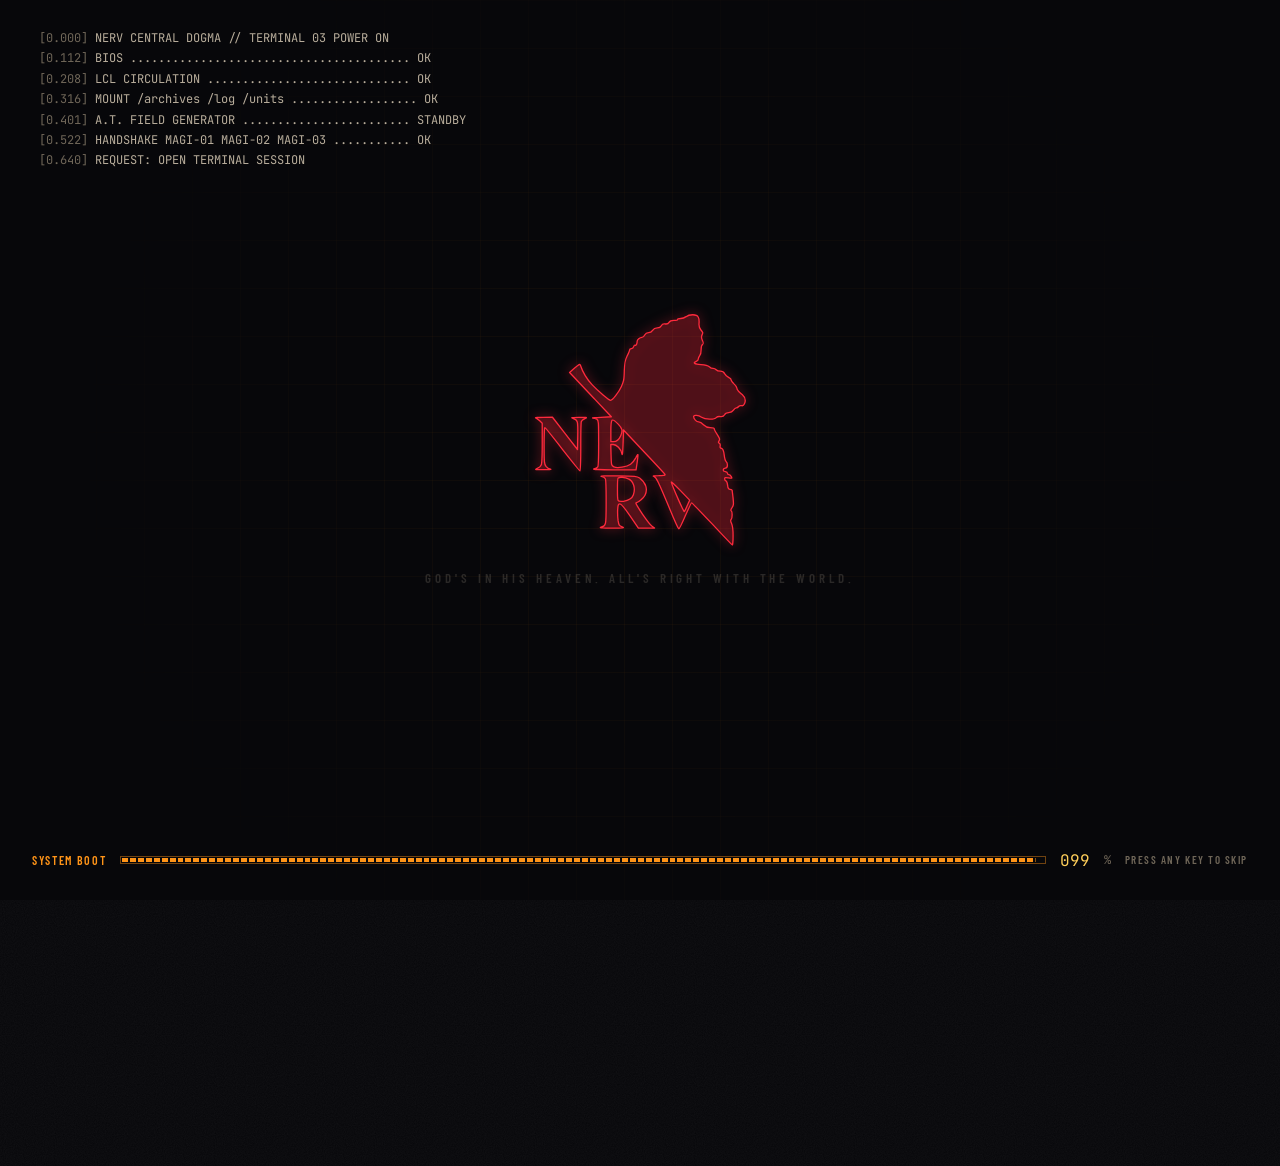
<file: index.html>
<!DOCTYPE html><html data-astro-transition-scope="astro-gyrtbwwo-1" lang="zh-CN" data-theme="magi" data-fx="full"> <head><meta charset="utf-8"><meta name="viewport" content="width=device-width, initial-scale=1, viewport-fit=cover"><script>
  (function () {
    var THEMES = ["magi", "unit01", "unit02", "angel"];
    var FX = ["full", "low", "off"];
    function state() {
      var t = null, f = null;
      try {
        t = localStorage.getItem("nerv:theme");
        f = localStorage.getItem("nerv:fx");
        if (sessionStorage.getItem("nerv:angel") === "1") t = "angel";
      } catch (e) {}
      if (THEMES.indexOf(t) < 0) t = "magi";
      if (FX.indexOf(f) < 0) {
        var reduce = matchMedia("(prefers-reduced-motion: reduce)").matches;
        var coarse = matchMedia("(pointer: coarse)").matches;
        f = reduce || coarse ? "low" : "full";
      }
      return { t: t, f: f };
    }
    function apply(doc) {
      var s = state();
      doc.documentElement.dataset.theme = s.t;
      doc.documentElement.dataset.fx = s.f;
    }
    apply(document);
    // boot sequence: hide the shell before first paint (once per session)
    try {
      if (document.documentElement.dataset.fx !== "off" && !sessionStorage.getItem("nerv:booted")) {
        document.documentElement.classList.add("booting");
        // safety net if the boot script never runs
        setTimeout(function () {
          if (!sessionStorage.getItem("nerv:booted")) document.documentElement.classList.remove("booting");
        }, 6000);
      }
    } catch (e) {}
    document.addEventListener("astro:before-swap", function (e) {
      apply(e.newDocument);
      // root attributes are replaced on swap: carry over runtime capability classes
      ["has-webgl", "has-crosshair"].forEach(function (c) {
        if (document.documentElement.classList.contains(c)) e.newDocument.documentElement.classList.add(c);
      });
    });
  })();
</script><title>NERV-BASE // 特務機関ネルフ・ベース</title><meta name="description" content="NERV-BASE 机密档案库 —— 技术笔记、工作日志与机体档案。"><link rel="canonical" href="https://nerv-base.com/"><meta name="theme-color" content="#07070a"><meta name="color-scheme" content="dark"><meta name="generator" content="Astro v7.4.2"><link rel="icon" href="/favicon.svg" type="image/svg+xml"><link rel="apple-touch-icon" href="/apple-touch-icon.png"><link rel="alternate" type="application/rss+xml" title="NERV-BASE" href="/rss.xml"><link rel="sitemap" href="/sitemap-index.xml"><meta property="og:site_name" content="NERV-BASE"><meta property="og:title" content="NERV-BASE"><meta property="og:description" content="NERV-BASE 机密档案库 —— 技术笔记、工作日志与机体档案。"><meta property="og:type" content="website"><meta property="og:url" content="https://nerv-base.com/"><meta property="og:image" content="https://nerv-base.com/og/default.png"><meta property="og:image:width" content="1200"><meta property="og:image:height" content="630"><meta property="og:locale" content="zh_CN"><meta name="twitter:card" content="summary_large_image"><meta name="twitter:image" content="https://nerv-base.com/og/default.png"><link rel="preload" href="/fonts/eva-ming.076a8bb2.woff2" as="font" type="font/woff2" crossorigin> <style>@font-face{font-family:"EvaMing";src:url("/fonts/eva-ming.076a8bb2.woff2") format("woff2");font-weight:100 900;font-style:normal;font-display:swap;}</style><script defer src="https://umami.nerv-base.com/script.js" data-website-id="9819e1de-2ad7-4efb-9c79-26a27632ddd4" data-domains="nerv-base.com"></script><meta name="astro-view-transitions-enabled" content="true"> <meta name="astro-view-transitions-fallback" content="animate"><script type="module" src="/_astro/ClientRouter.astro_astro_type_script_index_0_lang.Cl372-C-.js"></script><link rel="stylesheet" href="/_astro/Base.BoJgZ5zO.css"><style>.mini-log[data-astro-cid-lcdefpme] p{color:var(--c-fg-2);margin:0;font-size:.875rem}.mini-log[data-astro-cid-lcdefpme] img{display:none}.mini-log[data-astro-cid-lcdefpme] p:has(>img):after{content:"▣ IMG";font-family:var(--f-hud);letter-spacing:.16em;color:var(--c-fg-3);margin-left:.25rem;font-size:.6875rem}.mini-log[data-astro-cid-lcdefpme]{-webkit-line-clamp:3;-webkit-box-orient:vertical;display:-webkit-box;overflow:hidden}
</style><link rel="stylesheet" href="/_astro/code999.D8M2jxet.css"><link rel="stylesheet" href="/_astro/waline.vwYoXT3E.css"><script type="module" src="/_astro/page.DPstRSKW.js"></script><style>[data-astro-transition-scope="astro-gyrtbwwo-1"] { view-transition-name: astro-gyrtbwwo-1; }@layer astro { ::view-transition-old(astro-gyrtbwwo-1) { animation: none; opacity: 0; mix-blend-mode: normal; }::view-transition-new(astro-gyrtbwwo-1) { animation: none; mix-blend-mode: normal; }::view-transition-group(astro-gyrtbwwo-1) { animation: none } }[data-astro-transition-fallback="old"] [data-astro-transition-scope="astro-gyrtbwwo-1"],
			[data-astro-transition-fallback="old"][data-astro-transition-scope="astro-gyrtbwwo-1"] { animation: none; mix-blend-mode: normal; }[data-astro-transition-fallback="new"] [data-astro-transition-scope="astro-gyrtbwwo-1"],
			[data-astro-transition-fallback="new"][data-astro-transition-scope="astro-gyrtbwwo-1"] { animation: none; mix-blend-mode: normal; }</style><style>[data-astro-transition-scope="astro-iywf7oe7-2"] { view-transition-name: stage; }@layer astro { ::view-transition-old(stage) { 
	animation-duration: 110ms;
	animation-timing-function: steps(2, end);
	animation-fill-mode: both;
	animation-name: nerv-sig-out; }::view-transition-new(stage) { 
	animation-duration: 460ms;
	animation-timing-function: cubic-bezier(0.16, 1, 0.3, 1);
	animation-fill-mode: both;
	animation-name: nerv-sig-in; }[data-astro-transition=back]::view-transition-old(stage) { 
	animation-duration: 110ms;
	animation-timing-function: steps(2, end);
	animation-fill-mode: both;
	animation-name: nerv-sig-out; }[data-astro-transition=back]::view-transition-new(stage) { 
	animation-duration: 460ms;
	animation-timing-function: cubic-bezier(0.16, 1, 0.3, 1);
	animation-fill-mode: both;
	animation-name: nerv-sig-in-back; } }[data-astro-transition-fallback="old"] [data-astro-transition-scope="astro-iywf7oe7-2"],
			[data-astro-transition-fallback="old"][data-astro-transition-scope="astro-iywf7oe7-2"] { 
	animation-duration: 110ms;
	animation-timing-function: steps(2, end);
	animation-fill-mode: both;
	animation-name: nerv-sig-out; }[data-astro-transition-fallback="new"] [data-astro-transition-scope="astro-iywf7oe7-2"],
			[data-astro-transition-fallback="new"][data-astro-transition-scope="astro-iywf7oe7-2"] { 
	animation-duration: 460ms;
	animation-timing-function: cubic-bezier(0.16, 1, 0.3, 1);
	animation-fill-mode: both;
	animation-name: nerv-sig-in; }[data-astro-transition=back][data-astro-transition-fallback="old"] [data-astro-transition-scope="astro-iywf7oe7-2"],
			[data-astro-transition=back][data-astro-transition-fallback="old"][data-astro-transition-scope="astro-iywf7oe7-2"] { 
	animation-duration: 110ms;
	animation-timing-function: steps(2, end);
	animation-fill-mode: both;
	animation-name: nerv-sig-out; }[data-astro-transition=back][data-astro-transition-fallback="new"] [data-astro-transition-scope="astro-iywf7oe7-2"],
			[data-astro-transition=back][data-astro-transition-fallback="new"][data-astro-transition-scope="astro-iywf7oe7-2"] { 
	animation-duration: 460ms;
	animation-timing-function: cubic-bezier(0.16, 1, 0.3, 1);
	animation-fill-mode: both;
	animation-name: nerv-sig-in-back; }</style></head> <body data-variant="home"> <a class="skip-link" href="#main">跳到正文 / SKIP</a> <canvas data-astro-transition-persist="hexfield" id="hexfield" class="hexfield" aria-hidden="true"></canvas> <div class="hex-fallback" aria-hidden="true"></div> <div data-astro-transition-persist="crt" class="crt" aria-hidden="true"><i class="crt-noise"></i></div> <div class="shell"> <header data-astro-transition-persist="statusbar" class="statusbar" data-astro-cid-nuzon3mj> <a class="sb-brand" href="/" aria-label="NERV-BASE 首页" data-lock data-astro-cid-nuzon3mj> <svg class="nerv-logo sb-logo" viewBox="52 12 234 254" role="img" aria-label="NERV" xmlns="http://www.w3.org/2000/svg" data-astro-cid-7beclvjf> <title>NERV</title> <g class="emblem" data-astro-cid-7beclvjf> <path d="M218.0 18.0C216.6 19.1 214.0 20.0 212.3 20.0C210.5 20.0 209.0 20.4 209.0 21.0C209.0 21.5 207.2 22.0 205.0 22.0C202.0 22.0 200.8 22.5 199.9 24.1C199.1 25.7 198.1 26.1 195.8 25.8C193.4 25.4 192.6 25.8 191.7 27.7C190.9 29.4 189.9 30.0 187.4 30.0C184.9 30.0 183.6 30.7 182.4 32.5C181.3 34.2 179.8 35.0 178.1 35.0C176.2 35.0 174.9 35.8 174.0 37.5C173.3 38.9 172.0 40.0 171.1 40.0C168.8 40.1 166.0 42.4 166.0 44.3C166.0 46.9 164.9 49.0 163.8 48.4C163.3 48.1 162.6 48.7 162.3 49.9C162.0 51.1 161.0 52.0 159.9 52.0C158.8 52.0 158.0 52.5 158.0 53.2C158.0 53.8 156.8 56.8 155.3 59.9C152.9 64.8 152.5 66.9 152.3 75.9C152.1 85.1 151.7 87.1 149.1 92.6C146.3 98.7 139.7 107.0 137.8 107.0C136.1 107.0 124.5 97.3 118.2 90.6C113.0 85.0 107.8 76.3 105.6 69.7C105.1 68.1 104.3 68.5 99.5 72.7L94.1 77.5L98.9 82.5C101.5 85.2 111.5 95.8 121.1 106.0L138.5 124.5L127.5 125.1C121.4 125.4 117.5 125.7 118.8 125.8C120.1 125.9 122.0 126.5 123.1 127.0C124.9 128.0 125.0 129.4 125.0 152.3C125.0 165.6 124.6 177.1 124.1 177.8C123.6 178.6 121.7 179.6 119.9 180.0C117.9 180.5 126.2 180.8 140.6 180.9L164.8 181.0L165.9 173.5C167.4 163.2 167.3 162.8 164.5 168.2C163.1 170.7 160.7 173.8 159.0 175.0C154.9 177.9 144.8 179.5 141.2 177.8C138.5 176.5 138.5 176.3 138.2 165.2L137.9 154.0L140.5 154.0C144.1 154.0 148.7 158.8 149.7 163.6C150.3 166.6 150.6 164.1 151.0 153.0L151.5 138.6L173.5 161.9C185.6 174.7 195.7 185.6 195.8 186.1C196.0 186.6 192.9 187.0 188.8 187.1C183.3 187.1 182.1 187.4 183.8 188.0C186.4 189.1 188.3 193.0 201.1 223.7C205.7 234.9 209.9 243.9 210.3 243.7C210.8 243.6 213.9 237.3 217.2 229.7C220.6 222.2 223.6 216.0 223.9 216.0C224.3 216.0 234.0 226.0 245.5 238.2C257.0 250.5 266.7 260.6 267.2 260.8C267.6 261.0 268.0 256.7 268.0 251.2C268.0 244.1 267.5 240.4 266.4 238.1C265.2 235.7 265.1 234.5 265.9 233.7C267.3 232.3 267.4 225.3 266.0 224.5C265.4 224.1 265.7 222.8 266.9 221.2C268.6 218.8 268.7 217.6 268.0 211.0C267.5 206.9 267.1 203.2 267.0 202.8C267.0 202.4 266.0 202.0 264.8 201.8C262.9 201.6 262.4 200.8 262.2 197.5C262.0 195.3 261.2 193.1 260.4 192.7C259.6 192.3 259.0 191.2 259.0 190.4C259.0 189.1 259.8 189.0 263.1 189.5C267.0 190.2 267.1 190.1 266.1 188.1C265.4 186.9 264.3 186.0 263.5 186.0C262.7 186.0 262.0 185.4 262.0 184.6C262.0 183.8 261.0 183.0 259.8 182.8C258.5 182.6 257.5 181.8 257.5 181.0C257.5 180.2 258.5 179.4 259.8 179.2C261.5 178.9 262.0 178.2 262.0 176.1C262.0 174.5 261.4 172.7 260.6 172.1C259.8 171.4 258.9 168.2 258.5 164.8C257.9 160.0 257.4 158.7 255.8 158.2C254.4 157.9 253.9 157.1 254.3 155.4C254.5 154.0 254.1 152.9 253.3 152.6C252.2 152.2 252.2 151.7 253.1 150.1C254.2 148.5 253.8 147.5 251.2 143.4C249.4 140.8 248.0 138.1 248.0 137.3C248.0 136.4 246.6 136.0 243.7 136.0C240.2 136.0 238.8 135.4 236.5 133.0C234.9 131.3 232.6 130.0 231.4 130.0C229.1 130.0 226.0 126.7 226.0 124.3C226.0 122.3 231.1 122.8 234.5 125.0C238.4 127.6 248.1 127.8 250.1 125.4C251.0 124.3 252.4 124.0 254.6 124.3C257.2 124.7 257.9 124.4 258.9 122.4C259.7 120.5 260.7 120.0 263.4 120.0C265.9 120.0 267.2 119.4 268.4 117.5C269.3 116.1 270.7 115.0 271.4 115.0C272.1 115.0 273.3 114.4 273.9 113.6C274.6 112.8 275.9 112.4 277.0 112.7C278.4 113.1 279.3 112.5 280.1 110.7C281.6 107.5 280.6 103.5 277.7 100.9C276.5 99.8 274.7 98.2 273.8 97.3C272.8 96.4 272.0 94.9 272.0 94.0C272.0 93.1 270.7 91.1 269.0 89.5C267.4 87.9 266.0 86.0 266.0 85.3C266.0 84.6 264.7 83.4 263.2 82.6C261.7 81.8 259.8 80.0 259.0 78.6C258.0 76.6 256.9 76.0 254.5 76.0C252.7 76.0 250.7 75.3 250.0 74.5C249.3 73.7 247.8 73.0 246.7 73.0C245.6 73.0 243.8 72.2 242.7 71.2C241.4 70.1 238.5 69.3 233.9 69.0C226.7 68.5 224.9 67.2 228.8 65.5C230.0 65.0 231.0 63.8 231.0 63.0C231.0 62.1 231.7 60.5 232.5 59.4C233.3 58.4 234.0 55.5 234.0 53.1C234.0 50.5 234.6 48.3 235.5 47.6C236.8 46.6 236.7 46.1 235.3 43.2C234.0 40.4 233.9 39.5 235.0 37.4C236.2 35.2 236.1 34.7 233.8 32.2C231.7 29.9 231.4 28.8 231.8 25.1C232.0 22.6 231.7 19.8 230.9 18.4C229.9 16.4 228.9 16.0 225.1 16.0C222.1 16.0 219.6 16.7 218.0 18.0ZM145.8 132.3C150.4 137.0 150.8 139.1 148.5 144.7C146.6 149.1 144.4 150.9 140.8 151.0L138.0 151.0L138.0 139.5C138.0 126.0 138.8 125.2 145.8 132.3ZM219.3 218.8C218.0 222.0 216.5 224.8 216.1 225.3C215.5 225.9 204.0 199.9 202.3 194.0C202.1 193.2 206.3 197.2 211.8 202.8L221.8 213.2L219.3 218.8Z" data-astro-cid-7beclvjf></path><path d="M58.0 125.7C58.8 126.0 60.7 127.4 62.3 128.8L65.0 131.4L65.0 152.1C65.0 163.5 64.6 174.0 64.0 175.5C63.5 176.9 61.6 178.7 59.8 179.5C56.7 180.8 57.1 180.9 66.5 180.8C72.0 180.8 75.3 180.5 73.8 180.3C72.3 180.1 70.1 178.7 69.0 177.3C67.2 174.9 67.0 173.3 67.0 155.4C67.0 144.7 67.3 136.0 67.8 136.1C68.2 136.1 76.6 146.4 86.5 159.1C96.4 171.7 104.8 182.0 105.3 182.0C105.7 182.0 106.0 170.6 106.0 156.6C106.0 142.6 106.3 130.4 106.6 129.5C107.0 128.5 108.7 127.2 110.4 126.4C113.3 125.2 112.8 125.1 104.0 125.1C96.6 125.2 95.2 125.4 97.6 126.1C102.8 127.6 103.1 128.5 102.8 144.6L102.5 159.3L89.2 142.2L75.9 125.0L66.2 125.1C60.9 125.1 57.2 125.4 58.0 125.7Z" data-astro-cid-7beclvjf></path><path d="M127.9 188.0C129.7 188.4 131.6 189.4 132.1 190.2C132.6 190.9 133.0 202.1 133.0 215.1C133.0 240.7 133.1 240.2 127.3 242.0C125.5 242.5 129.5 242.8 139.0 242.9C151.5 242.9 153.0 242.7 150.0 241.7C146.8 240.6 146.5 240.1 145.7 235.0C145.3 232.0 145.1 226.8 145.2 223.5C145.5 218.4 145.8 217.5 147.5 217.2C149.1 217.0 151.5 219.8 158.4 230.0L167.3 243.0L175.9 243.0L184.5 242.9L181.8 240.9C178.2 238.2 163.4 216.7 164.8 216.2C168.0 215.2 172.7 211.1 174.3 208.0C177.5 201.7 175.3 194.6 168.6 189.6C166.1 187.7 164.3 187.5 145.2 187.3C132.4 187.2 125.8 187.4 127.9 188.0ZM156.6 190.5C162.1 192.8 164.5 200.5 161.9 207.8C160.5 211.8 157.7 213.5 151.4 214.4C147.2 214.9 146.1 214.7 145.6 213.4C144.8 211.3 144.8 190.5 145.7 189.7C146.8 188.5 152.9 188.9 156.6 190.5Z" data-astro-cid-7beclvjf></path> </g>  </svg> <span class="sb-name hud" data-astro-cid-nuzon3mj>NERV-BASE</span> </a> <div class="sb-path mono" aria-label="当前位置" data-astro-cid-nuzon3mj> <span class="dim" data-astro-cid-nuzon3mj>MAGI://</span><span class="sb-path-text" data-decode="420" data-astro-cid-nuzon3mj>CENTRAL-DOGMA</span><span class="blink" data-astro-cid-nuzon3mj>_</span> </div> <dl class="sb-gauges" aria-label="系统状态" data-astro-cid-nuzon3mj> <div class="sb-g" data-astro-cid-nuzon3mj> <dt data-astro-cid-nuzon3mj>SYNC</dt> <dd class="mono" data-hud="sync" data-astro-cid-nuzon3mj>41.3%</dd> </div> <div class="sb-g" data-astro-cid-nuzon3mj> <dt data-astro-cid-nuzon3mj>ACTIVE</dt> <dd class="mono" data-hud="online" data-astro-cid-nuzon3mj>--</dd> </div> <div class="sb-g sb-alert" data-astro-cid-nuzon3mj> <dt data-astro-cid-nuzon3mj>ALERT</dt> <dd class="mono" data-hud="alert" data-astro-cid-nuzon3mj>GREEN</dd> </div> <div class="sb-g sb-clock" data-astro-cid-nuzon3mj> <dt data-astro-cid-nuzon3mj>UTC+8</dt> <dd class="mono" data-hud="clock" data-astro-cid-nuzon3mj>--:--:--</dd> </div> </dl> <div class="sb-ctrl" data-astro-cid-nuzon3mj> <button class="sb-btn hud" type="button" data-action="fx" aria-label="切换特效强度" title="特效强度 FULL / LOW / OFF" data-astro-cid-nuzon3mj>
FX:<b data-hud="fx" data-astro-cid-nuzon3mj>FULL</b> </button> <div class="sb-themes" role="radiogroup" aria-label="配色" data-astro-cid-nuzon3mj> <button class="sb-theme" type="button" role="radio" data-theme-btn="magi" aria-label="MAGI 琥珀 / 警报红" title="MAGI — 琥珀 / 警报红" data-astro-cid-nuzon3mj> <i data-astro-cid-nuzon3mj></i> </button><button class="sb-theme" type="button" role="radio" data-theme-btn="unit01" aria-label="UNIT-01 初号机 紫 / 荧光绿" title="UNIT-01 — 初号机 紫 / 荧光绿" data-astro-cid-nuzon3mj> <i data-astro-cid-nuzon3mj></i> </button><button class="sb-theme" type="button" role="radio" data-theme-btn="unit02" aria-label="UNIT-02 二号机 红 / 橙" title="UNIT-02 — 二号机 红 / 橙" data-astro-cid-nuzon3mj> <i data-astro-cid-nuzon3mj></i> </button> </div> <button class="sb-btn hud" type="button" data-action="console" aria-label="打开命令控制台" title="控制台 ( ` / Ctrl+K )" data-astro-cid-nuzon3mj> <span aria-hidden="true" data-astro-cid-nuzon3mj>&gt;_</span><kbd data-astro-cid-nuzon3mj>`</kbd> </button> </div> </header> <nav class="rail" aria-label="主导航" data-astro-cid-zh2wcfwb> <div class="rail-head hud" data-astro-cid-zh2wcfwb> <span data-astro-cid-zh2wcfwb>SECTOR</span><span class="dim" data-astro-cid-zh2wcfwb>// GEOFRONT</span> </div> <ul class="rail-list" data-astro-cid-zh2wcfwb> <li data-astro-cid-zh2wcfwb> <a class="rail-item active" href="/" aria-current="page" data-astro-cid-zh2wcfwb> <span class="ri-code mono" data-astro-cid-zh2wcfwb>00</span> <span class="ri-text" data-astro-cid-zh2wcfwb> <span class="ri-label" data-astro-cid-zh2wcfwb>中央作战室</span> <span class="ri-en hud" data-decode-hover data-astro-cid-zh2wcfwb>CENTRAL DOGMA</span> </span> <span class="ri-mark" aria-hidden="true" data-astro-cid-zh2wcfwb></span> </a> </li><li data-astro-cid-zh2wcfwb> <a class="rail-item" href="/archives/" data-astro-cid-zh2wcfwb> <span class="ri-code mono" data-astro-cid-zh2wcfwb>01</span> <span class="ri-text" data-astro-cid-zh2wcfwb> <span class="ri-label" data-astro-cid-zh2wcfwb>机密档案</span> <span class="ri-en hud" data-decode-hover data-astro-cid-zh2wcfwb>ARCHIVES</span> </span> <span class="ri-mark" aria-hidden="true" data-astro-cid-zh2wcfwb></span> </a> </li><li data-astro-cid-zh2wcfwb> <a class="rail-item" href="/log/" data-astro-cid-zh2wcfwb> <span class="ri-code mono" data-astro-cid-zh2wcfwb>02</span> <span class="ri-text" data-astro-cid-zh2wcfwb> <span class="ri-label" data-astro-cid-zh2wcfwb>工作日志</span> <span class="ri-en hud" data-decode-hover data-astro-cid-zh2wcfwb>LOG</span> </span> <span class="ri-mark" aria-hidden="true" data-astro-cid-zh2wcfwb></span> </a> </li><li data-astro-cid-zh2wcfwb> <a class="rail-item" href="/units/" data-astro-cid-zh2wcfwb> <span class="ri-code mono" data-astro-cid-zh2wcfwb>03</span> <span class="ri-text" data-astro-cid-zh2wcfwb> <span class="ri-label" data-astro-cid-zh2wcfwb>机体档案</span> <span class="ri-en hud" data-decode-hover data-astro-cid-zh2wcfwb>UNITS</span> </span> <span class="ri-mark" aria-hidden="true" data-astro-cid-zh2wcfwb></span> </a> </li><li data-astro-cid-zh2wcfwb> <a class="rail-item" href="/pilot/" data-astro-cid-zh2wcfwb> <span class="ri-code mono" data-astro-cid-zh2wcfwb>04</span> <span class="ri-text" data-astro-cid-zh2wcfwb> <span class="ri-label" data-astro-cid-zh2wcfwb>驾驶员</span> <span class="ri-en hud" data-decode-hover data-astro-cid-zh2wcfwb>PILOT</span> </span> <span class="ri-mark" aria-hidden="true" data-astro-cid-zh2wcfwb></span> </a> </li><li data-astro-cid-zh2wcfwb> <a class="rail-item" href="/branches/" data-astro-cid-zh2wcfwb> <span class="ri-code mono" data-astro-cid-zh2wcfwb>05</span> <span class="ri-text" data-astro-cid-zh2wcfwb> <span class="ri-label" data-astro-cid-zh2wcfwb>各国支部</span> <span class="ri-en hud" data-decode-hover data-astro-cid-zh2wcfwb>BRANCHES</span> </span> <span class="ri-mark" aria-hidden="true" data-astro-cid-zh2wcfwb></span> </a> </li> </ul> <div class="rail-foot" data-astro-cid-zh2wcfwb> <div class="stripes" aria-hidden="true" data-astro-cid-zh2wcfwb></div> <dl class="rail-stats" data-astro-cid-zh2wcfwb> <div data-astro-cid-zh2wcfwb><dt class="hud" data-astro-cid-zh2wcfwb>UPTIME</dt><dd class="mono" data-hud="uptime" data-since="2026-10-23T17:37:57+08:00" data-astro-cid-zh2wcfwb>--</dd></div> <div data-astro-cid-zh2wcfwb><dt class="hud" data-astro-cid-zh2wcfwb>TODAY</dt><dd class="mono" data-hud="today" data-astro-cid-zh2wcfwb>--</dd></div> <div data-astro-cid-zh2wcfwb><dt class="hud" data-astro-cid-zh2wcfwb>TOTAL</dt><dd class="mono" data-hud="total" data-astro-cid-zh2wcfwb>--</dd></div> </dl> <div class="rail-links hud" data-astro-cid-zh2wcfwb> <a href="/rss.xml" data-astro-reload data-astro-cid-zh2wcfwb>RSS</a> <a href="https://github.com/zzstar101" target="_blank" rel="noopener" data-astro-cid-zh2wcfwb>GITHUB</a> <a href="/search/" data-astro-cid-zh2wcfwb>SEARCH</a> </div> <p class="rail-motto jp" data-astro-cid-zh2wcfwb>人類補完計画</p> </div> </nav> <div data-astro-transition-scope="astro-iywf7oe7-2" class="stage"> <main id="main" class="main" data-path="CENTRAL-DOGMA" tabindex="-1">  <section class="home-hero panel" data-astro-cid-lcdefpme> <div class="hh-bg" aria-hidden="true" data-astro-cid-lcdefpme></div> <div data-astro-cid-lcdefpme> <span class="label" data-astro-cid-lcdefpme>特務機関 NERV // 第3新東京市 本部 // TERMINAL 03</span> <h1 class="eva-title" data-astro-cid-lcdefpme><span data-decode="900" data-astro-cid-lcdefpme>NERV</span><span class="red" data-astro-cid-lcdefpme>-</span><span data-decode="1100" data-astro-cid-lcdefpme>BASE</span></h1> <p class="hh-jp jp" data-astro-cid-lcdefpme>特務機関ネルフ・ベース</p> <p class="hh-motto hud" data-astro-cid-lcdefpme>GOD&#39;S IN HIS HEAVEN. ALL&#39;S RIGHT WITH THE WORLD.</p> </div> <svg class="nerv-logo hh-logo" viewBox="26 10 262 304" role="img" aria-label="NERV" xmlns="http://www.w3.org/2000/svg" data-astro-cid-7beclvjf> <title>NERV</title> <g class="emblem" data-astro-cid-7beclvjf> <path d="M218.0 18.0C216.6 19.1 214.0 20.0 212.3 20.0C210.5 20.0 209.0 20.4 209.0 21.0C209.0 21.5 207.2 22.0 205.0 22.0C202.0 22.0 200.8 22.5 199.9 24.1C199.1 25.7 198.1 26.1 195.8 25.8C193.4 25.4 192.6 25.8 191.7 27.7C190.9 29.4 189.9 30.0 187.4 30.0C184.9 30.0 183.6 30.7 182.4 32.5C181.3 34.2 179.8 35.0 178.1 35.0C176.2 35.0 174.9 35.8 174.0 37.5C173.3 38.9 172.0 40.0 171.1 40.0C168.8 40.1 166.0 42.4 166.0 44.3C166.0 46.9 164.9 49.0 163.8 48.4C163.3 48.1 162.6 48.7 162.3 49.9C162.0 51.1 161.0 52.0 159.9 52.0C158.8 52.0 158.0 52.5 158.0 53.2C158.0 53.8 156.8 56.8 155.3 59.9C152.9 64.8 152.5 66.9 152.3 75.9C152.1 85.1 151.7 87.1 149.1 92.6C146.3 98.7 139.7 107.0 137.8 107.0C136.1 107.0 124.5 97.3 118.2 90.6C113.0 85.0 107.8 76.3 105.6 69.7C105.1 68.1 104.3 68.5 99.5 72.7L94.1 77.5L98.9 82.5C101.5 85.2 111.5 95.8 121.1 106.0L138.5 124.5L127.5 125.1C121.4 125.4 117.5 125.7 118.8 125.8C120.1 125.9 122.0 126.5 123.1 127.0C124.9 128.0 125.0 129.4 125.0 152.3C125.0 165.6 124.6 177.1 124.1 177.8C123.6 178.6 121.7 179.6 119.9 180.0C117.9 180.5 126.2 180.8 140.6 180.9L164.8 181.0L165.9 173.5C167.4 163.2 167.3 162.8 164.5 168.2C163.1 170.7 160.7 173.8 159.0 175.0C154.9 177.9 144.8 179.5 141.2 177.8C138.5 176.5 138.5 176.3 138.2 165.2L137.9 154.0L140.5 154.0C144.1 154.0 148.7 158.8 149.7 163.6C150.3 166.6 150.6 164.1 151.0 153.0L151.5 138.6L173.5 161.9C185.6 174.7 195.7 185.6 195.8 186.1C196.0 186.6 192.9 187.0 188.8 187.1C183.3 187.1 182.1 187.4 183.8 188.0C186.4 189.1 188.3 193.0 201.1 223.7C205.7 234.9 209.9 243.9 210.3 243.7C210.8 243.6 213.9 237.3 217.2 229.7C220.6 222.2 223.6 216.0 223.9 216.0C224.3 216.0 234.0 226.0 245.5 238.2C257.0 250.5 266.7 260.6 267.2 260.8C267.6 261.0 268.0 256.7 268.0 251.2C268.0 244.1 267.5 240.4 266.4 238.1C265.2 235.7 265.1 234.5 265.9 233.7C267.3 232.3 267.4 225.3 266.0 224.5C265.4 224.1 265.7 222.8 266.9 221.2C268.6 218.8 268.7 217.6 268.0 211.0C267.5 206.9 267.1 203.2 267.0 202.8C267.0 202.4 266.0 202.0 264.8 201.8C262.9 201.6 262.4 200.8 262.2 197.5C262.0 195.3 261.2 193.1 260.4 192.7C259.6 192.3 259.0 191.2 259.0 190.4C259.0 189.1 259.8 189.0 263.1 189.5C267.0 190.2 267.1 190.1 266.1 188.1C265.4 186.9 264.3 186.0 263.5 186.0C262.7 186.0 262.0 185.4 262.0 184.6C262.0 183.8 261.0 183.0 259.8 182.8C258.5 182.6 257.5 181.8 257.5 181.0C257.5 180.2 258.5 179.4 259.8 179.2C261.5 178.9 262.0 178.2 262.0 176.1C262.0 174.5 261.4 172.7 260.6 172.1C259.8 171.4 258.9 168.2 258.5 164.8C257.9 160.0 257.4 158.7 255.8 158.2C254.4 157.9 253.9 157.1 254.3 155.4C254.5 154.0 254.1 152.9 253.3 152.6C252.2 152.2 252.2 151.7 253.1 150.1C254.2 148.5 253.8 147.5 251.2 143.4C249.4 140.8 248.0 138.1 248.0 137.3C248.0 136.4 246.6 136.0 243.7 136.0C240.2 136.0 238.8 135.4 236.5 133.0C234.9 131.3 232.6 130.0 231.4 130.0C229.1 130.0 226.0 126.7 226.0 124.3C226.0 122.3 231.1 122.8 234.5 125.0C238.4 127.6 248.1 127.8 250.1 125.4C251.0 124.3 252.4 124.0 254.6 124.3C257.2 124.7 257.9 124.4 258.9 122.4C259.7 120.5 260.7 120.0 263.4 120.0C265.9 120.0 267.2 119.4 268.4 117.5C269.3 116.1 270.7 115.0 271.4 115.0C272.1 115.0 273.3 114.4 273.9 113.6C274.6 112.8 275.9 112.4 277.0 112.7C278.4 113.1 279.3 112.5 280.1 110.7C281.6 107.5 280.6 103.5 277.7 100.9C276.5 99.8 274.7 98.2 273.8 97.3C272.8 96.4 272.0 94.9 272.0 94.0C272.0 93.1 270.7 91.1 269.0 89.5C267.4 87.9 266.0 86.0 266.0 85.3C266.0 84.6 264.7 83.4 263.2 82.6C261.7 81.8 259.8 80.0 259.0 78.6C258.0 76.6 256.9 76.0 254.5 76.0C252.7 76.0 250.7 75.3 250.0 74.5C249.3 73.7 247.8 73.0 246.7 73.0C245.6 73.0 243.8 72.2 242.7 71.2C241.4 70.1 238.5 69.3 233.9 69.0C226.7 68.5 224.9 67.2 228.8 65.5C230.0 65.0 231.0 63.8 231.0 63.0C231.0 62.1 231.7 60.5 232.5 59.4C233.3 58.4 234.0 55.5 234.0 53.1C234.0 50.5 234.6 48.3 235.5 47.6C236.8 46.6 236.7 46.1 235.3 43.2C234.0 40.4 233.9 39.5 235.0 37.4C236.2 35.2 236.1 34.7 233.8 32.2C231.7 29.9 231.4 28.8 231.8 25.1C232.0 22.6 231.7 19.8 230.9 18.4C229.9 16.4 228.9 16.0 225.1 16.0C222.1 16.0 219.6 16.7 218.0 18.0ZM145.8 132.3C150.4 137.0 150.8 139.1 148.5 144.7C146.6 149.1 144.4 150.9 140.8 151.0L138.0 151.0L138.0 139.5C138.0 126.0 138.8 125.2 145.8 132.3ZM219.3 218.8C218.0 222.0 216.5 224.8 216.1 225.3C215.5 225.9 204.0 199.9 202.3 194.0C202.1 193.2 206.3 197.2 211.8 202.8L221.8 213.2L219.3 218.8Z" data-astro-cid-7beclvjf></path><path d="M58.0 125.7C58.8 126.0 60.7 127.4 62.3 128.8L65.0 131.4L65.0 152.1C65.0 163.5 64.6 174.0 64.0 175.5C63.5 176.9 61.6 178.7 59.8 179.5C56.7 180.8 57.1 180.9 66.5 180.8C72.0 180.8 75.3 180.5 73.8 180.3C72.3 180.1 70.1 178.7 69.0 177.3C67.2 174.9 67.0 173.3 67.0 155.4C67.0 144.7 67.3 136.0 67.8 136.1C68.2 136.1 76.6 146.4 86.5 159.1C96.4 171.7 104.8 182.0 105.3 182.0C105.7 182.0 106.0 170.6 106.0 156.6C106.0 142.6 106.3 130.4 106.6 129.5C107.0 128.5 108.7 127.2 110.4 126.4C113.3 125.2 112.8 125.1 104.0 125.1C96.6 125.2 95.2 125.4 97.6 126.1C102.8 127.6 103.1 128.5 102.8 144.6L102.5 159.3L89.2 142.2L75.9 125.0L66.2 125.1C60.9 125.1 57.2 125.4 58.0 125.7Z" data-astro-cid-7beclvjf></path><path d="M127.9 188.0C129.7 188.4 131.6 189.4 132.1 190.2C132.6 190.9 133.0 202.1 133.0 215.1C133.0 240.7 133.1 240.2 127.3 242.0C125.5 242.5 129.5 242.8 139.0 242.9C151.5 242.9 153.0 242.7 150.0 241.7C146.8 240.6 146.5 240.1 145.7 235.0C145.3 232.0 145.1 226.8 145.2 223.5C145.5 218.4 145.8 217.5 147.5 217.2C149.1 217.0 151.5 219.8 158.4 230.0L167.3 243.0L175.9 243.0L184.5 242.9L181.8 240.9C178.2 238.2 163.4 216.7 164.8 216.2C168.0 215.2 172.7 211.1 174.3 208.0C177.5 201.7 175.3 194.6 168.6 189.6C166.1 187.7 164.3 187.5 145.2 187.3C132.4 187.2 125.8 187.4 127.9 188.0ZM156.6 190.5C162.1 192.8 164.5 200.5 161.9 207.8C160.5 211.8 157.7 213.5 151.4 214.4C147.2 214.9 146.1 214.7 145.6 213.4C144.8 211.3 144.8 190.5 145.7 189.7C146.8 188.5 152.9 188.9 156.6 190.5Z" data-astro-cid-7beclvjf></path> </g>  <path id="nerv-arc-hsa5fc" d="M34.99 219.07 A146 146 0 0 0 260.25 273.15" fill="none" data-astro-cid-7beclvjf></path> <text class="motto" data-astro-cid-7beclvjf> <textPath href="#nerv-arc-hsa5fc" textLength="267.6" lengthAdjust="spacing" data-astro-cid-7beclvjf> GOD&#39;S IN HIS HEAVEN. ALL&#39;S RIGHT WITH THE WORLD </textPath> </text>  </svg> </section> <div class="magi" data-astro-cid-lcdefpme> <div class="magi-core" aria-hidden="true" data-astro-cid-lcdefpme> <div data-astro-cid-lcdefpme> <strong data-astro-cid-lcdefpme>MAGI</strong><br data-astro-cid-lcdefpme><span data-astro-cid-lcdefpme>3/3 ONLINE</span> </div> </div> <section class="mp mp-casper panel" aria-labelledby="mp-c" data-astro-cid-lcdefpme> <header class="mp-head" data-astro-cid-lcdefpme> <h2 class="mp-name" id="mp-c" data-astro-cid-lcdefpme>CASPER<b data-astro-cid-lcdefpme>·3</b></h2> <span class="mp-role" data-astro-cid-lcdefpme>机体档案</span> <span class="mp-lamp on" data-astro-cid-lcdefpme>可決</span> </header> <div class="mp-body" data-astro-cid-lcdefpme> <ul class="mini-list" data-astro-cid-lcdefpme> <li data-astro-cid-lcdefpme> <span class="mono" data-astro-cid-lcdefpme> PROD-00 · <span class="status-active" data-astro-cid-lcdefpme>ACTIVE</span> </span> <a class="mini-title" href="/units/nerv-base/" data-astro-cid-lcdefpme>NERV-BASE</a> <p data-astro-cid-lcdefpme>本站。Astro 静态站 + 自建 Umami / Waline，NERV 终端风格界面与 WebGL A.T. 力场。</p> </li> </ul> </div> <footer class="mp-foot hud" data-astro-cid-lcdefpme><span class="dim" data-astro-cid-lcdefpme>UNITS</span><a href="/units/" data-astro-cid-lcdefpme>ALL UNITS →</a></footer> </section> <section class="mp mp-balthasar panel" aria-labelledby="mp-b" data-astro-cid-lcdefpme> <header class="mp-head" data-astro-cid-lcdefpme> <h2 class="mp-name" id="mp-b" data-astro-cid-lcdefpme>BALTHASAR<b data-astro-cid-lcdefpme>·2</b></h2> <span class="mp-role" data-astro-cid-lcdefpme>工作日志</span> <span class="mp-lamp on" data-astro-cid-lcdefpme>可決</span> </header> <div class="mp-body" data-astro-cid-lcdefpme> <ul class="mini-list" data-astro-cid-lcdefpme> <li data-astro-cid-lcdefpme> <span class="mono" data-astro-cid-lcdefpme>
[LOG] 2026.10.24 00:55 </span> <div class="mini-log" data-astro-cid-lcdefpme> <p>现在是日本时间10.24日，是トゲナシトゲアリ的传奇主唱井芹仁菜的生日。转发这个消息到5个群聊，Nina就会出来给你唱空之箱，我试过了，虽然是假的，还被人骂刺批。但今天真的是Nina的生日，Nina Iseri生日快乐！</p>
<p><img alt="图像" title="图像" loading="lazy" decoding="async" width="1848" height="2560" src="/_astro/htca-kkbqaav2pe-20261024-005510.BFp_kBWp_1QBMaJ.webp"></p> </div> </li><li data-astro-cid-lcdefpme> <span class="mono" data-astro-cid-lcdefpme>
[LOG] 2026.10.23 20:22 </span> <div class="mini-log" data-astro-cid-lcdefpme> <p>青猪也要完结了。。。</p>
<p>青春啊。。。</p>
<p><img alt="图像" title="图像" loading="lazy" decoding="async" width="1418" height="2000" src="/_astro/hu-a0omauaaaa-t-20261023-205936.C3oifvqP_11EKto.webp"></p> </div> </li><li data-astro-cid-lcdefpme> <span class="mono" data-astro-cid-lcdefpme>
[SORTIE] 2026.10.23 13:30 </span> <div class="mini-log" data-astro-cid-lcdefpme> <p>新终端上线。旧 Halo 实例与数据库已销毁，MAGI 三台全部重新同步。</p> </div> </li> </ul> </div> <footer class="mp-foot hud" data-astro-cid-lcdefpme><span class="dim" data-astro-cid-lcdefpme>LOG</span><a href="/log/" data-astro-cid-lcdefpme>FULL LOG →</a></footer> </section> <section class="mp mp-melchior panel" aria-labelledby="mp-m" data-astro-cid-lcdefpme> <header class="mp-head" data-astro-cid-lcdefpme> <h2 class="mp-name" id="mp-m" data-astro-cid-lcdefpme>MELCHIOR<b data-astro-cid-lcdefpme>·1</b></h2> <span class="mp-role" data-astro-cid-lcdefpme>最新机密档案</span> <span class="mp-lamp on" data-astro-cid-lcdefpme>可決</span> </header> <div class="mp-body" data-astro-cid-lcdefpme> <ul class="mel-list" data-astro-cid-lcdefpme> <li class="mel-item" data-astro-cid-lcdefpme> <a href="/archives/magi-reboot/" data-astro-cid-lcdefpme> <span class="mel-no" data-astro-cid-lcdefpme> DOC-2026-0001 · 2026.10.23 · 系统日志 </span> <span class="mel-title" data-astro-cid-lcdefpme>MAGI 重启：NERV-BASE 重建报告</span> <span class="mel-desc" data-astro-cid-lcdefpme>旧终端（Halo）已完全退役。本档案记录新终端的架构、部署链路与界面规范。</span> </a> </li> </ul> </div> <footer class="mp-foot hud" data-astro-cid-lcdefpme> <span class="dim" data-astro-cid-lcdefpme>1 FILES ON RECORD</span><a href="/archives/" data-astro-cid-lcdefpme>OPEN ARCHIVES →</a> </footer> </section> </div>  </main>  </div> </div> <div data-astro-transition-persist="ticker" class="ticker" aria-hidden="true" data-astro-cid-dja5l63r> <span class="tk-tag hud" data-astro-cid-dja5l63r>MAGI//FEED</span> <div class="tk-track" data-astro-cid-dja5l63r> <div class="tk-run" data-astro-cid-dja5l63r> <span class="tk-seq" data-astro-cid-dja5l63r> <span class="tk-item" data-astro-cid-dja5l63r> <i data-astro-cid-dja5l63r>◆</i> MAGI SYSTEM NOMINAL </span><span class="tk-item" data-astro-cid-dja5l63r> <i data-astro-cid-dja5l63r>◆</i> MELCHIOR-1 · BALTHASAR-2 · CASPER-3 :: 3/3 ONLINE </span><span class="tk-item" data-astro-cid-dja5l63r> <i data-astro-cid-dja5l63r>◆</i> TERMINAL DOGMA ACCESS RESTRICTED </span><span class="tk-item" data-astro-cid-dja5l63r> <i data-astro-cid-dja5l63r>◆</i> 第3新東京市 迎撃システム 稼働中 </span><span class="tk-item" data-astro-cid-dja5l63r> <i data-astro-cid-dja5l63r>◆</i> PATTERN BLUE NOT DETECTED </span><span class="tk-item" data-astro-cid-dja5l63r> <i data-astro-cid-dja5l63r>◆</i> LCL PURITY 99.89% </span><span class="tk-item" data-astro-cid-dja5l63r> <i data-astro-cid-dja5l63r>◆</i> PRESS [`] TO OPEN CONSOLE </span><span class="tk-item" data-astro-cid-dja5l63r> <i data-astro-cid-dja5l63r>◆</i> ALL&#39;S RIGHT WITH THE WORLD </span> <span class="tk-item tk-live" data-astro-cid-dja5l63r> <i data-astro-cid-dja5l63r>◆</i>
LAST SYNC <b data-hud="ts" data-astro-cid-dja5l63r>--:--</b> </span> </span><span class="tk-seq" data-astro-cid-dja5l63r> <span class="tk-item" data-astro-cid-dja5l63r> <i data-astro-cid-dja5l63r>◆</i> MAGI SYSTEM NOMINAL </span><span class="tk-item" data-astro-cid-dja5l63r> <i data-astro-cid-dja5l63r>◆</i> MELCHIOR-1 · BALTHASAR-2 · CASPER-3 :: 3/3 ONLINE </span><span class="tk-item" data-astro-cid-dja5l63r> <i data-astro-cid-dja5l63r>◆</i> TERMINAL DOGMA ACCESS RESTRICTED </span><span class="tk-item" data-astro-cid-dja5l63r> <i data-astro-cid-dja5l63r>◆</i> 第3新東京市 迎撃システム 稼働中 </span><span class="tk-item" data-astro-cid-dja5l63r> <i data-astro-cid-dja5l63r>◆</i> PATTERN BLUE NOT DETECTED </span><span class="tk-item" data-astro-cid-dja5l63r> <i data-astro-cid-dja5l63r>◆</i> LCL PURITY 99.89% </span><span class="tk-item" data-astro-cid-dja5l63r> <i data-astro-cid-dja5l63r>◆</i> PRESS [`] TO OPEN CONSOLE </span><span class="tk-item" data-astro-cid-dja5l63r> <i data-astro-cid-dja5l63r>◆</i> ALL&#39;S RIGHT WITH THE WORLD </span> <span class="tk-item tk-live" data-astro-cid-dja5l63r> <i data-astro-cid-dja5l63r>◆</i>
LAST SYNC <b data-hud="ts" data-astro-cid-dja5l63r>--:--</b> </span> </span> </div> </div> <span class="tk-tag tk-ver mono" data-astro-cid-dja5l63r>v3.0.1</span> </div> <div data-astro-transition-persist="glitch-overlay" class="glitch-overlay" id="glitch-overlay" aria-hidden="true"> <div class="bars"><i></i><i></i><i></i><i></i><i></i><i></i><i></i><i></i><i></i></div> <span class="tag">SIGNAL INTERRUPT</span> </div> <div data-astro-transition-persist="console" class="con" id="console" hidden data-astro-cid-s2q7kea5> <div class="con-backdrop" data-con-close data-astro-cid-s2q7kea5></div> <div class="con-win panel" role="dialog" aria-modal="true" aria-labelledby="con-title" data-astro-cid-s2q7kea5> <div class="panel-head con-head" data-astro-cid-s2q7kea5> <span class="label" id="con-title" data-astro-cid-s2q7kea5>MAGI // COMMAND CONSOLE</span> <span class="hud dim con-hint" data-astro-cid-s2q7kea5>ESC 关闭 · ↑↓ 选择 · ENTER 执行 · 输入 help</span> <button class="con-x hud" type="button" data-con-close aria-label="关闭控制台" data-astro-cid-s2q7kea5>×</button> </div> <div class="con-body" data-astro-cid-s2q7kea5> <ol class="con-log mono" aria-live="polite" data-astro-cid-s2q7kea5></ol> <ul class="con-results" role="listbox" aria-label="搜索结果" data-astro-cid-s2q7kea5></ul> </div> <form class="con-form mono" autocomplete="off" data-astro-cid-s2q7kea5> <label for="con-input" class="con-prompt" data-astro-cid-s2q7kea5>MAGI@nerv-base:~$</label> <input id="con-input" class="con-input" type="text" spellcheck="false" autocapitalize="off" placeholder="搜索档案，或输入命令 (help)" aria-controls="con-results" data-astro-cid-s2q7kea5> </form> </div> </div> <div data-astro-transition-persist="crosshair" class="xh" id="crosshair" aria-hidden="true" data-astro-cid-77f7aqh2> <div class="xh-ring" data-astro-cid-77f7aqh2><i data-astro-cid-77f7aqh2></i><i data-astro-cid-77f7aqh2></i><i data-astro-cid-77f7aqh2></i><i data-astro-cid-77f7aqh2></i></div> <div class="xh-dot" data-astro-cid-77f7aqh2></div> <div class="xh-coord mono" data-astro-cid-77f7aqh2></div> </div> <div class="boot" id="boot" hidden aria-hidden="true" data-astro-cid-amujrzzi> <div class="boot-grid" data-astro-cid-amujrzzi></div> <div class="boot-term mono" data-astro-cid-amujrzzi> <p class="boot-line" data-astro-cid-amujrzzi> <span class="dim" data-astro-cid-amujrzzi>[0.000]</span> NERV CENTRAL DOGMA // TERMINAL 03 POWER ON </p><p class="boot-line" data-astro-cid-amujrzzi> <span class="dim" data-astro-cid-amujrzzi>[0.112]</span> BIOS ........................................ OK </p><p class="boot-line" data-astro-cid-amujrzzi> <span class="dim" data-astro-cid-amujrzzi>[0.208]</span> LCL CIRCULATION ............................. OK </p><p class="boot-line" data-astro-cid-amujrzzi> <span class="dim" data-astro-cid-amujrzzi>[0.316]</span> MOUNT /archives /log /units .................. OK </p><p class="boot-line" data-astro-cid-amujrzzi> <span class="dim" data-astro-cid-amujrzzi>[0.401]</span> A.T. FIELD GENERATOR ........................ STANDBY </p><p class="boot-line" data-astro-cid-amujrzzi> <span class="dim" data-astro-cid-amujrzzi>[0.522]</span> HANDSHAKE MAGI-01 MAGI-02 MAGI-03 ........... OK </p><p class="boot-line" data-astro-cid-amujrzzi> <span class="dim" data-astro-cid-amujrzzi>[0.640]</span> REQUEST: OPEN TERMINAL SESSION </p> </div> <div class="boot-center" data-astro-cid-amujrzzi> <div class="boot-magi" data-astro-cid-amujrzzi> <div class="boot-magi-unit" data-astro-cid-amujrzzi> <span class="hud bm-name" data-astro-cid-amujrzzi> MELCHIOR·1 </span> <span class="boot-verdict jp" data-astro-cid-amujrzzi>可決</span> </div><div class="boot-magi-unit" data-astro-cid-amujrzzi> <span class="hud bm-name" data-astro-cid-amujrzzi> BALTHASAR·2 </span> <span class="boot-verdict jp" data-astro-cid-amujrzzi>可決</span> </div><div class="boot-magi-unit" data-astro-cid-amujrzzi> <span class="hud bm-name" data-astro-cid-amujrzzi> CASPER·3 </span> <span class="boot-verdict jp" data-astro-cid-amujrzzi>可決</span> </div> </div> <svg class="boot-logo" viewBox="52 12 234 254" xmlns="http://www.w3.org/2000/svg" aria-hidden="true" data-astro-cid-amujrzzi> <path d="M218.0 18.0C216.6 19.1 214.0 20.0 212.3 20.0C210.5 20.0 209.0 20.4 209.0 21.0C209.0 21.5 207.2 22.0 205.0 22.0C202.0 22.0 200.8 22.5 199.9 24.1C199.1 25.7 198.1 26.1 195.8 25.8C193.4 25.4 192.6 25.8 191.7 27.7C190.9 29.4 189.9 30.0 187.4 30.0C184.9 30.0 183.6 30.7 182.4 32.5C181.3 34.2 179.8 35.0 178.1 35.0C176.2 35.0 174.9 35.8 174.0 37.5C173.3 38.9 172.0 40.0 171.1 40.0C168.8 40.1 166.0 42.4 166.0 44.3C166.0 46.9 164.9 49.0 163.8 48.4C163.3 48.1 162.6 48.7 162.3 49.9C162.0 51.1 161.0 52.0 159.9 52.0C158.8 52.0 158.0 52.5 158.0 53.2C158.0 53.8 156.8 56.8 155.3 59.9C152.9 64.8 152.5 66.9 152.3 75.9C152.1 85.1 151.7 87.1 149.1 92.6C146.3 98.7 139.7 107.0 137.8 107.0C136.1 107.0 124.5 97.3 118.2 90.6C113.0 85.0 107.8 76.3 105.6 69.7C105.1 68.1 104.3 68.5 99.5 72.7L94.1 77.5L98.9 82.5C101.5 85.2 111.5 95.8 121.1 106.0L138.5 124.5L127.5 125.1C121.4 125.4 117.5 125.7 118.8 125.8C120.1 125.9 122.0 126.5 123.1 127.0C124.9 128.0 125.0 129.4 125.0 152.3C125.0 165.6 124.6 177.1 124.1 177.8C123.6 178.6 121.7 179.6 119.9 180.0C117.9 180.5 126.2 180.8 140.6 180.9L164.8 181.0L165.9 173.5C167.4 163.2 167.3 162.8 164.5 168.2C163.1 170.7 160.7 173.8 159.0 175.0C154.9 177.9 144.8 179.5 141.2 177.8C138.5 176.5 138.5 176.3 138.2 165.2L137.9 154.0L140.5 154.0C144.1 154.0 148.7 158.8 149.7 163.6C150.3 166.6 150.6 164.1 151.0 153.0L151.5 138.6L173.5 161.9C185.6 174.7 195.7 185.6 195.8 186.1C196.0 186.6 192.9 187.0 188.8 187.1C183.3 187.1 182.1 187.4 183.8 188.0C186.4 189.1 188.3 193.0 201.1 223.7C205.7 234.9 209.9 243.9 210.3 243.7C210.8 243.6 213.9 237.3 217.2 229.7C220.6 222.2 223.6 216.0 223.9 216.0C224.3 216.0 234.0 226.0 245.5 238.2C257.0 250.5 266.7 260.6 267.2 260.8C267.6 261.0 268.0 256.7 268.0 251.2C268.0 244.1 267.5 240.4 266.4 238.1C265.2 235.7 265.1 234.5 265.9 233.7C267.3 232.3 267.4 225.3 266.0 224.5C265.4 224.1 265.7 222.8 266.9 221.2C268.6 218.8 268.7 217.6 268.0 211.0C267.5 206.9 267.1 203.2 267.0 202.8C267.0 202.4 266.0 202.0 264.8 201.8C262.9 201.6 262.4 200.8 262.2 197.5C262.0 195.3 261.2 193.1 260.4 192.7C259.6 192.3 259.0 191.2 259.0 190.4C259.0 189.1 259.8 189.0 263.1 189.5C267.0 190.2 267.1 190.1 266.1 188.1C265.4 186.9 264.3 186.0 263.5 186.0C262.7 186.0 262.0 185.4 262.0 184.6C262.0 183.8 261.0 183.0 259.8 182.8C258.5 182.6 257.5 181.8 257.5 181.0C257.5 180.2 258.5 179.4 259.8 179.2C261.5 178.9 262.0 178.2 262.0 176.1C262.0 174.5 261.4 172.7 260.6 172.1C259.8 171.4 258.9 168.2 258.5 164.8C257.9 160.0 257.4 158.7 255.8 158.2C254.4 157.9 253.9 157.1 254.3 155.4C254.5 154.0 254.1 152.9 253.3 152.6C252.2 152.2 252.2 151.7 253.1 150.1C254.2 148.5 253.8 147.5 251.2 143.4C249.4 140.8 248.0 138.1 248.0 137.3C248.0 136.4 246.6 136.0 243.7 136.0C240.2 136.0 238.8 135.4 236.5 133.0C234.9 131.3 232.6 130.0 231.4 130.0C229.1 130.0 226.0 126.7 226.0 124.3C226.0 122.3 231.1 122.8 234.5 125.0C238.4 127.6 248.1 127.8 250.1 125.4C251.0 124.3 252.4 124.0 254.6 124.3C257.2 124.7 257.9 124.4 258.9 122.4C259.7 120.5 260.7 120.0 263.4 120.0C265.9 120.0 267.2 119.4 268.4 117.5C269.3 116.1 270.7 115.0 271.4 115.0C272.1 115.0 273.3 114.4 273.9 113.6C274.6 112.8 275.9 112.4 277.0 112.7C278.4 113.1 279.3 112.5 280.1 110.7C281.6 107.5 280.6 103.5 277.7 100.9C276.5 99.8 274.7 98.2 273.8 97.3C272.8 96.4 272.0 94.9 272.0 94.0C272.0 93.1 270.7 91.1 269.0 89.5C267.4 87.9 266.0 86.0 266.0 85.3C266.0 84.6 264.7 83.4 263.2 82.6C261.7 81.8 259.8 80.0 259.0 78.6C258.0 76.6 256.9 76.0 254.5 76.0C252.7 76.0 250.7 75.3 250.0 74.5C249.3 73.7 247.8 73.0 246.7 73.0C245.6 73.0 243.8 72.2 242.7 71.2C241.4 70.1 238.5 69.3 233.9 69.0C226.7 68.5 224.9 67.2 228.8 65.5C230.0 65.0 231.0 63.8 231.0 63.0C231.0 62.1 231.7 60.5 232.5 59.4C233.3 58.4 234.0 55.5 234.0 53.1C234.0 50.5 234.6 48.3 235.5 47.6C236.8 46.6 236.7 46.1 235.3 43.2C234.0 40.4 233.9 39.5 235.0 37.4C236.2 35.2 236.1 34.7 233.8 32.2C231.7 29.9 231.4 28.8 231.8 25.1C232.0 22.6 231.7 19.8 230.9 18.4C229.9 16.4 228.9 16.0 225.1 16.0C222.1 16.0 219.6 16.7 218.0 18.0ZM145.8 132.3C150.4 137.0 150.8 139.1 148.5 144.7C146.6 149.1 144.4 150.9 140.8 151.0L138.0 151.0L138.0 139.5C138.0 126.0 138.8 125.2 145.8 132.3ZM219.3 218.8C218.0 222.0 216.5 224.8 216.1 225.3C215.5 225.9 204.0 199.9 202.3 194.0C202.1 193.2 206.3 197.2 211.8 202.8L221.8 213.2L219.3 218.8Z" data-astro-cid-amujrzzi></path><path d="M58.0 125.7C58.8 126.0 60.7 127.4 62.3 128.8L65.0 131.4L65.0 152.1C65.0 163.5 64.6 174.0 64.0 175.5C63.5 176.9 61.6 178.7 59.8 179.5C56.7 180.8 57.1 180.9 66.5 180.8C72.0 180.8 75.3 180.5 73.8 180.3C72.3 180.1 70.1 178.7 69.0 177.3C67.2 174.9 67.0 173.3 67.0 155.4C67.0 144.7 67.3 136.0 67.8 136.1C68.2 136.1 76.6 146.4 86.5 159.1C96.4 171.7 104.8 182.0 105.3 182.0C105.7 182.0 106.0 170.6 106.0 156.6C106.0 142.6 106.3 130.4 106.6 129.5C107.0 128.5 108.7 127.2 110.4 126.4C113.3 125.2 112.8 125.1 104.0 125.1C96.6 125.2 95.2 125.4 97.6 126.1C102.8 127.6 103.1 128.5 102.8 144.6L102.5 159.3L89.2 142.2L75.9 125.0L66.2 125.1C60.9 125.1 57.2 125.4 58.0 125.7Z" data-astro-cid-amujrzzi></path><path d="M127.9 188.0C129.7 188.4 131.6 189.4 132.1 190.2C132.6 190.9 133.0 202.1 133.0 215.1C133.0 240.7 133.1 240.2 127.3 242.0C125.5 242.5 129.5 242.8 139.0 242.9C151.5 242.9 153.0 242.7 150.0 241.7C146.8 240.6 146.5 240.1 145.7 235.0C145.3 232.0 145.1 226.8 145.2 223.5C145.5 218.4 145.8 217.5 147.5 217.2C149.1 217.0 151.5 219.8 158.4 230.0L167.3 243.0L175.9 243.0L184.5 242.9L181.8 240.9C178.2 238.2 163.4 216.7 164.8 216.2C168.0 215.2 172.7 211.1 174.3 208.0C177.5 201.7 175.3 194.6 168.6 189.6C166.1 187.7 164.3 187.5 145.2 187.3C132.4 187.2 125.8 187.4 127.9 188.0ZM156.6 190.5C162.1 192.8 164.5 200.5 161.9 207.8C160.5 211.8 157.7 213.5 151.4 214.4C147.2 214.9 146.1 214.7 145.6 213.4C144.8 211.3 144.8 190.5 145.7 189.7C146.8 188.5 152.9 188.9 156.6 190.5Z" data-astro-cid-amujrzzi></path> </svg> <p class="boot-motto hud" data-astro-cid-amujrzzi>GOD'S IN HIS HEAVEN. ALL'S RIGHT WITH THE WORLD.</p> </div> <div class="boot-foot" data-astro-cid-amujrzzi> <span class="hud" data-astro-cid-amujrzzi>SYSTEM BOOT</span> <div class="boot-progress" data-astro-cid-amujrzzi><i data-astro-cid-amujrzzi></i></div> <span class="boot-pct mono" data-astro-cid-amujrzzi>000</span><span class="mono dim" data-astro-cid-amujrzzi>%</span> <span class="hud dim boot-skip" data-astro-cid-amujrzzi>PRESS ANY KEY TO SKIP</span> </div> </div><script type="module" src="/_astro/Base.astro_astro_type_script_index_0_lang.B1hXZHwi.js"></script> </body> </html>
</file>
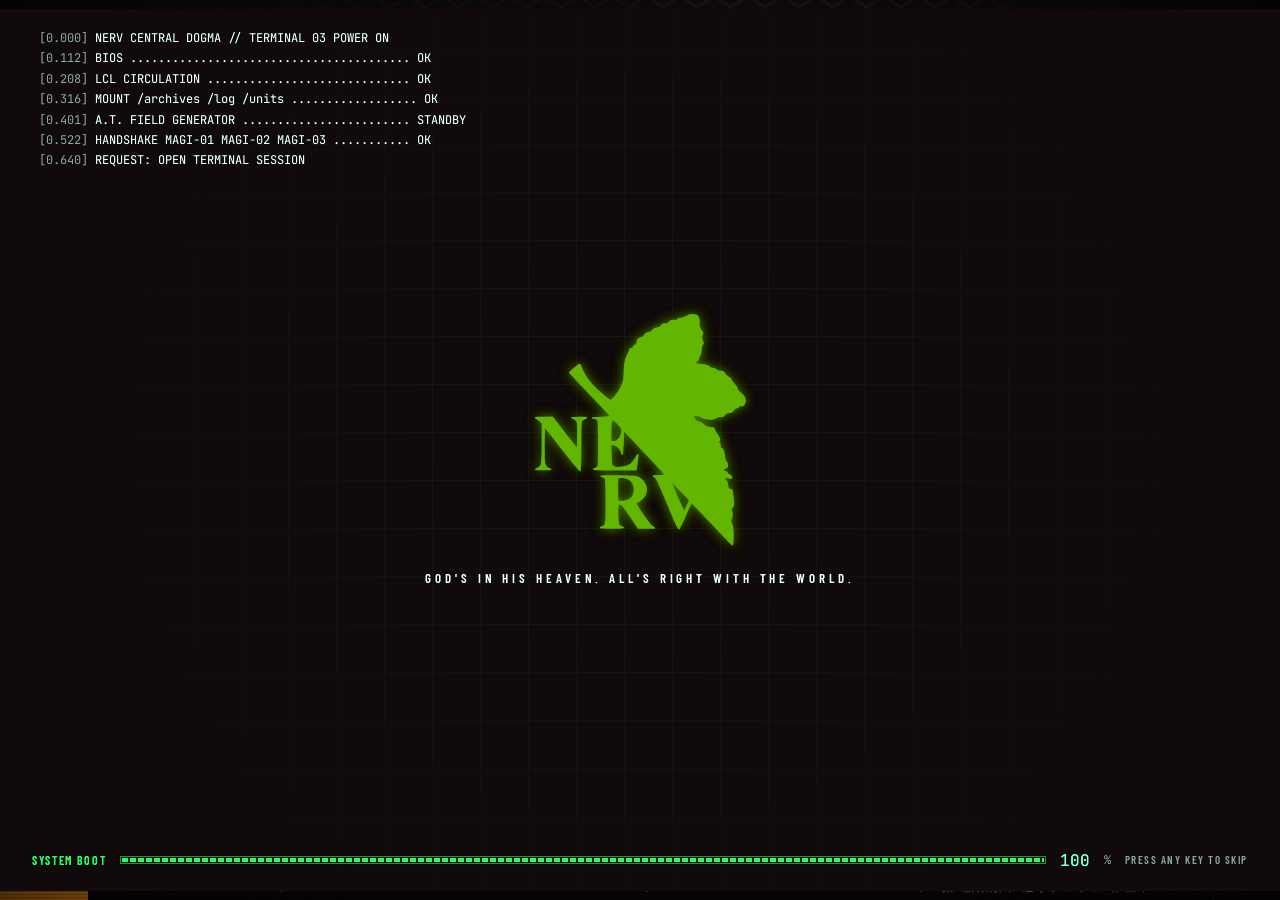
<file: archives/index.html>
<!DOCTYPE html><html data-astro-transition-scope="astro-gyrtbwwo-1" lang="zh-CN" data-theme="magi" data-fx="full"> <head><meta charset="utf-8"><meta name="viewport" content="width=device-width, initial-scale=1, viewport-fit=cover"><script>
  (function () {
    var THEMES = ["magi", "unit01", "unit02", "angel"];
    var FX = ["full", "low", "off"];
    function state() {
      var t = null, f = null;
      try {
        t = localStorage.getItem("nerv:theme");
        f = localStorage.getItem("nerv:fx");
        if (sessionStorage.getItem("nerv:angel") === "1") t = "angel";
      } catch (e) {}
      if (THEMES.indexOf(t) < 0) t = "magi";
      if (FX.indexOf(f) < 0) {
        var reduce = matchMedia("(prefers-reduced-motion: reduce)").matches;
        var coarse = matchMedia("(pointer: coarse)").matches;
        f = reduce || coarse ? "low" : "full";
      }
      return { t: t, f: f };
    }
    function apply(doc) {
      var s = state();
      doc.documentElement.dataset.theme = s.t;
      doc.documentElement.dataset.fx = s.f;
    }
    apply(document);
    // boot sequence: hide the shell before first paint (once per session)
    try {
      if (document.documentElement.dataset.fx !== "off" && !sessionStorage.getItem("nerv:booted")) {
        document.documentElement.classList.add("booting");
        // safety net if the boot script never runs
        setTimeout(function () {
          if (!sessionStorage.getItem("nerv:booted")) document.documentElement.classList.remove("booting");
        }, 6000);
      }
    } catch (e) {}
    document.addEventListener("astro:before-swap", function (e) {
      apply(e.newDocument);
      // root attributes are replaced on swap: carry over runtime capability classes
      ["has-webgl", "has-crosshair"].forEach(function (c) {
        if (document.documentElement.classList.contains(c)) e.newDocument.documentElement.classList.add(c);
      });
    });
  })();
</script><title>机密档案 // NERV-BASE</title><meta name="description" content="长篇技术档案与研究报告，按年份归档。"><link rel="canonical" href="https://nerv-base.com/archives/"><meta name="theme-color" content="#07070a"><meta name="color-scheme" content="dark"><meta name="generator" content="Astro v7.4.2"><link rel="icon" href="/favicon.svg" type="image/svg+xml"><link rel="apple-touch-icon" href="/apple-touch-icon.png"><link rel="alternate" type="application/rss+xml" title="NERV-BASE" href="/rss.xml"><link rel="sitemap" href="/sitemap-index.xml"><meta property="og:site_name" content="NERV-BASE"><meta property="og:title" content="机密档案"><meta property="og:description" content="长篇技术档案与研究报告，按年份归档。"><meta property="og:type" content="website"><meta property="og:url" content="https://nerv-base.com/archives/"><meta property="og:image" content="https://nerv-base.com/og/default.png"><meta property="og:image:width" content="1200"><meta property="og:image:height" content="630"><meta property="og:locale" content="zh_CN"><meta name="twitter:card" content="summary_large_image"><meta name="twitter:image" content="https://nerv-base.com/og/default.png"><link rel="preload" href="/fonts/eva-ming.076a8bb2.woff2" as="font" type="font/woff2" crossorigin> <style>@font-face{font-family:"EvaMing";src:url("/fonts/eva-ming.076a8bb2.woff2") format("woff2");font-weight:100 900;font-style:normal;font-display:swap;}</style><script defer src="https://umami.nerv-base.com/script.js" data-website-id="9819e1de-2ad7-4efb-9c79-26a27632ddd4" data-domains="nerv-base.com"></script><meta name="astro-view-transitions-enabled" content="true"> <meta name="astro-view-transitions-fallback" content="animate"><script type="module" src="/_astro/ClientRouter.astro_astro_type_script_index_0_lang.Cl372-C-.js"></script><link rel="stylesheet" href="/_astro/Base.BoJgZ5zO.css"><link rel="stylesheet" href="/_astro/code999.D8M2jxet.css"><link rel="stylesheet" href="/_astro/waline.vwYoXT3E.css"><script type="module" src="/_astro/page.DPstRSKW.js"></script><style>[data-astro-transition-scope="astro-gyrtbwwo-1"] { view-transition-name: astro-gyrtbwwo-1; }@layer astro { ::view-transition-old(astro-gyrtbwwo-1) { animation: none; opacity: 0; mix-blend-mode: normal; }::view-transition-new(astro-gyrtbwwo-1) { animation: none; mix-blend-mode: normal; }::view-transition-group(astro-gyrtbwwo-1) { animation: none } }[data-astro-transition-fallback="old"] [data-astro-transition-scope="astro-gyrtbwwo-1"],
			[data-astro-transition-fallback="old"][data-astro-transition-scope="astro-gyrtbwwo-1"] { animation: none; mix-blend-mode: normal; }[data-astro-transition-fallback="new"] [data-astro-transition-scope="astro-gyrtbwwo-1"],
			[data-astro-transition-fallback="new"][data-astro-transition-scope="astro-gyrtbwwo-1"] { animation: none; mix-blend-mode: normal; }</style><style>[data-astro-transition-scope="astro-iywf7oe7-2"] { view-transition-name: stage; }@layer astro { ::view-transition-old(stage) { 
	animation-duration: 110ms;
	animation-timing-function: steps(2, end);
	animation-fill-mode: both;
	animation-name: nerv-sig-out; }::view-transition-new(stage) { 
	animation-duration: 460ms;
	animation-timing-function: cubic-bezier(0.16, 1, 0.3, 1);
	animation-fill-mode: both;
	animation-name: nerv-sig-in; }[data-astro-transition=back]::view-transition-old(stage) { 
	animation-duration: 110ms;
	animation-timing-function: steps(2, end);
	animation-fill-mode: both;
	animation-name: nerv-sig-out; }[data-astro-transition=back]::view-transition-new(stage) { 
	animation-duration: 460ms;
	animation-timing-function: cubic-bezier(0.16, 1, 0.3, 1);
	animation-fill-mode: both;
	animation-name: nerv-sig-in-back; } }[data-astro-transition-fallback="old"] [data-astro-transition-scope="astro-iywf7oe7-2"],
			[data-astro-transition-fallback="old"][data-astro-transition-scope="astro-iywf7oe7-2"] { 
	animation-duration: 110ms;
	animation-timing-function: steps(2, end);
	animation-fill-mode: both;
	animation-name: nerv-sig-out; }[data-astro-transition-fallback="new"] [data-astro-transition-scope="astro-iywf7oe7-2"],
			[data-astro-transition-fallback="new"][data-astro-transition-scope="astro-iywf7oe7-2"] { 
	animation-duration: 460ms;
	animation-timing-function: cubic-bezier(0.16, 1, 0.3, 1);
	animation-fill-mode: both;
	animation-name: nerv-sig-in; }[data-astro-transition=back][data-astro-transition-fallback="old"] [data-astro-transition-scope="astro-iywf7oe7-2"],
			[data-astro-transition=back][data-astro-transition-fallback="old"][data-astro-transition-scope="astro-iywf7oe7-2"] { 
	animation-duration: 110ms;
	animation-timing-function: steps(2, end);
	animation-fill-mode: both;
	animation-name: nerv-sig-out; }[data-astro-transition=back][data-astro-transition-fallback="new"] [data-astro-transition-scope="astro-iywf7oe7-2"],
			[data-astro-transition=back][data-astro-transition-fallback="new"][data-astro-transition-scope="astro-iywf7oe7-2"] { 
	animation-duration: 460ms;
	animation-timing-function: cubic-bezier(0.16, 1, 0.3, 1);
	animation-fill-mode: both;
	animation-name: nerv-sig-in-back; }</style></head> <body data-variant="default"> <a class="skip-link" href="#main">跳到正文 / SKIP</a> <canvas data-astro-transition-persist="hexfield" id="hexfield" class="hexfield" aria-hidden="true"></canvas> <div class="hex-fallback" aria-hidden="true"></div> <div data-astro-transition-persist="crt" class="crt" aria-hidden="true"><i class="crt-noise"></i></div> <div class="shell"> <header data-astro-transition-persist="statusbar" class="statusbar" data-astro-cid-nuzon3mj> <a class="sb-brand" href="/" aria-label="NERV-BASE 首页" data-lock data-astro-cid-nuzon3mj> <svg class="nerv-logo sb-logo" viewBox="52 12 234 254" role="img" aria-label="NERV" xmlns="http://www.w3.org/2000/svg" data-astro-cid-7beclvjf> <title>NERV</title> <g class="emblem" data-astro-cid-7beclvjf> <path d="M218.0 18.0C216.6 19.1 214.0 20.0 212.3 20.0C210.5 20.0 209.0 20.4 209.0 21.0C209.0 21.5 207.2 22.0 205.0 22.0C202.0 22.0 200.8 22.5 199.9 24.1C199.1 25.7 198.1 26.1 195.8 25.8C193.4 25.4 192.6 25.8 191.7 27.7C190.9 29.4 189.9 30.0 187.4 30.0C184.9 30.0 183.6 30.7 182.4 32.5C181.3 34.2 179.8 35.0 178.1 35.0C176.2 35.0 174.9 35.8 174.0 37.5C173.3 38.9 172.0 40.0 171.1 40.0C168.8 40.1 166.0 42.4 166.0 44.3C166.0 46.9 164.9 49.0 163.8 48.4C163.3 48.1 162.6 48.7 162.3 49.9C162.0 51.1 161.0 52.0 159.9 52.0C158.8 52.0 158.0 52.5 158.0 53.2C158.0 53.8 156.8 56.8 155.3 59.9C152.9 64.8 152.5 66.9 152.3 75.9C152.1 85.1 151.7 87.1 149.1 92.6C146.3 98.7 139.7 107.0 137.8 107.0C136.1 107.0 124.5 97.3 118.2 90.6C113.0 85.0 107.8 76.3 105.6 69.7C105.1 68.1 104.3 68.5 99.5 72.7L94.1 77.5L98.9 82.5C101.5 85.2 111.5 95.8 121.1 106.0L138.5 124.5L127.5 125.1C121.4 125.4 117.5 125.7 118.8 125.8C120.1 125.9 122.0 126.5 123.1 127.0C124.9 128.0 125.0 129.4 125.0 152.3C125.0 165.6 124.6 177.1 124.1 177.8C123.6 178.6 121.7 179.6 119.9 180.0C117.9 180.5 126.2 180.8 140.6 180.9L164.8 181.0L165.9 173.5C167.4 163.2 167.3 162.8 164.5 168.2C163.1 170.7 160.7 173.8 159.0 175.0C154.9 177.9 144.8 179.5 141.2 177.8C138.5 176.5 138.5 176.3 138.2 165.2L137.9 154.0L140.5 154.0C144.1 154.0 148.7 158.8 149.7 163.6C150.3 166.6 150.6 164.1 151.0 153.0L151.5 138.6L173.5 161.9C185.6 174.7 195.7 185.6 195.8 186.1C196.0 186.6 192.9 187.0 188.8 187.1C183.3 187.1 182.1 187.4 183.8 188.0C186.4 189.1 188.3 193.0 201.1 223.7C205.7 234.9 209.9 243.9 210.3 243.7C210.8 243.6 213.9 237.3 217.2 229.7C220.6 222.2 223.6 216.0 223.9 216.0C224.3 216.0 234.0 226.0 245.5 238.2C257.0 250.5 266.7 260.6 267.2 260.8C267.6 261.0 268.0 256.7 268.0 251.2C268.0 244.1 267.5 240.4 266.4 238.1C265.2 235.7 265.1 234.5 265.9 233.7C267.3 232.3 267.4 225.3 266.0 224.5C265.4 224.1 265.7 222.8 266.9 221.2C268.6 218.8 268.7 217.6 268.0 211.0C267.5 206.9 267.1 203.2 267.0 202.8C267.0 202.4 266.0 202.0 264.8 201.8C262.9 201.6 262.4 200.8 262.2 197.5C262.0 195.3 261.2 193.1 260.4 192.7C259.6 192.3 259.0 191.2 259.0 190.4C259.0 189.1 259.8 189.0 263.1 189.5C267.0 190.2 267.1 190.1 266.1 188.1C265.4 186.9 264.3 186.0 263.5 186.0C262.7 186.0 262.0 185.4 262.0 184.6C262.0 183.8 261.0 183.0 259.8 182.8C258.5 182.6 257.5 181.8 257.5 181.0C257.5 180.2 258.5 179.4 259.8 179.2C261.5 178.9 262.0 178.2 262.0 176.1C262.0 174.5 261.4 172.7 260.6 172.1C259.8 171.4 258.9 168.2 258.5 164.8C257.9 160.0 257.4 158.7 255.8 158.2C254.4 157.9 253.9 157.1 254.3 155.4C254.5 154.0 254.1 152.9 253.3 152.6C252.2 152.2 252.2 151.7 253.1 150.1C254.2 148.5 253.8 147.5 251.2 143.4C249.4 140.8 248.0 138.1 248.0 137.3C248.0 136.4 246.6 136.0 243.7 136.0C240.2 136.0 238.8 135.4 236.5 133.0C234.9 131.3 232.6 130.0 231.4 130.0C229.1 130.0 226.0 126.7 226.0 124.3C226.0 122.3 231.1 122.8 234.5 125.0C238.4 127.6 248.1 127.8 250.1 125.4C251.0 124.3 252.4 124.0 254.6 124.3C257.2 124.7 257.9 124.4 258.9 122.4C259.7 120.5 260.7 120.0 263.4 120.0C265.9 120.0 267.2 119.4 268.4 117.5C269.3 116.1 270.7 115.0 271.4 115.0C272.1 115.0 273.3 114.4 273.9 113.6C274.6 112.8 275.9 112.4 277.0 112.7C278.4 113.1 279.3 112.5 280.1 110.7C281.6 107.5 280.6 103.5 277.7 100.9C276.5 99.8 274.7 98.2 273.8 97.3C272.8 96.4 272.0 94.9 272.0 94.0C272.0 93.1 270.7 91.1 269.0 89.5C267.4 87.9 266.0 86.0 266.0 85.3C266.0 84.6 264.7 83.4 263.2 82.6C261.7 81.8 259.8 80.0 259.0 78.6C258.0 76.6 256.9 76.0 254.5 76.0C252.7 76.0 250.7 75.3 250.0 74.5C249.3 73.7 247.8 73.0 246.7 73.0C245.6 73.0 243.8 72.2 242.7 71.2C241.4 70.1 238.5 69.3 233.9 69.0C226.7 68.5 224.9 67.2 228.8 65.5C230.0 65.0 231.0 63.8 231.0 63.0C231.0 62.1 231.7 60.5 232.5 59.4C233.3 58.4 234.0 55.5 234.0 53.1C234.0 50.5 234.6 48.3 235.5 47.6C236.8 46.6 236.7 46.1 235.3 43.2C234.0 40.4 233.9 39.5 235.0 37.4C236.2 35.2 236.1 34.7 233.8 32.2C231.7 29.9 231.4 28.8 231.8 25.1C232.0 22.6 231.7 19.8 230.9 18.4C229.9 16.4 228.9 16.0 225.1 16.0C222.1 16.0 219.6 16.7 218.0 18.0ZM145.8 132.3C150.4 137.0 150.8 139.1 148.5 144.7C146.6 149.1 144.4 150.9 140.8 151.0L138.0 151.0L138.0 139.5C138.0 126.0 138.8 125.2 145.8 132.3ZM219.3 218.8C218.0 222.0 216.5 224.8 216.1 225.3C215.5 225.9 204.0 199.9 202.3 194.0C202.1 193.2 206.3 197.2 211.8 202.8L221.8 213.2L219.3 218.8Z" data-astro-cid-7beclvjf></path><path d="M58.0 125.7C58.8 126.0 60.7 127.4 62.3 128.8L65.0 131.4L65.0 152.1C65.0 163.5 64.6 174.0 64.0 175.5C63.5 176.9 61.6 178.7 59.8 179.5C56.7 180.8 57.1 180.9 66.5 180.8C72.0 180.8 75.3 180.5 73.8 180.3C72.3 180.1 70.1 178.7 69.0 177.3C67.2 174.9 67.0 173.3 67.0 155.4C67.0 144.7 67.3 136.0 67.8 136.1C68.2 136.1 76.6 146.4 86.5 159.1C96.4 171.7 104.8 182.0 105.3 182.0C105.7 182.0 106.0 170.6 106.0 156.6C106.0 142.6 106.3 130.4 106.6 129.5C107.0 128.5 108.7 127.2 110.4 126.4C113.3 125.2 112.8 125.1 104.0 125.1C96.6 125.2 95.2 125.4 97.6 126.1C102.8 127.6 103.1 128.5 102.8 144.6L102.5 159.3L89.2 142.2L75.9 125.0L66.2 125.1C60.9 125.1 57.2 125.4 58.0 125.7Z" data-astro-cid-7beclvjf></path><path d="M127.9 188.0C129.7 188.4 131.6 189.4 132.1 190.2C132.6 190.9 133.0 202.1 133.0 215.1C133.0 240.7 133.1 240.2 127.3 242.0C125.5 242.5 129.5 242.8 139.0 242.9C151.5 242.9 153.0 242.7 150.0 241.7C146.8 240.6 146.5 240.1 145.7 235.0C145.3 232.0 145.1 226.8 145.2 223.5C145.5 218.4 145.8 217.5 147.5 217.2C149.1 217.0 151.5 219.8 158.4 230.0L167.3 243.0L175.9 243.0L184.5 242.9L181.8 240.9C178.2 238.2 163.4 216.7 164.8 216.2C168.0 215.2 172.7 211.1 174.3 208.0C177.5 201.7 175.3 194.6 168.6 189.6C166.1 187.7 164.3 187.5 145.2 187.3C132.4 187.2 125.8 187.4 127.9 188.0ZM156.6 190.5C162.1 192.8 164.5 200.5 161.9 207.8C160.5 211.8 157.7 213.5 151.4 214.4C147.2 214.9 146.1 214.7 145.6 213.4C144.8 211.3 144.8 190.5 145.7 189.7C146.8 188.5 152.9 188.9 156.6 190.5Z" data-astro-cid-7beclvjf></path> </g>  </svg> <span class="sb-name hud" data-astro-cid-nuzon3mj>NERV-BASE</span> </a> <div class="sb-path mono" aria-label="当前位置" data-astro-cid-nuzon3mj> <span class="dim" data-astro-cid-nuzon3mj>MAGI://</span><span class="sb-path-text" data-decode="420" data-astro-cid-nuzon3mj>ARCHIVES</span><span class="blink" data-astro-cid-nuzon3mj>_</span> </div> <dl class="sb-gauges" aria-label="系统状态" data-astro-cid-nuzon3mj> <div class="sb-g" data-astro-cid-nuzon3mj> <dt data-astro-cid-nuzon3mj>SYNC</dt> <dd class="mono" data-hud="sync" data-astro-cid-nuzon3mj>41.3%</dd> </div> <div class="sb-g" data-astro-cid-nuzon3mj> <dt data-astro-cid-nuzon3mj>ACTIVE</dt> <dd class="mono" data-hud="online" data-astro-cid-nuzon3mj>--</dd> </div> <div class="sb-g sb-alert" data-astro-cid-nuzon3mj> <dt data-astro-cid-nuzon3mj>ALERT</dt> <dd class="mono" data-hud="alert" data-astro-cid-nuzon3mj>GREEN</dd> </div> <div class="sb-g sb-clock" data-astro-cid-nuzon3mj> <dt data-astro-cid-nuzon3mj>UTC+8</dt> <dd class="mono" data-hud="clock" data-astro-cid-nuzon3mj>--:--:--</dd> </div> </dl> <div class="sb-ctrl" data-astro-cid-nuzon3mj> <button class="sb-btn hud" type="button" data-action="fx" aria-label="切换特效强度" title="特效强度 FULL / LOW / OFF" data-astro-cid-nuzon3mj>
FX:<b data-hud="fx" data-astro-cid-nuzon3mj>FULL</b> </button> <div class="sb-themes" role="radiogroup" aria-label="配色" data-astro-cid-nuzon3mj> <button class="sb-theme" type="button" role="radio" data-theme-btn="magi" aria-label="MAGI 琥珀 / 警报红" title="MAGI — 琥珀 / 警报红" data-astro-cid-nuzon3mj> <i data-astro-cid-nuzon3mj></i> </button><button class="sb-theme" type="button" role="radio" data-theme-btn="unit01" aria-label="UNIT-01 初号机 紫 / 荧光绿" title="UNIT-01 — 初号机 紫 / 荧光绿" data-astro-cid-nuzon3mj> <i data-astro-cid-nuzon3mj></i> </button><button class="sb-theme" type="button" role="radio" data-theme-btn="unit02" aria-label="UNIT-02 二号机 红 / 橙" title="UNIT-02 — 二号机 红 / 橙" data-astro-cid-nuzon3mj> <i data-astro-cid-nuzon3mj></i> </button> </div> <button class="sb-btn hud" type="button" data-action="console" aria-label="打开命令控制台" title="控制台 ( ` / Ctrl+K )" data-astro-cid-nuzon3mj> <span aria-hidden="true" data-astro-cid-nuzon3mj>&gt;_</span><kbd data-astro-cid-nuzon3mj>`</kbd> </button> </div> </header> <nav class="rail" aria-label="主导航" data-astro-cid-zh2wcfwb> <div class="rail-head hud" data-astro-cid-zh2wcfwb> <span data-astro-cid-zh2wcfwb>SECTOR</span><span class="dim" data-astro-cid-zh2wcfwb>// GEOFRONT</span> </div> <ul class="rail-list" data-astro-cid-zh2wcfwb> <li data-astro-cid-zh2wcfwb> <a class="rail-item" href="/" data-astro-cid-zh2wcfwb> <span class="ri-code mono" data-astro-cid-zh2wcfwb>00</span> <span class="ri-text" data-astro-cid-zh2wcfwb> <span class="ri-label" data-astro-cid-zh2wcfwb>中央作战室</span> <span class="ri-en hud" data-decode-hover data-astro-cid-zh2wcfwb>CENTRAL DOGMA</span> </span> <span class="ri-mark" aria-hidden="true" data-astro-cid-zh2wcfwb></span> </a> </li><li data-astro-cid-zh2wcfwb> <a class="rail-item active" href="/archives/" aria-current="page" data-astro-cid-zh2wcfwb> <span class="ri-code mono" data-astro-cid-zh2wcfwb>01</span> <span class="ri-text" data-astro-cid-zh2wcfwb> <span class="ri-label" data-astro-cid-zh2wcfwb>机密档案</span> <span class="ri-en hud" data-decode-hover data-astro-cid-zh2wcfwb>ARCHIVES</span> </span> <span class="ri-mark" aria-hidden="true" data-astro-cid-zh2wcfwb></span> </a> </li><li data-astro-cid-zh2wcfwb> <a class="rail-item" href="/log/" data-astro-cid-zh2wcfwb> <span class="ri-code mono" data-astro-cid-zh2wcfwb>02</span> <span class="ri-text" data-astro-cid-zh2wcfwb> <span class="ri-label" data-astro-cid-zh2wcfwb>工作日志</span> <span class="ri-en hud" data-decode-hover data-astro-cid-zh2wcfwb>LOG</span> </span> <span class="ri-mark" aria-hidden="true" data-astro-cid-zh2wcfwb></span> </a> </li><li data-astro-cid-zh2wcfwb> <a class="rail-item" href="/units/" data-astro-cid-zh2wcfwb> <span class="ri-code mono" data-astro-cid-zh2wcfwb>03</span> <span class="ri-text" data-astro-cid-zh2wcfwb> <span class="ri-label" data-astro-cid-zh2wcfwb>机体档案</span> <span class="ri-en hud" data-decode-hover data-astro-cid-zh2wcfwb>UNITS</span> </span> <span class="ri-mark" aria-hidden="true" data-astro-cid-zh2wcfwb></span> </a> </li><li data-astro-cid-zh2wcfwb> <a class="rail-item" href="/pilot/" data-astro-cid-zh2wcfwb> <span class="ri-code mono" data-astro-cid-zh2wcfwb>04</span> <span class="ri-text" data-astro-cid-zh2wcfwb> <span class="ri-label" data-astro-cid-zh2wcfwb>驾驶员</span> <span class="ri-en hud" data-decode-hover data-astro-cid-zh2wcfwb>PILOT</span> </span> <span class="ri-mark" aria-hidden="true" data-astro-cid-zh2wcfwb></span> </a> </li><li data-astro-cid-zh2wcfwb> <a class="rail-item" href="/branches/" data-astro-cid-zh2wcfwb> <span class="ri-code mono" data-astro-cid-zh2wcfwb>05</span> <span class="ri-text" data-astro-cid-zh2wcfwb> <span class="ri-label" data-astro-cid-zh2wcfwb>各国支部</span> <span class="ri-en hud" data-decode-hover data-astro-cid-zh2wcfwb>BRANCHES</span> </span> <span class="ri-mark" aria-hidden="true" data-astro-cid-zh2wcfwb></span> </a> </li> </ul> <div class="rail-foot" data-astro-cid-zh2wcfwb> <div class="stripes" aria-hidden="true" data-astro-cid-zh2wcfwb></div> <dl class="rail-stats" data-astro-cid-zh2wcfwb> <div data-astro-cid-zh2wcfwb><dt class="hud" data-astro-cid-zh2wcfwb>UPTIME</dt><dd class="mono" data-hud="uptime" data-since="2026-10-23T17:37:57+08:00" data-astro-cid-zh2wcfwb>--</dd></div> <div data-astro-cid-zh2wcfwb><dt class="hud" data-astro-cid-zh2wcfwb>TODAY</dt><dd class="mono" data-hud="today" data-astro-cid-zh2wcfwb>--</dd></div> <div data-astro-cid-zh2wcfwb><dt class="hud" data-astro-cid-zh2wcfwb>TOTAL</dt><dd class="mono" data-hud="total" data-astro-cid-zh2wcfwb>--</dd></div> </dl> <div class="rail-links hud" data-astro-cid-zh2wcfwb> <a href="/rss.xml" data-astro-reload data-astro-cid-zh2wcfwb>RSS</a> <a href="https://github.com/zzstar101" target="_blank" rel="noopener" data-astro-cid-zh2wcfwb>GITHUB</a> <a href="/search/" data-astro-cid-zh2wcfwb>SEARCH</a> </div> <p class="rail-motto jp" data-astro-cid-zh2wcfwb>人類補完計画</p> </div> </nav> <div data-astro-transition-scope="astro-iywf7oe7-2" class="stage"> <main id="main" class="main" data-path="ARCHIVES" tabindex="-1">  <header class="sec-head panel"> <div class="sh-top"> <span class="label">SECTOR 01 // ARCHIVES</span>  <span class="chip info"><span>DOCS 001</span></span>  </div> <h1 class="eva-title" data-decode="700">机密档案</h1> <p class="sh-desc">长篇技术档案与研究报告，按年份归档。</p>  <span class="sh-jp jp" aria-hidden="true">機密文書保管庫</span> <span class="sh-big" aria-hidden="true">01</span> <div class="stripes" aria-hidden="true"></div> </header> <nav class="filters" aria-label="分类"> <span class="label">CATEGORY</span> <a class="chip" href="/archives/" aria-current="page">
全部 <span class="n">1</span> </a> <a class="chip" href="/archives/category/系统日志/"> 系统日志 <span class="n">1</span> </a> </nav> <nav class="filters" aria-label="标签"> <span class="label">TAGS</span> <a class="chip info" href="/archives/tag/astro/">
#Astro <span class="n">1</span> </a><a class="chip info" href="/archives/tag/设计系统/">
#设计系统 <span class="n">1</span> </a><a class="chip info" href="/archives/tag/部署/">
#部署 <span class="n">1</span> </a> </nav><section class="year-group" aria-label="2026 年"> <h2 class="year-head"> 2026 <small>1 FILES</small> </h2> <ul class="dossiers"> <li> <a class="dossier panel" href="/archives/magi-reboot/"> <div class="d-meta"> <span class="d-no">DOC-2026-0001</span> <time datetime="2026-10-23T04:00:00.000Z">2026.10.23</time> </div> <div class="d-main"> <h3 class="d-title"> MAGI 重启：NERV-BASE 重建报告 <span class="fresh" title="新档案">可決</span> </h3> <p class="d-desc">旧终端（Halo）已完全退役。本档案记录新终端的架构、部署链路与界面规范。</p> </div> <div class="d-side"> <span class="chip">系统日志</span> <span class="lvl" title="密级 LEVEL-2" aria-label="密级 2"> <i class="on"></i><i class="on"></i><i></i><i></i><i></i> </span> <span class="mono">2 MIN</span> </div> </a> </li> </ul> </section> </main>  </div> </div> <div data-astro-transition-persist="ticker" class="ticker" aria-hidden="true" data-astro-cid-dja5l63r> <span class="tk-tag hud" data-astro-cid-dja5l63r>MAGI//FEED</span> <div class="tk-track" data-astro-cid-dja5l63r> <div class="tk-run" data-astro-cid-dja5l63r> <span class="tk-seq" data-astro-cid-dja5l63r> <span class="tk-item" data-astro-cid-dja5l63r> <i data-astro-cid-dja5l63r>◆</i> MAGI SYSTEM NOMINAL </span><span class="tk-item" data-astro-cid-dja5l63r> <i data-astro-cid-dja5l63r>◆</i> MELCHIOR-1 · BALTHASAR-2 · CASPER-3 :: 3/3 ONLINE </span><span class="tk-item" data-astro-cid-dja5l63r> <i data-astro-cid-dja5l63r>◆</i> TERMINAL DOGMA ACCESS RESTRICTED </span><span class="tk-item" data-astro-cid-dja5l63r> <i data-astro-cid-dja5l63r>◆</i> 第3新東京市 迎撃システム 稼働中 </span><span class="tk-item" data-astro-cid-dja5l63r> <i data-astro-cid-dja5l63r>◆</i> PATTERN BLUE NOT DETECTED </span><span class="tk-item" data-astro-cid-dja5l63r> <i data-astro-cid-dja5l63r>◆</i> LCL PURITY 99.89% </span><span class="tk-item" data-astro-cid-dja5l63r> <i data-astro-cid-dja5l63r>◆</i> PRESS [`] TO OPEN CONSOLE </span><span class="tk-item" data-astro-cid-dja5l63r> <i data-astro-cid-dja5l63r>◆</i> ALL&#39;S RIGHT WITH THE WORLD </span> <span class="tk-item tk-live" data-astro-cid-dja5l63r> <i data-astro-cid-dja5l63r>◆</i>
LAST SYNC <b data-hud="ts" data-astro-cid-dja5l63r>--:--</b> </span> </span><span class="tk-seq" data-astro-cid-dja5l63r> <span class="tk-item" data-astro-cid-dja5l63r> <i data-astro-cid-dja5l63r>◆</i> MAGI SYSTEM NOMINAL </span><span class="tk-item" data-astro-cid-dja5l63r> <i data-astro-cid-dja5l63r>◆</i> MELCHIOR-1 · BALTHASAR-2 · CASPER-3 :: 3/3 ONLINE </span><span class="tk-item" data-astro-cid-dja5l63r> <i data-astro-cid-dja5l63r>◆</i> TERMINAL DOGMA ACCESS RESTRICTED </span><span class="tk-item" data-astro-cid-dja5l63r> <i data-astro-cid-dja5l63r>◆</i> 第3新東京市 迎撃システム 稼働中 </span><span class="tk-item" data-astro-cid-dja5l63r> <i data-astro-cid-dja5l63r>◆</i> PATTERN BLUE NOT DETECTED </span><span class="tk-item" data-astro-cid-dja5l63r> <i data-astro-cid-dja5l63r>◆</i> LCL PURITY 99.89% </span><span class="tk-item" data-astro-cid-dja5l63r> <i data-astro-cid-dja5l63r>◆</i> PRESS [`] TO OPEN CONSOLE </span><span class="tk-item" data-astro-cid-dja5l63r> <i data-astro-cid-dja5l63r>◆</i> ALL&#39;S RIGHT WITH THE WORLD </span> <span class="tk-item tk-live" data-astro-cid-dja5l63r> <i data-astro-cid-dja5l63r>◆</i>
LAST SYNC <b data-hud="ts" data-astro-cid-dja5l63r>--:--</b> </span> </span> </div> </div> <span class="tk-tag tk-ver mono" data-astro-cid-dja5l63r>v3.0.1</span> </div> <div data-astro-transition-persist="glitch-overlay" class="glitch-overlay" id="glitch-overlay" aria-hidden="true"> <div class="bars"><i></i><i></i><i></i><i></i><i></i><i></i><i></i><i></i><i></i></div> <span class="tag">SIGNAL INTERRUPT</span> </div> <div data-astro-transition-persist="console" class="con" id="console" hidden data-astro-cid-s2q7kea5> <div class="con-backdrop" data-con-close data-astro-cid-s2q7kea5></div> <div class="con-win panel" role="dialog" aria-modal="true" aria-labelledby="con-title" data-astro-cid-s2q7kea5> <div class="panel-head con-head" data-astro-cid-s2q7kea5> <span class="label" id="con-title" data-astro-cid-s2q7kea5>MAGI // COMMAND CONSOLE</span> <span class="hud dim con-hint" data-astro-cid-s2q7kea5>ESC 关闭 · ↑↓ 选择 · ENTER 执行 · 输入 help</span> <button class="con-x hud" type="button" data-con-close aria-label="关闭控制台" data-astro-cid-s2q7kea5>×</button> </div> <div class="con-body" data-astro-cid-s2q7kea5> <ol class="con-log mono" aria-live="polite" data-astro-cid-s2q7kea5></ol> <ul class="con-results" role="listbox" aria-label="搜索结果" data-astro-cid-s2q7kea5></ul> </div> <form class="con-form mono" autocomplete="off" data-astro-cid-s2q7kea5> <label for="con-input" class="con-prompt" data-astro-cid-s2q7kea5>MAGI@nerv-base:~$</label> <input id="con-input" class="con-input" type="text" spellcheck="false" autocapitalize="off" placeholder="搜索档案，或输入命令 (help)" aria-controls="con-results" data-astro-cid-s2q7kea5> </form> </div> </div> <div data-astro-transition-persist="crosshair" class="xh" id="crosshair" aria-hidden="true" data-astro-cid-77f7aqh2> <div class="xh-ring" data-astro-cid-77f7aqh2><i data-astro-cid-77f7aqh2></i><i data-astro-cid-77f7aqh2></i><i data-astro-cid-77f7aqh2></i><i data-astro-cid-77f7aqh2></i></div> <div class="xh-dot" data-astro-cid-77f7aqh2></div> <div class="xh-coord mono" data-astro-cid-77f7aqh2></div> </div> <div class="boot" id="boot" hidden aria-hidden="true" data-astro-cid-amujrzzi> <div class="boot-grid" data-astro-cid-amujrzzi></div> <div class="boot-term mono" data-astro-cid-amujrzzi> <p class="boot-line" data-astro-cid-amujrzzi> <span class="dim" data-astro-cid-amujrzzi>[0.000]</span> NERV CENTRAL DOGMA // TERMINAL 03 POWER ON </p><p class="boot-line" data-astro-cid-amujrzzi> <span class="dim" data-astro-cid-amujrzzi>[0.112]</span> BIOS ........................................ OK </p><p class="boot-line" data-astro-cid-amujrzzi> <span class="dim" data-astro-cid-amujrzzi>[0.208]</span> LCL CIRCULATION ............................. OK </p><p class="boot-line" data-astro-cid-amujrzzi> <span class="dim" data-astro-cid-amujrzzi>[0.316]</span> MOUNT /archives /log /units .................. OK </p><p class="boot-line" data-astro-cid-amujrzzi> <span class="dim" data-astro-cid-amujrzzi>[0.401]</span> A.T. FIELD GENERATOR ........................ STANDBY </p><p class="boot-line" data-astro-cid-amujrzzi> <span class="dim" data-astro-cid-amujrzzi>[0.522]</span> HANDSHAKE MAGI-01 MAGI-02 MAGI-03 ........... OK </p><p class="boot-line" data-astro-cid-amujrzzi> <span class="dim" data-astro-cid-amujrzzi>[0.640]</span> REQUEST: OPEN TERMINAL SESSION </p> </div> <div class="boot-center" data-astro-cid-amujrzzi> <div class="boot-magi" data-astro-cid-amujrzzi> <div class="boot-magi-unit" data-astro-cid-amujrzzi> <span class="hud bm-name" data-astro-cid-amujrzzi> MELCHIOR·1 </span> <span class="boot-verdict jp" data-astro-cid-amujrzzi>可決</span> </div><div class="boot-magi-unit" data-astro-cid-amujrzzi> <span class="hud bm-name" data-astro-cid-amujrzzi> BALTHASAR·2 </span> <span class="boot-verdict jp" data-astro-cid-amujrzzi>可決</span> </div><div class="boot-magi-unit" data-astro-cid-amujrzzi> <span class="hud bm-name" data-astro-cid-amujrzzi> CASPER·3 </span> <span class="boot-verdict jp" data-astro-cid-amujrzzi>可決</span> </div> </div> <svg class="boot-logo" viewBox="52 12 234 254" xmlns="http://www.w3.org/2000/svg" aria-hidden="true" data-astro-cid-amujrzzi> <path d="M218.0 18.0C216.6 19.1 214.0 20.0 212.3 20.0C210.5 20.0 209.0 20.4 209.0 21.0C209.0 21.5 207.2 22.0 205.0 22.0C202.0 22.0 200.8 22.5 199.9 24.1C199.1 25.7 198.1 26.1 195.8 25.8C193.4 25.4 192.6 25.8 191.7 27.7C190.9 29.4 189.9 30.0 187.4 30.0C184.9 30.0 183.6 30.7 182.4 32.5C181.3 34.2 179.8 35.0 178.1 35.0C176.2 35.0 174.9 35.8 174.0 37.5C173.3 38.9 172.0 40.0 171.1 40.0C168.8 40.1 166.0 42.4 166.0 44.3C166.0 46.9 164.9 49.0 163.8 48.4C163.3 48.1 162.6 48.7 162.3 49.9C162.0 51.1 161.0 52.0 159.9 52.0C158.8 52.0 158.0 52.5 158.0 53.2C158.0 53.8 156.8 56.8 155.3 59.9C152.9 64.8 152.5 66.9 152.3 75.9C152.1 85.1 151.7 87.1 149.1 92.6C146.3 98.7 139.7 107.0 137.8 107.0C136.1 107.0 124.5 97.3 118.2 90.6C113.0 85.0 107.8 76.3 105.6 69.7C105.1 68.1 104.3 68.5 99.5 72.7L94.1 77.5L98.9 82.5C101.5 85.2 111.5 95.8 121.1 106.0L138.5 124.5L127.5 125.1C121.4 125.4 117.5 125.7 118.8 125.8C120.1 125.9 122.0 126.5 123.1 127.0C124.9 128.0 125.0 129.4 125.0 152.3C125.0 165.6 124.6 177.1 124.1 177.8C123.6 178.6 121.7 179.6 119.9 180.0C117.9 180.5 126.2 180.8 140.6 180.9L164.8 181.0L165.9 173.5C167.4 163.2 167.3 162.8 164.5 168.2C163.1 170.7 160.7 173.8 159.0 175.0C154.9 177.9 144.8 179.5 141.2 177.8C138.5 176.5 138.5 176.3 138.2 165.2L137.9 154.0L140.5 154.0C144.1 154.0 148.7 158.8 149.7 163.6C150.3 166.6 150.6 164.1 151.0 153.0L151.5 138.6L173.5 161.9C185.6 174.7 195.7 185.6 195.8 186.1C196.0 186.6 192.9 187.0 188.8 187.1C183.3 187.1 182.1 187.4 183.8 188.0C186.4 189.1 188.3 193.0 201.1 223.7C205.7 234.9 209.9 243.9 210.3 243.7C210.8 243.6 213.9 237.3 217.2 229.7C220.6 222.2 223.6 216.0 223.9 216.0C224.3 216.0 234.0 226.0 245.5 238.2C257.0 250.5 266.7 260.6 267.2 260.8C267.6 261.0 268.0 256.7 268.0 251.2C268.0 244.1 267.5 240.4 266.4 238.1C265.2 235.7 265.1 234.5 265.9 233.7C267.3 232.3 267.4 225.3 266.0 224.5C265.4 224.1 265.7 222.8 266.9 221.2C268.6 218.8 268.7 217.6 268.0 211.0C267.5 206.9 267.1 203.2 267.0 202.8C267.0 202.4 266.0 202.0 264.8 201.8C262.9 201.6 262.4 200.8 262.2 197.5C262.0 195.3 261.2 193.1 260.4 192.7C259.6 192.3 259.0 191.2 259.0 190.4C259.0 189.1 259.8 189.0 263.1 189.5C267.0 190.2 267.1 190.1 266.1 188.1C265.4 186.9 264.3 186.0 263.5 186.0C262.7 186.0 262.0 185.4 262.0 184.6C262.0 183.8 261.0 183.0 259.8 182.8C258.5 182.6 257.5 181.8 257.5 181.0C257.5 180.2 258.5 179.4 259.8 179.2C261.5 178.9 262.0 178.2 262.0 176.1C262.0 174.5 261.4 172.7 260.6 172.1C259.8 171.4 258.9 168.2 258.5 164.8C257.9 160.0 257.4 158.7 255.8 158.2C254.4 157.9 253.9 157.1 254.3 155.4C254.5 154.0 254.1 152.9 253.3 152.6C252.2 152.2 252.2 151.7 253.1 150.1C254.2 148.5 253.8 147.5 251.2 143.4C249.4 140.8 248.0 138.1 248.0 137.3C248.0 136.4 246.6 136.0 243.7 136.0C240.2 136.0 238.8 135.4 236.5 133.0C234.9 131.3 232.6 130.0 231.4 130.0C229.1 130.0 226.0 126.7 226.0 124.3C226.0 122.3 231.1 122.8 234.5 125.0C238.4 127.6 248.1 127.8 250.1 125.4C251.0 124.3 252.4 124.0 254.6 124.3C257.2 124.7 257.9 124.4 258.9 122.4C259.7 120.5 260.7 120.0 263.4 120.0C265.9 120.0 267.2 119.4 268.4 117.5C269.3 116.1 270.7 115.0 271.4 115.0C272.1 115.0 273.3 114.4 273.9 113.6C274.6 112.8 275.9 112.4 277.0 112.7C278.4 113.1 279.3 112.5 280.1 110.7C281.6 107.5 280.6 103.5 277.7 100.9C276.5 99.8 274.7 98.2 273.8 97.3C272.8 96.4 272.0 94.9 272.0 94.0C272.0 93.1 270.7 91.1 269.0 89.5C267.4 87.9 266.0 86.0 266.0 85.3C266.0 84.6 264.7 83.4 263.2 82.6C261.7 81.8 259.8 80.0 259.0 78.6C258.0 76.6 256.9 76.0 254.5 76.0C252.7 76.0 250.7 75.3 250.0 74.5C249.3 73.7 247.8 73.0 246.7 73.0C245.6 73.0 243.8 72.2 242.7 71.2C241.4 70.1 238.5 69.3 233.9 69.0C226.7 68.5 224.9 67.2 228.8 65.5C230.0 65.0 231.0 63.8 231.0 63.0C231.0 62.1 231.7 60.5 232.5 59.4C233.3 58.4 234.0 55.5 234.0 53.1C234.0 50.5 234.6 48.3 235.5 47.6C236.8 46.6 236.7 46.1 235.3 43.2C234.0 40.4 233.9 39.5 235.0 37.4C236.2 35.2 236.1 34.7 233.8 32.2C231.7 29.9 231.4 28.8 231.8 25.1C232.0 22.6 231.7 19.8 230.9 18.4C229.9 16.4 228.9 16.0 225.1 16.0C222.1 16.0 219.6 16.7 218.0 18.0ZM145.8 132.3C150.4 137.0 150.8 139.1 148.5 144.7C146.6 149.1 144.4 150.9 140.8 151.0L138.0 151.0L138.0 139.5C138.0 126.0 138.8 125.2 145.8 132.3ZM219.3 218.8C218.0 222.0 216.5 224.8 216.1 225.3C215.5 225.9 204.0 199.9 202.3 194.0C202.1 193.2 206.3 197.2 211.8 202.8L221.8 213.2L219.3 218.8Z" data-astro-cid-amujrzzi></path><path d="M58.0 125.7C58.8 126.0 60.7 127.4 62.3 128.8L65.0 131.4L65.0 152.1C65.0 163.5 64.6 174.0 64.0 175.5C63.5 176.9 61.6 178.7 59.8 179.5C56.7 180.8 57.1 180.9 66.5 180.8C72.0 180.8 75.3 180.5 73.8 180.3C72.3 180.1 70.1 178.7 69.0 177.3C67.2 174.9 67.0 173.3 67.0 155.4C67.0 144.7 67.3 136.0 67.8 136.1C68.2 136.1 76.6 146.4 86.5 159.1C96.4 171.7 104.8 182.0 105.3 182.0C105.7 182.0 106.0 170.6 106.0 156.6C106.0 142.6 106.3 130.4 106.6 129.5C107.0 128.5 108.7 127.2 110.4 126.4C113.3 125.2 112.8 125.1 104.0 125.1C96.6 125.2 95.2 125.4 97.6 126.1C102.8 127.6 103.1 128.5 102.8 144.6L102.5 159.3L89.2 142.2L75.9 125.0L66.2 125.1C60.9 125.1 57.2 125.4 58.0 125.7Z" data-astro-cid-amujrzzi></path><path d="M127.9 188.0C129.7 188.4 131.6 189.4 132.1 190.2C132.6 190.9 133.0 202.1 133.0 215.1C133.0 240.7 133.1 240.2 127.3 242.0C125.5 242.5 129.5 242.8 139.0 242.9C151.5 242.9 153.0 242.7 150.0 241.7C146.8 240.6 146.5 240.1 145.7 235.0C145.3 232.0 145.1 226.8 145.2 223.5C145.5 218.4 145.8 217.5 147.5 217.2C149.1 217.0 151.5 219.8 158.4 230.0L167.3 243.0L175.9 243.0L184.5 242.9L181.8 240.9C178.2 238.2 163.4 216.7 164.8 216.2C168.0 215.2 172.7 211.1 174.3 208.0C177.5 201.7 175.3 194.6 168.6 189.6C166.1 187.7 164.3 187.5 145.2 187.3C132.4 187.2 125.8 187.4 127.9 188.0ZM156.6 190.5C162.1 192.8 164.5 200.5 161.9 207.8C160.5 211.8 157.7 213.5 151.4 214.4C147.2 214.9 146.1 214.7 145.6 213.4C144.8 211.3 144.8 190.5 145.7 189.7C146.8 188.5 152.9 188.9 156.6 190.5Z" data-astro-cid-amujrzzi></path> </svg> <p class="boot-motto hud" data-astro-cid-amujrzzi>GOD'S IN HIS HEAVEN. ALL'S RIGHT WITH THE WORLD.</p> </div> <div class="boot-foot" data-astro-cid-amujrzzi> <span class="hud" data-astro-cid-amujrzzi>SYSTEM BOOT</span> <div class="boot-progress" data-astro-cid-amujrzzi><i data-astro-cid-amujrzzi></i></div> <span class="boot-pct mono" data-astro-cid-amujrzzi>000</span><span class="mono dim" data-astro-cid-amujrzzi>%</span> <span class="hud dim boot-skip" data-astro-cid-amujrzzi>PRESS ANY KEY TO SKIP</span> </div> </div><script type="module" src="/_astro/Base.astro_astro_type_script_index_0_lang.B1hXZHwi.js"></script> </body> </html>
</file>
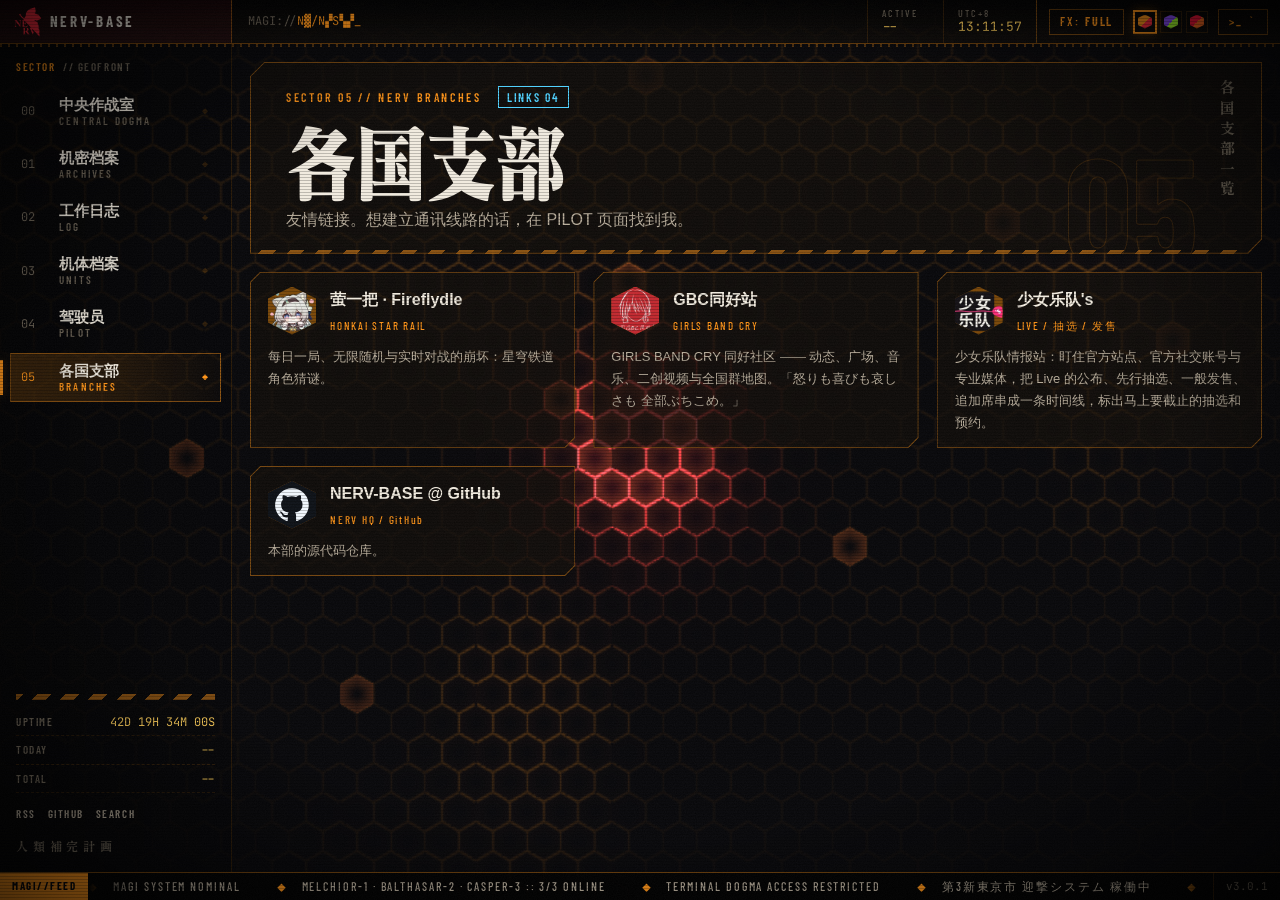
<file: branches/index.html>
<!DOCTYPE html><html data-astro-transition-scope="astro-gyrtbwwo-1" lang="zh-CN" data-theme="magi" data-fx="full"> <head><meta charset="utf-8"><meta name="viewport" content="width=device-width, initial-scale=1, viewport-fit=cover"><script>
  (function () {
    var THEMES = ["magi", "unit01", "unit02", "angel"];
    var FX = ["full", "low", "off"];
    function state() {
      var t = null, f = null;
      try {
        t = localStorage.getItem("nerv:theme");
        f = localStorage.getItem("nerv:fx");
        if (sessionStorage.getItem("nerv:angel") === "1") t = "angel";
      } catch (e) {}
      if (THEMES.indexOf(t) < 0) t = "magi";
      if (FX.indexOf(f) < 0) {
        var reduce = matchMedia("(prefers-reduced-motion: reduce)").matches;
        var coarse = matchMedia("(pointer: coarse)").matches;
        f = reduce || coarse ? "low" : "full";
      }
      return { t: t, f: f };
    }
    function apply(doc) {
      var s = state();
      doc.documentElement.dataset.theme = s.t;
      doc.documentElement.dataset.fx = s.f;
    }
    apply(document);
    // boot sequence: hide the shell before first paint (once per session)
    try {
      if (document.documentElement.dataset.fx !== "off" && !sessionStorage.getItem("nerv:booted")) {
        document.documentElement.classList.add("booting");
        // safety net if the boot script never runs
        setTimeout(function () {
          if (!sessionStorage.getItem("nerv:booted")) document.documentElement.classList.remove("booting");
        }, 6000);
      }
    } catch (e) {}
    document.addEventListener("astro:before-swap", function (e) {
      apply(e.newDocument);
      // root attributes are replaced on swap: carry over runtime capability classes
      ["has-webgl", "has-crosshair"].forEach(function (c) {
        if (document.documentElement.classList.contains(c)) e.newDocument.documentElement.classList.add(c);
      });
    });
  })();
</script><title>各国支部 // NERV-BASE</title><meta name="description" content="NERV-BASE 各国支部：友情链接。"><link rel="canonical" href="https://nerv-base.com/branches/"><meta name="theme-color" content="#07070a"><meta name="color-scheme" content="dark"><meta name="generator" content="Astro v7.4.2"><link rel="icon" href="/favicon.svg" type="image/svg+xml"><link rel="apple-touch-icon" href="/apple-touch-icon.png"><link rel="alternate" type="application/rss+xml" title="NERV-BASE" href="/rss.xml"><link rel="sitemap" href="/sitemap-index.xml"><meta property="og:site_name" content="NERV-BASE"><meta property="og:title" content="各国支部"><meta property="og:description" content="NERV-BASE 各国支部：友情链接。"><meta property="og:type" content="website"><meta property="og:url" content="https://nerv-base.com/branches/"><meta property="og:image" content="https://nerv-base.com/og/default.png"><meta property="og:image:width" content="1200"><meta property="og:image:height" content="630"><meta property="og:locale" content="zh_CN"><meta name="twitter:card" content="summary_large_image"><meta name="twitter:image" content="https://nerv-base.com/og/default.png"><link rel="preload" href="/fonts/eva-ming.076a8bb2.woff2" as="font" type="font/woff2" crossorigin> <style>@font-face{font-family:"EvaMing";src:url("/fonts/eva-ming.076a8bb2.woff2") format("woff2");font-weight:100 900;font-style:normal;font-display:swap;}</style><script defer src="https://umami.nerv-base.com/script.js" data-website-id="9819e1de-2ad7-4efb-9c79-26a27632ddd4" data-domains="nerv-base.com"></script><meta name="astro-view-transitions-enabled" content="true"> <meta name="astro-view-transitions-fallback" content="animate"><script type="module" src="/_astro/ClientRouter.astro_astro_type_script_index_0_lang.Cl372-C-.js"></script><link rel="stylesheet" href="/_astro/Base.BoJgZ5zO.css"><link rel="stylesheet" href="/_astro/code999.D8M2jxet.css"><link rel="stylesheet" href="/_astro/waline.vwYoXT3E.css"><script type="module" src="/_astro/page.DPstRSKW.js"></script><style>[data-astro-transition-scope="astro-gyrtbwwo-1"] { view-transition-name: astro-gyrtbwwo-1; }@layer astro { ::view-transition-old(astro-gyrtbwwo-1) { animation: none; opacity: 0; mix-blend-mode: normal; }::view-transition-new(astro-gyrtbwwo-1) { animation: none; mix-blend-mode: normal; }::view-transition-group(astro-gyrtbwwo-1) { animation: none } }[data-astro-transition-fallback="old"] [data-astro-transition-scope="astro-gyrtbwwo-1"],
			[data-astro-transition-fallback="old"][data-astro-transition-scope="astro-gyrtbwwo-1"] { animation: none; mix-blend-mode: normal; }[data-astro-transition-fallback="new"] [data-astro-transition-scope="astro-gyrtbwwo-1"],
			[data-astro-transition-fallback="new"][data-astro-transition-scope="astro-gyrtbwwo-1"] { animation: none; mix-blend-mode: normal; }</style><style>[data-astro-transition-scope="astro-iywf7oe7-2"] { view-transition-name: stage; }@layer astro { ::view-transition-old(stage) { 
	animation-duration: 110ms;
	animation-timing-function: steps(2, end);
	animation-fill-mode: both;
	animation-name: nerv-sig-out; }::view-transition-new(stage) { 
	animation-duration: 460ms;
	animation-timing-function: cubic-bezier(0.16, 1, 0.3, 1);
	animation-fill-mode: both;
	animation-name: nerv-sig-in; }[data-astro-transition=back]::view-transition-old(stage) { 
	animation-duration: 110ms;
	animation-timing-function: steps(2, end);
	animation-fill-mode: both;
	animation-name: nerv-sig-out; }[data-astro-transition=back]::view-transition-new(stage) { 
	animation-duration: 460ms;
	animation-timing-function: cubic-bezier(0.16, 1, 0.3, 1);
	animation-fill-mode: both;
	animation-name: nerv-sig-in-back; } }[data-astro-transition-fallback="old"] [data-astro-transition-scope="astro-iywf7oe7-2"],
			[data-astro-transition-fallback="old"][data-astro-transition-scope="astro-iywf7oe7-2"] { 
	animation-duration: 110ms;
	animation-timing-function: steps(2, end);
	animation-fill-mode: both;
	animation-name: nerv-sig-out; }[data-astro-transition-fallback="new"] [data-astro-transition-scope="astro-iywf7oe7-2"],
			[data-astro-transition-fallback="new"][data-astro-transition-scope="astro-iywf7oe7-2"] { 
	animation-duration: 460ms;
	animation-timing-function: cubic-bezier(0.16, 1, 0.3, 1);
	animation-fill-mode: both;
	animation-name: nerv-sig-in; }[data-astro-transition=back][data-astro-transition-fallback="old"] [data-astro-transition-scope="astro-iywf7oe7-2"],
			[data-astro-transition=back][data-astro-transition-fallback="old"][data-astro-transition-scope="astro-iywf7oe7-2"] { 
	animation-duration: 110ms;
	animation-timing-function: steps(2, end);
	animation-fill-mode: both;
	animation-name: nerv-sig-out; }[data-astro-transition=back][data-astro-transition-fallback="new"] [data-astro-transition-scope="astro-iywf7oe7-2"],
			[data-astro-transition=back][data-astro-transition-fallback="new"][data-astro-transition-scope="astro-iywf7oe7-2"] { 
	animation-duration: 460ms;
	animation-timing-function: cubic-bezier(0.16, 1, 0.3, 1);
	animation-fill-mode: both;
	animation-name: nerv-sig-in-back; }</style></head> <body data-variant="default"> <a class="skip-link" href="#main">跳到正文 / SKIP</a> <canvas data-astro-transition-persist="hexfield" id="hexfield" class="hexfield" aria-hidden="true"></canvas> <div class="hex-fallback" aria-hidden="true"></div> <div data-astro-transition-persist="crt" class="crt" aria-hidden="true"><i class="crt-noise"></i></div> <div class="shell"> <header data-astro-transition-persist="statusbar" class="statusbar" data-astro-cid-nuzon3mj> <a class="sb-brand" href="/" aria-label="NERV-BASE 首页" data-lock data-astro-cid-nuzon3mj> <svg class="nerv-logo sb-logo" viewBox="52 12 234 254" role="img" aria-label="NERV" xmlns="http://www.w3.org/2000/svg" data-astro-cid-7beclvjf> <title>NERV</title> <g class="emblem" data-astro-cid-7beclvjf> <path d="M218.0 18.0C216.6 19.1 214.0 20.0 212.3 20.0C210.5 20.0 209.0 20.4 209.0 21.0C209.0 21.5 207.2 22.0 205.0 22.0C202.0 22.0 200.8 22.5 199.9 24.1C199.1 25.7 198.1 26.1 195.8 25.8C193.4 25.4 192.6 25.8 191.7 27.7C190.9 29.4 189.9 30.0 187.4 30.0C184.9 30.0 183.6 30.7 182.4 32.5C181.3 34.2 179.8 35.0 178.1 35.0C176.2 35.0 174.9 35.8 174.0 37.5C173.3 38.9 172.0 40.0 171.1 40.0C168.8 40.1 166.0 42.4 166.0 44.3C166.0 46.9 164.9 49.0 163.8 48.4C163.3 48.1 162.6 48.7 162.3 49.9C162.0 51.1 161.0 52.0 159.9 52.0C158.8 52.0 158.0 52.5 158.0 53.2C158.0 53.8 156.8 56.8 155.3 59.9C152.9 64.8 152.5 66.9 152.3 75.9C152.1 85.1 151.7 87.1 149.1 92.6C146.3 98.7 139.7 107.0 137.8 107.0C136.1 107.0 124.5 97.3 118.2 90.6C113.0 85.0 107.8 76.3 105.6 69.7C105.1 68.1 104.3 68.5 99.5 72.7L94.1 77.5L98.9 82.5C101.5 85.2 111.5 95.8 121.1 106.0L138.5 124.5L127.5 125.1C121.4 125.4 117.5 125.7 118.8 125.8C120.1 125.9 122.0 126.5 123.1 127.0C124.9 128.0 125.0 129.4 125.0 152.3C125.0 165.6 124.6 177.1 124.1 177.8C123.6 178.6 121.7 179.6 119.9 180.0C117.9 180.5 126.2 180.8 140.6 180.9L164.8 181.0L165.9 173.5C167.4 163.2 167.3 162.8 164.5 168.2C163.1 170.7 160.7 173.8 159.0 175.0C154.9 177.9 144.8 179.5 141.2 177.8C138.5 176.5 138.5 176.3 138.2 165.2L137.9 154.0L140.5 154.0C144.1 154.0 148.7 158.8 149.7 163.6C150.3 166.6 150.6 164.1 151.0 153.0L151.5 138.6L173.5 161.9C185.6 174.7 195.7 185.6 195.8 186.1C196.0 186.6 192.9 187.0 188.8 187.1C183.3 187.1 182.1 187.4 183.8 188.0C186.4 189.1 188.3 193.0 201.1 223.7C205.7 234.9 209.9 243.9 210.3 243.7C210.8 243.6 213.9 237.3 217.2 229.7C220.6 222.2 223.6 216.0 223.9 216.0C224.3 216.0 234.0 226.0 245.5 238.2C257.0 250.5 266.7 260.6 267.2 260.8C267.6 261.0 268.0 256.7 268.0 251.2C268.0 244.1 267.5 240.4 266.4 238.1C265.2 235.7 265.1 234.5 265.9 233.7C267.3 232.3 267.4 225.3 266.0 224.5C265.4 224.1 265.7 222.8 266.9 221.2C268.6 218.8 268.7 217.6 268.0 211.0C267.5 206.9 267.1 203.2 267.0 202.8C267.0 202.4 266.0 202.0 264.8 201.8C262.9 201.6 262.4 200.8 262.2 197.5C262.0 195.3 261.2 193.1 260.4 192.7C259.6 192.3 259.0 191.2 259.0 190.4C259.0 189.1 259.8 189.0 263.1 189.5C267.0 190.2 267.1 190.1 266.1 188.1C265.4 186.9 264.3 186.0 263.5 186.0C262.7 186.0 262.0 185.4 262.0 184.6C262.0 183.8 261.0 183.0 259.8 182.8C258.5 182.6 257.5 181.8 257.5 181.0C257.5 180.2 258.5 179.4 259.8 179.2C261.5 178.9 262.0 178.2 262.0 176.1C262.0 174.5 261.4 172.7 260.6 172.1C259.8 171.4 258.9 168.2 258.5 164.8C257.9 160.0 257.4 158.7 255.8 158.2C254.4 157.9 253.9 157.1 254.3 155.4C254.5 154.0 254.1 152.9 253.3 152.6C252.2 152.2 252.2 151.7 253.1 150.1C254.2 148.5 253.8 147.5 251.2 143.4C249.4 140.8 248.0 138.1 248.0 137.3C248.0 136.4 246.6 136.0 243.7 136.0C240.2 136.0 238.8 135.4 236.5 133.0C234.9 131.3 232.6 130.0 231.4 130.0C229.1 130.0 226.0 126.7 226.0 124.3C226.0 122.3 231.1 122.8 234.5 125.0C238.4 127.6 248.1 127.8 250.1 125.4C251.0 124.3 252.4 124.0 254.6 124.3C257.2 124.7 257.9 124.4 258.9 122.4C259.7 120.5 260.7 120.0 263.4 120.0C265.9 120.0 267.2 119.4 268.4 117.5C269.3 116.1 270.7 115.0 271.4 115.0C272.1 115.0 273.3 114.4 273.9 113.6C274.6 112.8 275.9 112.4 277.0 112.7C278.4 113.1 279.3 112.5 280.1 110.7C281.6 107.5 280.6 103.5 277.7 100.9C276.5 99.8 274.7 98.2 273.8 97.3C272.8 96.4 272.0 94.9 272.0 94.0C272.0 93.1 270.7 91.1 269.0 89.5C267.4 87.9 266.0 86.0 266.0 85.3C266.0 84.6 264.7 83.4 263.2 82.6C261.7 81.8 259.8 80.0 259.0 78.6C258.0 76.6 256.9 76.0 254.5 76.0C252.7 76.0 250.7 75.3 250.0 74.5C249.3 73.7 247.8 73.0 246.7 73.0C245.6 73.0 243.8 72.2 242.7 71.2C241.4 70.1 238.5 69.3 233.9 69.0C226.7 68.5 224.9 67.2 228.8 65.5C230.0 65.0 231.0 63.8 231.0 63.0C231.0 62.1 231.7 60.5 232.5 59.4C233.3 58.4 234.0 55.5 234.0 53.1C234.0 50.5 234.6 48.3 235.5 47.6C236.8 46.6 236.7 46.1 235.3 43.2C234.0 40.4 233.9 39.5 235.0 37.4C236.2 35.2 236.1 34.7 233.8 32.2C231.7 29.9 231.4 28.8 231.8 25.1C232.0 22.6 231.7 19.8 230.9 18.4C229.9 16.4 228.9 16.0 225.1 16.0C222.1 16.0 219.6 16.7 218.0 18.0ZM145.8 132.3C150.4 137.0 150.8 139.1 148.5 144.7C146.6 149.1 144.4 150.9 140.8 151.0L138.0 151.0L138.0 139.5C138.0 126.0 138.8 125.2 145.8 132.3ZM219.3 218.8C218.0 222.0 216.5 224.8 216.1 225.3C215.5 225.9 204.0 199.9 202.3 194.0C202.1 193.2 206.3 197.2 211.8 202.8L221.8 213.2L219.3 218.8Z" data-astro-cid-7beclvjf></path><path d="M58.0 125.7C58.8 126.0 60.7 127.4 62.3 128.8L65.0 131.4L65.0 152.1C65.0 163.5 64.6 174.0 64.0 175.5C63.5 176.9 61.6 178.7 59.8 179.5C56.7 180.8 57.1 180.9 66.5 180.8C72.0 180.8 75.3 180.5 73.8 180.3C72.3 180.1 70.1 178.7 69.0 177.3C67.2 174.9 67.0 173.3 67.0 155.4C67.0 144.7 67.3 136.0 67.8 136.1C68.2 136.1 76.6 146.4 86.5 159.1C96.4 171.7 104.8 182.0 105.3 182.0C105.7 182.0 106.0 170.6 106.0 156.6C106.0 142.6 106.3 130.4 106.6 129.5C107.0 128.5 108.7 127.2 110.4 126.4C113.3 125.2 112.8 125.1 104.0 125.1C96.6 125.2 95.2 125.4 97.6 126.1C102.8 127.6 103.1 128.5 102.8 144.6L102.5 159.3L89.2 142.2L75.9 125.0L66.2 125.1C60.9 125.1 57.2 125.4 58.0 125.7Z" data-astro-cid-7beclvjf></path><path d="M127.9 188.0C129.7 188.4 131.6 189.4 132.1 190.2C132.6 190.9 133.0 202.1 133.0 215.1C133.0 240.7 133.1 240.2 127.3 242.0C125.5 242.5 129.5 242.8 139.0 242.9C151.5 242.9 153.0 242.7 150.0 241.7C146.8 240.6 146.5 240.1 145.7 235.0C145.3 232.0 145.1 226.8 145.2 223.5C145.5 218.4 145.8 217.5 147.5 217.2C149.1 217.0 151.5 219.8 158.4 230.0L167.3 243.0L175.9 243.0L184.5 242.9L181.8 240.9C178.2 238.2 163.4 216.7 164.8 216.2C168.0 215.2 172.7 211.1 174.3 208.0C177.5 201.7 175.3 194.6 168.6 189.6C166.1 187.7 164.3 187.5 145.2 187.3C132.4 187.2 125.8 187.4 127.9 188.0ZM156.6 190.5C162.1 192.8 164.5 200.5 161.9 207.8C160.5 211.8 157.7 213.5 151.4 214.4C147.2 214.9 146.1 214.7 145.6 213.4C144.8 211.3 144.8 190.5 145.7 189.7C146.8 188.5 152.9 188.9 156.6 190.5Z" data-astro-cid-7beclvjf></path> </g>  </svg> <span class="sb-name hud" data-astro-cid-nuzon3mj>NERV-BASE</span> </a> <div class="sb-path mono" aria-label="当前位置" data-astro-cid-nuzon3mj> <span class="dim" data-astro-cid-nuzon3mj>MAGI://</span><span class="sb-path-text" data-decode="420" data-astro-cid-nuzon3mj>BRANCHES</span><span class="blink" data-astro-cid-nuzon3mj>_</span> </div> <dl class="sb-gauges" aria-label="系统状态" data-astro-cid-nuzon3mj> <div class="sb-g" data-astro-cid-nuzon3mj> <dt data-astro-cid-nuzon3mj>SYNC</dt> <dd class="mono" data-hud="sync" data-astro-cid-nuzon3mj>41.3%</dd> </div> <div class="sb-g" data-astro-cid-nuzon3mj> <dt data-astro-cid-nuzon3mj>ACTIVE</dt> <dd class="mono" data-hud="online" data-astro-cid-nuzon3mj>--</dd> </div> <div class="sb-g sb-alert" data-astro-cid-nuzon3mj> <dt data-astro-cid-nuzon3mj>ALERT</dt> <dd class="mono" data-hud="alert" data-astro-cid-nuzon3mj>GREEN</dd> </div> <div class="sb-g sb-clock" data-astro-cid-nuzon3mj> <dt data-astro-cid-nuzon3mj>UTC+8</dt> <dd class="mono" data-hud="clock" data-astro-cid-nuzon3mj>--:--:--</dd> </div> </dl> <div class="sb-ctrl" data-astro-cid-nuzon3mj> <button class="sb-btn hud" type="button" data-action="fx" aria-label="切换特效强度" title="特效强度 FULL / LOW / OFF" data-astro-cid-nuzon3mj>
FX:<b data-hud="fx" data-astro-cid-nuzon3mj>FULL</b> </button> <div class="sb-themes" role="radiogroup" aria-label="配色" data-astro-cid-nuzon3mj> <button class="sb-theme" type="button" role="radio" data-theme-btn="magi" aria-label="MAGI 琥珀 / 警报红" title="MAGI — 琥珀 / 警报红" data-astro-cid-nuzon3mj> <i data-astro-cid-nuzon3mj></i> </button><button class="sb-theme" type="button" role="radio" data-theme-btn="unit01" aria-label="UNIT-01 初号机 紫 / 荧光绿" title="UNIT-01 — 初号机 紫 / 荧光绿" data-astro-cid-nuzon3mj> <i data-astro-cid-nuzon3mj></i> </button><button class="sb-theme" type="button" role="radio" data-theme-btn="unit02" aria-label="UNIT-02 二号机 红 / 橙" title="UNIT-02 — 二号机 红 / 橙" data-astro-cid-nuzon3mj> <i data-astro-cid-nuzon3mj></i> </button> </div> <button class="sb-btn hud" type="button" data-action="console" aria-label="打开命令控制台" title="控制台 ( ` / Ctrl+K )" data-astro-cid-nuzon3mj> <span aria-hidden="true" data-astro-cid-nuzon3mj>&gt;_</span><kbd data-astro-cid-nuzon3mj>`</kbd> </button> </div> </header> <nav class="rail" aria-label="主导航" data-astro-cid-zh2wcfwb> <div class="rail-head hud" data-astro-cid-zh2wcfwb> <span data-astro-cid-zh2wcfwb>SECTOR</span><span class="dim" data-astro-cid-zh2wcfwb>// GEOFRONT</span> </div> <ul class="rail-list" data-astro-cid-zh2wcfwb> <li data-astro-cid-zh2wcfwb> <a class="rail-item" href="/" data-astro-cid-zh2wcfwb> <span class="ri-code mono" data-astro-cid-zh2wcfwb>00</span> <span class="ri-text" data-astro-cid-zh2wcfwb> <span class="ri-label" data-astro-cid-zh2wcfwb>中央作战室</span> <span class="ri-en hud" data-decode-hover data-astro-cid-zh2wcfwb>CENTRAL DOGMA</span> </span> <span class="ri-mark" aria-hidden="true" data-astro-cid-zh2wcfwb></span> </a> </li><li data-astro-cid-zh2wcfwb> <a class="rail-item" href="/archives/" data-astro-cid-zh2wcfwb> <span class="ri-code mono" data-astro-cid-zh2wcfwb>01</span> <span class="ri-text" data-astro-cid-zh2wcfwb> <span class="ri-label" data-astro-cid-zh2wcfwb>机密档案</span> <span class="ri-en hud" data-decode-hover data-astro-cid-zh2wcfwb>ARCHIVES</span> </span> <span class="ri-mark" aria-hidden="true" data-astro-cid-zh2wcfwb></span> </a> </li><li data-astro-cid-zh2wcfwb> <a class="rail-item" href="/log/" data-astro-cid-zh2wcfwb> <span class="ri-code mono" data-astro-cid-zh2wcfwb>02</span> <span class="ri-text" data-astro-cid-zh2wcfwb> <span class="ri-label" data-astro-cid-zh2wcfwb>工作日志</span> <span class="ri-en hud" data-decode-hover data-astro-cid-zh2wcfwb>LOG</span> </span> <span class="ri-mark" aria-hidden="true" data-astro-cid-zh2wcfwb></span> </a> </li><li data-astro-cid-zh2wcfwb> <a class="rail-item" href="/units/" data-astro-cid-zh2wcfwb> <span class="ri-code mono" data-astro-cid-zh2wcfwb>03</span> <span class="ri-text" data-astro-cid-zh2wcfwb> <span class="ri-label" data-astro-cid-zh2wcfwb>机体档案</span> <span class="ri-en hud" data-decode-hover data-astro-cid-zh2wcfwb>UNITS</span> </span> <span class="ri-mark" aria-hidden="true" data-astro-cid-zh2wcfwb></span> </a> </li><li data-astro-cid-zh2wcfwb> <a class="rail-item" href="/pilot/" data-astro-cid-zh2wcfwb> <span class="ri-code mono" data-astro-cid-zh2wcfwb>04</span> <span class="ri-text" data-astro-cid-zh2wcfwb> <span class="ri-label" data-astro-cid-zh2wcfwb>驾驶员</span> <span class="ri-en hud" data-decode-hover data-astro-cid-zh2wcfwb>PILOT</span> </span> <span class="ri-mark" aria-hidden="true" data-astro-cid-zh2wcfwb></span> </a> </li><li data-astro-cid-zh2wcfwb> <a class="rail-item active" href="/branches/" aria-current="page" data-astro-cid-zh2wcfwb> <span class="ri-code mono" data-astro-cid-zh2wcfwb>05</span> <span class="ri-text" data-astro-cid-zh2wcfwb> <span class="ri-label" data-astro-cid-zh2wcfwb>各国支部</span> <span class="ri-en hud" data-decode-hover data-astro-cid-zh2wcfwb>BRANCHES</span> </span> <span class="ri-mark" aria-hidden="true" data-astro-cid-zh2wcfwb></span> </a> </li> </ul> <div class="rail-foot" data-astro-cid-zh2wcfwb> <div class="stripes" aria-hidden="true" data-astro-cid-zh2wcfwb></div> <dl class="rail-stats" data-astro-cid-zh2wcfwb> <div data-astro-cid-zh2wcfwb><dt class="hud" data-astro-cid-zh2wcfwb>UPTIME</dt><dd class="mono" data-hud="uptime" data-since="2026-10-23T17:37:57+08:00" data-astro-cid-zh2wcfwb>--</dd></div> <div data-astro-cid-zh2wcfwb><dt class="hud" data-astro-cid-zh2wcfwb>TODAY</dt><dd class="mono" data-hud="today" data-astro-cid-zh2wcfwb>--</dd></div> <div data-astro-cid-zh2wcfwb><dt class="hud" data-astro-cid-zh2wcfwb>TOTAL</dt><dd class="mono" data-hud="total" data-astro-cid-zh2wcfwb>--</dd></div> </dl> <div class="rail-links hud" data-astro-cid-zh2wcfwb> <a href="/rss.xml" data-astro-reload data-astro-cid-zh2wcfwb>RSS</a> <a href="https://github.com/zzstar101" target="_blank" rel="noopener" data-astro-cid-zh2wcfwb>GITHUB</a> <a href="/search/" data-astro-cid-zh2wcfwb>SEARCH</a> </div> <p class="rail-motto jp" data-astro-cid-zh2wcfwb>人類補完計画</p> </div> </nav> <div data-astro-transition-scope="astro-iywf7oe7-2" class="stage"> <main id="main" class="main" data-path="BRANCHES" tabindex="-1">  <header class="sec-head panel"> <div class="sh-top"> <span class="label">SECTOR 05 // NERV BRANCHES</span> <span class="chip info">LINKS 04</span> </div> <h1 class="eva-title" data-decode="700">各国支部</h1> <p class="sh-desc">友情链接。想建立通讯线路的话，在 PILOT 页面找到我。</p>  <span class="sh-jp jp" aria-hidden="true">各国支部一覧</span> <span class="sh-big" aria-hidden="true">05</span> <div class="stripes" aria-hidden="true"></div> </header> <div class="branch-grid"> <a class="branch panel" href="https://fireflydle.games/" target="_blank" rel="noopener"> <img src="/branches/fireflydle.webp" alt="" width="48" height="48" loading="lazy"> <span class="b-name">萤一把 · Fireflydle</span> <span class="b-code">HONKAI STAR RAIL</span> <p class="b-desc">每日一局、无限随机与实时对战的崩坏：星穹铁道角色猜谜。</p> </a><a class="branch panel" href="https://www.gbcclub.com/" target="_blank" rel="noopener"> <img src="/branches/gbcclub.webp" alt="" width="48" height="48" loading="lazy"> <span class="b-name">GBC同好站</span> <span class="b-code">GIRLS BAND CRY</span> <p class="b-desc">GIRLS BAND CRY 同好社区 —— 动态、广场、音乐、二创视频与全国群地图。「怒りも喜びも哀しさも 全部ぶちこめ。」</p> </a><a class="branch panel" href="https://girlsbands.com/" target="_blank" rel="noopener"> <img src="/branches/girlsbands.webp" alt="" width="48" height="48" loading="lazy"> <span class="b-name">少女乐队&#39;s</span> <span class="b-code">LIVE / 抽选 / 发售</span> <p class="b-desc">少女乐队情报站：盯住官方站点、官方社交账号与专业媒体，把 Live 的公布、先行抽选、一般发售、追加席串成一条时间线，标出马上要截止的抽选和预约。</p> </a><a class="branch panel" href="https://github.com/zzstar101" target="_blank" rel="noopener"> <img src="/branches/github.svg" alt="" width="48" height="48" loading="lazy"> <span class="b-name">NERV-BASE @ GitHub</span> <span class="b-code">NERV HQ / GitHub</span> <p class="b-desc">本部的源代码仓库。</p> </a> </div>  </main>  </div> </div> <div data-astro-transition-persist="ticker" class="ticker" aria-hidden="true" data-astro-cid-dja5l63r> <span class="tk-tag hud" data-astro-cid-dja5l63r>MAGI//FEED</span> <div class="tk-track" data-astro-cid-dja5l63r> <div class="tk-run" data-astro-cid-dja5l63r> <span class="tk-seq" data-astro-cid-dja5l63r> <span class="tk-item" data-astro-cid-dja5l63r> <i data-astro-cid-dja5l63r>◆</i> MAGI SYSTEM NOMINAL </span><span class="tk-item" data-astro-cid-dja5l63r> <i data-astro-cid-dja5l63r>◆</i> MELCHIOR-1 · BALTHASAR-2 · CASPER-3 :: 3/3 ONLINE </span><span class="tk-item" data-astro-cid-dja5l63r> <i data-astro-cid-dja5l63r>◆</i> TERMINAL DOGMA ACCESS RESTRICTED </span><span class="tk-item" data-astro-cid-dja5l63r> <i data-astro-cid-dja5l63r>◆</i> 第3新東京市 迎撃システム 稼働中 </span><span class="tk-item" data-astro-cid-dja5l63r> <i data-astro-cid-dja5l63r>◆</i> PATTERN BLUE NOT DETECTED </span><span class="tk-item" data-astro-cid-dja5l63r> <i data-astro-cid-dja5l63r>◆</i> LCL PURITY 99.89% </span><span class="tk-item" data-astro-cid-dja5l63r> <i data-astro-cid-dja5l63r>◆</i> PRESS [`] TO OPEN CONSOLE </span><span class="tk-item" data-astro-cid-dja5l63r> <i data-astro-cid-dja5l63r>◆</i> ALL&#39;S RIGHT WITH THE WORLD </span> <span class="tk-item tk-live" data-astro-cid-dja5l63r> <i data-astro-cid-dja5l63r>◆</i>
LAST SYNC <b data-hud="ts" data-astro-cid-dja5l63r>--:--</b> </span> </span><span class="tk-seq" data-astro-cid-dja5l63r> <span class="tk-item" data-astro-cid-dja5l63r> <i data-astro-cid-dja5l63r>◆</i> MAGI SYSTEM NOMINAL </span><span class="tk-item" data-astro-cid-dja5l63r> <i data-astro-cid-dja5l63r>◆</i> MELCHIOR-1 · BALTHASAR-2 · CASPER-3 :: 3/3 ONLINE </span><span class="tk-item" data-astro-cid-dja5l63r> <i data-astro-cid-dja5l63r>◆</i> TERMINAL DOGMA ACCESS RESTRICTED </span><span class="tk-item" data-astro-cid-dja5l63r> <i data-astro-cid-dja5l63r>◆</i> 第3新東京市 迎撃システム 稼働中 </span><span class="tk-item" data-astro-cid-dja5l63r> <i data-astro-cid-dja5l63r>◆</i> PATTERN BLUE NOT DETECTED </span><span class="tk-item" data-astro-cid-dja5l63r> <i data-astro-cid-dja5l63r>◆</i> LCL PURITY 99.89% </span><span class="tk-item" data-astro-cid-dja5l63r> <i data-astro-cid-dja5l63r>◆</i> PRESS [`] TO OPEN CONSOLE </span><span class="tk-item" data-astro-cid-dja5l63r> <i data-astro-cid-dja5l63r>◆</i> ALL&#39;S RIGHT WITH THE WORLD </span> <span class="tk-item tk-live" data-astro-cid-dja5l63r> <i data-astro-cid-dja5l63r>◆</i>
LAST SYNC <b data-hud="ts" data-astro-cid-dja5l63r>--:--</b> </span> </span> </div> </div> <span class="tk-tag tk-ver mono" data-astro-cid-dja5l63r>v3.0.1</span> </div> <div data-astro-transition-persist="glitch-overlay" class="glitch-overlay" id="glitch-overlay" aria-hidden="true"> <div class="bars"><i></i><i></i><i></i><i></i><i></i><i></i><i></i><i></i><i></i></div> <span class="tag">SIGNAL INTERRUPT</span> </div> <div data-astro-transition-persist="console" class="con" id="console" hidden data-astro-cid-s2q7kea5> <div class="con-backdrop" data-con-close data-astro-cid-s2q7kea5></div> <div class="con-win panel" role="dialog" aria-modal="true" aria-labelledby="con-title" data-astro-cid-s2q7kea5> <div class="panel-head con-head" data-astro-cid-s2q7kea5> <span class="label" id="con-title" data-astro-cid-s2q7kea5>MAGI // COMMAND CONSOLE</span> <span class="hud dim con-hint" data-astro-cid-s2q7kea5>ESC 关闭 · ↑↓ 选择 · ENTER 执行 · 输入 help</span> <button class="con-x hud" type="button" data-con-close aria-label="关闭控制台" data-astro-cid-s2q7kea5>×</button> </div> <div class="con-body" data-astro-cid-s2q7kea5> <ol class="con-log mono" aria-live="polite" data-astro-cid-s2q7kea5></ol> <ul class="con-results" role="listbox" aria-label="搜索结果" data-astro-cid-s2q7kea5></ul> </div> <form class="con-form mono" autocomplete="off" data-astro-cid-s2q7kea5> <label for="con-input" class="con-prompt" data-astro-cid-s2q7kea5>MAGI@nerv-base:~$</label> <input id="con-input" class="con-input" type="text" spellcheck="false" autocapitalize="off" placeholder="搜索档案，或输入命令 (help)" aria-controls="con-results" data-astro-cid-s2q7kea5> </form> </div> </div> <div data-astro-transition-persist="crosshair" class="xh" id="crosshair" aria-hidden="true" data-astro-cid-77f7aqh2> <div class="xh-ring" data-astro-cid-77f7aqh2><i data-astro-cid-77f7aqh2></i><i data-astro-cid-77f7aqh2></i><i data-astro-cid-77f7aqh2></i><i data-astro-cid-77f7aqh2></i></div> <div class="xh-dot" data-astro-cid-77f7aqh2></div> <div class="xh-coord mono" data-astro-cid-77f7aqh2></div> </div> <div class="boot" id="boot" hidden aria-hidden="true" data-astro-cid-amujrzzi> <div class="boot-grid" data-astro-cid-amujrzzi></div> <div class="boot-term mono" data-astro-cid-amujrzzi> <p class="boot-line" data-astro-cid-amujrzzi> <span class="dim" data-astro-cid-amujrzzi>[0.000]</span> NERV CENTRAL DOGMA // TERMINAL 03 POWER ON </p><p class="boot-line" data-astro-cid-amujrzzi> <span class="dim" data-astro-cid-amujrzzi>[0.112]</span> BIOS ........................................ OK </p><p class="boot-line" data-astro-cid-amujrzzi> <span class="dim" data-astro-cid-amujrzzi>[0.208]</span> LCL CIRCULATION ............................. OK </p><p class="boot-line" data-astro-cid-amujrzzi> <span class="dim" data-astro-cid-amujrzzi>[0.316]</span> MOUNT /archives /log /units .................. OK </p><p class="boot-line" data-astro-cid-amujrzzi> <span class="dim" data-astro-cid-amujrzzi>[0.401]</span> A.T. FIELD GENERATOR ........................ STANDBY </p><p class="boot-line" data-astro-cid-amujrzzi> <span class="dim" data-astro-cid-amujrzzi>[0.522]</span> HANDSHAKE MAGI-01 MAGI-02 MAGI-03 ........... OK </p><p class="boot-line" data-astro-cid-amujrzzi> <span class="dim" data-astro-cid-amujrzzi>[0.640]</span> REQUEST: OPEN TERMINAL SESSION </p> </div> <div class="boot-center" data-astro-cid-amujrzzi> <div class="boot-magi" data-astro-cid-amujrzzi> <div class="boot-magi-unit" data-astro-cid-amujrzzi> <span class="hud bm-name" data-astro-cid-amujrzzi> MELCHIOR·1 </span> <span class="boot-verdict jp" data-astro-cid-amujrzzi>可決</span> </div><div class="boot-magi-unit" data-astro-cid-amujrzzi> <span class="hud bm-name" data-astro-cid-amujrzzi> BALTHASAR·2 </span> <span class="boot-verdict jp" data-astro-cid-amujrzzi>可決</span> </div><div class="boot-magi-unit" data-astro-cid-amujrzzi> <span class="hud bm-name" data-astro-cid-amujrzzi> CASPER·3 </span> <span class="boot-verdict jp" data-astro-cid-amujrzzi>可決</span> </div> </div> <svg class="boot-logo" viewBox="52 12 234 254" xmlns="http://www.w3.org/2000/svg" aria-hidden="true" data-astro-cid-amujrzzi> <path d="M218.0 18.0C216.6 19.1 214.0 20.0 212.3 20.0C210.5 20.0 209.0 20.4 209.0 21.0C209.0 21.5 207.2 22.0 205.0 22.0C202.0 22.0 200.8 22.5 199.9 24.1C199.1 25.7 198.1 26.1 195.8 25.8C193.4 25.4 192.6 25.8 191.7 27.7C190.9 29.4 189.9 30.0 187.4 30.0C184.9 30.0 183.6 30.7 182.4 32.5C181.3 34.2 179.8 35.0 178.1 35.0C176.2 35.0 174.9 35.8 174.0 37.5C173.3 38.9 172.0 40.0 171.1 40.0C168.8 40.1 166.0 42.4 166.0 44.3C166.0 46.9 164.9 49.0 163.8 48.4C163.3 48.1 162.6 48.7 162.3 49.9C162.0 51.1 161.0 52.0 159.9 52.0C158.8 52.0 158.0 52.5 158.0 53.2C158.0 53.8 156.8 56.8 155.3 59.9C152.9 64.8 152.5 66.9 152.3 75.9C152.1 85.1 151.7 87.1 149.1 92.6C146.3 98.7 139.7 107.0 137.8 107.0C136.1 107.0 124.5 97.3 118.2 90.6C113.0 85.0 107.8 76.3 105.6 69.7C105.1 68.1 104.3 68.5 99.5 72.7L94.1 77.5L98.9 82.5C101.5 85.2 111.5 95.8 121.1 106.0L138.5 124.5L127.5 125.1C121.4 125.4 117.5 125.7 118.8 125.8C120.1 125.9 122.0 126.5 123.1 127.0C124.9 128.0 125.0 129.4 125.0 152.3C125.0 165.6 124.6 177.1 124.1 177.8C123.6 178.6 121.7 179.6 119.9 180.0C117.9 180.5 126.2 180.8 140.6 180.9L164.8 181.0L165.9 173.5C167.4 163.2 167.3 162.8 164.5 168.2C163.1 170.7 160.7 173.8 159.0 175.0C154.9 177.9 144.8 179.5 141.2 177.8C138.5 176.5 138.5 176.3 138.2 165.2L137.9 154.0L140.5 154.0C144.1 154.0 148.7 158.8 149.7 163.6C150.3 166.6 150.6 164.1 151.0 153.0L151.5 138.6L173.5 161.9C185.6 174.7 195.7 185.6 195.8 186.1C196.0 186.6 192.9 187.0 188.8 187.1C183.3 187.1 182.1 187.4 183.8 188.0C186.4 189.1 188.3 193.0 201.1 223.7C205.7 234.9 209.9 243.9 210.3 243.7C210.8 243.6 213.9 237.3 217.2 229.7C220.6 222.2 223.6 216.0 223.9 216.0C224.3 216.0 234.0 226.0 245.5 238.2C257.0 250.5 266.7 260.6 267.2 260.8C267.6 261.0 268.0 256.7 268.0 251.2C268.0 244.1 267.5 240.4 266.4 238.1C265.2 235.7 265.1 234.5 265.9 233.7C267.3 232.3 267.4 225.3 266.0 224.5C265.4 224.1 265.7 222.8 266.9 221.2C268.6 218.8 268.7 217.6 268.0 211.0C267.5 206.9 267.1 203.2 267.0 202.8C267.0 202.4 266.0 202.0 264.8 201.8C262.9 201.6 262.4 200.8 262.2 197.5C262.0 195.3 261.2 193.1 260.4 192.7C259.6 192.3 259.0 191.2 259.0 190.4C259.0 189.1 259.8 189.0 263.1 189.5C267.0 190.2 267.1 190.1 266.1 188.1C265.4 186.9 264.3 186.0 263.5 186.0C262.7 186.0 262.0 185.4 262.0 184.6C262.0 183.8 261.0 183.0 259.8 182.8C258.5 182.6 257.5 181.8 257.5 181.0C257.5 180.2 258.5 179.4 259.8 179.2C261.5 178.9 262.0 178.2 262.0 176.1C262.0 174.5 261.4 172.7 260.6 172.1C259.8 171.4 258.9 168.2 258.5 164.8C257.9 160.0 257.4 158.7 255.8 158.2C254.4 157.9 253.9 157.1 254.3 155.4C254.5 154.0 254.1 152.9 253.3 152.6C252.2 152.2 252.2 151.7 253.1 150.1C254.2 148.5 253.8 147.5 251.2 143.4C249.4 140.8 248.0 138.1 248.0 137.3C248.0 136.4 246.6 136.0 243.7 136.0C240.2 136.0 238.8 135.4 236.5 133.0C234.9 131.3 232.6 130.0 231.4 130.0C229.1 130.0 226.0 126.7 226.0 124.3C226.0 122.3 231.1 122.8 234.5 125.0C238.4 127.6 248.1 127.8 250.1 125.4C251.0 124.3 252.4 124.0 254.6 124.3C257.2 124.7 257.9 124.4 258.9 122.4C259.7 120.5 260.7 120.0 263.4 120.0C265.9 120.0 267.2 119.4 268.4 117.5C269.3 116.1 270.7 115.0 271.4 115.0C272.1 115.0 273.3 114.4 273.9 113.6C274.6 112.8 275.9 112.4 277.0 112.7C278.4 113.1 279.3 112.5 280.1 110.7C281.6 107.5 280.6 103.5 277.7 100.9C276.5 99.8 274.7 98.2 273.8 97.3C272.8 96.4 272.0 94.9 272.0 94.0C272.0 93.1 270.7 91.1 269.0 89.5C267.4 87.9 266.0 86.0 266.0 85.3C266.0 84.6 264.7 83.4 263.2 82.6C261.7 81.8 259.8 80.0 259.0 78.6C258.0 76.6 256.9 76.0 254.5 76.0C252.7 76.0 250.7 75.3 250.0 74.5C249.3 73.7 247.8 73.0 246.7 73.0C245.6 73.0 243.8 72.2 242.7 71.2C241.4 70.1 238.5 69.3 233.9 69.0C226.7 68.5 224.9 67.2 228.8 65.5C230.0 65.0 231.0 63.8 231.0 63.0C231.0 62.1 231.7 60.5 232.5 59.4C233.3 58.4 234.0 55.5 234.0 53.1C234.0 50.5 234.6 48.3 235.5 47.6C236.8 46.6 236.7 46.1 235.3 43.2C234.0 40.4 233.9 39.5 235.0 37.4C236.2 35.2 236.1 34.7 233.8 32.2C231.7 29.9 231.4 28.8 231.8 25.1C232.0 22.6 231.7 19.8 230.9 18.4C229.9 16.4 228.9 16.0 225.1 16.0C222.1 16.0 219.6 16.7 218.0 18.0ZM145.8 132.3C150.4 137.0 150.8 139.1 148.5 144.7C146.6 149.1 144.4 150.9 140.8 151.0L138.0 151.0L138.0 139.5C138.0 126.0 138.8 125.2 145.8 132.3ZM219.3 218.8C218.0 222.0 216.5 224.8 216.1 225.3C215.5 225.9 204.0 199.9 202.3 194.0C202.1 193.2 206.3 197.2 211.8 202.8L221.8 213.2L219.3 218.8Z" data-astro-cid-amujrzzi></path><path d="M58.0 125.7C58.8 126.0 60.7 127.4 62.3 128.8L65.0 131.4L65.0 152.1C65.0 163.5 64.6 174.0 64.0 175.5C63.5 176.9 61.6 178.7 59.8 179.5C56.7 180.8 57.1 180.9 66.5 180.8C72.0 180.8 75.3 180.5 73.8 180.3C72.3 180.1 70.1 178.7 69.0 177.3C67.2 174.9 67.0 173.3 67.0 155.4C67.0 144.7 67.3 136.0 67.8 136.1C68.2 136.1 76.6 146.4 86.5 159.1C96.4 171.7 104.8 182.0 105.3 182.0C105.7 182.0 106.0 170.6 106.0 156.6C106.0 142.6 106.3 130.4 106.6 129.5C107.0 128.5 108.7 127.2 110.4 126.4C113.3 125.2 112.8 125.1 104.0 125.1C96.6 125.2 95.2 125.4 97.6 126.1C102.8 127.6 103.1 128.5 102.8 144.6L102.5 159.3L89.2 142.2L75.9 125.0L66.2 125.1C60.9 125.1 57.2 125.4 58.0 125.7Z" data-astro-cid-amujrzzi></path><path d="M127.9 188.0C129.7 188.4 131.6 189.4 132.1 190.2C132.6 190.9 133.0 202.1 133.0 215.1C133.0 240.7 133.1 240.2 127.3 242.0C125.5 242.5 129.5 242.8 139.0 242.9C151.5 242.9 153.0 242.7 150.0 241.7C146.8 240.6 146.5 240.1 145.7 235.0C145.3 232.0 145.1 226.8 145.2 223.5C145.5 218.4 145.8 217.5 147.5 217.2C149.1 217.0 151.5 219.8 158.4 230.0L167.3 243.0L175.9 243.0L184.5 242.9L181.8 240.9C178.2 238.2 163.4 216.7 164.8 216.2C168.0 215.2 172.7 211.1 174.3 208.0C177.5 201.7 175.3 194.6 168.6 189.6C166.1 187.7 164.3 187.5 145.2 187.3C132.4 187.2 125.8 187.4 127.9 188.0ZM156.6 190.5C162.1 192.8 164.5 200.5 161.9 207.8C160.5 211.8 157.7 213.5 151.4 214.4C147.2 214.9 146.1 214.7 145.6 213.4C144.8 211.3 144.8 190.5 145.7 189.7C146.8 188.5 152.9 188.9 156.6 190.5Z" data-astro-cid-amujrzzi></path> </svg> <p class="boot-motto hud" data-astro-cid-amujrzzi>GOD'S IN HIS HEAVEN. ALL'S RIGHT WITH THE WORLD.</p> </div> <div class="boot-foot" data-astro-cid-amujrzzi> <span class="hud" data-astro-cid-amujrzzi>SYSTEM BOOT</span> <div class="boot-progress" data-astro-cid-amujrzzi><i data-astro-cid-amujrzzi></i></div> <span class="boot-pct mono" data-astro-cid-amujrzzi>000</span><span class="mono dim" data-astro-cid-amujrzzi>%</span> <span class="hud dim boot-skip" data-astro-cid-amujrzzi>PRESS ANY KEY TO SKIP</span> </div> </div><script type="module" src="/_astro/Base.astro_astro_type_script_index_0_lang.B1hXZHwi.js"></script> </body> </html>
</file>
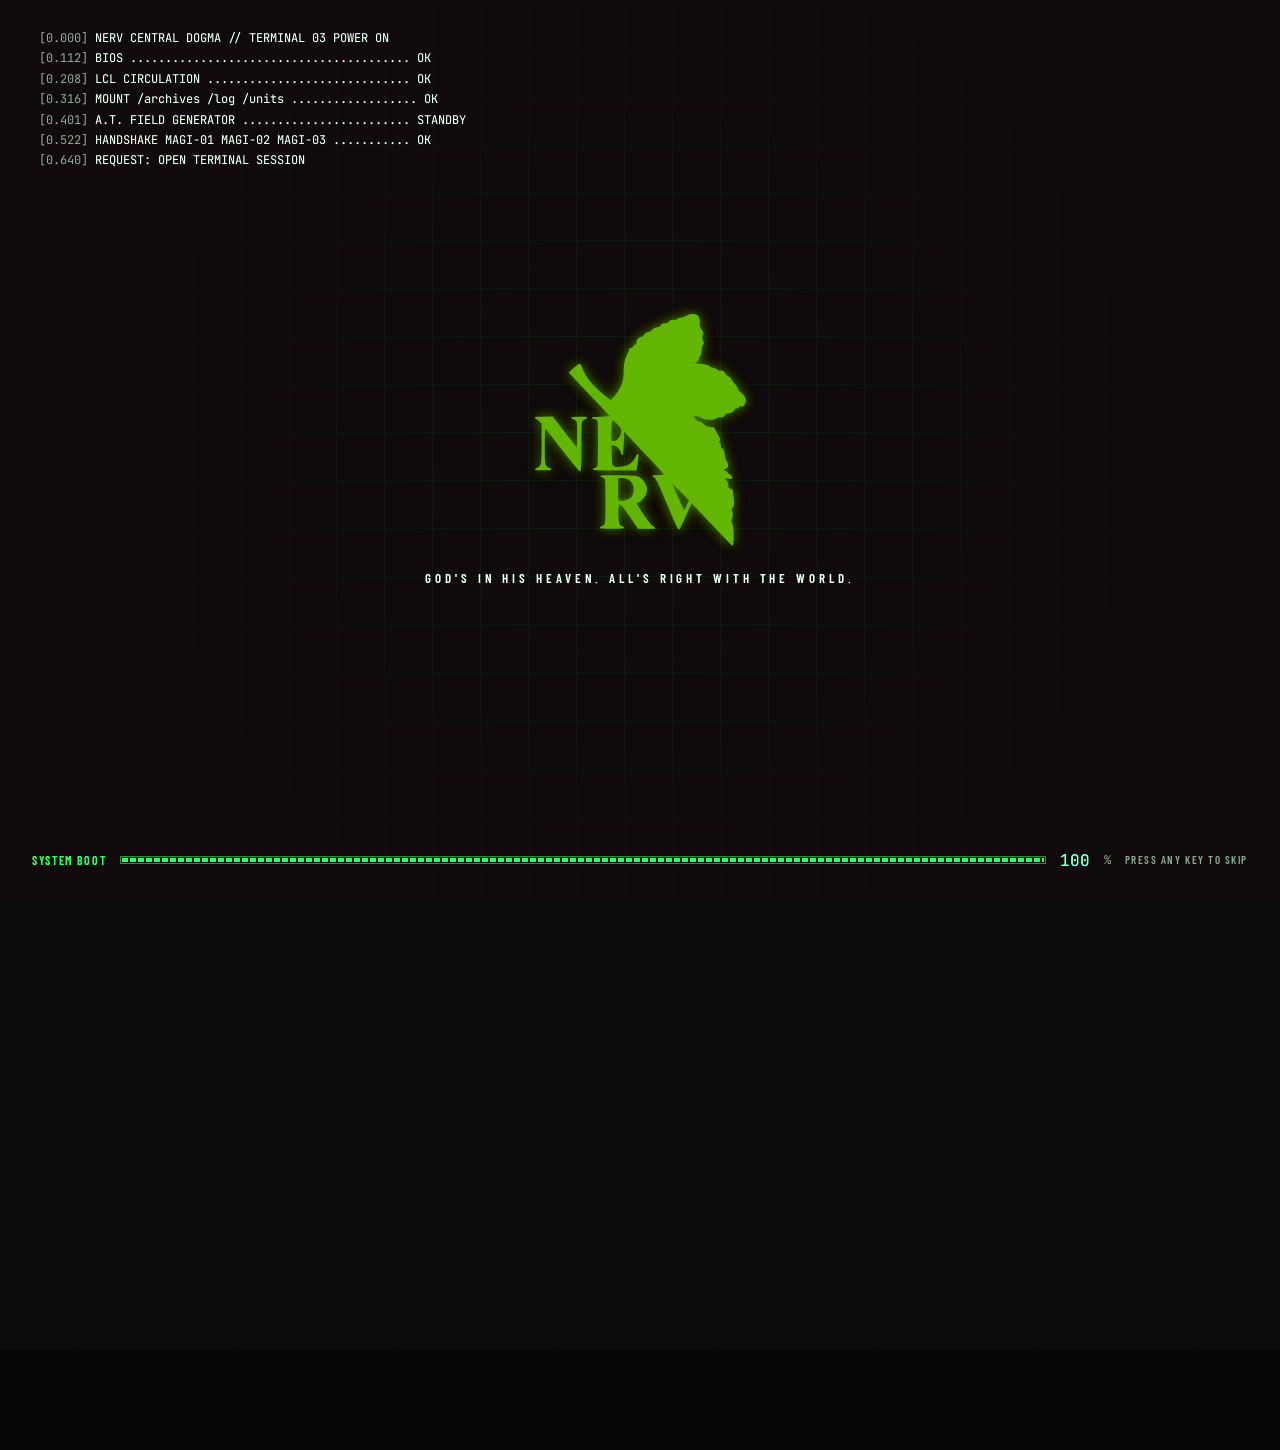
<file: log/index.html>
<!DOCTYPE html><html data-astro-transition-scope="astro-gyrtbwwo-1" lang="zh-CN" data-theme="magi" data-fx="full"> <head><meta charset="utf-8"><meta name="viewport" content="width=device-width, initial-scale=1, viewport-fit=cover"><script>
  (function () {
    var THEMES = ["magi", "unit01", "unit02", "angel"];
    var FX = ["full", "low", "off"];
    function state() {
      var t = null, f = null;
      try {
        t = localStorage.getItem("nerv:theme");
        f = localStorage.getItem("nerv:fx");
        if (sessionStorage.getItem("nerv:angel") === "1") t = "angel";
      } catch (e) {}
      if (THEMES.indexOf(t) < 0) t = "magi";
      if (FX.indexOf(f) < 0) {
        var reduce = matchMedia("(prefers-reduced-motion: reduce)").matches;
        var coarse = matchMedia("(pointer: coarse)").matches;
        f = reduce || coarse ? "low" : "full";
      }
      return { t: t, f: f };
    }
    function apply(doc) {
      var s = state();
      doc.documentElement.dataset.theme = s.t;
      doc.documentElement.dataset.fx = s.f;
    }
    apply(document);
    // boot sequence: hide the shell before first paint (once per session)
    try {
      if (document.documentElement.dataset.fx !== "off" && !sessionStorage.getItem("nerv:booted")) {
        document.documentElement.classList.add("booting");
        // safety net if the boot script never runs
        setTimeout(function () {
          if (!sessionStorage.getItem("nerv:booted")) document.documentElement.classList.remove("booting");
        }, 6000);
      }
    } catch (e) {}
    document.addEventListener("astro:before-swap", function (e) {
      apply(e.newDocument);
      // root attributes are replaced on swap: carry over runtime capability classes
      ["has-webgl", "has-crosshair"].forEach(function (c) {
        if (document.documentElement.classList.contains(c)) e.newDocument.documentElement.classList.add(c);
      });
    });
  })();
</script><title>工作日志 // NERV-BASE</title><meta name="description" content="NERV-BASE 作战日志：短讯、进度与随手记录。"><link rel="canonical" href="https://nerv-base.com/log/"><meta name="theme-color" content="#07070a"><meta name="color-scheme" content="dark"><meta name="generator" content="Astro v7.4.2"><link rel="icon" href="/favicon.svg" type="image/svg+xml"><link rel="apple-touch-icon" href="/apple-touch-icon.png"><link rel="alternate" type="application/rss+xml" title="NERV-BASE" href="/rss.xml"><link rel="sitemap" href="/sitemap-index.xml"><meta property="og:site_name" content="NERV-BASE"><meta property="og:title" content="工作日志"><meta property="og:description" content="NERV-BASE 作战日志：短讯、进度与随手记录。"><meta property="og:type" content="website"><meta property="og:url" content="https://nerv-base.com/log/"><meta property="og:image" content="https://nerv-base.com/og/default.png"><meta property="og:image:width" content="1200"><meta property="og:image:height" content="630"><meta property="og:locale" content="zh_CN"><meta name="twitter:card" content="summary_large_image"><meta name="twitter:image" content="https://nerv-base.com/og/default.png"><link rel="preload" href="/fonts/eva-ming.076a8bb2.woff2" as="font" type="font/woff2" crossorigin> <style>@font-face{font-family:"EvaMing";src:url("/fonts/eva-ming.076a8bb2.woff2") format("woff2");font-weight:100 900;font-style:normal;font-display:swap;}</style><script defer src="https://umami.nerv-base.com/script.js" data-website-id="9819e1de-2ad7-4efb-9c79-26a27632ddd4" data-domains="nerv-base.com"></script><meta name="astro-view-transitions-enabled" content="true"> <meta name="astro-view-transitions-fallback" content="animate"><script type="module" src="/_astro/ClientRouter.astro_astro_type_script_index_0_lang.Cl372-C-.js"></script><link rel="stylesheet" href="/_astro/Base.BoJgZ5zO.css"><link rel="stylesheet" href="/_astro/code999.D8M2jxet.css"><link rel="stylesheet" href="/_astro/waline.vwYoXT3E.css"><script type="module" src="/_astro/page.DPstRSKW.js"></script><style>[data-astro-transition-scope="astro-gyrtbwwo-1"] { view-transition-name: astro-gyrtbwwo-1; }@layer astro { ::view-transition-old(astro-gyrtbwwo-1) { animation: none; opacity: 0; mix-blend-mode: normal; }::view-transition-new(astro-gyrtbwwo-1) { animation: none; mix-blend-mode: normal; }::view-transition-group(astro-gyrtbwwo-1) { animation: none } }[data-astro-transition-fallback="old"] [data-astro-transition-scope="astro-gyrtbwwo-1"],
			[data-astro-transition-fallback="old"][data-astro-transition-scope="astro-gyrtbwwo-1"] { animation: none; mix-blend-mode: normal; }[data-astro-transition-fallback="new"] [data-astro-transition-scope="astro-gyrtbwwo-1"],
			[data-astro-transition-fallback="new"][data-astro-transition-scope="astro-gyrtbwwo-1"] { animation: none; mix-blend-mode: normal; }</style><style>[data-astro-transition-scope="astro-iywf7oe7-2"] { view-transition-name: stage; }@layer astro { ::view-transition-old(stage) { 
	animation-duration: 110ms;
	animation-timing-function: steps(2, end);
	animation-fill-mode: both;
	animation-name: nerv-sig-out; }::view-transition-new(stage) { 
	animation-duration: 460ms;
	animation-timing-function: cubic-bezier(0.16, 1, 0.3, 1);
	animation-fill-mode: both;
	animation-name: nerv-sig-in; }[data-astro-transition=back]::view-transition-old(stage) { 
	animation-duration: 110ms;
	animation-timing-function: steps(2, end);
	animation-fill-mode: both;
	animation-name: nerv-sig-out; }[data-astro-transition=back]::view-transition-new(stage) { 
	animation-duration: 460ms;
	animation-timing-function: cubic-bezier(0.16, 1, 0.3, 1);
	animation-fill-mode: both;
	animation-name: nerv-sig-in-back; } }[data-astro-transition-fallback="old"] [data-astro-transition-scope="astro-iywf7oe7-2"],
			[data-astro-transition-fallback="old"][data-astro-transition-scope="astro-iywf7oe7-2"] { 
	animation-duration: 110ms;
	animation-timing-function: steps(2, end);
	animation-fill-mode: both;
	animation-name: nerv-sig-out; }[data-astro-transition-fallback="new"] [data-astro-transition-scope="astro-iywf7oe7-2"],
			[data-astro-transition-fallback="new"][data-astro-transition-scope="astro-iywf7oe7-2"] { 
	animation-duration: 460ms;
	animation-timing-function: cubic-bezier(0.16, 1, 0.3, 1);
	animation-fill-mode: both;
	animation-name: nerv-sig-in; }[data-astro-transition=back][data-astro-transition-fallback="old"] [data-astro-transition-scope="astro-iywf7oe7-2"],
			[data-astro-transition=back][data-astro-transition-fallback="old"][data-astro-transition-scope="astro-iywf7oe7-2"] { 
	animation-duration: 110ms;
	animation-timing-function: steps(2, end);
	animation-fill-mode: both;
	animation-name: nerv-sig-out; }[data-astro-transition=back][data-astro-transition-fallback="new"] [data-astro-transition-scope="astro-iywf7oe7-2"],
			[data-astro-transition=back][data-astro-transition-fallback="new"][data-astro-transition-scope="astro-iywf7oe7-2"] { 
	animation-duration: 460ms;
	animation-timing-function: cubic-bezier(0.16, 1, 0.3, 1);
	animation-fill-mode: both;
	animation-name: nerv-sig-in-back; }</style></head> <body data-variant="default"> <a class="skip-link" href="#main">跳到正文 / SKIP</a> <canvas data-astro-transition-persist="hexfield" id="hexfield" class="hexfield" aria-hidden="true"></canvas> <div class="hex-fallback" aria-hidden="true"></div> <div data-astro-transition-persist="crt" class="crt" aria-hidden="true"><i class="crt-noise"></i></div> <div class="shell"> <header data-astro-transition-persist="statusbar" class="statusbar" data-astro-cid-nuzon3mj> <a class="sb-brand" href="/" aria-label="NERV-BASE 首页" data-lock data-astro-cid-nuzon3mj> <svg class="nerv-logo sb-logo" viewBox="52 12 234 254" role="img" aria-label="NERV" xmlns="http://www.w3.org/2000/svg" data-astro-cid-7beclvjf> <title>NERV</title> <g class="emblem" data-astro-cid-7beclvjf> <path d="M218.0 18.0C216.6 19.1 214.0 20.0 212.3 20.0C210.5 20.0 209.0 20.4 209.0 21.0C209.0 21.5 207.2 22.0 205.0 22.0C202.0 22.0 200.8 22.5 199.9 24.1C199.1 25.7 198.1 26.1 195.8 25.8C193.4 25.4 192.6 25.8 191.7 27.7C190.9 29.4 189.9 30.0 187.4 30.0C184.9 30.0 183.6 30.7 182.4 32.5C181.3 34.2 179.8 35.0 178.1 35.0C176.2 35.0 174.9 35.8 174.0 37.5C173.3 38.9 172.0 40.0 171.1 40.0C168.8 40.1 166.0 42.4 166.0 44.3C166.0 46.9 164.9 49.0 163.8 48.4C163.3 48.1 162.6 48.7 162.3 49.9C162.0 51.1 161.0 52.0 159.9 52.0C158.8 52.0 158.0 52.5 158.0 53.2C158.0 53.8 156.8 56.8 155.3 59.9C152.9 64.8 152.5 66.9 152.3 75.9C152.1 85.1 151.7 87.1 149.1 92.6C146.3 98.7 139.7 107.0 137.8 107.0C136.1 107.0 124.5 97.3 118.2 90.6C113.0 85.0 107.8 76.3 105.6 69.7C105.1 68.1 104.3 68.5 99.5 72.7L94.1 77.5L98.9 82.5C101.5 85.2 111.5 95.8 121.1 106.0L138.5 124.5L127.5 125.1C121.4 125.4 117.5 125.7 118.8 125.8C120.1 125.9 122.0 126.5 123.1 127.0C124.9 128.0 125.0 129.4 125.0 152.3C125.0 165.6 124.6 177.1 124.1 177.8C123.6 178.6 121.7 179.6 119.9 180.0C117.9 180.5 126.2 180.8 140.6 180.9L164.8 181.0L165.9 173.5C167.4 163.2 167.3 162.8 164.5 168.2C163.1 170.7 160.7 173.8 159.0 175.0C154.9 177.9 144.8 179.5 141.2 177.8C138.5 176.5 138.5 176.3 138.2 165.2L137.9 154.0L140.5 154.0C144.1 154.0 148.7 158.8 149.7 163.6C150.3 166.6 150.6 164.1 151.0 153.0L151.5 138.6L173.5 161.9C185.6 174.7 195.7 185.6 195.8 186.1C196.0 186.6 192.9 187.0 188.8 187.1C183.3 187.1 182.1 187.4 183.8 188.0C186.4 189.1 188.3 193.0 201.1 223.7C205.7 234.9 209.9 243.9 210.3 243.7C210.8 243.6 213.9 237.3 217.2 229.7C220.6 222.2 223.6 216.0 223.9 216.0C224.3 216.0 234.0 226.0 245.5 238.2C257.0 250.5 266.7 260.6 267.2 260.8C267.6 261.0 268.0 256.7 268.0 251.2C268.0 244.1 267.5 240.4 266.4 238.1C265.2 235.7 265.1 234.5 265.9 233.7C267.3 232.3 267.4 225.3 266.0 224.5C265.4 224.1 265.7 222.8 266.9 221.2C268.6 218.8 268.7 217.6 268.0 211.0C267.5 206.9 267.1 203.2 267.0 202.8C267.0 202.4 266.0 202.0 264.8 201.8C262.9 201.6 262.4 200.8 262.2 197.5C262.0 195.3 261.2 193.1 260.4 192.7C259.6 192.3 259.0 191.2 259.0 190.4C259.0 189.1 259.8 189.0 263.1 189.5C267.0 190.2 267.1 190.1 266.1 188.1C265.4 186.9 264.3 186.0 263.5 186.0C262.7 186.0 262.0 185.4 262.0 184.6C262.0 183.8 261.0 183.0 259.8 182.8C258.5 182.6 257.5 181.8 257.5 181.0C257.5 180.2 258.5 179.4 259.8 179.2C261.5 178.9 262.0 178.2 262.0 176.1C262.0 174.5 261.4 172.7 260.6 172.1C259.8 171.4 258.9 168.2 258.5 164.8C257.9 160.0 257.4 158.7 255.8 158.2C254.4 157.9 253.9 157.1 254.3 155.4C254.5 154.0 254.1 152.9 253.3 152.6C252.2 152.2 252.2 151.7 253.1 150.1C254.2 148.5 253.8 147.5 251.2 143.4C249.4 140.8 248.0 138.1 248.0 137.3C248.0 136.4 246.6 136.0 243.7 136.0C240.2 136.0 238.8 135.4 236.5 133.0C234.9 131.3 232.6 130.0 231.4 130.0C229.1 130.0 226.0 126.7 226.0 124.3C226.0 122.3 231.1 122.8 234.5 125.0C238.4 127.6 248.1 127.8 250.1 125.4C251.0 124.3 252.4 124.0 254.6 124.3C257.2 124.7 257.9 124.4 258.9 122.4C259.7 120.5 260.7 120.0 263.4 120.0C265.9 120.0 267.2 119.4 268.4 117.5C269.3 116.1 270.7 115.0 271.4 115.0C272.1 115.0 273.3 114.4 273.9 113.6C274.6 112.8 275.9 112.4 277.0 112.7C278.4 113.1 279.3 112.5 280.1 110.7C281.6 107.5 280.6 103.5 277.7 100.9C276.5 99.8 274.7 98.2 273.8 97.3C272.8 96.4 272.0 94.9 272.0 94.0C272.0 93.1 270.7 91.1 269.0 89.5C267.4 87.9 266.0 86.0 266.0 85.3C266.0 84.6 264.7 83.4 263.2 82.6C261.7 81.8 259.8 80.0 259.0 78.6C258.0 76.6 256.9 76.0 254.5 76.0C252.7 76.0 250.7 75.3 250.0 74.5C249.3 73.7 247.8 73.0 246.7 73.0C245.6 73.0 243.8 72.2 242.7 71.2C241.4 70.1 238.5 69.3 233.9 69.0C226.7 68.5 224.9 67.2 228.8 65.5C230.0 65.0 231.0 63.8 231.0 63.0C231.0 62.1 231.7 60.5 232.5 59.4C233.3 58.4 234.0 55.5 234.0 53.1C234.0 50.5 234.6 48.3 235.5 47.6C236.8 46.6 236.7 46.1 235.3 43.2C234.0 40.4 233.9 39.5 235.0 37.4C236.2 35.2 236.1 34.7 233.8 32.2C231.7 29.9 231.4 28.8 231.8 25.1C232.0 22.6 231.7 19.8 230.9 18.4C229.9 16.4 228.9 16.0 225.1 16.0C222.1 16.0 219.6 16.7 218.0 18.0ZM145.8 132.3C150.4 137.0 150.8 139.1 148.5 144.7C146.6 149.1 144.4 150.9 140.8 151.0L138.0 151.0L138.0 139.5C138.0 126.0 138.8 125.2 145.8 132.3ZM219.3 218.8C218.0 222.0 216.5 224.8 216.1 225.3C215.5 225.9 204.0 199.9 202.3 194.0C202.1 193.2 206.3 197.2 211.8 202.8L221.8 213.2L219.3 218.8Z" data-astro-cid-7beclvjf></path><path d="M58.0 125.7C58.8 126.0 60.7 127.4 62.3 128.8L65.0 131.4L65.0 152.1C65.0 163.5 64.6 174.0 64.0 175.5C63.5 176.9 61.6 178.7 59.8 179.5C56.7 180.8 57.1 180.9 66.5 180.8C72.0 180.8 75.3 180.5 73.8 180.3C72.3 180.1 70.1 178.7 69.0 177.3C67.2 174.9 67.0 173.3 67.0 155.4C67.0 144.7 67.3 136.0 67.8 136.1C68.2 136.1 76.6 146.4 86.5 159.1C96.4 171.7 104.8 182.0 105.3 182.0C105.7 182.0 106.0 170.6 106.0 156.6C106.0 142.6 106.3 130.4 106.6 129.5C107.0 128.5 108.7 127.2 110.4 126.4C113.3 125.2 112.8 125.1 104.0 125.1C96.6 125.2 95.2 125.4 97.6 126.1C102.8 127.6 103.1 128.5 102.8 144.6L102.5 159.3L89.2 142.2L75.9 125.0L66.2 125.1C60.9 125.1 57.2 125.4 58.0 125.7Z" data-astro-cid-7beclvjf></path><path d="M127.9 188.0C129.7 188.4 131.6 189.4 132.1 190.2C132.6 190.9 133.0 202.1 133.0 215.1C133.0 240.7 133.1 240.2 127.3 242.0C125.5 242.5 129.5 242.8 139.0 242.9C151.5 242.9 153.0 242.7 150.0 241.7C146.8 240.6 146.5 240.1 145.7 235.0C145.3 232.0 145.1 226.8 145.2 223.5C145.5 218.4 145.8 217.5 147.5 217.2C149.1 217.0 151.5 219.8 158.4 230.0L167.3 243.0L175.9 243.0L184.5 242.9L181.8 240.9C178.2 238.2 163.4 216.7 164.8 216.2C168.0 215.2 172.7 211.1 174.3 208.0C177.5 201.7 175.3 194.6 168.6 189.6C166.1 187.7 164.3 187.5 145.2 187.3C132.4 187.2 125.8 187.4 127.9 188.0ZM156.6 190.5C162.1 192.8 164.5 200.5 161.9 207.8C160.5 211.8 157.7 213.5 151.4 214.4C147.2 214.9 146.1 214.7 145.6 213.4C144.8 211.3 144.8 190.5 145.7 189.7C146.8 188.5 152.9 188.9 156.6 190.5Z" data-astro-cid-7beclvjf></path> </g>  </svg> <span class="sb-name hud" data-astro-cid-nuzon3mj>NERV-BASE</span> </a> <div class="sb-path mono" aria-label="当前位置" data-astro-cid-nuzon3mj> <span class="dim" data-astro-cid-nuzon3mj>MAGI://</span><span class="sb-path-text" data-decode="420" data-astro-cid-nuzon3mj>LOG</span><span class="blink" data-astro-cid-nuzon3mj>_</span> </div> <dl class="sb-gauges" aria-label="系统状态" data-astro-cid-nuzon3mj> <div class="sb-g" data-astro-cid-nuzon3mj> <dt data-astro-cid-nuzon3mj>SYNC</dt> <dd class="mono" data-hud="sync" data-astro-cid-nuzon3mj>41.3%</dd> </div> <div class="sb-g" data-astro-cid-nuzon3mj> <dt data-astro-cid-nuzon3mj>ACTIVE</dt> <dd class="mono" data-hud="online" data-astro-cid-nuzon3mj>--</dd> </div> <div class="sb-g sb-alert" data-astro-cid-nuzon3mj> <dt data-astro-cid-nuzon3mj>ALERT</dt> <dd class="mono" data-hud="alert" data-astro-cid-nuzon3mj>GREEN</dd> </div> <div class="sb-g sb-clock" data-astro-cid-nuzon3mj> <dt data-astro-cid-nuzon3mj>UTC+8</dt> <dd class="mono" data-hud="clock" data-astro-cid-nuzon3mj>--:--:--</dd> </div> </dl> <div class="sb-ctrl" data-astro-cid-nuzon3mj> <button class="sb-btn hud" type="button" data-action="fx" aria-label="切换特效强度" title="特效强度 FULL / LOW / OFF" data-astro-cid-nuzon3mj>
FX:<b data-hud="fx" data-astro-cid-nuzon3mj>FULL</b> </button> <div class="sb-themes" role="radiogroup" aria-label="配色" data-astro-cid-nuzon3mj> <button class="sb-theme" type="button" role="radio" data-theme-btn="magi" aria-label="MAGI 琥珀 / 警报红" title="MAGI — 琥珀 / 警报红" data-astro-cid-nuzon3mj> <i data-astro-cid-nuzon3mj></i> </button><button class="sb-theme" type="button" role="radio" data-theme-btn="unit01" aria-label="UNIT-01 初号机 紫 / 荧光绿" title="UNIT-01 — 初号机 紫 / 荧光绿" data-astro-cid-nuzon3mj> <i data-astro-cid-nuzon3mj></i> </button><button class="sb-theme" type="button" role="radio" data-theme-btn="unit02" aria-label="UNIT-02 二号机 红 / 橙" title="UNIT-02 — 二号机 红 / 橙" data-astro-cid-nuzon3mj> <i data-astro-cid-nuzon3mj></i> </button> </div> <button class="sb-btn hud" type="button" data-action="console" aria-label="打开命令控制台" title="控制台 ( ` / Ctrl+K )" data-astro-cid-nuzon3mj> <span aria-hidden="true" data-astro-cid-nuzon3mj>&gt;_</span><kbd data-astro-cid-nuzon3mj>`</kbd> </button> </div> </header> <nav class="rail" aria-label="主导航" data-astro-cid-zh2wcfwb> <div class="rail-head hud" data-astro-cid-zh2wcfwb> <span data-astro-cid-zh2wcfwb>SECTOR</span><span class="dim" data-astro-cid-zh2wcfwb>// GEOFRONT</span> </div> <ul class="rail-list" data-astro-cid-zh2wcfwb> <li data-astro-cid-zh2wcfwb> <a class="rail-item" href="/" data-astro-cid-zh2wcfwb> <span class="ri-code mono" data-astro-cid-zh2wcfwb>00</span> <span class="ri-text" data-astro-cid-zh2wcfwb> <span class="ri-label" data-astro-cid-zh2wcfwb>中央作战室</span> <span class="ri-en hud" data-decode-hover data-astro-cid-zh2wcfwb>CENTRAL DOGMA</span> </span> <span class="ri-mark" aria-hidden="true" data-astro-cid-zh2wcfwb></span> </a> </li><li data-astro-cid-zh2wcfwb> <a class="rail-item" href="/archives/" data-astro-cid-zh2wcfwb> <span class="ri-code mono" data-astro-cid-zh2wcfwb>01</span> <span class="ri-text" data-astro-cid-zh2wcfwb> <span class="ri-label" data-astro-cid-zh2wcfwb>机密档案</span> <span class="ri-en hud" data-decode-hover data-astro-cid-zh2wcfwb>ARCHIVES</span> </span> <span class="ri-mark" aria-hidden="true" data-astro-cid-zh2wcfwb></span> </a> </li><li data-astro-cid-zh2wcfwb> <a class="rail-item active" href="/log/" aria-current="page" data-astro-cid-zh2wcfwb> <span class="ri-code mono" data-astro-cid-zh2wcfwb>02</span> <span class="ri-text" data-astro-cid-zh2wcfwb> <span class="ri-label" data-astro-cid-zh2wcfwb>工作日志</span> <span class="ri-en hud" data-decode-hover data-astro-cid-zh2wcfwb>LOG</span> </span> <span class="ri-mark" aria-hidden="true" data-astro-cid-zh2wcfwb></span> </a> </li><li data-astro-cid-zh2wcfwb> <a class="rail-item" href="/units/" data-astro-cid-zh2wcfwb> <span class="ri-code mono" data-astro-cid-zh2wcfwb>03</span> <span class="ri-text" data-astro-cid-zh2wcfwb> <span class="ri-label" data-astro-cid-zh2wcfwb>机体档案</span> <span class="ri-en hud" data-decode-hover data-astro-cid-zh2wcfwb>UNITS</span> </span> <span class="ri-mark" aria-hidden="true" data-astro-cid-zh2wcfwb></span> </a> </li><li data-astro-cid-zh2wcfwb> <a class="rail-item" href="/pilot/" data-astro-cid-zh2wcfwb> <span class="ri-code mono" data-astro-cid-zh2wcfwb>04</span> <span class="ri-text" data-astro-cid-zh2wcfwb> <span class="ri-label" data-astro-cid-zh2wcfwb>驾驶员</span> <span class="ri-en hud" data-decode-hover data-astro-cid-zh2wcfwb>PILOT</span> </span> <span class="ri-mark" aria-hidden="true" data-astro-cid-zh2wcfwb></span> </a> </li><li data-astro-cid-zh2wcfwb> <a class="rail-item" href="/branches/" data-astro-cid-zh2wcfwb> <span class="ri-code mono" data-astro-cid-zh2wcfwb>05</span> <span class="ri-text" data-astro-cid-zh2wcfwb> <span class="ri-label" data-astro-cid-zh2wcfwb>各国支部</span> <span class="ri-en hud" data-decode-hover data-astro-cid-zh2wcfwb>BRANCHES</span> </span> <span class="ri-mark" aria-hidden="true" data-astro-cid-zh2wcfwb></span> </a> </li> </ul> <div class="rail-foot" data-astro-cid-zh2wcfwb> <div class="stripes" aria-hidden="true" data-astro-cid-zh2wcfwb></div> <dl class="rail-stats" data-astro-cid-zh2wcfwb> <div data-astro-cid-zh2wcfwb><dt class="hud" data-astro-cid-zh2wcfwb>UPTIME</dt><dd class="mono" data-hud="uptime" data-since="2026-10-23T17:37:57+08:00" data-astro-cid-zh2wcfwb>--</dd></div> <div data-astro-cid-zh2wcfwb><dt class="hud" data-astro-cid-zh2wcfwb>TODAY</dt><dd class="mono" data-hud="today" data-astro-cid-zh2wcfwb>--</dd></div> <div data-astro-cid-zh2wcfwb><dt class="hud" data-astro-cid-zh2wcfwb>TOTAL</dt><dd class="mono" data-hud="total" data-astro-cid-zh2wcfwb>--</dd></div> </dl> <div class="rail-links hud" data-astro-cid-zh2wcfwb> <a href="/rss.xml" data-astro-reload data-astro-cid-zh2wcfwb>RSS</a> <a href="https://github.com/zzstar101" target="_blank" rel="noopener" data-astro-cid-zh2wcfwb>GITHUB</a> <a href="/search/" data-astro-cid-zh2wcfwb>SEARCH</a> </div> <p class="rail-motto jp" data-astro-cid-zh2wcfwb>人類補完計画</p> </div> </nav> <div data-astro-transition-scope="astro-iywf7oe7-2" class="stage"> <main id="main" class="main" data-path="LOG" tabindex="-1">  <header class="sec-head panel"> <div class="sh-top"> <span class="label">SECTOR 02 // OPERATION LOG</span> <span class="chip info">ENTRIES 003</span> </div> <h1 class="eva-title" data-decode="700">工作日志</h1> <p class="sh-desc">短讯、进度与随手记录。按时间倒序。</p>  <span class="sh-jp jp" aria-hidden="true">作戦記録</span> <span class="sh-big" aria-hidden="true">02</span> <div class="stripes" aria-hidden="true"></div> </header> <ol class="log-list"> <li class="log-entry" data-mood="normal" id="iseri-nina-2026"> <article class="log-card panel" data-pagefind-body> <div class="log-top"> <span class="chip">LOG</span> <time datetime="2026-10-23T16:55:03.000Z">2026.10.24 00:55</time> <a class="dim mono" href="#iseri-nina-2026" aria-label="条目链接" style="margin-left:auto">#</a> </div> <h2 class="sr-only" data-pagefind-meta="title"> LOG LOG 2026.10.24 00:55 </h2> <div class="prose"> <p>现在是日本时间10.24日，是トゲナシトゲアリ的传奇主唱井芹仁菜的生日。转发这个消息到5个群聊，Nina就会出来给你唱空之箱，我试过了，虽然是假的，还被人骂刺批。但今天真的是Nina的生日，Nina Iseri生日快乐！</p>
<p><img alt="图像" title="图像" loading="lazy" decoding="async" width="1848" height="2560" src="/_astro/htca-kkbqaav2pe-20261024-005510.BFp_kBWp_1QBMaJ.webp"></p> </div> </article> </li><li class="log-entry" data-mood="normal" id="2026-10-23-2022"> <article class="log-card panel" data-pagefind-body> <div class="log-top"> <span class="chip">LOG</span> <time datetime="2026-10-23T12:22:55.000Z">2026.10.23 20:22</time> <a class="dim mono" href="#2026-10-23-2022" aria-label="条目链接" style="margin-left:auto">#</a> </div> <h2 class="sr-only" data-pagefind-meta="title"> LOG LOG 2026.10.23 20:22 </h2> <div class="prose"> <p>青猪也要完结了。。。</p>
<p>青春啊。。。</p>
<p><img alt="图像" title="图像" loading="lazy" decoding="async" width="1418" height="2000" src="/_astro/hu-a0omauaaaa-t-20261023-205936.C3oifvqP_11EKto.webp"></p> </div> </article> </li><li class="log-entry" data-mood="ok" id="2026-10-23-online"> <article class="log-card panel" data-pagefind-body> <div class="log-top"> <span class="chip">SORTIE</span> <time datetime="2026-10-23T05:30:00.000Z">2026.10.23 13:30</time> <a class="dim mono" href="#2026-10-23-online" aria-label="条目链接" style="margin-left:auto">#</a> </div> <h2 class="sr-only" data-pagefind-meta="title"> LOG SORTIE 2026.10.23 13:30 </h2> <div class="prose"> <p>新终端上线。旧 Halo 实例与数据库已销毁，MAGI 三台全部重新同步。</p> </div> </article> </li> </ol> </main>  </div> </div> <div data-astro-transition-persist="ticker" class="ticker" aria-hidden="true" data-astro-cid-dja5l63r> <span class="tk-tag hud" data-astro-cid-dja5l63r>MAGI//FEED</span> <div class="tk-track" data-astro-cid-dja5l63r> <div class="tk-run" data-astro-cid-dja5l63r> <span class="tk-seq" data-astro-cid-dja5l63r> <span class="tk-item" data-astro-cid-dja5l63r> <i data-astro-cid-dja5l63r>◆</i> MAGI SYSTEM NOMINAL </span><span class="tk-item" data-astro-cid-dja5l63r> <i data-astro-cid-dja5l63r>◆</i> MELCHIOR-1 · BALTHASAR-2 · CASPER-3 :: 3/3 ONLINE </span><span class="tk-item" data-astro-cid-dja5l63r> <i data-astro-cid-dja5l63r>◆</i> TERMINAL DOGMA ACCESS RESTRICTED </span><span class="tk-item" data-astro-cid-dja5l63r> <i data-astro-cid-dja5l63r>◆</i> 第3新東京市 迎撃システム 稼働中 </span><span class="tk-item" data-astro-cid-dja5l63r> <i data-astro-cid-dja5l63r>◆</i> PATTERN BLUE NOT DETECTED </span><span class="tk-item" data-astro-cid-dja5l63r> <i data-astro-cid-dja5l63r>◆</i> LCL PURITY 99.89% </span><span class="tk-item" data-astro-cid-dja5l63r> <i data-astro-cid-dja5l63r>◆</i> PRESS [`] TO OPEN CONSOLE </span><span class="tk-item" data-astro-cid-dja5l63r> <i data-astro-cid-dja5l63r>◆</i> ALL&#39;S RIGHT WITH THE WORLD </span> <span class="tk-item tk-live" data-astro-cid-dja5l63r> <i data-astro-cid-dja5l63r>◆</i>
LAST SYNC <b data-hud="ts" data-astro-cid-dja5l63r>--:--</b> </span> </span><span class="tk-seq" data-astro-cid-dja5l63r> <span class="tk-item" data-astro-cid-dja5l63r> <i data-astro-cid-dja5l63r>◆</i> MAGI SYSTEM NOMINAL </span><span class="tk-item" data-astro-cid-dja5l63r> <i data-astro-cid-dja5l63r>◆</i> MELCHIOR-1 · BALTHASAR-2 · CASPER-3 :: 3/3 ONLINE </span><span class="tk-item" data-astro-cid-dja5l63r> <i data-astro-cid-dja5l63r>◆</i> TERMINAL DOGMA ACCESS RESTRICTED </span><span class="tk-item" data-astro-cid-dja5l63r> <i data-astro-cid-dja5l63r>◆</i> 第3新東京市 迎撃システム 稼働中 </span><span class="tk-item" data-astro-cid-dja5l63r> <i data-astro-cid-dja5l63r>◆</i> PATTERN BLUE NOT DETECTED </span><span class="tk-item" data-astro-cid-dja5l63r> <i data-astro-cid-dja5l63r>◆</i> LCL PURITY 99.89% </span><span class="tk-item" data-astro-cid-dja5l63r> <i data-astro-cid-dja5l63r>◆</i> PRESS [`] TO OPEN CONSOLE </span><span class="tk-item" data-astro-cid-dja5l63r> <i data-astro-cid-dja5l63r>◆</i> ALL&#39;S RIGHT WITH THE WORLD </span> <span class="tk-item tk-live" data-astro-cid-dja5l63r> <i data-astro-cid-dja5l63r>◆</i>
LAST SYNC <b data-hud="ts" data-astro-cid-dja5l63r>--:--</b> </span> </span> </div> </div> <span class="tk-tag tk-ver mono" data-astro-cid-dja5l63r>v3.0.1</span> </div> <div data-astro-transition-persist="glitch-overlay" class="glitch-overlay" id="glitch-overlay" aria-hidden="true"> <div class="bars"><i></i><i></i><i></i><i></i><i></i><i></i><i></i><i></i><i></i></div> <span class="tag">SIGNAL INTERRUPT</span> </div> <div data-astro-transition-persist="console" class="con" id="console" hidden data-astro-cid-s2q7kea5> <div class="con-backdrop" data-con-close data-astro-cid-s2q7kea5></div> <div class="con-win panel" role="dialog" aria-modal="true" aria-labelledby="con-title" data-astro-cid-s2q7kea5> <div class="panel-head con-head" data-astro-cid-s2q7kea5> <span class="label" id="con-title" data-astro-cid-s2q7kea5>MAGI // COMMAND CONSOLE</span> <span class="hud dim con-hint" data-astro-cid-s2q7kea5>ESC 关闭 · ↑↓ 选择 · ENTER 执行 · 输入 help</span> <button class="con-x hud" type="button" data-con-close aria-label="关闭控制台" data-astro-cid-s2q7kea5>×</button> </div> <div class="con-body" data-astro-cid-s2q7kea5> <ol class="con-log mono" aria-live="polite" data-astro-cid-s2q7kea5></ol> <ul class="con-results" role="listbox" aria-label="搜索结果" data-astro-cid-s2q7kea5></ul> </div> <form class="con-form mono" autocomplete="off" data-astro-cid-s2q7kea5> <label for="con-input" class="con-prompt" data-astro-cid-s2q7kea5>MAGI@nerv-base:~$</label> <input id="con-input" class="con-input" type="text" spellcheck="false" autocapitalize="off" placeholder="搜索档案，或输入命令 (help)" aria-controls="con-results" data-astro-cid-s2q7kea5> </form> </div> </div> <div data-astro-transition-persist="crosshair" class="xh" id="crosshair" aria-hidden="true" data-astro-cid-77f7aqh2> <div class="xh-ring" data-astro-cid-77f7aqh2><i data-astro-cid-77f7aqh2></i><i data-astro-cid-77f7aqh2></i><i data-astro-cid-77f7aqh2></i><i data-astro-cid-77f7aqh2></i></div> <div class="xh-dot" data-astro-cid-77f7aqh2></div> <div class="xh-coord mono" data-astro-cid-77f7aqh2></div> </div> <div class="boot" id="boot" hidden aria-hidden="true" data-astro-cid-amujrzzi> <div class="boot-grid" data-astro-cid-amujrzzi></div> <div class="boot-term mono" data-astro-cid-amujrzzi> <p class="boot-line" data-astro-cid-amujrzzi> <span class="dim" data-astro-cid-amujrzzi>[0.000]</span> NERV CENTRAL DOGMA // TERMINAL 03 POWER ON </p><p class="boot-line" data-astro-cid-amujrzzi> <span class="dim" data-astro-cid-amujrzzi>[0.112]</span> BIOS ........................................ OK </p><p class="boot-line" data-astro-cid-amujrzzi> <span class="dim" data-astro-cid-amujrzzi>[0.208]</span> LCL CIRCULATION ............................. OK </p><p class="boot-line" data-astro-cid-amujrzzi> <span class="dim" data-astro-cid-amujrzzi>[0.316]</span> MOUNT /archives /log /units .................. OK </p><p class="boot-line" data-astro-cid-amujrzzi> <span class="dim" data-astro-cid-amujrzzi>[0.401]</span> A.T. FIELD GENERATOR ........................ STANDBY </p><p class="boot-line" data-astro-cid-amujrzzi> <span class="dim" data-astro-cid-amujrzzi>[0.522]</span> HANDSHAKE MAGI-01 MAGI-02 MAGI-03 ........... OK </p><p class="boot-line" data-astro-cid-amujrzzi> <span class="dim" data-astro-cid-amujrzzi>[0.640]</span> REQUEST: OPEN TERMINAL SESSION </p> </div> <div class="boot-center" data-astro-cid-amujrzzi> <div class="boot-magi" data-astro-cid-amujrzzi> <div class="boot-magi-unit" data-astro-cid-amujrzzi> <span class="hud bm-name" data-astro-cid-amujrzzi> MELCHIOR·1 </span> <span class="boot-verdict jp" data-astro-cid-amujrzzi>可決</span> </div><div class="boot-magi-unit" data-astro-cid-amujrzzi> <span class="hud bm-name" data-astro-cid-amujrzzi> BALTHASAR·2 </span> <span class="boot-verdict jp" data-astro-cid-amujrzzi>可決</span> </div><div class="boot-magi-unit" data-astro-cid-amujrzzi> <span class="hud bm-name" data-astro-cid-amujrzzi> CASPER·3 </span> <span class="boot-verdict jp" data-astro-cid-amujrzzi>可決</span> </div> </div> <svg class="boot-logo" viewBox="52 12 234 254" xmlns="http://www.w3.org/2000/svg" aria-hidden="true" data-astro-cid-amujrzzi> <path d="M218.0 18.0C216.6 19.1 214.0 20.0 212.3 20.0C210.5 20.0 209.0 20.4 209.0 21.0C209.0 21.5 207.2 22.0 205.0 22.0C202.0 22.0 200.8 22.5 199.9 24.1C199.1 25.7 198.1 26.1 195.8 25.8C193.4 25.4 192.6 25.8 191.7 27.7C190.9 29.4 189.9 30.0 187.4 30.0C184.9 30.0 183.6 30.7 182.4 32.5C181.3 34.2 179.8 35.0 178.1 35.0C176.2 35.0 174.9 35.8 174.0 37.5C173.3 38.9 172.0 40.0 171.1 40.0C168.8 40.1 166.0 42.4 166.0 44.3C166.0 46.9 164.9 49.0 163.8 48.4C163.3 48.1 162.6 48.7 162.3 49.9C162.0 51.1 161.0 52.0 159.9 52.0C158.8 52.0 158.0 52.5 158.0 53.2C158.0 53.8 156.8 56.8 155.3 59.9C152.9 64.8 152.5 66.9 152.3 75.9C152.1 85.1 151.7 87.1 149.1 92.6C146.3 98.7 139.7 107.0 137.8 107.0C136.1 107.0 124.5 97.3 118.2 90.6C113.0 85.0 107.8 76.3 105.6 69.7C105.1 68.1 104.3 68.5 99.5 72.7L94.1 77.5L98.9 82.5C101.5 85.2 111.5 95.8 121.1 106.0L138.5 124.5L127.5 125.1C121.4 125.4 117.5 125.7 118.8 125.8C120.1 125.9 122.0 126.5 123.1 127.0C124.9 128.0 125.0 129.4 125.0 152.3C125.0 165.6 124.6 177.1 124.1 177.8C123.6 178.6 121.7 179.6 119.9 180.0C117.9 180.5 126.2 180.8 140.6 180.9L164.8 181.0L165.9 173.5C167.4 163.2 167.3 162.8 164.5 168.2C163.1 170.7 160.7 173.8 159.0 175.0C154.9 177.9 144.8 179.5 141.2 177.8C138.5 176.5 138.5 176.3 138.2 165.2L137.9 154.0L140.5 154.0C144.1 154.0 148.7 158.8 149.7 163.6C150.3 166.6 150.6 164.1 151.0 153.0L151.5 138.6L173.5 161.9C185.6 174.7 195.7 185.6 195.8 186.1C196.0 186.6 192.9 187.0 188.8 187.1C183.3 187.1 182.1 187.4 183.8 188.0C186.4 189.1 188.3 193.0 201.1 223.7C205.7 234.9 209.9 243.9 210.3 243.7C210.8 243.6 213.9 237.3 217.2 229.7C220.6 222.2 223.6 216.0 223.9 216.0C224.3 216.0 234.0 226.0 245.5 238.2C257.0 250.5 266.7 260.6 267.2 260.8C267.6 261.0 268.0 256.7 268.0 251.2C268.0 244.1 267.5 240.4 266.4 238.1C265.2 235.7 265.1 234.5 265.9 233.7C267.3 232.3 267.4 225.3 266.0 224.5C265.4 224.1 265.7 222.8 266.9 221.2C268.6 218.8 268.7 217.6 268.0 211.0C267.5 206.9 267.1 203.2 267.0 202.8C267.0 202.4 266.0 202.0 264.8 201.8C262.9 201.6 262.4 200.8 262.2 197.5C262.0 195.3 261.2 193.1 260.4 192.7C259.6 192.3 259.0 191.2 259.0 190.4C259.0 189.1 259.8 189.0 263.1 189.5C267.0 190.2 267.1 190.1 266.1 188.1C265.4 186.9 264.3 186.0 263.5 186.0C262.7 186.0 262.0 185.4 262.0 184.6C262.0 183.8 261.0 183.0 259.8 182.8C258.5 182.6 257.5 181.8 257.5 181.0C257.5 180.2 258.5 179.4 259.8 179.2C261.5 178.9 262.0 178.2 262.0 176.1C262.0 174.5 261.4 172.7 260.6 172.1C259.8 171.4 258.9 168.2 258.5 164.8C257.9 160.0 257.4 158.7 255.8 158.2C254.4 157.9 253.9 157.1 254.3 155.4C254.5 154.0 254.1 152.9 253.3 152.6C252.2 152.2 252.2 151.7 253.1 150.1C254.2 148.5 253.8 147.5 251.2 143.4C249.4 140.8 248.0 138.1 248.0 137.3C248.0 136.4 246.6 136.0 243.7 136.0C240.2 136.0 238.8 135.4 236.5 133.0C234.9 131.3 232.6 130.0 231.4 130.0C229.1 130.0 226.0 126.7 226.0 124.3C226.0 122.3 231.1 122.8 234.5 125.0C238.4 127.6 248.1 127.8 250.1 125.4C251.0 124.3 252.4 124.0 254.6 124.3C257.2 124.7 257.9 124.4 258.9 122.4C259.7 120.5 260.7 120.0 263.4 120.0C265.9 120.0 267.2 119.4 268.4 117.5C269.3 116.1 270.7 115.0 271.4 115.0C272.1 115.0 273.3 114.4 273.9 113.6C274.6 112.8 275.9 112.4 277.0 112.7C278.4 113.1 279.3 112.5 280.1 110.7C281.6 107.5 280.6 103.5 277.7 100.9C276.5 99.8 274.7 98.2 273.8 97.3C272.8 96.4 272.0 94.9 272.0 94.0C272.0 93.1 270.7 91.1 269.0 89.5C267.4 87.9 266.0 86.0 266.0 85.3C266.0 84.6 264.7 83.4 263.2 82.6C261.7 81.8 259.8 80.0 259.0 78.6C258.0 76.6 256.9 76.0 254.5 76.0C252.7 76.0 250.7 75.3 250.0 74.5C249.3 73.7 247.8 73.0 246.7 73.0C245.6 73.0 243.8 72.2 242.7 71.2C241.4 70.1 238.5 69.3 233.9 69.0C226.7 68.5 224.9 67.2 228.8 65.5C230.0 65.0 231.0 63.8 231.0 63.0C231.0 62.1 231.7 60.5 232.5 59.4C233.3 58.4 234.0 55.5 234.0 53.1C234.0 50.5 234.6 48.3 235.5 47.6C236.8 46.6 236.7 46.1 235.3 43.2C234.0 40.4 233.9 39.5 235.0 37.4C236.2 35.2 236.1 34.7 233.8 32.2C231.7 29.9 231.4 28.8 231.8 25.1C232.0 22.6 231.7 19.8 230.9 18.4C229.9 16.4 228.9 16.0 225.1 16.0C222.1 16.0 219.6 16.7 218.0 18.0ZM145.8 132.3C150.4 137.0 150.8 139.1 148.5 144.7C146.6 149.1 144.4 150.9 140.8 151.0L138.0 151.0L138.0 139.5C138.0 126.0 138.8 125.2 145.8 132.3ZM219.3 218.8C218.0 222.0 216.5 224.8 216.1 225.3C215.5 225.9 204.0 199.9 202.3 194.0C202.1 193.2 206.3 197.2 211.8 202.8L221.8 213.2L219.3 218.8Z" data-astro-cid-amujrzzi></path><path d="M58.0 125.7C58.8 126.0 60.7 127.4 62.3 128.8L65.0 131.4L65.0 152.1C65.0 163.5 64.6 174.0 64.0 175.5C63.5 176.9 61.6 178.7 59.8 179.5C56.7 180.8 57.1 180.9 66.5 180.8C72.0 180.8 75.3 180.5 73.8 180.3C72.3 180.1 70.1 178.7 69.0 177.3C67.2 174.9 67.0 173.3 67.0 155.4C67.0 144.7 67.3 136.0 67.8 136.1C68.2 136.1 76.6 146.4 86.5 159.1C96.4 171.7 104.8 182.0 105.3 182.0C105.7 182.0 106.0 170.6 106.0 156.6C106.0 142.6 106.3 130.4 106.6 129.5C107.0 128.5 108.7 127.2 110.4 126.4C113.3 125.2 112.8 125.1 104.0 125.1C96.6 125.2 95.2 125.4 97.6 126.1C102.8 127.6 103.1 128.5 102.8 144.6L102.5 159.3L89.2 142.2L75.9 125.0L66.2 125.1C60.9 125.1 57.2 125.4 58.0 125.7Z" data-astro-cid-amujrzzi></path><path d="M127.9 188.0C129.7 188.4 131.6 189.4 132.1 190.2C132.6 190.9 133.0 202.1 133.0 215.1C133.0 240.7 133.1 240.2 127.3 242.0C125.5 242.5 129.5 242.8 139.0 242.9C151.5 242.9 153.0 242.7 150.0 241.7C146.8 240.6 146.5 240.1 145.7 235.0C145.3 232.0 145.1 226.8 145.2 223.5C145.5 218.4 145.8 217.5 147.5 217.2C149.1 217.0 151.5 219.8 158.4 230.0L167.3 243.0L175.9 243.0L184.5 242.9L181.8 240.9C178.2 238.2 163.4 216.7 164.8 216.2C168.0 215.2 172.7 211.1 174.3 208.0C177.5 201.7 175.3 194.6 168.6 189.6C166.1 187.7 164.3 187.5 145.2 187.3C132.4 187.2 125.8 187.4 127.9 188.0ZM156.6 190.5C162.1 192.8 164.5 200.5 161.9 207.8C160.5 211.8 157.7 213.5 151.4 214.4C147.2 214.9 146.1 214.7 145.6 213.4C144.8 211.3 144.8 190.5 145.7 189.7C146.8 188.5 152.9 188.9 156.6 190.5Z" data-astro-cid-amujrzzi></path> </svg> <p class="boot-motto hud" data-astro-cid-amujrzzi>GOD'S IN HIS HEAVEN. ALL'S RIGHT WITH THE WORLD.</p> </div> <div class="boot-foot" data-astro-cid-amujrzzi> <span class="hud" data-astro-cid-amujrzzi>SYSTEM BOOT</span> <div class="boot-progress" data-astro-cid-amujrzzi><i data-astro-cid-amujrzzi></i></div> <span class="boot-pct mono" data-astro-cid-amujrzzi>000</span><span class="mono dim" data-astro-cid-amujrzzi>%</span> <span class="hud dim boot-skip" data-astro-cid-amujrzzi>PRESS ANY KEY TO SKIP</span> </div> </div><script type="module" src="/_astro/Base.astro_astro_type_script_index_0_lang.B1hXZHwi.js"></script> </body> </html>
</file>
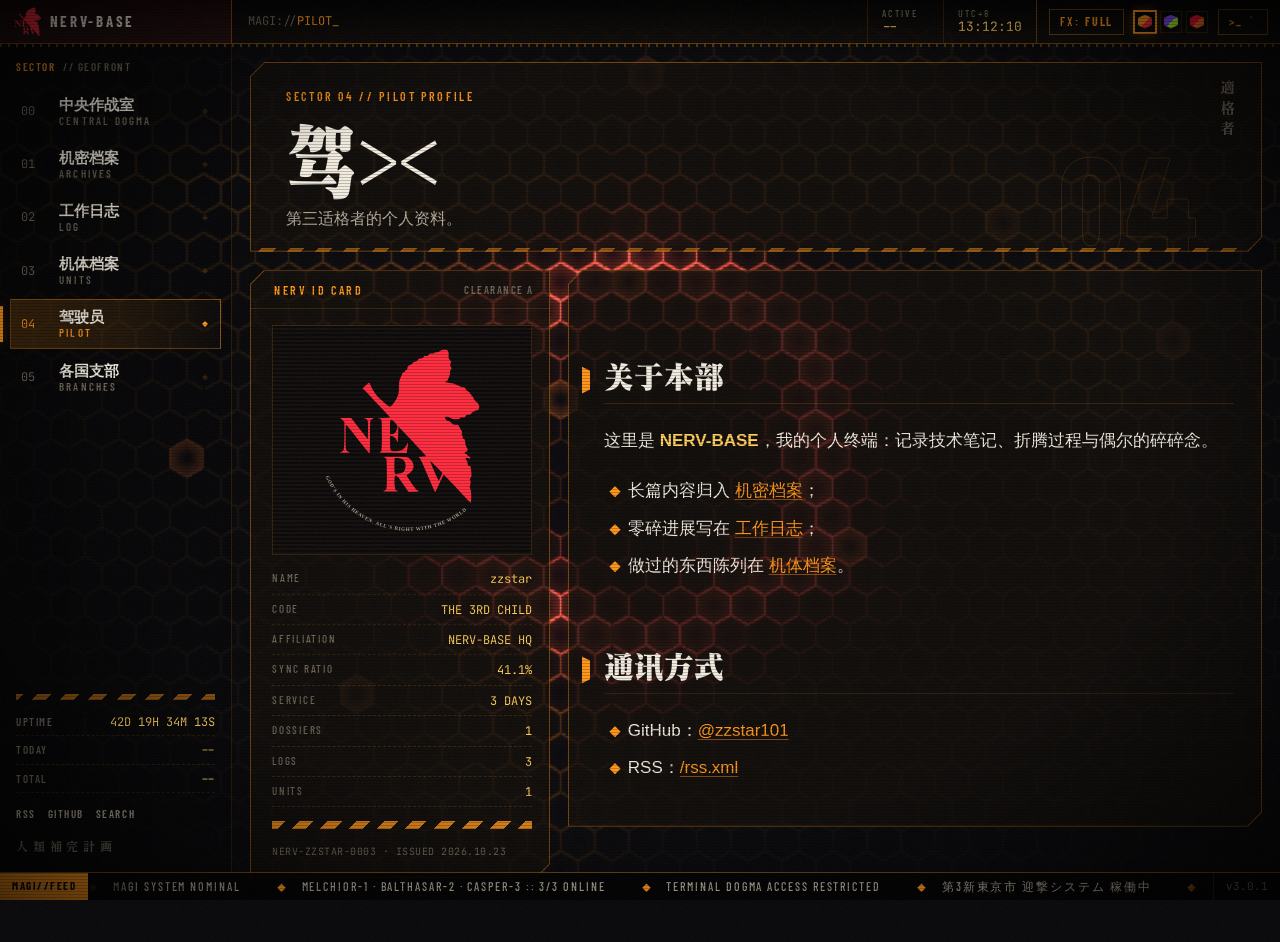
<file: pilot/index.html>
<!DOCTYPE html><html data-astro-transition-scope="astro-gyrtbwwo-1" lang="zh-CN" data-theme="magi" data-fx="full"> <head><meta charset="utf-8"><meta name="viewport" content="width=device-width, initial-scale=1, viewport-fit=cover"><script>
  (function () {
    var THEMES = ["magi", "unit01", "unit02", "angel"];
    var FX = ["full", "low", "off"];
    function state() {
      var t = null, f = null;
      try {
        t = localStorage.getItem("nerv:theme");
        f = localStorage.getItem("nerv:fx");
        if (sessionStorage.getItem("nerv:angel") === "1") t = "angel";
      } catch (e) {}
      if (THEMES.indexOf(t) < 0) t = "magi";
      if (FX.indexOf(f) < 0) {
        var reduce = matchMedia("(prefers-reduced-motion: reduce)").matches;
        var coarse = matchMedia("(pointer: coarse)").matches;
        f = reduce || coarse ? "low" : "full";
      }
      return { t: t, f: f };
    }
    function apply(doc) {
      var s = state();
      doc.documentElement.dataset.theme = s.t;
      doc.documentElement.dataset.fx = s.f;
    }
    apply(document);
    // boot sequence: hide the shell before first paint (once per session)
    try {
      if (document.documentElement.dataset.fx !== "off" && !sessionStorage.getItem("nerv:booted")) {
        document.documentElement.classList.add("booting");
        // safety net if the boot script never runs
        setTimeout(function () {
          if (!sessionStorage.getItem("nerv:booted")) document.documentElement.classList.remove("booting");
        }, 6000);
      }
    } catch (e) {}
    document.addEventListener("astro:before-swap", function (e) {
      apply(e.newDocument);
      // root attributes are replaced on swap: carry over runtime capability classes
      ["has-webgl", "has-crosshair"].forEach(function (c) {
        if (document.documentElement.classList.contains(c)) e.newDocument.documentElement.classList.add(c);
      });
    });
  })();
</script><title>驾驶员 // NERV-BASE</title><meta name="description" content="关于 zzstar 与 NERV-BASE。"><link rel="canonical" href="https://nerv-base.com/pilot/"><meta name="theme-color" content="#07070a"><meta name="color-scheme" content="dark"><meta name="generator" content="Astro v7.4.2"><link rel="icon" href="/favicon.svg" type="image/svg+xml"><link rel="apple-touch-icon" href="/apple-touch-icon.png"><link rel="alternate" type="application/rss+xml" title="NERV-BASE" href="/rss.xml"><link rel="sitemap" href="/sitemap-index.xml"><meta property="og:site_name" content="NERV-BASE"><meta property="og:title" content="驾驶员"><meta property="og:description" content="关于 zzstar 与 NERV-BASE。"><meta property="og:type" content="website"><meta property="og:url" content="https://nerv-base.com/pilot/"><meta property="og:image" content="https://nerv-base.com/og/default.png"><meta property="og:image:width" content="1200"><meta property="og:image:height" content="630"><meta property="og:locale" content="zh_CN"><meta name="twitter:card" content="summary_large_image"><meta name="twitter:image" content="https://nerv-base.com/og/default.png"><link rel="preload" href="/fonts/eva-ming.076a8bb2.woff2" as="font" type="font/woff2" crossorigin> <style>@font-face{font-family:"EvaMing";src:url("/fonts/eva-ming.076a8bb2.woff2") format("woff2");font-weight:100 900;font-style:normal;font-display:swap;}</style><script defer src="https://umami.nerv-base.com/script.js" data-website-id="9819e1de-2ad7-4efb-9c79-26a27632ddd4" data-domains="nerv-base.com"></script><meta name="astro-view-transitions-enabled" content="true"> <meta name="astro-view-transitions-fallback" content="animate"><script type="module" src="/_astro/ClientRouter.astro_astro_type_script_index_0_lang.Cl372-C-.js"></script><link rel="stylesheet" href="/_astro/Base.BoJgZ5zO.css"><style>.pilot[data-astro-cid-vdq5rtl2]{gap:var(--gap);grid-template-columns:18.75rem minmax(0,1fr);align-items:start;display:grid}.pc-body[data-astro-cid-vdq5rtl2]{padding:1rem 1.125rem 1.125rem calc(var(--cut) + .5rem);grid-template-columns:minmax(0,1fr);gap:.875rem;display:grid}.pc-photo[data-astro-cid-vdq5rtl2]{border:1px solid var(--c-line-soft);background:repeating-linear-gradient(0deg, rgba(var(--c-primary-rgb), .05) 0 .125rem, transparent .125rem .25rem), var(--c-bg);place-items:center;height:14.375rem;padding:1.25rem;display:grid}.pc-photo[data-astro-cid-vdq5rtl2] svg{width:auto;max-width:100%;height:11.875rem}.pc-bar[data-astro-cid-vdq5rtl2]{height:.5rem}.pc-code[data-astro-cid-vdq5rtl2]{color:var(--c-fg-3);letter-spacing:.05em;margin:0;font-size:.625rem}@media (width<=900px){.pilot[data-astro-cid-vdq5rtl2]{grid-template-columns:minmax(0,1fr)}}
</style><link rel="stylesheet" href="/_astro/code999.D8M2jxet.css"><link rel="stylesheet" href="/_astro/waline.vwYoXT3E.css"><script type="module" src="/_astro/page.DPstRSKW.js"></script><style>[data-astro-transition-scope="astro-gyrtbwwo-1"] { view-transition-name: astro-gyrtbwwo-1; }@layer astro { ::view-transition-old(astro-gyrtbwwo-1) { animation: none; opacity: 0; mix-blend-mode: normal; }::view-transition-new(astro-gyrtbwwo-1) { animation: none; mix-blend-mode: normal; }::view-transition-group(astro-gyrtbwwo-1) { animation: none } }[data-astro-transition-fallback="old"] [data-astro-transition-scope="astro-gyrtbwwo-1"],
			[data-astro-transition-fallback="old"][data-astro-transition-scope="astro-gyrtbwwo-1"] { animation: none; mix-blend-mode: normal; }[data-astro-transition-fallback="new"] [data-astro-transition-scope="astro-gyrtbwwo-1"],
			[data-astro-transition-fallback="new"][data-astro-transition-scope="astro-gyrtbwwo-1"] { animation: none; mix-blend-mode: normal; }</style><style>[data-astro-transition-scope="astro-iywf7oe7-2"] { view-transition-name: stage; }@layer astro { ::view-transition-old(stage) { 
	animation-duration: 110ms;
	animation-timing-function: steps(2, end);
	animation-fill-mode: both;
	animation-name: nerv-sig-out; }::view-transition-new(stage) { 
	animation-duration: 460ms;
	animation-timing-function: cubic-bezier(0.16, 1, 0.3, 1);
	animation-fill-mode: both;
	animation-name: nerv-sig-in; }[data-astro-transition=back]::view-transition-old(stage) { 
	animation-duration: 110ms;
	animation-timing-function: steps(2, end);
	animation-fill-mode: both;
	animation-name: nerv-sig-out; }[data-astro-transition=back]::view-transition-new(stage) { 
	animation-duration: 460ms;
	animation-timing-function: cubic-bezier(0.16, 1, 0.3, 1);
	animation-fill-mode: both;
	animation-name: nerv-sig-in-back; } }[data-astro-transition-fallback="old"] [data-astro-transition-scope="astro-iywf7oe7-2"],
			[data-astro-transition-fallback="old"][data-astro-transition-scope="astro-iywf7oe7-2"] { 
	animation-duration: 110ms;
	animation-timing-function: steps(2, end);
	animation-fill-mode: both;
	animation-name: nerv-sig-out; }[data-astro-transition-fallback="new"] [data-astro-transition-scope="astro-iywf7oe7-2"],
			[data-astro-transition-fallback="new"][data-astro-transition-scope="astro-iywf7oe7-2"] { 
	animation-duration: 460ms;
	animation-timing-function: cubic-bezier(0.16, 1, 0.3, 1);
	animation-fill-mode: both;
	animation-name: nerv-sig-in; }[data-astro-transition=back][data-astro-transition-fallback="old"] [data-astro-transition-scope="astro-iywf7oe7-2"],
			[data-astro-transition=back][data-astro-transition-fallback="old"][data-astro-transition-scope="astro-iywf7oe7-2"] { 
	animation-duration: 110ms;
	animation-timing-function: steps(2, end);
	animation-fill-mode: both;
	animation-name: nerv-sig-out; }[data-astro-transition=back][data-astro-transition-fallback="new"] [data-astro-transition-scope="astro-iywf7oe7-2"],
			[data-astro-transition=back][data-astro-transition-fallback="new"][data-astro-transition-scope="astro-iywf7oe7-2"] { 
	animation-duration: 460ms;
	animation-timing-function: cubic-bezier(0.16, 1, 0.3, 1);
	animation-fill-mode: both;
	animation-name: nerv-sig-in-back; }</style></head> <body data-variant="default"> <a class="skip-link" href="#main">跳到正文 / SKIP</a> <canvas data-astro-transition-persist="hexfield" id="hexfield" class="hexfield" aria-hidden="true"></canvas> <div class="hex-fallback" aria-hidden="true"></div> <div data-astro-transition-persist="crt" class="crt" aria-hidden="true"><i class="crt-noise"></i></div> <div class="shell"> <header data-astro-transition-persist="statusbar" class="statusbar" data-astro-cid-nuzon3mj> <a class="sb-brand" href="/" aria-label="NERV-BASE 首页" data-lock data-astro-cid-nuzon3mj> <svg class="nerv-logo sb-logo" viewBox="52 12 234 254" role="img" aria-label="NERV" xmlns="http://www.w3.org/2000/svg" data-astro-cid-7beclvjf> <title>NERV</title> <g class="emblem" data-astro-cid-7beclvjf> <path d="M218.0 18.0C216.6 19.1 214.0 20.0 212.3 20.0C210.5 20.0 209.0 20.4 209.0 21.0C209.0 21.5 207.2 22.0 205.0 22.0C202.0 22.0 200.8 22.5 199.9 24.1C199.1 25.7 198.1 26.1 195.8 25.8C193.4 25.4 192.6 25.8 191.7 27.7C190.9 29.4 189.9 30.0 187.4 30.0C184.9 30.0 183.6 30.7 182.4 32.5C181.3 34.2 179.8 35.0 178.1 35.0C176.2 35.0 174.9 35.8 174.0 37.5C173.3 38.9 172.0 40.0 171.1 40.0C168.8 40.1 166.0 42.4 166.0 44.3C166.0 46.9 164.9 49.0 163.8 48.4C163.3 48.1 162.6 48.7 162.3 49.9C162.0 51.1 161.0 52.0 159.9 52.0C158.8 52.0 158.0 52.5 158.0 53.2C158.0 53.8 156.8 56.8 155.3 59.9C152.9 64.8 152.5 66.9 152.3 75.9C152.1 85.1 151.7 87.1 149.1 92.6C146.3 98.7 139.7 107.0 137.8 107.0C136.1 107.0 124.5 97.3 118.2 90.6C113.0 85.0 107.8 76.3 105.6 69.7C105.1 68.1 104.3 68.5 99.5 72.7L94.1 77.5L98.9 82.5C101.5 85.2 111.5 95.8 121.1 106.0L138.5 124.5L127.5 125.1C121.4 125.4 117.5 125.7 118.8 125.8C120.1 125.9 122.0 126.5 123.1 127.0C124.9 128.0 125.0 129.4 125.0 152.3C125.0 165.6 124.6 177.1 124.1 177.8C123.6 178.6 121.7 179.6 119.9 180.0C117.9 180.5 126.2 180.8 140.6 180.9L164.8 181.0L165.9 173.5C167.4 163.2 167.3 162.8 164.5 168.2C163.1 170.7 160.7 173.8 159.0 175.0C154.9 177.9 144.8 179.5 141.2 177.8C138.5 176.5 138.5 176.3 138.2 165.2L137.9 154.0L140.5 154.0C144.1 154.0 148.7 158.8 149.7 163.6C150.3 166.6 150.6 164.1 151.0 153.0L151.5 138.6L173.5 161.9C185.6 174.7 195.7 185.6 195.8 186.1C196.0 186.6 192.9 187.0 188.8 187.1C183.3 187.1 182.1 187.4 183.8 188.0C186.4 189.1 188.3 193.0 201.1 223.7C205.7 234.9 209.9 243.9 210.3 243.7C210.8 243.6 213.9 237.3 217.2 229.7C220.6 222.2 223.6 216.0 223.9 216.0C224.3 216.0 234.0 226.0 245.5 238.2C257.0 250.5 266.7 260.6 267.2 260.8C267.6 261.0 268.0 256.7 268.0 251.2C268.0 244.1 267.5 240.4 266.4 238.1C265.2 235.7 265.1 234.5 265.9 233.7C267.3 232.3 267.4 225.3 266.0 224.5C265.4 224.1 265.7 222.8 266.9 221.2C268.6 218.8 268.7 217.6 268.0 211.0C267.5 206.9 267.1 203.2 267.0 202.8C267.0 202.4 266.0 202.0 264.8 201.8C262.9 201.6 262.4 200.8 262.2 197.5C262.0 195.3 261.2 193.1 260.4 192.7C259.6 192.3 259.0 191.2 259.0 190.4C259.0 189.1 259.8 189.0 263.1 189.5C267.0 190.2 267.1 190.1 266.1 188.1C265.4 186.9 264.3 186.0 263.5 186.0C262.7 186.0 262.0 185.4 262.0 184.6C262.0 183.8 261.0 183.0 259.8 182.8C258.5 182.6 257.5 181.8 257.5 181.0C257.5 180.2 258.5 179.4 259.8 179.2C261.5 178.9 262.0 178.2 262.0 176.1C262.0 174.5 261.4 172.7 260.6 172.1C259.8 171.4 258.9 168.2 258.5 164.8C257.9 160.0 257.4 158.7 255.8 158.2C254.4 157.9 253.9 157.1 254.3 155.4C254.5 154.0 254.1 152.9 253.3 152.6C252.2 152.2 252.2 151.7 253.1 150.1C254.2 148.5 253.8 147.5 251.2 143.4C249.4 140.8 248.0 138.1 248.0 137.3C248.0 136.4 246.6 136.0 243.7 136.0C240.2 136.0 238.8 135.4 236.5 133.0C234.9 131.3 232.6 130.0 231.4 130.0C229.1 130.0 226.0 126.7 226.0 124.3C226.0 122.3 231.1 122.8 234.5 125.0C238.4 127.6 248.1 127.8 250.1 125.4C251.0 124.3 252.4 124.0 254.6 124.3C257.2 124.7 257.9 124.4 258.9 122.4C259.7 120.5 260.7 120.0 263.4 120.0C265.9 120.0 267.2 119.4 268.4 117.5C269.3 116.1 270.7 115.0 271.4 115.0C272.1 115.0 273.3 114.4 273.9 113.6C274.6 112.8 275.9 112.4 277.0 112.7C278.4 113.1 279.3 112.5 280.1 110.7C281.6 107.5 280.6 103.5 277.7 100.9C276.5 99.8 274.7 98.2 273.8 97.3C272.8 96.4 272.0 94.9 272.0 94.0C272.0 93.1 270.7 91.1 269.0 89.5C267.4 87.9 266.0 86.0 266.0 85.3C266.0 84.6 264.7 83.4 263.2 82.6C261.7 81.8 259.8 80.0 259.0 78.6C258.0 76.6 256.9 76.0 254.5 76.0C252.7 76.0 250.7 75.3 250.0 74.5C249.3 73.7 247.8 73.0 246.7 73.0C245.6 73.0 243.8 72.2 242.7 71.2C241.4 70.1 238.5 69.3 233.9 69.0C226.7 68.5 224.9 67.2 228.8 65.5C230.0 65.0 231.0 63.8 231.0 63.0C231.0 62.1 231.7 60.5 232.5 59.4C233.3 58.4 234.0 55.5 234.0 53.1C234.0 50.5 234.6 48.3 235.5 47.6C236.8 46.6 236.7 46.1 235.3 43.2C234.0 40.4 233.9 39.5 235.0 37.4C236.2 35.2 236.1 34.7 233.8 32.2C231.7 29.9 231.4 28.8 231.8 25.1C232.0 22.6 231.7 19.8 230.9 18.4C229.9 16.4 228.9 16.0 225.1 16.0C222.1 16.0 219.6 16.7 218.0 18.0ZM145.8 132.3C150.4 137.0 150.8 139.1 148.5 144.7C146.6 149.1 144.4 150.9 140.8 151.0L138.0 151.0L138.0 139.5C138.0 126.0 138.8 125.2 145.8 132.3ZM219.3 218.8C218.0 222.0 216.5 224.8 216.1 225.3C215.5 225.9 204.0 199.9 202.3 194.0C202.1 193.2 206.3 197.2 211.8 202.8L221.8 213.2L219.3 218.8Z" data-astro-cid-7beclvjf></path><path d="M58.0 125.7C58.8 126.0 60.7 127.4 62.3 128.8L65.0 131.4L65.0 152.1C65.0 163.5 64.6 174.0 64.0 175.5C63.5 176.9 61.6 178.7 59.8 179.5C56.7 180.8 57.1 180.9 66.5 180.8C72.0 180.8 75.3 180.5 73.8 180.3C72.3 180.1 70.1 178.7 69.0 177.3C67.2 174.9 67.0 173.3 67.0 155.4C67.0 144.7 67.3 136.0 67.8 136.1C68.2 136.1 76.6 146.4 86.5 159.1C96.4 171.7 104.8 182.0 105.3 182.0C105.7 182.0 106.0 170.6 106.0 156.6C106.0 142.6 106.3 130.4 106.6 129.5C107.0 128.5 108.7 127.2 110.4 126.4C113.3 125.2 112.8 125.1 104.0 125.1C96.6 125.2 95.2 125.4 97.6 126.1C102.8 127.6 103.1 128.5 102.8 144.6L102.5 159.3L89.2 142.2L75.9 125.0L66.2 125.1C60.9 125.1 57.2 125.4 58.0 125.7Z" data-astro-cid-7beclvjf></path><path d="M127.9 188.0C129.7 188.4 131.6 189.4 132.1 190.2C132.6 190.9 133.0 202.1 133.0 215.1C133.0 240.7 133.1 240.2 127.3 242.0C125.5 242.5 129.5 242.8 139.0 242.9C151.5 242.9 153.0 242.7 150.0 241.7C146.8 240.6 146.5 240.1 145.7 235.0C145.3 232.0 145.1 226.8 145.2 223.5C145.5 218.4 145.8 217.5 147.5 217.2C149.1 217.0 151.5 219.8 158.4 230.0L167.3 243.0L175.9 243.0L184.5 242.9L181.8 240.9C178.2 238.2 163.4 216.7 164.8 216.2C168.0 215.2 172.7 211.1 174.3 208.0C177.5 201.7 175.3 194.6 168.6 189.6C166.1 187.7 164.3 187.5 145.2 187.3C132.4 187.2 125.8 187.4 127.9 188.0ZM156.6 190.5C162.1 192.8 164.5 200.5 161.9 207.8C160.5 211.8 157.7 213.5 151.4 214.4C147.2 214.9 146.1 214.7 145.6 213.4C144.8 211.3 144.8 190.5 145.7 189.7C146.8 188.5 152.9 188.9 156.6 190.5Z" data-astro-cid-7beclvjf></path> </g>  </svg> <span class="sb-name hud" data-astro-cid-nuzon3mj>NERV-BASE</span> </a> <div class="sb-path mono" aria-label="当前位置" data-astro-cid-nuzon3mj> <span class="dim" data-astro-cid-nuzon3mj>MAGI://</span><span class="sb-path-text" data-decode="420" data-astro-cid-nuzon3mj>PILOT</span><span class="blink" data-astro-cid-nuzon3mj>_</span> </div> <dl class="sb-gauges" aria-label="系统状态" data-astro-cid-nuzon3mj> <div class="sb-g" data-astro-cid-nuzon3mj> <dt data-astro-cid-nuzon3mj>SYNC</dt> <dd class="mono" data-hud="sync" data-astro-cid-nuzon3mj>41.3%</dd> </div> <div class="sb-g" data-astro-cid-nuzon3mj> <dt data-astro-cid-nuzon3mj>ACTIVE</dt> <dd class="mono" data-hud="online" data-astro-cid-nuzon3mj>--</dd> </div> <div class="sb-g sb-alert" data-astro-cid-nuzon3mj> <dt data-astro-cid-nuzon3mj>ALERT</dt> <dd class="mono" data-hud="alert" data-astro-cid-nuzon3mj>GREEN</dd> </div> <div class="sb-g sb-clock" data-astro-cid-nuzon3mj> <dt data-astro-cid-nuzon3mj>UTC+8</dt> <dd class="mono" data-hud="clock" data-astro-cid-nuzon3mj>--:--:--</dd> </div> </dl> <div class="sb-ctrl" data-astro-cid-nuzon3mj> <button class="sb-btn hud" type="button" data-action="fx" aria-label="切换特效强度" title="特效强度 FULL / LOW / OFF" data-astro-cid-nuzon3mj>
FX:<b data-hud="fx" data-astro-cid-nuzon3mj>FULL</b> </button> <div class="sb-themes" role="radiogroup" aria-label="配色" data-astro-cid-nuzon3mj> <button class="sb-theme" type="button" role="radio" data-theme-btn="magi" aria-label="MAGI 琥珀 / 警报红" title="MAGI — 琥珀 / 警报红" data-astro-cid-nuzon3mj> <i data-astro-cid-nuzon3mj></i> </button><button class="sb-theme" type="button" role="radio" data-theme-btn="unit01" aria-label="UNIT-01 初号机 紫 / 荧光绿" title="UNIT-01 — 初号机 紫 / 荧光绿" data-astro-cid-nuzon3mj> <i data-astro-cid-nuzon3mj></i> </button><button class="sb-theme" type="button" role="radio" data-theme-btn="unit02" aria-label="UNIT-02 二号机 红 / 橙" title="UNIT-02 — 二号机 红 / 橙" data-astro-cid-nuzon3mj> <i data-astro-cid-nuzon3mj></i> </button> </div> <button class="sb-btn hud" type="button" data-action="console" aria-label="打开命令控制台" title="控制台 ( ` / Ctrl+K )" data-astro-cid-nuzon3mj> <span aria-hidden="true" data-astro-cid-nuzon3mj>&gt;_</span><kbd data-astro-cid-nuzon3mj>`</kbd> </button> </div> </header> <nav class="rail" aria-label="主导航" data-astro-cid-zh2wcfwb> <div class="rail-head hud" data-astro-cid-zh2wcfwb> <span data-astro-cid-zh2wcfwb>SECTOR</span><span class="dim" data-astro-cid-zh2wcfwb>// GEOFRONT</span> </div> <ul class="rail-list" data-astro-cid-zh2wcfwb> <li data-astro-cid-zh2wcfwb> <a class="rail-item" href="/" data-astro-cid-zh2wcfwb> <span class="ri-code mono" data-astro-cid-zh2wcfwb>00</span> <span class="ri-text" data-astro-cid-zh2wcfwb> <span class="ri-label" data-astro-cid-zh2wcfwb>中央作战室</span> <span class="ri-en hud" data-decode-hover data-astro-cid-zh2wcfwb>CENTRAL DOGMA</span> </span> <span class="ri-mark" aria-hidden="true" data-astro-cid-zh2wcfwb></span> </a> </li><li data-astro-cid-zh2wcfwb> <a class="rail-item" href="/archives/" data-astro-cid-zh2wcfwb> <span class="ri-code mono" data-astro-cid-zh2wcfwb>01</span> <span class="ri-text" data-astro-cid-zh2wcfwb> <span class="ri-label" data-astro-cid-zh2wcfwb>机密档案</span> <span class="ri-en hud" data-decode-hover data-astro-cid-zh2wcfwb>ARCHIVES</span> </span> <span class="ri-mark" aria-hidden="true" data-astro-cid-zh2wcfwb></span> </a> </li><li data-astro-cid-zh2wcfwb> <a class="rail-item" href="/log/" data-astro-cid-zh2wcfwb> <span class="ri-code mono" data-astro-cid-zh2wcfwb>02</span> <span class="ri-text" data-astro-cid-zh2wcfwb> <span class="ri-label" data-astro-cid-zh2wcfwb>工作日志</span> <span class="ri-en hud" data-decode-hover data-astro-cid-zh2wcfwb>LOG</span> </span> <span class="ri-mark" aria-hidden="true" data-astro-cid-zh2wcfwb></span> </a> </li><li data-astro-cid-zh2wcfwb> <a class="rail-item" href="/units/" data-astro-cid-zh2wcfwb> <span class="ri-code mono" data-astro-cid-zh2wcfwb>03</span> <span class="ri-text" data-astro-cid-zh2wcfwb> <span class="ri-label" data-astro-cid-zh2wcfwb>机体档案</span> <span class="ri-en hud" data-decode-hover data-astro-cid-zh2wcfwb>UNITS</span> </span> <span class="ri-mark" aria-hidden="true" data-astro-cid-zh2wcfwb></span> </a> </li><li data-astro-cid-zh2wcfwb> <a class="rail-item active" href="/pilot/" aria-current="page" data-astro-cid-zh2wcfwb> <span class="ri-code mono" data-astro-cid-zh2wcfwb>04</span> <span class="ri-text" data-astro-cid-zh2wcfwb> <span class="ri-label" data-astro-cid-zh2wcfwb>驾驶员</span> <span class="ri-en hud" data-decode-hover data-astro-cid-zh2wcfwb>PILOT</span> </span> <span class="ri-mark" aria-hidden="true" data-astro-cid-zh2wcfwb></span> </a> </li><li data-astro-cid-zh2wcfwb> <a class="rail-item" href="/branches/" data-astro-cid-zh2wcfwb> <span class="ri-code mono" data-astro-cid-zh2wcfwb>05</span> <span class="ri-text" data-astro-cid-zh2wcfwb> <span class="ri-label" data-astro-cid-zh2wcfwb>各国支部</span> <span class="ri-en hud" data-decode-hover data-astro-cid-zh2wcfwb>BRANCHES</span> </span> <span class="ri-mark" aria-hidden="true" data-astro-cid-zh2wcfwb></span> </a> </li> </ul> <div class="rail-foot" data-astro-cid-zh2wcfwb> <div class="stripes" aria-hidden="true" data-astro-cid-zh2wcfwb></div> <dl class="rail-stats" data-astro-cid-zh2wcfwb> <div data-astro-cid-zh2wcfwb><dt class="hud" data-astro-cid-zh2wcfwb>UPTIME</dt><dd class="mono" data-hud="uptime" data-since="2026-10-23T17:37:57+08:00" data-astro-cid-zh2wcfwb>--</dd></div> <div data-astro-cid-zh2wcfwb><dt class="hud" data-astro-cid-zh2wcfwb>TODAY</dt><dd class="mono" data-hud="today" data-astro-cid-zh2wcfwb>--</dd></div> <div data-astro-cid-zh2wcfwb><dt class="hud" data-astro-cid-zh2wcfwb>TOTAL</dt><dd class="mono" data-hud="total" data-astro-cid-zh2wcfwb>--</dd></div> </dl> <div class="rail-links hud" data-astro-cid-zh2wcfwb> <a href="/rss.xml" data-astro-reload data-astro-cid-zh2wcfwb>RSS</a> <a href="https://github.com/zzstar101" target="_blank" rel="noopener" data-astro-cid-zh2wcfwb>GITHUB</a> <a href="/search/" data-astro-cid-zh2wcfwb>SEARCH</a> </div> <p class="rail-motto jp" data-astro-cid-zh2wcfwb>人類補完計画</p> </div> </nav> <div data-astro-transition-scope="astro-iywf7oe7-2" class="stage"> <main id="main" class="main" data-path="PILOT" tabindex="-1">  <header class="sec-head panel"> <div class="sh-top"> <span class="label">SECTOR 04 // PILOT PROFILE</span>  </div> <h1 class="eva-title" data-decode="700">驾驶员</h1> <p class="sh-desc">第三适格者的个人资料。</p>  <span class="sh-jp jp" aria-hidden="true">適格者</span> <span class="sh-big" aria-hidden="true">04</span> <div class="stripes" aria-hidden="true"></div> </header> <div class="pilot" data-astro-cid-vdq5rtl2> <section class="pilot-card panel" aria-label="驾驶员证" data-astro-cid-vdq5rtl2> <div class="panel-head" data-astro-cid-vdq5rtl2> <span class="label" data-astro-cid-vdq5rtl2>NERV ID CARD</span> <span class="hud dim" style="font-size:11px" data-astro-cid-vdq5rtl2>CLEARANCE A</span> </div> <div class="pc-body" data-astro-cid-vdq5rtl2> <div class="pc-photo" aria-hidden="true" data-astro-cid-vdq5rtl2> <svg class="nerv-logo" viewBox="26 10 262 304" role="img" aria-label="NERV" xmlns="http://www.w3.org/2000/svg" data-astro-cid-7beclvjf> <title>NERV</title> <g class="emblem" data-astro-cid-7beclvjf> <path d="M218.0 18.0C216.6 19.1 214.0 20.0 212.3 20.0C210.5 20.0 209.0 20.4 209.0 21.0C209.0 21.5 207.2 22.0 205.0 22.0C202.0 22.0 200.8 22.5 199.9 24.1C199.1 25.7 198.1 26.1 195.8 25.8C193.4 25.4 192.6 25.8 191.7 27.7C190.9 29.4 189.9 30.0 187.4 30.0C184.9 30.0 183.6 30.7 182.4 32.5C181.3 34.2 179.8 35.0 178.1 35.0C176.2 35.0 174.9 35.8 174.0 37.5C173.3 38.9 172.0 40.0 171.1 40.0C168.8 40.1 166.0 42.4 166.0 44.3C166.0 46.9 164.9 49.0 163.8 48.4C163.3 48.1 162.6 48.7 162.3 49.9C162.0 51.1 161.0 52.0 159.9 52.0C158.8 52.0 158.0 52.5 158.0 53.2C158.0 53.8 156.8 56.8 155.3 59.9C152.9 64.8 152.5 66.9 152.3 75.9C152.1 85.1 151.7 87.1 149.1 92.6C146.3 98.7 139.7 107.0 137.8 107.0C136.1 107.0 124.5 97.3 118.2 90.6C113.0 85.0 107.8 76.3 105.6 69.7C105.1 68.1 104.3 68.5 99.5 72.7L94.1 77.5L98.9 82.5C101.5 85.2 111.5 95.8 121.1 106.0L138.5 124.5L127.5 125.1C121.4 125.4 117.5 125.7 118.8 125.8C120.1 125.9 122.0 126.5 123.1 127.0C124.9 128.0 125.0 129.4 125.0 152.3C125.0 165.6 124.6 177.1 124.1 177.8C123.6 178.6 121.7 179.6 119.9 180.0C117.9 180.5 126.2 180.8 140.6 180.9L164.8 181.0L165.9 173.5C167.4 163.2 167.3 162.8 164.5 168.2C163.1 170.7 160.7 173.8 159.0 175.0C154.9 177.9 144.8 179.5 141.2 177.8C138.5 176.5 138.5 176.3 138.2 165.2L137.9 154.0L140.5 154.0C144.1 154.0 148.7 158.8 149.7 163.6C150.3 166.6 150.6 164.1 151.0 153.0L151.5 138.6L173.5 161.9C185.6 174.7 195.7 185.6 195.8 186.1C196.0 186.6 192.9 187.0 188.8 187.1C183.3 187.1 182.1 187.4 183.8 188.0C186.4 189.1 188.3 193.0 201.1 223.7C205.7 234.9 209.9 243.9 210.3 243.7C210.8 243.6 213.9 237.3 217.2 229.7C220.6 222.2 223.6 216.0 223.9 216.0C224.3 216.0 234.0 226.0 245.5 238.2C257.0 250.5 266.7 260.6 267.2 260.8C267.6 261.0 268.0 256.7 268.0 251.2C268.0 244.1 267.5 240.4 266.4 238.1C265.2 235.7 265.1 234.5 265.9 233.7C267.3 232.3 267.4 225.3 266.0 224.5C265.4 224.1 265.7 222.8 266.9 221.2C268.6 218.8 268.7 217.6 268.0 211.0C267.5 206.9 267.1 203.2 267.0 202.8C267.0 202.4 266.0 202.0 264.8 201.8C262.9 201.6 262.4 200.8 262.2 197.5C262.0 195.3 261.2 193.1 260.4 192.7C259.6 192.3 259.0 191.2 259.0 190.4C259.0 189.1 259.8 189.0 263.1 189.5C267.0 190.2 267.1 190.1 266.1 188.1C265.4 186.9 264.3 186.0 263.5 186.0C262.7 186.0 262.0 185.4 262.0 184.6C262.0 183.8 261.0 183.0 259.8 182.8C258.5 182.6 257.5 181.8 257.5 181.0C257.5 180.2 258.5 179.4 259.8 179.2C261.5 178.9 262.0 178.2 262.0 176.1C262.0 174.5 261.4 172.7 260.6 172.1C259.8 171.4 258.9 168.2 258.5 164.8C257.9 160.0 257.4 158.7 255.8 158.2C254.4 157.9 253.9 157.1 254.3 155.4C254.5 154.0 254.1 152.9 253.3 152.6C252.2 152.2 252.2 151.7 253.1 150.1C254.2 148.5 253.8 147.5 251.2 143.4C249.4 140.8 248.0 138.1 248.0 137.3C248.0 136.4 246.6 136.0 243.7 136.0C240.2 136.0 238.8 135.4 236.5 133.0C234.9 131.3 232.6 130.0 231.4 130.0C229.1 130.0 226.0 126.7 226.0 124.3C226.0 122.3 231.1 122.8 234.5 125.0C238.4 127.6 248.1 127.8 250.1 125.4C251.0 124.3 252.4 124.0 254.6 124.3C257.2 124.7 257.9 124.4 258.9 122.4C259.7 120.5 260.7 120.0 263.4 120.0C265.9 120.0 267.2 119.4 268.4 117.5C269.3 116.1 270.7 115.0 271.4 115.0C272.1 115.0 273.3 114.4 273.9 113.6C274.6 112.8 275.9 112.4 277.0 112.7C278.4 113.1 279.3 112.5 280.1 110.7C281.6 107.5 280.6 103.5 277.7 100.9C276.5 99.8 274.7 98.2 273.8 97.3C272.8 96.4 272.0 94.9 272.0 94.0C272.0 93.1 270.7 91.1 269.0 89.5C267.4 87.9 266.0 86.0 266.0 85.3C266.0 84.6 264.7 83.4 263.2 82.6C261.7 81.8 259.8 80.0 259.0 78.6C258.0 76.6 256.9 76.0 254.5 76.0C252.7 76.0 250.7 75.3 250.0 74.5C249.3 73.7 247.8 73.0 246.7 73.0C245.6 73.0 243.8 72.2 242.7 71.2C241.4 70.1 238.5 69.3 233.9 69.0C226.7 68.5 224.9 67.2 228.8 65.5C230.0 65.0 231.0 63.8 231.0 63.0C231.0 62.1 231.7 60.5 232.5 59.4C233.3 58.4 234.0 55.5 234.0 53.1C234.0 50.5 234.6 48.3 235.5 47.6C236.8 46.6 236.7 46.1 235.3 43.2C234.0 40.4 233.9 39.5 235.0 37.4C236.2 35.2 236.1 34.7 233.8 32.2C231.7 29.9 231.4 28.8 231.8 25.1C232.0 22.6 231.7 19.8 230.9 18.4C229.9 16.4 228.9 16.0 225.1 16.0C222.1 16.0 219.6 16.7 218.0 18.0ZM145.8 132.3C150.4 137.0 150.8 139.1 148.5 144.7C146.6 149.1 144.4 150.9 140.8 151.0L138.0 151.0L138.0 139.5C138.0 126.0 138.8 125.2 145.8 132.3ZM219.3 218.8C218.0 222.0 216.5 224.8 216.1 225.3C215.5 225.9 204.0 199.9 202.3 194.0C202.1 193.2 206.3 197.2 211.8 202.8L221.8 213.2L219.3 218.8Z" data-astro-cid-7beclvjf></path><path d="M58.0 125.7C58.8 126.0 60.7 127.4 62.3 128.8L65.0 131.4L65.0 152.1C65.0 163.5 64.6 174.0 64.0 175.5C63.5 176.9 61.6 178.7 59.8 179.5C56.7 180.8 57.1 180.9 66.5 180.8C72.0 180.8 75.3 180.5 73.8 180.3C72.3 180.1 70.1 178.7 69.0 177.3C67.2 174.9 67.0 173.3 67.0 155.4C67.0 144.7 67.3 136.0 67.8 136.1C68.2 136.1 76.6 146.4 86.5 159.1C96.4 171.7 104.8 182.0 105.3 182.0C105.7 182.0 106.0 170.6 106.0 156.6C106.0 142.6 106.3 130.4 106.6 129.5C107.0 128.5 108.7 127.2 110.4 126.4C113.3 125.2 112.8 125.1 104.0 125.1C96.6 125.2 95.2 125.4 97.6 126.1C102.8 127.6 103.1 128.5 102.8 144.6L102.5 159.3L89.2 142.2L75.9 125.0L66.2 125.1C60.9 125.1 57.2 125.4 58.0 125.7Z" data-astro-cid-7beclvjf></path><path d="M127.9 188.0C129.7 188.4 131.6 189.4 132.1 190.2C132.6 190.9 133.0 202.1 133.0 215.1C133.0 240.7 133.1 240.2 127.3 242.0C125.5 242.5 129.5 242.8 139.0 242.9C151.5 242.9 153.0 242.7 150.0 241.7C146.8 240.6 146.5 240.1 145.7 235.0C145.3 232.0 145.1 226.8 145.2 223.5C145.5 218.4 145.8 217.5 147.5 217.2C149.1 217.0 151.5 219.8 158.4 230.0L167.3 243.0L175.9 243.0L184.5 242.9L181.8 240.9C178.2 238.2 163.4 216.7 164.8 216.2C168.0 215.2 172.7 211.1 174.3 208.0C177.5 201.7 175.3 194.6 168.6 189.6C166.1 187.7 164.3 187.5 145.2 187.3C132.4 187.2 125.8 187.4 127.9 188.0ZM156.6 190.5C162.1 192.8 164.5 200.5 161.9 207.8C160.5 211.8 157.7 213.5 151.4 214.4C147.2 214.9 146.1 214.7 145.6 213.4C144.8 211.3 144.8 190.5 145.7 189.7C146.8 188.5 152.9 188.9 156.6 190.5Z" data-astro-cid-7beclvjf></path> </g>  <path id="nerv-arc-2wjjyu" d="M34.99 219.07 A146 146 0 0 0 260.25 273.15" fill="none" data-astro-cid-7beclvjf></path> <text class="motto" data-astro-cid-7beclvjf> <textPath href="#nerv-arc-2wjjyu" textLength="267.6" lengthAdjust="spacing" data-astro-cid-7beclvjf> GOD&#39;S IN HIS HEAVEN. ALL&#39;S RIGHT WITH THE WORLD </textPath> </text>  </svg> </div> <dl class="kv" data-astro-cid-vdq5rtl2> <div data-astro-cid-vdq5rtl2><dt data-astro-cid-vdq5rtl2>NAME</dt><dd data-astro-cid-vdq5rtl2>zzstar</dd></div> <div data-astro-cid-vdq5rtl2><dt data-astro-cid-vdq5rtl2>CODE</dt><dd data-astro-cid-vdq5rtl2>THE 3RD CHILD</dd></div> <div data-astro-cid-vdq5rtl2><dt data-astro-cid-vdq5rtl2>AFFILIATION</dt><dd data-astro-cid-vdq5rtl2>NERV-BASE HQ</dd></div> <div data-astro-cid-vdq5rtl2><dt data-astro-cid-vdq5rtl2>SYNC RATIO</dt><dd data-hud="sync" data-astro-cid-vdq5rtl2>41.3%</dd></div> <div data-astro-cid-vdq5rtl2><dt data-astro-cid-vdq5rtl2>SERVICE</dt><dd data-astro-cid-vdq5rtl2>3 DAYS</dd></div> <div data-astro-cid-vdq5rtl2><dt data-astro-cid-vdq5rtl2>DOSSIERS</dt><dd data-astro-cid-vdq5rtl2>1</dd></div> <div data-astro-cid-vdq5rtl2><dt data-astro-cid-vdq5rtl2>LOGS</dt><dd data-astro-cid-vdq5rtl2>3</dd></div> <div data-astro-cid-vdq5rtl2><dt data-astro-cid-vdq5rtl2>UNITS</dt><dd data-astro-cid-vdq5rtl2>1</dd></div> </dl> <div class="pc-bar stripes" aria-hidden="true" data-astro-cid-vdq5rtl2></div> <p class="pc-code mono" aria-hidden="true" data-astro-cid-vdq5rtl2>NERV-ZZSTAR-0003 · ISSUED 2026.10.23</p> </div> </section> <section class="panel pbody" data-pagefind-body data-astro-cid-vdq5rtl2> <div class="prose" data-astro-cid-vdq5rtl2><!-- 本页内容可直接修改：src/pages/pilot/_about.md -->
<h2 id="关于本部">关于本部</h2>
<p>这里是 <strong>NERV-BASE</strong>，我的个人终端：记录技术笔记、折腾过程与偶尔的碎碎念。</p>
<ul>
<li>长篇内容归入 <a href="/archives/">机密档案</a>；</li>
<li>零碎进展写在 <a href="/log/">工作日志</a>；</li>
<li>做过的东西陈列在 <a href="/units/">机体档案</a>。</li>
</ul>
<h2 id="通讯方式">通讯方式</h2>
<ul>
<li>GitHub：<a href="https://github.com/zzstar101">@zzstar101</a></li>
<li>RSS：<a href="/rss.xml">/rss.xml</a></li>
</ul></div> </section> </div>  </main>  </div> </div> <div data-astro-transition-persist="ticker" class="ticker" aria-hidden="true" data-astro-cid-dja5l63r> <span class="tk-tag hud" data-astro-cid-dja5l63r>MAGI//FEED</span> <div class="tk-track" data-astro-cid-dja5l63r> <div class="tk-run" data-astro-cid-dja5l63r> <span class="tk-seq" data-astro-cid-dja5l63r> <span class="tk-item" data-astro-cid-dja5l63r> <i data-astro-cid-dja5l63r>◆</i> MAGI SYSTEM NOMINAL </span><span class="tk-item" data-astro-cid-dja5l63r> <i data-astro-cid-dja5l63r>◆</i> MELCHIOR-1 · BALTHASAR-2 · CASPER-3 :: 3/3 ONLINE </span><span class="tk-item" data-astro-cid-dja5l63r> <i data-astro-cid-dja5l63r>◆</i> TERMINAL DOGMA ACCESS RESTRICTED </span><span class="tk-item" data-astro-cid-dja5l63r> <i data-astro-cid-dja5l63r>◆</i> 第3新東京市 迎撃システム 稼働中 </span><span class="tk-item" data-astro-cid-dja5l63r> <i data-astro-cid-dja5l63r>◆</i> PATTERN BLUE NOT DETECTED </span><span class="tk-item" data-astro-cid-dja5l63r> <i data-astro-cid-dja5l63r>◆</i> LCL PURITY 99.89% </span><span class="tk-item" data-astro-cid-dja5l63r> <i data-astro-cid-dja5l63r>◆</i> PRESS [`] TO OPEN CONSOLE </span><span class="tk-item" data-astro-cid-dja5l63r> <i data-astro-cid-dja5l63r>◆</i> ALL&#39;S RIGHT WITH THE WORLD </span> <span class="tk-item tk-live" data-astro-cid-dja5l63r> <i data-astro-cid-dja5l63r>◆</i>
LAST SYNC <b data-hud="ts" data-astro-cid-dja5l63r>--:--</b> </span> </span><span class="tk-seq" data-astro-cid-dja5l63r> <span class="tk-item" data-astro-cid-dja5l63r> <i data-astro-cid-dja5l63r>◆</i> MAGI SYSTEM NOMINAL </span><span class="tk-item" data-astro-cid-dja5l63r> <i data-astro-cid-dja5l63r>◆</i> MELCHIOR-1 · BALTHASAR-2 · CASPER-3 :: 3/3 ONLINE </span><span class="tk-item" data-astro-cid-dja5l63r> <i data-astro-cid-dja5l63r>◆</i> TERMINAL DOGMA ACCESS RESTRICTED </span><span class="tk-item" data-astro-cid-dja5l63r> <i data-astro-cid-dja5l63r>◆</i> 第3新東京市 迎撃システム 稼働中 </span><span class="tk-item" data-astro-cid-dja5l63r> <i data-astro-cid-dja5l63r>◆</i> PATTERN BLUE NOT DETECTED </span><span class="tk-item" data-astro-cid-dja5l63r> <i data-astro-cid-dja5l63r>◆</i> LCL PURITY 99.89% </span><span class="tk-item" data-astro-cid-dja5l63r> <i data-astro-cid-dja5l63r>◆</i> PRESS [`] TO OPEN CONSOLE </span><span class="tk-item" data-astro-cid-dja5l63r> <i data-astro-cid-dja5l63r>◆</i> ALL&#39;S RIGHT WITH THE WORLD </span> <span class="tk-item tk-live" data-astro-cid-dja5l63r> <i data-astro-cid-dja5l63r>◆</i>
LAST SYNC <b data-hud="ts" data-astro-cid-dja5l63r>--:--</b> </span> </span> </div> </div> <span class="tk-tag tk-ver mono" data-astro-cid-dja5l63r>v3.0.1</span> </div> <div data-astro-transition-persist="glitch-overlay" class="glitch-overlay" id="glitch-overlay" aria-hidden="true"> <div class="bars"><i></i><i></i><i></i><i></i><i></i><i></i><i></i><i></i><i></i></div> <span class="tag">SIGNAL INTERRUPT</span> </div> <div data-astro-transition-persist="console" class="con" id="console" hidden data-astro-cid-s2q7kea5> <div class="con-backdrop" data-con-close data-astro-cid-s2q7kea5></div> <div class="con-win panel" role="dialog" aria-modal="true" aria-labelledby="con-title" data-astro-cid-s2q7kea5> <div class="panel-head con-head" data-astro-cid-s2q7kea5> <span class="label" id="con-title" data-astro-cid-s2q7kea5>MAGI // COMMAND CONSOLE</span> <span class="hud dim con-hint" data-astro-cid-s2q7kea5>ESC 关闭 · ↑↓ 选择 · ENTER 执行 · 输入 help</span> <button class="con-x hud" type="button" data-con-close aria-label="关闭控制台" data-astro-cid-s2q7kea5>×</button> </div> <div class="con-body" data-astro-cid-s2q7kea5> <ol class="con-log mono" aria-live="polite" data-astro-cid-s2q7kea5></ol> <ul class="con-results" role="listbox" aria-label="搜索结果" data-astro-cid-s2q7kea5></ul> </div> <form class="con-form mono" autocomplete="off" data-astro-cid-s2q7kea5> <label for="con-input" class="con-prompt" data-astro-cid-s2q7kea5>MAGI@nerv-base:~$</label> <input id="con-input" class="con-input" type="text" spellcheck="false" autocapitalize="off" placeholder="搜索档案，或输入命令 (help)" aria-controls="con-results" data-astro-cid-s2q7kea5> </form> </div> </div> <div data-astro-transition-persist="crosshair" class="xh" id="crosshair" aria-hidden="true" data-astro-cid-77f7aqh2> <div class="xh-ring" data-astro-cid-77f7aqh2><i data-astro-cid-77f7aqh2></i><i data-astro-cid-77f7aqh2></i><i data-astro-cid-77f7aqh2></i><i data-astro-cid-77f7aqh2></i></div> <div class="xh-dot" data-astro-cid-77f7aqh2></div> <div class="xh-coord mono" data-astro-cid-77f7aqh2></div> </div> <div class="boot" id="boot" hidden aria-hidden="true" data-astro-cid-amujrzzi> <div class="boot-grid" data-astro-cid-amujrzzi></div> <div class="boot-term mono" data-astro-cid-amujrzzi> <p class="boot-line" data-astro-cid-amujrzzi> <span class="dim" data-astro-cid-amujrzzi>[0.000]</span> NERV CENTRAL DOGMA // TERMINAL 03 POWER ON </p><p class="boot-line" data-astro-cid-amujrzzi> <span class="dim" data-astro-cid-amujrzzi>[0.112]</span> BIOS ........................................ OK </p><p class="boot-line" data-astro-cid-amujrzzi> <span class="dim" data-astro-cid-amujrzzi>[0.208]</span> LCL CIRCULATION ............................. OK </p><p class="boot-line" data-astro-cid-amujrzzi> <span class="dim" data-astro-cid-amujrzzi>[0.316]</span> MOUNT /archives /log /units .................. OK </p><p class="boot-line" data-astro-cid-amujrzzi> <span class="dim" data-astro-cid-amujrzzi>[0.401]</span> A.T. FIELD GENERATOR ........................ STANDBY </p><p class="boot-line" data-astro-cid-amujrzzi> <span class="dim" data-astro-cid-amujrzzi>[0.522]</span> HANDSHAKE MAGI-01 MAGI-02 MAGI-03 ........... OK </p><p class="boot-line" data-astro-cid-amujrzzi> <span class="dim" data-astro-cid-amujrzzi>[0.640]</span> REQUEST: OPEN TERMINAL SESSION </p> </div> <div class="boot-center" data-astro-cid-amujrzzi> <div class="boot-magi" data-astro-cid-amujrzzi> <div class="boot-magi-unit" data-astro-cid-amujrzzi> <span class="hud bm-name" data-astro-cid-amujrzzi> MELCHIOR·1 </span> <span class="boot-verdict jp" data-astro-cid-amujrzzi>可決</span> </div><div class="boot-magi-unit" data-astro-cid-amujrzzi> <span class="hud bm-name" data-astro-cid-amujrzzi> BALTHASAR·2 </span> <span class="boot-verdict jp" data-astro-cid-amujrzzi>可決</span> </div><div class="boot-magi-unit" data-astro-cid-amujrzzi> <span class="hud bm-name" data-astro-cid-amujrzzi> CASPER·3 </span> <span class="boot-verdict jp" data-astro-cid-amujrzzi>可決</span> </div> </div> <svg class="boot-logo" viewBox="52 12 234 254" xmlns="http://www.w3.org/2000/svg" aria-hidden="true" data-astro-cid-amujrzzi> <path d="M218.0 18.0C216.6 19.1 214.0 20.0 212.3 20.0C210.5 20.0 209.0 20.4 209.0 21.0C209.0 21.5 207.2 22.0 205.0 22.0C202.0 22.0 200.8 22.5 199.9 24.1C199.1 25.7 198.1 26.1 195.8 25.8C193.4 25.4 192.6 25.8 191.7 27.7C190.9 29.4 189.9 30.0 187.4 30.0C184.9 30.0 183.6 30.7 182.4 32.5C181.3 34.2 179.8 35.0 178.1 35.0C176.2 35.0 174.9 35.8 174.0 37.5C173.3 38.9 172.0 40.0 171.1 40.0C168.8 40.1 166.0 42.4 166.0 44.3C166.0 46.9 164.9 49.0 163.8 48.4C163.3 48.1 162.6 48.7 162.3 49.9C162.0 51.1 161.0 52.0 159.9 52.0C158.8 52.0 158.0 52.5 158.0 53.2C158.0 53.8 156.8 56.8 155.3 59.9C152.9 64.8 152.5 66.9 152.3 75.9C152.1 85.1 151.7 87.1 149.1 92.6C146.3 98.7 139.7 107.0 137.8 107.0C136.1 107.0 124.5 97.3 118.2 90.6C113.0 85.0 107.8 76.3 105.6 69.7C105.1 68.1 104.3 68.5 99.5 72.7L94.1 77.5L98.9 82.5C101.5 85.2 111.5 95.8 121.1 106.0L138.5 124.5L127.5 125.1C121.4 125.4 117.5 125.7 118.8 125.8C120.1 125.9 122.0 126.5 123.1 127.0C124.9 128.0 125.0 129.4 125.0 152.3C125.0 165.6 124.6 177.1 124.1 177.8C123.6 178.6 121.7 179.6 119.9 180.0C117.9 180.5 126.2 180.8 140.6 180.9L164.8 181.0L165.9 173.5C167.4 163.2 167.3 162.8 164.5 168.2C163.1 170.7 160.7 173.8 159.0 175.0C154.9 177.9 144.8 179.5 141.2 177.8C138.5 176.5 138.5 176.3 138.2 165.2L137.9 154.0L140.5 154.0C144.1 154.0 148.7 158.8 149.7 163.6C150.3 166.6 150.6 164.1 151.0 153.0L151.5 138.6L173.5 161.9C185.6 174.7 195.7 185.6 195.8 186.1C196.0 186.6 192.9 187.0 188.8 187.1C183.3 187.1 182.1 187.4 183.8 188.0C186.4 189.1 188.3 193.0 201.1 223.7C205.7 234.9 209.9 243.9 210.3 243.7C210.8 243.6 213.9 237.3 217.2 229.7C220.6 222.2 223.6 216.0 223.9 216.0C224.3 216.0 234.0 226.0 245.5 238.2C257.0 250.5 266.7 260.6 267.2 260.8C267.6 261.0 268.0 256.7 268.0 251.2C268.0 244.1 267.5 240.4 266.4 238.1C265.2 235.7 265.1 234.5 265.9 233.7C267.3 232.3 267.4 225.3 266.0 224.5C265.4 224.1 265.7 222.8 266.9 221.2C268.6 218.8 268.7 217.6 268.0 211.0C267.5 206.9 267.1 203.2 267.0 202.8C267.0 202.4 266.0 202.0 264.8 201.8C262.9 201.6 262.4 200.8 262.2 197.5C262.0 195.3 261.2 193.1 260.4 192.7C259.6 192.3 259.0 191.2 259.0 190.4C259.0 189.1 259.8 189.0 263.1 189.5C267.0 190.2 267.1 190.1 266.1 188.1C265.4 186.9 264.3 186.0 263.5 186.0C262.7 186.0 262.0 185.4 262.0 184.6C262.0 183.8 261.0 183.0 259.8 182.8C258.5 182.6 257.5 181.8 257.5 181.0C257.5 180.2 258.5 179.4 259.8 179.2C261.5 178.9 262.0 178.2 262.0 176.1C262.0 174.5 261.4 172.7 260.6 172.1C259.8 171.4 258.9 168.2 258.5 164.8C257.9 160.0 257.4 158.7 255.8 158.2C254.4 157.9 253.9 157.1 254.3 155.4C254.5 154.0 254.1 152.9 253.3 152.6C252.2 152.2 252.2 151.7 253.1 150.1C254.2 148.5 253.8 147.5 251.2 143.4C249.4 140.8 248.0 138.1 248.0 137.3C248.0 136.4 246.6 136.0 243.7 136.0C240.2 136.0 238.8 135.4 236.5 133.0C234.9 131.3 232.6 130.0 231.4 130.0C229.1 130.0 226.0 126.7 226.0 124.3C226.0 122.3 231.1 122.8 234.5 125.0C238.4 127.6 248.1 127.8 250.1 125.4C251.0 124.3 252.4 124.0 254.6 124.3C257.2 124.7 257.9 124.4 258.9 122.4C259.7 120.5 260.7 120.0 263.4 120.0C265.9 120.0 267.2 119.4 268.4 117.5C269.3 116.1 270.7 115.0 271.4 115.0C272.1 115.0 273.3 114.4 273.9 113.6C274.6 112.8 275.9 112.4 277.0 112.7C278.4 113.1 279.3 112.5 280.1 110.7C281.6 107.5 280.6 103.5 277.7 100.9C276.5 99.8 274.7 98.2 273.8 97.3C272.8 96.4 272.0 94.9 272.0 94.0C272.0 93.1 270.7 91.1 269.0 89.5C267.4 87.9 266.0 86.0 266.0 85.3C266.0 84.6 264.7 83.4 263.2 82.6C261.7 81.8 259.8 80.0 259.0 78.6C258.0 76.6 256.9 76.0 254.5 76.0C252.7 76.0 250.7 75.3 250.0 74.5C249.3 73.7 247.8 73.0 246.7 73.0C245.6 73.0 243.8 72.2 242.7 71.2C241.4 70.1 238.5 69.3 233.9 69.0C226.7 68.5 224.9 67.2 228.8 65.5C230.0 65.0 231.0 63.8 231.0 63.0C231.0 62.1 231.7 60.5 232.5 59.4C233.3 58.4 234.0 55.5 234.0 53.1C234.0 50.5 234.6 48.3 235.5 47.6C236.8 46.6 236.7 46.1 235.3 43.2C234.0 40.4 233.9 39.5 235.0 37.4C236.2 35.2 236.1 34.7 233.8 32.2C231.7 29.9 231.4 28.8 231.8 25.1C232.0 22.6 231.7 19.8 230.9 18.4C229.9 16.4 228.9 16.0 225.1 16.0C222.1 16.0 219.6 16.7 218.0 18.0ZM145.8 132.3C150.4 137.0 150.8 139.1 148.5 144.7C146.6 149.1 144.4 150.9 140.8 151.0L138.0 151.0L138.0 139.5C138.0 126.0 138.8 125.2 145.8 132.3ZM219.3 218.8C218.0 222.0 216.5 224.8 216.1 225.3C215.5 225.9 204.0 199.9 202.3 194.0C202.1 193.2 206.3 197.2 211.8 202.8L221.8 213.2L219.3 218.8Z" data-astro-cid-amujrzzi></path><path d="M58.0 125.7C58.8 126.0 60.7 127.4 62.3 128.8L65.0 131.4L65.0 152.1C65.0 163.5 64.6 174.0 64.0 175.5C63.5 176.9 61.6 178.7 59.8 179.5C56.7 180.8 57.1 180.9 66.5 180.8C72.0 180.8 75.3 180.5 73.8 180.3C72.3 180.1 70.1 178.7 69.0 177.3C67.2 174.9 67.0 173.3 67.0 155.4C67.0 144.7 67.3 136.0 67.8 136.1C68.2 136.1 76.6 146.4 86.5 159.1C96.4 171.7 104.8 182.0 105.3 182.0C105.7 182.0 106.0 170.6 106.0 156.6C106.0 142.6 106.3 130.4 106.6 129.5C107.0 128.5 108.7 127.2 110.4 126.4C113.3 125.2 112.8 125.1 104.0 125.1C96.6 125.2 95.2 125.4 97.6 126.1C102.8 127.6 103.1 128.5 102.8 144.6L102.5 159.3L89.2 142.2L75.9 125.0L66.2 125.1C60.9 125.1 57.2 125.4 58.0 125.7Z" data-astro-cid-amujrzzi></path><path d="M127.9 188.0C129.7 188.4 131.6 189.4 132.1 190.2C132.6 190.9 133.0 202.1 133.0 215.1C133.0 240.7 133.1 240.2 127.3 242.0C125.5 242.5 129.5 242.8 139.0 242.9C151.5 242.9 153.0 242.7 150.0 241.7C146.8 240.6 146.5 240.1 145.7 235.0C145.3 232.0 145.1 226.8 145.2 223.5C145.5 218.4 145.8 217.5 147.5 217.2C149.1 217.0 151.5 219.8 158.4 230.0L167.3 243.0L175.9 243.0L184.5 242.9L181.8 240.9C178.2 238.2 163.4 216.7 164.8 216.2C168.0 215.2 172.7 211.1 174.3 208.0C177.5 201.7 175.3 194.6 168.6 189.6C166.1 187.7 164.3 187.5 145.2 187.3C132.4 187.2 125.8 187.4 127.9 188.0ZM156.6 190.5C162.1 192.8 164.5 200.5 161.9 207.8C160.5 211.8 157.7 213.5 151.4 214.4C147.2 214.9 146.1 214.7 145.6 213.4C144.8 211.3 144.8 190.5 145.7 189.7C146.8 188.5 152.9 188.9 156.6 190.5Z" data-astro-cid-amujrzzi></path> </svg> <p class="boot-motto hud" data-astro-cid-amujrzzi>GOD'S IN HIS HEAVEN. ALL'S RIGHT WITH THE WORLD.</p> </div> <div class="boot-foot" data-astro-cid-amujrzzi> <span class="hud" data-astro-cid-amujrzzi>SYSTEM BOOT</span> <div class="boot-progress" data-astro-cid-amujrzzi><i data-astro-cid-amujrzzi></i></div> <span class="boot-pct mono" data-astro-cid-amujrzzi>000</span><span class="mono dim" data-astro-cid-amujrzzi>%</span> <span class="hud dim boot-skip" data-astro-cid-amujrzzi>PRESS ANY KEY TO SKIP</span> </div> </div><script type="module" src="/_astro/Base.astro_astro_type_script_index_0_lang.B1hXZHwi.js"></script> </body> </html>
</file>
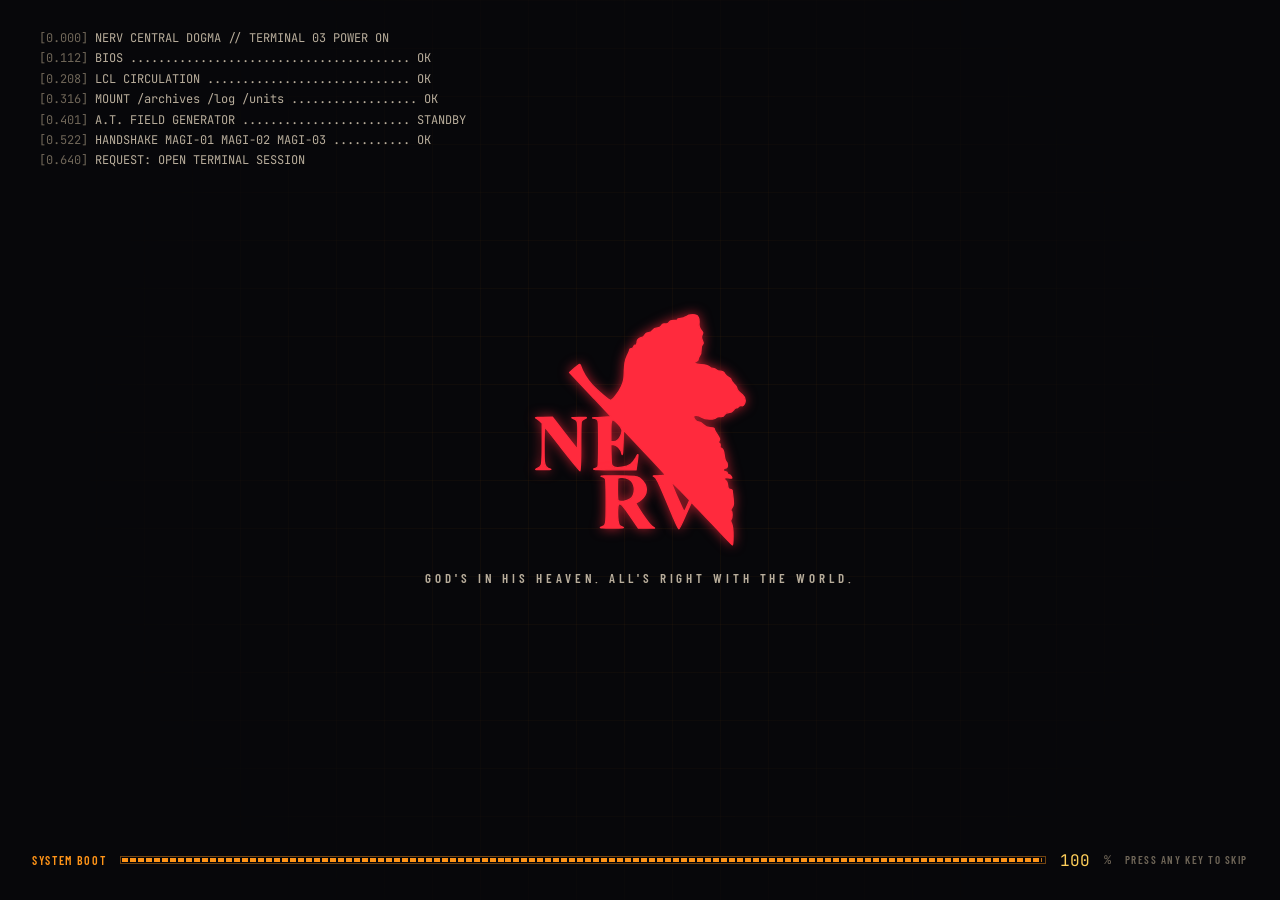
<file: search/index.html>
<!DOCTYPE html><html data-astro-transition-scope="astro-gyrtbwwo-1" lang="zh-CN" data-theme="magi" data-fx="full"> <head><meta charset="utf-8"><meta name="viewport" content="width=device-width, initial-scale=1, viewport-fit=cover"><script>
  (function () {
    var THEMES = ["magi", "unit01", "unit02", "angel"];
    var FX = ["full", "low", "off"];
    function state() {
      var t = null, f = null;
      try {
        t = localStorage.getItem("nerv:theme");
        f = localStorage.getItem("nerv:fx");
        if (sessionStorage.getItem("nerv:angel") === "1") t = "angel";
      } catch (e) {}
      if (THEMES.indexOf(t) < 0) t = "magi";
      if (FX.indexOf(f) < 0) {
        var reduce = matchMedia("(prefers-reduced-motion: reduce)").matches;
        var coarse = matchMedia("(pointer: coarse)").matches;
        f = reduce || coarse ? "low" : "full";
      }
      return { t: t, f: f };
    }
    function apply(doc) {
      var s = state();
      doc.documentElement.dataset.theme = s.t;
      doc.documentElement.dataset.fx = s.f;
    }
    apply(document);
    // boot sequence: hide the shell before first paint (once per session)
    try {
      if (document.documentElement.dataset.fx !== "off" && !sessionStorage.getItem("nerv:booted")) {
        document.documentElement.classList.add("booting");
        // safety net if the boot script never runs
        setTimeout(function () {
          if (!sessionStorage.getItem("nerv:booted")) document.documentElement.classList.remove("booting");
        }, 6000);
      }
    } catch (e) {}
    document.addEventListener("astro:before-swap", function (e) {
      apply(e.newDocument);
      // root attributes are replaced on swap: carry over runtime capability classes
      ["has-webgl", "has-crosshair"].forEach(function (c) {
        if (document.documentElement.classList.contains(c)) e.newDocument.documentElement.classList.add(c);
      });
    });
  })();
</script><title>检索 // NERV-BASE</title><meta name="description" content="全文检索 NERV-BASE 全部档案。"><link rel="canonical" href="https://nerv-base.com/search/"><meta name="robots" content="noindex"><meta name="theme-color" content="#07070a"><meta name="color-scheme" content="dark"><meta name="generator" content="Astro v7.4.2"><link rel="icon" href="/favicon.svg" type="image/svg+xml"><link rel="apple-touch-icon" href="/apple-touch-icon.png"><link rel="alternate" type="application/rss+xml" title="NERV-BASE" href="/rss.xml"><link rel="sitemap" href="/sitemap-index.xml"><meta property="og:site_name" content="NERV-BASE"><meta property="og:title" content="检索"><meta property="og:description" content="全文检索 NERV-BASE 全部档案。"><meta property="og:type" content="website"><meta property="og:url" content="https://nerv-base.com/search/"><meta property="og:image" content="https://nerv-base.com/og/default.png"><meta property="og:image:width" content="1200"><meta property="og:image:height" content="630"><meta property="og:locale" content="zh_CN"><meta name="twitter:card" content="summary_large_image"><meta name="twitter:image" content="https://nerv-base.com/og/default.png"><link rel="preload" href="/fonts/eva-ming.076a8bb2.woff2" as="font" type="font/woff2" crossorigin> <style>@font-face{font-family:"EvaMing";src:url("/fonts/eva-ming.076a8bb2.woff2") format("woff2");font-weight:100 900;font-style:normal;font-display:swap;}</style><script defer src="https://umami.nerv-base.com/script.js" data-website-id="9819e1de-2ad7-4efb-9c79-26a27632ddd4" data-domains="nerv-base.com"></script><meta name="astro-view-transitions-enabled" content="true"> <meta name="astro-view-transitions-fallback" content="animate"><script type="module" src="/_astro/ClientRouter.astro_astro_type_script_index_0_lang.Cl372-C-.js"></script><style>.sq[data-astro-cid-tw6cw6jw]{border-bottom:1px solid var(--c-line);align-items:center;gap:.875rem;padding-bottom:.875rem;display:flex}.sq-input[data-astro-cid-tw6cw6jw]{min-width:0;color:var(--c-fg);caret-color:var(--c-primary);background:0 0;border:0;outline:0;flex:1;font-size:1.375rem}.sq-count[data-astro-cid-tw6cw6jw]{font-size:.75rem}.sq-results[data-astro-cid-tw6cw6jw]{gap:.625rem;margin:1rem 0 0;padding:0;list-style:none;display:grid}.sq-results[data-astro-cid-tw6cw6jw] a{--pc:.625rem;gap:.125rem;padding:.75rem 1.125rem;display:grid}.sq-results[data-astro-cid-tw6cw6jw] a:hover{background:rgba(var(--c-primary-rgb), .1)}.sq-results[data-astro-cid-tw6cw6jw] .r-title{font-family:var(--f-title);color:var(--c-fg);font-size:1.1875rem;font-weight:900}.sq-results[data-astro-cid-tw6cw6jw] .r-url{color:var(--c-fg-3);font-size:.6875rem}.sq-results[data-astro-cid-tw6cw6jw] .r-ex{color:var(--c-fg-2);font-size:.875rem}.sq-results[data-astro-cid-tw6cw6jw] mark{background:var(--c-primary);color:var(--c-bg);padding:0 .125rem}
</style><link rel="stylesheet" href="/_astro/Base.BoJgZ5zO.css"><link rel="stylesheet" href="/_astro/code999.D8M2jxet.css"><link rel="stylesheet" href="/_astro/waline.vwYoXT3E.css"><script type="module" src="/_astro/page.DPstRSKW.js"></script><style>[data-astro-transition-scope="astro-gyrtbwwo-1"] { view-transition-name: astro-gyrtbwwo-1; }@layer astro { ::view-transition-old(astro-gyrtbwwo-1) { animation: none; opacity: 0; mix-blend-mode: normal; }::view-transition-new(astro-gyrtbwwo-1) { animation: none; mix-blend-mode: normal; }::view-transition-group(astro-gyrtbwwo-1) { animation: none } }[data-astro-transition-fallback="old"] [data-astro-transition-scope="astro-gyrtbwwo-1"],
			[data-astro-transition-fallback="old"][data-astro-transition-scope="astro-gyrtbwwo-1"] { animation: none; mix-blend-mode: normal; }[data-astro-transition-fallback="new"] [data-astro-transition-scope="astro-gyrtbwwo-1"],
			[data-astro-transition-fallback="new"][data-astro-transition-scope="astro-gyrtbwwo-1"] { animation: none; mix-blend-mode: normal; }</style><style>[data-astro-transition-scope="astro-iywf7oe7-2"] { view-transition-name: stage; }@layer astro { ::view-transition-old(stage) { 
	animation-duration: 110ms;
	animation-timing-function: steps(2, end);
	animation-fill-mode: both;
	animation-name: nerv-sig-out; }::view-transition-new(stage) { 
	animation-duration: 460ms;
	animation-timing-function: cubic-bezier(0.16, 1, 0.3, 1);
	animation-fill-mode: both;
	animation-name: nerv-sig-in; }[data-astro-transition=back]::view-transition-old(stage) { 
	animation-duration: 110ms;
	animation-timing-function: steps(2, end);
	animation-fill-mode: both;
	animation-name: nerv-sig-out; }[data-astro-transition=back]::view-transition-new(stage) { 
	animation-duration: 460ms;
	animation-timing-function: cubic-bezier(0.16, 1, 0.3, 1);
	animation-fill-mode: both;
	animation-name: nerv-sig-in-back; } }[data-astro-transition-fallback="old"] [data-astro-transition-scope="astro-iywf7oe7-2"],
			[data-astro-transition-fallback="old"][data-astro-transition-scope="astro-iywf7oe7-2"] { 
	animation-duration: 110ms;
	animation-timing-function: steps(2, end);
	animation-fill-mode: both;
	animation-name: nerv-sig-out; }[data-astro-transition-fallback="new"] [data-astro-transition-scope="astro-iywf7oe7-2"],
			[data-astro-transition-fallback="new"][data-astro-transition-scope="astro-iywf7oe7-2"] { 
	animation-duration: 460ms;
	animation-timing-function: cubic-bezier(0.16, 1, 0.3, 1);
	animation-fill-mode: both;
	animation-name: nerv-sig-in; }[data-astro-transition=back][data-astro-transition-fallback="old"] [data-astro-transition-scope="astro-iywf7oe7-2"],
			[data-astro-transition=back][data-astro-transition-fallback="old"][data-astro-transition-scope="astro-iywf7oe7-2"] { 
	animation-duration: 110ms;
	animation-timing-function: steps(2, end);
	animation-fill-mode: both;
	animation-name: nerv-sig-out; }[data-astro-transition=back][data-astro-transition-fallback="new"] [data-astro-transition-scope="astro-iywf7oe7-2"],
			[data-astro-transition=back][data-astro-transition-fallback="new"][data-astro-transition-scope="astro-iywf7oe7-2"] { 
	animation-duration: 460ms;
	animation-timing-function: cubic-bezier(0.16, 1, 0.3, 1);
	animation-fill-mode: both;
	animation-name: nerv-sig-in-back; }</style></head> <body data-variant="default"> <a class="skip-link" href="#main">跳到正文 / SKIP</a> <canvas data-astro-transition-persist="hexfield" id="hexfield" class="hexfield" aria-hidden="true"></canvas> <div class="hex-fallback" aria-hidden="true"></div> <div data-astro-transition-persist="crt" class="crt" aria-hidden="true"><i class="crt-noise"></i></div> <div class="shell"> <header data-astro-transition-persist="statusbar" class="statusbar" data-astro-cid-nuzon3mj> <a class="sb-brand" href="/" aria-label="NERV-BASE 首页" data-lock data-astro-cid-nuzon3mj> <svg class="nerv-logo sb-logo" viewBox="52 12 234 254" role="img" aria-label="NERV" xmlns="http://www.w3.org/2000/svg" data-astro-cid-7beclvjf> <title>NERV</title> <g class="emblem" data-astro-cid-7beclvjf> <path d="M218.0 18.0C216.6 19.1 214.0 20.0 212.3 20.0C210.5 20.0 209.0 20.4 209.0 21.0C209.0 21.5 207.2 22.0 205.0 22.0C202.0 22.0 200.8 22.5 199.9 24.1C199.1 25.7 198.1 26.1 195.8 25.8C193.4 25.4 192.6 25.8 191.7 27.7C190.9 29.4 189.9 30.0 187.4 30.0C184.9 30.0 183.6 30.7 182.4 32.5C181.3 34.2 179.8 35.0 178.1 35.0C176.2 35.0 174.9 35.8 174.0 37.5C173.3 38.9 172.0 40.0 171.1 40.0C168.8 40.1 166.0 42.4 166.0 44.3C166.0 46.9 164.9 49.0 163.8 48.4C163.3 48.1 162.6 48.7 162.3 49.9C162.0 51.1 161.0 52.0 159.9 52.0C158.8 52.0 158.0 52.5 158.0 53.2C158.0 53.8 156.8 56.8 155.3 59.9C152.9 64.8 152.5 66.9 152.3 75.9C152.1 85.1 151.7 87.1 149.1 92.6C146.3 98.7 139.7 107.0 137.8 107.0C136.1 107.0 124.5 97.3 118.2 90.6C113.0 85.0 107.8 76.3 105.6 69.7C105.1 68.1 104.3 68.5 99.5 72.7L94.1 77.5L98.9 82.5C101.5 85.2 111.5 95.8 121.1 106.0L138.5 124.5L127.5 125.1C121.4 125.4 117.5 125.7 118.8 125.8C120.1 125.9 122.0 126.5 123.1 127.0C124.9 128.0 125.0 129.4 125.0 152.3C125.0 165.6 124.6 177.1 124.1 177.8C123.6 178.6 121.7 179.6 119.9 180.0C117.9 180.5 126.2 180.8 140.6 180.9L164.8 181.0L165.9 173.5C167.4 163.2 167.3 162.8 164.5 168.2C163.1 170.7 160.7 173.8 159.0 175.0C154.9 177.9 144.8 179.5 141.2 177.8C138.5 176.5 138.5 176.3 138.2 165.2L137.9 154.0L140.5 154.0C144.1 154.0 148.7 158.8 149.7 163.6C150.3 166.6 150.6 164.1 151.0 153.0L151.5 138.6L173.5 161.9C185.6 174.7 195.7 185.6 195.8 186.1C196.0 186.6 192.9 187.0 188.8 187.1C183.3 187.1 182.1 187.4 183.8 188.0C186.4 189.1 188.3 193.0 201.1 223.7C205.7 234.9 209.9 243.9 210.3 243.7C210.8 243.6 213.9 237.3 217.2 229.7C220.6 222.2 223.6 216.0 223.9 216.0C224.3 216.0 234.0 226.0 245.5 238.2C257.0 250.5 266.7 260.6 267.2 260.8C267.6 261.0 268.0 256.7 268.0 251.2C268.0 244.1 267.5 240.4 266.4 238.1C265.2 235.7 265.1 234.5 265.9 233.7C267.3 232.3 267.4 225.3 266.0 224.5C265.4 224.1 265.7 222.8 266.9 221.2C268.6 218.8 268.7 217.6 268.0 211.0C267.5 206.9 267.1 203.2 267.0 202.8C267.0 202.4 266.0 202.0 264.8 201.8C262.9 201.6 262.4 200.8 262.2 197.5C262.0 195.3 261.2 193.1 260.4 192.7C259.6 192.3 259.0 191.2 259.0 190.4C259.0 189.1 259.8 189.0 263.1 189.5C267.0 190.2 267.1 190.1 266.1 188.1C265.4 186.9 264.3 186.0 263.5 186.0C262.7 186.0 262.0 185.4 262.0 184.6C262.0 183.8 261.0 183.0 259.8 182.8C258.5 182.6 257.5 181.8 257.5 181.0C257.5 180.2 258.5 179.4 259.8 179.2C261.5 178.9 262.0 178.2 262.0 176.1C262.0 174.5 261.4 172.7 260.6 172.1C259.8 171.4 258.9 168.2 258.5 164.8C257.9 160.0 257.4 158.7 255.8 158.2C254.4 157.9 253.9 157.1 254.3 155.4C254.5 154.0 254.1 152.9 253.3 152.6C252.2 152.2 252.2 151.7 253.1 150.1C254.2 148.5 253.8 147.5 251.2 143.4C249.4 140.8 248.0 138.1 248.0 137.3C248.0 136.4 246.6 136.0 243.7 136.0C240.2 136.0 238.8 135.4 236.5 133.0C234.9 131.3 232.6 130.0 231.4 130.0C229.1 130.0 226.0 126.7 226.0 124.3C226.0 122.3 231.1 122.8 234.5 125.0C238.4 127.6 248.1 127.8 250.1 125.4C251.0 124.3 252.4 124.0 254.6 124.3C257.2 124.7 257.9 124.4 258.9 122.4C259.7 120.5 260.7 120.0 263.4 120.0C265.9 120.0 267.2 119.4 268.4 117.5C269.3 116.1 270.7 115.0 271.4 115.0C272.1 115.0 273.3 114.4 273.9 113.6C274.6 112.8 275.9 112.4 277.0 112.7C278.4 113.1 279.3 112.5 280.1 110.7C281.6 107.5 280.6 103.5 277.7 100.9C276.5 99.8 274.7 98.2 273.8 97.3C272.8 96.4 272.0 94.9 272.0 94.0C272.0 93.1 270.7 91.1 269.0 89.5C267.4 87.9 266.0 86.0 266.0 85.3C266.0 84.6 264.7 83.4 263.2 82.6C261.7 81.8 259.8 80.0 259.0 78.6C258.0 76.6 256.9 76.0 254.5 76.0C252.7 76.0 250.7 75.3 250.0 74.5C249.3 73.7 247.8 73.0 246.7 73.0C245.6 73.0 243.8 72.2 242.7 71.2C241.4 70.1 238.5 69.3 233.9 69.0C226.7 68.5 224.9 67.2 228.8 65.5C230.0 65.0 231.0 63.8 231.0 63.0C231.0 62.1 231.7 60.5 232.5 59.4C233.3 58.4 234.0 55.5 234.0 53.1C234.0 50.5 234.6 48.3 235.5 47.6C236.8 46.6 236.7 46.1 235.3 43.2C234.0 40.4 233.9 39.5 235.0 37.4C236.2 35.2 236.1 34.7 233.8 32.2C231.7 29.9 231.4 28.8 231.8 25.1C232.0 22.6 231.7 19.8 230.9 18.4C229.9 16.4 228.9 16.0 225.1 16.0C222.1 16.0 219.6 16.7 218.0 18.0ZM145.8 132.3C150.4 137.0 150.8 139.1 148.5 144.7C146.6 149.1 144.4 150.9 140.8 151.0L138.0 151.0L138.0 139.5C138.0 126.0 138.8 125.2 145.8 132.3ZM219.3 218.8C218.0 222.0 216.5 224.8 216.1 225.3C215.5 225.9 204.0 199.9 202.3 194.0C202.1 193.2 206.3 197.2 211.8 202.8L221.8 213.2L219.3 218.8Z" data-astro-cid-7beclvjf></path><path d="M58.0 125.7C58.8 126.0 60.7 127.4 62.3 128.8L65.0 131.4L65.0 152.1C65.0 163.5 64.6 174.0 64.0 175.5C63.5 176.9 61.6 178.7 59.8 179.5C56.7 180.8 57.1 180.9 66.5 180.8C72.0 180.8 75.3 180.5 73.8 180.3C72.3 180.1 70.1 178.7 69.0 177.3C67.2 174.9 67.0 173.3 67.0 155.4C67.0 144.7 67.3 136.0 67.8 136.1C68.2 136.1 76.6 146.4 86.5 159.1C96.4 171.7 104.8 182.0 105.3 182.0C105.7 182.0 106.0 170.6 106.0 156.6C106.0 142.6 106.3 130.4 106.6 129.5C107.0 128.5 108.7 127.2 110.4 126.4C113.3 125.2 112.8 125.1 104.0 125.1C96.6 125.2 95.2 125.4 97.6 126.1C102.8 127.6 103.1 128.5 102.8 144.6L102.5 159.3L89.2 142.2L75.9 125.0L66.2 125.1C60.9 125.1 57.2 125.4 58.0 125.7Z" data-astro-cid-7beclvjf></path><path d="M127.9 188.0C129.7 188.4 131.6 189.4 132.1 190.2C132.6 190.9 133.0 202.1 133.0 215.1C133.0 240.7 133.1 240.2 127.3 242.0C125.5 242.5 129.5 242.8 139.0 242.9C151.5 242.9 153.0 242.7 150.0 241.7C146.8 240.6 146.5 240.1 145.7 235.0C145.3 232.0 145.1 226.8 145.2 223.5C145.5 218.4 145.8 217.5 147.5 217.2C149.1 217.0 151.5 219.8 158.4 230.0L167.3 243.0L175.9 243.0L184.5 242.9L181.8 240.9C178.2 238.2 163.4 216.7 164.8 216.2C168.0 215.2 172.7 211.1 174.3 208.0C177.5 201.7 175.3 194.6 168.6 189.6C166.1 187.7 164.3 187.5 145.2 187.3C132.4 187.2 125.8 187.4 127.9 188.0ZM156.6 190.5C162.1 192.8 164.5 200.5 161.9 207.8C160.5 211.8 157.7 213.5 151.4 214.4C147.2 214.9 146.1 214.7 145.6 213.4C144.8 211.3 144.8 190.5 145.7 189.7C146.8 188.5 152.9 188.9 156.6 190.5Z" data-astro-cid-7beclvjf></path> </g>  </svg> <span class="sb-name hud" data-astro-cid-nuzon3mj>NERV-BASE</span> </a> <div class="sb-path mono" aria-label="当前位置" data-astro-cid-nuzon3mj> <span class="dim" data-astro-cid-nuzon3mj>MAGI://</span><span class="sb-path-text" data-decode="420" data-astro-cid-nuzon3mj>SEARCH</span><span class="blink" data-astro-cid-nuzon3mj>_</span> </div> <dl class="sb-gauges" aria-label="系统状态" data-astro-cid-nuzon3mj> <div class="sb-g" data-astro-cid-nuzon3mj> <dt data-astro-cid-nuzon3mj>SYNC</dt> <dd class="mono" data-hud="sync" data-astro-cid-nuzon3mj>41.3%</dd> </div> <div class="sb-g" data-astro-cid-nuzon3mj> <dt data-astro-cid-nuzon3mj>ACTIVE</dt> <dd class="mono" data-hud="online" data-astro-cid-nuzon3mj>--</dd> </div> <div class="sb-g sb-alert" data-astro-cid-nuzon3mj> <dt data-astro-cid-nuzon3mj>ALERT</dt> <dd class="mono" data-hud="alert" data-astro-cid-nuzon3mj>GREEN</dd> </div> <div class="sb-g sb-clock" data-astro-cid-nuzon3mj> <dt data-astro-cid-nuzon3mj>UTC+8</dt> <dd class="mono" data-hud="clock" data-astro-cid-nuzon3mj>--:--:--</dd> </div> </dl> <div class="sb-ctrl" data-astro-cid-nuzon3mj> <button class="sb-btn hud" type="button" data-action="fx" aria-label="切换特效强度" title="特效强度 FULL / LOW / OFF" data-astro-cid-nuzon3mj>
FX:<b data-hud="fx" data-astro-cid-nuzon3mj>FULL</b> </button> <div class="sb-themes" role="radiogroup" aria-label="配色" data-astro-cid-nuzon3mj> <button class="sb-theme" type="button" role="radio" data-theme-btn="magi" aria-label="MAGI 琥珀 / 警报红" title="MAGI — 琥珀 / 警报红" data-astro-cid-nuzon3mj> <i data-astro-cid-nuzon3mj></i> </button><button class="sb-theme" type="button" role="radio" data-theme-btn="unit01" aria-label="UNIT-01 初号机 紫 / 荧光绿" title="UNIT-01 — 初号机 紫 / 荧光绿" data-astro-cid-nuzon3mj> <i data-astro-cid-nuzon3mj></i> </button><button class="sb-theme" type="button" role="radio" data-theme-btn="unit02" aria-label="UNIT-02 二号机 红 / 橙" title="UNIT-02 — 二号机 红 / 橙" data-astro-cid-nuzon3mj> <i data-astro-cid-nuzon3mj></i> </button> </div> <button class="sb-btn hud" type="button" data-action="console" aria-label="打开命令控制台" title="控制台 ( ` / Ctrl+K )" data-astro-cid-nuzon3mj> <span aria-hidden="true" data-astro-cid-nuzon3mj>&gt;_</span><kbd data-astro-cid-nuzon3mj>`</kbd> </button> </div> </header> <nav class="rail" aria-label="主导航" data-astro-cid-zh2wcfwb> <div class="rail-head hud" data-astro-cid-zh2wcfwb> <span data-astro-cid-zh2wcfwb>SECTOR</span><span class="dim" data-astro-cid-zh2wcfwb>// GEOFRONT</span> </div> <ul class="rail-list" data-astro-cid-zh2wcfwb> <li data-astro-cid-zh2wcfwb> <a class="rail-item" href="/" data-astro-cid-zh2wcfwb> <span class="ri-code mono" data-astro-cid-zh2wcfwb>00</span> <span class="ri-text" data-astro-cid-zh2wcfwb> <span class="ri-label" data-astro-cid-zh2wcfwb>中央作战室</span> <span class="ri-en hud" data-decode-hover data-astro-cid-zh2wcfwb>CENTRAL DOGMA</span> </span> <span class="ri-mark" aria-hidden="true" data-astro-cid-zh2wcfwb></span> </a> </li><li data-astro-cid-zh2wcfwb> <a class="rail-item" href="/archives/" data-astro-cid-zh2wcfwb> <span class="ri-code mono" data-astro-cid-zh2wcfwb>01</span> <span class="ri-text" data-astro-cid-zh2wcfwb> <span class="ri-label" data-astro-cid-zh2wcfwb>机密档案</span> <span class="ri-en hud" data-decode-hover data-astro-cid-zh2wcfwb>ARCHIVES</span> </span> <span class="ri-mark" aria-hidden="true" data-astro-cid-zh2wcfwb></span> </a> </li><li data-astro-cid-zh2wcfwb> <a class="rail-item" href="/log/" data-astro-cid-zh2wcfwb> <span class="ri-code mono" data-astro-cid-zh2wcfwb>02</span> <span class="ri-text" data-astro-cid-zh2wcfwb> <span class="ri-label" data-astro-cid-zh2wcfwb>工作日志</span> <span class="ri-en hud" data-decode-hover data-astro-cid-zh2wcfwb>LOG</span> </span> <span class="ri-mark" aria-hidden="true" data-astro-cid-zh2wcfwb></span> </a> </li><li data-astro-cid-zh2wcfwb> <a class="rail-item" href="/units/" data-astro-cid-zh2wcfwb> <span class="ri-code mono" data-astro-cid-zh2wcfwb>03</span> <span class="ri-text" data-astro-cid-zh2wcfwb> <span class="ri-label" data-astro-cid-zh2wcfwb>机体档案</span> <span class="ri-en hud" data-decode-hover data-astro-cid-zh2wcfwb>UNITS</span> </span> <span class="ri-mark" aria-hidden="true" data-astro-cid-zh2wcfwb></span> </a> </li><li data-astro-cid-zh2wcfwb> <a class="rail-item" href="/pilot/" data-astro-cid-zh2wcfwb> <span class="ri-code mono" data-astro-cid-zh2wcfwb>04</span> <span class="ri-text" data-astro-cid-zh2wcfwb> <span class="ri-label" data-astro-cid-zh2wcfwb>驾驶员</span> <span class="ri-en hud" data-decode-hover data-astro-cid-zh2wcfwb>PILOT</span> </span> <span class="ri-mark" aria-hidden="true" data-astro-cid-zh2wcfwb></span> </a> </li><li data-astro-cid-zh2wcfwb> <a class="rail-item" href="/branches/" data-astro-cid-zh2wcfwb> <span class="ri-code mono" data-astro-cid-zh2wcfwb>05</span> <span class="ri-text" data-astro-cid-zh2wcfwb> <span class="ri-label" data-astro-cid-zh2wcfwb>各国支部</span> <span class="ri-en hud" data-decode-hover data-astro-cid-zh2wcfwb>BRANCHES</span> </span> <span class="ri-mark" aria-hidden="true" data-astro-cid-zh2wcfwb></span> </a> </li> </ul> <div class="rail-foot" data-astro-cid-zh2wcfwb> <div class="stripes" aria-hidden="true" data-astro-cid-zh2wcfwb></div> <dl class="rail-stats" data-astro-cid-zh2wcfwb> <div data-astro-cid-zh2wcfwb><dt class="hud" data-astro-cid-zh2wcfwb>UPTIME</dt><dd class="mono" data-hud="uptime" data-since="2026-10-23T17:37:57+08:00" data-astro-cid-zh2wcfwb>--</dd></div> <div data-astro-cid-zh2wcfwb><dt class="hud" data-astro-cid-zh2wcfwb>TODAY</dt><dd class="mono" data-hud="today" data-astro-cid-zh2wcfwb>--</dd></div> <div data-astro-cid-zh2wcfwb><dt class="hud" data-astro-cid-zh2wcfwb>TOTAL</dt><dd class="mono" data-hud="total" data-astro-cid-zh2wcfwb>--</dd></div> </dl> <div class="rail-links hud" data-astro-cid-zh2wcfwb> <a href="/rss.xml" data-astro-reload data-astro-cid-zh2wcfwb>RSS</a> <a href="https://github.com/zzstar101" target="_blank" rel="noopener" data-astro-cid-zh2wcfwb>GITHUB</a> <a href="/search/" data-astro-cid-zh2wcfwb>SEARCH</a> </div> <p class="rail-motto jp" data-astro-cid-zh2wcfwb>人類補完計画</p> </div> </nav> <div data-astro-transition-scope="astro-iywf7oe7-2" class="stage"> <main id="main" class="main" data-path="SEARCH" tabindex="-1">  <header class="sec-head panel"> <div class="sh-top"> <span class="label">SECTOR S // MAGI SEARCH</span>  </div> <h1 class="eva-title" data-decode="700">档案检索</h1> <p class="sh-desc">全文检索全部档案与日志。任意页面按 ` 或 Ctrl+K 也可呼出控制台检索。</p>  <span class="sh-jp jp" aria-hidden="true">情報検索</span> <span class="sh-big" aria-hidden="true">S</span> <div class="stripes" aria-hidden="true"></div> </header> <section class="panel pbody search" data-astro-cid-tw6cw6jw> <form class="sq" role="search" data-search-form data-astro-cid-tw6cw6jw> <label class="label" for="sq-input" data-astro-cid-tw6cw6jw>QUERY</label> <input id="sq-input" class="sq-input mono" type="search" name="q" placeholder="输入关键词……" autocomplete="off" spellcheck="false" data-astro-cid-tw6cw6jw> <span class="mono dim sq-count" data-search-count aria-live="polite" data-astro-cid-tw6cw6jw></span> </form> <ul class="sq-results" data-search-results data-astro-cid-tw6cw6jw></ul> </section>  </main>  </div> </div> <div data-astro-transition-persist="ticker" class="ticker" aria-hidden="true" data-astro-cid-dja5l63r> <span class="tk-tag hud" data-astro-cid-dja5l63r>MAGI//FEED</span> <div class="tk-track" data-astro-cid-dja5l63r> <div class="tk-run" data-astro-cid-dja5l63r> <span class="tk-seq" data-astro-cid-dja5l63r> <span class="tk-item" data-astro-cid-dja5l63r> <i data-astro-cid-dja5l63r>◆</i> MAGI SYSTEM NOMINAL </span><span class="tk-item" data-astro-cid-dja5l63r> <i data-astro-cid-dja5l63r>◆</i> MELCHIOR-1 · BALTHASAR-2 · CASPER-3 :: 3/3 ONLINE </span><span class="tk-item" data-astro-cid-dja5l63r> <i data-astro-cid-dja5l63r>◆</i> TERMINAL DOGMA ACCESS RESTRICTED </span><span class="tk-item" data-astro-cid-dja5l63r> <i data-astro-cid-dja5l63r>◆</i> 第3新東京市 迎撃システム 稼働中 </span><span class="tk-item" data-astro-cid-dja5l63r> <i data-astro-cid-dja5l63r>◆</i> PATTERN BLUE NOT DETECTED </span><span class="tk-item" data-astro-cid-dja5l63r> <i data-astro-cid-dja5l63r>◆</i> LCL PURITY 99.89% </span><span class="tk-item" data-astro-cid-dja5l63r> <i data-astro-cid-dja5l63r>◆</i> PRESS [`] TO OPEN CONSOLE </span><span class="tk-item" data-astro-cid-dja5l63r> <i data-astro-cid-dja5l63r>◆</i> ALL&#39;S RIGHT WITH THE WORLD </span> <span class="tk-item tk-live" data-astro-cid-dja5l63r> <i data-astro-cid-dja5l63r>◆</i>
LAST SYNC <b data-hud="ts" data-astro-cid-dja5l63r>--:--</b> </span> </span><span class="tk-seq" data-astro-cid-dja5l63r> <span class="tk-item" data-astro-cid-dja5l63r> <i data-astro-cid-dja5l63r>◆</i> MAGI SYSTEM NOMINAL </span><span class="tk-item" data-astro-cid-dja5l63r> <i data-astro-cid-dja5l63r>◆</i> MELCHIOR-1 · BALTHASAR-2 · CASPER-3 :: 3/3 ONLINE </span><span class="tk-item" data-astro-cid-dja5l63r> <i data-astro-cid-dja5l63r>◆</i> TERMINAL DOGMA ACCESS RESTRICTED </span><span class="tk-item" data-astro-cid-dja5l63r> <i data-astro-cid-dja5l63r>◆</i> 第3新東京市 迎撃システム 稼働中 </span><span class="tk-item" data-astro-cid-dja5l63r> <i data-astro-cid-dja5l63r>◆</i> PATTERN BLUE NOT DETECTED </span><span class="tk-item" data-astro-cid-dja5l63r> <i data-astro-cid-dja5l63r>◆</i> LCL PURITY 99.89% </span><span class="tk-item" data-astro-cid-dja5l63r> <i data-astro-cid-dja5l63r>◆</i> PRESS [`] TO OPEN CONSOLE </span><span class="tk-item" data-astro-cid-dja5l63r> <i data-astro-cid-dja5l63r>◆</i> ALL&#39;S RIGHT WITH THE WORLD </span> <span class="tk-item tk-live" data-astro-cid-dja5l63r> <i data-astro-cid-dja5l63r>◆</i>
LAST SYNC <b data-hud="ts" data-astro-cid-dja5l63r>--:--</b> </span> </span> </div> </div> <span class="tk-tag tk-ver mono" data-astro-cid-dja5l63r>v3.0.1</span> </div> <div data-astro-transition-persist="glitch-overlay" class="glitch-overlay" id="glitch-overlay" aria-hidden="true"> <div class="bars"><i></i><i></i><i></i><i></i><i></i><i></i><i></i><i></i><i></i></div> <span class="tag">SIGNAL INTERRUPT</span> </div> <div data-astro-transition-persist="console" class="con" id="console" hidden data-astro-cid-s2q7kea5> <div class="con-backdrop" data-con-close data-astro-cid-s2q7kea5></div> <div class="con-win panel" role="dialog" aria-modal="true" aria-labelledby="con-title" data-astro-cid-s2q7kea5> <div class="panel-head con-head" data-astro-cid-s2q7kea5> <span class="label" id="con-title" data-astro-cid-s2q7kea5>MAGI // COMMAND CONSOLE</span> <span class="hud dim con-hint" data-astro-cid-s2q7kea5>ESC 关闭 · ↑↓ 选择 · ENTER 执行 · 输入 help</span> <button class="con-x hud" type="button" data-con-close aria-label="关闭控制台" data-astro-cid-s2q7kea5>×</button> </div> <div class="con-body" data-astro-cid-s2q7kea5> <ol class="con-log mono" aria-live="polite" data-astro-cid-s2q7kea5></ol> <ul class="con-results" role="listbox" aria-label="搜索结果" data-astro-cid-s2q7kea5></ul> </div> <form class="con-form mono" autocomplete="off" data-astro-cid-s2q7kea5> <label for="con-input" class="con-prompt" data-astro-cid-s2q7kea5>MAGI@nerv-base:~$</label> <input id="con-input" class="con-input" type="text" spellcheck="false" autocapitalize="off" placeholder="搜索档案，或输入命令 (help)" aria-controls="con-results" data-astro-cid-s2q7kea5> </form> </div> </div> <div data-astro-transition-persist="crosshair" class="xh" id="crosshair" aria-hidden="true" data-astro-cid-77f7aqh2> <div class="xh-ring" data-astro-cid-77f7aqh2><i data-astro-cid-77f7aqh2></i><i data-astro-cid-77f7aqh2></i><i data-astro-cid-77f7aqh2></i><i data-astro-cid-77f7aqh2></i></div> <div class="xh-dot" data-astro-cid-77f7aqh2></div> <div class="xh-coord mono" data-astro-cid-77f7aqh2></div> </div> <div class="boot" id="boot" hidden aria-hidden="true" data-astro-cid-amujrzzi> <div class="boot-grid" data-astro-cid-amujrzzi></div> <div class="boot-term mono" data-astro-cid-amujrzzi> <p class="boot-line" data-astro-cid-amujrzzi> <span class="dim" data-astro-cid-amujrzzi>[0.000]</span> NERV CENTRAL DOGMA // TERMINAL 03 POWER ON </p><p class="boot-line" data-astro-cid-amujrzzi> <span class="dim" data-astro-cid-amujrzzi>[0.112]</span> BIOS ........................................ OK </p><p class="boot-line" data-astro-cid-amujrzzi> <span class="dim" data-astro-cid-amujrzzi>[0.208]</span> LCL CIRCULATION ............................. OK </p><p class="boot-line" data-astro-cid-amujrzzi> <span class="dim" data-astro-cid-amujrzzi>[0.316]</span> MOUNT /archives /log /units .................. OK </p><p class="boot-line" data-astro-cid-amujrzzi> <span class="dim" data-astro-cid-amujrzzi>[0.401]</span> A.T. FIELD GENERATOR ........................ STANDBY </p><p class="boot-line" data-astro-cid-amujrzzi> <span class="dim" data-astro-cid-amujrzzi>[0.522]</span> HANDSHAKE MAGI-01 MAGI-02 MAGI-03 ........... OK </p><p class="boot-line" data-astro-cid-amujrzzi> <span class="dim" data-astro-cid-amujrzzi>[0.640]</span> REQUEST: OPEN TERMINAL SESSION </p> </div> <div class="boot-center" data-astro-cid-amujrzzi> <div class="boot-magi" data-astro-cid-amujrzzi> <div class="boot-magi-unit" data-astro-cid-amujrzzi> <span class="hud bm-name" data-astro-cid-amujrzzi> MELCHIOR·1 </span> <span class="boot-verdict jp" data-astro-cid-amujrzzi>可決</span> </div><div class="boot-magi-unit" data-astro-cid-amujrzzi> <span class="hud bm-name" data-astro-cid-amujrzzi> BALTHASAR·2 </span> <span class="boot-verdict jp" data-astro-cid-amujrzzi>可決</span> </div><div class="boot-magi-unit" data-astro-cid-amujrzzi> <span class="hud bm-name" data-astro-cid-amujrzzi> CASPER·3 </span> <span class="boot-verdict jp" data-astro-cid-amujrzzi>可決</span> </div> </div> <svg class="boot-logo" viewBox="52 12 234 254" xmlns="http://www.w3.org/2000/svg" aria-hidden="true" data-astro-cid-amujrzzi> <path d="M218.0 18.0C216.6 19.1 214.0 20.0 212.3 20.0C210.5 20.0 209.0 20.4 209.0 21.0C209.0 21.5 207.2 22.0 205.0 22.0C202.0 22.0 200.8 22.5 199.9 24.1C199.1 25.7 198.1 26.1 195.8 25.8C193.4 25.4 192.6 25.8 191.7 27.7C190.9 29.4 189.9 30.0 187.4 30.0C184.9 30.0 183.6 30.7 182.4 32.5C181.3 34.2 179.8 35.0 178.1 35.0C176.2 35.0 174.9 35.8 174.0 37.5C173.3 38.9 172.0 40.0 171.1 40.0C168.8 40.1 166.0 42.4 166.0 44.3C166.0 46.9 164.9 49.0 163.8 48.4C163.3 48.1 162.6 48.7 162.3 49.9C162.0 51.1 161.0 52.0 159.9 52.0C158.8 52.0 158.0 52.5 158.0 53.2C158.0 53.8 156.8 56.8 155.3 59.9C152.9 64.8 152.5 66.9 152.3 75.9C152.1 85.1 151.7 87.1 149.1 92.6C146.3 98.7 139.7 107.0 137.8 107.0C136.1 107.0 124.5 97.3 118.2 90.6C113.0 85.0 107.8 76.3 105.6 69.7C105.1 68.1 104.3 68.5 99.5 72.7L94.1 77.5L98.9 82.5C101.5 85.2 111.5 95.8 121.1 106.0L138.5 124.5L127.5 125.1C121.4 125.4 117.5 125.7 118.8 125.8C120.1 125.9 122.0 126.5 123.1 127.0C124.9 128.0 125.0 129.4 125.0 152.3C125.0 165.6 124.6 177.1 124.1 177.8C123.6 178.6 121.7 179.6 119.9 180.0C117.9 180.5 126.2 180.8 140.6 180.9L164.8 181.0L165.9 173.5C167.4 163.2 167.3 162.8 164.5 168.2C163.1 170.7 160.7 173.8 159.0 175.0C154.9 177.9 144.8 179.5 141.2 177.8C138.5 176.5 138.5 176.3 138.2 165.2L137.9 154.0L140.5 154.0C144.1 154.0 148.7 158.8 149.7 163.6C150.3 166.6 150.6 164.1 151.0 153.0L151.5 138.6L173.5 161.9C185.6 174.7 195.7 185.6 195.8 186.1C196.0 186.6 192.9 187.0 188.8 187.1C183.3 187.1 182.1 187.4 183.8 188.0C186.4 189.1 188.3 193.0 201.1 223.7C205.7 234.9 209.9 243.9 210.3 243.7C210.8 243.6 213.9 237.3 217.2 229.7C220.6 222.2 223.6 216.0 223.9 216.0C224.3 216.0 234.0 226.0 245.5 238.2C257.0 250.5 266.7 260.6 267.2 260.8C267.6 261.0 268.0 256.7 268.0 251.2C268.0 244.1 267.5 240.4 266.4 238.1C265.2 235.7 265.1 234.5 265.9 233.7C267.3 232.3 267.4 225.3 266.0 224.5C265.4 224.1 265.7 222.8 266.9 221.2C268.6 218.8 268.7 217.6 268.0 211.0C267.5 206.9 267.1 203.2 267.0 202.8C267.0 202.4 266.0 202.0 264.8 201.8C262.9 201.6 262.4 200.8 262.2 197.5C262.0 195.3 261.2 193.1 260.4 192.7C259.6 192.3 259.0 191.2 259.0 190.4C259.0 189.1 259.8 189.0 263.1 189.5C267.0 190.2 267.1 190.1 266.1 188.1C265.4 186.9 264.3 186.0 263.5 186.0C262.7 186.0 262.0 185.4 262.0 184.6C262.0 183.8 261.0 183.0 259.8 182.8C258.5 182.6 257.5 181.8 257.5 181.0C257.5 180.2 258.5 179.4 259.8 179.2C261.5 178.9 262.0 178.2 262.0 176.1C262.0 174.5 261.4 172.7 260.6 172.1C259.8 171.4 258.9 168.2 258.5 164.8C257.9 160.0 257.4 158.7 255.8 158.2C254.4 157.9 253.9 157.1 254.3 155.4C254.5 154.0 254.1 152.9 253.3 152.6C252.2 152.2 252.2 151.7 253.1 150.1C254.2 148.5 253.8 147.5 251.2 143.4C249.4 140.8 248.0 138.1 248.0 137.3C248.0 136.4 246.6 136.0 243.7 136.0C240.2 136.0 238.8 135.4 236.5 133.0C234.9 131.3 232.6 130.0 231.4 130.0C229.1 130.0 226.0 126.7 226.0 124.3C226.0 122.3 231.1 122.8 234.5 125.0C238.4 127.6 248.1 127.8 250.1 125.4C251.0 124.3 252.4 124.0 254.6 124.3C257.2 124.7 257.9 124.4 258.9 122.4C259.7 120.5 260.7 120.0 263.4 120.0C265.9 120.0 267.2 119.4 268.4 117.5C269.3 116.1 270.7 115.0 271.4 115.0C272.1 115.0 273.3 114.4 273.9 113.6C274.6 112.8 275.9 112.4 277.0 112.7C278.4 113.1 279.3 112.5 280.1 110.7C281.6 107.5 280.6 103.5 277.7 100.9C276.5 99.8 274.7 98.2 273.8 97.3C272.8 96.4 272.0 94.9 272.0 94.0C272.0 93.1 270.7 91.1 269.0 89.5C267.4 87.9 266.0 86.0 266.0 85.3C266.0 84.6 264.7 83.4 263.2 82.6C261.7 81.8 259.8 80.0 259.0 78.6C258.0 76.6 256.9 76.0 254.5 76.0C252.7 76.0 250.7 75.3 250.0 74.5C249.3 73.7 247.8 73.0 246.7 73.0C245.6 73.0 243.8 72.2 242.7 71.2C241.4 70.1 238.5 69.3 233.9 69.0C226.7 68.5 224.9 67.2 228.8 65.5C230.0 65.0 231.0 63.8 231.0 63.0C231.0 62.1 231.7 60.5 232.5 59.4C233.3 58.4 234.0 55.5 234.0 53.1C234.0 50.5 234.6 48.3 235.5 47.6C236.8 46.6 236.7 46.1 235.3 43.2C234.0 40.4 233.9 39.5 235.0 37.4C236.2 35.2 236.1 34.7 233.8 32.2C231.7 29.9 231.4 28.8 231.8 25.1C232.0 22.6 231.7 19.8 230.9 18.4C229.9 16.4 228.9 16.0 225.1 16.0C222.1 16.0 219.6 16.7 218.0 18.0ZM145.8 132.3C150.4 137.0 150.8 139.1 148.5 144.7C146.6 149.1 144.4 150.9 140.8 151.0L138.0 151.0L138.0 139.5C138.0 126.0 138.8 125.2 145.8 132.3ZM219.3 218.8C218.0 222.0 216.5 224.8 216.1 225.3C215.5 225.9 204.0 199.9 202.3 194.0C202.1 193.2 206.3 197.2 211.8 202.8L221.8 213.2L219.3 218.8Z" data-astro-cid-amujrzzi></path><path d="M58.0 125.7C58.8 126.0 60.7 127.4 62.3 128.8L65.0 131.4L65.0 152.1C65.0 163.5 64.6 174.0 64.0 175.5C63.5 176.9 61.6 178.7 59.8 179.5C56.7 180.8 57.1 180.9 66.5 180.8C72.0 180.8 75.3 180.5 73.8 180.3C72.3 180.1 70.1 178.7 69.0 177.3C67.2 174.9 67.0 173.3 67.0 155.4C67.0 144.7 67.3 136.0 67.8 136.1C68.2 136.1 76.6 146.4 86.5 159.1C96.4 171.7 104.8 182.0 105.3 182.0C105.7 182.0 106.0 170.6 106.0 156.6C106.0 142.6 106.3 130.4 106.6 129.5C107.0 128.5 108.7 127.2 110.4 126.4C113.3 125.2 112.8 125.1 104.0 125.1C96.6 125.2 95.2 125.4 97.6 126.1C102.8 127.6 103.1 128.5 102.8 144.6L102.5 159.3L89.2 142.2L75.9 125.0L66.2 125.1C60.9 125.1 57.2 125.4 58.0 125.7Z" data-astro-cid-amujrzzi></path><path d="M127.9 188.0C129.7 188.4 131.6 189.4 132.1 190.2C132.6 190.9 133.0 202.1 133.0 215.1C133.0 240.7 133.1 240.2 127.3 242.0C125.5 242.5 129.5 242.8 139.0 242.9C151.5 242.9 153.0 242.7 150.0 241.7C146.8 240.6 146.5 240.1 145.7 235.0C145.3 232.0 145.1 226.8 145.2 223.5C145.5 218.4 145.8 217.5 147.5 217.2C149.1 217.0 151.5 219.8 158.4 230.0L167.3 243.0L175.9 243.0L184.5 242.9L181.8 240.9C178.2 238.2 163.4 216.7 164.8 216.2C168.0 215.2 172.7 211.1 174.3 208.0C177.5 201.7 175.3 194.6 168.6 189.6C166.1 187.7 164.3 187.5 145.2 187.3C132.4 187.2 125.8 187.4 127.9 188.0ZM156.6 190.5C162.1 192.8 164.5 200.5 161.9 207.8C160.5 211.8 157.7 213.5 151.4 214.4C147.2 214.9 146.1 214.7 145.6 213.4C144.8 211.3 144.8 190.5 145.7 189.7C146.8 188.5 152.9 188.9 156.6 190.5Z" data-astro-cid-amujrzzi></path> </svg> <p class="boot-motto hud" data-astro-cid-amujrzzi>GOD'S IN HIS HEAVEN. ALL'S RIGHT WITH THE WORLD.</p> </div> <div class="boot-foot" data-astro-cid-amujrzzi> <span class="hud" data-astro-cid-amujrzzi>SYSTEM BOOT</span> <div class="boot-progress" data-astro-cid-amujrzzi><i data-astro-cid-amujrzzi></i></div> <span class="boot-pct mono" data-astro-cid-amujrzzi>000</span><span class="mono dim" data-astro-cid-amujrzzi>%</span> <span class="hud dim boot-skip" data-astro-cid-amujrzzi>PRESS ANY KEY TO SKIP</span> </div> </div><script type="module" src="/_astro/Base.astro_astro_type_script_index_0_lang.B1hXZHwi.js"></script> </body> </html><script type="module">var e=null,t=()=>e??=import(`/pagefind/pagefind.js`).catch(()=>null),n=e=>e.replace(/[&<>"']/g,e=>`&#${e.charCodeAt(0)};`);document.addEventListener(`astro:page-load`,()=>{let e=document.querySelector(`[data-search-form]`);if(!e)return;let r=e.querySelector(`input`),i=document.querySelector(`[data-search-results]`),a=document.querySelector(`[data-search-count]`),o=0,s=async()=>{let e=r.value.trim(),s=++o;if(history.replaceState(history.state,``,e?`?q=${encodeURIComponent(e)}`:location.pathname),!e){i.innerHTML=``,a.textContent=``;return}let c=await t();if(!c){a.textContent=`INDEX OFFLINE`;return}let l=await c.debouncedSearch(e,{},200);if(!l||s!==o)return;let u=await Promise.all(l.results.slice(0,30).map(e=>e.data()));s===o&&(a.textContent=`${String(l.results.length).padStart(3,`0`)} HITS`,i.innerHTML=u.length?u.map(e=>`<li><a class="panel" href="${n(e.url)}"><span class="r-title">${n(e.meta.title??e.url)}</span><span class="r-url mono">${n(e.url)}</span><span class="r-ex">${e.excerpt}</span></a></li>`).join(``):`<li class="mono dim">NO MATCH // 未找到「${n(e)}」</li>`)};e.addEventListener(`submit`,e=>{e.preventDefault(),s()}),r.addEventListener(`input`,s);let c=new URLSearchParams(location.search).get(`q`);c&&(r.value=c,s()),r.focus()});</script>
</file>
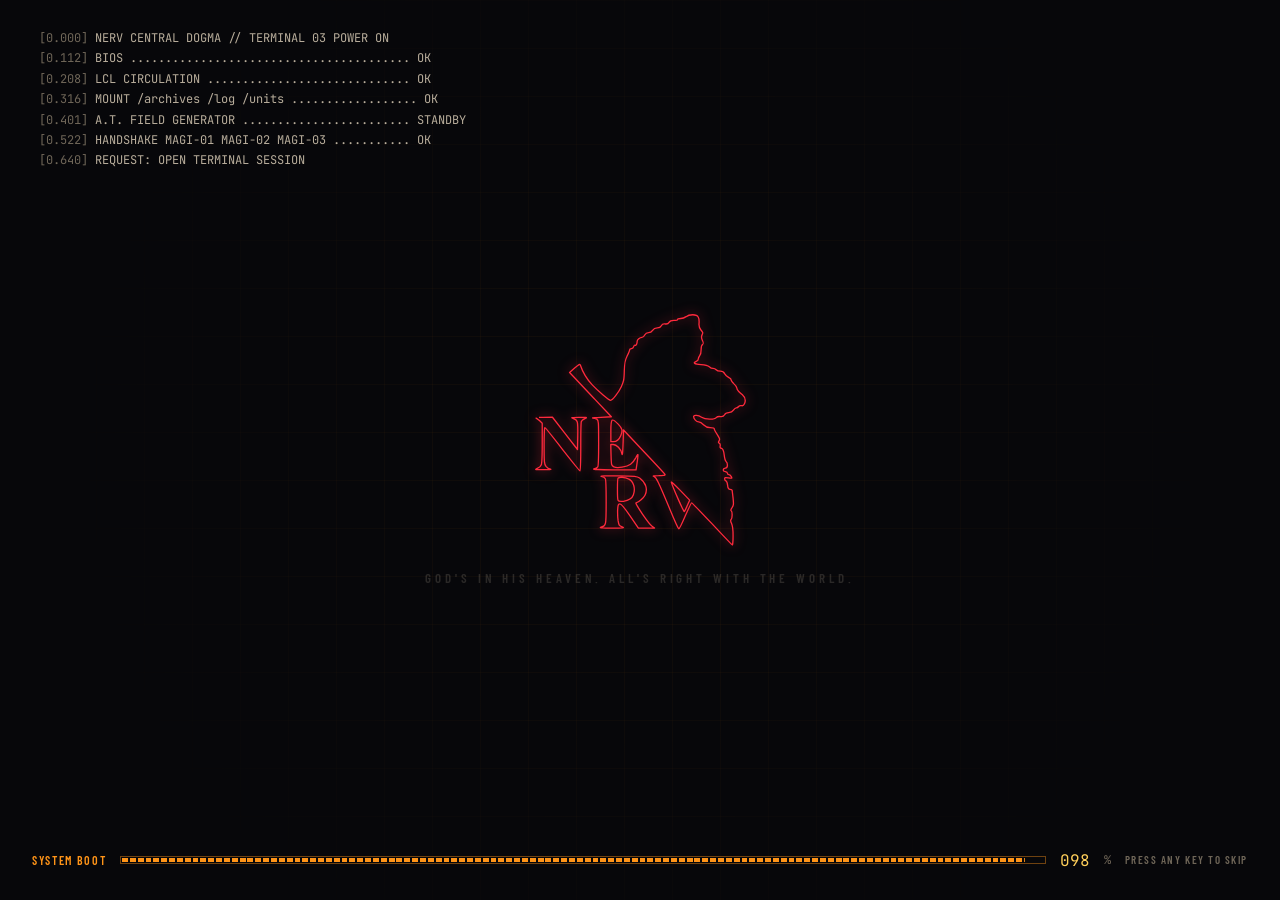
<file: units/index.html>
<!DOCTYPE html><html data-astro-transition-scope="astro-gyrtbwwo-1" lang="zh-CN" data-theme="magi" data-fx="full"> <head><meta charset="utf-8"><meta name="viewport" content="width=device-width, initial-scale=1, viewport-fit=cover"><script>
  (function () {
    var THEMES = ["magi", "unit01", "unit02", "angel"];
    var FX = ["full", "low", "off"];
    function state() {
      var t = null, f = null;
      try {
        t = localStorage.getItem("nerv:theme");
        f = localStorage.getItem("nerv:fx");
        if (sessionStorage.getItem("nerv:angel") === "1") t = "angel";
      } catch (e) {}
      if (THEMES.indexOf(t) < 0) t = "magi";
      if (FX.indexOf(f) < 0) {
        var reduce = matchMedia("(prefers-reduced-motion: reduce)").matches;
        var coarse = matchMedia("(pointer: coarse)").matches;
        f = reduce || coarse ? "low" : "full";
      }
      return { t: t, f: f };
    }
    function apply(doc) {
      var s = state();
      doc.documentElement.dataset.theme = s.t;
      doc.documentElement.dataset.fx = s.f;
    }
    apply(document);
    // boot sequence: hide the shell before first paint (once per session)
    try {
      if (document.documentElement.dataset.fx !== "off" && !sessionStorage.getItem("nerv:booted")) {
        document.documentElement.classList.add("booting");
        // safety net if the boot script never runs
        setTimeout(function () {
          if (!sessionStorage.getItem("nerv:booted")) document.documentElement.classList.remove("booting");
        }, 6000);
      }
    } catch (e) {}
    document.addEventListener("astro:before-swap", function (e) {
      apply(e.newDocument);
      // root attributes are replaced on swap: carry over runtime capability classes
      ["has-webgl", "has-crosshair"].forEach(function (c) {
        if (document.documentElement.classList.contains(c)) e.newDocument.documentElement.classList.add(c);
      });
    });
  })();
</script><title>机体档案 // NERV-BASE</title><meta name="description" content="NERV-BASE 机体档案：作品与项目一览。"><link rel="canonical" href="https://nerv-base.com/units/"><meta name="theme-color" content="#07070a"><meta name="color-scheme" content="dark"><meta name="generator" content="Astro v7.4.2"><link rel="icon" href="/favicon.svg" type="image/svg+xml"><link rel="apple-touch-icon" href="/apple-touch-icon.png"><link rel="alternate" type="application/rss+xml" title="NERV-BASE" href="/rss.xml"><link rel="sitemap" href="/sitemap-index.xml"><meta property="og:site_name" content="NERV-BASE"><meta property="og:title" content="机体档案"><meta property="og:description" content="NERV-BASE 机体档案：作品与项目一览。"><meta property="og:type" content="website"><meta property="og:url" content="https://nerv-base.com/units/"><meta property="og:image" content="https://nerv-base.com/og/default.png"><meta property="og:image:width" content="1200"><meta property="og:image:height" content="630"><meta property="og:locale" content="zh_CN"><meta name="twitter:card" content="summary_large_image"><meta name="twitter:image" content="https://nerv-base.com/og/default.png"><link rel="preload" href="/fonts/eva-ming.076a8bb2.woff2" as="font" type="font/woff2" crossorigin> <style>@font-face{font-family:"EvaMing";src:url("/fonts/eva-ming.076a8bb2.woff2") format("woff2");font-weight:100 900;font-style:normal;font-display:swap;}</style><script defer src="https://umami.nerv-base.com/script.js" data-website-id="9819e1de-2ad7-4efb-9c79-26a27632ddd4" data-domains="nerv-base.com"></script><meta name="astro-view-transitions-enabled" content="true"> <meta name="astro-view-transitions-fallback" content="animate"><script type="module" src="/_astro/ClientRouter.astro_astro_type_script_index_0_lang.Cl372-C-.js"></script><link rel="stylesheet" href="/_astro/Base.BoJgZ5zO.css"><link rel="stylesheet" href="/_astro/code999.D8M2jxet.css"><link rel="stylesheet" href="/_astro/waline.vwYoXT3E.css"><script type="module" src="/_astro/page.DPstRSKW.js"></script><style>[data-astro-transition-scope="astro-gyrtbwwo-1"] { view-transition-name: astro-gyrtbwwo-1; }@layer astro { ::view-transition-old(astro-gyrtbwwo-1) { animation: none; opacity: 0; mix-blend-mode: normal; }::view-transition-new(astro-gyrtbwwo-1) { animation: none; mix-blend-mode: normal; }::view-transition-group(astro-gyrtbwwo-1) { animation: none } }[data-astro-transition-fallback="old"] [data-astro-transition-scope="astro-gyrtbwwo-1"],
			[data-astro-transition-fallback="old"][data-astro-transition-scope="astro-gyrtbwwo-1"] { animation: none; mix-blend-mode: normal; }[data-astro-transition-fallback="new"] [data-astro-transition-scope="astro-gyrtbwwo-1"],
			[data-astro-transition-fallback="new"][data-astro-transition-scope="astro-gyrtbwwo-1"] { animation: none; mix-blend-mode: normal; }</style><style>[data-astro-transition-scope="astro-iywf7oe7-2"] { view-transition-name: stage; }@layer astro { ::view-transition-old(stage) { 
	animation-duration: 110ms;
	animation-timing-function: steps(2, end);
	animation-fill-mode: both;
	animation-name: nerv-sig-out; }::view-transition-new(stage) { 
	animation-duration: 460ms;
	animation-timing-function: cubic-bezier(0.16, 1, 0.3, 1);
	animation-fill-mode: both;
	animation-name: nerv-sig-in; }[data-astro-transition=back]::view-transition-old(stage) { 
	animation-duration: 110ms;
	animation-timing-function: steps(2, end);
	animation-fill-mode: both;
	animation-name: nerv-sig-out; }[data-astro-transition=back]::view-transition-new(stage) { 
	animation-duration: 460ms;
	animation-timing-function: cubic-bezier(0.16, 1, 0.3, 1);
	animation-fill-mode: both;
	animation-name: nerv-sig-in-back; } }[data-astro-transition-fallback="old"] [data-astro-transition-scope="astro-iywf7oe7-2"],
			[data-astro-transition-fallback="old"][data-astro-transition-scope="astro-iywf7oe7-2"] { 
	animation-duration: 110ms;
	animation-timing-function: steps(2, end);
	animation-fill-mode: both;
	animation-name: nerv-sig-out; }[data-astro-transition-fallback="new"] [data-astro-transition-scope="astro-iywf7oe7-2"],
			[data-astro-transition-fallback="new"][data-astro-transition-scope="astro-iywf7oe7-2"] { 
	animation-duration: 460ms;
	animation-timing-function: cubic-bezier(0.16, 1, 0.3, 1);
	animation-fill-mode: both;
	animation-name: nerv-sig-in; }[data-astro-transition=back][data-astro-transition-fallback="old"] [data-astro-transition-scope="astro-iywf7oe7-2"],
			[data-astro-transition=back][data-astro-transition-fallback="old"][data-astro-transition-scope="astro-iywf7oe7-2"] { 
	animation-duration: 110ms;
	animation-timing-function: steps(2, end);
	animation-fill-mode: both;
	animation-name: nerv-sig-out; }[data-astro-transition=back][data-astro-transition-fallback="new"] [data-astro-transition-scope="astro-iywf7oe7-2"],
			[data-astro-transition=back][data-astro-transition-fallback="new"][data-astro-transition-scope="astro-iywf7oe7-2"] { 
	animation-duration: 460ms;
	animation-timing-function: cubic-bezier(0.16, 1, 0.3, 1);
	animation-fill-mode: both;
	animation-name: nerv-sig-in-back; }</style></head> <body data-variant="default"> <a class="skip-link" href="#main">跳到正文 / SKIP</a> <canvas data-astro-transition-persist="hexfield" id="hexfield" class="hexfield" aria-hidden="true"></canvas> <div class="hex-fallback" aria-hidden="true"></div> <div data-astro-transition-persist="crt" class="crt" aria-hidden="true"><i class="crt-noise"></i></div> <div class="shell"> <header data-astro-transition-persist="statusbar" class="statusbar" data-astro-cid-nuzon3mj> <a class="sb-brand" href="/" aria-label="NERV-BASE 首页" data-lock data-astro-cid-nuzon3mj> <svg class="nerv-logo sb-logo" viewBox="52 12 234 254" role="img" aria-label="NERV" xmlns="http://www.w3.org/2000/svg" data-astro-cid-7beclvjf> <title>NERV</title> <g class="emblem" data-astro-cid-7beclvjf> <path d="M218.0 18.0C216.6 19.1 214.0 20.0 212.3 20.0C210.5 20.0 209.0 20.4 209.0 21.0C209.0 21.5 207.2 22.0 205.0 22.0C202.0 22.0 200.8 22.5 199.9 24.1C199.1 25.7 198.1 26.1 195.8 25.8C193.4 25.4 192.6 25.8 191.7 27.7C190.9 29.4 189.9 30.0 187.4 30.0C184.9 30.0 183.6 30.7 182.4 32.5C181.3 34.2 179.8 35.0 178.1 35.0C176.2 35.0 174.9 35.8 174.0 37.5C173.3 38.9 172.0 40.0 171.1 40.0C168.8 40.1 166.0 42.4 166.0 44.3C166.0 46.9 164.9 49.0 163.8 48.4C163.3 48.1 162.6 48.7 162.3 49.9C162.0 51.1 161.0 52.0 159.9 52.0C158.8 52.0 158.0 52.5 158.0 53.2C158.0 53.8 156.8 56.8 155.3 59.9C152.9 64.8 152.5 66.9 152.3 75.9C152.1 85.1 151.7 87.1 149.1 92.6C146.3 98.7 139.7 107.0 137.8 107.0C136.1 107.0 124.5 97.3 118.2 90.6C113.0 85.0 107.8 76.3 105.6 69.7C105.1 68.1 104.3 68.5 99.5 72.7L94.1 77.5L98.9 82.5C101.5 85.2 111.5 95.8 121.1 106.0L138.5 124.5L127.5 125.1C121.4 125.4 117.5 125.7 118.8 125.8C120.1 125.9 122.0 126.5 123.1 127.0C124.9 128.0 125.0 129.4 125.0 152.3C125.0 165.6 124.6 177.1 124.1 177.8C123.6 178.6 121.7 179.6 119.9 180.0C117.9 180.5 126.2 180.8 140.6 180.9L164.8 181.0L165.9 173.5C167.4 163.2 167.3 162.8 164.5 168.2C163.1 170.7 160.7 173.8 159.0 175.0C154.9 177.9 144.8 179.5 141.2 177.8C138.5 176.5 138.5 176.3 138.2 165.2L137.9 154.0L140.5 154.0C144.1 154.0 148.7 158.8 149.7 163.6C150.3 166.6 150.6 164.1 151.0 153.0L151.5 138.6L173.5 161.9C185.6 174.7 195.7 185.6 195.8 186.1C196.0 186.6 192.9 187.0 188.8 187.1C183.3 187.1 182.1 187.4 183.8 188.0C186.4 189.1 188.3 193.0 201.1 223.7C205.7 234.9 209.9 243.9 210.3 243.7C210.8 243.6 213.9 237.3 217.2 229.7C220.6 222.2 223.6 216.0 223.9 216.0C224.3 216.0 234.0 226.0 245.5 238.2C257.0 250.5 266.7 260.6 267.2 260.8C267.6 261.0 268.0 256.7 268.0 251.2C268.0 244.1 267.5 240.4 266.4 238.1C265.2 235.7 265.1 234.5 265.9 233.7C267.3 232.3 267.4 225.3 266.0 224.5C265.4 224.1 265.7 222.8 266.9 221.2C268.6 218.8 268.7 217.6 268.0 211.0C267.5 206.9 267.1 203.2 267.0 202.8C267.0 202.4 266.0 202.0 264.8 201.8C262.9 201.6 262.4 200.8 262.2 197.5C262.0 195.3 261.2 193.1 260.4 192.7C259.6 192.3 259.0 191.2 259.0 190.4C259.0 189.1 259.8 189.0 263.1 189.5C267.0 190.2 267.1 190.1 266.1 188.1C265.4 186.9 264.3 186.0 263.5 186.0C262.7 186.0 262.0 185.4 262.0 184.6C262.0 183.8 261.0 183.0 259.8 182.8C258.5 182.6 257.5 181.8 257.5 181.0C257.5 180.2 258.5 179.4 259.8 179.2C261.5 178.9 262.0 178.2 262.0 176.1C262.0 174.5 261.4 172.7 260.6 172.1C259.8 171.4 258.9 168.2 258.5 164.8C257.9 160.0 257.4 158.7 255.8 158.2C254.4 157.9 253.9 157.1 254.3 155.4C254.5 154.0 254.1 152.9 253.3 152.6C252.2 152.2 252.2 151.7 253.1 150.1C254.2 148.5 253.8 147.5 251.2 143.4C249.4 140.8 248.0 138.1 248.0 137.3C248.0 136.4 246.6 136.0 243.7 136.0C240.2 136.0 238.8 135.4 236.5 133.0C234.9 131.3 232.6 130.0 231.4 130.0C229.1 130.0 226.0 126.7 226.0 124.3C226.0 122.3 231.1 122.8 234.5 125.0C238.4 127.6 248.1 127.8 250.1 125.4C251.0 124.3 252.4 124.0 254.6 124.3C257.2 124.7 257.9 124.4 258.9 122.4C259.7 120.5 260.7 120.0 263.4 120.0C265.9 120.0 267.2 119.4 268.4 117.5C269.3 116.1 270.7 115.0 271.4 115.0C272.1 115.0 273.3 114.4 273.9 113.6C274.6 112.8 275.9 112.4 277.0 112.7C278.4 113.1 279.3 112.5 280.1 110.7C281.6 107.5 280.6 103.5 277.7 100.9C276.5 99.8 274.7 98.2 273.8 97.3C272.8 96.4 272.0 94.9 272.0 94.0C272.0 93.1 270.7 91.1 269.0 89.5C267.4 87.9 266.0 86.0 266.0 85.3C266.0 84.6 264.7 83.4 263.2 82.6C261.7 81.8 259.8 80.0 259.0 78.6C258.0 76.6 256.9 76.0 254.5 76.0C252.7 76.0 250.7 75.3 250.0 74.5C249.3 73.7 247.8 73.0 246.7 73.0C245.6 73.0 243.8 72.2 242.7 71.2C241.4 70.1 238.5 69.3 233.9 69.0C226.7 68.5 224.9 67.2 228.8 65.5C230.0 65.0 231.0 63.8 231.0 63.0C231.0 62.1 231.7 60.5 232.5 59.4C233.3 58.4 234.0 55.5 234.0 53.1C234.0 50.5 234.6 48.3 235.5 47.6C236.8 46.6 236.7 46.1 235.3 43.2C234.0 40.4 233.9 39.5 235.0 37.4C236.2 35.2 236.1 34.7 233.8 32.2C231.7 29.9 231.4 28.8 231.8 25.1C232.0 22.6 231.7 19.8 230.9 18.4C229.9 16.4 228.9 16.0 225.1 16.0C222.1 16.0 219.6 16.7 218.0 18.0ZM145.8 132.3C150.4 137.0 150.8 139.1 148.5 144.7C146.6 149.1 144.4 150.9 140.8 151.0L138.0 151.0L138.0 139.5C138.0 126.0 138.8 125.2 145.8 132.3ZM219.3 218.8C218.0 222.0 216.5 224.8 216.1 225.3C215.5 225.9 204.0 199.9 202.3 194.0C202.1 193.2 206.3 197.2 211.8 202.8L221.8 213.2L219.3 218.8Z" data-astro-cid-7beclvjf></path><path d="M58.0 125.7C58.8 126.0 60.7 127.4 62.3 128.8L65.0 131.4L65.0 152.1C65.0 163.5 64.6 174.0 64.0 175.5C63.5 176.9 61.6 178.7 59.8 179.5C56.7 180.8 57.1 180.9 66.5 180.8C72.0 180.8 75.3 180.5 73.8 180.3C72.3 180.1 70.1 178.7 69.0 177.3C67.2 174.9 67.0 173.3 67.0 155.4C67.0 144.7 67.3 136.0 67.8 136.1C68.2 136.1 76.6 146.4 86.5 159.1C96.4 171.7 104.8 182.0 105.3 182.0C105.7 182.0 106.0 170.6 106.0 156.6C106.0 142.6 106.3 130.4 106.6 129.5C107.0 128.5 108.7 127.2 110.4 126.4C113.3 125.2 112.8 125.1 104.0 125.1C96.6 125.2 95.2 125.4 97.6 126.1C102.8 127.6 103.1 128.5 102.8 144.6L102.5 159.3L89.2 142.2L75.9 125.0L66.2 125.1C60.9 125.1 57.2 125.4 58.0 125.7Z" data-astro-cid-7beclvjf></path><path d="M127.9 188.0C129.7 188.4 131.6 189.4 132.1 190.2C132.6 190.9 133.0 202.1 133.0 215.1C133.0 240.7 133.1 240.2 127.3 242.0C125.5 242.5 129.5 242.8 139.0 242.9C151.5 242.9 153.0 242.7 150.0 241.7C146.8 240.6 146.5 240.1 145.7 235.0C145.3 232.0 145.1 226.8 145.2 223.5C145.5 218.4 145.8 217.5 147.5 217.2C149.1 217.0 151.5 219.8 158.4 230.0L167.3 243.0L175.9 243.0L184.5 242.9L181.8 240.9C178.2 238.2 163.4 216.7 164.8 216.2C168.0 215.2 172.7 211.1 174.3 208.0C177.5 201.7 175.3 194.6 168.6 189.6C166.1 187.7 164.3 187.5 145.2 187.3C132.4 187.2 125.8 187.4 127.9 188.0ZM156.6 190.5C162.1 192.8 164.5 200.5 161.9 207.8C160.5 211.8 157.7 213.5 151.4 214.4C147.2 214.9 146.1 214.7 145.6 213.4C144.8 211.3 144.8 190.5 145.7 189.7C146.8 188.5 152.9 188.9 156.6 190.5Z" data-astro-cid-7beclvjf></path> </g>  </svg> <span class="sb-name hud" data-astro-cid-nuzon3mj>NERV-BASE</span> </a> <div class="sb-path mono" aria-label="当前位置" data-astro-cid-nuzon3mj> <span class="dim" data-astro-cid-nuzon3mj>MAGI://</span><span class="sb-path-text" data-decode="420" data-astro-cid-nuzon3mj>UNITS</span><span class="blink" data-astro-cid-nuzon3mj>_</span> </div> <dl class="sb-gauges" aria-label="系统状态" data-astro-cid-nuzon3mj> <div class="sb-g" data-astro-cid-nuzon3mj> <dt data-astro-cid-nuzon3mj>SYNC</dt> <dd class="mono" data-hud="sync" data-astro-cid-nuzon3mj>41.3%</dd> </div> <div class="sb-g" data-astro-cid-nuzon3mj> <dt data-astro-cid-nuzon3mj>ACTIVE</dt> <dd class="mono" data-hud="online" data-astro-cid-nuzon3mj>--</dd> </div> <div class="sb-g sb-alert" data-astro-cid-nuzon3mj> <dt data-astro-cid-nuzon3mj>ALERT</dt> <dd class="mono" data-hud="alert" data-astro-cid-nuzon3mj>GREEN</dd> </div> <div class="sb-g sb-clock" data-astro-cid-nuzon3mj> <dt data-astro-cid-nuzon3mj>UTC+8</dt> <dd class="mono" data-hud="clock" data-astro-cid-nuzon3mj>--:--:--</dd> </div> </dl> <div class="sb-ctrl" data-astro-cid-nuzon3mj> <button class="sb-btn hud" type="button" data-action="fx" aria-label="切换特效强度" title="特效强度 FULL / LOW / OFF" data-astro-cid-nuzon3mj>
FX:<b data-hud="fx" data-astro-cid-nuzon3mj>FULL</b> </button> <div class="sb-themes" role="radiogroup" aria-label="配色" data-astro-cid-nuzon3mj> <button class="sb-theme" type="button" role="radio" data-theme-btn="magi" aria-label="MAGI 琥珀 / 警报红" title="MAGI — 琥珀 / 警报红" data-astro-cid-nuzon3mj> <i data-astro-cid-nuzon3mj></i> </button><button class="sb-theme" type="button" role="radio" data-theme-btn="unit01" aria-label="UNIT-01 初号机 紫 / 荧光绿" title="UNIT-01 — 初号机 紫 / 荧光绿" data-astro-cid-nuzon3mj> <i data-astro-cid-nuzon3mj></i> </button><button class="sb-theme" type="button" role="radio" data-theme-btn="unit02" aria-label="UNIT-02 二号机 红 / 橙" title="UNIT-02 — 二号机 红 / 橙" data-astro-cid-nuzon3mj> <i data-astro-cid-nuzon3mj></i> </button> </div> <button class="sb-btn hud" type="button" data-action="console" aria-label="打开命令控制台" title="控制台 ( ` / Ctrl+K )" data-astro-cid-nuzon3mj> <span aria-hidden="true" data-astro-cid-nuzon3mj>&gt;_</span><kbd data-astro-cid-nuzon3mj>`</kbd> </button> </div> </header> <nav class="rail" aria-label="主导航" data-astro-cid-zh2wcfwb> <div class="rail-head hud" data-astro-cid-zh2wcfwb> <span data-astro-cid-zh2wcfwb>SECTOR</span><span class="dim" data-astro-cid-zh2wcfwb>// GEOFRONT</span> </div> <ul class="rail-list" data-astro-cid-zh2wcfwb> <li data-astro-cid-zh2wcfwb> <a class="rail-item" href="/" data-astro-cid-zh2wcfwb> <span class="ri-code mono" data-astro-cid-zh2wcfwb>00</span> <span class="ri-text" data-astro-cid-zh2wcfwb> <span class="ri-label" data-astro-cid-zh2wcfwb>中央作战室</span> <span class="ri-en hud" data-decode-hover data-astro-cid-zh2wcfwb>CENTRAL DOGMA</span> </span> <span class="ri-mark" aria-hidden="true" data-astro-cid-zh2wcfwb></span> </a> </li><li data-astro-cid-zh2wcfwb> <a class="rail-item" href="/archives/" data-astro-cid-zh2wcfwb> <span class="ri-code mono" data-astro-cid-zh2wcfwb>01</span> <span class="ri-text" data-astro-cid-zh2wcfwb> <span class="ri-label" data-astro-cid-zh2wcfwb>机密档案</span> <span class="ri-en hud" data-decode-hover data-astro-cid-zh2wcfwb>ARCHIVES</span> </span> <span class="ri-mark" aria-hidden="true" data-astro-cid-zh2wcfwb></span> </a> </li><li data-astro-cid-zh2wcfwb> <a class="rail-item" href="/log/" data-astro-cid-zh2wcfwb> <span class="ri-code mono" data-astro-cid-zh2wcfwb>02</span> <span class="ri-text" data-astro-cid-zh2wcfwb> <span class="ri-label" data-astro-cid-zh2wcfwb>工作日志</span> <span class="ri-en hud" data-decode-hover data-astro-cid-zh2wcfwb>LOG</span> </span> <span class="ri-mark" aria-hidden="true" data-astro-cid-zh2wcfwb></span> </a> </li><li data-astro-cid-zh2wcfwb> <a class="rail-item active" href="/units/" aria-current="page" data-astro-cid-zh2wcfwb> <span class="ri-code mono" data-astro-cid-zh2wcfwb>03</span> <span class="ri-text" data-astro-cid-zh2wcfwb> <span class="ri-label" data-astro-cid-zh2wcfwb>机体档案</span> <span class="ri-en hud" data-decode-hover data-astro-cid-zh2wcfwb>UNITS</span> </span> <span class="ri-mark" aria-hidden="true" data-astro-cid-zh2wcfwb></span> </a> </li><li data-astro-cid-zh2wcfwb> <a class="rail-item" href="/pilot/" data-astro-cid-zh2wcfwb> <span class="ri-code mono" data-astro-cid-zh2wcfwb>04</span> <span class="ri-text" data-astro-cid-zh2wcfwb> <span class="ri-label" data-astro-cid-zh2wcfwb>驾驶员</span> <span class="ri-en hud" data-decode-hover data-astro-cid-zh2wcfwb>PILOT</span> </span> <span class="ri-mark" aria-hidden="true" data-astro-cid-zh2wcfwb></span> </a> </li><li data-astro-cid-zh2wcfwb> <a class="rail-item" href="/branches/" data-astro-cid-zh2wcfwb> <span class="ri-code mono" data-astro-cid-zh2wcfwb>05</span> <span class="ri-text" data-astro-cid-zh2wcfwb> <span class="ri-label" data-astro-cid-zh2wcfwb>各国支部</span> <span class="ri-en hud" data-decode-hover data-astro-cid-zh2wcfwb>BRANCHES</span> </span> <span class="ri-mark" aria-hidden="true" data-astro-cid-zh2wcfwb></span> </a> </li> </ul> <div class="rail-foot" data-astro-cid-zh2wcfwb> <div class="stripes" aria-hidden="true" data-astro-cid-zh2wcfwb></div> <dl class="rail-stats" data-astro-cid-zh2wcfwb> <div data-astro-cid-zh2wcfwb><dt class="hud" data-astro-cid-zh2wcfwb>UPTIME</dt><dd class="mono" data-hud="uptime" data-since="2026-10-23T17:37:57+08:00" data-astro-cid-zh2wcfwb>--</dd></div> <div data-astro-cid-zh2wcfwb><dt class="hud" data-astro-cid-zh2wcfwb>TODAY</dt><dd class="mono" data-hud="today" data-astro-cid-zh2wcfwb>--</dd></div> <div data-astro-cid-zh2wcfwb><dt class="hud" data-astro-cid-zh2wcfwb>TOTAL</dt><dd class="mono" data-hud="total" data-astro-cid-zh2wcfwb>--</dd></div> </dl> <div class="rail-links hud" data-astro-cid-zh2wcfwb> <a href="/rss.xml" data-astro-reload data-astro-cid-zh2wcfwb>RSS</a> <a href="https://github.com/zzstar101" target="_blank" rel="noopener" data-astro-cid-zh2wcfwb>GITHUB</a> <a href="/search/" data-astro-cid-zh2wcfwb>SEARCH</a> </div> <p class="rail-motto jp" data-astro-cid-zh2wcfwb>人類補完計画</p> </div> </nav> <div data-astro-transition-scope="astro-iywf7oe7-2" class="stage"> <main id="main" class="main" data-path="UNITS" tabindex="-1">  <header class="sec-head panel"> <div class="sh-top"> <span class="label">SECTOR 03 // EVANGELION UNITS</span> <span class="chip info">UNITS 01</span> </div> <h1 class="eva-title" data-decode="700">机体档案</h1> <p class="sh-desc">作品与项目。每台机体附带规格表与开发记录。</p>  <span class="sh-jp jp" aria-hidden="true">汎用人型決戦兵器</span> <span class="sh-big" aria-hidden="true">03</span> <div class="stripes" aria-hidden="true"></div> </header> <div class="unit-grid"> <a class="unit-card panel" href="/units/nerv-base/"> <div class="unit-top"> <span class="unit-des">PROD-00</span> <span class="chip status-active">ACTIVE · 稼働中</span> </div> <h2>NERV-BASE</h2> <p>本站。Astro 静态站 + 自建 Umami / Waline，NERV 终端风格界面与 WebGL A.T. 力场。</p> <div class="unit-stack"> <span>Astro</span><span>TypeScript</span><span>WebGL2</span><span>GSAP</span><span>Bun</span><span>Caddy</span> </div> </a> </div> </main>  </div> </div> <div data-astro-transition-persist="ticker" class="ticker" aria-hidden="true" data-astro-cid-dja5l63r> <span class="tk-tag hud" data-astro-cid-dja5l63r>MAGI//FEED</span> <div class="tk-track" data-astro-cid-dja5l63r> <div class="tk-run" data-astro-cid-dja5l63r> <span class="tk-seq" data-astro-cid-dja5l63r> <span class="tk-item" data-astro-cid-dja5l63r> <i data-astro-cid-dja5l63r>◆</i> MAGI SYSTEM NOMINAL </span><span class="tk-item" data-astro-cid-dja5l63r> <i data-astro-cid-dja5l63r>◆</i> MELCHIOR-1 · BALTHASAR-2 · CASPER-3 :: 3/3 ONLINE </span><span class="tk-item" data-astro-cid-dja5l63r> <i data-astro-cid-dja5l63r>◆</i> TERMINAL DOGMA ACCESS RESTRICTED </span><span class="tk-item" data-astro-cid-dja5l63r> <i data-astro-cid-dja5l63r>◆</i> 第3新東京市 迎撃システム 稼働中 </span><span class="tk-item" data-astro-cid-dja5l63r> <i data-astro-cid-dja5l63r>◆</i> PATTERN BLUE NOT DETECTED </span><span class="tk-item" data-astro-cid-dja5l63r> <i data-astro-cid-dja5l63r>◆</i> LCL PURITY 99.89% </span><span class="tk-item" data-astro-cid-dja5l63r> <i data-astro-cid-dja5l63r>◆</i> PRESS [`] TO OPEN CONSOLE </span><span class="tk-item" data-astro-cid-dja5l63r> <i data-astro-cid-dja5l63r>◆</i> ALL&#39;S RIGHT WITH THE WORLD </span> <span class="tk-item tk-live" data-astro-cid-dja5l63r> <i data-astro-cid-dja5l63r>◆</i>
LAST SYNC <b data-hud="ts" data-astro-cid-dja5l63r>--:--</b> </span> </span><span class="tk-seq" data-astro-cid-dja5l63r> <span class="tk-item" data-astro-cid-dja5l63r> <i data-astro-cid-dja5l63r>◆</i> MAGI SYSTEM NOMINAL </span><span class="tk-item" data-astro-cid-dja5l63r> <i data-astro-cid-dja5l63r>◆</i> MELCHIOR-1 · BALTHASAR-2 · CASPER-3 :: 3/3 ONLINE </span><span class="tk-item" data-astro-cid-dja5l63r> <i data-astro-cid-dja5l63r>◆</i> TERMINAL DOGMA ACCESS RESTRICTED </span><span class="tk-item" data-astro-cid-dja5l63r> <i data-astro-cid-dja5l63r>◆</i> 第3新東京市 迎撃システム 稼働中 </span><span class="tk-item" data-astro-cid-dja5l63r> <i data-astro-cid-dja5l63r>◆</i> PATTERN BLUE NOT DETECTED </span><span class="tk-item" data-astro-cid-dja5l63r> <i data-astro-cid-dja5l63r>◆</i> LCL PURITY 99.89% </span><span class="tk-item" data-astro-cid-dja5l63r> <i data-astro-cid-dja5l63r>◆</i> PRESS [`] TO OPEN CONSOLE </span><span class="tk-item" data-astro-cid-dja5l63r> <i data-astro-cid-dja5l63r>◆</i> ALL&#39;S RIGHT WITH THE WORLD </span> <span class="tk-item tk-live" data-astro-cid-dja5l63r> <i data-astro-cid-dja5l63r>◆</i>
LAST SYNC <b data-hud="ts" data-astro-cid-dja5l63r>--:--</b> </span> </span> </div> </div> <span class="tk-tag tk-ver mono" data-astro-cid-dja5l63r>v3.0.1</span> </div> <div data-astro-transition-persist="glitch-overlay" class="glitch-overlay" id="glitch-overlay" aria-hidden="true"> <div class="bars"><i></i><i></i><i></i><i></i><i></i><i></i><i></i><i></i><i></i></div> <span class="tag">SIGNAL INTERRUPT</span> </div> <div data-astro-transition-persist="console" class="con" id="console" hidden data-astro-cid-s2q7kea5> <div class="con-backdrop" data-con-close data-astro-cid-s2q7kea5></div> <div class="con-win panel" role="dialog" aria-modal="true" aria-labelledby="con-title" data-astro-cid-s2q7kea5> <div class="panel-head con-head" data-astro-cid-s2q7kea5> <span class="label" id="con-title" data-astro-cid-s2q7kea5>MAGI // COMMAND CONSOLE</span> <span class="hud dim con-hint" data-astro-cid-s2q7kea5>ESC 关闭 · ↑↓ 选择 · ENTER 执行 · 输入 help</span> <button class="con-x hud" type="button" data-con-close aria-label="关闭控制台" data-astro-cid-s2q7kea5>×</button> </div> <div class="con-body" data-astro-cid-s2q7kea5> <ol class="con-log mono" aria-live="polite" data-astro-cid-s2q7kea5></ol> <ul class="con-results" role="listbox" aria-label="搜索结果" data-astro-cid-s2q7kea5></ul> </div> <form class="con-form mono" autocomplete="off" data-astro-cid-s2q7kea5> <label for="con-input" class="con-prompt" data-astro-cid-s2q7kea5>MAGI@nerv-base:~$</label> <input id="con-input" class="con-input" type="text" spellcheck="false" autocapitalize="off" placeholder="搜索档案，或输入命令 (help)" aria-controls="con-results" data-astro-cid-s2q7kea5> </form> </div> </div> <div data-astro-transition-persist="crosshair" class="xh" id="crosshair" aria-hidden="true" data-astro-cid-77f7aqh2> <div class="xh-ring" data-astro-cid-77f7aqh2><i data-astro-cid-77f7aqh2></i><i data-astro-cid-77f7aqh2></i><i data-astro-cid-77f7aqh2></i><i data-astro-cid-77f7aqh2></i></div> <div class="xh-dot" data-astro-cid-77f7aqh2></div> <div class="xh-coord mono" data-astro-cid-77f7aqh2></div> </div> <div class="boot" id="boot" hidden aria-hidden="true" data-astro-cid-amujrzzi> <div class="boot-grid" data-astro-cid-amujrzzi></div> <div class="boot-term mono" data-astro-cid-amujrzzi> <p class="boot-line" data-astro-cid-amujrzzi> <span class="dim" data-astro-cid-amujrzzi>[0.000]</span> NERV CENTRAL DOGMA // TERMINAL 03 POWER ON </p><p class="boot-line" data-astro-cid-amujrzzi> <span class="dim" data-astro-cid-amujrzzi>[0.112]</span> BIOS ........................................ OK </p><p class="boot-line" data-astro-cid-amujrzzi> <span class="dim" data-astro-cid-amujrzzi>[0.208]</span> LCL CIRCULATION ............................. OK </p><p class="boot-line" data-astro-cid-amujrzzi> <span class="dim" data-astro-cid-amujrzzi>[0.316]</span> MOUNT /archives /log /units .................. OK </p><p class="boot-line" data-astro-cid-amujrzzi> <span class="dim" data-astro-cid-amujrzzi>[0.401]</span> A.T. FIELD GENERATOR ........................ STANDBY </p><p class="boot-line" data-astro-cid-amujrzzi> <span class="dim" data-astro-cid-amujrzzi>[0.522]</span> HANDSHAKE MAGI-01 MAGI-02 MAGI-03 ........... OK </p><p class="boot-line" data-astro-cid-amujrzzi> <span class="dim" data-astro-cid-amujrzzi>[0.640]</span> REQUEST: OPEN TERMINAL SESSION </p> </div> <div class="boot-center" data-astro-cid-amujrzzi> <div class="boot-magi" data-astro-cid-amujrzzi> <div class="boot-magi-unit" data-astro-cid-amujrzzi> <span class="hud bm-name" data-astro-cid-amujrzzi> MELCHIOR·1 </span> <span class="boot-verdict jp" data-astro-cid-amujrzzi>可決</span> </div><div class="boot-magi-unit" data-astro-cid-amujrzzi> <span class="hud bm-name" data-astro-cid-amujrzzi> BALTHASAR·2 </span> <span class="boot-verdict jp" data-astro-cid-amujrzzi>可決</span> </div><div class="boot-magi-unit" data-astro-cid-amujrzzi> <span class="hud bm-name" data-astro-cid-amujrzzi> CASPER·3 </span> <span class="boot-verdict jp" data-astro-cid-amujrzzi>可決</span> </div> </div> <svg class="boot-logo" viewBox="52 12 234 254" xmlns="http://www.w3.org/2000/svg" aria-hidden="true" data-astro-cid-amujrzzi> <path d="M218.0 18.0C216.6 19.1 214.0 20.0 212.3 20.0C210.5 20.0 209.0 20.4 209.0 21.0C209.0 21.5 207.2 22.0 205.0 22.0C202.0 22.0 200.8 22.5 199.9 24.1C199.1 25.7 198.1 26.1 195.8 25.8C193.4 25.4 192.6 25.8 191.7 27.7C190.9 29.4 189.9 30.0 187.4 30.0C184.9 30.0 183.6 30.7 182.4 32.5C181.3 34.2 179.8 35.0 178.1 35.0C176.2 35.0 174.9 35.8 174.0 37.5C173.3 38.9 172.0 40.0 171.1 40.0C168.8 40.1 166.0 42.4 166.0 44.3C166.0 46.9 164.9 49.0 163.8 48.4C163.3 48.1 162.6 48.7 162.3 49.9C162.0 51.1 161.0 52.0 159.9 52.0C158.8 52.0 158.0 52.5 158.0 53.2C158.0 53.8 156.8 56.8 155.3 59.9C152.9 64.8 152.5 66.9 152.3 75.9C152.1 85.1 151.7 87.1 149.1 92.6C146.3 98.7 139.7 107.0 137.8 107.0C136.1 107.0 124.5 97.3 118.2 90.6C113.0 85.0 107.8 76.3 105.6 69.7C105.1 68.1 104.3 68.5 99.5 72.7L94.1 77.5L98.9 82.5C101.5 85.2 111.5 95.8 121.1 106.0L138.5 124.5L127.5 125.1C121.4 125.4 117.5 125.7 118.8 125.8C120.1 125.9 122.0 126.5 123.1 127.0C124.9 128.0 125.0 129.4 125.0 152.3C125.0 165.6 124.6 177.1 124.1 177.8C123.6 178.6 121.7 179.6 119.9 180.0C117.9 180.5 126.2 180.8 140.6 180.9L164.8 181.0L165.9 173.5C167.4 163.2 167.3 162.8 164.5 168.2C163.1 170.7 160.7 173.8 159.0 175.0C154.9 177.9 144.8 179.5 141.2 177.8C138.5 176.5 138.5 176.3 138.2 165.2L137.9 154.0L140.5 154.0C144.1 154.0 148.7 158.8 149.7 163.6C150.3 166.6 150.6 164.1 151.0 153.0L151.5 138.6L173.5 161.9C185.6 174.7 195.7 185.6 195.8 186.1C196.0 186.6 192.9 187.0 188.8 187.1C183.3 187.1 182.1 187.4 183.8 188.0C186.4 189.1 188.3 193.0 201.1 223.7C205.7 234.9 209.9 243.9 210.3 243.7C210.8 243.6 213.9 237.3 217.2 229.7C220.6 222.2 223.6 216.0 223.9 216.0C224.3 216.0 234.0 226.0 245.5 238.2C257.0 250.5 266.7 260.6 267.2 260.8C267.6 261.0 268.0 256.7 268.0 251.2C268.0 244.1 267.5 240.4 266.4 238.1C265.2 235.7 265.1 234.5 265.9 233.7C267.3 232.3 267.4 225.3 266.0 224.5C265.4 224.1 265.7 222.8 266.9 221.2C268.6 218.8 268.7 217.6 268.0 211.0C267.5 206.9 267.1 203.2 267.0 202.8C267.0 202.4 266.0 202.0 264.8 201.8C262.9 201.6 262.4 200.8 262.2 197.5C262.0 195.3 261.2 193.1 260.4 192.7C259.6 192.3 259.0 191.2 259.0 190.4C259.0 189.1 259.8 189.0 263.1 189.5C267.0 190.2 267.1 190.1 266.1 188.1C265.4 186.9 264.3 186.0 263.5 186.0C262.7 186.0 262.0 185.4 262.0 184.6C262.0 183.8 261.0 183.0 259.8 182.8C258.5 182.6 257.5 181.8 257.5 181.0C257.5 180.2 258.5 179.4 259.8 179.2C261.5 178.9 262.0 178.2 262.0 176.1C262.0 174.5 261.4 172.7 260.6 172.1C259.8 171.4 258.9 168.2 258.5 164.8C257.9 160.0 257.4 158.7 255.8 158.2C254.4 157.9 253.9 157.1 254.3 155.4C254.5 154.0 254.1 152.9 253.3 152.6C252.2 152.2 252.2 151.7 253.1 150.1C254.2 148.5 253.8 147.5 251.2 143.4C249.4 140.8 248.0 138.1 248.0 137.3C248.0 136.4 246.6 136.0 243.7 136.0C240.2 136.0 238.8 135.4 236.5 133.0C234.9 131.3 232.6 130.0 231.4 130.0C229.1 130.0 226.0 126.7 226.0 124.3C226.0 122.3 231.1 122.8 234.5 125.0C238.4 127.6 248.1 127.8 250.1 125.4C251.0 124.3 252.4 124.0 254.6 124.3C257.2 124.7 257.9 124.4 258.9 122.4C259.7 120.5 260.7 120.0 263.4 120.0C265.9 120.0 267.2 119.4 268.4 117.5C269.3 116.1 270.7 115.0 271.4 115.0C272.1 115.0 273.3 114.4 273.9 113.6C274.6 112.8 275.9 112.4 277.0 112.7C278.4 113.1 279.3 112.5 280.1 110.7C281.6 107.5 280.6 103.5 277.7 100.9C276.5 99.8 274.7 98.2 273.8 97.3C272.8 96.4 272.0 94.9 272.0 94.0C272.0 93.1 270.7 91.1 269.0 89.5C267.4 87.9 266.0 86.0 266.0 85.3C266.0 84.6 264.7 83.4 263.2 82.6C261.7 81.8 259.8 80.0 259.0 78.6C258.0 76.6 256.9 76.0 254.5 76.0C252.7 76.0 250.7 75.3 250.0 74.5C249.3 73.7 247.8 73.0 246.7 73.0C245.6 73.0 243.8 72.2 242.7 71.2C241.4 70.1 238.5 69.3 233.9 69.0C226.7 68.5 224.9 67.2 228.8 65.5C230.0 65.0 231.0 63.8 231.0 63.0C231.0 62.1 231.7 60.5 232.5 59.4C233.3 58.4 234.0 55.5 234.0 53.1C234.0 50.5 234.6 48.3 235.5 47.6C236.8 46.6 236.7 46.1 235.3 43.2C234.0 40.4 233.9 39.5 235.0 37.4C236.2 35.2 236.1 34.7 233.8 32.2C231.7 29.9 231.4 28.8 231.8 25.1C232.0 22.6 231.7 19.8 230.9 18.4C229.9 16.4 228.9 16.0 225.1 16.0C222.1 16.0 219.6 16.7 218.0 18.0ZM145.8 132.3C150.4 137.0 150.8 139.1 148.5 144.7C146.6 149.1 144.4 150.9 140.8 151.0L138.0 151.0L138.0 139.5C138.0 126.0 138.8 125.2 145.8 132.3ZM219.3 218.8C218.0 222.0 216.5 224.8 216.1 225.3C215.5 225.9 204.0 199.9 202.3 194.0C202.1 193.2 206.3 197.2 211.8 202.8L221.8 213.2L219.3 218.8Z" data-astro-cid-amujrzzi></path><path d="M58.0 125.7C58.8 126.0 60.7 127.4 62.3 128.8L65.0 131.4L65.0 152.1C65.0 163.5 64.6 174.0 64.0 175.5C63.5 176.9 61.6 178.7 59.8 179.5C56.7 180.8 57.1 180.9 66.5 180.8C72.0 180.8 75.3 180.5 73.8 180.3C72.3 180.1 70.1 178.7 69.0 177.3C67.2 174.9 67.0 173.3 67.0 155.4C67.0 144.7 67.3 136.0 67.8 136.1C68.2 136.1 76.6 146.4 86.5 159.1C96.4 171.7 104.8 182.0 105.3 182.0C105.7 182.0 106.0 170.6 106.0 156.6C106.0 142.6 106.3 130.4 106.6 129.5C107.0 128.5 108.7 127.2 110.4 126.4C113.3 125.2 112.8 125.1 104.0 125.1C96.6 125.2 95.2 125.4 97.6 126.1C102.8 127.6 103.1 128.5 102.8 144.6L102.5 159.3L89.2 142.2L75.9 125.0L66.2 125.1C60.9 125.1 57.2 125.4 58.0 125.7Z" data-astro-cid-amujrzzi></path><path d="M127.9 188.0C129.7 188.4 131.6 189.4 132.1 190.2C132.6 190.9 133.0 202.1 133.0 215.1C133.0 240.7 133.1 240.2 127.3 242.0C125.5 242.5 129.5 242.8 139.0 242.9C151.5 242.9 153.0 242.7 150.0 241.7C146.8 240.6 146.5 240.1 145.7 235.0C145.3 232.0 145.1 226.8 145.2 223.5C145.5 218.4 145.8 217.5 147.5 217.2C149.1 217.0 151.5 219.8 158.4 230.0L167.3 243.0L175.9 243.0L184.5 242.9L181.8 240.9C178.2 238.2 163.4 216.7 164.8 216.2C168.0 215.2 172.7 211.1 174.3 208.0C177.5 201.7 175.3 194.6 168.6 189.6C166.1 187.7 164.3 187.5 145.2 187.3C132.4 187.2 125.8 187.4 127.9 188.0ZM156.6 190.5C162.1 192.8 164.5 200.5 161.9 207.8C160.5 211.8 157.7 213.5 151.4 214.4C147.2 214.9 146.1 214.7 145.6 213.4C144.8 211.3 144.8 190.5 145.7 189.7C146.8 188.5 152.9 188.9 156.6 190.5Z" data-astro-cid-amujrzzi></path> </svg> <p class="boot-motto hud" data-astro-cid-amujrzzi>GOD'S IN HIS HEAVEN. ALL'S RIGHT WITH THE WORLD.</p> </div> <div class="boot-foot" data-astro-cid-amujrzzi> <span class="hud" data-astro-cid-amujrzzi>SYSTEM BOOT</span> <div class="boot-progress" data-astro-cid-amujrzzi><i data-astro-cid-amujrzzi></i></div> <span class="boot-pct mono" data-astro-cid-amujrzzi>000</span><span class="mono dim" data-astro-cid-amujrzzi>%</span> <span class="hud dim boot-skip" data-astro-cid-amujrzzi>PRESS ANY KEY TO SKIP</span> </div> </div><script type="module" src="/_astro/Base.astro_astro_type_script_index_0_lang.B1hXZHwi.js"></script> </body> </html>
</file>
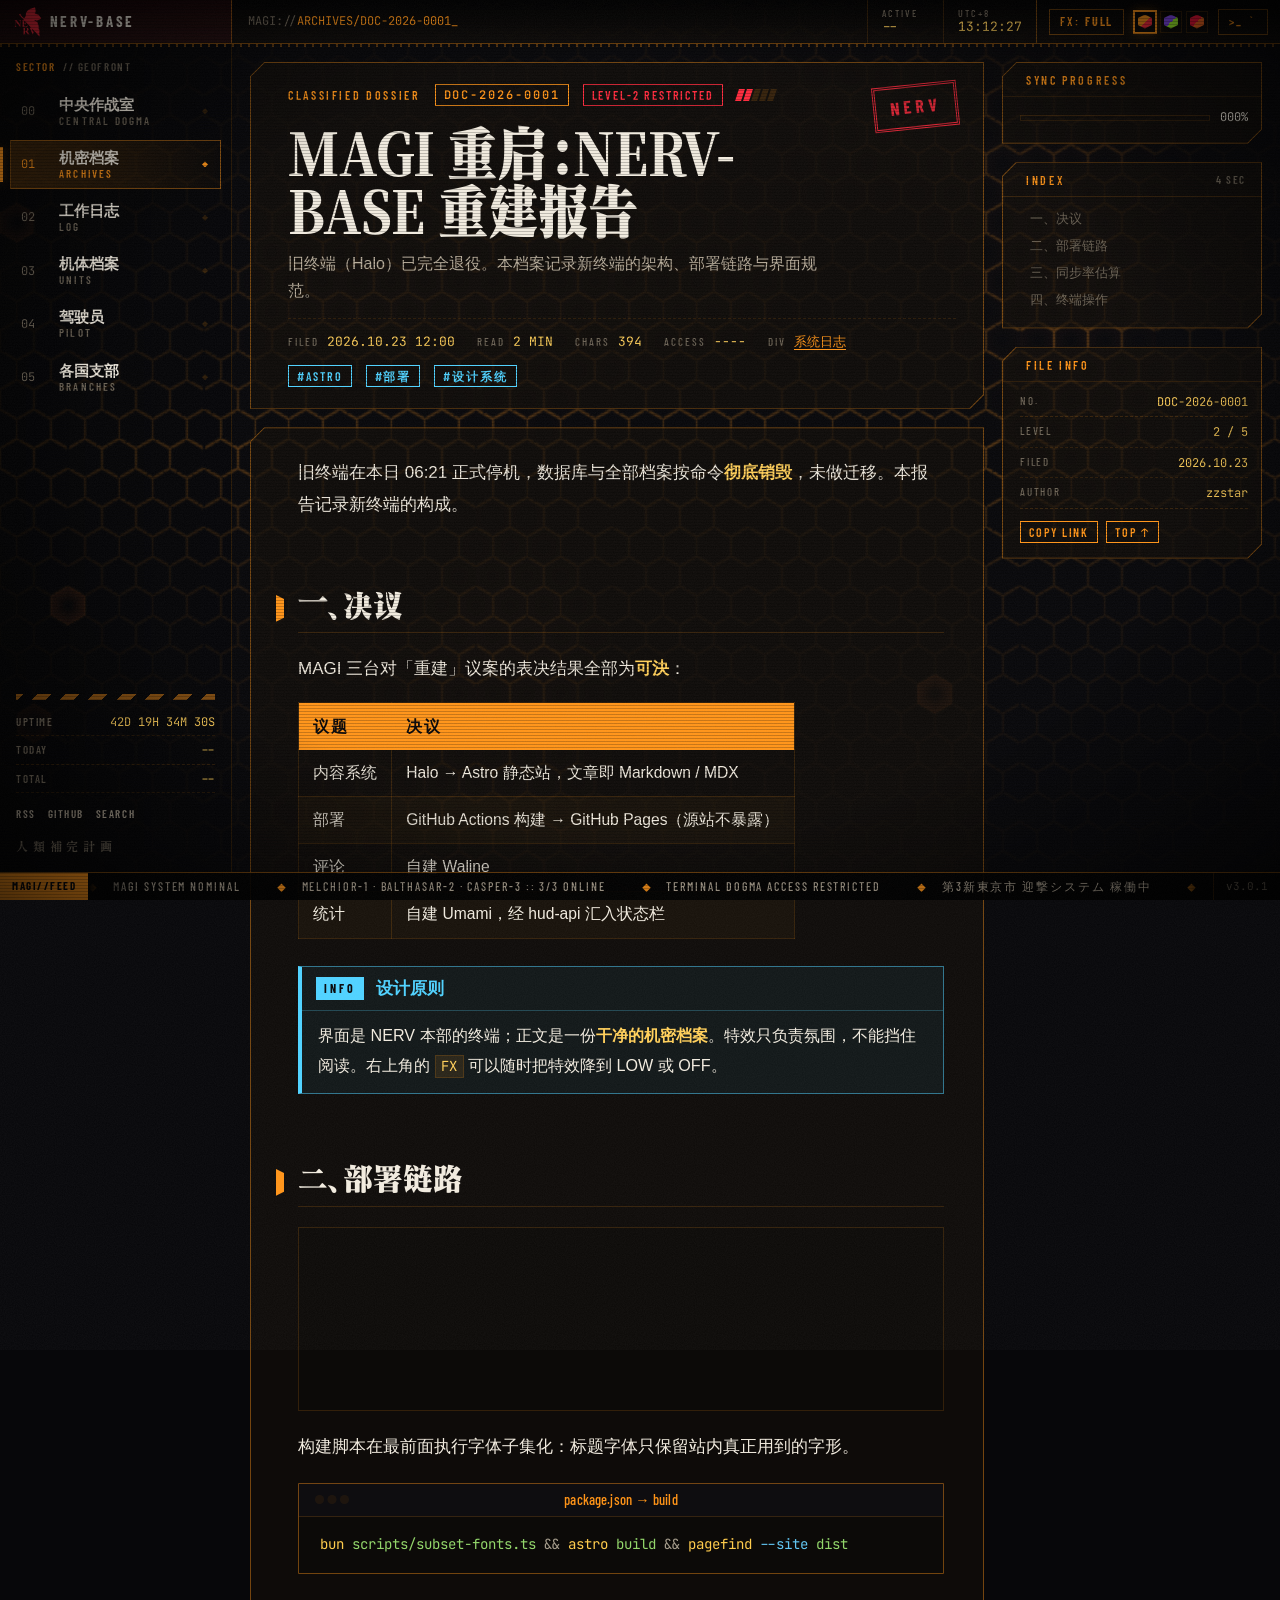
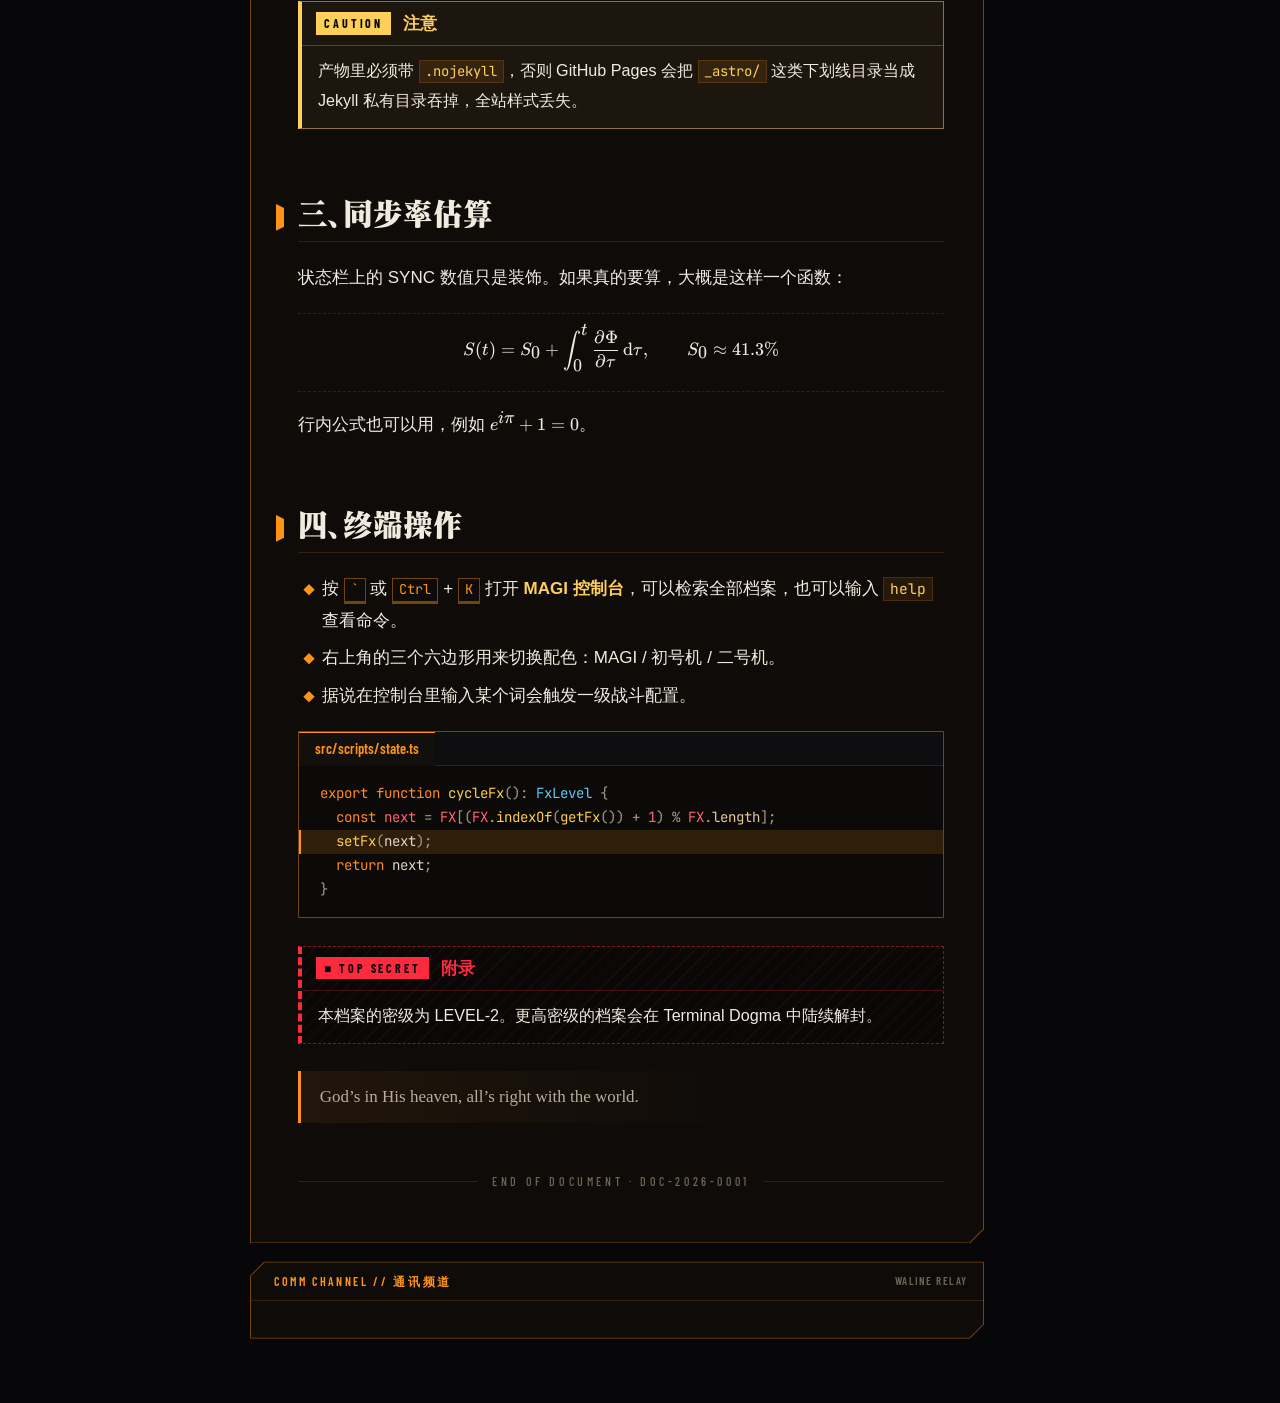
<file: archives/magi-reboot/index.html>
<!DOCTYPE html><html data-astro-transition-scope="astro-gyrtbwwo-1" lang="zh-CN" data-theme="magi" data-fx="full"> <head><meta charset="utf-8"><meta name="viewport" content="width=device-width, initial-scale=1, viewport-fit=cover"><script>
  (function () {
    var THEMES = ["magi", "unit01", "unit02", "angel"];
    var FX = ["full", "low", "off"];
    function state() {
      var t = null, f = null;
      try {
        t = localStorage.getItem("nerv:theme");
        f = localStorage.getItem("nerv:fx");
        if (sessionStorage.getItem("nerv:angel") === "1") t = "angel";
      } catch (e) {}
      if (THEMES.indexOf(t) < 0) t = "magi";
      if (FX.indexOf(f) < 0) {
        var reduce = matchMedia("(prefers-reduced-motion: reduce)").matches;
        var coarse = matchMedia("(pointer: coarse)").matches;
        f = reduce || coarse ? "low" : "full";
      }
      return { t: t, f: f };
    }
    function apply(doc) {
      var s = state();
      doc.documentElement.dataset.theme = s.t;
      doc.documentElement.dataset.fx = s.f;
    }
    apply(document);
    // boot sequence: hide the shell before first paint (once per session)
    try {
      if (document.documentElement.dataset.fx !== "off" && !sessionStorage.getItem("nerv:booted")) {
        document.documentElement.classList.add("booting");
        // safety net if the boot script never runs
        setTimeout(function () {
          if (!sessionStorage.getItem("nerv:booted")) document.documentElement.classList.remove("booting");
        }, 6000);
      }
    } catch (e) {}
    document.addEventListener("astro:before-swap", function (e) {
      apply(e.newDocument);
      // root attributes are replaced on swap: carry over runtime capability classes
      ["has-webgl", "has-crosshair"].forEach(function (c) {
        if (document.documentElement.classList.contains(c)) e.newDocument.documentElement.classList.add(c);
      });
    });
  })();
</script><title>MAGI 重启：NERV-BASE 重建报告 // NERV-BASE</title><meta name="description" content="旧终端（Halo）已完全退役。本档案记录新终端的架构、部署链路与界面规范。"><link rel="canonical" href="https://nerv-base.com/archives/magi-reboot/"><meta name="theme-color" content="#07070a"><meta name="color-scheme" content="dark"><meta name="generator" content="Astro v7.4.2"><link rel="icon" href="/favicon.svg" type="image/svg+xml"><link rel="apple-touch-icon" href="/apple-touch-icon.png"><link rel="alternate" type="application/rss+xml" title="NERV-BASE" href="/rss.xml"><link rel="sitemap" href="/sitemap-index.xml"><meta property="og:site_name" content="NERV-BASE"><meta property="og:title" content="MAGI 重启：NERV-BASE 重建报告"><meta property="og:description" content="旧终端（Halo）已完全退役。本档案记录新终端的架构、部署链路与界面规范。"><meta property="og:type" content="article"><meta property="og:url" content="https://nerv-base.com/archives/magi-reboot/"><meta property="og:image" content="https://nerv-base.com/og/archives/magi-reboot.png"><meta property="og:image:width" content="1200"><meta property="og:image:height" content="630"><meta property="og:locale" content="zh_CN"><meta property="article:published_time" content="2026-10-23T04:00:00.000Z"><meta name="twitter:card" content="summary_large_image"><meta name="twitter:image" content="https://nerv-base.com/og/archives/magi-reboot.png"><link rel="preload" href="/fonts/eva-ming.076a8bb2.woff2" as="font" type="font/woff2" crossorigin> <style>@font-face{font-family:"EvaMing";src:url("/fonts/eva-ming.076a8bb2.woff2") format("woff2");font-weight:100 900;font-style:normal;font-display:swap;}</style><script defer src="https://umami.nerv-base.com/script.js" data-website-id="9819e1de-2ad7-4efb-9c79-26a27632ddd4" data-domains="nerv-base.com"></script><meta name="astro-view-transitions-enabled" content="true"> <meta name="astro-view-transitions-fallback" content="animate"><script type="module" src="/_astro/ClientRouter.astro_astro_type_script_index_0_lang.Cl372-C-.js"></script><link rel="stylesheet" href="/_astro/_..D4atBbkP.css"><style>@layer astro.images{:where([data-astro-image]){height:auto}:where([data-astro-image=full-width]){width:100%}:where([data-astro-image=constrained]){max-width:100%}[data-astro-image-fit=fill]{object-fit:fill}[data-astro-image-fit=contain]{object-fit:contain}[data-astro-image-fit=cover]{object-fit:cover}[data-astro-image-fit=scale-down]{object-fit:scale-down}[data-astro-image-pos=top]{object-position:top}[data-astro-image-pos=bottom]{object-position:bottom}[data-astro-image-pos=left]{object-position:left}[data-astro-image-pos=right]{object-position:right}[data-astro-image-pos=center]{object-position:center}[data-astro-image-pos=top-left]{object-position:top left}[data-astro-image-pos=top-right]{object-position:top right}[data-astro-image-pos=top-center]{object-position:top center}[data-astro-image-pos=bottom-left]{object-position:bottom left}[data-astro-image-pos=bottom-right]{object-position:bottom right}[data-astro-image-pos=bottom-center]{object-position:bottom center}[data-astro-image-pos=left-top]{object-position:left top}[data-astro-image-pos=left-bottom]{object-position:left bottom}[data-astro-image-pos=left-center]{object-position:left center}[data-astro-image-pos=right-top]{object-position:right top}[data-astro-image-pos=right-bottom]{object-position:right bottom}[data-astro-image-pos=right-center]{object-position:right center}[data-astro-image-pos=center-top]{object-position:center top}[data-astro-image-pos=center-bottom]{object-position:center bottom}[data-astro-image-pos=center-left]{object-position:center left}[data-astro-image-pos=center-right]{object-position:center right}}
</style><link rel="stylesheet" href="/_astro/Base.BoJgZ5zO.css"><link rel="stylesheet" href="/_astro/code999.D8M2jxet.css"><link rel="stylesheet" href="/_astro/waline.vwYoXT3E.css"><script type="module" src="/_astro/page.DPstRSKW.js"></script><style>[data-astro-transition-scope="astro-gyrtbwwo-1"] { view-transition-name: astro-gyrtbwwo-1; }@layer astro { ::view-transition-old(astro-gyrtbwwo-1) { animation: none; opacity: 0; mix-blend-mode: normal; }::view-transition-new(astro-gyrtbwwo-1) { animation: none; mix-blend-mode: normal; }::view-transition-group(astro-gyrtbwwo-1) { animation: none } }[data-astro-transition-fallback="old"] [data-astro-transition-scope="astro-gyrtbwwo-1"],
			[data-astro-transition-fallback="old"][data-astro-transition-scope="astro-gyrtbwwo-1"] { animation: none; mix-blend-mode: normal; }[data-astro-transition-fallback="new"] [data-astro-transition-scope="astro-gyrtbwwo-1"],
			[data-astro-transition-fallback="new"][data-astro-transition-scope="astro-gyrtbwwo-1"] { animation: none; mix-blend-mode: normal; }</style><style>[data-astro-transition-scope="astro-iywf7oe7-2"] { view-transition-name: stage; }@layer astro { ::view-transition-old(stage) { 
	animation-duration: 110ms;
	animation-timing-function: steps(2, end);
	animation-fill-mode: both;
	animation-name: nerv-sig-out; }::view-transition-new(stage) { 
	animation-duration: 460ms;
	animation-timing-function: cubic-bezier(0.16, 1, 0.3, 1);
	animation-fill-mode: both;
	animation-name: nerv-sig-in; }[data-astro-transition=back]::view-transition-old(stage) { 
	animation-duration: 110ms;
	animation-timing-function: steps(2, end);
	animation-fill-mode: both;
	animation-name: nerv-sig-out; }[data-astro-transition=back]::view-transition-new(stage) { 
	animation-duration: 460ms;
	animation-timing-function: cubic-bezier(0.16, 1, 0.3, 1);
	animation-fill-mode: both;
	animation-name: nerv-sig-in-back; } }[data-astro-transition-fallback="old"] [data-astro-transition-scope="astro-iywf7oe7-2"],
			[data-astro-transition-fallback="old"][data-astro-transition-scope="astro-iywf7oe7-2"] { 
	animation-duration: 110ms;
	animation-timing-function: steps(2, end);
	animation-fill-mode: both;
	animation-name: nerv-sig-out; }[data-astro-transition-fallback="new"] [data-astro-transition-scope="astro-iywf7oe7-2"],
			[data-astro-transition-fallback="new"][data-astro-transition-scope="astro-iywf7oe7-2"] { 
	animation-duration: 460ms;
	animation-timing-function: cubic-bezier(0.16, 1, 0.3, 1);
	animation-fill-mode: both;
	animation-name: nerv-sig-in; }[data-astro-transition=back][data-astro-transition-fallback="old"] [data-astro-transition-scope="astro-iywf7oe7-2"],
			[data-astro-transition=back][data-astro-transition-fallback="old"][data-astro-transition-scope="astro-iywf7oe7-2"] { 
	animation-duration: 110ms;
	animation-timing-function: steps(2, end);
	animation-fill-mode: both;
	animation-name: nerv-sig-out; }[data-astro-transition=back][data-astro-transition-fallback="new"] [data-astro-transition-scope="astro-iywf7oe7-2"],
			[data-astro-transition=back][data-astro-transition-fallback="new"][data-astro-transition-scope="astro-iywf7oe7-2"] { 
	animation-duration: 460ms;
	animation-timing-function: cubic-bezier(0.16, 1, 0.3, 1);
	animation-fill-mode: both;
	animation-name: nerv-sig-in-back; }</style></head> <body data-variant="default"> <a class="skip-link" href="#main">跳到正文 / SKIP</a> <canvas data-astro-transition-persist="hexfield" id="hexfield" class="hexfield" aria-hidden="true"></canvas> <div class="hex-fallback" aria-hidden="true"></div> <div data-astro-transition-persist="crt" class="crt" aria-hidden="true"><i class="crt-noise"></i></div> <div class="shell"> <header data-astro-transition-persist="statusbar" class="statusbar" data-astro-cid-nuzon3mj> <a class="sb-brand" href="/" aria-label="NERV-BASE 首页" data-lock data-astro-cid-nuzon3mj> <svg class="nerv-logo sb-logo" viewBox="52 12 234 254" role="img" aria-label="NERV" xmlns="http://www.w3.org/2000/svg" data-astro-cid-7beclvjf> <title>NERV</title> <g class="emblem" data-astro-cid-7beclvjf> <path d="M218.0 18.0C216.6 19.1 214.0 20.0 212.3 20.0C210.5 20.0 209.0 20.4 209.0 21.0C209.0 21.5 207.2 22.0 205.0 22.0C202.0 22.0 200.8 22.5 199.9 24.1C199.1 25.7 198.1 26.1 195.8 25.8C193.4 25.4 192.6 25.8 191.7 27.7C190.9 29.4 189.9 30.0 187.4 30.0C184.9 30.0 183.6 30.7 182.4 32.5C181.3 34.2 179.8 35.0 178.1 35.0C176.2 35.0 174.9 35.8 174.0 37.5C173.3 38.9 172.0 40.0 171.1 40.0C168.8 40.1 166.0 42.4 166.0 44.3C166.0 46.9 164.9 49.0 163.8 48.4C163.3 48.1 162.6 48.7 162.3 49.9C162.0 51.1 161.0 52.0 159.9 52.0C158.8 52.0 158.0 52.5 158.0 53.2C158.0 53.8 156.8 56.8 155.3 59.9C152.9 64.8 152.5 66.9 152.3 75.9C152.1 85.1 151.7 87.1 149.1 92.6C146.3 98.7 139.7 107.0 137.8 107.0C136.1 107.0 124.5 97.3 118.2 90.6C113.0 85.0 107.8 76.3 105.6 69.7C105.1 68.1 104.3 68.5 99.5 72.7L94.1 77.5L98.9 82.5C101.5 85.2 111.5 95.8 121.1 106.0L138.5 124.5L127.5 125.1C121.4 125.4 117.5 125.7 118.8 125.8C120.1 125.9 122.0 126.5 123.1 127.0C124.9 128.0 125.0 129.4 125.0 152.3C125.0 165.6 124.6 177.1 124.1 177.8C123.6 178.6 121.7 179.6 119.9 180.0C117.9 180.5 126.2 180.8 140.6 180.9L164.8 181.0L165.9 173.5C167.4 163.2 167.3 162.8 164.5 168.2C163.1 170.7 160.7 173.8 159.0 175.0C154.9 177.9 144.8 179.5 141.2 177.8C138.5 176.5 138.5 176.3 138.2 165.2L137.9 154.0L140.5 154.0C144.1 154.0 148.7 158.8 149.7 163.6C150.3 166.6 150.6 164.1 151.0 153.0L151.5 138.6L173.5 161.9C185.6 174.7 195.7 185.6 195.8 186.1C196.0 186.6 192.9 187.0 188.8 187.1C183.3 187.1 182.1 187.4 183.8 188.0C186.4 189.1 188.3 193.0 201.1 223.7C205.7 234.9 209.9 243.9 210.3 243.7C210.8 243.6 213.9 237.3 217.2 229.7C220.6 222.2 223.6 216.0 223.9 216.0C224.3 216.0 234.0 226.0 245.5 238.2C257.0 250.5 266.7 260.6 267.2 260.8C267.6 261.0 268.0 256.7 268.0 251.2C268.0 244.1 267.5 240.4 266.4 238.1C265.2 235.7 265.1 234.5 265.9 233.7C267.3 232.3 267.4 225.3 266.0 224.5C265.4 224.1 265.7 222.8 266.9 221.2C268.6 218.8 268.7 217.6 268.0 211.0C267.5 206.9 267.1 203.2 267.0 202.8C267.0 202.4 266.0 202.0 264.8 201.8C262.9 201.6 262.4 200.8 262.2 197.5C262.0 195.3 261.2 193.1 260.4 192.7C259.6 192.3 259.0 191.2 259.0 190.4C259.0 189.1 259.8 189.0 263.1 189.5C267.0 190.2 267.1 190.1 266.1 188.1C265.4 186.9 264.3 186.0 263.5 186.0C262.7 186.0 262.0 185.4 262.0 184.6C262.0 183.8 261.0 183.0 259.8 182.8C258.5 182.6 257.5 181.8 257.5 181.0C257.5 180.2 258.5 179.4 259.8 179.2C261.5 178.9 262.0 178.2 262.0 176.1C262.0 174.5 261.4 172.7 260.6 172.1C259.8 171.4 258.9 168.2 258.5 164.8C257.9 160.0 257.4 158.7 255.8 158.2C254.4 157.9 253.9 157.1 254.3 155.4C254.5 154.0 254.1 152.9 253.3 152.6C252.2 152.2 252.2 151.7 253.1 150.1C254.2 148.5 253.8 147.5 251.2 143.4C249.4 140.8 248.0 138.1 248.0 137.3C248.0 136.4 246.6 136.0 243.7 136.0C240.2 136.0 238.8 135.4 236.5 133.0C234.9 131.3 232.6 130.0 231.4 130.0C229.1 130.0 226.0 126.7 226.0 124.3C226.0 122.3 231.1 122.8 234.5 125.0C238.4 127.6 248.1 127.8 250.1 125.4C251.0 124.3 252.4 124.0 254.6 124.3C257.2 124.7 257.9 124.4 258.9 122.4C259.7 120.5 260.7 120.0 263.4 120.0C265.9 120.0 267.2 119.4 268.4 117.5C269.3 116.1 270.7 115.0 271.4 115.0C272.1 115.0 273.3 114.4 273.9 113.6C274.6 112.8 275.9 112.4 277.0 112.7C278.4 113.1 279.3 112.5 280.1 110.7C281.6 107.5 280.6 103.5 277.7 100.9C276.5 99.8 274.7 98.2 273.8 97.3C272.8 96.4 272.0 94.9 272.0 94.0C272.0 93.1 270.7 91.1 269.0 89.5C267.4 87.9 266.0 86.0 266.0 85.3C266.0 84.6 264.7 83.4 263.2 82.6C261.7 81.8 259.8 80.0 259.0 78.6C258.0 76.6 256.9 76.0 254.5 76.0C252.7 76.0 250.7 75.3 250.0 74.5C249.3 73.7 247.8 73.0 246.7 73.0C245.6 73.0 243.8 72.2 242.7 71.2C241.4 70.1 238.5 69.3 233.9 69.0C226.7 68.5 224.9 67.2 228.8 65.5C230.0 65.0 231.0 63.8 231.0 63.0C231.0 62.1 231.7 60.5 232.5 59.4C233.3 58.4 234.0 55.5 234.0 53.1C234.0 50.5 234.6 48.3 235.5 47.6C236.8 46.6 236.7 46.1 235.3 43.2C234.0 40.4 233.9 39.5 235.0 37.4C236.2 35.2 236.1 34.7 233.8 32.2C231.7 29.9 231.4 28.8 231.8 25.1C232.0 22.6 231.7 19.8 230.9 18.4C229.9 16.4 228.9 16.0 225.1 16.0C222.1 16.0 219.6 16.7 218.0 18.0ZM145.8 132.3C150.4 137.0 150.8 139.1 148.5 144.7C146.6 149.1 144.4 150.9 140.8 151.0L138.0 151.0L138.0 139.5C138.0 126.0 138.8 125.2 145.8 132.3ZM219.3 218.8C218.0 222.0 216.5 224.8 216.1 225.3C215.5 225.9 204.0 199.9 202.3 194.0C202.1 193.2 206.3 197.2 211.8 202.8L221.8 213.2L219.3 218.8Z" data-astro-cid-7beclvjf></path><path d="M58.0 125.7C58.8 126.0 60.7 127.4 62.3 128.8L65.0 131.4L65.0 152.1C65.0 163.5 64.6 174.0 64.0 175.5C63.5 176.9 61.6 178.7 59.8 179.5C56.7 180.8 57.1 180.9 66.5 180.8C72.0 180.8 75.3 180.5 73.8 180.3C72.3 180.1 70.1 178.7 69.0 177.3C67.2 174.9 67.0 173.3 67.0 155.4C67.0 144.7 67.3 136.0 67.8 136.1C68.2 136.1 76.6 146.4 86.5 159.1C96.4 171.7 104.8 182.0 105.3 182.0C105.7 182.0 106.0 170.6 106.0 156.6C106.0 142.6 106.3 130.4 106.6 129.5C107.0 128.5 108.7 127.2 110.4 126.4C113.3 125.2 112.8 125.1 104.0 125.1C96.6 125.2 95.2 125.4 97.6 126.1C102.8 127.6 103.1 128.5 102.8 144.6L102.5 159.3L89.2 142.2L75.9 125.0L66.2 125.1C60.9 125.1 57.2 125.4 58.0 125.7Z" data-astro-cid-7beclvjf></path><path d="M127.9 188.0C129.7 188.4 131.6 189.4 132.1 190.2C132.6 190.9 133.0 202.1 133.0 215.1C133.0 240.7 133.1 240.2 127.3 242.0C125.5 242.5 129.5 242.8 139.0 242.9C151.5 242.9 153.0 242.7 150.0 241.7C146.8 240.6 146.5 240.1 145.7 235.0C145.3 232.0 145.1 226.8 145.2 223.5C145.5 218.4 145.8 217.5 147.5 217.2C149.1 217.0 151.5 219.8 158.4 230.0L167.3 243.0L175.9 243.0L184.5 242.9L181.8 240.9C178.2 238.2 163.4 216.7 164.8 216.2C168.0 215.2 172.7 211.1 174.3 208.0C177.5 201.7 175.3 194.6 168.6 189.6C166.1 187.7 164.3 187.5 145.2 187.3C132.4 187.2 125.8 187.4 127.9 188.0ZM156.6 190.5C162.1 192.8 164.5 200.5 161.9 207.8C160.5 211.8 157.7 213.5 151.4 214.4C147.2 214.9 146.1 214.7 145.6 213.4C144.8 211.3 144.8 190.5 145.7 189.7C146.8 188.5 152.9 188.9 156.6 190.5Z" data-astro-cid-7beclvjf></path> </g>  </svg> <span class="sb-name hud" data-astro-cid-nuzon3mj>NERV-BASE</span> </a> <div class="sb-path mono" aria-label="当前位置" data-astro-cid-nuzon3mj> <span class="dim" data-astro-cid-nuzon3mj>MAGI://</span><span class="sb-path-text" data-decode="420" data-astro-cid-nuzon3mj>ARCHIVES/DOC-2026-0001</span><span class="blink" data-astro-cid-nuzon3mj>_</span> </div> <dl class="sb-gauges" aria-label="系统状态" data-astro-cid-nuzon3mj> <div class="sb-g" data-astro-cid-nuzon3mj> <dt data-astro-cid-nuzon3mj>SYNC</dt> <dd class="mono" data-hud="sync" data-astro-cid-nuzon3mj>41.3%</dd> </div> <div class="sb-g" data-astro-cid-nuzon3mj> <dt data-astro-cid-nuzon3mj>ACTIVE</dt> <dd class="mono" data-hud="online" data-astro-cid-nuzon3mj>--</dd> </div> <div class="sb-g sb-alert" data-astro-cid-nuzon3mj> <dt data-astro-cid-nuzon3mj>ALERT</dt> <dd class="mono" data-hud="alert" data-astro-cid-nuzon3mj>GREEN</dd> </div> <div class="sb-g sb-clock" data-astro-cid-nuzon3mj> <dt data-astro-cid-nuzon3mj>UTC+8</dt> <dd class="mono" data-hud="clock" data-astro-cid-nuzon3mj>--:--:--</dd> </div> </dl> <div class="sb-ctrl" data-astro-cid-nuzon3mj> <button class="sb-btn hud" type="button" data-action="fx" aria-label="切换特效强度" title="特效强度 FULL / LOW / OFF" data-astro-cid-nuzon3mj>
FX:<b data-hud="fx" data-astro-cid-nuzon3mj>FULL</b> </button> <div class="sb-themes" role="radiogroup" aria-label="配色" data-astro-cid-nuzon3mj> <button class="sb-theme" type="button" role="radio" data-theme-btn="magi" aria-label="MAGI 琥珀 / 警报红" title="MAGI — 琥珀 / 警报红" data-astro-cid-nuzon3mj> <i data-astro-cid-nuzon3mj></i> </button><button class="sb-theme" type="button" role="radio" data-theme-btn="unit01" aria-label="UNIT-01 初号机 紫 / 荧光绿" title="UNIT-01 — 初号机 紫 / 荧光绿" data-astro-cid-nuzon3mj> <i data-astro-cid-nuzon3mj></i> </button><button class="sb-theme" type="button" role="radio" data-theme-btn="unit02" aria-label="UNIT-02 二号机 红 / 橙" title="UNIT-02 — 二号机 红 / 橙" data-astro-cid-nuzon3mj> <i data-astro-cid-nuzon3mj></i> </button> </div> <button class="sb-btn hud" type="button" data-action="console" aria-label="打开命令控制台" title="控制台 ( ` / Ctrl+K )" data-astro-cid-nuzon3mj> <span aria-hidden="true" data-astro-cid-nuzon3mj>&gt;_</span><kbd data-astro-cid-nuzon3mj>`</kbd> </button> </div> </header> <nav class="rail" aria-label="主导航" data-astro-cid-zh2wcfwb> <div class="rail-head hud" data-astro-cid-zh2wcfwb> <span data-astro-cid-zh2wcfwb>SECTOR</span><span class="dim" data-astro-cid-zh2wcfwb>// GEOFRONT</span> </div> <ul class="rail-list" data-astro-cid-zh2wcfwb> <li data-astro-cid-zh2wcfwb> <a class="rail-item" href="/" data-astro-cid-zh2wcfwb> <span class="ri-code mono" data-astro-cid-zh2wcfwb>00</span> <span class="ri-text" data-astro-cid-zh2wcfwb> <span class="ri-label" data-astro-cid-zh2wcfwb>中央作战室</span> <span class="ri-en hud" data-decode-hover data-astro-cid-zh2wcfwb>CENTRAL DOGMA</span> </span> <span class="ri-mark" aria-hidden="true" data-astro-cid-zh2wcfwb></span> </a> </li><li data-astro-cid-zh2wcfwb> <a class="rail-item active" href="/archives/" aria-current="page" data-astro-cid-zh2wcfwb> <span class="ri-code mono" data-astro-cid-zh2wcfwb>01</span> <span class="ri-text" data-astro-cid-zh2wcfwb> <span class="ri-label" data-astro-cid-zh2wcfwb>机密档案</span> <span class="ri-en hud" data-decode-hover data-astro-cid-zh2wcfwb>ARCHIVES</span> </span> <span class="ri-mark" aria-hidden="true" data-astro-cid-zh2wcfwb></span> </a> </li><li data-astro-cid-zh2wcfwb> <a class="rail-item" href="/log/" data-astro-cid-zh2wcfwb> <span class="ri-code mono" data-astro-cid-zh2wcfwb>02</span> <span class="ri-text" data-astro-cid-zh2wcfwb> <span class="ri-label" data-astro-cid-zh2wcfwb>工作日志</span> <span class="ri-en hud" data-decode-hover data-astro-cid-zh2wcfwb>LOG</span> </span> <span class="ri-mark" aria-hidden="true" data-astro-cid-zh2wcfwb></span> </a> </li><li data-astro-cid-zh2wcfwb> <a class="rail-item" href="/units/" data-astro-cid-zh2wcfwb> <span class="ri-code mono" data-astro-cid-zh2wcfwb>03</span> <span class="ri-text" data-astro-cid-zh2wcfwb> <span class="ri-label" data-astro-cid-zh2wcfwb>机体档案</span> <span class="ri-en hud" data-decode-hover data-astro-cid-zh2wcfwb>UNITS</span> </span> <span class="ri-mark" aria-hidden="true" data-astro-cid-zh2wcfwb></span> </a> </li><li data-astro-cid-zh2wcfwb> <a class="rail-item" href="/pilot/" data-astro-cid-zh2wcfwb> <span class="ri-code mono" data-astro-cid-zh2wcfwb>04</span> <span class="ri-text" data-astro-cid-zh2wcfwb> <span class="ri-label" data-astro-cid-zh2wcfwb>驾驶员</span> <span class="ri-en hud" data-decode-hover data-astro-cid-zh2wcfwb>PILOT</span> </span> <span class="ri-mark" aria-hidden="true" data-astro-cid-zh2wcfwb></span> </a> </li><li data-astro-cid-zh2wcfwb> <a class="rail-item" href="/branches/" data-astro-cid-zh2wcfwb> <span class="ri-code mono" data-astro-cid-zh2wcfwb>05</span> <span class="ri-text" data-astro-cid-zh2wcfwb> <span class="ri-label" data-astro-cid-zh2wcfwb>各国支部</span> <span class="ri-en hud" data-decode-hover data-astro-cid-zh2wcfwb>BRANCHES</span> </span> <span class="ri-mark" aria-hidden="true" data-astro-cid-zh2wcfwb></span> </a> </li> </ul> <div class="rail-foot" data-astro-cid-zh2wcfwb> <div class="stripes" aria-hidden="true" data-astro-cid-zh2wcfwb></div> <dl class="rail-stats" data-astro-cid-zh2wcfwb> <div data-astro-cid-zh2wcfwb><dt class="hud" data-astro-cid-zh2wcfwb>UPTIME</dt><dd class="mono" data-hud="uptime" data-since="2026-10-23T17:37:57+08:00" data-astro-cid-zh2wcfwb>--</dd></div> <div data-astro-cid-zh2wcfwb><dt class="hud" data-astro-cid-zh2wcfwb>TODAY</dt><dd class="mono" data-hud="today" data-astro-cid-zh2wcfwb>--</dd></div> <div data-astro-cid-zh2wcfwb><dt class="hud" data-astro-cid-zh2wcfwb>TOTAL</dt><dd class="mono" data-hud="total" data-astro-cid-zh2wcfwb>--</dd></div> </dl> <div class="rail-links hud" data-astro-cid-zh2wcfwb> <a href="/rss.xml" data-astro-reload data-astro-cid-zh2wcfwb>RSS</a> <a href="https://github.com/zzstar101" target="_blank" rel="noopener" data-astro-cid-zh2wcfwb>GITHUB</a> <a href="/search/" data-astro-cid-zh2wcfwb>SEARCH</a> </div> <p class="rail-motto jp" data-astro-cid-zh2wcfwb>人類補完計画</p> </div> </nav> <div data-astro-transition-scope="astro-iywf7oe7-2" class="stage has-aux"> <main id="main" class="main" data-path="ARCHIVES/DOC-2026-0001" tabindex="-1">  <article data-article data-pagefind-body> <header class="doc-head panel"> <div class="doc-row"> <span class="label">CLASSIFIED DOSSIER</span> <span class="chip"><span class="mono" data-pagefind-meta="doc">DOC-2026-0001</span></span> <span class="chip alert">LEVEL-2 RESTRICTED</span> <span class="lvl" title="密级 LEVEL-2" aria-label="密级 2"> <i class="on"></i><i class="on"></i><i></i><i></i><i></i> </span> </div> <span class="doc-stamp" aria-hidden="true">NERV</span> <h1 class="eva-title" data-decode="1100" data-pagefind-meta="title">MAGI 重启：NERV-BASE 重建报告</h1> <p class="doc-desc">旧终端（Halo）已完全退役。本档案记录新终端的架构、部署链路与界面规范。</p> <dl class="doc-meta"> <div><dt>FILED</dt><dd><time datetime="2026-10-23T04:00:00.000Z">2026.10.23 12:00</time></dd></div>  <div><dt>READ</dt><dd>2 MIN</dd></div> <div><dt>CHARS</dt><dd>394</dd></div> <div><dt>ACCESS</dt><dd data-views="/archives/magi-reboot/">----</dd></div> <div> <dt>DIV</dt> <dd><a class="link" href="/archives/category/系统日志/">系统日志</a></dd> </div> </dl> <div class="doc-row" style="margin-top:12px"> <a class="chip info" href="/archives/tag/astro/">
#Astro </a><a class="chip info" href="/archives/tag/部署/">
#部署 </a><a class="chip info" href="/archives/tag/设计系统/">
#设计系统 </a> </div> </header> <div class="doc-body panel">  <div class="prose"> <p>旧终端在本日 06:21 正式停机，数据库与全部档案按命令<strong>彻底销毁</strong>，未做迁移。本报告记录新终端的构成。</p>
<h2 id="一决议">一、决议</h2>
<p>MAGI 三台对「重建」议案的表决结果全部为<strong>可決</strong>：</p>

























<table><thead><tr><th>议题</th><th>决议</th></tr></thead><tbody><tr><td>内容系统</td><td>Halo → Astro 静态站，文章即 Markdown / MDX</td></tr><tr><td>部署</td><td>GitHub Actions 构建 → GitHub Pages（源站不暴露）</td></tr><tr><td>评论</td><td>自建 Waline</td></tr><tr><td>统计</td><td>自建 Umami，经 hud-api 汇入状态栏</td></tr></tbody></table>
<aside class="callout callout--info" data-callout="info">
<div class="callout-head"><span class="callout-code">INFO</span><span class="callout-title">设计原则</span></div>
<div class="callout-body">
<p>界面是 NERV 本部的终端；正文是一份<strong>干净的机密档案</strong>。特效只负责氛围，不能挡住阅读。右上角的 <code>FX</code> 可以随时把特效降到 LOW 或 OFF。</p>
</div>
</aside>
<h2 id="二部署链路">二、部署链路</h2>
<pre class="mermaid" data-mermaid="">flowchart LR
  A[git push main] --> B[GitHub Actions]
  B -->|bun run build| C[dist/ + pagefind]
  C -->|git push -f| D[(nerv-base.github.io)]
  D --> E[GitHub Pages]
  E --> F((nerv-base.com))</pre>
<p>构建脚本在最前面执行字体子集化：标题字体只保留站内真正用到的字形。</p>
<div class="expressive-code"><link rel="stylesheet" href="/_astro/ec.8h74x.css"><script type="module" src="/_astro/ec.0vx5m.js"></script><figure class="frame is-terminal has-title"><figcaption class="header"><span class="title">package.json → build</span></figcaption><pre data-language="bash"><code><div class="ec-line"><div class="code"><span style="--0:#FFCC4D">bun</span><span style="--0:#DDD5C6"> </span><span style="--0:#93D66B">scripts/subset-fonts.ts</span><span style="--0:#DDD5C6"> </span><span style="--0:#A39A8A">&#x26;&#x26;</span><span style="--0:#DDD5C6"> </span><span style="--0:#FFCC4D">astro</span><span style="--0:#DDD5C6"> </span><span style="--0:#93D66B">build</span><span style="--0:#DDD5C6"> </span><span style="--0:#A39A8A">&#x26;&#x26;</span><span style="--0:#DDD5C6"> </span><span style="--0:#FFCC4D">pagefind</span><span style="--0:#DDD5C6"> </span><span style="--0:#62C6F2">--site</span><span style="--0:#DDD5C6"> </span><span style="--0:#93D66B">dist</span></div></div></code></pre><div class="copy"><div aria-live="polite"></div><button title="Copy to clipboard" data-copied="Copied!" data-code="bun scripts/subset-fonts.ts &#x26;&#x26; astro build &#x26;&#x26; pagefind --site dist"><div></div></button></div></figure></div>
<aside class="callout callout--caution" data-callout="caution">
<div class="callout-head"><span class="callout-code">CAUTION</span><span class="callout-title">注意</span></div>
<div class="callout-body">
<p>产物里必须带 <code>.nojekyll</code>，否则 GitHub Pages 会把 <code>_astro/</code> 这类下划线目录当成 Jekyll 私有目录吞掉，全站样式丢失。</p>
</div>
</aside>
<h2 id="三同步率估算">三、同步率估算</h2>
<p>状态栏上的 SYNC 数值只是装饰。如果真的要算，大概是这样一个函数：</p>
<span class="katex-display"><span class="katex"><span class="katex-html" aria-hidden="true"><span class="base"><span class="strut" style="height:1em;vertical-align:-0.25em;"></span><span class="mord mathnormal" style="margin-right:0.0576em;">S</span><span class="mopen">(</span><span class="mord mathnormal">t</span><span class="mclose">)</span><span class="mspace" style="margin-right:0.2778em;"></span><span class="mrel">=</span><span class="mspace" style="margin-right:0.2778em;"></span></span><span class="base"><span class="strut" style="height:0.8333em;vertical-align:-0.15em;"></span><span class="mord"><span class="mord mathnormal" style="margin-right:0.0576em;">S</span><span class="msupsub"><span class="vlist-t vlist-t2"><span class="vlist-r"><span class="vlist" style="height:0.3011em;"><span style="top:-2.55em;margin-left:-0.0576em;margin-right:0.05em;"><span class="pstrut" style="height:2.7em;"></span><span class="sizing reset-size6 size3 mtight"><span class="mord mtight">0</span></span></span></span><span class="vlist-s">​</span></span><span class="vlist-r"><span class="vlist" style="height:0.15em;"><span></span></span></span></span></span></span><span class="mspace" style="margin-right:0.2222em;"></span><span class="mbin">+</span><span class="mspace" style="margin-right:0.2222em;"></span></span><span class="base"><span class="strut" style="height:2.4554em;vertical-align:-0.9119em;"></span><span class="mop"><span class="mop op-symbol large-op" style="margin-right:0.4445em;position:relative;top:-0.0011em;">∫</span><span class="msupsub"><span class="vlist-t vlist-t2"><span class="vlist-r"><span class="vlist" style="height:1.5435em;"><span style="top:-1.7881em;margin-left:-0.4445em;margin-right:0.05em;"><span class="pstrut" style="height:2.7em;"></span><span class="sizing reset-size6 size3 mtight"><span class="mord mtight">0</span></span></span><span style="top:-3.8129em;margin-right:0.05em;"><span class="pstrut" style="height:2.7em;"></span><span class="sizing reset-size6 size3 mtight"><span class="mord mathnormal mtight">t</span></span></span></span><span class="vlist-s">​</span></span><span class="vlist-r"><span class="vlist" style="height:0.9119em;"><span></span></span></span></span></span></span><span class="mspace" style="margin-right:0.1667em;"></span><span class="mord"><span class="mopen nulldelimiter"></span><span class="mfrac"><span class="vlist-t vlist-t2"><span class="vlist-r"><span class="vlist" style="height:1.3714em;"><span style="top:-2.314em;"><span class="pstrut" style="height:3em;"></span><span class="mord"><span class="mord" style="margin-right:0.0556em;">∂</span><span class="mord mathnormal" style="margin-right:0.1132em;">τ</span></span></span><span style="top:-3.23em;"><span class="pstrut" style="height:3em;"></span><span class="frac-line" style="border-bottom-width:0.04em;"></span></span><span style="top:-3.677em;"><span class="pstrut" style="height:3em;"></span><span class="mord"><span class="mord" style="margin-right:0.0556em;">∂</span><span class="mord">Φ</span></span></span></span><span class="vlist-s">​</span></span><span class="vlist-r"><span class="vlist" style="height:0.686em;"><span></span></span></span></span></span><span class="mclose nulldelimiter"></span></span><span class="mspace" style="margin-right:0.1667em;"></span><span class="mord mathrm">d</span><span class="mord mathnormal" style="margin-right:0.1132em;">τ</span><span class="mpunct">,</span><span class="mspace" style="margin-right:2em;"></span><span class="mspace" style="margin-right:0.1667em;"></span><span class="mord"><span class="mord mathnormal" style="margin-right:0.0576em;">S</span><span class="msupsub"><span class="vlist-t vlist-t2"><span class="vlist-r"><span class="vlist" style="height:0.3011em;"><span style="top:-2.55em;margin-left:-0.0576em;margin-right:0.05em;"><span class="pstrut" style="height:2.7em;"></span><span class="sizing reset-size6 size3 mtight"><span class="mord mtight">0</span></span></span></span><span class="vlist-s">​</span></span><span class="vlist-r"><span class="vlist" style="height:0.15em;"><span></span></span></span></span></span></span><span class="mspace" style="margin-right:0.2778em;"></span><span class="mrel">≈</span><span class="mspace" style="margin-right:0.2778em;"></span></span><span class="base"><span class="strut" style="height:0.8056em;vertical-align:-0.0556em;"></span><span class="mord">41.3%</span></span></span></span></span>
<p>行内公式也可以用，例如 <span class="katex"><span class="katex-html" aria-hidden="true"><span class="base"><span class="strut" style="height:0.908em;vertical-align:-0.0833em;"></span><span class="mord"><span class="mord mathnormal">e</span><span class="msupsub"><span class="vlist-t"><span class="vlist-r"><span class="vlist" style="height:0.8247em;"><span style="top:-3.063em;margin-right:0.05em;"><span class="pstrut" style="height:2.7em;"></span><span class="sizing reset-size6 size3 mtight"><span class="mord mtight"><span class="mord mathnormal mtight" style="margin-right:0.0359em;">iπ</span></span></span></span></span></span></span></span></span><span class="mspace" style="margin-right:0.2222em;"></span><span class="mbin">+</span><span class="mspace" style="margin-right:0.2222em;"></span></span><span class="base"><span class="strut" style="height:0.6444em;"></span><span class="mord">1</span><span class="mspace" style="margin-right:0.2778em;"></span><span class="mrel">=</span><span class="mspace" style="margin-right:0.2778em;"></span></span><span class="base"><span class="strut" style="height:0.6444em;"></span><span class="mord">0</span></span></span></span>。</p>
<h2 id="四终端操作">四、终端操作</h2>
<ul>
<li>按 <kbd>`</kbd> 或 <kbd>Ctrl</kbd> + <kbd>K</kbd> 打开 <strong>MAGI 控制台</strong>，可以检索全部档案，也可以输入 <code>help</code> 查看命令。</li>
<li>右上角的三个六边形用来切换配色：MAGI / 初号机 / 二号机。</li>
<li>据说在控制台里输入某个词会触发一级战斗配置。</li>
</ul>
<div class="expressive-code"><figure class="frame has-title"><figcaption class="header"><span class="title">src/scripts/state.ts</span></figcaption><pre data-language="ts"><code><div class="ec-line"><div class="code"><span style="--0:#FF8A1F">export</span><span style="--0:#DDD5C6"> </span><span style="--0:#FF8A1F">function</span><span style="--0:#DDD5C6"> </span><span style="--0:#FFCC4D">cycleFx</span><span style="--0:#A39A8A">():</span><span style="--0:#DDD5C6"> </span><span style="--0:#62C6F2">FxLevel</span><span style="--0:#DDD5C6"> </span><span style="--0:#A39A8A">{</span></div></div><div class="ec-line"><div class="code"><span class="indent">  </span><span style="--0:#FF8A1F">const</span><span style="--0:#DDD5C6"> </span><span style="--0:#FF6472">next</span><span style="--0:#DDD5C6"> </span><span style="--0:#A39A8A">=</span><span style="--0:#DDD5C6"> </span><span style="--0:#FF6472">FX</span><span style="--0:#A39A8A">[(</span><span style="--0:#FF6472">FX</span><span style="--0:#A39A8A">.</span><span style="--0:#FFCC4D">indexOf</span><span style="--0:#A39A8A">(</span><span style="--0:#FFCC4D">getFx</span><span style="--0:#A39A8A">())</span><span style="--0:#DDD5C6"> </span><span style="--0:#A39A8A">+</span><span style="--0:#DDD5C6"> </span><span style="--0:#FF6472">1</span><span style="--0:#A39A8A">)</span><span style="--0:#DDD5C6"> </span><span style="--0:#A39A8A">%</span><span style="--0:#DDD5C6"> </span><span style="--0:#FF6472">FX</span><span style="--0:#A39A8A">.</span><span style="--0:#E9C79A">length</span><span style="--0:#A39A8A">];</span></div></div><div class="ec-line highlight mark"><div class="code"><span class="indent">  </span><span style="--0:#FFCC4D">setFx</span><span style="--0:#A39A8A">(</span><span style="--0:#DDD5C6">next</span><span style="--0:#A39A8A">);</span></div></div><div class="ec-line"><div class="code"><span class="indent">  </span><span style="--0:#FF8A1F">return</span><span style="--0:#DDD5C6"> next</span><span style="--0:#A39A8A">;</span></div></div><div class="ec-line"><div class="code"><span style="--0:#A39A8A">}</span></div></div></code></pre><div class="copy"><div aria-live="polite"></div><button title="Copy to clipboard" data-copied="Copied!" data-code="export function cycleFx(): FxLevel {  const next = FX[(FX.indexOf(getFx()) + 1) % FX.length];  setFx(next);  return next;}"><div></div></button></div></figure></div>
<aside class="callout callout--secret" data-callout="secret">
<div class="callout-head"><span class="callout-code">TOP SECRET</span><span class="callout-title">附录</span></div>
<div class="callout-body">
<p>本档案的密级为 LEVEL-2。更高密级的档案会在 Terminal Dogma 中陆续解封。</p>
</div>
</aside>
<blockquote>
<p>God’s in His heaven, all’s right with the world.</p>
</blockquote> </div> <p class="doc-end" data-pagefind-ignore>END OF DOCUMENT · DOC-2026-0001</p> </div> </article> <section class="comments panel" aria-label="评论" data-pagefind-ignore> <div class="panel-head"> <span class="label">COMM CHANNEL // 通讯频道</span> <span class="hud dim" style="font-size:11px">WALINE RELAY</span> </div> <div class="comments-body"> <div id="waline" data-path="/archives/magi-reboot/"></div> </div> </section>  </main> <aside class="aux" aria-label="辅助面板">  <section class="widget panel" data-aux-keep> <div class="panel-head"><span class="label">SYNC PROGRESS</span></div> <div class="widget-body"> <div class="progress"> <div class="progress-bar"><i data-progress></i></div> <span class="mono"><span data-progress-pct>000</span>%</span> </div> </div> </section> <nav class="widget panel toc" aria-label="目录" data-toc> <div class="panel-head"> <span class="label">INDEX</span> <span class="hud dim" style="font-size:11px">4 SEC</span> </div> <div class="widget-body"> <ol> <li class="d2"> <a href="#一决议">一、决议</a> </li><li class="d2"> <a href="#二部署链路">二、部署链路</a> </li><li class="d2"> <a href="#三同步率估算">三、同步率估算</a> </li><li class="d2"> <a href="#四终端操作">四、终端操作</a> </li> </ol> </div> </nav><section class="widget panel"> <div class="panel-head"><span class="label">FILE INFO</span></div> <div class="widget-body"> <dl class="kv"> <div><dt>NO.</dt><dd>DOC-2026-0001</dd></div> <div><dt>LEVEL</dt><dd>2 / 5</dd></div> <div><dt>FILED</dt><dd>2026.10.23</dd></div> <div><dt>AUTHOR</dt><dd>zzstar</dd></div> </dl> <div style="display:flex;gap:8px;margin-top:12px"> <button class="chip" type="button" data-copy="url">COPY LINK</button> <a class="chip" href="#main">TOP ↑</a> </div> </div> </section>  </aside> </div> </div> <div data-astro-transition-persist="ticker" class="ticker" aria-hidden="true" data-astro-cid-dja5l63r> <span class="tk-tag hud" data-astro-cid-dja5l63r>MAGI//FEED</span> <div class="tk-track" data-astro-cid-dja5l63r> <div class="tk-run" data-astro-cid-dja5l63r> <span class="tk-seq" data-astro-cid-dja5l63r> <span class="tk-item" data-astro-cid-dja5l63r> <i data-astro-cid-dja5l63r>◆</i> MAGI SYSTEM NOMINAL </span><span class="tk-item" data-astro-cid-dja5l63r> <i data-astro-cid-dja5l63r>◆</i> MELCHIOR-1 · BALTHASAR-2 · CASPER-3 :: 3/3 ONLINE </span><span class="tk-item" data-astro-cid-dja5l63r> <i data-astro-cid-dja5l63r>◆</i> TERMINAL DOGMA ACCESS RESTRICTED </span><span class="tk-item" data-astro-cid-dja5l63r> <i data-astro-cid-dja5l63r>◆</i> 第3新東京市 迎撃システム 稼働中 </span><span class="tk-item" data-astro-cid-dja5l63r> <i data-astro-cid-dja5l63r>◆</i> PATTERN BLUE NOT DETECTED </span><span class="tk-item" data-astro-cid-dja5l63r> <i data-astro-cid-dja5l63r>◆</i> LCL PURITY 99.89% </span><span class="tk-item" data-astro-cid-dja5l63r> <i data-astro-cid-dja5l63r>◆</i> PRESS [`] TO OPEN CONSOLE </span><span class="tk-item" data-astro-cid-dja5l63r> <i data-astro-cid-dja5l63r>◆</i> ALL&#39;S RIGHT WITH THE WORLD </span> <span class="tk-item tk-live" data-astro-cid-dja5l63r> <i data-astro-cid-dja5l63r>◆</i>
LAST SYNC <b data-hud="ts" data-astro-cid-dja5l63r>--:--</b> </span> </span><span class="tk-seq" data-astro-cid-dja5l63r> <span class="tk-item" data-astro-cid-dja5l63r> <i data-astro-cid-dja5l63r>◆</i> MAGI SYSTEM NOMINAL </span><span class="tk-item" data-astro-cid-dja5l63r> <i data-astro-cid-dja5l63r>◆</i> MELCHIOR-1 · BALTHASAR-2 · CASPER-3 :: 3/3 ONLINE </span><span class="tk-item" data-astro-cid-dja5l63r> <i data-astro-cid-dja5l63r>◆</i> TERMINAL DOGMA ACCESS RESTRICTED </span><span class="tk-item" data-astro-cid-dja5l63r> <i data-astro-cid-dja5l63r>◆</i> 第3新東京市 迎撃システム 稼働中 </span><span class="tk-item" data-astro-cid-dja5l63r> <i data-astro-cid-dja5l63r>◆</i> PATTERN BLUE NOT DETECTED </span><span class="tk-item" data-astro-cid-dja5l63r> <i data-astro-cid-dja5l63r>◆</i> LCL PURITY 99.89% </span><span class="tk-item" data-astro-cid-dja5l63r> <i data-astro-cid-dja5l63r>◆</i> PRESS [`] TO OPEN CONSOLE </span><span class="tk-item" data-astro-cid-dja5l63r> <i data-astro-cid-dja5l63r>◆</i> ALL&#39;S RIGHT WITH THE WORLD </span> <span class="tk-item tk-live" data-astro-cid-dja5l63r> <i data-astro-cid-dja5l63r>◆</i>
LAST SYNC <b data-hud="ts" data-astro-cid-dja5l63r>--:--</b> </span> </span> </div> </div> <span class="tk-tag tk-ver mono" data-astro-cid-dja5l63r>v3.0.1</span> </div> <div data-astro-transition-persist="glitch-overlay" class="glitch-overlay" id="glitch-overlay" aria-hidden="true"> <div class="bars"><i></i><i></i><i></i><i></i><i></i><i></i><i></i><i></i><i></i></div> <span class="tag">SIGNAL INTERRUPT</span> </div> <div data-astro-transition-persist="console" class="con" id="console" hidden data-astro-cid-s2q7kea5> <div class="con-backdrop" data-con-close data-astro-cid-s2q7kea5></div> <div class="con-win panel" role="dialog" aria-modal="true" aria-labelledby="con-title" data-astro-cid-s2q7kea5> <div class="panel-head con-head" data-astro-cid-s2q7kea5> <span class="label" id="con-title" data-astro-cid-s2q7kea5>MAGI // COMMAND CONSOLE</span> <span class="hud dim con-hint" data-astro-cid-s2q7kea5>ESC 关闭 · ↑↓ 选择 · ENTER 执行 · 输入 help</span> <button class="con-x hud" type="button" data-con-close aria-label="关闭控制台" data-astro-cid-s2q7kea5>×</button> </div> <div class="con-body" data-astro-cid-s2q7kea5> <ol class="con-log mono" aria-live="polite" data-astro-cid-s2q7kea5></ol> <ul class="con-results" role="listbox" aria-label="搜索结果" data-astro-cid-s2q7kea5></ul> </div> <form class="con-form mono" autocomplete="off" data-astro-cid-s2q7kea5> <label for="con-input" class="con-prompt" data-astro-cid-s2q7kea5>MAGI@nerv-base:~$</label> <input id="con-input" class="con-input" type="text" spellcheck="false" autocapitalize="off" placeholder="搜索档案，或输入命令 (help)" aria-controls="con-results" data-astro-cid-s2q7kea5> </form> </div> </div> <div data-astro-transition-persist="crosshair" class="xh" id="crosshair" aria-hidden="true" data-astro-cid-77f7aqh2> <div class="xh-ring" data-astro-cid-77f7aqh2><i data-astro-cid-77f7aqh2></i><i data-astro-cid-77f7aqh2></i><i data-astro-cid-77f7aqh2></i><i data-astro-cid-77f7aqh2></i></div> <div class="xh-dot" data-astro-cid-77f7aqh2></div> <div class="xh-coord mono" data-astro-cid-77f7aqh2></div> </div> <div class="boot" id="boot" hidden aria-hidden="true" data-astro-cid-amujrzzi> <div class="boot-grid" data-astro-cid-amujrzzi></div> <div class="boot-term mono" data-astro-cid-amujrzzi> <p class="boot-line" data-astro-cid-amujrzzi> <span class="dim" data-astro-cid-amujrzzi>[0.000]</span> NERV CENTRAL DOGMA // TERMINAL 03 POWER ON </p><p class="boot-line" data-astro-cid-amujrzzi> <span class="dim" data-astro-cid-amujrzzi>[0.112]</span> BIOS ........................................ OK </p><p class="boot-line" data-astro-cid-amujrzzi> <span class="dim" data-astro-cid-amujrzzi>[0.208]</span> LCL CIRCULATION ............................. OK </p><p class="boot-line" data-astro-cid-amujrzzi> <span class="dim" data-astro-cid-amujrzzi>[0.316]</span> MOUNT /archives /log /units .................. OK </p><p class="boot-line" data-astro-cid-amujrzzi> <span class="dim" data-astro-cid-amujrzzi>[0.401]</span> A.T. FIELD GENERATOR ........................ STANDBY </p><p class="boot-line" data-astro-cid-amujrzzi> <span class="dim" data-astro-cid-amujrzzi>[0.522]</span> HANDSHAKE MAGI-01 MAGI-02 MAGI-03 ........... OK </p><p class="boot-line" data-astro-cid-amujrzzi> <span class="dim" data-astro-cid-amujrzzi>[0.640]</span> REQUEST: OPEN TERMINAL SESSION </p> </div> <div class="boot-center" data-astro-cid-amujrzzi> <div class="boot-magi" data-astro-cid-amujrzzi> <div class="boot-magi-unit" data-astro-cid-amujrzzi> <span class="hud bm-name" data-astro-cid-amujrzzi> MELCHIOR·1 </span> <span class="boot-verdict jp" data-astro-cid-amujrzzi>可決</span> </div><div class="boot-magi-unit" data-astro-cid-amujrzzi> <span class="hud bm-name" data-astro-cid-amujrzzi> BALTHASAR·2 </span> <span class="boot-verdict jp" data-astro-cid-amujrzzi>可決</span> </div><div class="boot-magi-unit" data-astro-cid-amujrzzi> <span class="hud bm-name" data-astro-cid-amujrzzi> CASPER·3 </span> <span class="boot-verdict jp" data-astro-cid-amujrzzi>可決</span> </div> </div> <svg class="boot-logo" viewBox="52 12 234 254" xmlns="http://www.w3.org/2000/svg" aria-hidden="true" data-astro-cid-amujrzzi> <path d="M218.0 18.0C216.6 19.1 214.0 20.0 212.3 20.0C210.5 20.0 209.0 20.4 209.0 21.0C209.0 21.5 207.2 22.0 205.0 22.0C202.0 22.0 200.8 22.5 199.9 24.1C199.1 25.7 198.1 26.1 195.8 25.8C193.4 25.4 192.6 25.8 191.7 27.7C190.9 29.4 189.9 30.0 187.4 30.0C184.9 30.0 183.6 30.7 182.4 32.5C181.3 34.2 179.8 35.0 178.1 35.0C176.2 35.0 174.9 35.8 174.0 37.5C173.3 38.9 172.0 40.0 171.1 40.0C168.8 40.1 166.0 42.4 166.0 44.3C166.0 46.9 164.9 49.0 163.8 48.4C163.3 48.1 162.6 48.7 162.3 49.9C162.0 51.1 161.0 52.0 159.9 52.0C158.8 52.0 158.0 52.5 158.0 53.2C158.0 53.8 156.8 56.8 155.3 59.9C152.9 64.8 152.5 66.9 152.3 75.9C152.1 85.1 151.7 87.1 149.1 92.6C146.3 98.7 139.7 107.0 137.8 107.0C136.1 107.0 124.5 97.3 118.2 90.6C113.0 85.0 107.8 76.3 105.6 69.7C105.1 68.1 104.3 68.5 99.5 72.7L94.1 77.5L98.9 82.5C101.5 85.2 111.5 95.8 121.1 106.0L138.5 124.5L127.5 125.1C121.4 125.4 117.5 125.7 118.8 125.8C120.1 125.9 122.0 126.5 123.1 127.0C124.9 128.0 125.0 129.4 125.0 152.3C125.0 165.6 124.6 177.1 124.1 177.8C123.6 178.6 121.7 179.6 119.9 180.0C117.9 180.5 126.2 180.8 140.6 180.9L164.8 181.0L165.9 173.5C167.4 163.2 167.3 162.8 164.5 168.2C163.1 170.7 160.7 173.8 159.0 175.0C154.9 177.9 144.8 179.5 141.2 177.8C138.5 176.5 138.5 176.3 138.2 165.2L137.9 154.0L140.5 154.0C144.1 154.0 148.7 158.8 149.7 163.6C150.3 166.6 150.6 164.1 151.0 153.0L151.5 138.6L173.5 161.9C185.6 174.7 195.7 185.6 195.8 186.1C196.0 186.6 192.9 187.0 188.8 187.1C183.3 187.1 182.1 187.4 183.8 188.0C186.4 189.1 188.3 193.0 201.1 223.7C205.7 234.9 209.9 243.9 210.3 243.7C210.8 243.6 213.9 237.3 217.2 229.7C220.6 222.2 223.6 216.0 223.9 216.0C224.3 216.0 234.0 226.0 245.5 238.2C257.0 250.5 266.7 260.6 267.2 260.8C267.6 261.0 268.0 256.7 268.0 251.2C268.0 244.1 267.5 240.4 266.4 238.1C265.2 235.7 265.1 234.5 265.9 233.7C267.3 232.3 267.4 225.3 266.0 224.5C265.4 224.1 265.7 222.8 266.9 221.2C268.6 218.8 268.7 217.6 268.0 211.0C267.5 206.9 267.1 203.2 267.0 202.8C267.0 202.4 266.0 202.0 264.8 201.8C262.9 201.6 262.4 200.8 262.2 197.5C262.0 195.3 261.2 193.1 260.4 192.7C259.6 192.3 259.0 191.2 259.0 190.4C259.0 189.1 259.8 189.0 263.1 189.5C267.0 190.2 267.1 190.1 266.1 188.1C265.4 186.9 264.3 186.0 263.5 186.0C262.7 186.0 262.0 185.4 262.0 184.6C262.0 183.8 261.0 183.0 259.8 182.8C258.5 182.6 257.5 181.8 257.5 181.0C257.5 180.2 258.5 179.4 259.8 179.2C261.5 178.9 262.0 178.2 262.0 176.1C262.0 174.5 261.4 172.7 260.6 172.1C259.8 171.4 258.9 168.2 258.5 164.8C257.9 160.0 257.4 158.7 255.8 158.2C254.4 157.9 253.9 157.1 254.3 155.4C254.5 154.0 254.1 152.9 253.3 152.6C252.2 152.2 252.2 151.7 253.1 150.1C254.2 148.5 253.8 147.5 251.2 143.4C249.4 140.8 248.0 138.1 248.0 137.3C248.0 136.4 246.6 136.0 243.7 136.0C240.2 136.0 238.8 135.4 236.5 133.0C234.9 131.3 232.6 130.0 231.4 130.0C229.1 130.0 226.0 126.7 226.0 124.3C226.0 122.3 231.1 122.8 234.5 125.0C238.4 127.6 248.1 127.8 250.1 125.4C251.0 124.3 252.4 124.0 254.6 124.3C257.2 124.7 257.9 124.4 258.9 122.4C259.7 120.5 260.7 120.0 263.4 120.0C265.9 120.0 267.2 119.4 268.4 117.5C269.3 116.1 270.7 115.0 271.4 115.0C272.1 115.0 273.3 114.4 273.9 113.6C274.6 112.8 275.9 112.4 277.0 112.7C278.4 113.1 279.3 112.5 280.1 110.7C281.6 107.5 280.6 103.5 277.7 100.9C276.5 99.8 274.7 98.2 273.8 97.3C272.8 96.4 272.0 94.9 272.0 94.0C272.0 93.1 270.7 91.1 269.0 89.5C267.4 87.9 266.0 86.0 266.0 85.3C266.0 84.6 264.7 83.4 263.2 82.6C261.7 81.8 259.8 80.0 259.0 78.6C258.0 76.6 256.9 76.0 254.5 76.0C252.7 76.0 250.7 75.3 250.0 74.5C249.3 73.7 247.8 73.0 246.7 73.0C245.6 73.0 243.8 72.2 242.7 71.2C241.4 70.1 238.5 69.3 233.9 69.0C226.7 68.5 224.9 67.2 228.8 65.5C230.0 65.0 231.0 63.8 231.0 63.0C231.0 62.1 231.7 60.5 232.5 59.4C233.3 58.4 234.0 55.5 234.0 53.1C234.0 50.5 234.6 48.3 235.5 47.6C236.8 46.6 236.7 46.1 235.3 43.2C234.0 40.4 233.9 39.5 235.0 37.4C236.2 35.2 236.1 34.7 233.8 32.2C231.7 29.9 231.4 28.8 231.8 25.1C232.0 22.6 231.7 19.8 230.9 18.4C229.9 16.4 228.9 16.0 225.1 16.0C222.1 16.0 219.6 16.7 218.0 18.0ZM145.8 132.3C150.4 137.0 150.8 139.1 148.5 144.7C146.6 149.1 144.4 150.9 140.8 151.0L138.0 151.0L138.0 139.5C138.0 126.0 138.8 125.2 145.8 132.3ZM219.3 218.8C218.0 222.0 216.5 224.8 216.1 225.3C215.5 225.9 204.0 199.9 202.3 194.0C202.1 193.2 206.3 197.2 211.8 202.8L221.8 213.2L219.3 218.8Z" data-astro-cid-amujrzzi></path><path d="M58.0 125.7C58.8 126.0 60.7 127.4 62.3 128.8L65.0 131.4L65.0 152.1C65.0 163.5 64.6 174.0 64.0 175.5C63.5 176.9 61.6 178.7 59.8 179.5C56.7 180.8 57.1 180.9 66.5 180.8C72.0 180.8 75.3 180.5 73.8 180.3C72.3 180.1 70.1 178.7 69.0 177.3C67.2 174.9 67.0 173.3 67.0 155.4C67.0 144.7 67.3 136.0 67.8 136.1C68.2 136.1 76.6 146.4 86.5 159.1C96.4 171.7 104.8 182.0 105.3 182.0C105.7 182.0 106.0 170.6 106.0 156.6C106.0 142.6 106.3 130.4 106.6 129.5C107.0 128.5 108.7 127.2 110.4 126.4C113.3 125.2 112.8 125.1 104.0 125.1C96.6 125.2 95.2 125.4 97.6 126.1C102.8 127.6 103.1 128.5 102.8 144.6L102.5 159.3L89.2 142.2L75.9 125.0L66.2 125.1C60.9 125.1 57.2 125.4 58.0 125.7Z" data-astro-cid-amujrzzi></path><path d="M127.9 188.0C129.7 188.4 131.6 189.4 132.1 190.2C132.6 190.9 133.0 202.1 133.0 215.1C133.0 240.7 133.1 240.2 127.3 242.0C125.5 242.5 129.5 242.8 139.0 242.9C151.5 242.9 153.0 242.7 150.0 241.7C146.8 240.6 146.5 240.1 145.7 235.0C145.3 232.0 145.1 226.8 145.2 223.5C145.5 218.4 145.8 217.5 147.5 217.2C149.1 217.0 151.5 219.8 158.4 230.0L167.3 243.0L175.9 243.0L184.5 242.9L181.8 240.9C178.2 238.2 163.4 216.7 164.8 216.2C168.0 215.2 172.7 211.1 174.3 208.0C177.5 201.7 175.3 194.6 168.6 189.6C166.1 187.7 164.3 187.5 145.2 187.3C132.4 187.2 125.8 187.4 127.9 188.0ZM156.6 190.5C162.1 192.8 164.5 200.5 161.9 207.8C160.5 211.8 157.7 213.5 151.4 214.4C147.2 214.9 146.1 214.7 145.6 213.4C144.8 211.3 144.8 190.5 145.7 189.7C146.8 188.5 152.9 188.9 156.6 190.5Z" data-astro-cid-amujrzzi></path> </svg> <p class="boot-motto hud" data-astro-cid-amujrzzi>GOD'S IN HIS HEAVEN. ALL'S RIGHT WITH THE WORLD.</p> </div> <div class="boot-foot" data-astro-cid-amujrzzi> <span class="hud" data-astro-cid-amujrzzi>SYSTEM BOOT</span> <div class="boot-progress" data-astro-cid-amujrzzi><i data-astro-cid-amujrzzi></i></div> <span class="boot-pct mono" data-astro-cid-amujrzzi>000</span><span class="mono dim" data-astro-cid-amujrzzi>%</span> <span class="hud dim boot-skip" data-astro-cid-amujrzzi>PRESS ANY KEY TO SKIP</span> </div> </div><script type="module" src="/_astro/Base.astro_astro_type_script_index_0_lang.B1hXZHwi.js"></script> </body> </html>
</file>
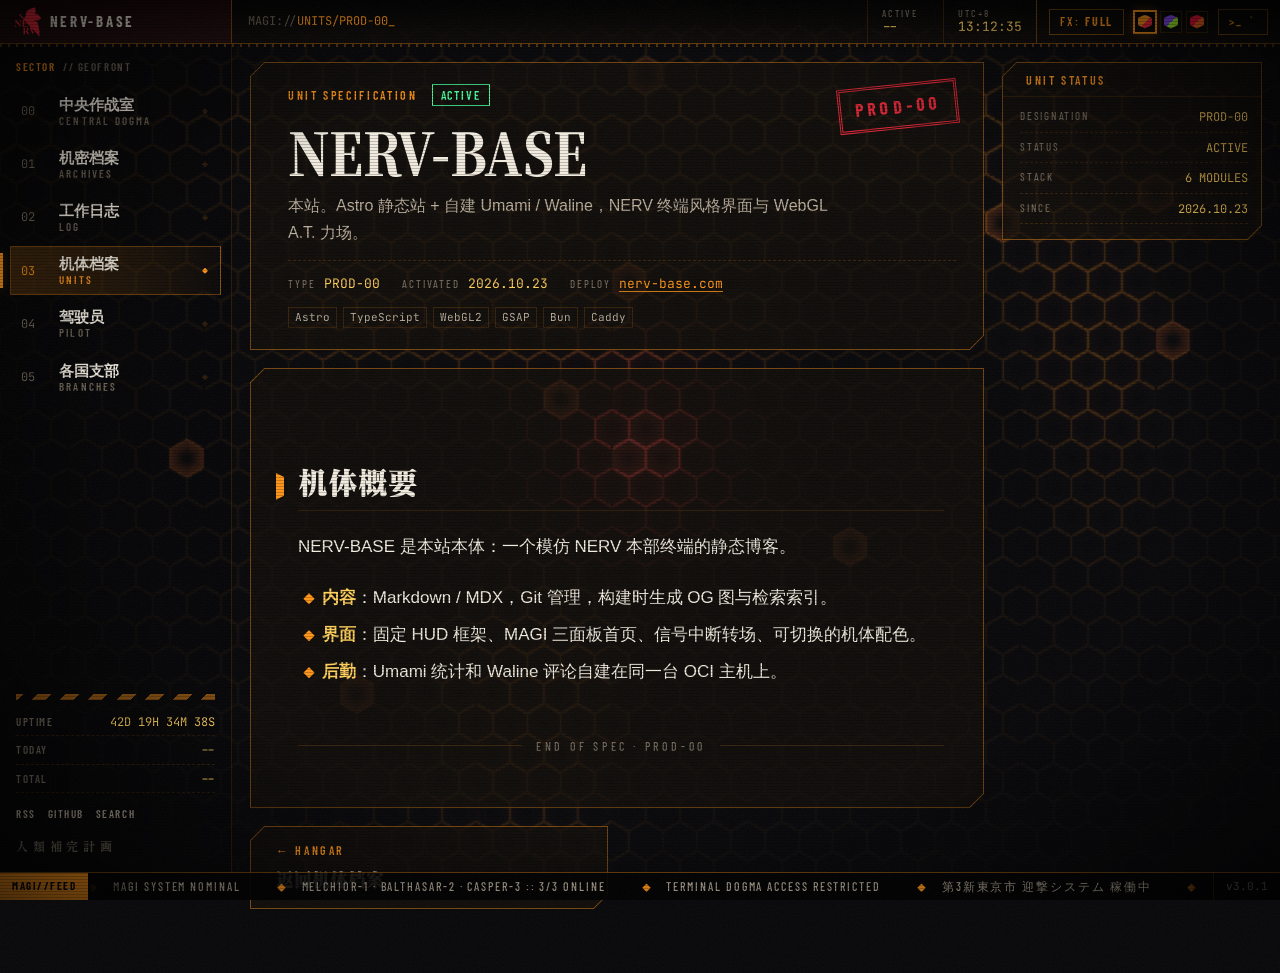
<file: units/nerv-base/index.html>
<!DOCTYPE html><html data-astro-transition-scope="astro-gyrtbwwo-1" lang="zh-CN" data-theme="magi" data-fx="full"> <head><meta charset="utf-8"><meta name="viewport" content="width=device-width, initial-scale=1, viewport-fit=cover"><script>
  (function () {
    var THEMES = ["magi", "unit01", "unit02", "angel"];
    var FX = ["full", "low", "off"];
    function state() {
      var t = null, f = null;
      try {
        t = localStorage.getItem("nerv:theme");
        f = localStorage.getItem("nerv:fx");
        if (sessionStorage.getItem("nerv:angel") === "1") t = "angel";
      } catch (e) {}
      if (THEMES.indexOf(t) < 0) t = "magi";
      if (FX.indexOf(f) < 0) {
        var reduce = matchMedia("(prefers-reduced-motion: reduce)").matches;
        var coarse = matchMedia("(pointer: coarse)").matches;
        f = reduce || coarse ? "low" : "full";
      }
      return { t: t, f: f };
    }
    function apply(doc) {
      var s = state();
      doc.documentElement.dataset.theme = s.t;
      doc.documentElement.dataset.fx = s.f;
    }
    apply(document);
    // boot sequence: hide the shell before first paint (once per session)
    try {
      if (document.documentElement.dataset.fx !== "off" && !sessionStorage.getItem("nerv:booted")) {
        document.documentElement.classList.add("booting");
        // safety net if the boot script never runs
        setTimeout(function () {
          if (!sessionStorage.getItem("nerv:booted")) document.documentElement.classList.remove("booting");
        }, 6000);
      }
    } catch (e) {}
    document.addEventListener("astro:before-swap", function (e) {
      apply(e.newDocument);
      // root attributes are replaced on swap: carry over runtime capability classes
      ["has-webgl", "has-crosshair"].forEach(function (c) {
        if (document.documentElement.classList.contains(c)) e.newDocument.documentElement.classList.add(c);
      });
    });
  })();
</script><title>NERV-BASE · PROD-00 // NERV-BASE</title><meta name="description" content="本站。Astro 静态站 + 自建 Umami / Waline，NERV 终端风格界面与 WebGL A.T. 力场。"><link rel="canonical" href="https://nerv-base.com/units/nerv-base/"><meta name="theme-color" content="#07070a"><meta name="color-scheme" content="dark"><meta name="generator" content="Astro v7.4.2"><link rel="icon" href="/favicon.svg" type="image/svg+xml"><link rel="apple-touch-icon" href="/apple-touch-icon.png"><link rel="alternate" type="application/rss+xml" title="NERV-BASE" href="/rss.xml"><link rel="sitemap" href="/sitemap-index.xml"><meta property="og:site_name" content="NERV-BASE"><meta property="og:title" content="NERV-BASE · PROD-00"><meta property="og:description" content="本站。Astro 静态站 + 自建 Umami / Waline，NERV 终端风格界面与 WebGL A.T. 力场。"><meta property="og:type" content="website"><meta property="og:url" content="https://nerv-base.com/units/nerv-base/"><meta property="og:image" content="https://nerv-base.com/og/units/nerv-base.png"><meta property="og:image:width" content="1200"><meta property="og:image:height" content="630"><meta property="og:locale" content="zh_CN"><meta name="twitter:card" content="summary_large_image"><meta name="twitter:image" content="https://nerv-base.com/og/units/nerv-base.png"><link rel="preload" href="/fonts/eva-ming.076a8bb2.woff2" as="font" type="font/woff2" crossorigin> <style>@font-face{font-family:"EvaMing";src:url("/fonts/eva-ming.076a8bb2.woff2") format("woff2");font-weight:100 900;font-style:normal;font-display:swap;}</style><script defer src="https://umami.nerv-base.com/script.js" data-website-id="9819e1de-2ad7-4efb-9c79-26a27632ddd4" data-domains="nerv-base.com"></script><meta name="astro-view-transitions-enabled" content="true"> <meta name="astro-view-transitions-fallback" content="animate"><script type="module" src="/_astro/ClientRouter.astro_astro_type_script_index_0_lang.Cl372-C-.js"></script><style>@layer astro.images{:where([data-astro-image]){height:auto}:where([data-astro-image=full-width]){width:100%}:where([data-astro-image=constrained]){max-width:100%}[data-astro-image-fit=fill]{object-fit:fill}[data-astro-image-fit=contain]{object-fit:contain}[data-astro-image-fit=cover]{object-fit:cover}[data-astro-image-fit=scale-down]{object-fit:scale-down}[data-astro-image-pos=top]{object-position:top}[data-astro-image-pos=bottom]{object-position:bottom}[data-astro-image-pos=left]{object-position:left}[data-astro-image-pos=right]{object-position:right}[data-astro-image-pos=center]{object-position:center}[data-astro-image-pos=top-left]{object-position:top left}[data-astro-image-pos=top-right]{object-position:top right}[data-astro-image-pos=top-center]{object-position:top center}[data-astro-image-pos=bottom-left]{object-position:bottom left}[data-astro-image-pos=bottom-right]{object-position:bottom right}[data-astro-image-pos=bottom-center]{object-position:bottom center}[data-astro-image-pos=left-top]{object-position:left top}[data-astro-image-pos=left-bottom]{object-position:left bottom}[data-astro-image-pos=left-center]{object-position:left center}[data-astro-image-pos=right-top]{object-position:right top}[data-astro-image-pos=right-bottom]{object-position:right bottom}[data-astro-image-pos=right-center]{object-position:right center}[data-astro-image-pos=center-top]{object-position:center top}[data-astro-image-pos=center-bottom]{object-position:center bottom}[data-astro-image-pos=center-left]{object-position:center left}[data-astro-image-pos=center-right]{object-position:center right}}
</style><link rel="stylesheet" href="/_astro/Base.BoJgZ5zO.css"><link rel="stylesheet" href="/_astro/code999.D8M2jxet.css"><link rel="stylesheet" href="/_astro/waline.vwYoXT3E.css"><script type="module" src="/_astro/page.DPstRSKW.js"></script><style>[data-astro-transition-scope="astro-gyrtbwwo-1"] { view-transition-name: astro-gyrtbwwo-1; }@layer astro { ::view-transition-old(astro-gyrtbwwo-1) { animation: none; opacity: 0; mix-blend-mode: normal; }::view-transition-new(astro-gyrtbwwo-1) { animation: none; mix-blend-mode: normal; }::view-transition-group(astro-gyrtbwwo-1) { animation: none } }[data-astro-transition-fallback="old"] [data-astro-transition-scope="astro-gyrtbwwo-1"],
			[data-astro-transition-fallback="old"][data-astro-transition-scope="astro-gyrtbwwo-1"] { animation: none; mix-blend-mode: normal; }[data-astro-transition-fallback="new"] [data-astro-transition-scope="astro-gyrtbwwo-1"],
			[data-astro-transition-fallback="new"][data-astro-transition-scope="astro-gyrtbwwo-1"] { animation: none; mix-blend-mode: normal; }</style><style>[data-astro-transition-scope="astro-iywf7oe7-2"] { view-transition-name: stage; }@layer astro { ::view-transition-old(stage) { 
	animation-duration: 110ms;
	animation-timing-function: steps(2, end);
	animation-fill-mode: both;
	animation-name: nerv-sig-out; }::view-transition-new(stage) { 
	animation-duration: 460ms;
	animation-timing-function: cubic-bezier(0.16, 1, 0.3, 1);
	animation-fill-mode: both;
	animation-name: nerv-sig-in; }[data-astro-transition=back]::view-transition-old(stage) { 
	animation-duration: 110ms;
	animation-timing-function: steps(2, end);
	animation-fill-mode: both;
	animation-name: nerv-sig-out; }[data-astro-transition=back]::view-transition-new(stage) { 
	animation-duration: 460ms;
	animation-timing-function: cubic-bezier(0.16, 1, 0.3, 1);
	animation-fill-mode: both;
	animation-name: nerv-sig-in-back; } }[data-astro-transition-fallback="old"] [data-astro-transition-scope="astro-iywf7oe7-2"],
			[data-astro-transition-fallback="old"][data-astro-transition-scope="astro-iywf7oe7-2"] { 
	animation-duration: 110ms;
	animation-timing-function: steps(2, end);
	animation-fill-mode: both;
	animation-name: nerv-sig-out; }[data-astro-transition-fallback="new"] [data-astro-transition-scope="astro-iywf7oe7-2"],
			[data-astro-transition-fallback="new"][data-astro-transition-scope="astro-iywf7oe7-2"] { 
	animation-duration: 460ms;
	animation-timing-function: cubic-bezier(0.16, 1, 0.3, 1);
	animation-fill-mode: both;
	animation-name: nerv-sig-in; }[data-astro-transition=back][data-astro-transition-fallback="old"] [data-astro-transition-scope="astro-iywf7oe7-2"],
			[data-astro-transition=back][data-astro-transition-fallback="old"][data-astro-transition-scope="astro-iywf7oe7-2"] { 
	animation-duration: 110ms;
	animation-timing-function: steps(2, end);
	animation-fill-mode: both;
	animation-name: nerv-sig-out; }[data-astro-transition=back][data-astro-transition-fallback="new"] [data-astro-transition-scope="astro-iywf7oe7-2"],
			[data-astro-transition=back][data-astro-transition-fallback="new"][data-astro-transition-scope="astro-iywf7oe7-2"] { 
	animation-duration: 460ms;
	animation-timing-function: cubic-bezier(0.16, 1, 0.3, 1);
	animation-fill-mode: both;
	animation-name: nerv-sig-in-back; }</style></head> <body data-variant="default"> <a class="skip-link" href="#main">跳到正文 / SKIP</a> <canvas data-astro-transition-persist="hexfield" id="hexfield" class="hexfield" aria-hidden="true"></canvas> <div class="hex-fallback" aria-hidden="true"></div> <div data-astro-transition-persist="crt" class="crt" aria-hidden="true"><i class="crt-noise"></i></div> <div class="shell"> <header data-astro-transition-persist="statusbar" class="statusbar" data-astro-cid-nuzon3mj> <a class="sb-brand" href="/" aria-label="NERV-BASE 首页" data-lock data-astro-cid-nuzon3mj> <svg class="nerv-logo sb-logo" viewBox="52 12 234 254" role="img" aria-label="NERV" xmlns="http://www.w3.org/2000/svg" data-astro-cid-7beclvjf> <title>NERV</title> <g class="emblem" data-astro-cid-7beclvjf> <path d="M218.0 18.0C216.6 19.1 214.0 20.0 212.3 20.0C210.5 20.0 209.0 20.4 209.0 21.0C209.0 21.5 207.2 22.0 205.0 22.0C202.0 22.0 200.8 22.5 199.9 24.1C199.1 25.7 198.1 26.1 195.8 25.8C193.4 25.4 192.6 25.8 191.7 27.7C190.9 29.4 189.9 30.0 187.4 30.0C184.9 30.0 183.6 30.7 182.4 32.5C181.3 34.2 179.8 35.0 178.1 35.0C176.2 35.0 174.9 35.8 174.0 37.5C173.3 38.9 172.0 40.0 171.1 40.0C168.8 40.1 166.0 42.4 166.0 44.3C166.0 46.9 164.9 49.0 163.8 48.4C163.3 48.1 162.6 48.7 162.3 49.9C162.0 51.1 161.0 52.0 159.9 52.0C158.8 52.0 158.0 52.5 158.0 53.2C158.0 53.8 156.8 56.8 155.3 59.9C152.9 64.8 152.5 66.9 152.3 75.9C152.1 85.1 151.7 87.1 149.1 92.6C146.3 98.7 139.7 107.0 137.8 107.0C136.1 107.0 124.5 97.3 118.2 90.6C113.0 85.0 107.8 76.3 105.6 69.7C105.1 68.1 104.3 68.5 99.5 72.7L94.1 77.5L98.9 82.5C101.5 85.2 111.5 95.8 121.1 106.0L138.5 124.5L127.5 125.1C121.4 125.4 117.5 125.7 118.8 125.8C120.1 125.9 122.0 126.5 123.1 127.0C124.9 128.0 125.0 129.4 125.0 152.3C125.0 165.6 124.6 177.1 124.1 177.8C123.6 178.6 121.7 179.6 119.9 180.0C117.9 180.5 126.2 180.8 140.6 180.9L164.8 181.0L165.9 173.5C167.4 163.2 167.3 162.8 164.5 168.2C163.1 170.7 160.7 173.8 159.0 175.0C154.9 177.9 144.8 179.5 141.2 177.8C138.5 176.5 138.5 176.3 138.2 165.2L137.9 154.0L140.5 154.0C144.1 154.0 148.7 158.8 149.7 163.6C150.3 166.6 150.6 164.1 151.0 153.0L151.5 138.6L173.5 161.9C185.6 174.7 195.7 185.6 195.8 186.1C196.0 186.6 192.9 187.0 188.8 187.1C183.3 187.1 182.1 187.4 183.8 188.0C186.4 189.1 188.3 193.0 201.1 223.7C205.7 234.9 209.9 243.9 210.3 243.7C210.8 243.6 213.9 237.3 217.2 229.7C220.6 222.2 223.6 216.0 223.9 216.0C224.3 216.0 234.0 226.0 245.5 238.2C257.0 250.5 266.7 260.6 267.2 260.8C267.6 261.0 268.0 256.7 268.0 251.2C268.0 244.1 267.5 240.4 266.4 238.1C265.2 235.7 265.1 234.5 265.9 233.7C267.3 232.3 267.4 225.3 266.0 224.5C265.4 224.1 265.7 222.8 266.9 221.2C268.6 218.8 268.7 217.6 268.0 211.0C267.5 206.9 267.1 203.2 267.0 202.8C267.0 202.4 266.0 202.0 264.8 201.8C262.9 201.6 262.4 200.8 262.2 197.5C262.0 195.3 261.2 193.1 260.4 192.7C259.6 192.3 259.0 191.2 259.0 190.4C259.0 189.1 259.8 189.0 263.1 189.5C267.0 190.2 267.1 190.1 266.1 188.1C265.4 186.9 264.3 186.0 263.5 186.0C262.7 186.0 262.0 185.4 262.0 184.6C262.0 183.8 261.0 183.0 259.8 182.8C258.5 182.6 257.5 181.8 257.5 181.0C257.5 180.2 258.5 179.4 259.8 179.2C261.5 178.9 262.0 178.2 262.0 176.1C262.0 174.5 261.4 172.7 260.6 172.1C259.8 171.4 258.9 168.2 258.5 164.8C257.9 160.0 257.4 158.7 255.8 158.2C254.4 157.9 253.9 157.1 254.3 155.4C254.5 154.0 254.1 152.9 253.3 152.6C252.2 152.2 252.2 151.7 253.1 150.1C254.2 148.5 253.8 147.5 251.2 143.4C249.4 140.8 248.0 138.1 248.0 137.3C248.0 136.4 246.6 136.0 243.7 136.0C240.2 136.0 238.8 135.4 236.5 133.0C234.9 131.3 232.6 130.0 231.4 130.0C229.1 130.0 226.0 126.7 226.0 124.3C226.0 122.3 231.1 122.8 234.5 125.0C238.4 127.6 248.1 127.8 250.1 125.4C251.0 124.3 252.4 124.0 254.6 124.3C257.2 124.7 257.9 124.4 258.9 122.4C259.7 120.5 260.7 120.0 263.4 120.0C265.9 120.0 267.2 119.4 268.4 117.5C269.3 116.1 270.7 115.0 271.4 115.0C272.1 115.0 273.3 114.4 273.9 113.6C274.6 112.8 275.9 112.4 277.0 112.7C278.4 113.1 279.3 112.5 280.1 110.7C281.6 107.5 280.6 103.5 277.7 100.9C276.5 99.8 274.7 98.2 273.8 97.3C272.8 96.4 272.0 94.9 272.0 94.0C272.0 93.1 270.7 91.1 269.0 89.5C267.4 87.9 266.0 86.0 266.0 85.3C266.0 84.6 264.7 83.4 263.2 82.6C261.7 81.8 259.8 80.0 259.0 78.6C258.0 76.6 256.9 76.0 254.5 76.0C252.7 76.0 250.7 75.3 250.0 74.5C249.3 73.7 247.8 73.0 246.7 73.0C245.6 73.0 243.8 72.2 242.7 71.2C241.4 70.1 238.5 69.3 233.9 69.0C226.7 68.5 224.9 67.2 228.8 65.5C230.0 65.0 231.0 63.8 231.0 63.0C231.0 62.1 231.7 60.5 232.5 59.4C233.3 58.4 234.0 55.5 234.0 53.1C234.0 50.5 234.6 48.3 235.5 47.6C236.8 46.6 236.7 46.1 235.3 43.2C234.0 40.4 233.9 39.5 235.0 37.4C236.2 35.2 236.1 34.7 233.8 32.2C231.7 29.9 231.4 28.8 231.8 25.1C232.0 22.6 231.7 19.8 230.9 18.4C229.9 16.4 228.9 16.0 225.1 16.0C222.1 16.0 219.6 16.7 218.0 18.0ZM145.8 132.3C150.4 137.0 150.8 139.1 148.5 144.7C146.6 149.1 144.4 150.9 140.8 151.0L138.0 151.0L138.0 139.5C138.0 126.0 138.8 125.2 145.8 132.3ZM219.3 218.8C218.0 222.0 216.5 224.8 216.1 225.3C215.5 225.9 204.0 199.9 202.3 194.0C202.1 193.2 206.3 197.2 211.8 202.8L221.8 213.2L219.3 218.8Z" data-astro-cid-7beclvjf></path><path d="M58.0 125.7C58.8 126.0 60.7 127.4 62.3 128.8L65.0 131.4L65.0 152.1C65.0 163.5 64.6 174.0 64.0 175.5C63.5 176.9 61.6 178.7 59.8 179.5C56.7 180.8 57.1 180.9 66.5 180.8C72.0 180.8 75.3 180.5 73.8 180.3C72.3 180.1 70.1 178.7 69.0 177.3C67.2 174.9 67.0 173.3 67.0 155.4C67.0 144.7 67.3 136.0 67.8 136.1C68.2 136.1 76.6 146.4 86.5 159.1C96.4 171.7 104.8 182.0 105.3 182.0C105.7 182.0 106.0 170.6 106.0 156.6C106.0 142.6 106.3 130.4 106.6 129.5C107.0 128.5 108.7 127.2 110.4 126.4C113.3 125.2 112.8 125.1 104.0 125.1C96.6 125.2 95.2 125.4 97.6 126.1C102.8 127.6 103.1 128.5 102.8 144.6L102.5 159.3L89.2 142.2L75.9 125.0L66.2 125.1C60.9 125.1 57.2 125.4 58.0 125.7Z" data-astro-cid-7beclvjf></path><path d="M127.9 188.0C129.7 188.4 131.6 189.4 132.1 190.2C132.6 190.9 133.0 202.1 133.0 215.1C133.0 240.7 133.1 240.2 127.3 242.0C125.5 242.5 129.5 242.8 139.0 242.9C151.5 242.9 153.0 242.7 150.0 241.7C146.8 240.6 146.5 240.1 145.7 235.0C145.3 232.0 145.1 226.8 145.2 223.5C145.5 218.4 145.8 217.5 147.5 217.2C149.1 217.0 151.5 219.8 158.4 230.0L167.3 243.0L175.9 243.0L184.5 242.9L181.8 240.9C178.2 238.2 163.4 216.7 164.8 216.2C168.0 215.2 172.7 211.1 174.3 208.0C177.5 201.7 175.3 194.6 168.6 189.6C166.1 187.7 164.3 187.5 145.2 187.3C132.4 187.2 125.8 187.4 127.9 188.0ZM156.6 190.5C162.1 192.8 164.5 200.5 161.9 207.8C160.5 211.8 157.7 213.5 151.4 214.4C147.2 214.9 146.1 214.7 145.6 213.4C144.8 211.3 144.8 190.5 145.7 189.7C146.8 188.5 152.9 188.9 156.6 190.5Z" data-astro-cid-7beclvjf></path> </g>  </svg> <span class="sb-name hud" data-astro-cid-nuzon3mj>NERV-BASE</span> </a> <div class="sb-path mono" aria-label="当前位置" data-astro-cid-nuzon3mj> <span class="dim" data-astro-cid-nuzon3mj>MAGI://</span><span class="sb-path-text" data-decode="420" data-astro-cid-nuzon3mj>UNITS/PROD-00</span><span class="blink" data-astro-cid-nuzon3mj>_</span> </div> <dl class="sb-gauges" aria-label="系统状态" data-astro-cid-nuzon3mj> <div class="sb-g" data-astro-cid-nuzon3mj> <dt data-astro-cid-nuzon3mj>SYNC</dt> <dd class="mono" data-hud="sync" data-astro-cid-nuzon3mj>41.3%</dd> </div> <div class="sb-g" data-astro-cid-nuzon3mj> <dt data-astro-cid-nuzon3mj>ACTIVE</dt> <dd class="mono" data-hud="online" data-astro-cid-nuzon3mj>--</dd> </div> <div class="sb-g sb-alert" data-astro-cid-nuzon3mj> <dt data-astro-cid-nuzon3mj>ALERT</dt> <dd class="mono" data-hud="alert" data-astro-cid-nuzon3mj>GREEN</dd> </div> <div class="sb-g sb-clock" data-astro-cid-nuzon3mj> <dt data-astro-cid-nuzon3mj>UTC+8</dt> <dd class="mono" data-hud="clock" data-astro-cid-nuzon3mj>--:--:--</dd> </div> </dl> <div class="sb-ctrl" data-astro-cid-nuzon3mj> <button class="sb-btn hud" type="button" data-action="fx" aria-label="切换特效强度" title="特效强度 FULL / LOW / OFF" data-astro-cid-nuzon3mj>
FX:<b data-hud="fx" data-astro-cid-nuzon3mj>FULL</b> </button> <div class="sb-themes" role="radiogroup" aria-label="配色" data-astro-cid-nuzon3mj> <button class="sb-theme" type="button" role="radio" data-theme-btn="magi" aria-label="MAGI 琥珀 / 警报红" title="MAGI — 琥珀 / 警报红" data-astro-cid-nuzon3mj> <i data-astro-cid-nuzon3mj></i> </button><button class="sb-theme" type="button" role="radio" data-theme-btn="unit01" aria-label="UNIT-01 初号机 紫 / 荧光绿" title="UNIT-01 — 初号机 紫 / 荧光绿" data-astro-cid-nuzon3mj> <i data-astro-cid-nuzon3mj></i> </button><button class="sb-theme" type="button" role="radio" data-theme-btn="unit02" aria-label="UNIT-02 二号机 红 / 橙" title="UNIT-02 — 二号机 红 / 橙" data-astro-cid-nuzon3mj> <i data-astro-cid-nuzon3mj></i> </button> </div> <button class="sb-btn hud" type="button" data-action="console" aria-label="打开命令控制台" title="控制台 ( ` / Ctrl+K )" data-astro-cid-nuzon3mj> <span aria-hidden="true" data-astro-cid-nuzon3mj>&gt;_</span><kbd data-astro-cid-nuzon3mj>`</kbd> </button> </div> </header> <nav class="rail" aria-label="主导航" data-astro-cid-zh2wcfwb> <div class="rail-head hud" data-astro-cid-zh2wcfwb> <span data-astro-cid-zh2wcfwb>SECTOR</span><span class="dim" data-astro-cid-zh2wcfwb>// GEOFRONT</span> </div> <ul class="rail-list" data-astro-cid-zh2wcfwb> <li data-astro-cid-zh2wcfwb> <a class="rail-item" href="/" data-astro-cid-zh2wcfwb> <span class="ri-code mono" data-astro-cid-zh2wcfwb>00</span> <span class="ri-text" data-astro-cid-zh2wcfwb> <span class="ri-label" data-astro-cid-zh2wcfwb>中央作战室</span> <span class="ri-en hud" data-decode-hover data-astro-cid-zh2wcfwb>CENTRAL DOGMA</span> </span> <span class="ri-mark" aria-hidden="true" data-astro-cid-zh2wcfwb></span> </a> </li><li data-astro-cid-zh2wcfwb> <a class="rail-item" href="/archives/" data-astro-cid-zh2wcfwb> <span class="ri-code mono" data-astro-cid-zh2wcfwb>01</span> <span class="ri-text" data-astro-cid-zh2wcfwb> <span class="ri-label" data-astro-cid-zh2wcfwb>机密档案</span> <span class="ri-en hud" data-decode-hover data-astro-cid-zh2wcfwb>ARCHIVES</span> </span> <span class="ri-mark" aria-hidden="true" data-astro-cid-zh2wcfwb></span> </a> </li><li data-astro-cid-zh2wcfwb> <a class="rail-item" href="/log/" data-astro-cid-zh2wcfwb> <span class="ri-code mono" data-astro-cid-zh2wcfwb>02</span> <span class="ri-text" data-astro-cid-zh2wcfwb> <span class="ri-label" data-astro-cid-zh2wcfwb>工作日志</span> <span class="ri-en hud" data-decode-hover data-astro-cid-zh2wcfwb>LOG</span> </span> <span class="ri-mark" aria-hidden="true" data-astro-cid-zh2wcfwb></span> </a> </li><li data-astro-cid-zh2wcfwb> <a class="rail-item active" href="/units/" aria-current="page" data-astro-cid-zh2wcfwb> <span class="ri-code mono" data-astro-cid-zh2wcfwb>03</span> <span class="ri-text" data-astro-cid-zh2wcfwb> <span class="ri-label" data-astro-cid-zh2wcfwb>机体档案</span> <span class="ri-en hud" data-decode-hover data-astro-cid-zh2wcfwb>UNITS</span> </span> <span class="ri-mark" aria-hidden="true" data-astro-cid-zh2wcfwb></span> </a> </li><li data-astro-cid-zh2wcfwb> <a class="rail-item" href="/pilot/" data-astro-cid-zh2wcfwb> <span class="ri-code mono" data-astro-cid-zh2wcfwb>04</span> <span class="ri-text" data-astro-cid-zh2wcfwb> <span class="ri-label" data-astro-cid-zh2wcfwb>驾驶员</span> <span class="ri-en hud" data-decode-hover data-astro-cid-zh2wcfwb>PILOT</span> </span> <span class="ri-mark" aria-hidden="true" data-astro-cid-zh2wcfwb></span> </a> </li><li data-astro-cid-zh2wcfwb> <a class="rail-item" href="/branches/" data-astro-cid-zh2wcfwb> <span class="ri-code mono" data-astro-cid-zh2wcfwb>05</span> <span class="ri-text" data-astro-cid-zh2wcfwb> <span class="ri-label" data-astro-cid-zh2wcfwb>各国支部</span> <span class="ri-en hud" data-decode-hover data-astro-cid-zh2wcfwb>BRANCHES</span> </span> <span class="ri-mark" aria-hidden="true" data-astro-cid-zh2wcfwb></span> </a> </li> </ul> <div class="rail-foot" data-astro-cid-zh2wcfwb> <div class="stripes" aria-hidden="true" data-astro-cid-zh2wcfwb></div> <dl class="rail-stats" data-astro-cid-zh2wcfwb> <div data-astro-cid-zh2wcfwb><dt class="hud" data-astro-cid-zh2wcfwb>UPTIME</dt><dd class="mono" data-hud="uptime" data-since="2026-10-23T17:37:57+08:00" data-astro-cid-zh2wcfwb>--</dd></div> <div data-astro-cid-zh2wcfwb><dt class="hud" data-astro-cid-zh2wcfwb>TODAY</dt><dd class="mono" data-hud="today" data-astro-cid-zh2wcfwb>--</dd></div> <div data-astro-cid-zh2wcfwb><dt class="hud" data-astro-cid-zh2wcfwb>TOTAL</dt><dd class="mono" data-hud="total" data-astro-cid-zh2wcfwb>--</dd></div> </dl> <div class="rail-links hud" data-astro-cid-zh2wcfwb> <a href="/rss.xml" data-astro-reload data-astro-cid-zh2wcfwb>RSS</a> <a href="https://github.com/zzstar101" target="_blank" rel="noopener" data-astro-cid-zh2wcfwb>GITHUB</a> <a href="/search/" data-astro-cid-zh2wcfwb>SEARCH</a> </div> <p class="rail-motto jp" data-astro-cid-zh2wcfwb>人類補完計画</p> </div> </nav> <div data-astro-transition-scope="astro-iywf7oe7-2" class="stage has-aux"> <main id="main" class="main" data-path="UNITS/PROD-00" tabindex="-1">  <article data-pagefind-body> <header class="doc-head panel"> <div class="doc-row"> <span class="label">UNIT SPECIFICATION</span> <span class="chip status-active">ACTIVE</span> </div> <span class="doc-stamp" aria-hidden="true">PROD-00</span> <h1 class="eva-title" data-decode="900" data-pagefind-meta="title">NERV-BASE</h1> <p class="doc-desc">本站。Astro 静态站 + 自建 Umami / Waline，NERV 终端风格界面与 WebGL A.T. 力场。</p> <dl class="doc-meta"> <div><dt>TYPE</dt><dd>PROD-00</dd></div> <div><dt>ACTIVATED</dt><dd>2026.10.23</dd></div> <div><dt>DEPLOY</dt><dd><a class="link" href="https://nerv-base.com" target="_blank" rel="noopener">nerv-base.com</a></dd></div>  </dl> <div class="unit-stack" style="border:0;padding:12px 0 0"> <span>Astro</span><span>TypeScript</span><span>WebGL2</span><span>GSAP</span><span>Bun</span><span>Caddy</span> </div> </header> <div class="doc-body panel">  <div class="prose"><h2 id="机体概要">机体概要</h2>
<p>NERV-BASE 是本站本体：一个模仿 NERV 本部终端的静态博客。</p>
<ul>
<li><strong>内容</strong>：Markdown / MDX，Git 管理，构建时生成 OG 图与检索索引。</li>
<li><strong>界面</strong>：固定 HUD 框架、MAGI 三面板首页、信号中断转场、可切换的机体配色。</li>
<li><strong>后勤</strong>：Umami 统计和 Waline 评论自建在同一台 OCI 主机上。</li>
</ul></div> <p class="doc-end" data-pagefind-ignore>END OF SPEC · PROD-00</p> </div> </article> <nav class="pager" data-pagefind-ignore> <a class="panel prev" href="/units/"><span class="label">← HANGAR</span><span class="p-title">返回机体档案</span></a> </nav>   </main> <aside class="aux" aria-label="辅助面板">  <section class="widget panel" data-aux-keep> <div class="panel-head"><span class="label">UNIT STATUS</span></div> <div class="widget-body"> <dl class="kv"> <div><dt>DESIGNATION</dt><dd>PROD-00</dd></div> <div><dt>STATUS</dt><dd class="status-active">ACTIVE</dd></div> <div><dt>STACK</dt><dd>6 MODULES</dd></div> <div><dt>SINCE</dt><dd>2026.10.23</dd></div> </dl> </div> </section>  </aside> </div> </div> <div data-astro-transition-persist="ticker" class="ticker" aria-hidden="true" data-astro-cid-dja5l63r> <span class="tk-tag hud" data-astro-cid-dja5l63r>MAGI//FEED</span> <div class="tk-track" data-astro-cid-dja5l63r> <div class="tk-run" data-astro-cid-dja5l63r> <span class="tk-seq" data-astro-cid-dja5l63r> <span class="tk-item" data-astro-cid-dja5l63r> <i data-astro-cid-dja5l63r>◆</i> MAGI SYSTEM NOMINAL </span><span class="tk-item" data-astro-cid-dja5l63r> <i data-astro-cid-dja5l63r>◆</i> MELCHIOR-1 · BALTHASAR-2 · CASPER-3 :: 3/3 ONLINE </span><span class="tk-item" data-astro-cid-dja5l63r> <i data-astro-cid-dja5l63r>◆</i> TERMINAL DOGMA ACCESS RESTRICTED </span><span class="tk-item" data-astro-cid-dja5l63r> <i data-astro-cid-dja5l63r>◆</i> 第3新東京市 迎撃システム 稼働中 </span><span class="tk-item" data-astro-cid-dja5l63r> <i data-astro-cid-dja5l63r>◆</i> PATTERN BLUE NOT DETECTED </span><span class="tk-item" data-astro-cid-dja5l63r> <i data-astro-cid-dja5l63r>◆</i> LCL PURITY 99.89% </span><span class="tk-item" data-astro-cid-dja5l63r> <i data-astro-cid-dja5l63r>◆</i> PRESS [`] TO OPEN CONSOLE </span><span class="tk-item" data-astro-cid-dja5l63r> <i data-astro-cid-dja5l63r>◆</i> ALL&#39;S RIGHT WITH THE WORLD </span> <span class="tk-item tk-live" data-astro-cid-dja5l63r> <i data-astro-cid-dja5l63r>◆</i>
LAST SYNC <b data-hud="ts" data-astro-cid-dja5l63r>--:--</b> </span> </span><span class="tk-seq" data-astro-cid-dja5l63r> <span class="tk-item" data-astro-cid-dja5l63r> <i data-astro-cid-dja5l63r>◆</i> MAGI SYSTEM NOMINAL </span><span class="tk-item" data-astro-cid-dja5l63r> <i data-astro-cid-dja5l63r>◆</i> MELCHIOR-1 · BALTHASAR-2 · CASPER-3 :: 3/3 ONLINE </span><span class="tk-item" data-astro-cid-dja5l63r> <i data-astro-cid-dja5l63r>◆</i> TERMINAL DOGMA ACCESS RESTRICTED </span><span class="tk-item" data-astro-cid-dja5l63r> <i data-astro-cid-dja5l63r>◆</i> 第3新東京市 迎撃システム 稼働中 </span><span class="tk-item" data-astro-cid-dja5l63r> <i data-astro-cid-dja5l63r>◆</i> PATTERN BLUE NOT DETECTED </span><span class="tk-item" data-astro-cid-dja5l63r> <i data-astro-cid-dja5l63r>◆</i> LCL PURITY 99.89% </span><span class="tk-item" data-astro-cid-dja5l63r> <i data-astro-cid-dja5l63r>◆</i> PRESS [`] TO OPEN CONSOLE </span><span class="tk-item" data-astro-cid-dja5l63r> <i data-astro-cid-dja5l63r>◆</i> ALL&#39;S RIGHT WITH THE WORLD </span> <span class="tk-item tk-live" data-astro-cid-dja5l63r> <i data-astro-cid-dja5l63r>◆</i>
LAST SYNC <b data-hud="ts" data-astro-cid-dja5l63r>--:--</b> </span> </span> </div> </div> <span class="tk-tag tk-ver mono" data-astro-cid-dja5l63r>v3.0.1</span> </div> <div data-astro-transition-persist="glitch-overlay" class="glitch-overlay" id="glitch-overlay" aria-hidden="true"> <div class="bars"><i></i><i></i><i></i><i></i><i></i><i></i><i></i><i></i><i></i></div> <span class="tag">SIGNAL INTERRUPT</span> </div> <div data-astro-transition-persist="console" class="con" id="console" hidden data-astro-cid-s2q7kea5> <div class="con-backdrop" data-con-close data-astro-cid-s2q7kea5></div> <div class="con-win panel" role="dialog" aria-modal="true" aria-labelledby="con-title" data-astro-cid-s2q7kea5> <div class="panel-head con-head" data-astro-cid-s2q7kea5> <span class="label" id="con-title" data-astro-cid-s2q7kea5>MAGI // COMMAND CONSOLE</span> <span class="hud dim con-hint" data-astro-cid-s2q7kea5>ESC 关闭 · ↑↓ 选择 · ENTER 执行 · 输入 help</span> <button class="con-x hud" type="button" data-con-close aria-label="关闭控制台" data-astro-cid-s2q7kea5>×</button> </div> <div class="con-body" data-astro-cid-s2q7kea5> <ol class="con-log mono" aria-live="polite" data-astro-cid-s2q7kea5></ol> <ul class="con-results" role="listbox" aria-label="搜索结果" data-astro-cid-s2q7kea5></ul> </div> <form class="con-form mono" autocomplete="off" data-astro-cid-s2q7kea5> <label for="con-input" class="con-prompt" data-astro-cid-s2q7kea5>MAGI@nerv-base:~$</label> <input id="con-input" class="con-input" type="text" spellcheck="false" autocapitalize="off" placeholder="搜索档案，或输入命令 (help)" aria-controls="con-results" data-astro-cid-s2q7kea5> </form> </div> </div> <div data-astro-transition-persist="crosshair" class="xh" id="crosshair" aria-hidden="true" data-astro-cid-77f7aqh2> <div class="xh-ring" data-astro-cid-77f7aqh2><i data-astro-cid-77f7aqh2></i><i data-astro-cid-77f7aqh2></i><i data-astro-cid-77f7aqh2></i><i data-astro-cid-77f7aqh2></i></div> <div class="xh-dot" data-astro-cid-77f7aqh2></div> <div class="xh-coord mono" data-astro-cid-77f7aqh2></div> </div> <div class="boot" id="boot" hidden aria-hidden="true" data-astro-cid-amujrzzi> <div class="boot-grid" data-astro-cid-amujrzzi></div> <div class="boot-term mono" data-astro-cid-amujrzzi> <p class="boot-line" data-astro-cid-amujrzzi> <span class="dim" data-astro-cid-amujrzzi>[0.000]</span> NERV CENTRAL DOGMA // TERMINAL 03 POWER ON </p><p class="boot-line" data-astro-cid-amujrzzi> <span class="dim" data-astro-cid-amujrzzi>[0.112]</span> BIOS ........................................ OK </p><p class="boot-line" data-astro-cid-amujrzzi> <span class="dim" data-astro-cid-amujrzzi>[0.208]</span> LCL CIRCULATION ............................. OK </p><p class="boot-line" data-astro-cid-amujrzzi> <span class="dim" data-astro-cid-amujrzzi>[0.316]</span> MOUNT /archives /log /units .................. OK </p><p class="boot-line" data-astro-cid-amujrzzi> <span class="dim" data-astro-cid-amujrzzi>[0.401]</span> A.T. FIELD GENERATOR ........................ STANDBY </p><p class="boot-line" data-astro-cid-amujrzzi> <span class="dim" data-astro-cid-amujrzzi>[0.522]</span> HANDSHAKE MAGI-01 MAGI-02 MAGI-03 ........... OK </p><p class="boot-line" data-astro-cid-amujrzzi> <span class="dim" data-astro-cid-amujrzzi>[0.640]</span> REQUEST: OPEN TERMINAL SESSION </p> </div> <div class="boot-center" data-astro-cid-amujrzzi> <div class="boot-magi" data-astro-cid-amujrzzi> <div class="boot-magi-unit" data-astro-cid-amujrzzi> <span class="hud bm-name" data-astro-cid-amujrzzi> MELCHIOR·1 </span> <span class="boot-verdict jp" data-astro-cid-amujrzzi>可決</span> </div><div class="boot-magi-unit" data-astro-cid-amujrzzi> <span class="hud bm-name" data-astro-cid-amujrzzi> BALTHASAR·2 </span> <span class="boot-verdict jp" data-astro-cid-amujrzzi>可決</span> </div><div class="boot-magi-unit" data-astro-cid-amujrzzi> <span class="hud bm-name" data-astro-cid-amujrzzi> CASPER·3 </span> <span class="boot-verdict jp" data-astro-cid-amujrzzi>可決</span> </div> </div> <svg class="boot-logo" viewBox="52 12 234 254" xmlns="http://www.w3.org/2000/svg" aria-hidden="true" data-astro-cid-amujrzzi> <path d="M218.0 18.0C216.6 19.1 214.0 20.0 212.3 20.0C210.5 20.0 209.0 20.4 209.0 21.0C209.0 21.5 207.2 22.0 205.0 22.0C202.0 22.0 200.8 22.5 199.9 24.1C199.1 25.7 198.1 26.1 195.8 25.8C193.4 25.4 192.6 25.8 191.7 27.7C190.9 29.4 189.9 30.0 187.4 30.0C184.9 30.0 183.6 30.7 182.4 32.5C181.3 34.2 179.8 35.0 178.1 35.0C176.2 35.0 174.9 35.8 174.0 37.5C173.3 38.9 172.0 40.0 171.1 40.0C168.8 40.1 166.0 42.4 166.0 44.3C166.0 46.9 164.9 49.0 163.8 48.4C163.3 48.1 162.6 48.7 162.3 49.9C162.0 51.1 161.0 52.0 159.9 52.0C158.8 52.0 158.0 52.5 158.0 53.2C158.0 53.8 156.8 56.8 155.3 59.9C152.9 64.8 152.5 66.9 152.3 75.9C152.1 85.1 151.7 87.1 149.1 92.6C146.3 98.7 139.7 107.0 137.8 107.0C136.1 107.0 124.5 97.3 118.2 90.6C113.0 85.0 107.8 76.3 105.6 69.7C105.1 68.1 104.3 68.5 99.5 72.7L94.1 77.5L98.9 82.5C101.5 85.2 111.5 95.8 121.1 106.0L138.5 124.5L127.5 125.1C121.4 125.4 117.5 125.7 118.8 125.8C120.1 125.9 122.0 126.5 123.1 127.0C124.9 128.0 125.0 129.4 125.0 152.3C125.0 165.6 124.6 177.1 124.1 177.8C123.6 178.6 121.7 179.6 119.9 180.0C117.9 180.5 126.2 180.8 140.6 180.9L164.8 181.0L165.9 173.5C167.4 163.2 167.3 162.8 164.5 168.2C163.1 170.7 160.7 173.8 159.0 175.0C154.9 177.9 144.8 179.5 141.2 177.8C138.5 176.5 138.5 176.3 138.2 165.2L137.9 154.0L140.5 154.0C144.1 154.0 148.7 158.8 149.7 163.6C150.3 166.6 150.6 164.1 151.0 153.0L151.5 138.6L173.5 161.9C185.6 174.7 195.7 185.6 195.8 186.1C196.0 186.6 192.9 187.0 188.8 187.1C183.3 187.1 182.1 187.4 183.8 188.0C186.4 189.1 188.3 193.0 201.1 223.7C205.7 234.9 209.9 243.9 210.3 243.7C210.8 243.6 213.9 237.3 217.2 229.7C220.6 222.2 223.6 216.0 223.9 216.0C224.3 216.0 234.0 226.0 245.5 238.2C257.0 250.5 266.7 260.6 267.2 260.8C267.6 261.0 268.0 256.7 268.0 251.2C268.0 244.1 267.5 240.4 266.4 238.1C265.2 235.7 265.1 234.5 265.9 233.7C267.3 232.3 267.4 225.3 266.0 224.5C265.4 224.1 265.7 222.8 266.9 221.2C268.6 218.8 268.7 217.6 268.0 211.0C267.5 206.9 267.1 203.2 267.0 202.8C267.0 202.4 266.0 202.0 264.8 201.8C262.9 201.6 262.4 200.8 262.2 197.5C262.0 195.3 261.2 193.1 260.4 192.7C259.6 192.3 259.0 191.2 259.0 190.4C259.0 189.1 259.8 189.0 263.1 189.5C267.0 190.2 267.1 190.1 266.1 188.1C265.4 186.9 264.3 186.0 263.5 186.0C262.7 186.0 262.0 185.4 262.0 184.6C262.0 183.8 261.0 183.0 259.8 182.8C258.5 182.6 257.5 181.8 257.5 181.0C257.5 180.2 258.5 179.4 259.8 179.2C261.5 178.9 262.0 178.2 262.0 176.1C262.0 174.5 261.4 172.7 260.6 172.1C259.8 171.4 258.9 168.2 258.5 164.8C257.9 160.0 257.4 158.7 255.8 158.2C254.4 157.9 253.9 157.1 254.3 155.4C254.5 154.0 254.1 152.9 253.3 152.6C252.2 152.2 252.2 151.7 253.1 150.1C254.2 148.5 253.8 147.5 251.2 143.4C249.4 140.8 248.0 138.1 248.0 137.3C248.0 136.4 246.6 136.0 243.7 136.0C240.2 136.0 238.8 135.4 236.5 133.0C234.9 131.3 232.6 130.0 231.4 130.0C229.1 130.0 226.0 126.7 226.0 124.3C226.0 122.3 231.1 122.8 234.5 125.0C238.4 127.6 248.1 127.8 250.1 125.4C251.0 124.3 252.4 124.0 254.6 124.3C257.2 124.7 257.9 124.4 258.9 122.4C259.7 120.5 260.7 120.0 263.4 120.0C265.9 120.0 267.2 119.4 268.4 117.5C269.3 116.1 270.7 115.0 271.4 115.0C272.1 115.0 273.3 114.4 273.9 113.6C274.6 112.8 275.9 112.4 277.0 112.7C278.4 113.1 279.3 112.5 280.1 110.7C281.6 107.5 280.6 103.5 277.7 100.9C276.5 99.8 274.7 98.2 273.8 97.3C272.8 96.4 272.0 94.9 272.0 94.0C272.0 93.1 270.7 91.1 269.0 89.5C267.4 87.9 266.0 86.0 266.0 85.3C266.0 84.6 264.7 83.4 263.2 82.6C261.7 81.8 259.8 80.0 259.0 78.6C258.0 76.6 256.9 76.0 254.5 76.0C252.7 76.0 250.7 75.3 250.0 74.5C249.3 73.7 247.8 73.0 246.7 73.0C245.6 73.0 243.8 72.2 242.7 71.2C241.4 70.1 238.5 69.3 233.9 69.0C226.7 68.5 224.9 67.2 228.8 65.5C230.0 65.0 231.0 63.8 231.0 63.0C231.0 62.1 231.7 60.5 232.5 59.4C233.3 58.4 234.0 55.5 234.0 53.1C234.0 50.5 234.6 48.3 235.5 47.6C236.8 46.6 236.7 46.1 235.3 43.2C234.0 40.4 233.9 39.5 235.0 37.4C236.2 35.2 236.1 34.7 233.8 32.2C231.7 29.9 231.4 28.8 231.8 25.1C232.0 22.6 231.7 19.8 230.9 18.4C229.9 16.4 228.9 16.0 225.1 16.0C222.1 16.0 219.6 16.7 218.0 18.0ZM145.8 132.3C150.4 137.0 150.8 139.1 148.5 144.7C146.6 149.1 144.4 150.9 140.8 151.0L138.0 151.0L138.0 139.5C138.0 126.0 138.8 125.2 145.8 132.3ZM219.3 218.8C218.0 222.0 216.5 224.8 216.1 225.3C215.5 225.9 204.0 199.9 202.3 194.0C202.1 193.2 206.3 197.2 211.8 202.8L221.8 213.2L219.3 218.8Z" data-astro-cid-amujrzzi></path><path d="M58.0 125.7C58.8 126.0 60.7 127.4 62.3 128.8L65.0 131.4L65.0 152.1C65.0 163.5 64.6 174.0 64.0 175.5C63.5 176.9 61.6 178.7 59.8 179.5C56.7 180.8 57.1 180.9 66.5 180.8C72.0 180.8 75.3 180.5 73.8 180.3C72.3 180.1 70.1 178.7 69.0 177.3C67.2 174.9 67.0 173.3 67.0 155.4C67.0 144.7 67.3 136.0 67.8 136.1C68.2 136.1 76.6 146.4 86.5 159.1C96.4 171.7 104.8 182.0 105.3 182.0C105.7 182.0 106.0 170.6 106.0 156.6C106.0 142.6 106.3 130.4 106.6 129.5C107.0 128.5 108.7 127.2 110.4 126.4C113.3 125.2 112.8 125.1 104.0 125.1C96.6 125.2 95.2 125.4 97.6 126.1C102.8 127.6 103.1 128.5 102.8 144.6L102.5 159.3L89.2 142.2L75.9 125.0L66.2 125.1C60.9 125.1 57.2 125.4 58.0 125.7Z" data-astro-cid-amujrzzi></path><path d="M127.9 188.0C129.7 188.4 131.6 189.4 132.1 190.2C132.6 190.9 133.0 202.1 133.0 215.1C133.0 240.7 133.1 240.2 127.3 242.0C125.5 242.5 129.5 242.8 139.0 242.9C151.5 242.9 153.0 242.7 150.0 241.7C146.8 240.6 146.5 240.1 145.7 235.0C145.3 232.0 145.1 226.8 145.2 223.5C145.5 218.4 145.8 217.5 147.5 217.2C149.1 217.0 151.5 219.8 158.4 230.0L167.3 243.0L175.9 243.0L184.5 242.9L181.8 240.9C178.2 238.2 163.4 216.7 164.8 216.2C168.0 215.2 172.7 211.1 174.3 208.0C177.5 201.7 175.3 194.6 168.6 189.6C166.1 187.7 164.3 187.5 145.2 187.3C132.4 187.2 125.8 187.4 127.9 188.0ZM156.6 190.5C162.1 192.8 164.5 200.5 161.9 207.8C160.5 211.8 157.7 213.5 151.4 214.4C147.2 214.9 146.1 214.7 145.6 213.4C144.8 211.3 144.8 190.5 145.7 189.7C146.8 188.5 152.9 188.9 156.6 190.5Z" data-astro-cid-amujrzzi></path> </svg> <p class="boot-motto hud" data-astro-cid-amujrzzi>GOD'S IN HIS HEAVEN. ALL'S RIGHT WITH THE WORLD.</p> </div> <div class="boot-foot" data-astro-cid-amujrzzi> <span class="hud" data-astro-cid-amujrzzi>SYSTEM BOOT</span> <div class="boot-progress" data-astro-cid-amujrzzi><i data-astro-cid-amujrzzi></i></div> <span class="boot-pct mono" data-astro-cid-amujrzzi>000</span><span class="mono dim" data-astro-cid-amujrzzi>%</span> <span class="hud dim boot-skip" data-astro-cid-amujrzzi>PRESS ANY KEY TO SKIP</span> </div> </div><script type="module" src="/_astro/Base.astro_astro_type_script_index_0_lang.B1hXZHwi.js"></script> </body> </html>
</file>
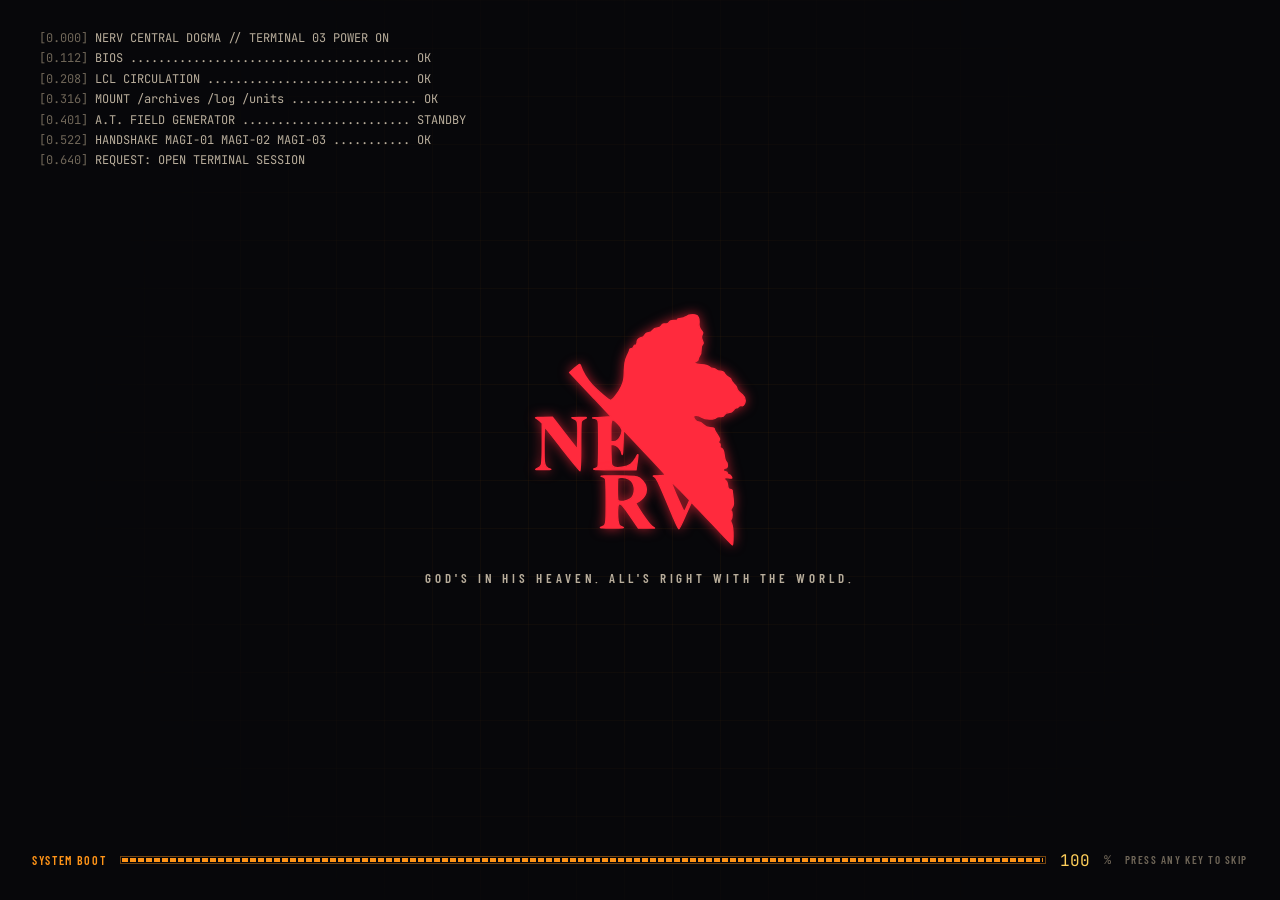
<file: archives/category/系统日志/index.html>
<!DOCTYPE html><html data-astro-transition-scope="astro-gyrtbwwo-1" lang="zh-CN" data-theme="magi" data-fx="full"> <head><meta charset="utf-8"><meta name="viewport" content="width=device-width, initial-scale=1, viewport-fit=cover"><script>
  (function () {
    var THEMES = ["magi", "unit01", "unit02", "angel"];
    var FX = ["full", "low", "off"];
    function state() {
      var t = null, f = null;
      try {
        t = localStorage.getItem("nerv:theme");
        f = localStorage.getItem("nerv:fx");
        if (sessionStorage.getItem("nerv:angel") === "1") t = "angel";
      } catch (e) {}
      if (THEMES.indexOf(t) < 0) t = "magi";
      if (FX.indexOf(f) < 0) {
        var reduce = matchMedia("(prefers-reduced-motion: reduce)").matches;
        var coarse = matchMedia("(pointer: coarse)").matches;
        f = reduce || coarse ? "low" : "full";
      }
      return { t: t, f: f };
    }
    function apply(doc) {
      var s = state();
      doc.documentElement.dataset.theme = s.t;
      doc.documentElement.dataset.fx = s.f;
    }
    apply(document);
    // boot sequence: hide the shell before first paint (once per session)
    try {
      if (document.documentElement.dataset.fx !== "off" && !sessionStorage.getItem("nerv:booted")) {
        document.documentElement.classList.add("booting");
        // safety net if the boot script never runs
        setTimeout(function () {
          if (!sessionStorage.getItem("nerv:booted")) document.documentElement.classList.remove("booting");
        }, 6000);
      }
    } catch (e) {}
    document.addEventListener("astro:before-swap", function (e) {
      apply(e.newDocument);
      // root attributes are replaced on swap: carry over runtime capability classes
      ["has-webgl", "has-crosshair"].forEach(function (c) {
        if (document.documentElement.classList.contains(c)) e.newDocument.documentElement.classList.add(c);
      });
    });
  })();
</script><title>系统日志 // NERV-BASE</title><meta name="description" content="分类「系统日志」下的全部档案。"><link rel="canonical" href="https://nerv-base.com/archives/category/%E7%B3%BB%E7%BB%9F%E6%97%A5%E5%BF%97/"><meta name="theme-color" content="#07070a"><meta name="color-scheme" content="dark"><meta name="generator" content="Astro v7.4.2"><link rel="icon" href="/favicon.svg" type="image/svg+xml"><link rel="apple-touch-icon" href="/apple-touch-icon.png"><link rel="alternate" type="application/rss+xml" title="NERV-BASE" href="/rss.xml"><link rel="sitemap" href="/sitemap-index.xml"><meta property="og:site_name" content="NERV-BASE"><meta property="og:title" content="系统日志"><meta property="og:description" content="分类「系统日志」下的全部档案。"><meta property="og:type" content="website"><meta property="og:url" content="https://nerv-base.com/archives/category/%E7%B3%BB%E7%BB%9F%E6%97%A5%E5%BF%97/"><meta property="og:image" content="https://nerv-base.com/og/default.png"><meta property="og:image:width" content="1200"><meta property="og:image:height" content="630"><meta property="og:locale" content="zh_CN"><meta name="twitter:card" content="summary_large_image"><meta name="twitter:image" content="https://nerv-base.com/og/default.png"><link rel="preload" href="/fonts/eva-ming.076a8bb2.woff2" as="font" type="font/woff2" crossorigin> <style>@font-face{font-family:"EvaMing";src:url("/fonts/eva-ming.076a8bb2.woff2") format("woff2");font-weight:100 900;font-style:normal;font-display:swap;}</style><script defer src="https://umami.nerv-base.com/script.js" data-website-id="9819e1de-2ad7-4efb-9c79-26a27632ddd4" data-domains="nerv-base.com"></script><meta name="astro-view-transitions-enabled" content="true"> <meta name="astro-view-transitions-fallback" content="animate"><script type="module" src="/_astro/ClientRouter.astro_astro_type_script_index_0_lang.Cl372-C-.js"></script><link rel="stylesheet" href="/_astro/Base.BoJgZ5zO.css"><link rel="stylesheet" href="/_astro/code999.D8M2jxet.css"><link rel="stylesheet" href="/_astro/waline.vwYoXT3E.css"><script type="module" src="/_astro/page.DPstRSKW.js"></script><style>[data-astro-transition-scope="astro-gyrtbwwo-1"] { view-transition-name: astro-gyrtbwwo-1; }@layer astro { ::view-transition-old(astro-gyrtbwwo-1) { animation: none; opacity: 0; mix-blend-mode: normal; }::view-transition-new(astro-gyrtbwwo-1) { animation: none; mix-blend-mode: normal; }::view-transition-group(astro-gyrtbwwo-1) { animation: none } }[data-astro-transition-fallback="old"] [data-astro-transition-scope="astro-gyrtbwwo-1"],
			[data-astro-transition-fallback="old"][data-astro-transition-scope="astro-gyrtbwwo-1"] { animation: none; mix-blend-mode: normal; }[data-astro-transition-fallback="new"] [data-astro-transition-scope="astro-gyrtbwwo-1"],
			[data-astro-transition-fallback="new"][data-astro-transition-scope="astro-gyrtbwwo-1"] { animation: none; mix-blend-mode: normal; }</style><style>[data-astro-transition-scope="astro-iywf7oe7-2"] { view-transition-name: stage; }@layer astro { ::view-transition-old(stage) { 
	animation-duration: 110ms;
	animation-timing-function: steps(2, end);
	animation-fill-mode: both;
	animation-name: nerv-sig-out; }::view-transition-new(stage) { 
	animation-duration: 460ms;
	animation-timing-function: cubic-bezier(0.16, 1, 0.3, 1);
	animation-fill-mode: both;
	animation-name: nerv-sig-in; }[data-astro-transition=back]::view-transition-old(stage) { 
	animation-duration: 110ms;
	animation-timing-function: steps(2, end);
	animation-fill-mode: both;
	animation-name: nerv-sig-out; }[data-astro-transition=back]::view-transition-new(stage) { 
	animation-duration: 460ms;
	animation-timing-function: cubic-bezier(0.16, 1, 0.3, 1);
	animation-fill-mode: both;
	animation-name: nerv-sig-in-back; } }[data-astro-transition-fallback="old"] [data-astro-transition-scope="astro-iywf7oe7-2"],
			[data-astro-transition-fallback="old"][data-astro-transition-scope="astro-iywf7oe7-2"] { 
	animation-duration: 110ms;
	animation-timing-function: steps(2, end);
	animation-fill-mode: both;
	animation-name: nerv-sig-out; }[data-astro-transition-fallback="new"] [data-astro-transition-scope="astro-iywf7oe7-2"],
			[data-astro-transition-fallback="new"][data-astro-transition-scope="astro-iywf7oe7-2"] { 
	animation-duration: 460ms;
	animation-timing-function: cubic-bezier(0.16, 1, 0.3, 1);
	animation-fill-mode: both;
	animation-name: nerv-sig-in; }[data-astro-transition=back][data-astro-transition-fallback="old"] [data-astro-transition-scope="astro-iywf7oe7-2"],
			[data-astro-transition=back][data-astro-transition-fallback="old"][data-astro-transition-scope="astro-iywf7oe7-2"] { 
	animation-duration: 110ms;
	animation-timing-function: steps(2, end);
	animation-fill-mode: both;
	animation-name: nerv-sig-out; }[data-astro-transition=back][data-astro-transition-fallback="new"] [data-astro-transition-scope="astro-iywf7oe7-2"],
			[data-astro-transition=back][data-astro-transition-fallback="new"][data-astro-transition-scope="astro-iywf7oe7-2"] { 
	animation-duration: 460ms;
	animation-timing-function: cubic-bezier(0.16, 1, 0.3, 1);
	animation-fill-mode: both;
	animation-name: nerv-sig-in-back; }</style></head> <body data-variant="default"> <a class="skip-link" href="#main">跳到正文 / SKIP</a> <canvas data-astro-transition-persist="hexfield" id="hexfield" class="hexfield" aria-hidden="true"></canvas> <div class="hex-fallback" aria-hidden="true"></div> <div data-astro-transition-persist="crt" class="crt" aria-hidden="true"><i class="crt-noise"></i></div> <div class="shell"> <header data-astro-transition-persist="statusbar" class="statusbar" data-astro-cid-nuzon3mj> <a class="sb-brand" href="/" aria-label="NERV-BASE 首页" data-lock data-astro-cid-nuzon3mj> <svg class="nerv-logo sb-logo" viewBox="52 12 234 254" role="img" aria-label="NERV" xmlns="http://www.w3.org/2000/svg" data-astro-cid-7beclvjf> <title>NERV</title> <g class="emblem" data-astro-cid-7beclvjf> <path d="M218.0 18.0C216.6 19.1 214.0 20.0 212.3 20.0C210.5 20.0 209.0 20.4 209.0 21.0C209.0 21.5 207.2 22.0 205.0 22.0C202.0 22.0 200.8 22.5 199.9 24.1C199.1 25.7 198.1 26.1 195.8 25.8C193.4 25.4 192.6 25.8 191.7 27.7C190.9 29.4 189.9 30.0 187.4 30.0C184.9 30.0 183.6 30.7 182.4 32.5C181.3 34.2 179.8 35.0 178.1 35.0C176.2 35.0 174.9 35.8 174.0 37.5C173.3 38.9 172.0 40.0 171.1 40.0C168.8 40.1 166.0 42.4 166.0 44.3C166.0 46.9 164.9 49.0 163.8 48.4C163.3 48.1 162.6 48.7 162.3 49.9C162.0 51.1 161.0 52.0 159.9 52.0C158.8 52.0 158.0 52.5 158.0 53.2C158.0 53.8 156.8 56.8 155.3 59.9C152.9 64.8 152.5 66.9 152.3 75.9C152.1 85.1 151.7 87.1 149.1 92.6C146.3 98.7 139.7 107.0 137.8 107.0C136.1 107.0 124.5 97.3 118.2 90.6C113.0 85.0 107.8 76.3 105.6 69.7C105.1 68.1 104.3 68.5 99.5 72.7L94.1 77.5L98.9 82.5C101.5 85.2 111.5 95.8 121.1 106.0L138.5 124.5L127.5 125.1C121.4 125.4 117.5 125.7 118.8 125.8C120.1 125.9 122.0 126.5 123.1 127.0C124.9 128.0 125.0 129.4 125.0 152.3C125.0 165.6 124.6 177.1 124.1 177.8C123.6 178.6 121.7 179.6 119.9 180.0C117.9 180.5 126.2 180.8 140.6 180.9L164.8 181.0L165.9 173.5C167.4 163.2 167.3 162.8 164.5 168.2C163.1 170.7 160.7 173.8 159.0 175.0C154.9 177.9 144.8 179.5 141.2 177.8C138.5 176.5 138.5 176.3 138.2 165.2L137.9 154.0L140.5 154.0C144.1 154.0 148.7 158.8 149.7 163.6C150.3 166.6 150.6 164.1 151.0 153.0L151.5 138.6L173.5 161.9C185.6 174.7 195.7 185.6 195.8 186.1C196.0 186.6 192.9 187.0 188.8 187.1C183.3 187.1 182.1 187.4 183.8 188.0C186.4 189.1 188.3 193.0 201.1 223.7C205.7 234.9 209.9 243.9 210.3 243.7C210.8 243.6 213.9 237.3 217.2 229.7C220.6 222.2 223.6 216.0 223.9 216.0C224.3 216.0 234.0 226.0 245.5 238.2C257.0 250.5 266.7 260.6 267.2 260.8C267.6 261.0 268.0 256.7 268.0 251.2C268.0 244.1 267.5 240.4 266.4 238.1C265.2 235.7 265.1 234.5 265.9 233.7C267.3 232.3 267.4 225.3 266.0 224.5C265.4 224.1 265.7 222.8 266.9 221.2C268.6 218.8 268.7 217.6 268.0 211.0C267.5 206.9 267.1 203.2 267.0 202.8C267.0 202.4 266.0 202.0 264.8 201.8C262.9 201.6 262.4 200.8 262.2 197.5C262.0 195.3 261.2 193.1 260.4 192.7C259.6 192.3 259.0 191.2 259.0 190.4C259.0 189.1 259.8 189.0 263.1 189.5C267.0 190.2 267.1 190.1 266.1 188.1C265.4 186.9 264.3 186.0 263.5 186.0C262.7 186.0 262.0 185.4 262.0 184.6C262.0 183.8 261.0 183.0 259.8 182.8C258.5 182.6 257.5 181.8 257.5 181.0C257.5 180.2 258.5 179.4 259.8 179.2C261.5 178.9 262.0 178.2 262.0 176.1C262.0 174.5 261.4 172.7 260.6 172.1C259.8 171.4 258.9 168.2 258.5 164.8C257.9 160.0 257.4 158.7 255.8 158.2C254.4 157.9 253.9 157.1 254.3 155.4C254.5 154.0 254.1 152.9 253.3 152.6C252.2 152.2 252.2 151.7 253.1 150.1C254.2 148.5 253.8 147.5 251.2 143.4C249.4 140.8 248.0 138.1 248.0 137.3C248.0 136.4 246.6 136.0 243.7 136.0C240.2 136.0 238.8 135.4 236.5 133.0C234.9 131.3 232.6 130.0 231.4 130.0C229.1 130.0 226.0 126.7 226.0 124.3C226.0 122.3 231.1 122.8 234.5 125.0C238.4 127.6 248.1 127.8 250.1 125.4C251.0 124.3 252.4 124.0 254.6 124.3C257.2 124.7 257.9 124.4 258.9 122.4C259.7 120.5 260.7 120.0 263.4 120.0C265.9 120.0 267.2 119.4 268.4 117.5C269.3 116.1 270.7 115.0 271.4 115.0C272.1 115.0 273.3 114.4 273.9 113.6C274.6 112.8 275.9 112.4 277.0 112.7C278.4 113.1 279.3 112.5 280.1 110.7C281.6 107.5 280.6 103.5 277.7 100.9C276.5 99.8 274.7 98.2 273.8 97.3C272.8 96.4 272.0 94.9 272.0 94.0C272.0 93.1 270.7 91.1 269.0 89.5C267.4 87.9 266.0 86.0 266.0 85.3C266.0 84.6 264.7 83.4 263.2 82.6C261.7 81.8 259.8 80.0 259.0 78.6C258.0 76.6 256.9 76.0 254.5 76.0C252.7 76.0 250.7 75.3 250.0 74.5C249.3 73.7 247.8 73.0 246.7 73.0C245.6 73.0 243.8 72.2 242.7 71.2C241.4 70.1 238.5 69.3 233.9 69.0C226.7 68.5 224.9 67.2 228.8 65.5C230.0 65.0 231.0 63.8 231.0 63.0C231.0 62.1 231.7 60.5 232.5 59.4C233.3 58.4 234.0 55.5 234.0 53.1C234.0 50.5 234.6 48.3 235.5 47.6C236.8 46.6 236.7 46.1 235.3 43.2C234.0 40.4 233.9 39.5 235.0 37.4C236.2 35.2 236.1 34.7 233.8 32.2C231.7 29.9 231.4 28.8 231.8 25.1C232.0 22.6 231.7 19.8 230.9 18.4C229.9 16.4 228.9 16.0 225.1 16.0C222.1 16.0 219.6 16.7 218.0 18.0ZM145.8 132.3C150.4 137.0 150.8 139.1 148.5 144.7C146.6 149.1 144.4 150.9 140.8 151.0L138.0 151.0L138.0 139.5C138.0 126.0 138.8 125.2 145.8 132.3ZM219.3 218.8C218.0 222.0 216.5 224.8 216.1 225.3C215.5 225.9 204.0 199.9 202.3 194.0C202.1 193.2 206.3 197.2 211.8 202.8L221.8 213.2L219.3 218.8Z" data-astro-cid-7beclvjf></path><path d="M58.0 125.7C58.8 126.0 60.7 127.4 62.3 128.8L65.0 131.4L65.0 152.1C65.0 163.5 64.6 174.0 64.0 175.5C63.5 176.9 61.6 178.7 59.8 179.5C56.7 180.8 57.1 180.9 66.5 180.8C72.0 180.8 75.3 180.5 73.8 180.3C72.3 180.1 70.1 178.7 69.0 177.3C67.2 174.9 67.0 173.3 67.0 155.4C67.0 144.7 67.3 136.0 67.8 136.1C68.2 136.1 76.6 146.4 86.5 159.1C96.4 171.7 104.8 182.0 105.3 182.0C105.7 182.0 106.0 170.6 106.0 156.6C106.0 142.6 106.3 130.4 106.6 129.5C107.0 128.5 108.7 127.2 110.4 126.4C113.3 125.2 112.8 125.1 104.0 125.1C96.6 125.2 95.2 125.4 97.6 126.1C102.8 127.6 103.1 128.5 102.8 144.6L102.5 159.3L89.2 142.2L75.9 125.0L66.2 125.1C60.9 125.1 57.2 125.4 58.0 125.7Z" data-astro-cid-7beclvjf></path><path d="M127.9 188.0C129.7 188.4 131.6 189.4 132.1 190.2C132.6 190.9 133.0 202.1 133.0 215.1C133.0 240.7 133.1 240.2 127.3 242.0C125.5 242.5 129.5 242.8 139.0 242.9C151.5 242.9 153.0 242.7 150.0 241.7C146.8 240.6 146.5 240.1 145.7 235.0C145.3 232.0 145.1 226.8 145.2 223.5C145.5 218.4 145.8 217.5 147.5 217.2C149.1 217.0 151.5 219.8 158.4 230.0L167.3 243.0L175.9 243.0L184.5 242.9L181.8 240.9C178.2 238.2 163.4 216.7 164.8 216.2C168.0 215.2 172.7 211.1 174.3 208.0C177.5 201.7 175.3 194.6 168.6 189.6C166.1 187.7 164.3 187.5 145.2 187.3C132.4 187.2 125.8 187.4 127.9 188.0ZM156.6 190.5C162.1 192.8 164.5 200.5 161.9 207.8C160.5 211.8 157.7 213.5 151.4 214.4C147.2 214.9 146.1 214.7 145.6 213.4C144.8 211.3 144.8 190.5 145.7 189.7C146.8 188.5 152.9 188.9 156.6 190.5Z" data-astro-cid-7beclvjf></path> </g>  </svg> <span class="sb-name hud" data-astro-cid-nuzon3mj>NERV-BASE</span> </a> <div class="sb-path mono" aria-label="当前位置" data-astro-cid-nuzon3mj> <span class="dim" data-astro-cid-nuzon3mj>MAGI://</span><span class="sb-path-text" data-decode="420" data-astro-cid-nuzon3mj>ARCHIVES/CATEGORY/系统日志</span><span class="blink" data-astro-cid-nuzon3mj>_</span> </div> <dl class="sb-gauges" aria-label="系统状态" data-astro-cid-nuzon3mj> <div class="sb-g" data-astro-cid-nuzon3mj> <dt data-astro-cid-nuzon3mj>SYNC</dt> <dd class="mono" data-hud="sync" data-astro-cid-nuzon3mj>41.3%</dd> </div> <div class="sb-g" data-astro-cid-nuzon3mj> <dt data-astro-cid-nuzon3mj>ACTIVE</dt> <dd class="mono" data-hud="online" data-astro-cid-nuzon3mj>--</dd> </div> <div class="sb-g sb-alert" data-astro-cid-nuzon3mj> <dt data-astro-cid-nuzon3mj>ALERT</dt> <dd class="mono" data-hud="alert" data-astro-cid-nuzon3mj>GREEN</dd> </div> <div class="sb-g sb-clock" data-astro-cid-nuzon3mj> <dt data-astro-cid-nuzon3mj>UTC+8</dt> <dd class="mono" data-hud="clock" data-astro-cid-nuzon3mj>--:--:--</dd> </div> </dl> <div class="sb-ctrl" data-astro-cid-nuzon3mj> <button class="sb-btn hud" type="button" data-action="fx" aria-label="切换特效强度" title="特效强度 FULL / LOW / OFF" data-astro-cid-nuzon3mj>
FX:<b data-hud="fx" data-astro-cid-nuzon3mj>FULL</b> </button> <div class="sb-themes" role="radiogroup" aria-label="配色" data-astro-cid-nuzon3mj> <button class="sb-theme" type="button" role="radio" data-theme-btn="magi" aria-label="MAGI 琥珀 / 警报红" title="MAGI — 琥珀 / 警报红" data-astro-cid-nuzon3mj> <i data-astro-cid-nuzon3mj></i> </button><button class="sb-theme" type="button" role="radio" data-theme-btn="unit01" aria-label="UNIT-01 初号机 紫 / 荧光绿" title="UNIT-01 — 初号机 紫 / 荧光绿" data-astro-cid-nuzon3mj> <i data-astro-cid-nuzon3mj></i> </button><button class="sb-theme" type="button" role="radio" data-theme-btn="unit02" aria-label="UNIT-02 二号机 红 / 橙" title="UNIT-02 — 二号机 红 / 橙" data-astro-cid-nuzon3mj> <i data-astro-cid-nuzon3mj></i> </button> </div> <button class="sb-btn hud" type="button" data-action="console" aria-label="打开命令控制台" title="控制台 ( ` / Ctrl+K )" data-astro-cid-nuzon3mj> <span aria-hidden="true" data-astro-cid-nuzon3mj>&gt;_</span><kbd data-astro-cid-nuzon3mj>`</kbd> </button> </div> </header> <nav class="rail" aria-label="主导航" data-astro-cid-zh2wcfwb> <div class="rail-head hud" data-astro-cid-zh2wcfwb> <span data-astro-cid-zh2wcfwb>SECTOR</span><span class="dim" data-astro-cid-zh2wcfwb>// GEOFRONT</span> </div> <ul class="rail-list" data-astro-cid-zh2wcfwb> <li data-astro-cid-zh2wcfwb> <a class="rail-item" href="/" data-astro-cid-zh2wcfwb> <span class="ri-code mono" data-astro-cid-zh2wcfwb>00</span> <span class="ri-text" data-astro-cid-zh2wcfwb> <span class="ri-label" data-astro-cid-zh2wcfwb>中央作战室</span> <span class="ri-en hud" data-decode-hover data-astro-cid-zh2wcfwb>CENTRAL DOGMA</span> </span> <span class="ri-mark" aria-hidden="true" data-astro-cid-zh2wcfwb></span> </a> </li><li data-astro-cid-zh2wcfwb> <a class="rail-item active" href="/archives/" aria-current="page" data-astro-cid-zh2wcfwb> <span class="ri-code mono" data-astro-cid-zh2wcfwb>01</span> <span class="ri-text" data-astro-cid-zh2wcfwb> <span class="ri-label" data-astro-cid-zh2wcfwb>机密档案</span> <span class="ri-en hud" data-decode-hover data-astro-cid-zh2wcfwb>ARCHIVES</span> </span> <span class="ri-mark" aria-hidden="true" data-astro-cid-zh2wcfwb></span> </a> </li><li data-astro-cid-zh2wcfwb> <a class="rail-item" href="/log/" data-astro-cid-zh2wcfwb> <span class="ri-code mono" data-astro-cid-zh2wcfwb>02</span> <span class="ri-text" data-astro-cid-zh2wcfwb> <span class="ri-label" data-astro-cid-zh2wcfwb>工作日志</span> <span class="ri-en hud" data-decode-hover data-astro-cid-zh2wcfwb>LOG</span> </span> <span class="ri-mark" aria-hidden="true" data-astro-cid-zh2wcfwb></span> </a> </li><li data-astro-cid-zh2wcfwb> <a class="rail-item" href="/units/" data-astro-cid-zh2wcfwb> <span class="ri-code mono" data-astro-cid-zh2wcfwb>03</span> <span class="ri-text" data-astro-cid-zh2wcfwb> <span class="ri-label" data-astro-cid-zh2wcfwb>机体档案</span> <span class="ri-en hud" data-decode-hover data-astro-cid-zh2wcfwb>UNITS</span> </span> <span class="ri-mark" aria-hidden="true" data-astro-cid-zh2wcfwb></span> </a> </li><li data-astro-cid-zh2wcfwb> <a class="rail-item" href="/pilot/" data-astro-cid-zh2wcfwb> <span class="ri-code mono" data-astro-cid-zh2wcfwb>04</span> <span class="ri-text" data-astro-cid-zh2wcfwb> <span class="ri-label" data-astro-cid-zh2wcfwb>驾驶员</span> <span class="ri-en hud" data-decode-hover data-astro-cid-zh2wcfwb>PILOT</span> </span> <span class="ri-mark" aria-hidden="true" data-astro-cid-zh2wcfwb></span> </a> </li><li data-astro-cid-zh2wcfwb> <a class="rail-item" href="/branches/" data-astro-cid-zh2wcfwb> <span class="ri-code mono" data-astro-cid-zh2wcfwb>05</span> <span class="ri-text" data-astro-cid-zh2wcfwb> <span class="ri-label" data-astro-cid-zh2wcfwb>各国支部</span> <span class="ri-en hud" data-decode-hover data-astro-cid-zh2wcfwb>BRANCHES</span> </span> <span class="ri-mark" aria-hidden="true" data-astro-cid-zh2wcfwb></span> </a> </li> </ul> <div class="rail-foot" data-astro-cid-zh2wcfwb> <div class="stripes" aria-hidden="true" data-astro-cid-zh2wcfwb></div> <dl class="rail-stats" data-astro-cid-zh2wcfwb> <div data-astro-cid-zh2wcfwb><dt class="hud" data-astro-cid-zh2wcfwb>UPTIME</dt><dd class="mono" data-hud="uptime" data-since="2026-10-23T17:37:57+08:00" data-astro-cid-zh2wcfwb>--</dd></div> <div data-astro-cid-zh2wcfwb><dt class="hud" data-astro-cid-zh2wcfwb>TODAY</dt><dd class="mono" data-hud="today" data-astro-cid-zh2wcfwb>--</dd></div> <div data-astro-cid-zh2wcfwb><dt class="hud" data-astro-cid-zh2wcfwb>TOTAL</dt><dd class="mono" data-hud="total" data-astro-cid-zh2wcfwb>--</dd></div> </dl> <div class="rail-links hud" data-astro-cid-zh2wcfwb> <a href="/rss.xml" data-astro-reload data-astro-cid-zh2wcfwb>RSS</a> <a href="https://github.com/zzstar101" target="_blank" rel="noopener" data-astro-cid-zh2wcfwb>GITHUB</a> <a href="/search/" data-astro-cid-zh2wcfwb>SEARCH</a> </div> <p class="rail-motto jp" data-astro-cid-zh2wcfwb>人類補完計画</p> </div> </nav> <div data-astro-transition-scope="astro-iywf7oe7-2" class="stage"> <main id="main" class="main" data-path="ARCHIVES/CATEGORY/系统日志" tabindex="-1">  <header class="sec-head panel"> <div class="sh-top"> <span class="label">SECTOR 01 // ARCHIVES</span>  <span class="chip info"><span>DOCS 001</span></span> <span class="chip alert">CAT: 系统日志</span> </div> <h1 class="eva-title" data-decode="700">系统日志</h1> <p class="sh-desc">分类「系统日志」下的全部档案。</p>  <span class="sh-jp jp" aria-hidden="true">機密文書保管庫</span> <span class="sh-big" aria-hidden="true">01</span> <div class="stripes" aria-hidden="true"></div> </header> <nav class="filters" aria-label="分类"> <span class="label">CATEGORY</span> <a class="chip" href="/archives/">
全部 <span class="n">1</span> </a> <a class="chip" href="/archives/category/系统日志/"> 系统日志 <span class="n">1</span> </a> </nav> <nav class="filters" aria-label="标签"> <span class="label">TAGS</span> <a class="chip info" href="/archives/tag/astro/">
#Astro <span class="n">1</span> </a><a class="chip info" href="/archives/tag/设计系统/">
#设计系统 <span class="n">1</span> </a><a class="chip info" href="/archives/tag/部署/">
#部署 <span class="n">1</span> </a> </nav><section class="year-group" aria-label="2026 年"> <h2 class="year-head"> 2026 <small>1 FILES</small> </h2> <ul class="dossiers"> <li> <a class="dossier panel" href="/archives/magi-reboot/"> <div class="d-meta"> <span class="d-no">DOC-2026-0001</span> <time datetime="2026-10-23T04:00:00.000Z">2026.10.23</time> </div> <div class="d-main"> <h3 class="d-title"> MAGI 重启：NERV-BASE 重建报告 <span class="fresh" title="新档案">可決</span> </h3> <p class="d-desc">旧终端（Halo）已完全退役。本档案记录新终端的架构、部署链路与界面规范。</p> </div> <div class="d-side"> <span class="chip">系统日志</span> <span class="lvl" title="密级 LEVEL-2" aria-label="密级 2"> <i class="on"></i><i class="on"></i><i></i><i></i><i></i> </span> <span class="mono">2 MIN</span> </div> </a> </li> </ul> </section> </main>  </div> </div> <div data-astro-transition-persist="ticker" class="ticker" aria-hidden="true" data-astro-cid-dja5l63r> <span class="tk-tag hud" data-astro-cid-dja5l63r>MAGI//FEED</span> <div class="tk-track" data-astro-cid-dja5l63r> <div class="tk-run" data-astro-cid-dja5l63r> <span class="tk-seq" data-astro-cid-dja5l63r> <span class="tk-item" data-astro-cid-dja5l63r> <i data-astro-cid-dja5l63r>◆</i> MAGI SYSTEM NOMINAL </span><span class="tk-item" data-astro-cid-dja5l63r> <i data-astro-cid-dja5l63r>◆</i> MELCHIOR-1 · BALTHASAR-2 · CASPER-3 :: 3/3 ONLINE </span><span class="tk-item" data-astro-cid-dja5l63r> <i data-astro-cid-dja5l63r>◆</i> TERMINAL DOGMA ACCESS RESTRICTED </span><span class="tk-item" data-astro-cid-dja5l63r> <i data-astro-cid-dja5l63r>◆</i> 第3新東京市 迎撃システム 稼働中 </span><span class="tk-item" data-astro-cid-dja5l63r> <i data-astro-cid-dja5l63r>◆</i> PATTERN BLUE NOT DETECTED </span><span class="tk-item" data-astro-cid-dja5l63r> <i data-astro-cid-dja5l63r>◆</i> LCL PURITY 99.89% </span><span class="tk-item" data-astro-cid-dja5l63r> <i data-astro-cid-dja5l63r>◆</i> PRESS [`] TO OPEN CONSOLE </span><span class="tk-item" data-astro-cid-dja5l63r> <i data-astro-cid-dja5l63r>◆</i> ALL&#39;S RIGHT WITH THE WORLD </span> <span class="tk-item tk-live" data-astro-cid-dja5l63r> <i data-astro-cid-dja5l63r>◆</i>
LAST SYNC <b data-hud="ts" data-astro-cid-dja5l63r>--:--</b> </span> </span><span class="tk-seq" data-astro-cid-dja5l63r> <span class="tk-item" data-astro-cid-dja5l63r> <i data-astro-cid-dja5l63r>◆</i> MAGI SYSTEM NOMINAL </span><span class="tk-item" data-astro-cid-dja5l63r> <i data-astro-cid-dja5l63r>◆</i> MELCHIOR-1 · BALTHASAR-2 · CASPER-3 :: 3/3 ONLINE </span><span class="tk-item" data-astro-cid-dja5l63r> <i data-astro-cid-dja5l63r>◆</i> TERMINAL DOGMA ACCESS RESTRICTED </span><span class="tk-item" data-astro-cid-dja5l63r> <i data-astro-cid-dja5l63r>◆</i> 第3新東京市 迎撃システム 稼働中 </span><span class="tk-item" data-astro-cid-dja5l63r> <i data-astro-cid-dja5l63r>◆</i> PATTERN BLUE NOT DETECTED </span><span class="tk-item" data-astro-cid-dja5l63r> <i data-astro-cid-dja5l63r>◆</i> LCL PURITY 99.89% </span><span class="tk-item" data-astro-cid-dja5l63r> <i data-astro-cid-dja5l63r>◆</i> PRESS [`] TO OPEN CONSOLE </span><span class="tk-item" data-astro-cid-dja5l63r> <i data-astro-cid-dja5l63r>◆</i> ALL&#39;S RIGHT WITH THE WORLD </span> <span class="tk-item tk-live" data-astro-cid-dja5l63r> <i data-astro-cid-dja5l63r>◆</i>
LAST SYNC <b data-hud="ts" data-astro-cid-dja5l63r>--:--</b> </span> </span> </div> </div> <span class="tk-tag tk-ver mono" data-astro-cid-dja5l63r>v3.0.1</span> </div> <div data-astro-transition-persist="glitch-overlay" class="glitch-overlay" id="glitch-overlay" aria-hidden="true"> <div class="bars"><i></i><i></i><i></i><i></i><i></i><i></i><i></i><i></i><i></i></div> <span class="tag">SIGNAL INTERRUPT</span> </div> <div data-astro-transition-persist="console" class="con" id="console" hidden data-astro-cid-s2q7kea5> <div class="con-backdrop" data-con-close data-astro-cid-s2q7kea5></div> <div class="con-win panel" role="dialog" aria-modal="true" aria-labelledby="con-title" data-astro-cid-s2q7kea5> <div class="panel-head con-head" data-astro-cid-s2q7kea5> <span class="label" id="con-title" data-astro-cid-s2q7kea5>MAGI // COMMAND CONSOLE</span> <span class="hud dim con-hint" data-astro-cid-s2q7kea5>ESC 关闭 · ↑↓ 选择 · ENTER 执行 · 输入 help</span> <button class="con-x hud" type="button" data-con-close aria-label="关闭控制台" data-astro-cid-s2q7kea5>×</button> </div> <div class="con-body" data-astro-cid-s2q7kea5> <ol class="con-log mono" aria-live="polite" data-astro-cid-s2q7kea5></ol> <ul class="con-results" role="listbox" aria-label="搜索结果" data-astro-cid-s2q7kea5></ul> </div> <form class="con-form mono" autocomplete="off" data-astro-cid-s2q7kea5> <label for="con-input" class="con-prompt" data-astro-cid-s2q7kea5>MAGI@nerv-base:~$</label> <input id="con-input" class="con-input" type="text" spellcheck="false" autocapitalize="off" placeholder="搜索档案，或输入命令 (help)" aria-controls="con-results" data-astro-cid-s2q7kea5> </form> </div> </div> <div data-astro-transition-persist="crosshair" class="xh" id="crosshair" aria-hidden="true" data-astro-cid-77f7aqh2> <div class="xh-ring" data-astro-cid-77f7aqh2><i data-astro-cid-77f7aqh2></i><i data-astro-cid-77f7aqh2></i><i data-astro-cid-77f7aqh2></i><i data-astro-cid-77f7aqh2></i></div> <div class="xh-dot" data-astro-cid-77f7aqh2></div> <div class="xh-coord mono" data-astro-cid-77f7aqh2></div> </div> <div class="boot" id="boot" hidden aria-hidden="true" data-astro-cid-amujrzzi> <div class="boot-grid" data-astro-cid-amujrzzi></div> <div class="boot-term mono" data-astro-cid-amujrzzi> <p class="boot-line" data-astro-cid-amujrzzi> <span class="dim" data-astro-cid-amujrzzi>[0.000]</span> NERV CENTRAL DOGMA // TERMINAL 03 POWER ON </p><p class="boot-line" data-astro-cid-amujrzzi> <span class="dim" data-astro-cid-amujrzzi>[0.112]</span> BIOS ........................................ OK </p><p class="boot-line" data-astro-cid-amujrzzi> <span class="dim" data-astro-cid-amujrzzi>[0.208]</span> LCL CIRCULATION ............................. OK </p><p class="boot-line" data-astro-cid-amujrzzi> <span class="dim" data-astro-cid-amujrzzi>[0.316]</span> MOUNT /archives /log /units .................. OK </p><p class="boot-line" data-astro-cid-amujrzzi> <span class="dim" data-astro-cid-amujrzzi>[0.401]</span> A.T. FIELD GENERATOR ........................ STANDBY </p><p class="boot-line" data-astro-cid-amujrzzi> <span class="dim" data-astro-cid-amujrzzi>[0.522]</span> HANDSHAKE MAGI-01 MAGI-02 MAGI-03 ........... OK </p><p class="boot-line" data-astro-cid-amujrzzi> <span class="dim" data-astro-cid-amujrzzi>[0.640]</span> REQUEST: OPEN TERMINAL SESSION </p> </div> <div class="boot-center" data-astro-cid-amujrzzi> <div class="boot-magi" data-astro-cid-amujrzzi> <div class="boot-magi-unit" data-astro-cid-amujrzzi> <span class="hud bm-name" data-astro-cid-amujrzzi> MELCHIOR·1 </span> <span class="boot-verdict jp" data-astro-cid-amujrzzi>可決</span> </div><div class="boot-magi-unit" data-astro-cid-amujrzzi> <span class="hud bm-name" data-astro-cid-amujrzzi> BALTHASAR·2 </span> <span class="boot-verdict jp" data-astro-cid-amujrzzi>可決</span> </div><div class="boot-magi-unit" data-astro-cid-amujrzzi> <span class="hud bm-name" data-astro-cid-amujrzzi> CASPER·3 </span> <span class="boot-verdict jp" data-astro-cid-amujrzzi>可決</span> </div> </div> <svg class="boot-logo" viewBox="52 12 234 254" xmlns="http://www.w3.org/2000/svg" aria-hidden="true" data-astro-cid-amujrzzi> <path d="M218.0 18.0C216.6 19.1 214.0 20.0 212.3 20.0C210.5 20.0 209.0 20.4 209.0 21.0C209.0 21.5 207.2 22.0 205.0 22.0C202.0 22.0 200.8 22.5 199.9 24.1C199.1 25.7 198.1 26.1 195.8 25.8C193.4 25.4 192.6 25.8 191.7 27.7C190.9 29.4 189.9 30.0 187.4 30.0C184.9 30.0 183.6 30.7 182.4 32.5C181.3 34.2 179.8 35.0 178.1 35.0C176.2 35.0 174.9 35.8 174.0 37.5C173.3 38.9 172.0 40.0 171.1 40.0C168.8 40.1 166.0 42.4 166.0 44.3C166.0 46.9 164.9 49.0 163.8 48.4C163.3 48.1 162.6 48.7 162.3 49.9C162.0 51.1 161.0 52.0 159.9 52.0C158.8 52.0 158.0 52.5 158.0 53.2C158.0 53.8 156.8 56.8 155.3 59.9C152.9 64.8 152.5 66.9 152.3 75.9C152.1 85.1 151.7 87.1 149.1 92.6C146.3 98.7 139.7 107.0 137.8 107.0C136.1 107.0 124.5 97.3 118.2 90.6C113.0 85.0 107.8 76.3 105.6 69.7C105.1 68.1 104.3 68.5 99.5 72.7L94.1 77.5L98.9 82.5C101.5 85.2 111.5 95.8 121.1 106.0L138.5 124.5L127.5 125.1C121.4 125.4 117.5 125.7 118.8 125.8C120.1 125.9 122.0 126.5 123.1 127.0C124.9 128.0 125.0 129.4 125.0 152.3C125.0 165.6 124.6 177.1 124.1 177.8C123.6 178.6 121.7 179.6 119.9 180.0C117.9 180.5 126.2 180.8 140.6 180.9L164.8 181.0L165.9 173.5C167.4 163.2 167.3 162.8 164.5 168.2C163.1 170.7 160.7 173.8 159.0 175.0C154.9 177.9 144.8 179.5 141.2 177.8C138.5 176.5 138.5 176.3 138.2 165.2L137.9 154.0L140.5 154.0C144.1 154.0 148.7 158.8 149.7 163.6C150.3 166.6 150.6 164.1 151.0 153.0L151.5 138.6L173.5 161.9C185.6 174.7 195.7 185.6 195.8 186.1C196.0 186.6 192.9 187.0 188.8 187.1C183.3 187.1 182.1 187.4 183.8 188.0C186.4 189.1 188.3 193.0 201.1 223.7C205.7 234.9 209.9 243.9 210.3 243.7C210.8 243.6 213.9 237.3 217.2 229.7C220.6 222.2 223.6 216.0 223.9 216.0C224.3 216.0 234.0 226.0 245.5 238.2C257.0 250.5 266.7 260.6 267.2 260.8C267.6 261.0 268.0 256.7 268.0 251.2C268.0 244.1 267.5 240.4 266.4 238.1C265.2 235.7 265.1 234.5 265.9 233.7C267.3 232.3 267.4 225.3 266.0 224.5C265.4 224.1 265.7 222.8 266.9 221.2C268.6 218.8 268.7 217.6 268.0 211.0C267.5 206.9 267.1 203.2 267.0 202.8C267.0 202.4 266.0 202.0 264.8 201.8C262.9 201.6 262.4 200.8 262.2 197.5C262.0 195.3 261.2 193.1 260.4 192.7C259.6 192.3 259.0 191.2 259.0 190.4C259.0 189.1 259.8 189.0 263.1 189.5C267.0 190.2 267.1 190.1 266.1 188.1C265.4 186.9 264.3 186.0 263.5 186.0C262.7 186.0 262.0 185.4 262.0 184.6C262.0 183.8 261.0 183.0 259.8 182.8C258.5 182.6 257.5 181.8 257.5 181.0C257.5 180.2 258.5 179.4 259.8 179.2C261.5 178.9 262.0 178.2 262.0 176.1C262.0 174.5 261.4 172.7 260.6 172.1C259.8 171.4 258.9 168.2 258.5 164.8C257.9 160.0 257.4 158.7 255.8 158.2C254.4 157.9 253.9 157.1 254.3 155.4C254.5 154.0 254.1 152.9 253.3 152.6C252.2 152.2 252.2 151.7 253.1 150.1C254.2 148.5 253.8 147.5 251.2 143.4C249.4 140.8 248.0 138.1 248.0 137.3C248.0 136.4 246.6 136.0 243.7 136.0C240.2 136.0 238.8 135.4 236.5 133.0C234.9 131.3 232.6 130.0 231.4 130.0C229.1 130.0 226.0 126.7 226.0 124.3C226.0 122.3 231.1 122.8 234.5 125.0C238.4 127.6 248.1 127.8 250.1 125.4C251.0 124.3 252.4 124.0 254.6 124.3C257.2 124.7 257.9 124.4 258.9 122.4C259.7 120.5 260.7 120.0 263.4 120.0C265.9 120.0 267.2 119.4 268.4 117.5C269.3 116.1 270.7 115.0 271.4 115.0C272.1 115.0 273.3 114.4 273.9 113.6C274.6 112.8 275.9 112.4 277.0 112.7C278.4 113.1 279.3 112.5 280.1 110.7C281.6 107.5 280.6 103.5 277.7 100.9C276.5 99.8 274.7 98.2 273.8 97.3C272.8 96.4 272.0 94.9 272.0 94.0C272.0 93.1 270.7 91.1 269.0 89.5C267.4 87.9 266.0 86.0 266.0 85.3C266.0 84.6 264.7 83.4 263.2 82.6C261.7 81.8 259.8 80.0 259.0 78.6C258.0 76.6 256.9 76.0 254.5 76.0C252.7 76.0 250.7 75.3 250.0 74.5C249.3 73.7 247.8 73.0 246.7 73.0C245.6 73.0 243.8 72.2 242.7 71.2C241.4 70.1 238.5 69.3 233.9 69.0C226.7 68.5 224.9 67.2 228.8 65.5C230.0 65.0 231.0 63.8 231.0 63.0C231.0 62.1 231.7 60.5 232.5 59.4C233.3 58.4 234.0 55.5 234.0 53.1C234.0 50.5 234.6 48.3 235.5 47.6C236.8 46.6 236.7 46.1 235.3 43.2C234.0 40.4 233.9 39.5 235.0 37.4C236.2 35.2 236.1 34.7 233.8 32.2C231.7 29.9 231.4 28.8 231.8 25.1C232.0 22.6 231.7 19.8 230.9 18.4C229.9 16.4 228.9 16.0 225.1 16.0C222.1 16.0 219.6 16.7 218.0 18.0ZM145.8 132.3C150.4 137.0 150.8 139.1 148.5 144.7C146.6 149.1 144.4 150.9 140.8 151.0L138.0 151.0L138.0 139.5C138.0 126.0 138.8 125.2 145.8 132.3ZM219.3 218.8C218.0 222.0 216.5 224.8 216.1 225.3C215.5 225.9 204.0 199.9 202.3 194.0C202.1 193.2 206.3 197.2 211.8 202.8L221.8 213.2L219.3 218.8Z" data-astro-cid-amujrzzi></path><path d="M58.0 125.7C58.8 126.0 60.7 127.4 62.3 128.8L65.0 131.4L65.0 152.1C65.0 163.5 64.6 174.0 64.0 175.5C63.5 176.9 61.6 178.7 59.8 179.5C56.7 180.8 57.1 180.9 66.5 180.8C72.0 180.8 75.3 180.5 73.8 180.3C72.3 180.1 70.1 178.7 69.0 177.3C67.2 174.9 67.0 173.3 67.0 155.4C67.0 144.7 67.3 136.0 67.8 136.1C68.2 136.1 76.6 146.4 86.5 159.1C96.4 171.7 104.8 182.0 105.3 182.0C105.7 182.0 106.0 170.6 106.0 156.6C106.0 142.6 106.3 130.4 106.6 129.5C107.0 128.5 108.7 127.2 110.4 126.4C113.3 125.2 112.8 125.1 104.0 125.1C96.6 125.2 95.2 125.4 97.6 126.1C102.8 127.6 103.1 128.5 102.8 144.6L102.5 159.3L89.2 142.2L75.9 125.0L66.2 125.1C60.9 125.1 57.2 125.4 58.0 125.7Z" data-astro-cid-amujrzzi></path><path d="M127.9 188.0C129.7 188.4 131.6 189.4 132.1 190.2C132.6 190.9 133.0 202.1 133.0 215.1C133.0 240.7 133.1 240.2 127.3 242.0C125.5 242.5 129.5 242.8 139.0 242.9C151.5 242.9 153.0 242.7 150.0 241.7C146.8 240.6 146.5 240.1 145.7 235.0C145.3 232.0 145.1 226.8 145.2 223.5C145.5 218.4 145.8 217.5 147.5 217.2C149.1 217.0 151.5 219.8 158.4 230.0L167.3 243.0L175.9 243.0L184.5 242.9L181.8 240.9C178.2 238.2 163.4 216.7 164.8 216.2C168.0 215.2 172.7 211.1 174.3 208.0C177.5 201.7 175.3 194.6 168.6 189.6C166.1 187.7 164.3 187.5 145.2 187.3C132.4 187.2 125.8 187.4 127.9 188.0ZM156.6 190.5C162.1 192.8 164.5 200.5 161.9 207.8C160.5 211.8 157.7 213.5 151.4 214.4C147.2 214.9 146.1 214.7 145.6 213.4C144.8 211.3 144.8 190.5 145.7 189.7C146.8 188.5 152.9 188.9 156.6 190.5Z" data-astro-cid-amujrzzi></path> </svg> <p class="boot-motto hud" data-astro-cid-amujrzzi>GOD'S IN HIS HEAVEN. ALL'S RIGHT WITH THE WORLD.</p> </div> <div class="boot-foot" data-astro-cid-amujrzzi> <span class="hud" data-astro-cid-amujrzzi>SYSTEM BOOT</span> <div class="boot-progress" data-astro-cid-amujrzzi><i data-astro-cid-amujrzzi></i></div> <span class="boot-pct mono" data-astro-cid-amujrzzi>000</span><span class="mono dim" data-astro-cid-amujrzzi>%</span> <span class="hud dim boot-skip" data-astro-cid-amujrzzi>PRESS ANY KEY TO SKIP</span> </div> </div><script type="module" src="/_astro/Base.astro_astro_type_script_index_0_lang.B1hXZHwi.js"></script> </body> </html>
</file>
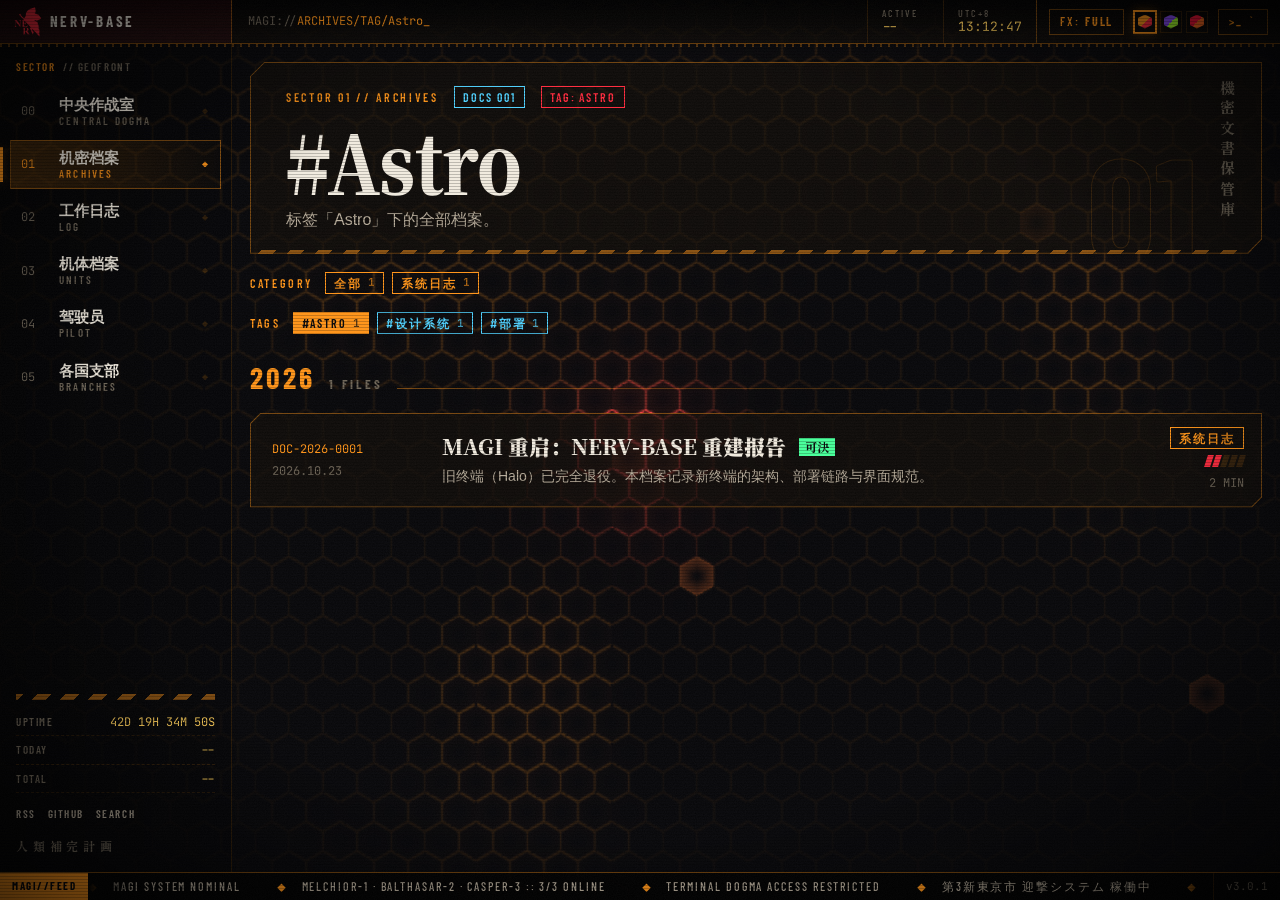
<file: archives/tag/astro/index.html>
<!DOCTYPE html><html data-astro-transition-scope="astro-gyrtbwwo-1" lang="zh-CN" data-theme="magi" data-fx="full"> <head><meta charset="utf-8"><meta name="viewport" content="width=device-width, initial-scale=1, viewport-fit=cover"><script>
  (function () {
    var THEMES = ["magi", "unit01", "unit02", "angel"];
    var FX = ["full", "low", "off"];
    function state() {
      var t = null, f = null;
      try {
        t = localStorage.getItem("nerv:theme");
        f = localStorage.getItem("nerv:fx");
        if (sessionStorage.getItem("nerv:angel") === "1") t = "angel";
      } catch (e) {}
      if (THEMES.indexOf(t) < 0) t = "magi";
      if (FX.indexOf(f) < 0) {
        var reduce = matchMedia("(prefers-reduced-motion: reduce)").matches;
        var coarse = matchMedia("(pointer: coarse)").matches;
        f = reduce || coarse ? "low" : "full";
      }
      return { t: t, f: f };
    }
    function apply(doc) {
      var s = state();
      doc.documentElement.dataset.theme = s.t;
      doc.documentElement.dataset.fx = s.f;
    }
    apply(document);
    // boot sequence: hide the shell before first paint (once per session)
    try {
      if (document.documentElement.dataset.fx !== "off" && !sessionStorage.getItem("nerv:booted")) {
        document.documentElement.classList.add("booting");
        // safety net if the boot script never runs
        setTimeout(function () {
          if (!sessionStorage.getItem("nerv:booted")) document.documentElement.classList.remove("booting");
        }, 6000);
      }
    } catch (e) {}
    document.addEventListener("astro:before-swap", function (e) {
      apply(e.newDocument);
      // root attributes are replaced on swap: carry over runtime capability classes
      ["has-webgl", "has-crosshair"].forEach(function (c) {
        if (document.documentElement.classList.contains(c)) e.newDocument.documentElement.classList.add(c);
      });
    });
  })();
</script><title>#Astro // NERV-BASE</title><meta name="description" content="标签「Astro」下的全部档案。"><link rel="canonical" href="https://nerv-base.com/archives/tag/astro/"><meta name="theme-color" content="#07070a"><meta name="color-scheme" content="dark"><meta name="generator" content="Astro v7.4.2"><link rel="icon" href="/favicon.svg" type="image/svg+xml"><link rel="apple-touch-icon" href="/apple-touch-icon.png"><link rel="alternate" type="application/rss+xml" title="NERV-BASE" href="/rss.xml"><link rel="sitemap" href="/sitemap-index.xml"><meta property="og:site_name" content="NERV-BASE"><meta property="og:title" content="#Astro"><meta property="og:description" content="标签「Astro」下的全部档案。"><meta property="og:type" content="website"><meta property="og:url" content="https://nerv-base.com/archives/tag/astro/"><meta property="og:image" content="https://nerv-base.com/og/default.png"><meta property="og:image:width" content="1200"><meta property="og:image:height" content="630"><meta property="og:locale" content="zh_CN"><meta name="twitter:card" content="summary_large_image"><meta name="twitter:image" content="https://nerv-base.com/og/default.png"><link rel="preload" href="/fonts/eva-ming.076a8bb2.woff2" as="font" type="font/woff2" crossorigin> <style>@font-face{font-family:"EvaMing";src:url("/fonts/eva-ming.076a8bb2.woff2") format("woff2");font-weight:100 900;font-style:normal;font-display:swap;}</style><script defer src="https://umami.nerv-base.com/script.js" data-website-id="9819e1de-2ad7-4efb-9c79-26a27632ddd4" data-domains="nerv-base.com"></script><meta name="astro-view-transitions-enabled" content="true"> <meta name="astro-view-transitions-fallback" content="animate"><script type="module" src="/_astro/ClientRouter.astro_astro_type_script_index_0_lang.Cl372-C-.js"></script><link rel="stylesheet" href="/_astro/Base.BoJgZ5zO.css"><link rel="stylesheet" href="/_astro/code999.D8M2jxet.css"><link rel="stylesheet" href="/_astro/waline.vwYoXT3E.css"><script type="module" src="/_astro/page.DPstRSKW.js"></script><style>[data-astro-transition-scope="astro-gyrtbwwo-1"] { view-transition-name: astro-gyrtbwwo-1; }@layer astro { ::view-transition-old(astro-gyrtbwwo-1) { animation: none; opacity: 0; mix-blend-mode: normal; }::view-transition-new(astro-gyrtbwwo-1) { animation: none; mix-blend-mode: normal; }::view-transition-group(astro-gyrtbwwo-1) { animation: none } }[data-astro-transition-fallback="old"] [data-astro-transition-scope="astro-gyrtbwwo-1"],
			[data-astro-transition-fallback="old"][data-astro-transition-scope="astro-gyrtbwwo-1"] { animation: none; mix-blend-mode: normal; }[data-astro-transition-fallback="new"] [data-astro-transition-scope="astro-gyrtbwwo-1"],
			[data-astro-transition-fallback="new"][data-astro-transition-scope="astro-gyrtbwwo-1"] { animation: none; mix-blend-mode: normal; }</style><style>[data-astro-transition-scope="astro-iywf7oe7-2"] { view-transition-name: stage; }@layer astro { ::view-transition-old(stage) { 
	animation-duration: 110ms;
	animation-timing-function: steps(2, end);
	animation-fill-mode: both;
	animation-name: nerv-sig-out; }::view-transition-new(stage) { 
	animation-duration: 460ms;
	animation-timing-function: cubic-bezier(0.16, 1, 0.3, 1);
	animation-fill-mode: both;
	animation-name: nerv-sig-in; }[data-astro-transition=back]::view-transition-old(stage) { 
	animation-duration: 110ms;
	animation-timing-function: steps(2, end);
	animation-fill-mode: both;
	animation-name: nerv-sig-out; }[data-astro-transition=back]::view-transition-new(stage) { 
	animation-duration: 460ms;
	animation-timing-function: cubic-bezier(0.16, 1, 0.3, 1);
	animation-fill-mode: both;
	animation-name: nerv-sig-in-back; } }[data-astro-transition-fallback="old"] [data-astro-transition-scope="astro-iywf7oe7-2"],
			[data-astro-transition-fallback="old"][data-astro-transition-scope="astro-iywf7oe7-2"] { 
	animation-duration: 110ms;
	animation-timing-function: steps(2, end);
	animation-fill-mode: both;
	animation-name: nerv-sig-out; }[data-astro-transition-fallback="new"] [data-astro-transition-scope="astro-iywf7oe7-2"],
			[data-astro-transition-fallback="new"][data-astro-transition-scope="astro-iywf7oe7-2"] { 
	animation-duration: 460ms;
	animation-timing-function: cubic-bezier(0.16, 1, 0.3, 1);
	animation-fill-mode: both;
	animation-name: nerv-sig-in; }[data-astro-transition=back][data-astro-transition-fallback="old"] [data-astro-transition-scope="astro-iywf7oe7-2"],
			[data-astro-transition=back][data-astro-transition-fallback="old"][data-astro-transition-scope="astro-iywf7oe7-2"] { 
	animation-duration: 110ms;
	animation-timing-function: steps(2, end);
	animation-fill-mode: both;
	animation-name: nerv-sig-out; }[data-astro-transition=back][data-astro-transition-fallback="new"] [data-astro-transition-scope="astro-iywf7oe7-2"],
			[data-astro-transition=back][data-astro-transition-fallback="new"][data-astro-transition-scope="astro-iywf7oe7-2"] { 
	animation-duration: 460ms;
	animation-timing-function: cubic-bezier(0.16, 1, 0.3, 1);
	animation-fill-mode: both;
	animation-name: nerv-sig-in-back; }</style></head> <body data-variant="default"> <a class="skip-link" href="#main">跳到正文 / SKIP</a> <canvas data-astro-transition-persist="hexfield" id="hexfield" class="hexfield" aria-hidden="true"></canvas> <div class="hex-fallback" aria-hidden="true"></div> <div data-astro-transition-persist="crt" class="crt" aria-hidden="true"><i class="crt-noise"></i></div> <div class="shell"> <header data-astro-transition-persist="statusbar" class="statusbar" data-astro-cid-nuzon3mj> <a class="sb-brand" href="/" aria-label="NERV-BASE 首页" data-lock data-astro-cid-nuzon3mj> <svg class="nerv-logo sb-logo" viewBox="52 12 234 254" role="img" aria-label="NERV" xmlns="http://www.w3.org/2000/svg" data-astro-cid-7beclvjf> <title>NERV</title> <g class="emblem" data-astro-cid-7beclvjf> <path d="M218.0 18.0C216.6 19.1 214.0 20.0 212.3 20.0C210.5 20.0 209.0 20.4 209.0 21.0C209.0 21.5 207.2 22.0 205.0 22.0C202.0 22.0 200.8 22.5 199.9 24.1C199.1 25.7 198.1 26.1 195.8 25.8C193.4 25.4 192.6 25.8 191.7 27.7C190.9 29.4 189.9 30.0 187.4 30.0C184.9 30.0 183.6 30.7 182.4 32.5C181.3 34.2 179.8 35.0 178.1 35.0C176.2 35.0 174.9 35.8 174.0 37.5C173.3 38.9 172.0 40.0 171.1 40.0C168.8 40.1 166.0 42.4 166.0 44.3C166.0 46.9 164.9 49.0 163.8 48.4C163.3 48.1 162.6 48.7 162.3 49.9C162.0 51.1 161.0 52.0 159.9 52.0C158.8 52.0 158.0 52.5 158.0 53.2C158.0 53.8 156.8 56.8 155.3 59.9C152.9 64.8 152.5 66.9 152.3 75.9C152.1 85.1 151.7 87.1 149.1 92.6C146.3 98.7 139.7 107.0 137.8 107.0C136.1 107.0 124.5 97.3 118.2 90.6C113.0 85.0 107.8 76.3 105.6 69.7C105.1 68.1 104.3 68.5 99.5 72.7L94.1 77.5L98.9 82.5C101.5 85.2 111.5 95.8 121.1 106.0L138.5 124.5L127.5 125.1C121.4 125.4 117.5 125.7 118.8 125.8C120.1 125.9 122.0 126.5 123.1 127.0C124.9 128.0 125.0 129.4 125.0 152.3C125.0 165.6 124.6 177.1 124.1 177.8C123.6 178.6 121.7 179.6 119.9 180.0C117.9 180.5 126.2 180.8 140.6 180.9L164.8 181.0L165.9 173.5C167.4 163.2 167.3 162.8 164.5 168.2C163.1 170.7 160.7 173.8 159.0 175.0C154.9 177.9 144.8 179.5 141.2 177.8C138.5 176.5 138.5 176.3 138.2 165.2L137.9 154.0L140.5 154.0C144.1 154.0 148.7 158.8 149.7 163.6C150.3 166.6 150.6 164.1 151.0 153.0L151.5 138.6L173.5 161.9C185.6 174.7 195.7 185.6 195.8 186.1C196.0 186.6 192.9 187.0 188.8 187.1C183.3 187.1 182.1 187.4 183.8 188.0C186.4 189.1 188.3 193.0 201.1 223.7C205.7 234.9 209.9 243.9 210.3 243.7C210.8 243.6 213.9 237.3 217.2 229.7C220.6 222.2 223.6 216.0 223.9 216.0C224.3 216.0 234.0 226.0 245.5 238.2C257.0 250.5 266.7 260.6 267.2 260.8C267.6 261.0 268.0 256.7 268.0 251.2C268.0 244.1 267.5 240.4 266.4 238.1C265.2 235.7 265.1 234.5 265.9 233.7C267.3 232.3 267.4 225.3 266.0 224.5C265.4 224.1 265.7 222.8 266.9 221.2C268.6 218.8 268.7 217.6 268.0 211.0C267.5 206.9 267.1 203.2 267.0 202.8C267.0 202.4 266.0 202.0 264.8 201.8C262.9 201.6 262.4 200.8 262.2 197.5C262.0 195.3 261.2 193.1 260.4 192.7C259.6 192.3 259.0 191.2 259.0 190.4C259.0 189.1 259.8 189.0 263.1 189.5C267.0 190.2 267.1 190.1 266.1 188.1C265.4 186.9 264.3 186.0 263.5 186.0C262.7 186.0 262.0 185.4 262.0 184.6C262.0 183.8 261.0 183.0 259.8 182.8C258.5 182.6 257.5 181.8 257.5 181.0C257.5 180.2 258.5 179.4 259.8 179.2C261.5 178.9 262.0 178.2 262.0 176.1C262.0 174.5 261.4 172.7 260.6 172.1C259.8 171.4 258.9 168.2 258.5 164.8C257.9 160.0 257.4 158.7 255.8 158.2C254.4 157.9 253.9 157.1 254.3 155.4C254.5 154.0 254.1 152.9 253.3 152.6C252.2 152.2 252.2 151.7 253.1 150.1C254.2 148.5 253.8 147.5 251.2 143.4C249.4 140.8 248.0 138.1 248.0 137.3C248.0 136.4 246.6 136.0 243.7 136.0C240.2 136.0 238.8 135.4 236.5 133.0C234.9 131.3 232.6 130.0 231.4 130.0C229.1 130.0 226.0 126.7 226.0 124.3C226.0 122.3 231.1 122.8 234.5 125.0C238.4 127.6 248.1 127.8 250.1 125.4C251.0 124.3 252.4 124.0 254.6 124.3C257.2 124.7 257.9 124.4 258.9 122.4C259.7 120.5 260.7 120.0 263.4 120.0C265.9 120.0 267.2 119.4 268.4 117.5C269.3 116.1 270.7 115.0 271.4 115.0C272.1 115.0 273.3 114.4 273.9 113.6C274.6 112.8 275.9 112.4 277.0 112.7C278.4 113.1 279.3 112.5 280.1 110.7C281.6 107.5 280.6 103.5 277.7 100.9C276.5 99.8 274.7 98.2 273.8 97.3C272.8 96.4 272.0 94.9 272.0 94.0C272.0 93.1 270.7 91.1 269.0 89.5C267.4 87.9 266.0 86.0 266.0 85.3C266.0 84.6 264.7 83.4 263.2 82.6C261.7 81.8 259.8 80.0 259.0 78.6C258.0 76.6 256.9 76.0 254.5 76.0C252.7 76.0 250.7 75.3 250.0 74.5C249.3 73.7 247.8 73.0 246.7 73.0C245.6 73.0 243.8 72.2 242.7 71.2C241.4 70.1 238.5 69.3 233.9 69.0C226.7 68.5 224.9 67.2 228.8 65.5C230.0 65.0 231.0 63.8 231.0 63.0C231.0 62.1 231.7 60.5 232.5 59.4C233.3 58.4 234.0 55.5 234.0 53.1C234.0 50.5 234.6 48.3 235.5 47.6C236.8 46.6 236.7 46.1 235.3 43.2C234.0 40.4 233.9 39.5 235.0 37.4C236.2 35.2 236.1 34.7 233.8 32.2C231.7 29.9 231.4 28.8 231.8 25.1C232.0 22.6 231.7 19.8 230.9 18.4C229.9 16.4 228.9 16.0 225.1 16.0C222.1 16.0 219.6 16.7 218.0 18.0ZM145.8 132.3C150.4 137.0 150.8 139.1 148.5 144.7C146.6 149.1 144.4 150.9 140.8 151.0L138.0 151.0L138.0 139.5C138.0 126.0 138.8 125.2 145.8 132.3ZM219.3 218.8C218.0 222.0 216.5 224.8 216.1 225.3C215.5 225.9 204.0 199.9 202.3 194.0C202.1 193.2 206.3 197.2 211.8 202.8L221.8 213.2L219.3 218.8Z" data-astro-cid-7beclvjf></path><path d="M58.0 125.7C58.8 126.0 60.7 127.4 62.3 128.8L65.0 131.4L65.0 152.1C65.0 163.5 64.6 174.0 64.0 175.5C63.5 176.9 61.6 178.7 59.8 179.5C56.7 180.8 57.1 180.9 66.5 180.8C72.0 180.8 75.3 180.5 73.8 180.3C72.3 180.1 70.1 178.7 69.0 177.3C67.2 174.9 67.0 173.3 67.0 155.4C67.0 144.7 67.3 136.0 67.8 136.1C68.2 136.1 76.6 146.4 86.5 159.1C96.4 171.7 104.8 182.0 105.3 182.0C105.7 182.0 106.0 170.6 106.0 156.6C106.0 142.6 106.3 130.4 106.6 129.5C107.0 128.5 108.7 127.2 110.4 126.4C113.3 125.2 112.8 125.1 104.0 125.1C96.6 125.2 95.2 125.4 97.6 126.1C102.8 127.6 103.1 128.5 102.8 144.6L102.5 159.3L89.2 142.2L75.9 125.0L66.2 125.1C60.9 125.1 57.2 125.4 58.0 125.7Z" data-astro-cid-7beclvjf></path><path d="M127.9 188.0C129.7 188.4 131.6 189.4 132.1 190.2C132.6 190.9 133.0 202.1 133.0 215.1C133.0 240.7 133.1 240.2 127.3 242.0C125.5 242.5 129.5 242.8 139.0 242.9C151.5 242.9 153.0 242.7 150.0 241.7C146.8 240.6 146.5 240.1 145.7 235.0C145.3 232.0 145.1 226.8 145.2 223.5C145.5 218.4 145.8 217.5 147.5 217.2C149.1 217.0 151.5 219.8 158.4 230.0L167.3 243.0L175.9 243.0L184.5 242.9L181.8 240.9C178.2 238.2 163.4 216.7 164.8 216.2C168.0 215.2 172.7 211.1 174.3 208.0C177.5 201.7 175.3 194.6 168.6 189.6C166.1 187.7 164.3 187.5 145.2 187.3C132.4 187.2 125.8 187.4 127.9 188.0ZM156.6 190.5C162.1 192.8 164.5 200.5 161.9 207.8C160.5 211.8 157.7 213.5 151.4 214.4C147.2 214.9 146.1 214.7 145.6 213.4C144.8 211.3 144.8 190.5 145.7 189.7C146.8 188.5 152.9 188.9 156.6 190.5Z" data-astro-cid-7beclvjf></path> </g>  </svg> <span class="sb-name hud" data-astro-cid-nuzon3mj>NERV-BASE</span> </a> <div class="sb-path mono" aria-label="当前位置" data-astro-cid-nuzon3mj> <span class="dim" data-astro-cid-nuzon3mj>MAGI://</span><span class="sb-path-text" data-decode="420" data-astro-cid-nuzon3mj>ARCHIVES/TAG/Astro</span><span class="blink" data-astro-cid-nuzon3mj>_</span> </div> <dl class="sb-gauges" aria-label="系统状态" data-astro-cid-nuzon3mj> <div class="sb-g" data-astro-cid-nuzon3mj> <dt data-astro-cid-nuzon3mj>SYNC</dt> <dd class="mono" data-hud="sync" data-astro-cid-nuzon3mj>41.3%</dd> </div> <div class="sb-g" data-astro-cid-nuzon3mj> <dt data-astro-cid-nuzon3mj>ACTIVE</dt> <dd class="mono" data-hud="online" data-astro-cid-nuzon3mj>--</dd> </div> <div class="sb-g sb-alert" data-astro-cid-nuzon3mj> <dt data-astro-cid-nuzon3mj>ALERT</dt> <dd class="mono" data-hud="alert" data-astro-cid-nuzon3mj>GREEN</dd> </div> <div class="sb-g sb-clock" data-astro-cid-nuzon3mj> <dt data-astro-cid-nuzon3mj>UTC+8</dt> <dd class="mono" data-hud="clock" data-astro-cid-nuzon3mj>--:--:--</dd> </div> </dl> <div class="sb-ctrl" data-astro-cid-nuzon3mj> <button class="sb-btn hud" type="button" data-action="fx" aria-label="切换特效强度" title="特效强度 FULL / LOW / OFF" data-astro-cid-nuzon3mj>
FX:<b data-hud="fx" data-astro-cid-nuzon3mj>FULL</b> </button> <div class="sb-themes" role="radiogroup" aria-label="配色" data-astro-cid-nuzon3mj> <button class="sb-theme" type="button" role="radio" data-theme-btn="magi" aria-label="MAGI 琥珀 / 警报红" title="MAGI — 琥珀 / 警报红" data-astro-cid-nuzon3mj> <i data-astro-cid-nuzon3mj></i> </button><button class="sb-theme" type="button" role="radio" data-theme-btn="unit01" aria-label="UNIT-01 初号机 紫 / 荧光绿" title="UNIT-01 — 初号机 紫 / 荧光绿" data-astro-cid-nuzon3mj> <i data-astro-cid-nuzon3mj></i> </button><button class="sb-theme" type="button" role="radio" data-theme-btn="unit02" aria-label="UNIT-02 二号机 红 / 橙" title="UNIT-02 — 二号机 红 / 橙" data-astro-cid-nuzon3mj> <i data-astro-cid-nuzon3mj></i> </button> </div> <button class="sb-btn hud" type="button" data-action="console" aria-label="打开命令控制台" title="控制台 ( ` / Ctrl+K )" data-astro-cid-nuzon3mj> <span aria-hidden="true" data-astro-cid-nuzon3mj>&gt;_</span><kbd data-astro-cid-nuzon3mj>`</kbd> </button> </div> </header> <nav class="rail" aria-label="主导航" data-astro-cid-zh2wcfwb> <div class="rail-head hud" data-astro-cid-zh2wcfwb> <span data-astro-cid-zh2wcfwb>SECTOR</span><span class="dim" data-astro-cid-zh2wcfwb>// GEOFRONT</span> </div> <ul class="rail-list" data-astro-cid-zh2wcfwb> <li data-astro-cid-zh2wcfwb> <a class="rail-item" href="/" data-astro-cid-zh2wcfwb> <span class="ri-code mono" data-astro-cid-zh2wcfwb>00</span> <span class="ri-text" data-astro-cid-zh2wcfwb> <span class="ri-label" data-astro-cid-zh2wcfwb>中央作战室</span> <span class="ri-en hud" data-decode-hover data-astro-cid-zh2wcfwb>CENTRAL DOGMA</span> </span> <span class="ri-mark" aria-hidden="true" data-astro-cid-zh2wcfwb></span> </a> </li><li data-astro-cid-zh2wcfwb> <a class="rail-item active" href="/archives/" aria-current="page" data-astro-cid-zh2wcfwb> <span class="ri-code mono" data-astro-cid-zh2wcfwb>01</span> <span class="ri-text" data-astro-cid-zh2wcfwb> <span class="ri-label" data-astro-cid-zh2wcfwb>机密档案</span> <span class="ri-en hud" data-decode-hover data-astro-cid-zh2wcfwb>ARCHIVES</span> </span> <span class="ri-mark" aria-hidden="true" data-astro-cid-zh2wcfwb></span> </a> </li><li data-astro-cid-zh2wcfwb> <a class="rail-item" href="/log/" data-astro-cid-zh2wcfwb> <span class="ri-code mono" data-astro-cid-zh2wcfwb>02</span> <span class="ri-text" data-astro-cid-zh2wcfwb> <span class="ri-label" data-astro-cid-zh2wcfwb>工作日志</span> <span class="ri-en hud" data-decode-hover data-astro-cid-zh2wcfwb>LOG</span> </span> <span class="ri-mark" aria-hidden="true" data-astro-cid-zh2wcfwb></span> </a> </li><li data-astro-cid-zh2wcfwb> <a class="rail-item" href="/units/" data-astro-cid-zh2wcfwb> <span class="ri-code mono" data-astro-cid-zh2wcfwb>03</span> <span class="ri-text" data-astro-cid-zh2wcfwb> <span class="ri-label" data-astro-cid-zh2wcfwb>机体档案</span> <span class="ri-en hud" data-decode-hover data-astro-cid-zh2wcfwb>UNITS</span> </span> <span class="ri-mark" aria-hidden="true" data-astro-cid-zh2wcfwb></span> </a> </li><li data-astro-cid-zh2wcfwb> <a class="rail-item" href="/pilot/" data-astro-cid-zh2wcfwb> <span class="ri-code mono" data-astro-cid-zh2wcfwb>04</span> <span class="ri-text" data-astro-cid-zh2wcfwb> <span class="ri-label" data-astro-cid-zh2wcfwb>驾驶员</span> <span class="ri-en hud" data-decode-hover data-astro-cid-zh2wcfwb>PILOT</span> </span> <span class="ri-mark" aria-hidden="true" data-astro-cid-zh2wcfwb></span> </a> </li><li data-astro-cid-zh2wcfwb> <a class="rail-item" href="/branches/" data-astro-cid-zh2wcfwb> <span class="ri-code mono" data-astro-cid-zh2wcfwb>05</span> <span class="ri-text" data-astro-cid-zh2wcfwb> <span class="ri-label" data-astro-cid-zh2wcfwb>各国支部</span> <span class="ri-en hud" data-decode-hover data-astro-cid-zh2wcfwb>BRANCHES</span> </span> <span class="ri-mark" aria-hidden="true" data-astro-cid-zh2wcfwb></span> </a> </li> </ul> <div class="rail-foot" data-astro-cid-zh2wcfwb> <div class="stripes" aria-hidden="true" data-astro-cid-zh2wcfwb></div> <dl class="rail-stats" data-astro-cid-zh2wcfwb> <div data-astro-cid-zh2wcfwb><dt class="hud" data-astro-cid-zh2wcfwb>UPTIME</dt><dd class="mono" data-hud="uptime" data-since="2026-10-23T17:37:57+08:00" data-astro-cid-zh2wcfwb>--</dd></div> <div data-astro-cid-zh2wcfwb><dt class="hud" data-astro-cid-zh2wcfwb>TODAY</dt><dd class="mono" data-hud="today" data-astro-cid-zh2wcfwb>--</dd></div> <div data-astro-cid-zh2wcfwb><dt class="hud" data-astro-cid-zh2wcfwb>TOTAL</dt><dd class="mono" data-hud="total" data-astro-cid-zh2wcfwb>--</dd></div> </dl> <div class="rail-links hud" data-astro-cid-zh2wcfwb> <a href="/rss.xml" data-astro-reload data-astro-cid-zh2wcfwb>RSS</a> <a href="https://github.com/zzstar101" target="_blank" rel="noopener" data-astro-cid-zh2wcfwb>GITHUB</a> <a href="/search/" data-astro-cid-zh2wcfwb>SEARCH</a> </div> <p class="rail-motto jp" data-astro-cid-zh2wcfwb>人類補完計画</p> </div> </nav> <div data-astro-transition-scope="astro-iywf7oe7-2" class="stage"> <main id="main" class="main" data-path="ARCHIVES/TAG/Astro" tabindex="-1">  <header class="sec-head panel"> <div class="sh-top"> <span class="label">SECTOR 01 // ARCHIVES</span>  <span class="chip info"><span>DOCS 001</span></span> <span class="chip alert">TAG: Astro</span> </div> <h1 class="eva-title" data-decode="700">#Astro</h1> <p class="sh-desc">标签「Astro」下的全部档案。</p>  <span class="sh-jp jp" aria-hidden="true">機密文書保管庫</span> <span class="sh-big" aria-hidden="true">01</span> <div class="stripes" aria-hidden="true"></div> </header> <nav class="filters" aria-label="分类"> <span class="label">CATEGORY</span> <a class="chip" href="/archives/">
全部 <span class="n">1</span> </a> <a class="chip" href="/archives/category/系统日志/"> 系统日志 <span class="n">1</span> </a> </nav> <nav class="filters" aria-label="标签"> <span class="label">TAGS</span> <a class="chip info" href="/archives/tag/astro/" aria-current="page">
#Astro <span class="n">1</span> </a><a class="chip info" href="/archives/tag/设计系统/">
#设计系统 <span class="n">1</span> </a><a class="chip info" href="/archives/tag/部署/">
#部署 <span class="n">1</span> </a> </nav><section class="year-group" aria-label="2026 年"> <h2 class="year-head"> 2026 <small>1 FILES</small> </h2> <ul class="dossiers"> <li> <a class="dossier panel" href="/archives/magi-reboot/"> <div class="d-meta"> <span class="d-no">DOC-2026-0001</span> <time datetime="2026-10-23T04:00:00.000Z">2026.10.23</time> </div> <div class="d-main"> <h3 class="d-title"> MAGI 重启：NERV-BASE 重建报告 <span class="fresh" title="新档案">可決</span> </h3> <p class="d-desc">旧终端（Halo）已完全退役。本档案记录新终端的架构、部署链路与界面规范。</p> </div> <div class="d-side"> <span class="chip">系统日志</span> <span class="lvl" title="密级 LEVEL-2" aria-label="密级 2"> <i class="on"></i><i class="on"></i><i></i><i></i><i></i> </span> <span class="mono">2 MIN</span> </div> </a> </li> </ul> </section> </main>  </div> </div> <div data-astro-transition-persist="ticker" class="ticker" aria-hidden="true" data-astro-cid-dja5l63r> <span class="tk-tag hud" data-astro-cid-dja5l63r>MAGI//FEED</span> <div class="tk-track" data-astro-cid-dja5l63r> <div class="tk-run" data-astro-cid-dja5l63r> <span class="tk-seq" data-astro-cid-dja5l63r> <span class="tk-item" data-astro-cid-dja5l63r> <i data-astro-cid-dja5l63r>◆</i> MAGI SYSTEM NOMINAL </span><span class="tk-item" data-astro-cid-dja5l63r> <i data-astro-cid-dja5l63r>◆</i> MELCHIOR-1 · BALTHASAR-2 · CASPER-3 :: 3/3 ONLINE </span><span class="tk-item" data-astro-cid-dja5l63r> <i data-astro-cid-dja5l63r>◆</i> TERMINAL DOGMA ACCESS RESTRICTED </span><span class="tk-item" data-astro-cid-dja5l63r> <i data-astro-cid-dja5l63r>◆</i> 第3新東京市 迎撃システム 稼働中 </span><span class="tk-item" data-astro-cid-dja5l63r> <i data-astro-cid-dja5l63r>◆</i> PATTERN BLUE NOT DETECTED </span><span class="tk-item" data-astro-cid-dja5l63r> <i data-astro-cid-dja5l63r>◆</i> LCL PURITY 99.89% </span><span class="tk-item" data-astro-cid-dja5l63r> <i data-astro-cid-dja5l63r>◆</i> PRESS [`] TO OPEN CONSOLE </span><span class="tk-item" data-astro-cid-dja5l63r> <i data-astro-cid-dja5l63r>◆</i> ALL&#39;S RIGHT WITH THE WORLD </span> <span class="tk-item tk-live" data-astro-cid-dja5l63r> <i data-astro-cid-dja5l63r>◆</i>
LAST SYNC <b data-hud="ts" data-astro-cid-dja5l63r>--:--</b> </span> </span><span class="tk-seq" data-astro-cid-dja5l63r> <span class="tk-item" data-astro-cid-dja5l63r> <i data-astro-cid-dja5l63r>◆</i> MAGI SYSTEM NOMINAL </span><span class="tk-item" data-astro-cid-dja5l63r> <i data-astro-cid-dja5l63r>◆</i> MELCHIOR-1 · BALTHASAR-2 · CASPER-3 :: 3/3 ONLINE </span><span class="tk-item" data-astro-cid-dja5l63r> <i data-astro-cid-dja5l63r>◆</i> TERMINAL DOGMA ACCESS RESTRICTED </span><span class="tk-item" data-astro-cid-dja5l63r> <i data-astro-cid-dja5l63r>◆</i> 第3新東京市 迎撃システム 稼働中 </span><span class="tk-item" data-astro-cid-dja5l63r> <i data-astro-cid-dja5l63r>◆</i> PATTERN BLUE NOT DETECTED </span><span class="tk-item" data-astro-cid-dja5l63r> <i data-astro-cid-dja5l63r>◆</i> LCL PURITY 99.89% </span><span class="tk-item" data-astro-cid-dja5l63r> <i data-astro-cid-dja5l63r>◆</i> PRESS [`] TO OPEN CONSOLE </span><span class="tk-item" data-astro-cid-dja5l63r> <i data-astro-cid-dja5l63r>◆</i> ALL&#39;S RIGHT WITH THE WORLD </span> <span class="tk-item tk-live" data-astro-cid-dja5l63r> <i data-astro-cid-dja5l63r>◆</i>
LAST SYNC <b data-hud="ts" data-astro-cid-dja5l63r>--:--</b> </span> </span> </div> </div> <span class="tk-tag tk-ver mono" data-astro-cid-dja5l63r>v3.0.1</span> </div> <div data-astro-transition-persist="glitch-overlay" class="glitch-overlay" id="glitch-overlay" aria-hidden="true"> <div class="bars"><i></i><i></i><i></i><i></i><i></i><i></i><i></i><i></i><i></i></div> <span class="tag">SIGNAL INTERRUPT</span> </div> <div data-astro-transition-persist="console" class="con" id="console" hidden data-astro-cid-s2q7kea5> <div class="con-backdrop" data-con-close data-astro-cid-s2q7kea5></div> <div class="con-win panel" role="dialog" aria-modal="true" aria-labelledby="con-title" data-astro-cid-s2q7kea5> <div class="panel-head con-head" data-astro-cid-s2q7kea5> <span class="label" id="con-title" data-astro-cid-s2q7kea5>MAGI // COMMAND CONSOLE</span> <span class="hud dim con-hint" data-astro-cid-s2q7kea5>ESC 关闭 · ↑↓ 选择 · ENTER 执行 · 输入 help</span> <button class="con-x hud" type="button" data-con-close aria-label="关闭控制台" data-astro-cid-s2q7kea5>×</button> </div> <div class="con-body" data-astro-cid-s2q7kea5> <ol class="con-log mono" aria-live="polite" data-astro-cid-s2q7kea5></ol> <ul class="con-results" role="listbox" aria-label="搜索结果" data-astro-cid-s2q7kea5></ul> </div> <form class="con-form mono" autocomplete="off" data-astro-cid-s2q7kea5> <label for="con-input" class="con-prompt" data-astro-cid-s2q7kea5>MAGI@nerv-base:~$</label> <input id="con-input" class="con-input" type="text" spellcheck="false" autocapitalize="off" placeholder="搜索档案，或输入命令 (help)" aria-controls="con-results" data-astro-cid-s2q7kea5> </form> </div> </div> <div data-astro-transition-persist="crosshair" class="xh" id="crosshair" aria-hidden="true" data-astro-cid-77f7aqh2> <div class="xh-ring" data-astro-cid-77f7aqh2><i data-astro-cid-77f7aqh2></i><i data-astro-cid-77f7aqh2></i><i data-astro-cid-77f7aqh2></i><i data-astro-cid-77f7aqh2></i></div> <div class="xh-dot" data-astro-cid-77f7aqh2></div> <div class="xh-coord mono" data-astro-cid-77f7aqh2></div> </div> <div class="boot" id="boot" hidden aria-hidden="true" data-astro-cid-amujrzzi> <div class="boot-grid" data-astro-cid-amujrzzi></div> <div class="boot-term mono" data-astro-cid-amujrzzi> <p class="boot-line" data-astro-cid-amujrzzi> <span class="dim" data-astro-cid-amujrzzi>[0.000]</span> NERV CENTRAL DOGMA // TERMINAL 03 POWER ON </p><p class="boot-line" data-astro-cid-amujrzzi> <span class="dim" data-astro-cid-amujrzzi>[0.112]</span> BIOS ........................................ OK </p><p class="boot-line" data-astro-cid-amujrzzi> <span class="dim" data-astro-cid-amujrzzi>[0.208]</span> LCL CIRCULATION ............................. OK </p><p class="boot-line" data-astro-cid-amujrzzi> <span class="dim" data-astro-cid-amujrzzi>[0.316]</span> MOUNT /archives /log /units .................. OK </p><p class="boot-line" data-astro-cid-amujrzzi> <span class="dim" data-astro-cid-amujrzzi>[0.401]</span> A.T. FIELD GENERATOR ........................ STANDBY </p><p class="boot-line" data-astro-cid-amujrzzi> <span class="dim" data-astro-cid-amujrzzi>[0.522]</span> HANDSHAKE MAGI-01 MAGI-02 MAGI-03 ........... OK </p><p class="boot-line" data-astro-cid-amujrzzi> <span class="dim" data-astro-cid-amujrzzi>[0.640]</span> REQUEST: OPEN TERMINAL SESSION </p> </div> <div class="boot-center" data-astro-cid-amujrzzi> <div class="boot-magi" data-astro-cid-amujrzzi> <div class="boot-magi-unit" data-astro-cid-amujrzzi> <span class="hud bm-name" data-astro-cid-amujrzzi> MELCHIOR·1 </span> <span class="boot-verdict jp" data-astro-cid-amujrzzi>可決</span> </div><div class="boot-magi-unit" data-astro-cid-amujrzzi> <span class="hud bm-name" data-astro-cid-amujrzzi> BALTHASAR·2 </span> <span class="boot-verdict jp" data-astro-cid-amujrzzi>可決</span> </div><div class="boot-magi-unit" data-astro-cid-amujrzzi> <span class="hud bm-name" data-astro-cid-amujrzzi> CASPER·3 </span> <span class="boot-verdict jp" data-astro-cid-amujrzzi>可決</span> </div> </div> <svg class="boot-logo" viewBox="52 12 234 254" xmlns="http://www.w3.org/2000/svg" aria-hidden="true" data-astro-cid-amujrzzi> <path d="M218.0 18.0C216.6 19.1 214.0 20.0 212.3 20.0C210.5 20.0 209.0 20.4 209.0 21.0C209.0 21.5 207.2 22.0 205.0 22.0C202.0 22.0 200.8 22.5 199.9 24.1C199.1 25.7 198.1 26.1 195.8 25.8C193.4 25.4 192.6 25.8 191.7 27.7C190.9 29.4 189.9 30.0 187.4 30.0C184.9 30.0 183.6 30.7 182.4 32.5C181.3 34.2 179.8 35.0 178.1 35.0C176.2 35.0 174.9 35.8 174.0 37.5C173.3 38.9 172.0 40.0 171.1 40.0C168.8 40.1 166.0 42.4 166.0 44.3C166.0 46.9 164.9 49.0 163.8 48.4C163.3 48.1 162.6 48.7 162.3 49.9C162.0 51.1 161.0 52.0 159.9 52.0C158.8 52.0 158.0 52.5 158.0 53.2C158.0 53.8 156.8 56.8 155.3 59.9C152.9 64.8 152.5 66.9 152.3 75.9C152.1 85.1 151.7 87.1 149.1 92.6C146.3 98.7 139.7 107.0 137.8 107.0C136.1 107.0 124.5 97.3 118.2 90.6C113.0 85.0 107.8 76.3 105.6 69.7C105.1 68.1 104.3 68.5 99.5 72.7L94.1 77.5L98.9 82.5C101.5 85.2 111.5 95.8 121.1 106.0L138.5 124.5L127.5 125.1C121.4 125.4 117.5 125.7 118.8 125.8C120.1 125.9 122.0 126.5 123.1 127.0C124.9 128.0 125.0 129.4 125.0 152.3C125.0 165.6 124.6 177.1 124.1 177.8C123.6 178.6 121.7 179.6 119.9 180.0C117.9 180.5 126.2 180.8 140.6 180.9L164.8 181.0L165.9 173.5C167.4 163.2 167.3 162.8 164.5 168.2C163.1 170.7 160.7 173.8 159.0 175.0C154.9 177.9 144.8 179.5 141.2 177.8C138.5 176.5 138.5 176.3 138.2 165.2L137.9 154.0L140.5 154.0C144.1 154.0 148.7 158.8 149.7 163.6C150.3 166.6 150.6 164.1 151.0 153.0L151.5 138.6L173.5 161.9C185.6 174.7 195.7 185.6 195.8 186.1C196.0 186.6 192.9 187.0 188.8 187.1C183.3 187.1 182.1 187.4 183.8 188.0C186.4 189.1 188.3 193.0 201.1 223.7C205.7 234.9 209.9 243.9 210.3 243.7C210.8 243.6 213.9 237.3 217.2 229.7C220.6 222.2 223.6 216.0 223.9 216.0C224.3 216.0 234.0 226.0 245.5 238.2C257.0 250.5 266.7 260.6 267.2 260.8C267.6 261.0 268.0 256.7 268.0 251.2C268.0 244.1 267.5 240.4 266.4 238.1C265.2 235.7 265.1 234.5 265.9 233.7C267.3 232.3 267.4 225.3 266.0 224.5C265.4 224.1 265.7 222.8 266.9 221.2C268.6 218.8 268.7 217.6 268.0 211.0C267.5 206.9 267.1 203.2 267.0 202.8C267.0 202.4 266.0 202.0 264.8 201.8C262.9 201.6 262.4 200.8 262.2 197.5C262.0 195.3 261.2 193.1 260.4 192.7C259.6 192.3 259.0 191.2 259.0 190.4C259.0 189.1 259.8 189.0 263.1 189.5C267.0 190.2 267.1 190.1 266.1 188.1C265.4 186.9 264.3 186.0 263.5 186.0C262.7 186.0 262.0 185.4 262.0 184.6C262.0 183.8 261.0 183.0 259.8 182.8C258.5 182.6 257.5 181.8 257.5 181.0C257.5 180.2 258.5 179.4 259.8 179.2C261.5 178.9 262.0 178.2 262.0 176.1C262.0 174.5 261.4 172.7 260.6 172.1C259.8 171.4 258.9 168.2 258.5 164.8C257.9 160.0 257.4 158.7 255.8 158.2C254.4 157.9 253.9 157.1 254.3 155.4C254.5 154.0 254.1 152.9 253.3 152.6C252.2 152.2 252.2 151.7 253.1 150.1C254.2 148.5 253.8 147.5 251.2 143.4C249.4 140.8 248.0 138.1 248.0 137.3C248.0 136.4 246.6 136.0 243.7 136.0C240.2 136.0 238.8 135.4 236.5 133.0C234.9 131.3 232.6 130.0 231.4 130.0C229.1 130.0 226.0 126.7 226.0 124.3C226.0 122.3 231.1 122.8 234.5 125.0C238.4 127.6 248.1 127.8 250.1 125.4C251.0 124.3 252.4 124.0 254.6 124.3C257.2 124.7 257.9 124.4 258.9 122.4C259.7 120.5 260.7 120.0 263.4 120.0C265.9 120.0 267.2 119.4 268.4 117.5C269.3 116.1 270.7 115.0 271.4 115.0C272.1 115.0 273.3 114.4 273.9 113.6C274.6 112.8 275.9 112.4 277.0 112.7C278.4 113.1 279.3 112.5 280.1 110.7C281.6 107.5 280.6 103.5 277.7 100.9C276.5 99.8 274.7 98.2 273.8 97.3C272.8 96.4 272.0 94.9 272.0 94.0C272.0 93.1 270.7 91.1 269.0 89.5C267.4 87.9 266.0 86.0 266.0 85.3C266.0 84.6 264.7 83.4 263.2 82.6C261.7 81.8 259.8 80.0 259.0 78.6C258.0 76.6 256.9 76.0 254.5 76.0C252.7 76.0 250.7 75.3 250.0 74.5C249.3 73.7 247.8 73.0 246.7 73.0C245.6 73.0 243.8 72.2 242.7 71.2C241.4 70.1 238.5 69.3 233.9 69.0C226.7 68.5 224.9 67.2 228.8 65.5C230.0 65.0 231.0 63.8 231.0 63.0C231.0 62.1 231.7 60.5 232.5 59.4C233.3 58.4 234.0 55.5 234.0 53.1C234.0 50.5 234.6 48.3 235.5 47.6C236.8 46.6 236.7 46.1 235.3 43.2C234.0 40.4 233.9 39.5 235.0 37.4C236.2 35.2 236.1 34.7 233.8 32.2C231.7 29.9 231.4 28.8 231.8 25.1C232.0 22.6 231.7 19.8 230.9 18.4C229.9 16.4 228.9 16.0 225.1 16.0C222.1 16.0 219.6 16.7 218.0 18.0ZM145.8 132.3C150.4 137.0 150.8 139.1 148.5 144.7C146.6 149.1 144.4 150.9 140.8 151.0L138.0 151.0L138.0 139.5C138.0 126.0 138.8 125.2 145.8 132.3ZM219.3 218.8C218.0 222.0 216.5 224.8 216.1 225.3C215.5 225.9 204.0 199.9 202.3 194.0C202.1 193.2 206.3 197.2 211.8 202.8L221.8 213.2L219.3 218.8Z" data-astro-cid-amujrzzi></path><path d="M58.0 125.7C58.8 126.0 60.7 127.4 62.3 128.8L65.0 131.4L65.0 152.1C65.0 163.5 64.6 174.0 64.0 175.5C63.5 176.9 61.6 178.7 59.8 179.5C56.7 180.8 57.1 180.9 66.5 180.8C72.0 180.8 75.3 180.5 73.8 180.3C72.3 180.1 70.1 178.7 69.0 177.3C67.2 174.9 67.0 173.3 67.0 155.4C67.0 144.7 67.3 136.0 67.8 136.1C68.2 136.1 76.6 146.4 86.5 159.1C96.4 171.7 104.8 182.0 105.3 182.0C105.7 182.0 106.0 170.6 106.0 156.6C106.0 142.6 106.3 130.4 106.6 129.5C107.0 128.5 108.7 127.2 110.4 126.4C113.3 125.2 112.8 125.1 104.0 125.1C96.6 125.2 95.2 125.4 97.6 126.1C102.8 127.6 103.1 128.5 102.8 144.6L102.5 159.3L89.2 142.2L75.9 125.0L66.2 125.1C60.9 125.1 57.2 125.4 58.0 125.7Z" data-astro-cid-amujrzzi></path><path d="M127.9 188.0C129.7 188.4 131.6 189.4 132.1 190.2C132.6 190.9 133.0 202.1 133.0 215.1C133.0 240.7 133.1 240.2 127.3 242.0C125.5 242.5 129.5 242.8 139.0 242.9C151.5 242.9 153.0 242.7 150.0 241.7C146.8 240.6 146.5 240.1 145.7 235.0C145.3 232.0 145.1 226.8 145.2 223.5C145.5 218.4 145.8 217.5 147.5 217.2C149.1 217.0 151.5 219.8 158.4 230.0L167.3 243.0L175.9 243.0L184.5 242.9L181.8 240.9C178.2 238.2 163.4 216.7 164.8 216.2C168.0 215.2 172.7 211.1 174.3 208.0C177.5 201.7 175.3 194.6 168.6 189.6C166.1 187.7 164.3 187.5 145.2 187.3C132.4 187.2 125.8 187.4 127.9 188.0ZM156.6 190.5C162.1 192.8 164.5 200.5 161.9 207.8C160.5 211.8 157.7 213.5 151.4 214.4C147.2 214.9 146.1 214.7 145.6 213.4C144.8 211.3 144.8 190.5 145.7 189.7C146.8 188.5 152.9 188.9 156.6 190.5Z" data-astro-cid-amujrzzi></path> </svg> <p class="boot-motto hud" data-astro-cid-amujrzzi>GOD'S IN HIS HEAVEN. ALL'S RIGHT WITH THE WORLD.</p> </div> <div class="boot-foot" data-astro-cid-amujrzzi> <span class="hud" data-astro-cid-amujrzzi>SYSTEM BOOT</span> <div class="boot-progress" data-astro-cid-amujrzzi><i data-astro-cid-amujrzzi></i></div> <span class="boot-pct mono" data-astro-cid-amujrzzi>000</span><span class="mono dim" data-astro-cid-amujrzzi>%</span> <span class="hud dim boot-skip" data-astro-cid-amujrzzi>PRESS ANY KEY TO SKIP</span> </div> </div><script type="module" src="/_astro/Base.astro_astro_type_script_index_0_lang.B1hXZHwi.js"></script> </body> </html>
</file>
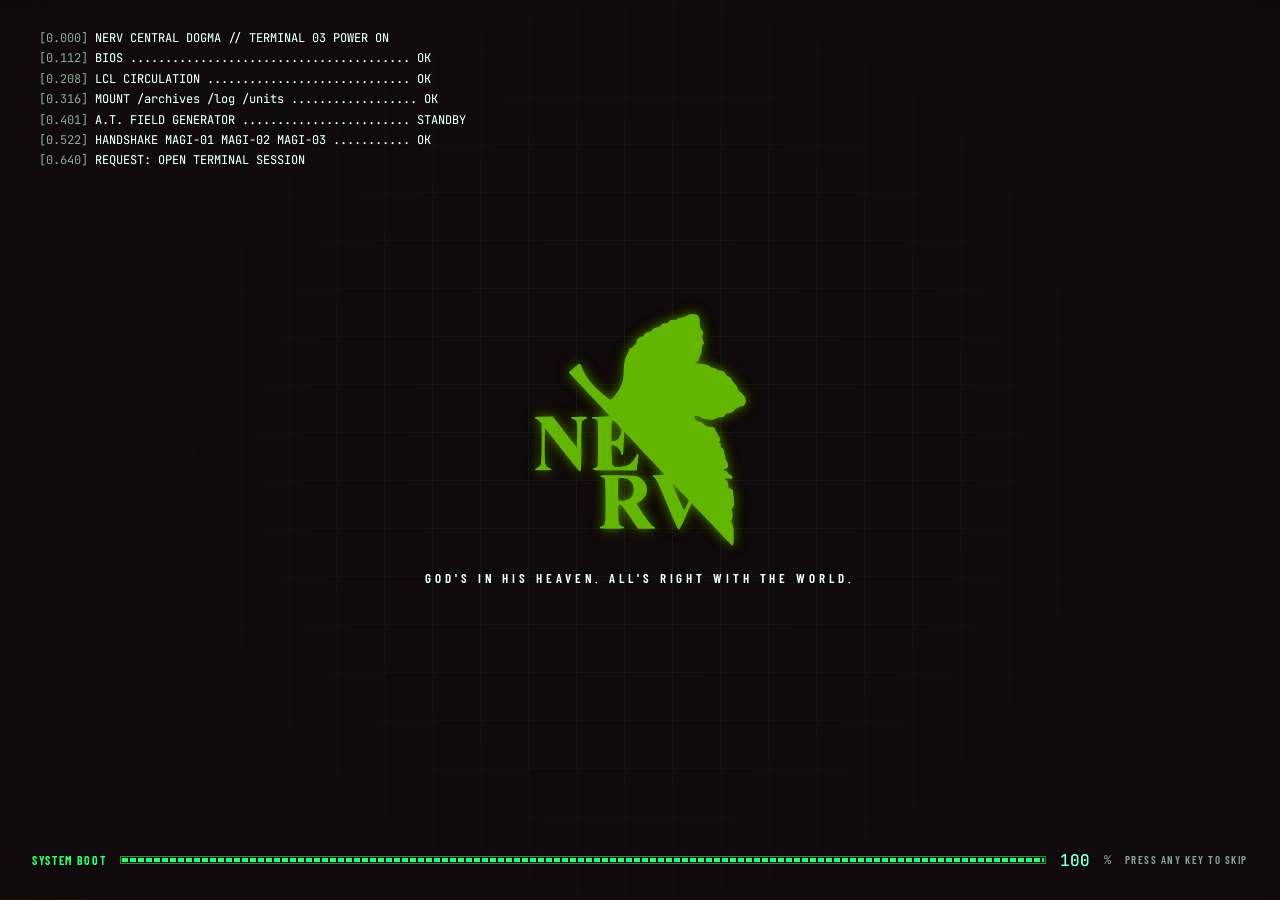
<file: archives/tag/设计系统/index.html>
<!DOCTYPE html><html data-astro-transition-scope="astro-gyrtbwwo-1" lang="zh-CN" data-theme="magi" data-fx="full"> <head><meta charset="utf-8"><meta name="viewport" content="width=device-width, initial-scale=1, viewport-fit=cover"><script>
  (function () {
    var THEMES = ["magi", "unit01", "unit02", "angel"];
    var FX = ["full", "low", "off"];
    function state() {
      var t = null, f = null;
      try {
        t = localStorage.getItem("nerv:theme");
        f = localStorage.getItem("nerv:fx");
        if (sessionStorage.getItem("nerv:angel") === "1") t = "angel";
      } catch (e) {}
      if (THEMES.indexOf(t) < 0) t = "magi";
      if (FX.indexOf(f) < 0) {
        var reduce = matchMedia("(prefers-reduced-motion: reduce)").matches;
        var coarse = matchMedia("(pointer: coarse)").matches;
        f = reduce || coarse ? "low" : "full";
      }
      return { t: t, f: f };
    }
    function apply(doc) {
      var s = state();
      doc.documentElement.dataset.theme = s.t;
      doc.documentElement.dataset.fx = s.f;
    }
    apply(document);
    // boot sequence: hide the shell before first paint (once per session)
    try {
      if (document.documentElement.dataset.fx !== "off" && !sessionStorage.getItem("nerv:booted")) {
        document.documentElement.classList.add("booting");
        // safety net if the boot script never runs
        setTimeout(function () {
          if (!sessionStorage.getItem("nerv:booted")) document.documentElement.classList.remove("booting");
        }, 6000);
      }
    } catch (e) {}
    document.addEventListener("astro:before-swap", function (e) {
      apply(e.newDocument);
      // root attributes are replaced on swap: carry over runtime capability classes
      ["has-webgl", "has-crosshair"].forEach(function (c) {
        if (document.documentElement.classList.contains(c)) e.newDocument.documentElement.classList.add(c);
      });
    });
  })();
</script><title>#设计系统 // NERV-BASE</title><meta name="description" content="标签「设计系统」下的全部档案。"><link rel="canonical" href="https://nerv-base.com/archives/tag/%E8%AE%BE%E8%AE%A1%E7%B3%BB%E7%BB%9F/"><meta name="theme-color" content="#07070a"><meta name="color-scheme" content="dark"><meta name="generator" content="Astro v7.4.2"><link rel="icon" href="/favicon.svg" type="image/svg+xml"><link rel="apple-touch-icon" href="/apple-touch-icon.png"><link rel="alternate" type="application/rss+xml" title="NERV-BASE" href="/rss.xml"><link rel="sitemap" href="/sitemap-index.xml"><meta property="og:site_name" content="NERV-BASE"><meta property="og:title" content="#设计系统"><meta property="og:description" content="标签「设计系统」下的全部档案。"><meta property="og:type" content="website"><meta property="og:url" content="https://nerv-base.com/archives/tag/%E8%AE%BE%E8%AE%A1%E7%B3%BB%E7%BB%9F/"><meta property="og:image" content="https://nerv-base.com/og/default.png"><meta property="og:image:width" content="1200"><meta property="og:image:height" content="630"><meta property="og:locale" content="zh_CN"><meta name="twitter:card" content="summary_large_image"><meta name="twitter:image" content="https://nerv-base.com/og/default.png"><link rel="preload" href="/fonts/eva-ming.076a8bb2.woff2" as="font" type="font/woff2" crossorigin> <style>@font-face{font-family:"EvaMing";src:url("/fonts/eva-ming.076a8bb2.woff2") format("woff2");font-weight:100 900;font-style:normal;font-display:swap;}</style><script defer src="https://umami.nerv-base.com/script.js" data-website-id="9819e1de-2ad7-4efb-9c79-26a27632ddd4" data-domains="nerv-base.com"></script><meta name="astro-view-transitions-enabled" content="true"> <meta name="astro-view-transitions-fallback" content="animate"><script type="module" src="/_astro/ClientRouter.astro_astro_type_script_index_0_lang.Cl372-C-.js"></script><link rel="stylesheet" href="/_astro/Base.BoJgZ5zO.css"><link rel="stylesheet" href="/_astro/code999.D8M2jxet.css"><link rel="stylesheet" href="/_astro/waline.vwYoXT3E.css"><script type="module" src="/_astro/page.DPstRSKW.js"></script><style>[data-astro-transition-scope="astro-gyrtbwwo-1"] { view-transition-name: astro-gyrtbwwo-1; }@layer astro { ::view-transition-old(astro-gyrtbwwo-1) { animation: none; opacity: 0; mix-blend-mode: normal; }::view-transition-new(astro-gyrtbwwo-1) { animation: none; mix-blend-mode: normal; }::view-transition-group(astro-gyrtbwwo-1) { animation: none } }[data-astro-transition-fallback="old"] [data-astro-transition-scope="astro-gyrtbwwo-1"],
			[data-astro-transition-fallback="old"][data-astro-transition-scope="astro-gyrtbwwo-1"] { animation: none; mix-blend-mode: normal; }[data-astro-transition-fallback="new"] [data-astro-transition-scope="astro-gyrtbwwo-1"],
			[data-astro-transition-fallback="new"][data-astro-transition-scope="astro-gyrtbwwo-1"] { animation: none; mix-blend-mode: normal; }</style><style>[data-astro-transition-scope="astro-iywf7oe7-2"] { view-transition-name: stage; }@layer astro { ::view-transition-old(stage) { 
	animation-duration: 110ms;
	animation-timing-function: steps(2, end);
	animation-fill-mode: both;
	animation-name: nerv-sig-out; }::view-transition-new(stage) { 
	animation-duration: 460ms;
	animation-timing-function: cubic-bezier(0.16, 1, 0.3, 1);
	animation-fill-mode: both;
	animation-name: nerv-sig-in; }[data-astro-transition=back]::view-transition-old(stage) { 
	animation-duration: 110ms;
	animation-timing-function: steps(2, end);
	animation-fill-mode: both;
	animation-name: nerv-sig-out; }[data-astro-transition=back]::view-transition-new(stage) { 
	animation-duration: 460ms;
	animation-timing-function: cubic-bezier(0.16, 1, 0.3, 1);
	animation-fill-mode: both;
	animation-name: nerv-sig-in-back; } }[data-astro-transition-fallback="old"] [data-astro-transition-scope="astro-iywf7oe7-2"],
			[data-astro-transition-fallback="old"][data-astro-transition-scope="astro-iywf7oe7-2"] { 
	animation-duration: 110ms;
	animation-timing-function: steps(2, end);
	animation-fill-mode: both;
	animation-name: nerv-sig-out; }[data-astro-transition-fallback="new"] [data-astro-transition-scope="astro-iywf7oe7-2"],
			[data-astro-transition-fallback="new"][data-astro-transition-scope="astro-iywf7oe7-2"] { 
	animation-duration: 460ms;
	animation-timing-function: cubic-bezier(0.16, 1, 0.3, 1);
	animation-fill-mode: both;
	animation-name: nerv-sig-in; }[data-astro-transition=back][data-astro-transition-fallback="old"] [data-astro-transition-scope="astro-iywf7oe7-2"],
			[data-astro-transition=back][data-astro-transition-fallback="old"][data-astro-transition-scope="astro-iywf7oe7-2"] { 
	animation-duration: 110ms;
	animation-timing-function: steps(2, end);
	animation-fill-mode: both;
	animation-name: nerv-sig-out; }[data-astro-transition=back][data-astro-transition-fallback="new"] [data-astro-transition-scope="astro-iywf7oe7-2"],
			[data-astro-transition=back][data-astro-transition-fallback="new"][data-astro-transition-scope="astro-iywf7oe7-2"] { 
	animation-duration: 460ms;
	animation-timing-function: cubic-bezier(0.16, 1, 0.3, 1);
	animation-fill-mode: both;
	animation-name: nerv-sig-in-back; }</style></head> <body data-variant="default"> <a class="skip-link" href="#main">跳到正文 / SKIP</a> <canvas data-astro-transition-persist="hexfield" id="hexfield" class="hexfield" aria-hidden="true"></canvas> <div class="hex-fallback" aria-hidden="true"></div> <div data-astro-transition-persist="crt" class="crt" aria-hidden="true"><i class="crt-noise"></i></div> <div class="shell"> <header data-astro-transition-persist="statusbar" class="statusbar" data-astro-cid-nuzon3mj> <a class="sb-brand" href="/" aria-label="NERV-BASE 首页" data-lock data-astro-cid-nuzon3mj> <svg class="nerv-logo sb-logo" viewBox="52 12 234 254" role="img" aria-label="NERV" xmlns="http://www.w3.org/2000/svg" data-astro-cid-7beclvjf> <title>NERV</title> <g class="emblem" data-astro-cid-7beclvjf> <path d="M218.0 18.0C216.6 19.1 214.0 20.0 212.3 20.0C210.5 20.0 209.0 20.4 209.0 21.0C209.0 21.5 207.2 22.0 205.0 22.0C202.0 22.0 200.8 22.5 199.9 24.1C199.1 25.7 198.1 26.1 195.8 25.8C193.4 25.4 192.6 25.8 191.7 27.7C190.9 29.4 189.9 30.0 187.4 30.0C184.9 30.0 183.6 30.7 182.4 32.5C181.3 34.2 179.8 35.0 178.1 35.0C176.2 35.0 174.9 35.8 174.0 37.5C173.3 38.9 172.0 40.0 171.1 40.0C168.8 40.1 166.0 42.4 166.0 44.3C166.0 46.9 164.9 49.0 163.8 48.4C163.3 48.1 162.6 48.7 162.3 49.9C162.0 51.1 161.0 52.0 159.9 52.0C158.8 52.0 158.0 52.5 158.0 53.2C158.0 53.8 156.8 56.8 155.3 59.9C152.9 64.8 152.5 66.9 152.3 75.9C152.1 85.1 151.7 87.1 149.1 92.6C146.3 98.7 139.7 107.0 137.8 107.0C136.1 107.0 124.5 97.3 118.2 90.6C113.0 85.0 107.8 76.3 105.6 69.7C105.1 68.1 104.3 68.5 99.5 72.7L94.1 77.5L98.9 82.5C101.5 85.2 111.5 95.8 121.1 106.0L138.5 124.5L127.5 125.1C121.4 125.4 117.5 125.7 118.8 125.8C120.1 125.9 122.0 126.5 123.1 127.0C124.9 128.0 125.0 129.4 125.0 152.3C125.0 165.6 124.6 177.1 124.1 177.8C123.6 178.6 121.7 179.6 119.9 180.0C117.9 180.5 126.2 180.8 140.6 180.9L164.8 181.0L165.9 173.5C167.4 163.2 167.3 162.8 164.5 168.2C163.1 170.7 160.7 173.8 159.0 175.0C154.9 177.9 144.8 179.5 141.2 177.8C138.5 176.5 138.5 176.3 138.2 165.2L137.9 154.0L140.5 154.0C144.1 154.0 148.7 158.8 149.7 163.6C150.3 166.6 150.6 164.1 151.0 153.0L151.5 138.6L173.5 161.9C185.6 174.7 195.7 185.6 195.8 186.1C196.0 186.6 192.9 187.0 188.8 187.1C183.3 187.1 182.1 187.4 183.8 188.0C186.4 189.1 188.3 193.0 201.1 223.7C205.7 234.9 209.9 243.9 210.3 243.7C210.8 243.6 213.9 237.3 217.2 229.7C220.6 222.2 223.6 216.0 223.9 216.0C224.3 216.0 234.0 226.0 245.5 238.2C257.0 250.5 266.7 260.6 267.2 260.8C267.6 261.0 268.0 256.7 268.0 251.2C268.0 244.1 267.5 240.4 266.4 238.1C265.2 235.7 265.1 234.5 265.9 233.7C267.3 232.3 267.4 225.3 266.0 224.5C265.4 224.1 265.7 222.8 266.9 221.2C268.6 218.8 268.7 217.6 268.0 211.0C267.5 206.9 267.1 203.2 267.0 202.8C267.0 202.4 266.0 202.0 264.8 201.8C262.9 201.6 262.4 200.8 262.2 197.5C262.0 195.3 261.2 193.1 260.4 192.7C259.6 192.3 259.0 191.2 259.0 190.4C259.0 189.1 259.8 189.0 263.1 189.5C267.0 190.2 267.1 190.1 266.1 188.1C265.4 186.9 264.3 186.0 263.5 186.0C262.7 186.0 262.0 185.4 262.0 184.6C262.0 183.8 261.0 183.0 259.8 182.8C258.5 182.6 257.5 181.8 257.5 181.0C257.5 180.2 258.5 179.4 259.8 179.2C261.5 178.9 262.0 178.2 262.0 176.1C262.0 174.5 261.4 172.7 260.6 172.1C259.8 171.4 258.9 168.2 258.5 164.8C257.9 160.0 257.4 158.7 255.8 158.2C254.4 157.9 253.9 157.1 254.3 155.4C254.5 154.0 254.1 152.9 253.3 152.6C252.2 152.2 252.2 151.7 253.1 150.1C254.2 148.5 253.8 147.5 251.2 143.4C249.4 140.8 248.0 138.1 248.0 137.3C248.0 136.4 246.6 136.0 243.7 136.0C240.2 136.0 238.8 135.4 236.5 133.0C234.9 131.3 232.6 130.0 231.4 130.0C229.1 130.0 226.0 126.7 226.0 124.3C226.0 122.3 231.1 122.8 234.5 125.0C238.4 127.6 248.1 127.8 250.1 125.4C251.0 124.3 252.4 124.0 254.6 124.3C257.2 124.7 257.9 124.4 258.9 122.4C259.7 120.5 260.7 120.0 263.4 120.0C265.9 120.0 267.2 119.4 268.4 117.5C269.3 116.1 270.7 115.0 271.4 115.0C272.1 115.0 273.3 114.4 273.9 113.6C274.6 112.8 275.9 112.4 277.0 112.7C278.4 113.1 279.3 112.5 280.1 110.7C281.6 107.5 280.6 103.5 277.7 100.9C276.5 99.8 274.7 98.2 273.8 97.3C272.8 96.4 272.0 94.9 272.0 94.0C272.0 93.1 270.7 91.1 269.0 89.5C267.4 87.9 266.0 86.0 266.0 85.3C266.0 84.6 264.7 83.4 263.2 82.6C261.7 81.8 259.8 80.0 259.0 78.6C258.0 76.6 256.9 76.0 254.5 76.0C252.7 76.0 250.7 75.3 250.0 74.5C249.3 73.7 247.8 73.0 246.7 73.0C245.6 73.0 243.8 72.2 242.7 71.2C241.4 70.1 238.5 69.3 233.9 69.0C226.7 68.5 224.9 67.2 228.8 65.5C230.0 65.0 231.0 63.8 231.0 63.0C231.0 62.1 231.7 60.5 232.5 59.4C233.3 58.4 234.0 55.5 234.0 53.1C234.0 50.5 234.6 48.3 235.5 47.6C236.8 46.6 236.7 46.1 235.3 43.2C234.0 40.4 233.9 39.5 235.0 37.4C236.2 35.2 236.1 34.7 233.8 32.2C231.7 29.9 231.4 28.8 231.8 25.1C232.0 22.6 231.7 19.8 230.9 18.4C229.9 16.4 228.9 16.0 225.1 16.0C222.1 16.0 219.6 16.7 218.0 18.0ZM145.8 132.3C150.4 137.0 150.8 139.1 148.5 144.7C146.6 149.1 144.4 150.9 140.8 151.0L138.0 151.0L138.0 139.5C138.0 126.0 138.8 125.2 145.8 132.3ZM219.3 218.8C218.0 222.0 216.5 224.8 216.1 225.3C215.5 225.9 204.0 199.9 202.3 194.0C202.1 193.2 206.3 197.2 211.8 202.8L221.8 213.2L219.3 218.8Z" data-astro-cid-7beclvjf></path><path d="M58.0 125.7C58.8 126.0 60.7 127.4 62.3 128.8L65.0 131.4L65.0 152.1C65.0 163.5 64.6 174.0 64.0 175.5C63.5 176.9 61.6 178.7 59.8 179.5C56.7 180.8 57.1 180.9 66.5 180.8C72.0 180.8 75.3 180.5 73.8 180.3C72.3 180.1 70.1 178.7 69.0 177.3C67.2 174.9 67.0 173.3 67.0 155.4C67.0 144.7 67.3 136.0 67.8 136.1C68.2 136.1 76.6 146.4 86.5 159.1C96.4 171.7 104.8 182.0 105.3 182.0C105.7 182.0 106.0 170.6 106.0 156.6C106.0 142.6 106.3 130.4 106.6 129.5C107.0 128.5 108.7 127.2 110.4 126.4C113.3 125.2 112.8 125.1 104.0 125.1C96.6 125.2 95.2 125.4 97.6 126.1C102.8 127.6 103.1 128.5 102.8 144.6L102.5 159.3L89.2 142.2L75.9 125.0L66.2 125.1C60.9 125.1 57.2 125.4 58.0 125.7Z" data-astro-cid-7beclvjf></path><path d="M127.9 188.0C129.7 188.4 131.6 189.4 132.1 190.2C132.6 190.9 133.0 202.1 133.0 215.1C133.0 240.7 133.1 240.2 127.3 242.0C125.5 242.5 129.5 242.8 139.0 242.9C151.5 242.9 153.0 242.7 150.0 241.7C146.8 240.6 146.5 240.1 145.7 235.0C145.3 232.0 145.1 226.8 145.2 223.5C145.5 218.4 145.8 217.5 147.5 217.2C149.1 217.0 151.5 219.8 158.4 230.0L167.3 243.0L175.9 243.0L184.5 242.9L181.8 240.9C178.2 238.2 163.4 216.7 164.8 216.2C168.0 215.2 172.7 211.1 174.3 208.0C177.5 201.7 175.3 194.6 168.6 189.6C166.1 187.7 164.3 187.5 145.2 187.3C132.4 187.2 125.8 187.4 127.9 188.0ZM156.6 190.5C162.1 192.8 164.5 200.5 161.9 207.8C160.5 211.8 157.7 213.5 151.4 214.4C147.2 214.9 146.1 214.7 145.6 213.4C144.8 211.3 144.8 190.5 145.7 189.7C146.8 188.5 152.9 188.9 156.6 190.5Z" data-astro-cid-7beclvjf></path> </g>  </svg> <span class="sb-name hud" data-astro-cid-nuzon3mj>NERV-BASE</span> </a> <div class="sb-path mono" aria-label="当前位置" data-astro-cid-nuzon3mj> <span class="dim" data-astro-cid-nuzon3mj>MAGI://</span><span class="sb-path-text" data-decode="420" data-astro-cid-nuzon3mj>ARCHIVES/TAG/设计系统</span><span class="blink" data-astro-cid-nuzon3mj>_</span> </div> <dl class="sb-gauges" aria-label="系统状态" data-astro-cid-nuzon3mj> <div class="sb-g" data-astro-cid-nuzon3mj> <dt data-astro-cid-nuzon3mj>SYNC</dt> <dd class="mono" data-hud="sync" data-astro-cid-nuzon3mj>41.3%</dd> </div> <div class="sb-g" data-astro-cid-nuzon3mj> <dt data-astro-cid-nuzon3mj>ACTIVE</dt> <dd class="mono" data-hud="online" data-astro-cid-nuzon3mj>--</dd> </div> <div class="sb-g sb-alert" data-astro-cid-nuzon3mj> <dt data-astro-cid-nuzon3mj>ALERT</dt> <dd class="mono" data-hud="alert" data-astro-cid-nuzon3mj>GREEN</dd> </div> <div class="sb-g sb-clock" data-astro-cid-nuzon3mj> <dt data-astro-cid-nuzon3mj>UTC+8</dt> <dd class="mono" data-hud="clock" data-astro-cid-nuzon3mj>--:--:--</dd> </div> </dl> <div class="sb-ctrl" data-astro-cid-nuzon3mj> <button class="sb-btn hud" type="button" data-action="fx" aria-label="切换特效强度" title="特效强度 FULL / LOW / OFF" data-astro-cid-nuzon3mj>
FX:<b data-hud="fx" data-astro-cid-nuzon3mj>FULL</b> </button> <div class="sb-themes" role="radiogroup" aria-label="配色" data-astro-cid-nuzon3mj> <button class="sb-theme" type="button" role="radio" data-theme-btn="magi" aria-label="MAGI 琥珀 / 警报红" title="MAGI — 琥珀 / 警报红" data-astro-cid-nuzon3mj> <i data-astro-cid-nuzon3mj></i> </button><button class="sb-theme" type="button" role="radio" data-theme-btn="unit01" aria-label="UNIT-01 初号机 紫 / 荧光绿" title="UNIT-01 — 初号机 紫 / 荧光绿" data-astro-cid-nuzon3mj> <i data-astro-cid-nuzon3mj></i> </button><button class="sb-theme" type="button" role="radio" data-theme-btn="unit02" aria-label="UNIT-02 二号机 红 / 橙" title="UNIT-02 — 二号机 红 / 橙" data-astro-cid-nuzon3mj> <i data-astro-cid-nuzon3mj></i> </button> </div> <button class="sb-btn hud" type="button" data-action="console" aria-label="打开命令控制台" title="控制台 ( ` / Ctrl+K )" data-astro-cid-nuzon3mj> <span aria-hidden="true" data-astro-cid-nuzon3mj>&gt;_</span><kbd data-astro-cid-nuzon3mj>`</kbd> </button> </div> </header> <nav class="rail" aria-label="主导航" data-astro-cid-zh2wcfwb> <div class="rail-head hud" data-astro-cid-zh2wcfwb> <span data-astro-cid-zh2wcfwb>SECTOR</span><span class="dim" data-astro-cid-zh2wcfwb>// GEOFRONT</span> </div> <ul class="rail-list" data-astro-cid-zh2wcfwb> <li data-astro-cid-zh2wcfwb> <a class="rail-item" href="/" data-astro-cid-zh2wcfwb> <span class="ri-code mono" data-astro-cid-zh2wcfwb>00</span> <span class="ri-text" data-astro-cid-zh2wcfwb> <span class="ri-label" data-astro-cid-zh2wcfwb>中央作战室</span> <span class="ri-en hud" data-decode-hover data-astro-cid-zh2wcfwb>CENTRAL DOGMA</span> </span> <span class="ri-mark" aria-hidden="true" data-astro-cid-zh2wcfwb></span> </a> </li><li data-astro-cid-zh2wcfwb> <a class="rail-item active" href="/archives/" aria-current="page" data-astro-cid-zh2wcfwb> <span class="ri-code mono" data-astro-cid-zh2wcfwb>01</span> <span class="ri-text" data-astro-cid-zh2wcfwb> <span class="ri-label" data-astro-cid-zh2wcfwb>机密档案</span> <span class="ri-en hud" data-decode-hover data-astro-cid-zh2wcfwb>ARCHIVES</span> </span> <span class="ri-mark" aria-hidden="true" data-astro-cid-zh2wcfwb></span> </a> </li><li data-astro-cid-zh2wcfwb> <a class="rail-item" href="/log/" data-astro-cid-zh2wcfwb> <span class="ri-code mono" data-astro-cid-zh2wcfwb>02</span> <span class="ri-text" data-astro-cid-zh2wcfwb> <span class="ri-label" data-astro-cid-zh2wcfwb>工作日志</span> <span class="ri-en hud" data-decode-hover data-astro-cid-zh2wcfwb>LOG</span> </span> <span class="ri-mark" aria-hidden="true" data-astro-cid-zh2wcfwb></span> </a> </li><li data-astro-cid-zh2wcfwb> <a class="rail-item" href="/units/" data-astro-cid-zh2wcfwb> <span class="ri-code mono" data-astro-cid-zh2wcfwb>03</span> <span class="ri-text" data-astro-cid-zh2wcfwb> <span class="ri-label" data-astro-cid-zh2wcfwb>机体档案</span> <span class="ri-en hud" data-decode-hover data-astro-cid-zh2wcfwb>UNITS</span> </span> <span class="ri-mark" aria-hidden="true" data-astro-cid-zh2wcfwb></span> </a> </li><li data-astro-cid-zh2wcfwb> <a class="rail-item" href="/pilot/" data-astro-cid-zh2wcfwb> <span class="ri-code mono" data-astro-cid-zh2wcfwb>04</span> <span class="ri-text" data-astro-cid-zh2wcfwb> <span class="ri-label" data-astro-cid-zh2wcfwb>驾驶员</span> <span class="ri-en hud" data-decode-hover data-astro-cid-zh2wcfwb>PILOT</span> </span> <span class="ri-mark" aria-hidden="true" data-astro-cid-zh2wcfwb></span> </a> </li><li data-astro-cid-zh2wcfwb> <a class="rail-item" href="/branches/" data-astro-cid-zh2wcfwb> <span class="ri-code mono" data-astro-cid-zh2wcfwb>05</span> <span class="ri-text" data-astro-cid-zh2wcfwb> <span class="ri-label" data-astro-cid-zh2wcfwb>各国支部</span> <span class="ri-en hud" data-decode-hover data-astro-cid-zh2wcfwb>BRANCHES</span> </span> <span class="ri-mark" aria-hidden="true" data-astro-cid-zh2wcfwb></span> </a> </li> </ul> <div class="rail-foot" data-astro-cid-zh2wcfwb> <div class="stripes" aria-hidden="true" data-astro-cid-zh2wcfwb></div> <dl class="rail-stats" data-astro-cid-zh2wcfwb> <div data-astro-cid-zh2wcfwb><dt class="hud" data-astro-cid-zh2wcfwb>UPTIME</dt><dd class="mono" data-hud="uptime" data-since="2026-10-23T17:37:57+08:00" data-astro-cid-zh2wcfwb>--</dd></div> <div data-astro-cid-zh2wcfwb><dt class="hud" data-astro-cid-zh2wcfwb>TODAY</dt><dd class="mono" data-hud="today" data-astro-cid-zh2wcfwb>--</dd></div> <div data-astro-cid-zh2wcfwb><dt class="hud" data-astro-cid-zh2wcfwb>TOTAL</dt><dd class="mono" data-hud="total" data-astro-cid-zh2wcfwb>--</dd></div> </dl> <div class="rail-links hud" data-astro-cid-zh2wcfwb> <a href="/rss.xml" data-astro-reload data-astro-cid-zh2wcfwb>RSS</a> <a href="https://github.com/zzstar101" target="_blank" rel="noopener" data-astro-cid-zh2wcfwb>GITHUB</a> <a href="/search/" data-astro-cid-zh2wcfwb>SEARCH</a> </div> <p class="rail-motto jp" data-astro-cid-zh2wcfwb>人類補完計画</p> </div> </nav> <div data-astro-transition-scope="astro-iywf7oe7-2" class="stage"> <main id="main" class="main" data-path="ARCHIVES/TAG/设计系统" tabindex="-1">  <header class="sec-head panel"> <div class="sh-top"> <span class="label">SECTOR 01 // ARCHIVES</span>  <span class="chip info"><span>DOCS 001</span></span> <span class="chip alert">TAG: 设计系统</span> </div> <h1 class="eva-title" data-decode="700">#设计系统</h1> <p class="sh-desc">标签「设计系统」下的全部档案。</p>  <span class="sh-jp jp" aria-hidden="true">機密文書保管庫</span> <span class="sh-big" aria-hidden="true">01</span> <div class="stripes" aria-hidden="true"></div> </header> <nav class="filters" aria-label="分类"> <span class="label">CATEGORY</span> <a class="chip" href="/archives/">
全部 <span class="n">1</span> </a> <a class="chip" href="/archives/category/系统日志/"> 系统日志 <span class="n">1</span> </a> </nav> <nav class="filters" aria-label="标签"> <span class="label">TAGS</span> <a class="chip info" href="/archives/tag/astro/">
#Astro <span class="n">1</span> </a><a class="chip info" href="/archives/tag/设计系统/">
#设计系统 <span class="n">1</span> </a><a class="chip info" href="/archives/tag/部署/">
#部署 <span class="n">1</span> </a> </nav><section class="year-group" aria-label="2026 年"> <h2 class="year-head"> 2026 <small>1 FILES</small> </h2> <ul class="dossiers"> <li> <a class="dossier panel" href="/archives/magi-reboot/"> <div class="d-meta"> <span class="d-no">DOC-2026-0001</span> <time datetime="2026-10-23T04:00:00.000Z">2026.10.23</time> </div> <div class="d-main"> <h3 class="d-title"> MAGI 重启：NERV-BASE 重建报告 <span class="fresh" title="新档案">可決</span> </h3> <p class="d-desc">旧终端（Halo）已完全退役。本档案记录新终端的架构、部署链路与界面规范。</p> </div> <div class="d-side"> <span class="chip">系统日志</span> <span class="lvl" title="密级 LEVEL-2" aria-label="密级 2"> <i class="on"></i><i class="on"></i><i></i><i></i><i></i> </span> <span class="mono">2 MIN</span> </div> </a> </li> </ul> </section> </main>  </div> </div> <div data-astro-transition-persist="ticker" class="ticker" aria-hidden="true" data-astro-cid-dja5l63r> <span class="tk-tag hud" data-astro-cid-dja5l63r>MAGI//FEED</span> <div class="tk-track" data-astro-cid-dja5l63r> <div class="tk-run" data-astro-cid-dja5l63r> <span class="tk-seq" data-astro-cid-dja5l63r> <span class="tk-item" data-astro-cid-dja5l63r> <i data-astro-cid-dja5l63r>◆</i> MAGI SYSTEM NOMINAL </span><span class="tk-item" data-astro-cid-dja5l63r> <i data-astro-cid-dja5l63r>◆</i> MELCHIOR-1 · BALTHASAR-2 · CASPER-3 :: 3/3 ONLINE </span><span class="tk-item" data-astro-cid-dja5l63r> <i data-astro-cid-dja5l63r>◆</i> TERMINAL DOGMA ACCESS RESTRICTED </span><span class="tk-item" data-astro-cid-dja5l63r> <i data-astro-cid-dja5l63r>◆</i> 第3新東京市 迎撃システム 稼働中 </span><span class="tk-item" data-astro-cid-dja5l63r> <i data-astro-cid-dja5l63r>◆</i> PATTERN BLUE NOT DETECTED </span><span class="tk-item" data-astro-cid-dja5l63r> <i data-astro-cid-dja5l63r>◆</i> LCL PURITY 99.89% </span><span class="tk-item" data-astro-cid-dja5l63r> <i data-astro-cid-dja5l63r>◆</i> PRESS [`] TO OPEN CONSOLE </span><span class="tk-item" data-astro-cid-dja5l63r> <i data-astro-cid-dja5l63r>◆</i> ALL&#39;S RIGHT WITH THE WORLD </span> <span class="tk-item tk-live" data-astro-cid-dja5l63r> <i data-astro-cid-dja5l63r>◆</i>
LAST SYNC <b data-hud="ts" data-astro-cid-dja5l63r>--:--</b> </span> </span><span class="tk-seq" data-astro-cid-dja5l63r> <span class="tk-item" data-astro-cid-dja5l63r> <i data-astro-cid-dja5l63r>◆</i> MAGI SYSTEM NOMINAL </span><span class="tk-item" data-astro-cid-dja5l63r> <i data-astro-cid-dja5l63r>◆</i> MELCHIOR-1 · BALTHASAR-2 · CASPER-3 :: 3/3 ONLINE </span><span class="tk-item" data-astro-cid-dja5l63r> <i data-astro-cid-dja5l63r>◆</i> TERMINAL DOGMA ACCESS RESTRICTED </span><span class="tk-item" data-astro-cid-dja5l63r> <i data-astro-cid-dja5l63r>◆</i> 第3新東京市 迎撃システム 稼働中 </span><span class="tk-item" data-astro-cid-dja5l63r> <i data-astro-cid-dja5l63r>◆</i> PATTERN BLUE NOT DETECTED </span><span class="tk-item" data-astro-cid-dja5l63r> <i data-astro-cid-dja5l63r>◆</i> LCL PURITY 99.89% </span><span class="tk-item" data-astro-cid-dja5l63r> <i data-astro-cid-dja5l63r>◆</i> PRESS [`] TO OPEN CONSOLE </span><span class="tk-item" data-astro-cid-dja5l63r> <i data-astro-cid-dja5l63r>◆</i> ALL&#39;S RIGHT WITH THE WORLD </span> <span class="tk-item tk-live" data-astro-cid-dja5l63r> <i data-astro-cid-dja5l63r>◆</i>
LAST SYNC <b data-hud="ts" data-astro-cid-dja5l63r>--:--</b> </span> </span> </div> </div> <span class="tk-tag tk-ver mono" data-astro-cid-dja5l63r>v3.0.1</span> </div> <div data-astro-transition-persist="glitch-overlay" class="glitch-overlay" id="glitch-overlay" aria-hidden="true"> <div class="bars"><i></i><i></i><i></i><i></i><i></i><i></i><i></i><i></i><i></i></div> <span class="tag">SIGNAL INTERRUPT</span> </div> <div data-astro-transition-persist="console" class="con" id="console" hidden data-astro-cid-s2q7kea5> <div class="con-backdrop" data-con-close data-astro-cid-s2q7kea5></div> <div class="con-win panel" role="dialog" aria-modal="true" aria-labelledby="con-title" data-astro-cid-s2q7kea5> <div class="panel-head con-head" data-astro-cid-s2q7kea5> <span class="label" id="con-title" data-astro-cid-s2q7kea5>MAGI // COMMAND CONSOLE</span> <span class="hud dim con-hint" data-astro-cid-s2q7kea5>ESC 关闭 · ↑↓ 选择 · ENTER 执行 · 输入 help</span> <button class="con-x hud" type="button" data-con-close aria-label="关闭控制台" data-astro-cid-s2q7kea5>×</button> </div> <div class="con-body" data-astro-cid-s2q7kea5> <ol class="con-log mono" aria-live="polite" data-astro-cid-s2q7kea5></ol> <ul class="con-results" role="listbox" aria-label="搜索结果" data-astro-cid-s2q7kea5></ul> </div> <form class="con-form mono" autocomplete="off" data-astro-cid-s2q7kea5> <label for="con-input" class="con-prompt" data-astro-cid-s2q7kea5>MAGI@nerv-base:~$</label> <input id="con-input" class="con-input" type="text" spellcheck="false" autocapitalize="off" placeholder="搜索档案，或输入命令 (help)" aria-controls="con-results" data-astro-cid-s2q7kea5> </form> </div> </div> <div data-astro-transition-persist="crosshair" class="xh" id="crosshair" aria-hidden="true" data-astro-cid-77f7aqh2> <div class="xh-ring" data-astro-cid-77f7aqh2><i data-astro-cid-77f7aqh2></i><i data-astro-cid-77f7aqh2></i><i data-astro-cid-77f7aqh2></i><i data-astro-cid-77f7aqh2></i></div> <div class="xh-dot" data-astro-cid-77f7aqh2></div> <div class="xh-coord mono" data-astro-cid-77f7aqh2></div> </div> <div class="boot" id="boot" hidden aria-hidden="true" data-astro-cid-amujrzzi> <div class="boot-grid" data-astro-cid-amujrzzi></div> <div class="boot-term mono" data-astro-cid-amujrzzi> <p class="boot-line" data-astro-cid-amujrzzi> <span class="dim" data-astro-cid-amujrzzi>[0.000]</span> NERV CENTRAL DOGMA // TERMINAL 03 POWER ON </p><p class="boot-line" data-astro-cid-amujrzzi> <span class="dim" data-astro-cid-amujrzzi>[0.112]</span> BIOS ........................................ OK </p><p class="boot-line" data-astro-cid-amujrzzi> <span class="dim" data-astro-cid-amujrzzi>[0.208]</span> LCL CIRCULATION ............................. OK </p><p class="boot-line" data-astro-cid-amujrzzi> <span class="dim" data-astro-cid-amujrzzi>[0.316]</span> MOUNT /archives /log /units .................. OK </p><p class="boot-line" data-astro-cid-amujrzzi> <span class="dim" data-astro-cid-amujrzzi>[0.401]</span> A.T. FIELD GENERATOR ........................ STANDBY </p><p class="boot-line" data-astro-cid-amujrzzi> <span class="dim" data-astro-cid-amujrzzi>[0.522]</span> HANDSHAKE MAGI-01 MAGI-02 MAGI-03 ........... OK </p><p class="boot-line" data-astro-cid-amujrzzi> <span class="dim" data-astro-cid-amujrzzi>[0.640]</span> REQUEST: OPEN TERMINAL SESSION </p> </div> <div class="boot-center" data-astro-cid-amujrzzi> <div class="boot-magi" data-astro-cid-amujrzzi> <div class="boot-magi-unit" data-astro-cid-amujrzzi> <span class="hud bm-name" data-astro-cid-amujrzzi> MELCHIOR·1 </span> <span class="boot-verdict jp" data-astro-cid-amujrzzi>可決</span> </div><div class="boot-magi-unit" data-astro-cid-amujrzzi> <span class="hud bm-name" data-astro-cid-amujrzzi> BALTHASAR·2 </span> <span class="boot-verdict jp" data-astro-cid-amujrzzi>可決</span> </div><div class="boot-magi-unit" data-astro-cid-amujrzzi> <span class="hud bm-name" data-astro-cid-amujrzzi> CASPER·3 </span> <span class="boot-verdict jp" data-astro-cid-amujrzzi>可決</span> </div> </div> <svg class="boot-logo" viewBox="52 12 234 254" xmlns="http://www.w3.org/2000/svg" aria-hidden="true" data-astro-cid-amujrzzi> <path d="M218.0 18.0C216.6 19.1 214.0 20.0 212.3 20.0C210.5 20.0 209.0 20.4 209.0 21.0C209.0 21.5 207.2 22.0 205.0 22.0C202.0 22.0 200.8 22.5 199.9 24.1C199.1 25.7 198.1 26.1 195.8 25.8C193.4 25.4 192.6 25.8 191.7 27.7C190.9 29.4 189.9 30.0 187.4 30.0C184.9 30.0 183.6 30.7 182.4 32.5C181.3 34.2 179.8 35.0 178.1 35.0C176.2 35.0 174.9 35.8 174.0 37.5C173.3 38.9 172.0 40.0 171.1 40.0C168.8 40.1 166.0 42.4 166.0 44.3C166.0 46.9 164.9 49.0 163.8 48.4C163.3 48.1 162.6 48.7 162.3 49.9C162.0 51.1 161.0 52.0 159.9 52.0C158.8 52.0 158.0 52.5 158.0 53.2C158.0 53.8 156.8 56.8 155.3 59.9C152.9 64.8 152.5 66.9 152.3 75.9C152.1 85.1 151.7 87.1 149.1 92.6C146.3 98.7 139.7 107.0 137.8 107.0C136.1 107.0 124.5 97.3 118.2 90.6C113.0 85.0 107.8 76.3 105.6 69.7C105.1 68.1 104.3 68.5 99.5 72.7L94.1 77.5L98.9 82.5C101.5 85.2 111.5 95.8 121.1 106.0L138.5 124.5L127.5 125.1C121.4 125.4 117.5 125.7 118.8 125.8C120.1 125.9 122.0 126.5 123.1 127.0C124.9 128.0 125.0 129.4 125.0 152.3C125.0 165.6 124.6 177.1 124.1 177.8C123.6 178.6 121.7 179.6 119.9 180.0C117.9 180.5 126.2 180.8 140.6 180.9L164.8 181.0L165.9 173.5C167.4 163.2 167.3 162.8 164.5 168.2C163.1 170.7 160.7 173.8 159.0 175.0C154.9 177.9 144.8 179.5 141.2 177.8C138.5 176.5 138.5 176.3 138.2 165.2L137.9 154.0L140.5 154.0C144.1 154.0 148.7 158.8 149.7 163.6C150.3 166.6 150.6 164.1 151.0 153.0L151.5 138.6L173.5 161.9C185.6 174.7 195.7 185.6 195.8 186.1C196.0 186.6 192.9 187.0 188.8 187.1C183.3 187.1 182.1 187.4 183.8 188.0C186.4 189.1 188.3 193.0 201.1 223.7C205.7 234.9 209.9 243.9 210.3 243.7C210.8 243.6 213.9 237.3 217.2 229.7C220.6 222.2 223.6 216.0 223.9 216.0C224.3 216.0 234.0 226.0 245.5 238.2C257.0 250.5 266.7 260.6 267.2 260.8C267.6 261.0 268.0 256.7 268.0 251.2C268.0 244.1 267.5 240.4 266.4 238.1C265.2 235.7 265.1 234.5 265.9 233.7C267.3 232.3 267.4 225.3 266.0 224.5C265.4 224.1 265.7 222.8 266.9 221.2C268.6 218.8 268.7 217.6 268.0 211.0C267.5 206.9 267.1 203.2 267.0 202.8C267.0 202.4 266.0 202.0 264.8 201.8C262.9 201.6 262.4 200.8 262.2 197.5C262.0 195.3 261.2 193.1 260.4 192.7C259.6 192.3 259.0 191.2 259.0 190.4C259.0 189.1 259.8 189.0 263.1 189.5C267.0 190.2 267.1 190.1 266.1 188.1C265.4 186.9 264.3 186.0 263.5 186.0C262.7 186.0 262.0 185.4 262.0 184.6C262.0 183.8 261.0 183.0 259.8 182.8C258.5 182.6 257.5 181.8 257.5 181.0C257.5 180.2 258.5 179.4 259.8 179.2C261.5 178.9 262.0 178.2 262.0 176.1C262.0 174.5 261.4 172.7 260.6 172.1C259.8 171.4 258.9 168.2 258.5 164.8C257.9 160.0 257.4 158.7 255.8 158.2C254.4 157.9 253.9 157.1 254.3 155.4C254.5 154.0 254.1 152.9 253.3 152.6C252.2 152.2 252.2 151.7 253.1 150.1C254.2 148.5 253.8 147.5 251.2 143.4C249.4 140.8 248.0 138.1 248.0 137.3C248.0 136.4 246.6 136.0 243.7 136.0C240.2 136.0 238.8 135.4 236.5 133.0C234.9 131.3 232.6 130.0 231.4 130.0C229.1 130.0 226.0 126.7 226.0 124.3C226.0 122.3 231.1 122.8 234.5 125.0C238.4 127.6 248.1 127.8 250.1 125.4C251.0 124.3 252.4 124.0 254.6 124.3C257.2 124.7 257.9 124.4 258.9 122.4C259.7 120.5 260.7 120.0 263.4 120.0C265.9 120.0 267.2 119.4 268.4 117.5C269.3 116.1 270.7 115.0 271.4 115.0C272.1 115.0 273.3 114.4 273.9 113.6C274.6 112.8 275.9 112.4 277.0 112.7C278.4 113.1 279.3 112.5 280.1 110.7C281.6 107.5 280.6 103.5 277.7 100.9C276.5 99.8 274.7 98.2 273.8 97.3C272.8 96.4 272.0 94.9 272.0 94.0C272.0 93.1 270.7 91.1 269.0 89.5C267.4 87.9 266.0 86.0 266.0 85.3C266.0 84.6 264.7 83.4 263.2 82.6C261.7 81.8 259.8 80.0 259.0 78.6C258.0 76.6 256.9 76.0 254.5 76.0C252.7 76.0 250.7 75.3 250.0 74.5C249.3 73.7 247.8 73.0 246.7 73.0C245.6 73.0 243.8 72.2 242.7 71.2C241.4 70.1 238.5 69.3 233.9 69.0C226.7 68.5 224.9 67.2 228.8 65.5C230.0 65.0 231.0 63.8 231.0 63.0C231.0 62.1 231.7 60.5 232.5 59.4C233.3 58.4 234.0 55.5 234.0 53.1C234.0 50.5 234.6 48.3 235.5 47.6C236.8 46.6 236.7 46.1 235.3 43.2C234.0 40.4 233.9 39.5 235.0 37.4C236.2 35.2 236.1 34.7 233.8 32.2C231.7 29.9 231.4 28.8 231.8 25.1C232.0 22.6 231.7 19.8 230.9 18.4C229.9 16.4 228.9 16.0 225.1 16.0C222.1 16.0 219.6 16.7 218.0 18.0ZM145.8 132.3C150.4 137.0 150.8 139.1 148.5 144.7C146.6 149.1 144.4 150.9 140.8 151.0L138.0 151.0L138.0 139.5C138.0 126.0 138.8 125.2 145.8 132.3ZM219.3 218.8C218.0 222.0 216.5 224.8 216.1 225.3C215.5 225.9 204.0 199.9 202.3 194.0C202.1 193.2 206.3 197.2 211.8 202.8L221.8 213.2L219.3 218.8Z" data-astro-cid-amujrzzi></path><path d="M58.0 125.7C58.8 126.0 60.7 127.4 62.3 128.8L65.0 131.4L65.0 152.1C65.0 163.5 64.6 174.0 64.0 175.5C63.5 176.9 61.6 178.7 59.8 179.5C56.7 180.8 57.1 180.9 66.5 180.8C72.0 180.8 75.3 180.5 73.8 180.3C72.3 180.1 70.1 178.7 69.0 177.3C67.2 174.9 67.0 173.3 67.0 155.4C67.0 144.7 67.3 136.0 67.8 136.1C68.2 136.1 76.6 146.4 86.5 159.1C96.4 171.7 104.8 182.0 105.3 182.0C105.7 182.0 106.0 170.6 106.0 156.6C106.0 142.6 106.3 130.4 106.6 129.5C107.0 128.5 108.7 127.2 110.4 126.4C113.3 125.2 112.8 125.1 104.0 125.1C96.6 125.2 95.2 125.4 97.6 126.1C102.8 127.6 103.1 128.5 102.8 144.6L102.5 159.3L89.2 142.2L75.9 125.0L66.2 125.1C60.9 125.1 57.2 125.4 58.0 125.7Z" data-astro-cid-amujrzzi></path><path d="M127.9 188.0C129.7 188.4 131.6 189.4 132.1 190.2C132.6 190.9 133.0 202.1 133.0 215.1C133.0 240.7 133.1 240.2 127.3 242.0C125.5 242.5 129.5 242.8 139.0 242.9C151.5 242.9 153.0 242.7 150.0 241.7C146.8 240.6 146.5 240.1 145.7 235.0C145.3 232.0 145.1 226.8 145.2 223.5C145.5 218.4 145.8 217.5 147.5 217.2C149.1 217.0 151.5 219.8 158.4 230.0L167.3 243.0L175.9 243.0L184.5 242.9L181.8 240.9C178.2 238.2 163.4 216.7 164.8 216.2C168.0 215.2 172.7 211.1 174.3 208.0C177.5 201.7 175.3 194.6 168.6 189.6C166.1 187.7 164.3 187.5 145.2 187.3C132.4 187.2 125.8 187.4 127.9 188.0ZM156.6 190.5C162.1 192.8 164.5 200.5 161.9 207.8C160.5 211.8 157.7 213.5 151.4 214.4C147.2 214.9 146.1 214.7 145.6 213.4C144.8 211.3 144.8 190.5 145.7 189.7C146.8 188.5 152.9 188.9 156.6 190.5Z" data-astro-cid-amujrzzi></path> </svg> <p class="boot-motto hud" data-astro-cid-amujrzzi>GOD'S IN HIS HEAVEN. ALL'S RIGHT WITH THE WORLD.</p> </div> <div class="boot-foot" data-astro-cid-amujrzzi> <span class="hud" data-astro-cid-amujrzzi>SYSTEM BOOT</span> <div class="boot-progress" data-astro-cid-amujrzzi><i data-astro-cid-amujrzzi></i></div> <span class="boot-pct mono" data-astro-cid-amujrzzi>000</span><span class="mono dim" data-astro-cid-amujrzzi>%</span> <span class="hud dim boot-skip" data-astro-cid-amujrzzi>PRESS ANY KEY TO SKIP</span> </div> </div><script type="module" src="/_astro/Base.astro_astro_type_script_index_0_lang.B1hXZHwi.js"></script> </body> </html>
</file>
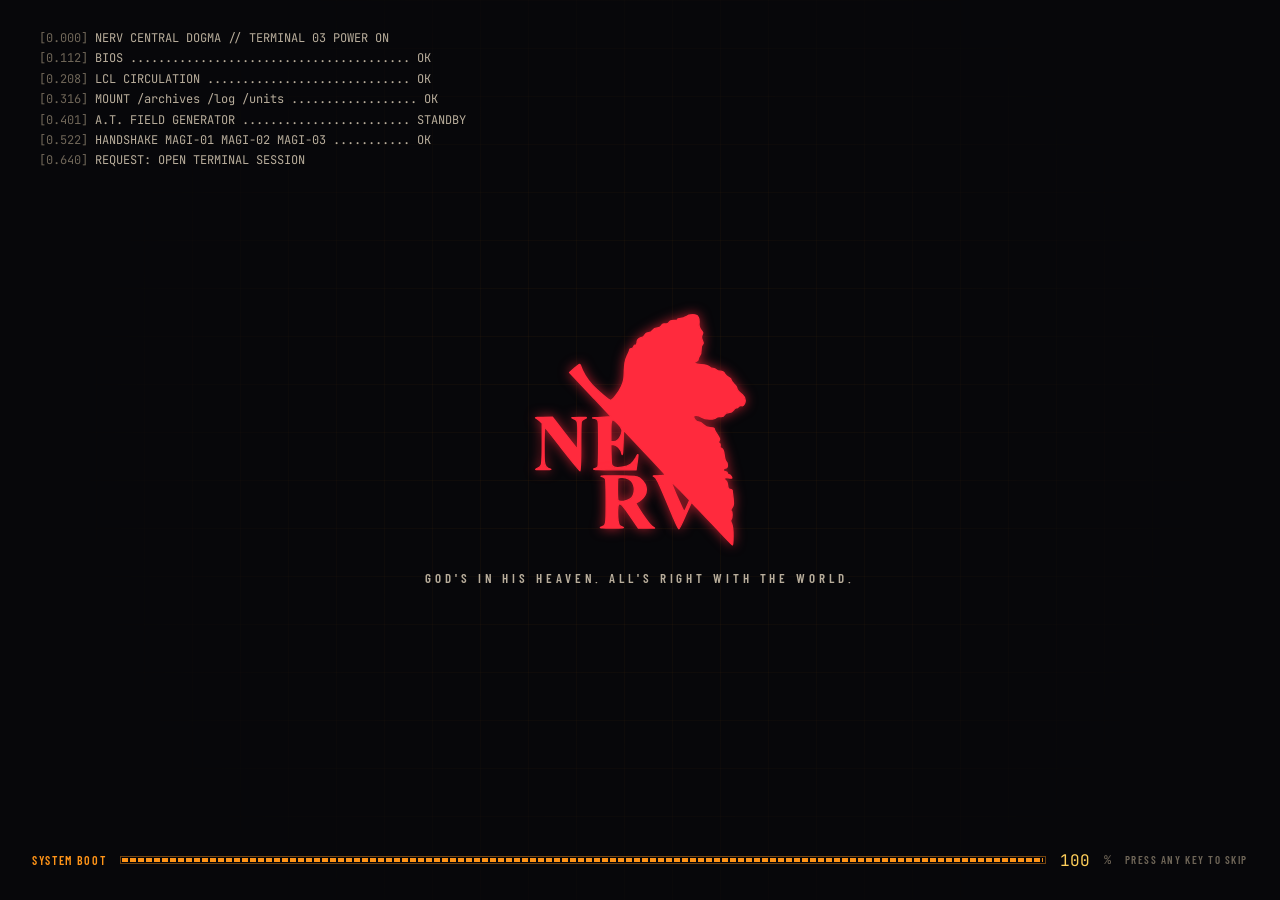
<file: archives/tag/部署/index.html>
<!DOCTYPE html><html data-astro-transition-scope="astro-gyrtbwwo-1" lang="zh-CN" data-theme="magi" data-fx="full"> <head><meta charset="utf-8"><meta name="viewport" content="width=device-width, initial-scale=1, viewport-fit=cover"><script>
  (function () {
    var THEMES = ["magi", "unit01", "unit02", "angel"];
    var FX = ["full", "low", "off"];
    function state() {
      var t = null, f = null;
      try {
        t = localStorage.getItem("nerv:theme");
        f = localStorage.getItem("nerv:fx");
        if (sessionStorage.getItem("nerv:angel") === "1") t = "angel";
      } catch (e) {}
      if (THEMES.indexOf(t) < 0) t = "magi";
      if (FX.indexOf(f) < 0) {
        var reduce = matchMedia("(prefers-reduced-motion: reduce)").matches;
        var coarse = matchMedia("(pointer: coarse)").matches;
        f = reduce || coarse ? "low" : "full";
      }
      return { t: t, f: f };
    }
    function apply(doc) {
      var s = state();
      doc.documentElement.dataset.theme = s.t;
      doc.documentElement.dataset.fx = s.f;
    }
    apply(document);
    // boot sequence: hide the shell before first paint (once per session)
    try {
      if (document.documentElement.dataset.fx !== "off" && !sessionStorage.getItem("nerv:booted")) {
        document.documentElement.classList.add("booting");
        // safety net if the boot script never runs
        setTimeout(function () {
          if (!sessionStorage.getItem("nerv:booted")) document.documentElement.classList.remove("booting");
        }, 6000);
      }
    } catch (e) {}
    document.addEventListener("astro:before-swap", function (e) {
      apply(e.newDocument);
      // root attributes are replaced on swap: carry over runtime capability classes
      ["has-webgl", "has-crosshair"].forEach(function (c) {
        if (document.documentElement.classList.contains(c)) e.newDocument.documentElement.classList.add(c);
      });
    });
  })();
</script><title>#部署 // NERV-BASE</title><meta name="description" content="标签「部署」下的全部档案。"><link rel="canonical" href="https://nerv-base.com/archives/tag/%E9%83%A8%E7%BD%B2/"><meta name="theme-color" content="#07070a"><meta name="color-scheme" content="dark"><meta name="generator" content="Astro v7.4.2"><link rel="icon" href="/favicon.svg" type="image/svg+xml"><link rel="apple-touch-icon" href="/apple-touch-icon.png"><link rel="alternate" type="application/rss+xml" title="NERV-BASE" href="/rss.xml"><link rel="sitemap" href="/sitemap-index.xml"><meta property="og:site_name" content="NERV-BASE"><meta property="og:title" content="#部署"><meta property="og:description" content="标签「部署」下的全部档案。"><meta property="og:type" content="website"><meta property="og:url" content="https://nerv-base.com/archives/tag/%E9%83%A8%E7%BD%B2/"><meta property="og:image" content="https://nerv-base.com/og/default.png"><meta property="og:image:width" content="1200"><meta property="og:image:height" content="630"><meta property="og:locale" content="zh_CN"><meta name="twitter:card" content="summary_large_image"><meta name="twitter:image" content="https://nerv-base.com/og/default.png"><link rel="preload" href="/fonts/eva-ming.076a8bb2.woff2" as="font" type="font/woff2" crossorigin> <style>@font-face{font-family:"EvaMing";src:url("/fonts/eva-ming.076a8bb2.woff2") format("woff2");font-weight:100 900;font-style:normal;font-display:swap;}</style><script defer src="https://umami.nerv-base.com/script.js" data-website-id="9819e1de-2ad7-4efb-9c79-26a27632ddd4" data-domains="nerv-base.com"></script><meta name="astro-view-transitions-enabled" content="true"> <meta name="astro-view-transitions-fallback" content="animate"><script type="module" src="/_astro/ClientRouter.astro_astro_type_script_index_0_lang.Cl372-C-.js"></script><link rel="stylesheet" href="/_astro/Base.BoJgZ5zO.css"><link rel="stylesheet" href="/_astro/code999.D8M2jxet.css"><link rel="stylesheet" href="/_astro/waline.vwYoXT3E.css"><script type="module" src="/_astro/page.DPstRSKW.js"></script><style>[data-astro-transition-scope="astro-gyrtbwwo-1"] { view-transition-name: astro-gyrtbwwo-1; }@layer astro { ::view-transition-old(astro-gyrtbwwo-1) { animation: none; opacity: 0; mix-blend-mode: normal; }::view-transition-new(astro-gyrtbwwo-1) { animation: none; mix-blend-mode: normal; }::view-transition-group(astro-gyrtbwwo-1) { animation: none } }[data-astro-transition-fallback="old"] [data-astro-transition-scope="astro-gyrtbwwo-1"],
			[data-astro-transition-fallback="old"][data-astro-transition-scope="astro-gyrtbwwo-1"] { animation: none; mix-blend-mode: normal; }[data-astro-transition-fallback="new"] [data-astro-transition-scope="astro-gyrtbwwo-1"],
			[data-astro-transition-fallback="new"][data-astro-transition-scope="astro-gyrtbwwo-1"] { animation: none; mix-blend-mode: normal; }</style><style>[data-astro-transition-scope="astro-iywf7oe7-2"] { view-transition-name: stage; }@layer astro { ::view-transition-old(stage) { 
	animation-duration: 110ms;
	animation-timing-function: steps(2, end);
	animation-fill-mode: both;
	animation-name: nerv-sig-out; }::view-transition-new(stage) { 
	animation-duration: 460ms;
	animation-timing-function: cubic-bezier(0.16, 1, 0.3, 1);
	animation-fill-mode: both;
	animation-name: nerv-sig-in; }[data-astro-transition=back]::view-transition-old(stage) { 
	animation-duration: 110ms;
	animation-timing-function: steps(2, end);
	animation-fill-mode: both;
	animation-name: nerv-sig-out; }[data-astro-transition=back]::view-transition-new(stage) { 
	animation-duration: 460ms;
	animation-timing-function: cubic-bezier(0.16, 1, 0.3, 1);
	animation-fill-mode: both;
	animation-name: nerv-sig-in-back; } }[data-astro-transition-fallback="old"] [data-astro-transition-scope="astro-iywf7oe7-2"],
			[data-astro-transition-fallback="old"][data-astro-transition-scope="astro-iywf7oe7-2"] { 
	animation-duration: 110ms;
	animation-timing-function: steps(2, end);
	animation-fill-mode: both;
	animation-name: nerv-sig-out; }[data-astro-transition-fallback="new"] [data-astro-transition-scope="astro-iywf7oe7-2"],
			[data-astro-transition-fallback="new"][data-astro-transition-scope="astro-iywf7oe7-2"] { 
	animation-duration: 460ms;
	animation-timing-function: cubic-bezier(0.16, 1, 0.3, 1);
	animation-fill-mode: both;
	animation-name: nerv-sig-in; }[data-astro-transition=back][data-astro-transition-fallback="old"] [data-astro-transition-scope="astro-iywf7oe7-2"],
			[data-astro-transition=back][data-astro-transition-fallback="old"][data-astro-transition-scope="astro-iywf7oe7-2"] { 
	animation-duration: 110ms;
	animation-timing-function: steps(2, end);
	animation-fill-mode: both;
	animation-name: nerv-sig-out; }[data-astro-transition=back][data-astro-transition-fallback="new"] [data-astro-transition-scope="astro-iywf7oe7-2"],
			[data-astro-transition=back][data-astro-transition-fallback="new"][data-astro-transition-scope="astro-iywf7oe7-2"] { 
	animation-duration: 460ms;
	animation-timing-function: cubic-bezier(0.16, 1, 0.3, 1);
	animation-fill-mode: both;
	animation-name: nerv-sig-in-back; }</style></head> <body data-variant="default"> <a class="skip-link" href="#main">跳到正文 / SKIP</a> <canvas data-astro-transition-persist="hexfield" id="hexfield" class="hexfield" aria-hidden="true"></canvas> <div class="hex-fallback" aria-hidden="true"></div> <div data-astro-transition-persist="crt" class="crt" aria-hidden="true"><i class="crt-noise"></i></div> <div class="shell"> <header data-astro-transition-persist="statusbar" class="statusbar" data-astro-cid-nuzon3mj> <a class="sb-brand" href="/" aria-label="NERV-BASE 首页" data-lock data-astro-cid-nuzon3mj> <svg class="nerv-logo sb-logo" viewBox="52 12 234 254" role="img" aria-label="NERV" xmlns="http://www.w3.org/2000/svg" data-astro-cid-7beclvjf> <title>NERV</title> <g class="emblem" data-astro-cid-7beclvjf> <path d="M218.0 18.0C216.6 19.1 214.0 20.0 212.3 20.0C210.5 20.0 209.0 20.4 209.0 21.0C209.0 21.5 207.2 22.0 205.0 22.0C202.0 22.0 200.8 22.5 199.9 24.1C199.1 25.7 198.1 26.1 195.8 25.8C193.4 25.4 192.6 25.8 191.7 27.7C190.9 29.4 189.9 30.0 187.4 30.0C184.9 30.0 183.6 30.7 182.4 32.5C181.3 34.2 179.8 35.0 178.1 35.0C176.2 35.0 174.9 35.8 174.0 37.5C173.3 38.9 172.0 40.0 171.1 40.0C168.8 40.1 166.0 42.4 166.0 44.3C166.0 46.9 164.9 49.0 163.8 48.4C163.3 48.1 162.6 48.7 162.3 49.9C162.0 51.1 161.0 52.0 159.9 52.0C158.8 52.0 158.0 52.5 158.0 53.2C158.0 53.8 156.8 56.8 155.3 59.9C152.9 64.8 152.5 66.9 152.3 75.9C152.1 85.1 151.7 87.1 149.1 92.6C146.3 98.7 139.7 107.0 137.8 107.0C136.1 107.0 124.5 97.3 118.2 90.6C113.0 85.0 107.8 76.3 105.6 69.7C105.1 68.1 104.3 68.5 99.5 72.7L94.1 77.5L98.9 82.5C101.5 85.2 111.5 95.8 121.1 106.0L138.5 124.5L127.5 125.1C121.4 125.4 117.5 125.7 118.8 125.8C120.1 125.9 122.0 126.5 123.1 127.0C124.9 128.0 125.0 129.4 125.0 152.3C125.0 165.6 124.6 177.1 124.1 177.8C123.6 178.6 121.7 179.6 119.9 180.0C117.9 180.5 126.2 180.8 140.6 180.9L164.8 181.0L165.9 173.5C167.4 163.2 167.3 162.8 164.5 168.2C163.1 170.7 160.7 173.8 159.0 175.0C154.9 177.9 144.8 179.5 141.2 177.8C138.5 176.5 138.5 176.3 138.2 165.2L137.9 154.0L140.5 154.0C144.1 154.0 148.7 158.8 149.7 163.6C150.3 166.6 150.6 164.1 151.0 153.0L151.5 138.6L173.5 161.9C185.6 174.7 195.7 185.6 195.8 186.1C196.0 186.6 192.9 187.0 188.8 187.1C183.3 187.1 182.1 187.4 183.8 188.0C186.4 189.1 188.3 193.0 201.1 223.7C205.7 234.9 209.9 243.9 210.3 243.7C210.8 243.6 213.9 237.3 217.2 229.7C220.6 222.2 223.6 216.0 223.9 216.0C224.3 216.0 234.0 226.0 245.5 238.2C257.0 250.5 266.7 260.6 267.2 260.8C267.6 261.0 268.0 256.7 268.0 251.2C268.0 244.1 267.5 240.4 266.4 238.1C265.2 235.7 265.1 234.5 265.9 233.7C267.3 232.3 267.4 225.3 266.0 224.5C265.4 224.1 265.7 222.8 266.9 221.2C268.6 218.8 268.7 217.6 268.0 211.0C267.5 206.9 267.1 203.2 267.0 202.8C267.0 202.4 266.0 202.0 264.8 201.8C262.9 201.6 262.4 200.8 262.2 197.5C262.0 195.3 261.2 193.1 260.4 192.7C259.6 192.3 259.0 191.2 259.0 190.4C259.0 189.1 259.8 189.0 263.1 189.5C267.0 190.2 267.1 190.1 266.1 188.1C265.4 186.9 264.3 186.0 263.5 186.0C262.7 186.0 262.0 185.4 262.0 184.6C262.0 183.8 261.0 183.0 259.8 182.8C258.5 182.6 257.5 181.8 257.5 181.0C257.5 180.2 258.5 179.4 259.8 179.2C261.5 178.9 262.0 178.2 262.0 176.1C262.0 174.5 261.4 172.7 260.6 172.1C259.8 171.4 258.9 168.2 258.5 164.8C257.9 160.0 257.4 158.7 255.8 158.2C254.4 157.9 253.9 157.1 254.3 155.4C254.5 154.0 254.1 152.9 253.3 152.6C252.2 152.2 252.2 151.7 253.1 150.1C254.2 148.5 253.8 147.5 251.2 143.4C249.4 140.8 248.0 138.1 248.0 137.3C248.0 136.4 246.6 136.0 243.7 136.0C240.2 136.0 238.8 135.4 236.5 133.0C234.9 131.3 232.6 130.0 231.4 130.0C229.1 130.0 226.0 126.7 226.0 124.3C226.0 122.3 231.1 122.8 234.5 125.0C238.4 127.6 248.1 127.8 250.1 125.4C251.0 124.3 252.4 124.0 254.6 124.3C257.2 124.7 257.9 124.4 258.9 122.4C259.7 120.5 260.7 120.0 263.4 120.0C265.9 120.0 267.2 119.4 268.4 117.5C269.3 116.1 270.7 115.0 271.4 115.0C272.1 115.0 273.3 114.4 273.9 113.6C274.6 112.8 275.9 112.4 277.0 112.7C278.4 113.1 279.3 112.5 280.1 110.7C281.6 107.5 280.6 103.5 277.7 100.9C276.5 99.8 274.7 98.2 273.8 97.3C272.8 96.4 272.0 94.9 272.0 94.0C272.0 93.1 270.7 91.1 269.0 89.5C267.4 87.9 266.0 86.0 266.0 85.3C266.0 84.6 264.7 83.4 263.2 82.6C261.7 81.8 259.8 80.0 259.0 78.6C258.0 76.6 256.9 76.0 254.5 76.0C252.7 76.0 250.7 75.3 250.0 74.5C249.3 73.7 247.8 73.0 246.7 73.0C245.6 73.0 243.8 72.2 242.7 71.2C241.4 70.1 238.5 69.3 233.9 69.0C226.7 68.5 224.9 67.2 228.8 65.5C230.0 65.0 231.0 63.8 231.0 63.0C231.0 62.1 231.7 60.5 232.5 59.4C233.3 58.4 234.0 55.5 234.0 53.1C234.0 50.5 234.6 48.3 235.5 47.6C236.8 46.6 236.7 46.1 235.3 43.2C234.0 40.4 233.9 39.5 235.0 37.4C236.2 35.2 236.1 34.7 233.8 32.2C231.7 29.9 231.4 28.8 231.8 25.1C232.0 22.6 231.7 19.8 230.9 18.4C229.9 16.4 228.9 16.0 225.1 16.0C222.1 16.0 219.6 16.7 218.0 18.0ZM145.8 132.3C150.4 137.0 150.8 139.1 148.5 144.7C146.6 149.1 144.4 150.9 140.8 151.0L138.0 151.0L138.0 139.5C138.0 126.0 138.8 125.2 145.8 132.3ZM219.3 218.8C218.0 222.0 216.5 224.8 216.1 225.3C215.5 225.9 204.0 199.9 202.3 194.0C202.1 193.2 206.3 197.2 211.8 202.8L221.8 213.2L219.3 218.8Z" data-astro-cid-7beclvjf></path><path d="M58.0 125.7C58.8 126.0 60.7 127.4 62.3 128.8L65.0 131.4L65.0 152.1C65.0 163.5 64.6 174.0 64.0 175.5C63.5 176.9 61.6 178.7 59.8 179.5C56.7 180.8 57.1 180.9 66.5 180.8C72.0 180.8 75.3 180.5 73.8 180.3C72.3 180.1 70.1 178.7 69.0 177.3C67.2 174.9 67.0 173.3 67.0 155.4C67.0 144.7 67.3 136.0 67.8 136.1C68.2 136.1 76.6 146.4 86.5 159.1C96.4 171.7 104.8 182.0 105.3 182.0C105.7 182.0 106.0 170.6 106.0 156.6C106.0 142.6 106.3 130.4 106.6 129.5C107.0 128.5 108.7 127.2 110.4 126.4C113.3 125.2 112.8 125.1 104.0 125.1C96.6 125.2 95.2 125.4 97.6 126.1C102.8 127.6 103.1 128.5 102.8 144.6L102.5 159.3L89.2 142.2L75.9 125.0L66.2 125.1C60.9 125.1 57.2 125.4 58.0 125.7Z" data-astro-cid-7beclvjf></path><path d="M127.9 188.0C129.7 188.4 131.6 189.4 132.1 190.2C132.6 190.9 133.0 202.1 133.0 215.1C133.0 240.7 133.1 240.2 127.3 242.0C125.5 242.5 129.5 242.8 139.0 242.9C151.5 242.9 153.0 242.7 150.0 241.7C146.8 240.6 146.5 240.1 145.7 235.0C145.3 232.0 145.1 226.8 145.2 223.5C145.5 218.4 145.8 217.5 147.5 217.2C149.1 217.0 151.5 219.8 158.4 230.0L167.3 243.0L175.9 243.0L184.5 242.9L181.8 240.9C178.2 238.2 163.4 216.7 164.8 216.2C168.0 215.2 172.7 211.1 174.3 208.0C177.5 201.7 175.3 194.6 168.6 189.6C166.1 187.7 164.3 187.5 145.2 187.3C132.4 187.2 125.8 187.4 127.9 188.0ZM156.6 190.5C162.1 192.8 164.5 200.5 161.9 207.8C160.5 211.8 157.7 213.5 151.4 214.4C147.2 214.9 146.1 214.7 145.6 213.4C144.8 211.3 144.8 190.5 145.7 189.7C146.8 188.5 152.9 188.9 156.6 190.5Z" data-astro-cid-7beclvjf></path> </g>  </svg> <span class="sb-name hud" data-astro-cid-nuzon3mj>NERV-BASE</span> </a> <div class="sb-path mono" aria-label="当前位置" data-astro-cid-nuzon3mj> <span class="dim" data-astro-cid-nuzon3mj>MAGI://</span><span class="sb-path-text" data-decode="420" data-astro-cid-nuzon3mj>ARCHIVES/TAG/部署</span><span class="blink" data-astro-cid-nuzon3mj>_</span> </div> <dl class="sb-gauges" aria-label="系统状态" data-astro-cid-nuzon3mj> <div class="sb-g" data-astro-cid-nuzon3mj> <dt data-astro-cid-nuzon3mj>SYNC</dt> <dd class="mono" data-hud="sync" data-astro-cid-nuzon3mj>41.3%</dd> </div> <div class="sb-g" data-astro-cid-nuzon3mj> <dt data-astro-cid-nuzon3mj>ACTIVE</dt> <dd class="mono" data-hud="online" data-astro-cid-nuzon3mj>--</dd> </div> <div class="sb-g sb-alert" data-astro-cid-nuzon3mj> <dt data-astro-cid-nuzon3mj>ALERT</dt> <dd class="mono" data-hud="alert" data-astro-cid-nuzon3mj>GREEN</dd> </div> <div class="sb-g sb-clock" data-astro-cid-nuzon3mj> <dt data-astro-cid-nuzon3mj>UTC+8</dt> <dd class="mono" data-hud="clock" data-astro-cid-nuzon3mj>--:--:--</dd> </div> </dl> <div class="sb-ctrl" data-astro-cid-nuzon3mj> <button class="sb-btn hud" type="button" data-action="fx" aria-label="切换特效强度" title="特效强度 FULL / LOW / OFF" data-astro-cid-nuzon3mj>
FX:<b data-hud="fx" data-astro-cid-nuzon3mj>FULL</b> </button> <div class="sb-themes" role="radiogroup" aria-label="配色" data-astro-cid-nuzon3mj> <button class="sb-theme" type="button" role="radio" data-theme-btn="magi" aria-label="MAGI 琥珀 / 警报红" title="MAGI — 琥珀 / 警报红" data-astro-cid-nuzon3mj> <i data-astro-cid-nuzon3mj></i> </button><button class="sb-theme" type="button" role="radio" data-theme-btn="unit01" aria-label="UNIT-01 初号机 紫 / 荧光绿" title="UNIT-01 — 初号机 紫 / 荧光绿" data-astro-cid-nuzon3mj> <i data-astro-cid-nuzon3mj></i> </button><button class="sb-theme" type="button" role="radio" data-theme-btn="unit02" aria-label="UNIT-02 二号机 红 / 橙" title="UNIT-02 — 二号机 红 / 橙" data-astro-cid-nuzon3mj> <i data-astro-cid-nuzon3mj></i> </button> </div> <button class="sb-btn hud" type="button" data-action="console" aria-label="打开命令控制台" title="控制台 ( ` / Ctrl+K )" data-astro-cid-nuzon3mj> <span aria-hidden="true" data-astro-cid-nuzon3mj>&gt;_</span><kbd data-astro-cid-nuzon3mj>`</kbd> </button> </div> </header> <nav class="rail" aria-label="主导航" data-astro-cid-zh2wcfwb> <div class="rail-head hud" data-astro-cid-zh2wcfwb> <span data-astro-cid-zh2wcfwb>SECTOR</span><span class="dim" data-astro-cid-zh2wcfwb>// GEOFRONT</span> </div> <ul class="rail-list" data-astro-cid-zh2wcfwb> <li data-astro-cid-zh2wcfwb> <a class="rail-item" href="/" data-astro-cid-zh2wcfwb> <span class="ri-code mono" data-astro-cid-zh2wcfwb>00</span> <span class="ri-text" data-astro-cid-zh2wcfwb> <span class="ri-label" data-astro-cid-zh2wcfwb>中央作战室</span> <span class="ri-en hud" data-decode-hover data-astro-cid-zh2wcfwb>CENTRAL DOGMA</span> </span> <span class="ri-mark" aria-hidden="true" data-astro-cid-zh2wcfwb></span> </a> </li><li data-astro-cid-zh2wcfwb> <a class="rail-item active" href="/archives/" aria-current="page" data-astro-cid-zh2wcfwb> <span class="ri-code mono" data-astro-cid-zh2wcfwb>01</span> <span class="ri-text" data-astro-cid-zh2wcfwb> <span class="ri-label" data-astro-cid-zh2wcfwb>机密档案</span> <span class="ri-en hud" data-decode-hover data-astro-cid-zh2wcfwb>ARCHIVES</span> </span> <span class="ri-mark" aria-hidden="true" data-astro-cid-zh2wcfwb></span> </a> </li><li data-astro-cid-zh2wcfwb> <a class="rail-item" href="/log/" data-astro-cid-zh2wcfwb> <span class="ri-code mono" data-astro-cid-zh2wcfwb>02</span> <span class="ri-text" data-astro-cid-zh2wcfwb> <span class="ri-label" data-astro-cid-zh2wcfwb>工作日志</span> <span class="ri-en hud" data-decode-hover data-astro-cid-zh2wcfwb>LOG</span> </span> <span class="ri-mark" aria-hidden="true" data-astro-cid-zh2wcfwb></span> </a> </li><li data-astro-cid-zh2wcfwb> <a class="rail-item" href="/units/" data-astro-cid-zh2wcfwb> <span class="ri-code mono" data-astro-cid-zh2wcfwb>03</span> <span class="ri-text" data-astro-cid-zh2wcfwb> <span class="ri-label" data-astro-cid-zh2wcfwb>机体档案</span> <span class="ri-en hud" data-decode-hover data-astro-cid-zh2wcfwb>UNITS</span> </span> <span class="ri-mark" aria-hidden="true" data-astro-cid-zh2wcfwb></span> </a> </li><li data-astro-cid-zh2wcfwb> <a class="rail-item" href="/pilot/" data-astro-cid-zh2wcfwb> <span class="ri-code mono" data-astro-cid-zh2wcfwb>04</span> <span class="ri-text" data-astro-cid-zh2wcfwb> <span class="ri-label" data-astro-cid-zh2wcfwb>驾驶员</span> <span class="ri-en hud" data-decode-hover data-astro-cid-zh2wcfwb>PILOT</span> </span> <span class="ri-mark" aria-hidden="true" data-astro-cid-zh2wcfwb></span> </a> </li><li data-astro-cid-zh2wcfwb> <a class="rail-item" href="/branches/" data-astro-cid-zh2wcfwb> <span class="ri-code mono" data-astro-cid-zh2wcfwb>05</span> <span class="ri-text" data-astro-cid-zh2wcfwb> <span class="ri-label" data-astro-cid-zh2wcfwb>各国支部</span> <span class="ri-en hud" data-decode-hover data-astro-cid-zh2wcfwb>BRANCHES</span> </span> <span class="ri-mark" aria-hidden="true" data-astro-cid-zh2wcfwb></span> </a> </li> </ul> <div class="rail-foot" data-astro-cid-zh2wcfwb> <div class="stripes" aria-hidden="true" data-astro-cid-zh2wcfwb></div> <dl class="rail-stats" data-astro-cid-zh2wcfwb> <div data-astro-cid-zh2wcfwb><dt class="hud" data-astro-cid-zh2wcfwb>UPTIME</dt><dd class="mono" data-hud="uptime" data-since="2026-10-23T17:37:57+08:00" data-astro-cid-zh2wcfwb>--</dd></div> <div data-astro-cid-zh2wcfwb><dt class="hud" data-astro-cid-zh2wcfwb>TODAY</dt><dd class="mono" data-hud="today" data-astro-cid-zh2wcfwb>--</dd></div> <div data-astro-cid-zh2wcfwb><dt class="hud" data-astro-cid-zh2wcfwb>TOTAL</dt><dd class="mono" data-hud="total" data-astro-cid-zh2wcfwb>--</dd></div> </dl> <div class="rail-links hud" data-astro-cid-zh2wcfwb> <a href="/rss.xml" data-astro-reload data-astro-cid-zh2wcfwb>RSS</a> <a href="https://github.com/zzstar101" target="_blank" rel="noopener" data-astro-cid-zh2wcfwb>GITHUB</a> <a href="/search/" data-astro-cid-zh2wcfwb>SEARCH</a> </div> <p class="rail-motto jp" data-astro-cid-zh2wcfwb>人類補完計画</p> </div> </nav> <div data-astro-transition-scope="astro-iywf7oe7-2" class="stage"> <main id="main" class="main" data-path="ARCHIVES/TAG/部署" tabindex="-1">  <header class="sec-head panel"> <div class="sh-top"> <span class="label">SECTOR 01 // ARCHIVES</span>  <span class="chip info"><span>DOCS 001</span></span> <span class="chip alert">TAG: 部署</span> </div> <h1 class="eva-title" data-decode="700">#部署</h1> <p class="sh-desc">标签「部署」下的全部档案。</p>  <span class="sh-jp jp" aria-hidden="true">機密文書保管庫</span> <span class="sh-big" aria-hidden="true">01</span> <div class="stripes" aria-hidden="true"></div> </header> <nav class="filters" aria-label="分类"> <span class="label">CATEGORY</span> <a class="chip" href="/archives/">
全部 <span class="n">1</span> </a> <a class="chip" href="/archives/category/系统日志/"> 系统日志 <span class="n">1</span> </a> </nav> <nav class="filters" aria-label="标签"> <span class="label">TAGS</span> <a class="chip info" href="/archives/tag/astro/">
#Astro <span class="n">1</span> </a><a class="chip info" href="/archives/tag/设计系统/">
#设计系统 <span class="n">1</span> </a><a class="chip info" href="/archives/tag/部署/">
#部署 <span class="n">1</span> </a> </nav><section class="year-group" aria-label="2026 年"> <h2 class="year-head"> 2026 <small>1 FILES</small> </h2> <ul class="dossiers"> <li> <a class="dossier panel" href="/archives/magi-reboot/"> <div class="d-meta"> <span class="d-no">DOC-2026-0001</span> <time datetime="2026-10-23T04:00:00.000Z">2026.10.23</time> </div> <div class="d-main"> <h3 class="d-title"> MAGI 重启：NERV-BASE 重建报告 <span class="fresh" title="新档案">可決</span> </h3> <p class="d-desc">旧终端（Halo）已完全退役。本档案记录新终端的架构、部署链路与界面规范。</p> </div> <div class="d-side"> <span class="chip">系统日志</span> <span class="lvl" title="密级 LEVEL-2" aria-label="密级 2"> <i class="on"></i><i class="on"></i><i></i><i></i><i></i> </span> <span class="mono">2 MIN</span> </div> </a> </li> </ul> </section> </main>  </div> </div> <div data-astro-transition-persist="ticker" class="ticker" aria-hidden="true" data-astro-cid-dja5l63r> <span class="tk-tag hud" data-astro-cid-dja5l63r>MAGI//FEED</span> <div class="tk-track" data-astro-cid-dja5l63r> <div class="tk-run" data-astro-cid-dja5l63r> <span class="tk-seq" data-astro-cid-dja5l63r> <span class="tk-item" data-astro-cid-dja5l63r> <i data-astro-cid-dja5l63r>◆</i> MAGI SYSTEM NOMINAL </span><span class="tk-item" data-astro-cid-dja5l63r> <i data-astro-cid-dja5l63r>◆</i> MELCHIOR-1 · BALTHASAR-2 · CASPER-3 :: 3/3 ONLINE </span><span class="tk-item" data-astro-cid-dja5l63r> <i data-astro-cid-dja5l63r>◆</i> TERMINAL DOGMA ACCESS RESTRICTED </span><span class="tk-item" data-astro-cid-dja5l63r> <i data-astro-cid-dja5l63r>◆</i> 第3新東京市 迎撃システム 稼働中 </span><span class="tk-item" data-astro-cid-dja5l63r> <i data-astro-cid-dja5l63r>◆</i> PATTERN BLUE NOT DETECTED </span><span class="tk-item" data-astro-cid-dja5l63r> <i data-astro-cid-dja5l63r>◆</i> LCL PURITY 99.89% </span><span class="tk-item" data-astro-cid-dja5l63r> <i data-astro-cid-dja5l63r>◆</i> PRESS [`] TO OPEN CONSOLE </span><span class="tk-item" data-astro-cid-dja5l63r> <i data-astro-cid-dja5l63r>◆</i> ALL&#39;S RIGHT WITH THE WORLD </span> <span class="tk-item tk-live" data-astro-cid-dja5l63r> <i data-astro-cid-dja5l63r>◆</i>
LAST SYNC <b data-hud="ts" data-astro-cid-dja5l63r>--:--</b> </span> </span><span class="tk-seq" data-astro-cid-dja5l63r> <span class="tk-item" data-astro-cid-dja5l63r> <i data-astro-cid-dja5l63r>◆</i> MAGI SYSTEM NOMINAL </span><span class="tk-item" data-astro-cid-dja5l63r> <i data-astro-cid-dja5l63r>◆</i> MELCHIOR-1 · BALTHASAR-2 · CASPER-3 :: 3/3 ONLINE </span><span class="tk-item" data-astro-cid-dja5l63r> <i data-astro-cid-dja5l63r>◆</i> TERMINAL DOGMA ACCESS RESTRICTED </span><span class="tk-item" data-astro-cid-dja5l63r> <i data-astro-cid-dja5l63r>◆</i> 第3新東京市 迎撃システム 稼働中 </span><span class="tk-item" data-astro-cid-dja5l63r> <i data-astro-cid-dja5l63r>◆</i> PATTERN BLUE NOT DETECTED </span><span class="tk-item" data-astro-cid-dja5l63r> <i data-astro-cid-dja5l63r>◆</i> LCL PURITY 99.89% </span><span class="tk-item" data-astro-cid-dja5l63r> <i data-astro-cid-dja5l63r>◆</i> PRESS [`] TO OPEN CONSOLE </span><span class="tk-item" data-astro-cid-dja5l63r> <i data-astro-cid-dja5l63r>◆</i> ALL&#39;S RIGHT WITH THE WORLD </span> <span class="tk-item tk-live" data-astro-cid-dja5l63r> <i data-astro-cid-dja5l63r>◆</i>
LAST SYNC <b data-hud="ts" data-astro-cid-dja5l63r>--:--</b> </span> </span> </div> </div> <span class="tk-tag tk-ver mono" data-astro-cid-dja5l63r>v3.0.1</span> </div> <div data-astro-transition-persist="glitch-overlay" class="glitch-overlay" id="glitch-overlay" aria-hidden="true"> <div class="bars"><i></i><i></i><i></i><i></i><i></i><i></i><i></i><i></i><i></i></div> <span class="tag">SIGNAL INTERRUPT</span> </div> <div data-astro-transition-persist="console" class="con" id="console" hidden data-astro-cid-s2q7kea5> <div class="con-backdrop" data-con-close data-astro-cid-s2q7kea5></div> <div class="con-win panel" role="dialog" aria-modal="true" aria-labelledby="con-title" data-astro-cid-s2q7kea5> <div class="panel-head con-head" data-astro-cid-s2q7kea5> <span class="label" id="con-title" data-astro-cid-s2q7kea5>MAGI // COMMAND CONSOLE</span> <span class="hud dim con-hint" data-astro-cid-s2q7kea5>ESC 关闭 · ↑↓ 选择 · ENTER 执行 · 输入 help</span> <button class="con-x hud" type="button" data-con-close aria-label="关闭控制台" data-astro-cid-s2q7kea5>×</button> </div> <div class="con-body" data-astro-cid-s2q7kea5> <ol class="con-log mono" aria-live="polite" data-astro-cid-s2q7kea5></ol> <ul class="con-results" role="listbox" aria-label="搜索结果" data-astro-cid-s2q7kea5></ul> </div> <form class="con-form mono" autocomplete="off" data-astro-cid-s2q7kea5> <label for="con-input" class="con-prompt" data-astro-cid-s2q7kea5>MAGI@nerv-base:~$</label> <input id="con-input" class="con-input" type="text" spellcheck="false" autocapitalize="off" placeholder="搜索档案，或输入命令 (help)" aria-controls="con-results" data-astro-cid-s2q7kea5> </form> </div> </div> <div data-astro-transition-persist="crosshair" class="xh" id="crosshair" aria-hidden="true" data-astro-cid-77f7aqh2> <div class="xh-ring" data-astro-cid-77f7aqh2><i data-astro-cid-77f7aqh2></i><i data-astro-cid-77f7aqh2></i><i data-astro-cid-77f7aqh2></i><i data-astro-cid-77f7aqh2></i></div> <div class="xh-dot" data-astro-cid-77f7aqh2></div> <div class="xh-coord mono" data-astro-cid-77f7aqh2></div> </div> <div class="boot" id="boot" hidden aria-hidden="true" data-astro-cid-amujrzzi> <div class="boot-grid" data-astro-cid-amujrzzi></div> <div class="boot-term mono" data-astro-cid-amujrzzi> <p class="boot-line" data-astro-cid-amujrzzi> <span class="dim" data-astro-cid-amujrzzi>[0.000]</span> NERV CENTRAL DOGMA // TERMINAL 03 POWER ON </p><p class="boot-line" data-astro-cid-amujrzzi> <span class="dim" data-astro-cid-amujrzzi>[0.112]</span> BIOS ........................................ OK </p><p class="boot-line" data-astro-cid-amujrzzi> <span class="dim" data-astro-cid-amujrzzi>[0.208]</span> LCL CIRCULATION ............................. OK </p><p class="boot-line" data-astro-cid-amujrzzi> <span class="dim" data-astro-cid-amujrzzi>[0.316]</span> MOUNT /archives /log /units .................. OK </p><p class="boot-line" data-astro-cid-amujrzzi> <span class="dim" data-astro-cid-amujrzzi>[0.401]</span> A.T. FIELD GENERATOR ........................ STANDBY </p><p class="boot-line" data-astro-cid-amujrzzi> <span class="dim" data-astro-cid-amujrzzi>[0.522]</span> HANDSHAKE MAGI-01 MAGI-02 MAGI-03 ........... OK </p><p class="boot-line" data-astro-cid-amujrzzi> <span class="dim" data-astro-cid-amujrzzi>[0.640]</span> REQUEST: OPEN TERMINAL SESSION </p> </div> <div class="boot-center" data-astro-cid-amujrzzi> <div class="boot-magi" data-astro-cid-amujrzzi> <div class="boot-magi-unit" data-astro-cid-amujrzzi> <span class="hud bm-name" data-astro-cid-amujrzzi> MELCHIOR·1 </span> <span class="boot-verdict jp" data-astro-cid-amujrzzi>可決</span> </div><div class="boot-magi-unit" data-astro-cid-amujrzzi> <span class="hud bm-name" data-astro-cid-amujrzzi> BALTHASAR·2 </span> <span class="boot-verdict jp" data-astro-cid-amujrzzi>可決</span> </div><div class="boot-magi-unit" data-astro-cid-amujrzzi> <span class="hud bm-name" data-astro-cid-amujrzzi> CASPER·3 </span> <span class="boot-verdict jp" data-astro-cid-amujrzzi>可決</span> </div> </div> <svg class="boot-logo" viewBox="52 12 234 254" xmlns="http://www.w3.org/2000/svg" aria-hidden="true" data-astro-cid-amujrzzi> <path d="M218.0 18.0C216.6 19.1 214.0 20.0 212.3 20.0C210.5 20.0 209.0 20.4 209.0 21.0C209.0 21.5 207.2 22.0 205.0 22.0C202.0 22.0 200.8 22.5 199.9 24.1C199.1 25.7 198.1 26.1 195.8 25.8C193.4 25.4 192.6 25.8 191.7 27.7C190.9 29.4 189.9 30.0 187.4 30.0C184.9 30.0 183.6 30.7 182.4 32.5C181.3 34.2 179.8 35.0 178.1 35.0C176.2 35.0 174.9 35.8 174.0 37.5C173.3 38.9 172.0 40.0 171.1 40.0C168.8 40.1 166.0 42.4 166.0 44.3C166.0 46.9 164.9 49.0 163.8 48.4C163.3 48.1 162.6 48.7 162.3 49.9C162.0 51.1 161.0 52.0 159.9 52.0C158.8 52.0 158.0 52.5 158.0 53.2C158.0 53.8 156.8 56.8 155.3 59.9C152.9 64.8 152.5 66.9 152.3 75.9C152.1 85.1 151.7 87.1 149.1 92.6C146.3 98.7 139.7 107.0 137.8 107.0C136.1 107.0 124.5 97.3 118.2 90.6C113.0 85.0 107.8 76.3 105.6 69.7C105.1 68.1 104.3 68.5 99.5 72.7L94.1 77.5L98.9 82.5C101.5 85.2 111.5 95.8 121.1 106.0L138.5 124.5L127.5 125.1C121.4 125.4 117.5 125.7 118.8 125.8C120.1 125.9 122.0 126.5 123.1 127.0C124.9 128.0 125.0 129.4 125.0 152.3C125.0 165.6 124.6 177.1 124.1 177.8C123.6 178.6 121.7 179.6 119.9 180.0C117.9 180.5 126.2 180.8 140.6 180.9L164.8 181.0L165.9 173.5C167.4 163.2 167.3 162.8 164.5 168.2C163.1 170.7 160.7 173.8 159.0 175.0C154.9 177.9 144.8 179.5 141.2 177.8C138.5 176.5 138.5 176.3 138.2 165.2L137.9 154.0L140.5 154.0C144.1 154.0 148.7 158.8 149.7 163.6C150.3 166.6 150.6 164.1 151.0 153.0L151.5 138.6L173.5 161.9C185.6 174.7 195.7 185.6 195.8 186.1C196.0 186.6 192.9 187.0 188.8 187.1C183.3 187.1 182.1 187.4 183.8 188.0C186.4 189.1 188.3 193.0 201.1 223.7C205.7 234.9 209.9 243.9 210.3 243.7C210.8 243.6 213.9 237.3 217.2 229.7C220.6 222.2 223.6 216.0 223.9 216.0C224.3 216.0 234.0 226.0 245.5 238.2C257.0 250.5 266.7 260.6 267.2 260.8C267.6 261.0 268.0 256.7 268.0 251.2C268.0 244.1 267.5 240.4 266.4 238.1C265.2 235.7 265.1 234.5 265.9 233.7C267.3 232.3 267.4 225.3 266.0 224.5C265.4 224.1 265.7 222.8 266.9 221.2C268.6 218.8 268.7 217.6 268.0 211.0C267.5 206.9 267.1 203.2 267.0 202.8C267.0 202.4 266.0 202.0 264.8 201.8C262.9 201.6 262.4 200.8 262.2 197.5C262.0 195.3 261.2 193.1 260.4 192.7C259.6 192.3 259.0 191.2 259.0 190.4C259.0 189.1 259.8 189.0 263.1 189.5C267.0 190.2 267.1 190.1 266.1 188.1C265.4 186.9 264.3 186.0 263.5 186.0C262.7 186.0 262.0 185.4 262.0 184.6C262.0 183.8 261.0 183.0 259.8 182.8C258.5 182.6 257.5 181.8 257.5 181.0C257.5 180.2 258.5 179.4 259.8 179.2C261.5 178.9 262.0 178.2 262.0 176.1C262.0 174.5 261.4 172.7 260.6 172.1C259.8 171.4 258.9 168.2 258.5 164.8C257.9 160.0 257.4 158.7 255.8 158.2C254.4 157.9 253.9 157.1 254.3 155.4C254.5 154.0 254.1 152.9 253.3 152.6C252.2 152.2 252.2 151.7 253.1 150.1C254.2 148.5 253.8 147.5 251.2 143.4C249.4 140.8 248.0 138.1 248.0 137.3C248.0 136.4 246.6 136.0 243.7 136.0C240.2 136.0 238.8 135.4 236.5 133.0C234.9 131.3 232.6 130.0 231.4 130.0C229.1 130.0 226.0 126.7 226.0 124.3C226.0 122.3 231.1 122.8 234.5 125.0C238.4 127.6 248.1 127.8 250.1 125.4C251.0 124.3 252.4 124.0 254.6 124.3C257.2 124.7 257.9 124.4 258.9 122.4C259.7 120.5 260.7 120.0 263.4 120.0C265.9 120.0 267.2 119.4 268.4 117.5C269.3 116.1 270.7 115.0 271.4 115.0C272.1 115.0 273.3 114.4 273.9 113.6C274.6 112.8 275.9 112.4 277.0 112.7C278.4 113.1 279.3 112.5 280.1 110.7C281.6 107.5 280.6 103.5 277.7 100.9C276.5 99.8 274.7 98.2 273.8 97.3C272.8 96.4 272.0 94.9 272.0 94.0C272.0 93.1 270.7 91.1 269.0 89.5C267.4 87.9 266.0 86.0 266.0 85.3C266.0 84.6 264.7 83.4 263.2 82.6C261.7 81.8 259.8 80.0 259.0 78.6C258.0 76.6 256.9 76.0 254.5 76.0C252.7 76.0 250.7 75.3 250.0 74.5C249.3 73.7 247.8 73.0 246.7 73.0C245.6 73.0 243.8 72.2 242.7 71.2C241.4 70.1 238.5 69.3 233.9 69.0C226.7 68.5 224.9 67.2 228.8 65.5C230.0 65.0 231.0 63.8 231.0 63.0C231.0 62.1 231.7 60.5 232.5 59.4C233.3 58.4 234.0 55.5 234.0 53.1C234.0 50.5 234.6 48.3 235.5 47.6C236.8 46.6 236.7 46.1 235.3 43.2C234.0 40.4 233.9 39.5 235.0 37.4C236.2 35.2 236.1 34.7 233.8 32.2C231.7 29.9 231.4 28.8 231.8 25.1C232.0 22.6 231.7 19.8 230.9 18.4C229.9 16.4 228.9 16.0 225.1 16.0C222.1 16.0 219.6 16.7 218.0 18.0ZM145.8 132.3C150.4 137.0 150.8 139.1 148.5 144.7C146.6 149.1 144.4 150.9 140.8 151.0L138.0 151.0L138.0 139.5C138.0 126.0 138.8 125.2 145.8 132.3ZM219.3 218.8C218.0 222.0 216.5 224.8 216.1 225.3C215.5 225.9 204.0 199.9 202.3 194.0C202.1 193.2 206.3 197.2 211.8 202.8L221.8 213.2L219.3 218.8Z" data-astro-cid-amujrzzi></path><path d="M58.0 125.7C58.8 126.0 60.7 127.4 62.3 128.8L65.0 131.4L65.0 152.1C65.0 163.5 64.6 174.0 64.0 175.5C63.5 176.9 61.6 178.7 59.8 179.5C56.7 180.8 57.1 180.9 66.5 180.8C72.0 180.8 75.3 180.5 73.8 180.3C72.3 180.1 70.1 178.7 69.0 177.3C67.2 174.9 67.0 173.3 67.0 155.4C67.0 144.7 67.3 136.0 67.8 136.1C68.2 136.1 76.6 146.4 86.5 159.1C96.4 171.7 104.8 182.0 105.3 182.0C105.7 182.0 106.0 170.6 106.0 156.6C106.0 142.6 106.3 130.4 106.6 129.5C107.0 128.5 108.7 127.2 110.4 126.4C113.3 125.2 112.8 125.1 104.0 125.1C96.6 125.2 95.2 125.4 97.6 126.1C102.8 127.6 103.1 128.5 102.8 144.6L102.5 159.3L89.2 142.2L75.9 125.0L66.2 125.1C60.9 125.1 57.2 125.4 58.0 125.7Z" data-astro-cid-amujrzzi></path><path d="M127.9 188.0C129.7 188.4 131.6 189.4 132.1 190.2C132.6 190.9 133.0 202.1 133.0 215.1C133.0 240.7 133.1 240.2 127.3 242.0C125.5 242.5 129.5 242.8 139.0 242.9C151.5 242.9 153.0 242.7 150.0 241.7C146.8 240.6 146.5 240.1 145.7 235.0C145.3 232.0 145.1 226.8 145.2 223.5C145.5 218.4 145.8 217.5 147.5 217.2C149.1 217.0 151.5 219.8 158.4 230.0L167.3 243.0L175.9 243.0L184.5 242.9L181.8 240.9C178.2 238.2 163.4 216.7 164.8 216.2C168.0 215.2 172.7 211.1 174.3 208.0C177.5 201.7 175.3 194.6 168.6 189.6C166.1 187.7 164.3 187.5 145.2 187.3C132.4 187.2 125.8 187.4 127.9 188.0ZM156.6 190.5C162.1 192.8 164.5 200.5 161.9 207.8C160.5 211.8 157.7 213.5 151.4 214.4C147.2 214.9 146.1 214.7 145.6 213.4C144.8 211.3 144.8 190.5 145.7 189.7C146.8 188.5 152.9 188.9 156.6 190.5Z" data-astro-cid-amujrzzi></path> </svg> <p class="boot-motto hud" data-astro-cid-amujrzzi>GOD'S IN HIS HEAVEN. ALL'S RIGHT WITH THE WORLD.</p> </div> <div class="boot-foot" data-astro-cid-amujrzzi> <span class="hud" data-astro-cid-amujrzzi>SYSTEM BOOT</span> <div class="boot-progress" data-astro-cid-amujrzzi><i data-astro-cid-amujrzzi></i></div> <span class="boot-pct mono" data-astro-cid-amujrzzi>000</span><span class="mono dim" data-astro-cid-amujrzzi>%</span> <span class="hud dim boot-skip" data-astro-cid-amujrzzi>PRESS ANY KEY TO SKIP</span> </div> </div><script type="module" src="/_astro/Base.astro_astro_type_script_index_0_lang.B1hXZHwi.js"></script> </body> </html>
</file>
<file: _astro/Base.BoJgZ5zO.css>
@keyframes astroFadeInOut{0%{opacity:1}to{opacity:0}}@keyframes astroFadeIn{0%{opacity:0;mix-blend-mode:plus-lighter}to{opacity:1;mix-blend-mode:plus-lighter}}@keyframes astroFadeOut{0%{opacity:1;mix-blend-mode:plus-lighter}to{opacity:0;mix-blend-mode:plus-lighter}}@keyframes astroSlideFromRight{0%{transform:translate(100%)}}@keyframes astroSlideFromLeft{0%{transform:translate(-100%)}}@keyframes astroSlideToRight{to{transform:translate(100%)}}@keyframes astroSlideToLeft{to{transform:translate(-100%)}}@media (prefers-reduced-motion){::view-transition-group(*),::view-transition-old(*),::view-transition-new(*),[data-astro-transition-scope]{animation:none!important}}.astro-route-announcer{clip:rect(0 0 0 0);clip-path:inset(50%);white-space:nowrap;width:1px;height:1px;position:absolute;top:0;left:0;overflow:hidden}@font-face{font-family:Noto Serif SC;font-style:normal;font-display:swap;font-weight:900;src:url([data-uri])format("woff2"),url([data-uri])format("woff");unicode-range:U+1F1E9-1F1F5,U+1F1F7-1F1FF,U+1F21A,U+1F232,U+1F234-1F237,U+1F250-1F251,U+1F300,U+1F302-1F308,U+1F30A-1F311,U+1F315,U+1F319-1F320,U+1F324,U+1F327,U+1F32A,U+1F32C-1F32D,U+1F330-1F357,U+1F359-1F37E}@font-face{font-family:Noto Serif SC;font-style:normal;font-display:swap;font-weight:900;src:url(/_astro/noto-serif-sc-5-900-normal.BjN_WcDB.woff2)format("woff2"),url(/_astro/noto-serif-sc-5-900-normal.BRGYWBKX.woff)format("woff");unicode-range:U+FEE3,U+FEF3,U+FF03-FF04,U+FF07,U+FF0A,U+FF17-FF19,U+FF1C-FF1D,U+FF20-FF3A,U+FF3C,U+FF3E-FF5B,U+FF5D,U+FF61-FF65,U+FF67-FF6A,U+FF6C,U+FF6F-FF78,U+FF7A-FF7D,U+FF80-FF84,U+FF86,U+FF89-FF8E,U+FF92,U+FF97-FF9B,U+FF9D-FF9F,U+FFE0-FFE4,U+FFE6,U+FFE9,U+FFEB,U+FFED,U+FFFC,U+1F004,U+1F170-1F171,U+1F192-1F195,U+1F198-1F19A,U+1F1E6-1F1E8}@font-face{font-family:Noto Serif SC;font-style:normal;font-display:swap;font-weight:900;src:url(/_astro/noto-serif-sc-6-900-normal.HNKYC0eX.woff2)format("woff2"),url(/_astro/noto-serif-sc-6-900-normal.CHIFSvjl.woff)format("woff");unicode-range:U+F0A7,U+F0B2,U+F0B7,U+F0C9,U+F0D8,U+F0DA,U+F0DC-F0DD,U+F0E0,U+F0E6,U+F0EB,U+F0FC,U+F101,U+F104-F105,U+F107,U+F10B,U+F11B,U+F14B,U+F18A,U+F193,U+F1D6-F1D7,U+F244,U+F27A,U+F296,U+F2AE,U+F471,U+F4B3,U+F610-F611,U+F880-F881,U+F8EC,U+F8F5,U+F8FF,U+F901,U+F90A,U+F92C-F92D,U+F934,U+F937,U+F941,U+F965,U+F967,U+F969,U+F96B,U+F96F,U+F974,U+F978-F979,U+F97E,U+F981,U+F98A,U+F98E,U+F997,U+F99C,U+F9B2,U+F9B5,U+F9BA,U+F9BE,U+F9CA,U+F9D0-F9D1,U+F9DD,U+F9E0-F9E1,U+F9E4,U+F9F7,U+FA00-FA01,U+FA08,U+FA0A,U+FA11,U+FB01-FB02,U+FDFC,U+FE0E,U+FE30-FE31,U+FE33-FE44,U+FE49-FE52,U+FE54-FE57,U+FE59-FE66,U+FE68-FE6B,U+FE8E,U+FE92-FE93,U+FEAE,U+FEB8,U+FECB-FECC,U+FEE0}@font-face{font-family:Noto Serif SC;font-style:normal;font-display:swap;font-weight:900;src:url(/_astro/noto-serif-sc-21-900-normal.5K-VHtO0.woff2)format("woff2"),url(/_astro/noto-serif-sc-21-900-normal.CZmjrGkF.woff)format("woff");unicode-range:U+9F83,U+9F85-9F8D,U+9F90-9F91,U+9F94-9F96,U+9F98,U+9F9B-9F9C,U+9F9E,U+9FA0,U+9FA2,U+9FF?,U+A001,U+A007,U+A025,U+A046-A047,U+A057,U+A072,U+A078-A079,U+A083,U+A085,U+A100,U+A118,U+A132,U+A134,U+A1F4,U+A242,U+A4A6,U+A4AA,U+A4B0-A4B1,U+A4B3,U+A9C1-A9C2,U+AC00-AC01,U+AC04,U+AC08,U+AC10-AC11,U+AC13-AC16,U+AC19,U+AC1C-AC1D,U+AC24,U+AC70-AC71,U+AC74,U+AC77-AC78,U+AC80-AC81,U+AC83,U+AC8C,U+AC90,U+AC9F-ACA0,U+ACA8-ACA9,U+ACAC,U+ACB0,U+ACBD,U+ACC1,U+ACC4,U+ACE0-ACE1,U+ACE4,U+ACE8,U+ACF3,U+ACF5,U+ACFC-ACFD,U+AD00,U+AD0C,U+AD11,U+AD1C,U+AD34,U+AD50,U+AD64,U+AD6C,U+AD70,U+AD74,U+AD7F,U+AD81,U+AD8C,U+ADC0,U+ADC8,U+ADDC,U+ADE0,U+ADF8-ADF9,U+ADFC,U+AE00,U+AE08-AE09,U+AE0B,U+AE30,U+AE34,U+AE38,U+AE40,U+AE4A,U+AE4C,U+AE54,U+AE68,U+AEBC,U+AED8,U+AF2C-AF2D}@font-face{font-family:Noto Serif SC;font-style:normal;font-display:swap;font-weight:900;src:url(/_astro/noto-serif-sc-22-900-normal.DaXKBRGQ.woff2)format("woff2"),url(/_astro/noto-serif-sc-22-900-normal.IDo7CQ_a.woff)format("woff");unicode-range:U+9E30-9E33,U+9E35-9E3B,U+9E3E,U+9E40-9E44,U+9E46-9E4E,U+9E51,U+9E53,U+9E55-9E58,U+9E5A-9E5C,U+9E5E-9E63,U+9E66-9E6E,U+9E71,U+9E73,U+9E75,U+9E78-9E79,U+9E7C-9E7E,U+9E82,U+9E86-9E88,U+9E8B-9E8C,U+9E90-9E91,U+9E93,U+9E95,U+9E97,U+9E9D,U+9EA4-9EA5,U+9EA9-9EAA,U+9EB4-9EB5,U+9EB8-9EBA,U+9EBC-9EBF,U+9EC3,U+9EC9,U+9ECD,U+9ED0,U+9ED2-9ED3,U+9ED5-9ED6,U+9ED9,U+9EDC-9EDD,U+9EDF-9EE0,U+9EE2,U+9EE5,U+9EE7-9EEA,U+9EEF,U+9EF1,U+9EF3-9EF4,U+9EF6,U+9EF9,U+9EFB-9EFC,U+9EFE,U+9F0B,U+9F0D,U+9F10,U+9F14,U+9F17,U+9F19,U+9F22,U+9F29,U+9F2C,U+9F2F,U+9F31,U+9F37,U+9F39,U+9F3D-9F3E,U+9F41,U+9F4A-9F4B,U+9F51-9F52,U+9F61-9F63,U+9F66-9F67,U+9F80-9F81}@font-face{font-family:Noto Serif SC;font-style:normal;font-display:swap;font-weight:900;src:url(/_astro/noto-serif-sc-23-900-normal.66YjttxT.woff2)format("woff2"),url(/_astro/noto-serif-sc-23-900-normal.B2vS7_UO.woff)format("woff");unicode-range:U+9C82-9C83,U+9C85-9C8C,U+9C8E-9C92,U+9C94-9C9B,U+9C9E-9CA3,U+9CA5-9CA7,U+9CA9,U+9CAB,U+9CAD-9CAE,U+9CB1-9CB7,U+9CB9-9CBD,U+9CBF-9CC0,U+9CC3,U+9CC5-9CC7,U+9CC9-9CD1,U+9CD3-9CDA,U+9CDC-9CDD,U+9CDF,U+9CE1-9CE3,U+9CE5,U+9CE9,U+9CEE-9CEF,U+9CF3-9CF4,U+9CF6,U+9CFC-9CFD,U+9D02,U+9D08-9D09,U+9D12,U+9D1B,U+9D1E,U+9D26,U+9D28,U+9D37,U+9D3B,U+9D3F,U+9D51,U+9D59,U+9D5C-9D5D,U+9D5F-9D61,U+9D6C,U+9D70,U+9D72,U+9D7A,U+9D7E,U+9D84,U+9D89,U+9D8F,U+9D92,U+9DAF,U+9DB4,U+9DB8,U+9DBC,U+9DC4,U+9DC7,U+9DC9,U+9DD7,U+9DDF,U+9DF2,U+9DF9-9DFA,U+9E0A,U+9E11,U+9E1A,U+9E1E,U+9E20,U+9E22,U+9E28-9E2C,U+9E2E-9E2F}@font-face{font-family:Noto Serif SC;font-style:normal;font-display:swap;font-weight:900;src:url(/_astro/noto-serif-sc-24-900-normal.CC32X2SP.woff2)format("woff2"),url(/_astro/noto-serif-sc-24-900-normal.C5dgwlA5.woff)format("woff");unicode-range:U+9A80,U+9A83,U+9A85,U+9A88-9A8A,U+9A8D-9A8E,U+9A90,U+9A92-9A93,U+9A95-9A96,U+9A98-9A99,U+9A9B-9AA2,U+9AA5,U+9AA7,U+9AAF-9AB1,U+9AB5-9AB6,U+9AB9-9ABA,U+9AC0-9AC4,U+9AC8,U+9ACB-9ACC,U+9ACE-9ACF,U+9AD1-9AD2,U+9AD9,U+9ADF,U+9AE1,U+9AE3,U+9AEA-9AEB,U+9AED-9AEF,U+9AF4,U+9AF9,U+9AFB,U+9B03-9B04,U+9B06,U+9B08,U+9B0D,U+9B0F-9B10,U+9B13,U+9B18,U+9B1A,U+9B1F,U+9B22-9B23,U+9B25,U+9B27-9B28,U+9B2A,U+9B2F,U+9B31-9B32,U+9B3B,U+9B43,U+9B46-9B49,U+9B4D-9B4E,U+9B51,U+9B56,U+9B58,U+9B5A,U+9B5C,U+9B5F,U+9B61-9B62,U+9B6F,U+9B77,U+9B80,U+9B88,U+9B8B,U+9B8E,U+9B91,U+9B9F-9BA0,U+9BA8,U+9BAA-9BAB,U+9BAD-9BAE,U+9BB0-9BB1,U+9BB8,U+9BC9-9BCA,U+9BD3,U+9BD6,U+9BDB,U+9BE8,U+9BF0-9BF1,U+9C02,U+9C10,U+9C15,U+9C24,U+9C2D,U+9C32,U+9C39,U+9C3B,U+9C40,U+9C47-9C49,U+9C53,U+9C57,U+9C64,U+9C72,U+9C77-9C78,U+9C7B,U+9C7F-9C80}@font-face{font-family:Noto Serif SC;font-style:normal;font-display:swap;font-weight:900;src:url(/_astro/noto-serif-sc-25-900-normal.B5QrXAPh.woff2)format("woff2"),url(/_astro/noto-serif-sc-25-900-normal.B-wNsdNu.woff)format("woff");unicode-range:U+98DD,U+98E1-98E2,U+98E7-98EA,U+98EC,U+98EE-98EF,U+98F2,U+98F4,U+98FC-98FE,U+9903,U+9905,U+9908,U+990A,U+990C-990D,U+9913-9914,U+9918,U+991A-991B,U+991E,U+9921,U+9928,U+992C,U+992E,U+9935,U+9938-9939,U+993D-993E,U+9945,U+994B-994C,U+9951-9952,U+9954-9955,U+9957,U+995E,U+9963,U+9966-9969,U+996B-996C,U+996F,U+9974-9975,U+9977-9979,U+997D-997E,U+9980-9981,U+9983-9984,U+9987,U+998A-998B,U+998D-9991,U+9993-9995,U+9997-9998,U+99A5,U+99AB,U+99AD-99AE,U+99B1,U+99B3-99B4,U+99BC,U+99BF,U+99C1,U+99C3-99C6,U+99CC,U+99D0,U+99D2,U+99D5,U+99DB,U+99DD,U+99E1,U+99ED,U+99F1,U+99FF,U+9A01,U+9A03-9A04,U+9A0E-9A0F,U+9A11-9A13,U+9A19,U+9A1B,U+9A28,U+9A2B,U+9A30,U+9A32,U+9A37,U+9A40,U+9A45,U+9A4A,U+9A4D-9A4E,U+9A52,U+9A55,U+9A57,U+9A5A-9A5B,U+9A5F,U+9A62,U+9A65,U+9A69,U+9A6B,U+9A6E,U+9A75,U+9A77-9A7A,U+9A7D}@font-face{font-family:Noto Serif SC;font-style:normal;font-display:swap;font-weight:900;src:url(/_astro/noto-serif-sc-26-900-normal.BKSy_3EV.woff2)format("woff2"),url(/_astro/noto-serif-sc-26-900-normal.CItSLYnG.woff)format("woff");unicode-range:U+975B-975C,U+9763,U+9765-9766,U+976C-976D,U+9773,U+9776,U+977A,U+977C,U+9784-9785,U+978E-978F,U+9791-9792,U+9794-9795,U+9798,U+979A,U+979E,U+97A3,U+97A5-97A6,U+97A8,U+97AB-97AC,U+97AE-97AF,U+97B2,U+97B4,U+97C6,U+97CB-97CC,U+97D3,U+97D8,U+97DC,U+97E1,U+97EA-97EB,U+97EE,U+97FB,U+97FE-97FF,U+9801-9803,U+9805-9806,U+9808,U+980C,U+9810-9814,U+9817-9818,U+981E,U+9820-9821,U+9824,U+9828,U+982B-982D,U+9830,U+9834,U+9838-9839,U+983C,U+9846,U+984D-984F,U+9851-9852,U+9854-9855,U+9857-9858,U+985A-985B,U+9862-9863,U+9865,U+9867,U+986B,U+986F-9871,U+9877-9878,U+987C,U+9880,U+9883,U+9885,U+9889,U+988B-988F,U+9893-9895,U+9899-989B,U+989E-989F,U+98A1-98A2,U+98A5-98A7,U+98A9,U+98AF,U+98B1,U+98B6,U+98BA,U+98BE,U+98C3-98C4,U+98C6-98C8,U+98CF-98D6,U+98DA-98DB}@font-face{font-family:Noto Serif SC;font-style:normal;font-display:swap;font-weight:900;src:url(/_astro/noto-serif-sc-27-900-normal.5tGQHK7e.woff2)format("woff2"),url(/_astro/noto-serif-sc-27-900-normal.CXSd69oP.woff)format("woff");unicode-range:U+95C4-95CA,U+95CC-95CD,U+95D4-95D6,U+95D8,U+95E1-95E2,U+95E9,U+95F0-95F1,U+95F3,U+95F6,U+95FC,U+95FE-95FF,U+9602-9604,U+9606-960D,U+960F,U+9611-9613,U+9615-9617,U+9619-961B,U+961D,U+9621,U+9628,U+962F,U+963C-963E,U+9641-9642,U+9649,U+9654,U+965B-965F,U+9661,U+9663,U+9665,U+9667-9668,U+966C,U+9670,U+9672-9674,U+9678,U+967A,U+967D,U+9682,U+9685,U+9688,U+968A,U+968D-968E,U+9695,U+9697-9698,U+969E,U+96A0,U+96A3-96A4,U+96A8,U+96AA,U+96B0-96B1,U+96B3-96B4,U+96B7-96B9,U+96BB-96BD,U+96C9,U+96CB,U+96CE,U+96D1-96D2,U+96D6,U+96D9,U+96DB-96DC,U+96DE,U+96E0,U+96E3,U+96E9,U+96EB,U+96F0-96F2,U+96F9,U+96FF,U+9701-9702,U+9705,U+9708,U+970A,U+970E-970F,U+9711,U+9719,U+9727,U+972A,U+972D,U+9730,U+973D,U+9742,U+9744,U+9748-9749,U+9750-9751,U+975A}@font-face{font-family:Noto Serif SC;font-style:normal;font-display:swap;font-weight:900;src:url(/_astro/noto-serif-sc-28-900-normal.Ds9ltLg_.woff2)format("woff2"),url(/_astro/noto-serif-sc-28-900-normal.B4HBBgmc.woff)format("woff");unicode-range:U+94F5,U+94F7,U+94F9,U+94FB-94FD,U+94FF,U+9503-9504,U+9506-9507,U+9509-950A,U+950D-950F,U+9511-9518,U+951A-9520,U+9522,U+9528-952D,U+9530-953A,U+953C-953F,U+9543-9546,U+9548-9550,U+9552-9555,U+9557-955B,U+955D-9568,U+956A-956D,U+9570-9574,U+9583,U+9586,U+9589,U+958E-958F,U+9591-9592,U+9594,U+9598-9599,U+959E-95A0,U+95A2-95A6,U+95A8-95B2,U+95B4,U+95B8-95C3}@font-face{font-family:Noto Serif SC;font-style:normal;font-display:swap;font-weight:900;src:url(/_astro/noto-serif-sc-29-900-normal.YNwXZMui.woff2)format("woff2"),url(/_astro/noto-serif-sc-29-900-normal.BDLGIpJF.woff)format("woff");unicode-range:U+941C-942B,U+942D-942E,U+9432-9433,U+9435,U+9438,U+943A,U+943E,U+9444,U+944A,U+9451-9452,U+945A,U+9462-9463,U+9465,U+9470-9487,U+948A-9492,U+9494-9498,U+949A,U+949C-949D,U+94A1,U+94A3-94A4,U+94A8,U+94AA-94AD,U+94AF,U+94B2,U+94B4-94BA,U+94BC-94C0,U+94C4,U+94C6-94DB,U+94DE-94EC,U+94EE-94F1,U+94F3}@font-face{font-family:Noto Serif SC;font-style:normal;font-display:swap;font-weight:900;src:url(/_astro/noto-serif-sc-30-900-normal.CrPQ6nRe.woff2)format("woff2"),url(/_astro/noto-serif-sc-30-900-normal.CwJmOb6y.woff)format("woff");unicode-range:U+92EC-92ED,U+92F0,U+92F3,U+92F8,U+92FC,U+9304,U+9306,U+9310,U+9312,U+9315,U+9318,U+931A,U+931E,U+9320-9322,U+9324,U+9326-9329,U+932B-932C,U+932F,U+9331-9332,U+9335-9336,U+933E,U+9340-9341,U+934A-9360,U+9362-9363,U+9365-936B,U+936E,U+9375,U+937E,U+9382,U+938A,U+938C,U+938F,U+9393-9394,U+9396-9397,U+939A,U+93A2,U+93A7,U+93AC-93CD,U+93D0-93D1,U+93D6-93D8,U+93DE-93DF,U+93E1-93E2,U+93E4,U+93F8,U+93FB,U+93FD,U+940E-941A}@font-face{font-family:Noto Serif SC;font-style:normal;font-display:swap;font-weight:900;src:url(/_astro/noto-serif-sc-31-900-normal.BveMvX4R.woff2)format("woff2"),url(/_astro/noto-serif-sc-31-900-normal.DXbbplUJ.woff)format("woff");unicode-range:U+9163-9164,U+9169,U+9170,U+9172,U+9174,U+9179-917A,U+917D-917E,U+9182-9183,U+9185,U+918C-918D,U+9190-9191,U+919A,U+919C,U+91A1-91A4,U+91A8,U+91AA-91AF,U+91B4-91B5,U+91B8,U+91BA,U+91BE,U+91C0-91C1,U+91C6,U+91C8,U+91CB,U+91D0,U+91D2,U+91D7-91D8,U+91DD,U+91E3,U+91E6-91E7,U+91ED,U+91F0,U+91F5,U+91F9,U+9200,U+9205,U+9207-920A,U+920D-920E,U+9210,U+9214-9215,U+921C,U+921E,U+9221,U+9223-9227,U+9229-922A,U+922D,U+9234-9235,U+9237,U+9239-923A,U+923C-9240,U+9244-9246,U+9249,U+924E-924F,U+9251,U+9253,U+9257,U+925B,U+925E,U+9262,U+9264-9266,U+9268,U+926C,U+926F,U+9271,U+927B,U+927E,U+9280,U+9283,U+9285-928A,U+928E,U+9291,U+9293,U+9296,U+9298,U+929C-929D,U+92A8,U+92AB-92AE,U+92B3,U+92B6-92B7,U+92B9,U+92C1,U+92C5-92C6,U+92C8,U+92CC,U+92D0,U+92D2,U+92E4,U+92EA}@font-face{font-family:Noto Serif SC;font-style:normal;font-display:swap;font-weight:900;src:url(/_astro/noto-serif-sc-32-900-normal.Dp7wCciN.woff2)format("woff2"),url(/_astro/noto-serif-sc-32-900-normal.BBall4hS.woff)format("woff");unicode-range:U+9004,U+900B,U+9011,U+9015-9016,U+901E,U+9021,U+9026,U+902D,U+902F,U+9031,U+9035-9036,U+9039-903A,U+9041,U+9044-9046,U+904A,U+904F-9052,U+9054-9055,U+9058-9059,U+905B-905E,U+9060-9062,U+9068-9069,U+906F,U+9072,U+9074,U+9076-907A,U+907C-907D,U+9081,U+9083,U+9085,U+9087-908B,U+908F,U+9095,U+9097,U+9099-909B,U+909D,U+90A0-90A1,U+90A8-90A9,U+90AC,U+90B0,U+90B2-90B4,U+90B6,U+90B8,U+90BA,U+90BD-90BE,U+90C3-90C5,U+90C7-90C8,U+90CF-90D0,U+90D3,U+90D5,U+90D7,U+90DA-90DC,U+90DE,U+90E2,U+90E4,U+90E6-90E7,U+90EA-90EB,U+90EF,U+90F4-90F5,U+90F7,U+90FE-9100,U+9104,U+9109,U+910C,U+9112,U+9114-9115,U+9118,U+911C,U+911E,U+9120,U+9122-9123,U+9127,U+912D,U+912F-9132,U+9139-913A,U+9143,U+9146,U+9149-914A,U+914C,U+914E-9150,U+9154,U+9157,U+915A,U+915D-915E,U+9161-9162}@font-face{font-family:Noto Serif SC;font-style:normal;font-display:swap;font-weight:900;src:url(/_astro/noto-serif-sc-33-900-normal.DGMROktF.woff2)format("woff2"),url(/_astro/noto-serif-sc-33-900-normal.CTZWtyFm.woff)format("woff");unicode-range:U+8E41-8E42,U+8E47,U+8E49-8E4B,U+8E50-8E53,U+8E59-8E5A,U+8E5F-8E60,U+8E64,U+8E69,U+8E6C,U+8E70,U+8E74,U+8E76,U+8E7A-8E7C,U+8E7F,U+8E84-8E85,U+8E87,U+8E89,U+8E8B,U+8E8D,U+8E8F-8E90,U+8E94,U+8E99,U+8E9C,U+8E9E,U+8EAA,U+8EAC,U+8EB0,U+8EB6,U+8EC0,U+8EC6,U+8ECA-8ECE,U+8ED2,U+8EDA,U+8EDF,U+8EE2,U+8EEB,U+8EF8,U+8EFB-8EFE,U+8F03,U+8F09,U+8F0B,U+8F12-8F15,U+8F1B,U+8F1D,U+8F1F,U+8F29-8F2A,U+8F2F,U+8F36,U+8F38,U+8F3B,U+8F3E-8F3F,U+8F44-8F45,U+8F49,U+8F4D-8F4E,U+8F5F,U+8F6B,U+8F6D,U+8F71-8F73,U+8F75-8F76,U+8F78-8F7A,U+8F7C,U+8F7E,U+8F81-8F82,U+8F84,U+8F87,U+8F8A-8F8B,U+8F8D-8F8F,U+8F94-8F95,U+8F97-8F9A,U+8FA6,U+8FAD-8FAF,U+8FB2,U+8FB5-8FB7,U+8FBA-8FBC,U+8FBF,U+8FC2,U+8FCB,U+8FCD,U+8FD3,U+8FD5,U+8FD7,U+8FDA,U+8FE2-8FE5,U+8FE8-8FE9,U+8FEE,U+8FF3-8FF4,U+8FF8,U+8FFA}@font-face{font-family:Noto Serif SC;font-style:normal;font-display:swap;font-weight:900;src:url(/_astro/noto-serif-sc-34-900-normal.Bd8NYk-g.woff2)format("woff2"),url(/_astro/noto-serif-sc-34-900-normal.CgVLbDb-.woff)format("woff");unicode-range:U+8CBD,U+8CBF-8CC4,U+8CC7-8CC8,U+8CCA,U+8CCD,U+8CD1,U+8CD3,U+8CDB-8CDC,U+8CDE,U+8CE0,U+8CE2-8CE4,U+8CE6-8CE8,U+8CEA,U+8CED,U+8CF4,U+8CF8,U+8CFA,U+8CFC-8CFD,U+8D04-8D05,U+8D07-8D08,U+8D0A,U+8D0D,U+8D0F,U+8D13-8D14,U+8D16,U+8D1B,U+8D20,U+8D30,U+8D32-8D33,U+8D36,U+8D3B,U+8D3D,U+8D40,U+8D42-8D43,U+8D45-8D46,U+8D48-8D4A,U+8D4D,U+8D51,U+8D53,U+8D55,U+8D59,U+8D5C-8D5D,U+8D5F,U+8D61,U+8D66-8D67,U+8D6A,U+8D6D,U+8D71,U+8D73,U+8D84,U+8D90-8D91,U+8D94-8D95,U+8D99,U+8DA8,U+8DAF,U+8DB1,U+8DB5,U+8DB8,U+8DBA,U+8DBC,U+8DBF,U+8DC2,U+8DC4,U+8DC6,U+8DCB,U+8DCE-8DCF,U+8DD6-8DD7,U+8DDA-8DDB,U+8DDE,U+8DE1,U+8DE3-8DE4,U+8DE9,U+8DEB-8DEC,U+8DF0-8DF1,U+8DF6-8DFD,U+8E05,U+8E07,U+8E09-8E0A,U+8E0C,U+8E0E,U+8E10,U+8E14,U+8E1D-8E1F,U+8E23,U+8E26,U+8E2B-8E31,U+8E34-8E35,U+8E39-8E3A,U+8E3D,U+8E40}@font-face{font-family:Noto Serif SC;font-style:normal;font-display:swap;font-weight:900;src:url(/_astro/noto-serif-sc-35-900-normal.CFjfp1k9.woff2)format("woff2"),url(/_astro/noto-serif-sc-35-900-normal.CLvcWQQ3.woff)format("woff");unicode-range:U+8B80,U+8B83,U+8B8A,U+8B8C,U+8B90,U+8B93,U+8B99-8B9A,U+8BA0,U+8BA3,U+8BA5-8BA7,U+8BAA-8BAC,U+8BB4-8BB5,U+8BB7,U+8BB9,U+8BC2-8BC3,U+8BC5,U+8BCB-8BCC,U+8BCE-8BD0,U+8BD2-8BD4,U+8BD6,U+8BD8-8BD9,U+8BDC,U+8BDF,U+8BE3-8BE4,U+8BE7-8BE9,U+8BEB-8BEC,U+8BEE,U+8BF0,U+8BF2-8BF3,U+8BF6,U+8BF9,U+8BFC-8BFD,U+8BFF-8C00,U+8C02,U+8C04,U+8C06-8C07,U+8C0C,U+8C0F,U+8C11-8C12,U+8C14-8C1B,U+8C1D-8C21,U+8C24-8C25,U+8C27,U+8C2A-8C2C,U+8C2E-8C30,U+8C32-8C36,U+8C3F,U+8C47-8C4C,U+8C4E-8C50,U+8C54-8C56,U+8C62,U+8C68,U+8C6C,U+8C73,U+8C78,U+8C7A,U+8C82,U+8C85,U+8C89-8C8A,U+8C8D-8C8E,U+8C90,U+8C93-8C94,U+8C98,U+8C9D-8C9E,U+8CA0-8CA2,U+8CA7-8CAC,U+8CAF-8CB0,U+8CB3-8CB4,U+8CB6-8CB9,U+8CBB-8CBC}@font-face{font-family:Noto Serif SC;font-style:normal;font-display:swap;font-weight:900;src:url(/_astro/noto-serif-sc-36-900-normal.DpmC71fy.woff2)format("woff2"),url(/_astro/noto-serif-sc-36-900-normal.CsIFX9mB.woff)format("woff");unicode-range:U+8A15-8A18,U+8A1A-8A1B,U+8A1D,U+8A1F,U+8A22-8A23,U+8A25,U+8A2B,U+8A2D,U+8A31,U+8A33-8A34,U+8A36-8A38,U+8A3A,U+8A3C,U+8A3E,U+8A40-8A41,U+8A46,U+8A48,U+8A50,U+8A52,U+8A54-8A55,U+8A58,U+8A5B,U+8A5D-8A63,U+8A66,U+8A69-8A6B,U+8A6D-8A6E,U+8A70,U+8A72-8A73,U+8A7A,U+8A85,U+8A87,U+8A8A,U+8A8C-8A8D,U+8A90-8A92,U+8A95,U+8A98,U+8AA0-8AA1,U+8AA3-8AA6,U+8AA8-8AA9,U+8AAC-8AAE,U+8AB0,U+8AB2,U+8AB8-8AB9,U+8ABC,U+8ABE-8ABF,U+8AC7,U+8ACF,U+8AD2,U+8AD6-8AD7,U+8ADB-8ADC,U+8ADF,U+8AE1,U+8AE6-8AE8,U+8AEB,U+8AED-8AEE,U+8AF1,U+8AF3-8AF4,U+8AF7-8AF8,U+8AFA,U+8AFE,U+8B00-8B02,U+8B07,U+8B0A,U+8B0C,U+8B0E,U+8B10,U+8B17,U+8B19,U+8B1B,U+8B1D,U+8B20-8B21,U+8B26,U+8B28,U+8B2C,U+8B33,U+8B39,U+8B3E-8B3F,U+8B41,U+8B45,U+8B49,U+8B4C,U+8B4F,U+8B57-8B58,U+8B5A,U+8B5C,U+8B5E,U+8B60,U+8B6C,U+8B6F-8B70,U+8B72,U+8B74,U+8B77,U+8B7D}@font-face{font-family:Noto Serif SC;font-style:normal;font-display:swap;font-weight:900;src:url(/_astro/noto-serif-sc-37-900-normal.Cy-fHqZn.woff2)format("woff2"),url(/_astro/noto-serif-sc-37-900-normal.C18_R9fV.woff)format("woff");unicode-range:U+8882,U+8884-8886,U+8888,U+888F,U+8892-8893,U+889B,U+88A2,U+88A4,U+88A6,U+88A8,U+88AA,U+88AE,U+88B1,U+88B4,U+88B7,U+88BC,U+88C0,U+88C6-88C9,U+88CE-88CF,U+88D1-88D3,U+88D8,U+88DB-88DD,U+88DF,U+88E1-88E3,U+88E5,U+88E8,U+88EC,U+88F0-88F1,U+88F3-88F4,U+88FC-88FE,U+8900,U+8902,U+8906-8907,U+8909-890C,U+8912-8915,U+8918-891B,U+8921,U+8925,U+892B,U+8930,U+8932,U+8934,U+8936,U+893B,U+893D,U+8941,U+894C,U+8955-8956,U+8959,U+895C,U+895E-8960,U+8966,U+896A,U+896C,U+896F-8970,U+8972,U+897B,U+897E,U+8980,U+8983,U+8985,U+8987-8988,U+898C,U+898F,U+8993,U+8997,U+899A,U+89A1,U+89A7,U+89A9-89AA,U+89B2-89B3,U+89B7,U+89C0,U+89C7,U+89CA-89CC,U+89CE-89D1,U+89D6,U+89DA,U+89DC,U+89DE,U+89E5,U+89E7,U+89EB,U+89EF,U+89F1,U+89F3-89F4,U+89F8,U+89FF,U+8A01-8A03,U+8A07-8A0A,U+8A0E-8A0F,U+8A13}@font-face{font-family:Noto Serif SC;font-style:normal;font-display:swap;font-weight:900;src:url(/_astro/noto-serif-sc-38-900-normal.C2UuL1Z-.woff2)format("woff2"),url(/_astro/noto-serif-sc-38-900-normal.B1l62u8u.woff)format("woff");unicode-range:U+86F4,U+86F8-86F9,U+86FB,U+86FE,U+8703,U+8706-870A,U+870D,U+8711-8713,U+871A,U+871E,U+8722-8723,U+8725,U+8729,U+872E,U+8731,U+8734,U+8737,U+873A-873B,U+873E-8740,U+8742,U+8747-8748,U+8753,U+8755,U+8757-8758,U+875D,U+875F,U+8762-8766,U+8768,U+876E,U+8770,U+8772,U+8775,U+8778,U+877B-877E,U+8782,U+8785,U+8788,U+878B,U+8793,U+8797,U+879A,U+879E-87A0,U+87A2-87A3,U+87A8,U+87AB-87AD,U+87AF,U+87B3,U+87B5,U+87BD,U+87C0,U+87C4,U+87C6,U+87CA-87CB,U+87D1-87D2,U+87DB-87DC,U+87DE,U+87E0,U+87E5,U+87EA,U+87EC,U+87EE,U+87F2-87F3,U+87FB,U+87FD-87FE,U+8802-8803,U+8805,U+880A-880B,U+880D,U+8813-8816,U+8819,U+881B,U+881F,U+8821,U+8823,U+8831-8832,U+8835-8836,U+8839,U+883B-883C,U+8844,U+8846,U+884A,U+884E,U+8852-8853,U+8855,U+8859,U+885B,U+885D-885E,U+8862,U+8864,U+8869-886A,U+886E-886F,U+8872,U+8879,U+887D-887F}@font-face{font-family:Noto Serif SC;font-style:normal;font-display:swap;font-weight:900;src:url(/_astro/noto-serif-sc-39-900-normal.B6MPyBxb.woff2)format("woff2"),url(/_astro/noto-serif-sc-39-900-normal.DOCM07bu.woff)format("woff");unicode-range:U+8548,U+854E,U+8553,U+8556-8557,U+8559,U+855E,U+8561,U+8564-8565,U+8568-856A,U+856D,U+856F-8570,U+8572,U+8576,U+8579-857B,U+8580,U+8585-8586,U+8588,U+858A,U+858F,U+8591,U+8594,U+8599,U+859C,U+85A2,U+85A4,U+85A6,U+85A8-85A9,U+85AB-85AC,U+85AE,U+85B7-85B9,U+85BE,U+85C1,U+85C7,U+85CD,U+85D0,U+85D3,U+85D5,U+85DC-85DD,U+85DF-85E0,U+85E5-85E6,U+85E8-85EA,U+85F4,U+85F9,U+85FE-85FF,U+8602,U+8605-8607,U+860A-860B,U+8616,U+8618,U+861A,U+8627,U+8629,U+862D,U+8638,U+863C,U+863F,U+864D,U+864F,U+8652-8655,U+865B-865C,U+865F,U+8662,U+8667,U+866C,U+866E,U+8671,U+8675,U+867A-867C,U+867F,U+868B,U+868D,U+8693,U+869C-869D,U+86A1,U+86A3-86A4,U+86A7-86A9,U+86AC,U+86AF-86B1,U+86B4-86B6,U+86BA,U+86C0,U+86C4,U+86C6,U+86C9-86CA,U+86CD-86D1,U+86D4,U+86D8,U+86DE-86DF,U+86E4,U+86E6,U+86E9,U+86ED,U+86EF-86F3}@font-face{font-family:Noto Serif SC;font-style:normal;font-display:swap;font-weight:900;src:url(/_astro/noto-serif-sc-40-900-normal.DdHSyGSa.woff2)format("woff2"),url(/_astro/noto-serif-sc-40-900-normal.fCBplNe6.woff)format("woff");unicode-range:U+83C5,U+83C8-83C9,U+83CB,U+83D1,U+83D3-83D6,U+83D8,U+83DB,U+83DD,U+83DF,U+83E1,U+83E5,U+83EA-83EB,U+83F0,U+83F4,U+83F8-83F9,U+83FB,U+83FD,U+83FF,U+8401,U+8406,U+840A-840B,U+840F,U+8411,U+8418,U+841C,U+8420,U+8422-8424,U+8426,U+8429,U+842C,U+8438-8439,U+843B-843C,U+843F,U+8446-8447,U+8449,U+844E,U+8451-8452,U+8456,U+8459-845A,U+845C,U+8462,U+8466,U+846D,U+846F-8470,U+8473,U+8476-8478,U+847A,U+847D,U+8484-8485,U+8487,U+8489,U+848C,U+848E,U+8490,U+8493-8494,U+8497,U+849B,U+849E-849F,U+84A1,U+84A5,U+84A8,U+84AF,U+84B4,U+84B9-84BF,U+84C1-84C2,U+84C5-84C7,U+84CA-84CB,U+84CD,U+84D0-84D1,U+84D3,U+84D6,U+84DF-84E0,U+84E2-84E3,U+84E5-84E7,U+84EE,U+84F3,U+84F6,U+84FA,U+84FC,U+84FF-8500,U+850C,U+8511,U+8514-8515,U+8517-8518,U+851F,U+8523,U+8525-8526,U+8529,U+852B,U+852D,U+8532,U+8534-8535,U+8538-853A,U+853C,U+8543,U+8545}@font-face{font-family:Noto Serif SC;font-style:normal;font-display:swap;font-weight:900;src:url(/_astro/noto-serif-sc-41-900-normal.rKrzxLNq.woff2)format("woff2"),url(/_astro/noto-serif-sc-41-900-normal.BbcWKts7.woff)format("woff");unicode-range:U+82BC,U+82BE,U+82C0-82C2,U+82C4-82C8,U+82CA-82CC,U+82CE,U+82D0,U+82D2-82D3,U+82D5-82D6,U+82D8-82D9,U+82DC-82DE,U+82E0-82E4,U+82E7,U+82E9-82EB,U+82ED-82EE,U+82F3-82F4,U+82F7-82F8,U+82FA-8301,U+8306-8308,U+830C-830D,U+830F,U+8311,U+8313-8315,U+8318,U+831A-831B,U+831D,U+8324,U+8327,U+832A,U+832C-832D,U+832F,U+8331-8334,U+833A-833C,U+8340,U+8343-8345,U+8347-8348,U+834A,U+834C,U+834F,U+8351,U+8356,U+8358-835C,U+835E,U+8360,U+8364-8366,U+8368-836A,U+836C-836E,U+8373,U+8378,U+837B-837D,U+837F-8380,U+8382,U+8388,U+838A-838B,U+8392,U+8394,U+8396,U+8398-8399,U+839B-839C,U+83A0,U+83A2-83A3,U+83A8-83AA,U+83AE-83B0,U+83B3-83B4,U+83B6,U+83B8,U+83BA,U+83BC-83BD,U+83BF-83C0,U+83C2}@font-face{font-family:Noto Serif SC;font-style:normal;font-display:swap;font-weight:900;src:url(/_astro/noto-serif-sc-42-900-normal.B6zBh7YO.woff2)format("woff2"),url(/_astro/noto-serif-sc-42-900-normal.D9rYD4er.woff)format("woff");unicode-range:U+8166-8169,U+816B,U+816D,U+8171,U+8173-8174,U+8178,U+817C-817D,U+8182,U+8188,U+8191,U+8198-819B,U+81A0,U+81A3,U+81A5-81A6,U+81A9,U+81B6,U+81BA-81BB,U+81BD,U+81BF,U+81C1,U+81C3,U+81C6,U+81C9-81CA,U+81CC-81CD,U+81D1,U+81D3-81D4,U+81D8,U+81DB-81DC,U+81DE-81DF,U+81E5,U+81E7-81E9,U+81EB-81EC,U+81EE-81EF,U+81F5,U+81F8,U+81FA,U+81FC,U+81FE,U+8200-8202,U+8204,U+8208-820A,U+820E-8210,U+8216-8218,U+821B-821C,U+8221-8224,U+8226-8228,U+822B,U+822D,U+822F,U+8232-8234,U+8237-8238,U+823A-823B,U+823E,U+8244,U+8249,U+824B,U+824F,U+8259-825A,U+825F,U+8266,U+8268,U+826E,U+8271,U+8276-8279,U+827D,U+827F,U+8283-8284,U+8288-828A,U+828D-8291,U+8293-8294,U+8296-8298,U+829F-82A1,U+82A3-82A4,U+82A7-82AB,U+82AE,U+82B0,U+82B2,U+82B4-82B6}@font-face{font-family:Noto Serif SC;font-style:normal;font-display:swap;font-weight:900;src:url(/_astro/noto-serif-sc-43-900-normal.BEpzl3iF.woff2)format("woff2"),url(/_astro/noto-serif-sc-43-900-normal.BHMQd0uM.woff)format("woff");unicode-range:U+8016,U+8018-8019,U+801C,U+801E,U+8026-802A,U+8031,U+8034-8035,U+8037,U+8043,U+804B,U+804D,U+8052,U+8056,U+8059,U+805E,U+8061,U+8068-8069,U+806E-8074,U+8076-8078,U+807C-8080,U+8082,U+8084-8085,U+8088,U+808F,U+8093,U+809C,U+809F,U+80AB,U+80AD-80AE,U+80B1,U+80B6-80B8,U+80BC-80BD,U+80C2,U+80C4,U+80CA,U+80CD,U+80D1,U+80D4,U+80D7,U+80D9-80DB,U+80DD,U+80E0,U+80E4-80E5,U+80E7-80ED,U+80EF-80F1,U+80F3-80F4,U+80FC,U+8101,U+8104-8105,U+8107-8108,U+810C-810E,U+8112-8115,U+8117-8119,U+811B-811F,U+8121-8130,U+8132-8134,U+8137,U+8139,U+813F-8140,U+8142,U+8146,U+8148,U+814D-814E,U+8151,U+8153,U+8158-815A,U+815E,U+8160}@font-face{font-family:Noto Serif SC;font-style:normal;font-display:swap;font-weight:900;src:url(/_astro/noto-serif-sc-44-900-normal.BEkCZkol.woff2)format("woff2"),url(/_astro/noto-serif-sc-44-900-normal.DBPL6QeA.woff)format("woff");unicode-range:U+7EF0-7EF2,U+7EF6,U+7EFA-7EFB,U+7EFE,U+7F01-7F04,U+7F08,U+7F0A-7F12,U+7F17,U+7F19,U+7F1B-7F1C,U+7F1F,U+7F21-7F23,U+7F25-7F28,U+7F2A-7F33,U+7F35-7F37,U+7F3D,U+7F42,U+7F44-7F45,U+7F4C-7F4D,U+7F52,U+7F54,U+7F58-7F59,U+7F5D,U+7F5F-7F61,U+7F63,U+7F65,U+7F68,U+7F70-7F71,U+7F73-7F75,U+7F77,U+7F79,U+7F7D-7F7E,U+7F85-7F86,U+7F88-7F89,U+7F8B-7F8C,U+7F90-7F91,U+7F94-7F96,U+7F98-7F9B,U+7F9D,U+7F9F,U+7FA3,U+7FA7-7FA9,U+7FAC-7FB2,U+7FB4,U+7FB6,U+7FB8,U+7FBC,U+7FBF-7FC0,U+7FC3,U+7FCA,U+7FCC,U+7FCE,U+7FD2,U+7FD5,U+7FD9-7FDB,U+7FDF,U+7FE3,U+7FE5-7FE7,U+7FE9,U+7FEB-7FEC,U+7FEE-7FEF,U+7FF1,U+7FF3-7FF4,U+7FF9-7FFA,U+7FFE,U+8004,U+8006,U+800B,U+800E,U+8011-8012,U+8014}@font-face{font-family:Noto Serif SC;font-style:normal;font-display:swap;font-weight:900;src:url(/_astro/noto-serif-sc-45-900-normal.BxekZ4pw.woff2)format("woff2"),url(/_astro/noto-serif-sc-45-900-normal.BQzlCHZv.woff)format("woff");unicode-range:U+7DD2,U+7DD4,U+7DD6-7DD8,U+7DDA-7DE0,U+7DE2-7DE6,U+7DE8-7DED,U+7DEF,U+7DF1-7DF5,U+7DF7,U+7DF9,U+7DFB-7DFC,U+7DFE-7E02,U+7E04,U+7E08-7E0B,U+7E12,U+7E1B,U+7E1E,U+7E20,U+7E22-7E23,U+7E26,U+7E29,U+7E2B,U+7E2E-7E2F,U+7E31,U+7E37,U+7E39-7E3E,U+7E40,U+7E43-7E44,U+7E46-7E47,U+7E4A-7E4B,U+7E4D-7E4E,U+7E51,U+7E54-7E56,U+7E58-7E5B,U+7E5D-7E5E,U+7E61,U+7E66-7E67,U+7E69-7E6B,U+7E6D,U+7E70,U+7E73,U+7E77,U+7E79,U+7E7B-7E7D,U+7E81-7E82,U+7E8C-7E8D,U+7E8F,U+7E92-7E94,U+7E96,U+7E98,U+7E9A-7E9C,U+7E9E-7E9F,U+7EA1,U+7EA3,U+7EA5,U+7EA8-7EA9,U+7EAB,U+7EAD-7EAE,U+7EB0,U+7EBB,U+7EBE,U+7EC0-7EC2,U+7EC9,U+7ECB-7ECC,U+7ED0,U+7ED4,U+7ED7,U+7EDB,U+7EE0-7EE2,U+7EE5-7EE6,U+7EE8,U+7EEB}@font-face{font-family:Noto Serif SC;font-style:normal;font-display:swap;font-weight:900;src:url(/_astro/noto-serif-sc-46-900-normal.BQBaDKXC.woff2)format("woff2"),url(/_astro/noto-serif-sc-46-900-normal.D9C1WIaC.woff)format("woff");unicode-range:U+7CE8,U+7CEC,U+7CF0,U+7CF5-7CF9,U+7CFC,U+7CFE,U+7D00,U+7D04-7D0B,U+7D0D,U+7D10-7D14,U+7D17-7D19,U+7D1B-7D1F,U+7D21,U+7D24-7D26,U+7D28-7D2A,U+7D2C-7D2E,U+7D30-7D31,U+7D33,U+7D35-7D36,U+7D38-7D3A,U+7D40,U+7D42-7D44,U+7D46,U+7D4B-7D4C,U+7D4F,U+7D51,U+7D54-7D56,U+7D58,U+7D5B-7D5C,U+7D5E,U+7D61-7D63,U+7D66,U+7D68,U+7D6A-7D6C,U+7D6F,U+7D71-7D73,U+7D75-7D77,U+7D79-7D7A,U+7D7E,U+7D81,U+7D84-7D8B,U+7D8D,U+7D8F,U+7D91,U+7D94,U+7D96,U+7D98-7D9A,U+7D9C-7DA0,U+7DA2,U+7DA6,U+7DAA-7DB1,U+7DB4-7DB8,U+7DBA-7DBF,U+7DC1,U+7DC4,U+7DC7-7DC8,U+7DCA-7DCD,U+7DCF,U+7DD1}@font-face{font-family:Noto Serif SC;font-style:normal;font-display:swap;font-weight:900;src:url(/_astro/noto-serif-sc-47-900-normal.BQ9T5SQX.woff2)format("woff2"),url(/_astro/noto-serif-sc-47-900-normal.DPSc9iTy.woff)format("woff");unicode-range:U+7BD3-7BD4,U+7BD9-7BDA,U+7BDD,U+7BE0-7BE1,U+7BE4-7BE6,U+7BE9-7BEA,U+7BEF,U+7BF4,U+7BF6,U+7BFC,U+7BFE,U+7C01,U+7C03,U+7C07-7C08,U+7C0A-7C0D,U+7C0F,U+7C11,U+7C15-7C16,U+7C19,U+7C1E-7C21,U+7C23-7C24,U+7C26,U+7C28-7C33,U+7C35,U+7C37-7C3B,U+7C3D-7C3E,U+7C40-7C41,U+7C43,U+7C47-7C48,U+7C4C,U+7C50,U+7C53-7C54,U+7C59,U+7C5F-7C60,U+7C63-7C65,U+7C6C,U+7C6E,U+7C72,U+7C74,U+7C79-7C7A,U+7C7C,U+7C81-7C82,U+7C84-7C85,U+7C88,U+7C8A-7C91,U+7C93-7C96,U+7C99,U+7C9B-7C9E,U+7CA0-7CA2,U+7CA6-7CA9,U+7CAC,U+7CAF-7CB3,U+7CB5-7CB7,U+7CBA-7CBD,U+7CBF-7CC2,U+7CC5,U+7CC7-7CC9,U+7CCC-7CCD,U+7CD7,U+7CDC,U+7CDE,U+7CE0,U+7CE4-7CE5,U+7CE7}@font-face{font-family:Noto Serif SC;font-style:normal;font-display:swap;font-weight:900;src:url(/_astro/noto-serif-sc-48-900-normal.DCq3Zc9i.woff2)format("woff2"),url(/_astro/noto-serif-sc-48-900-normal.CC7IHkzd.woff)format("woff");unicode-range:U+7AE6,U+7AF4-7AF7,U+7AFA-7AFB,U+7AFD-7B0A,U+7B0C,U+7B0E-7B0F,U+7B13,U+7B15-7B16,U+7B18-7B19,U+7B1E-7B20,U+7B22-7B25,U+7B29-7B2B,U+7B2D-7B2E,U+7B30-7B3B,U+7B3E-7B3F,U+7B41-7B42,U+7B44-7B47,U+7B4A,U+7B4C-7B50,U+7B58,U+7B5A,U+7B5C,U+7B60,U+7B66-7B67,U+7B69,U+7B6C-7B6F,U+7B72-7B76,U+7B7B-7B7D,U+7B7F,U+7B82,U+7B85,U+7B87,U+7B8B-7B96,U+7B98-7B99,U+7B9B-7B9F,U+7BA2-7BA4,U+7BA6-7BAC,U+7BAE-7BB0,U+7BB4,U+7BB7-7BB9,U+7BBB,U+7BC0-7BC1,U+7BC3-7BC4,U+7BC6,U+7BC8-7BCC,U+7BD1}@font-face{font-family:Noto Serif SC;font-style:normal;font-display:swap;font-weight:900;src:url(/_astro/noto-serif-sc-49-900-normal.BG0B6wgb.woff2)format("woff2"),url(/_astro/noto-serif-sc-49-900-normal.D8XHOUW_.woff)format("woff");unicode-range:U+798B-798E,U+7992,U+7994-7995,U+7997-7998,U+799A-799C,U+799F,U+79A3-79A6,U+79A8-79AC,U+79AE-79B1,U+79B3-79B5,U+79B8,U+79BA,U+79BF,U+79C2,U+79C6,U+79C8,U+79CF,U+79D5-79D6,U+79DD-79DE,U+79E3,U+79E7-79E8,U+79EB,U+79ED,U+79F4,U+79F7-79F8,U+79FA,U+79FE,U+7A02-7A03,U+7A05,U+7A0A,U+7A14,U+7A17,U+7A19,U+7A1C,U+7A1E-7A1F,U+7A23,U+7A25-7A26,U+7A2C,U+7A2E,U+7A30-7A32,U+7A36-7A37,U+7A39,U+7A3C,U+7A40,U+7A42,U+7A47,U+7A49,U+7A4C-7A4F,U+7A51,U+7A55,U+7A5B,U+7A5D-7A5E,U+7A62-7A63,U+7A66,U+7A68-7A69,U+7A6B,U+7A70,U+7A78,U+7A80,U+7A85-7A88,U+7A8A,U+7A90,U+7A93-7A96,U+7A98,U+7A9B-7A9C,U+7A9E,U+7AA0-7AA1,U+7AA3,U+7AA8-7AAA,U+7AAC-7AB0,U+7AB3,U+7AB8,U+7ABA,U+7ABD-7ABF,U+7AC4-7AC5,U+7AC7-7AC8,U+7ACA,U+7AD1-7AD2,U+7ADA-7ADD,U+7AE1,U+7AE4}@font-face{font-family:Noto Serif SC;font-style:normal;font-display:swap;font-weight:900;src:url(/_astro/noto-serif-sc-50-900-normal.BATwFONo.woff2)format("woff2"),url(/_astro/noto-serif-sc-50-900-normal.C5cJI9Sv.woff)format("woff");unicode-range:U+784C,U+784E-7854,U+7856-7857,U+7859-785A,U+7865,U+7869-786A,U+786D,U+786F,U+7876-7877,U+787C,U+787E-787F,U+7881,U+7887-7889,U+7893-7894,U+7898-789E,U+78A1,U+78A3,U+78A5,U+78A9,U+78AD,U+78B2,U+78B4,U+78B6,U+78B9-78BA,U+78BC,U+78BF,U+78C3,U+78C9,U+78CB,U+78D0-78D2,U+78D4,U+78D9-78DA,U+78DC,U+78DE,U+78E1,U+78E5-78E6,U+78EA,U+78EC,U+78EF,U+78F1-78F2,U+78F4,U+78FA-78FB,U+78FE,U+7901-7902,U+7905,U+7907,U+7909,U+790B-790C,U+790E,U+7910,U+7913,U+7919-791B,U+791E-791F,U+7921,U+7924,U+7926,U+792A-792B,U+7934,U+7936,U+7939,U+793B,U+793D,U+7940,U+7942-7943,U+7945-7947,U+7949-794A,U+794C,U+794E-7951,U+7953-7955,U+7957-795A,U+795C,U+795F-7960,U+7962,U+7964,U+7966-7967,U+7969,U+796B,U+796F,U+7972,U+7974,U+7979,U+797B-797C,U+797E-7980,U+7982,U+7986-7987,U+7989-798A}@font-face{font-family:Noto Serif SC;font-style:normal;font-display:swap;font-weight:900;src:url(/_astro/noto-serif-sc-51-900-normal.D_6JnSEn.woff2)format("woff2"),url(/_astro/noto-serif-sc-51-900-normal.BgIWu-qs.woff)format("woff");unicode-range:U+7722,U+7726,U+7728,U+772B-7730,U+7732-7736,U+7739-773A,U+773D-773F,U+7743,U+7746-7747,U+774C-774F,U+7751-7752,U+7758-775A,U+775C-775E,U+7762,U+7765-7766,U+7768-776A,U+776C-776D,U+7771-7772,U+777A,U+777C-777E,U+7780,U+7785,U+7787,U+778B-778D,U+778F-7791,U+7793,U+779E-77A0,U+77A2,U+77A5,U+77AD,U+77AF,U+77B4-77B7,U+77BD-77C0,U+77C2,U+77C5,U+77C7,U+77CD,U+77D6-77D7,U+77D9-77DA,U+77DD-77DE,U+77E7,U+77EA,U+77EC,U+77EF,U+77F8,U+77FB,U+77FD-77FE,U+7800,U+7803,U+7806,U+7809,U+780F-7812,U+7815,U+7817-7818,U+781A-781F,U+7821-7823,U+7825-7827,U+7829,U+782B-7830,U+7832-7833,U+7835,U+7837,U+7839-783C,U+783E,U+7841-7844,U+7847-7849,U+784B}@font-face{font-family:Noto Serif SC;font-style:normal;font-display:swap;font-weight:900;src:url(/_astro/noto-serif-sc-52-900-normal.Cri1Kav8.woff2)format("woff2"),url(/_astro/noto-serif-sc-52-900-normal.BMPXPOT3.woff)format("woff");unicode-range:U+7613-7619,U+761B-761D,U+761F-7622,U+7625,U+7627-762A,U+762E-7630,U+7632-7635,U+7638-763A,U+763C-763D,U+763F-7640,U+7642-7643,U+7647-7648,U+764D-764E,U+7652,U+7654,U+7658,U+765A,U+765C,U+765E-765F,U+7661-7663,U+7665,U+7669,U+766C,U+766E-766F,U+7671-7673,U+7675-7676,U+7678-767A,U+767F,U+7681,U+7683,U+7688,U+768A-768C,U+768E,U+7690-7692,U+7695,U+7698,U+769A-769B,U+769D-76A0,U+76A2,U+76A4-76A7,U+76AB-76AC,U+76AF-76B0,U+76B2,U+76B4-76B5,U+76BA-76BB,U+76BF,U+76C2-76C3,U+76C5,U+76C9,U+76CC-76CE,U+76DC-76DE,U+76E1-76EA,U+76F1,U+76F9-76FB,U+76FD,U+76FF-7700,U+7703-7704,U+7707-7708,U+770C-770F,U+7712,U+7714,U+7716,U+7719-771B,U+771E,U+7721}@font-face{font-family:Noto Serif SC;font-style:normal;font-display:swap;font-weight:900;src:url(/_astro/noto-serif-sc-53-900-normal.B56Ixf0U.woff2)format("woff2"),url(/_astro/noto-serif-sc-53-900-normal.BBQddEWu.woff)format("woff");unicode-range:U+750D,U+750F,U+7511,U+7513,U+7515,U+7517,U+7519,U+7521-7527,U+752A,U+752C-752D,U+752F,U+7534,U+7536,U+753A,U+753E,U+7540,U+7544,U+7547-754B,U+754D-754E,U+7550-7553,U+7556-7557,U+755A-755B,U+755D-755E,U+7560,U+7562,U+7564,U+7566-7568,U+756B-756C,U+756F-7573,U+7575,U+7579-757C,U+757E-757F,U+7581-7584,U+7587,U+7589-758E,U+7590,U+7592,U+7594,U+7596,U+7599-759A,U+759D,U+759F-75A0,U+75A3,U+75A5,U+75A8,U+75AC-75AD,U+75B0-75B1,U+75B3-75B5,U+75B8,U+75BD,U+75C1-75C4,U+75C8-75CA,U+75CC-75CD,U+75D4,U+75D6,U+75D9,U+75DE,U+75E0,U+75E2-75E4,U+75E6-75EA,U+75F1-75F3,U+75F7,U+75F9-75FA,U+75FC,U+75FE-7601,U+7603,U+7605-7606,U+7608-760E,U+7610-7612}@font-face{font-family:Noto Serif SC;font-style:normal;font-display:swap;font-weight:900;src:url(/_astro/noto-serif-sc-54-900-normal.euKQO0ON.woff2)format("woff2"),url(/_astro/noto-serif-sc-54-900-normal.3m0ASrLQ.woff)format("woff");unicode-range:U+73F0,U+73F2,U+73F4-73F5,U+73F7,U+73F9-73FA,U+73FC-73FD,U+73FF-7402,U+7404,U+7407-7408,U+740A-740F,U+7418,U+741A-741C,U+741E,U+7424-7425,U+7428-7429,U+742C-7430,U+7432,U+7435-7436,U+7438-743B,U+743E-7441,U+7443-7446,U+7448,U+744A-744B,U+7452,U+7457,U+745B,U+745D,U+7460,U+7462-7465,U+7467-746A,U+746D,U+746F,U+7471,U+7473-7474,U+7477,U+747A,U+747E,U+7481-7482,U+7484,U+7486,U+7488-748B,U+748E-748F,U+7493,U+7498,U+749A,U+749C-74A0,U+74A3,U+74A6,U+74A9-74AA,U+74AE,U+74B0-74B2,U+74B6,U+74B8-74BA,U+74BD,U+74BF,U+74C1,U+74C3,U+74C5,U+74C8,U+74CA,U+74CC,U+74CF,U+74D1-74D2,U+74D4-74D5,U+74D8-74DB,U+74DE-74E0,U+74E2,U+74E4-74E5,U+74E7-74E9,U+74EE-74EF,U+74F4,U+74FF,U+7501,U+7503,U+7505,U+7508}@font-face{font-family:Noto Serif SC;font-style:normal;font-display:swap;font-weight:900;src:url(/_astro/noto-serif-sc-55-900-normal.BhzLS_PC.woff2)format("woff2"),url(/_astro/noto-serif-sc-55-900-normal.DvSmfziC.woff)format("woff");unicode-range:U+72E6,U+72E8,U+72EF-72F0,U+72F2-72F4,U+72F6-72F7,U+72F9-72FB,U+72FD,U+7300-7304,U+7307,U+730A-730C,U+7313-7317,U+731D-7322,U+7327,U+7329,U+732C-732D,U+7330-7331,U+7333,U+7335-7337,U+7339,U+733D-733E,U+7340,U+7342,U+7344-7345,U+734A,U+734D-7350,U+7352,U+7355,U+7357,U+7359,U+735F-7360,U+7362-7363,U+7365,U+7368,U+736C-736D,U+736F-7370,U+7372,U+7374-7376,U+7378,U+737A-737B,U+737D-737E,U+7382-7383,U+7386,U+7388,U+738A,U+738C-7393,U+7395,U+7397-739A,U+739C,U+739E,U+73A0-73A3,U+73A5-73A8,U+73AA,U+73AD,U+73B1,U+73B3,U+73B6-73B7,U+73B9,U+73C2,U+73C5-73C9,U+73CC,U+73CE-73D0,U+73D2,U+73D6,U+73D9,U+73DB-73DE,U+73E3,U+73E5-73EA,U+73EE-73EF}@font-face{font-family:Noto Serif SC;font-style:normal;font-display:swap;font-weight:900;src:url(/_astro/noto-serif-sc-56-900-normal.CeExB8Ho.woff2)format("woff2"),url(/_astro/noto-serif-sc-56-900-normal.BU90V00u.woff)format("woff");unicode-range:U+71A8,U+71AF,U+71B1-71BC,U+71BE,U+71C1-71C2,U+71C4,U+71C8-71CB,U+71CE-71D0,U+71D2,U+71D4,U+71D9-71DA,U+71DC,U+71DF-71E0,U+71E6-71E8,U+71EA,U+71ED-71EE,U+71F4,U+71F6,U+71F9,U+71FB-71FC,U+71FF-7200,U+7207,U+720C-720D,U+7210,U+7216,U+721A-721E,U+7223,U+7228,U+722B,U+722D-722E,U+7230,U+7232,U+723A-723C,U+723E-7242,U+7246,U+724B,U+724D-724E,U+7252,U+7256,U+7258,U+725A,U+725C-725D,U+7260,U+7264-7266,U+726A,U+726C,U+726E-726F,U+7271,U+7273-7274,U+7278,U+727B,U+727D-727E,U+7281-7282,U+7284,U+7287,U+728A,U+728D,U+728F,U+7292,U+729B,U+729F-72A0,U+72A7,U+72AD-72AE,U+72B0-72B5,U+72B7-72B8,U+72BA-72BE,U+72C0-72C1,U+72C3,U+72C5-72C6,U+72C8,U+72CC-72CE,U+72D2,U+72D6,U+72DB,U+72DD-72DF,U+72E1,U+72E5}@font-face{font-family:Noto Serif SC;font-style:normal;font-display:swap;font-weight:900;src:url(/_astro/noto-serif-sc-57-900-normal.2y47ELdN.woff2)format("woff2"),url(/_astro/noto-serif-sc-57-900-normal.BEeyZSV_.woff)format("woff");unicode-range:U+700B,U+700D,U+7015,U+7018,U+701B,U+701D-701F,U+7023,U+7026-7028,U+702C,U+702E-7030,U+7035,U+7037,U+7039-703A,U+703C-703E,U+7044,U+7049-704B,U+704F,U+7051,U+7058,U+705A,U+705C-705E,U+7061,U+7064,U+7066,U+706C,U+707D,U+7080-7081,U+7085-7086,U+708A,U+708F,U+7091,U+7094-7095,U+7098-7099,U+709C-709D,U+709F,U+70A4,U+70A9-70AA,U+70AF-70B2,U+70B4-70B7,U+70BB,U+70C0,U+70C3,U+70C7,U+70CB,U+70CE-70CF,U+70D4,U+70D9-70DA,U+70DC-70DD,U+70E0,U+70E9,U+70EC,U+70F7,U+70FA,U+70FD,U+70FF,U+7104,U+7108-7109,U+710C,U+7110,U+7113-7114,U+7116-7118,U+711C,U+711E,U+7120,U+712E-712F,U+7131,U+713C,U+7142,U+7144-7147,U+7149-714B,U+7150,U+7152,U+7155-7156,U+7159-715A,U+715C,U+7161,U+7165-7166,U+7168-7169,U+716D,U+7173-7174,U+7176,U+7178,U+717A,U+717D,U+717F-7180,U+7184,U+7186-7188,U+7192,U+7198,U+719C,U+71A0,U+71A4-71A5}@font-face{font-family:Noto Serif SC;font-style:normal;font-display:swap;font-weight:900;src:url(/_astro/noto-serif-sc-58-900-normal.BLvBTy_V.woff2)format("woff2"),url(/_astro/noto-serif-sc-58-900-normal.CuK3SCCA.woff)format("woff");unicode-range:U+6ED9,U+6EDB,U+6EDD,U+6EDF-6EE0,U+6EE2,U+6EE6,U+6EEA,U+6EEC,U+6EEE-6EEF,U+6EF2-6EF3,U+6EF7-6EFA,U+6EFE,U+6F01,U+6F03,U+6F08-6F09,U+6F15-6F16,U+6F19,U+6F22-6F25,U+6F28-6F2A,U+6F2C-6F2D,U+6F2F,U+6F32,U+6F36-6F38,U+6F3F,U+6F43-6F46,U+6F48,U+6F4B,U+6F4E-6F4F,U+6F51,U+6F54-6F57,U+6F59-6F5B,U+6F5E-6F5F,U+6F61,U+6F64-6F67,U+6F69-6F6C,U+6F6F-6F72,U+6F74-6F76,U+6F78-6F7E,U+6F80-6F83,U+6F86,U+6F89,U+6F8B-6F8D,U+6F90,U+6F92,U+6F94,U+6F97-6F98,U+6F9B,U+6FA3-6FA5,U+6FA7,U+6FAA,U+6FAF,U+6FB1,U+6FB4,U+6FB6,U+6FB9,U+6FC1-6FCB,U+6FD1-6FD3,U+6FD5,U+6FDB,U+6FDE-6FE1,U+6FE4,U+6FE9,U+6FEB-6FEC,U+6FEE-6FF1,U+6FFA,U+6FFE,U+7005-7006,U+7009}@font-face{font-family:Noto Serif SC;font-style:normal;font-display:swap;font-weight:900;src:url(/_astro/noto-serif-sc-59-900-normal.D2Wq9F2I.woff2)format("woff2"),url(/_astro/noto-serif-sc-59-900-normal.D3_5OM8l.woff)format("woff");unicode-range:U+6DC3,U+6DC5-6DC6,U+6DC9,U+6DCC,U+6DCF,U+6DD2-6DD3,U+6DD6,U+6DD9-6DDE,U+6DE0,U+6DE4,U+6DE6,U+6DE8-6DEA,U+6DEC,U+6DEF-6DF0,U+6DF5-6DF6,U+6DF8,U+6DFA,U+6DFC,U+6E03-6E04,U+6E07-6E09,U+6E0B-6E0C,U+6E0E,U+6E11,U+6E13,U+6E15-6E16,U+6E19-6E1B,U+6E1E-6E1F,U+6E22,U+6E25-6E27,U+6E2B-6E2C,U+6E36-6E37,U+6E39-6E3A,U+6E3C-6E41,U+6E44-6E45,U+6E47,U+6E49-6E4B,U+6E4D-6E4E,U+6E51,U+6E53-6E55,U+6E5C-6E5F,U+6E61-6E63,U+6E65-6E67,U+6E6A-6E6B,U+6E6D-6E70,U+6E72-6E74,U+6E76-6E78,U+6E7C,U+6E80-6E82,U+6E86-6E87,U+6E89,U+6E8D,U+6E8F,U+6E96,U+6E98,U+6E9D-6E9F,U+6EA1,U+6EA5-6EA7,U+6EAB,U+6EB1-6EB2,U+6EB4,U+6EB7,U+6EBB-6EBD,U+6EBF-6EC6,U+6EC8-6EC9,U+6ECC,U+6ECF-6ED0,U+6ED3-6ED4,U+6ED7-6ED8}@font-face{font-family:Noto Serif SC;font-style:normal;font-display:swap;font-weight:900;src:url(/_astro/noto-serif-sc-60-900-normal.EcNncY3l.woff2)format("woff2"),url(/_astro/noto-serif-sc-60-900-normal.DPkHGobc.woff)format("woff");unicode-range:U+6CB1-6CB2,U+6CB4-6CB5,U+6CB7,U+6CBA,U+6CBC-6CBD,U+6CC1-6CC3,U+6CC5-6CC7,U+6CD0-6CD4,U+6CD6-6CD7,U+6CD9-6CDA,U+6CDE-6CE0,U+6CE4,U+6CE6,U+6CE9,U+6CEB-6CEF,U+6CF1-6CF2,U+6CF6-6CF7,U+6CFA,U+6CFE,U+6D03-6D05,U+6D07-6D08,U+6D0A,U+6D0C,U+6D0E-6D11,U+6D13-6D14,U+6D16,U+6D18-6D1A,U+6D1C,U+6D1F,U+6D22-6D23,U+6D26-6D29,U+6D2B,U+6D2E-6D30,U+6D33,U+6D35-6D36,U+6D38-6D3A,U+6D3C,U+6D3F,U+6D42-6D44,U+6D48-6D49,U+6D4D,U+6D50,U+6D52,U+6D54,U+6D56-6D58,U+6D5A-6D5C,U+6D5E,U+6D60-6D61,U+6D63-6D65,U+6D67,U+6D6C-6D6D,U+6D6F,U+6D75,U+6D7B-6D7D,U+6D87,U+6D8A,U+6D8E,U+6D90-6D9A,U+6D9C-6DA0,U+6DA2-6DA3,U+6DA7,U+6DAA-6DAC,U+6DAE,U+6DB3-6DB4,U+6DB6,U+6DB8,U+6DBC,U+6DBF,U+6DC2}@font-face{font-family:Noto Serif SC;font-style:normal;font-display:swap;font-weight:900;src:url(/_astro/noto-serif-sc-61-900-normal.D3Ay2uLF.woff2)format("woff2"),url(/_astro/noto-serif-sc-61-900-normal.CjbUqkF5.woff)format("woff");unicode-range:U+6B83-6B86,U+6B89,U+6B8D,U+6B91-6B93,U+6B95,U+6B97-6B98,U+6B9A-6B9B,U+6B9E,U+6BA1-6BA4,U+6BA9-6BAA,U+6BAD,U+6BAF-6BB0,U+6BB2-6BB3,U+6BBA-6BBD,U+6BC0,U+6BC2,U+6BC6,U+6BCA-6BCC,U+6BCE,U+6BD0-6BD1,U+6BD3,U+6BD6-6BD8,U+6BDA,U+6BE1,U+6BE6,U+6BEC,U+6BF1,U+6BF3-6BF5,U+6BF9,U+6BFD,U+6C05-6C08,U+6C0D,U+6C10,U+6C15-6C1A,U+6C21,U+6C23-6C26,U+6C29-6C2D,U+6C30-6C33,U+6C35-6C37,U+6C39-6C3A,U+6C3C-6C3F,U+6C46,U+6C4A-6C4C,U+6C4E-6C50,U+6C54,U+6C56,U+6C59-6C5C,U+6C5E,U+6C63,U+6C67-6C69,U+6C6B,U+6C6D,U+6C6F,U+6C72-6C74,U+6C78-6C7A,U+6C7C,U+6C84-6C87,U+6C8B-6C8C,U+6C8F,U+6C91,U+6C93-6C96,U+6C98,U+6C9A,U+6C9D,U+6CA2-6CA4,U+6CA8-6CA9,U+6CAC-6CAE}@font-face{font-family:Noto Serif SC;font-style:normal;font-display:swap;font-weight:900;src:url(/_astro/noto-serif-sc-62-900-normal.CSJffg4o.woff2)format("woff2"),url(/_astro/noto-serif-sc-62-900-normal.DZ01TfCD.woff)format("woff");unicode-range:U+69FE-6A01,U+6A06,U+6A09,U+6A0B,U+6A11,U+6A13,U+6A17-6A19,U+6A1B,U+6A1E,U+6A23,U+6A28-6A29,U+6A2B,U+6A2F-6A30,U+6A35,U+6A38-6A40,U+6A46-6A48,U+6A4A-6A4B,U+6A4E,U+6A50,U+6A52,U+6A5B,U+6A5E,U+6A62,U+6A65-6A67,U+6A6B,U+6A79,U+6A7C,U+6A7E-6A7F,U+6A84,U+6A86,U+6A8E,U+6A90-6A91,U+6A94,U+6A97,U+6A9C,U+6A9E,U+6AA0,U+6AA2,U+6AA4,U+6AA9,U+6AAB,U+6AAE-6AB0,U+6AB2-6AB3,U+6AB5,U+6AB7-6AB8,U+6ABA-6ABB,U+6ABD,U+6ABF,U+6AC2-6AC4,U+6AC6,U+6AC8,U+6ACC,U+6ACE,U+6AD2-6AD3,U+6AD8-6ADC,U+6ADF-6AE0,U+6AE4-6AE5,U+6AE7-6AE8,U+6AFB,U+6B04-6B05,U+6B0D-6B13,U+6B16-6B17,U+6B19,U+6B24-6B25,U+6B2C,U+6B37-6B39,U+6B3B,U+6B3D,U+6B43,U+6B46,U+6B4E,U+6B50,U+6B53-6B54,U+6B58-6B59,U+6B5B,U+6B60,U+6B69,U+6B6D,U+6B6F-6B70,U+6B73-6B74,U+6B77-6B7A,U+6B80-6B82}@font-face{font-family:Noto Serif SC;font-style:normal;font-display:swap;font-weight:900;src:url(/_astro/noto-serif-sc-63-900-normal.BKkDWy-j.woff2)format("woff2"),url(/_astro/noto-serif-sc-63-900-normal.Bg50usck.woff)format("woff");unicode-range:U+68D3,U+68D7,U+68DD,U+68DF,U+68E1,U+68E3-68E4,U+68E6-68ED,U+68EF-68F0,U+68F2,U+68F4,U+68F6-68F7,U+68F9,U+68FB-68FD,U+68FF-6902,U+6906-6908,U+690B,U+6910,U+691A-691C,U+691F-6920,U+6924-6925,U+692A,U+692D,U+6934,U+6939,U+693C-6945,U+694A-694B,U+6952-6954,U+6957,U+6959,U+695B,U+695D,U+695F,U+6962-6964,U+6966,U+6968-696C,U+696E-696F,U+6971,U+6973-6974,U+6978-6979,U+697D,U+697F-6980,U+6985,U+6987-698A,U+698D-698E,U+6994-6999,U+699B,U+69A3-69A4,U+69A6-69A7,U+69AB,U+69AD-69AE,U+69B1,U+69B7,U+69BB-69BC,U+69C1,U+69C3-69C5,U+69C7,U+69CA-69CE,U+69D0-69D1,U+69D3-69D4,U+69D7-69DA,U+69E0,U+69E4,U+69E6,U+69EC-69ED,U+69F1-69F3,U+69F8,U+69FA-69FC}@font-face{font-family:Noto Serif SC;font-style:normal;font-display:swap;font-weight:900;src:url(/_astro/noto-serif-sc-64-900-normal.DsFNLEkK.woff2)format("woff2"),url(/_astro/noto-serif-sc-64-900-normal.Dv_hohnO.woff)format("woff");unicode-range:U+678B-678D,U+678F,U+6792-6793,U+6796,U+6798,U+679E-67A1,U+67A5,U+67A7-67A9,U+67AC-67AD,U+67B0-67B1,U+67B3,U+67B5,U+67B7,U+67B9,U+67BB-67BC,U+67C0-67C1,U+67C3,U+67C5-67CA,U+67D1-67D2,U+67D7-67D9,U+67DD-67DF,U+67E2-67E4,U+67E6-67E9,U+67F0,U+67F5,U+67F7-67F8,U+67FA-67FB,U+67FD-67FE,U+6800-6801,U+6803-6804,U+6806,U+6809-680A,U+680C,U+680E,U+6812,U+681D-681F,U+6822,U+6824-6829,U+682B-682D,U+6831-6835,U+683B,U+683E,U+6840-6841,U+6844-6845,U+6849,U+684E,U+6853,U+6855-6856,U+685C-685D,U+685F-6862,U+6864,U+6866-6868,U+686B,U+686F,U+6872,U+6874,U+6877,U+687F,U+6883,U+6886,U+688F,U+689B,U+689F-68A0,U+68A2-68A3,U+68B1,U+68B6,U+68B9-68BA,U+68BC-68BF,U+68C1-68C4,U+68C6,U+68C8,U+68CA,U+68CC,U+68D0-68D1}@font-face{font-family:Noto Serif SC;font-style:normal;font-display:swap;font-weight:900;src:url(/_astro/noto-serif-sc-65-900-normal.Rwrdz7rp.woff2)format("woff2"),url(/_astro/noto-serif-sc-65-900-normal.C_Mx16hu.woff)format("woff");unicode-range:U+6631,U+6633-6634,U+6636,U+663A-663B,U+663D,U+6641,U+6644-6645,U+6649,U+664C,U+664F,U+6654,U+6659,U+665B,U+665D-665E,U+6660-6667,U+6669,U+666B-666C,U+6671,U+6673,U+6677-6679,U+667C,U+6680-6681,U+6684-6685,U+6688-6689,U+668B-668E,U+6690,U+6692,U+6695,U+6698,U+669A,U+669D,U+669F-66A0,U+66A2-66A3,U+66A6,U+66AA-66AB,U+66B1-66B2,U+66B5,U+66B8-66B9,U+66BB,U+66BE,U+66C1,U+66C6-66C9,U+66CC,U+66D5-66D8,U+66DA-66DC,U+66DE-66E2,U+66E8-66EA,U+66EC,U+66F1,U+66F3,U+66F7,U+66FA,U+66FD,U+6702,U+6705,U+670A,U+670F-6710,U+6713,U+6715,U+6719,U+6722-6723,U+6725-6727,U+6729,U+672D-672E,U+6732-6733,U+6736,U+6739,U+673B,U+673F,U+6744,U+6748,U+674C-674D,U+6753,U+6755,U+6762,U+6767,U+6769-676C,U+676E,U+6772-6773,U+6775,U+6777,U+677A-677D,U+6782-6783,U+6787,U+678A}@font-face{font-family:Noto Serif SC;font-style:normal;font-display:swap;font-weight:900;src:url(/_astro/noto-serif-sc-66-900-normal.ByvxD9XX.woff2)format("woff2"),url(/_astro/noto-serif-sc-66-900-normal.BsKW0yMZ.woff)format("woff");unicode-range:U+64F1-64F2,U+64F4,U+64F7-64F8,U+64FA,U+64FC,U+64FE-64FF,U+6503,U+6509,U+650F,U+6514,U+6518,U+651C-651E,U+6522-6525,U+652A-652C,U+652E,U+6530-6532,U+6534-6535,U+6537-6538,U+653A,U+653C-653D,U+6542,U+6549-654B,U+654D-654E,U+6553-6555,U+6557-6558,U+655D,U+6564,U+6569,U+656B,U+656D-656F,U+6571,U+6573,U+6575-6576,U+6578-657E,U+6581-6583,U+6585-6586,U+6589,U+658E-658F,U+6592-6593,U+6595-6596,U+659B,U+659D,U+659F-65A1,U+65A3,U+65AB-65AC,U+65B2,U+65B6-65B7,U+65BA-65BB,U+65BE-65C0,U+65C2-65C4,U+65C6-65C8,U+65CC,U+65CE,U+65D0,U+65D2-65D3,U+65D6,U+65DB,U+65DD,U+65E1,U+65E3,U+65EE-65F0,U+65F3-65F5,U+65F8,U+65FB-65FC,U+65FE-6600,U+6603,U+6607,U+6609,U+660B,U+6610-6611,U+6619-661A,U+661C-661E,U+6621,U+6624,U+6626,U+662A-662C,U+662E,U+6630}@font-face{font-family:Noto Serif SC;font-style:normal;font-display:swap;font-weight:900;src:url(/_astro/noto-serif-sc-67-900-normal.BJTItJJM.woff2)format("woff2"),url(/_astro/noto-serif-sc-67-900-normal.BpwQlfMv.woff)format("woff");unicode-range:U+63B8-63BC,U+63BE,U+63C0,U+63C3-63C4,U+63C6,U+63C8,U+63CD-63CE,U+63D1,U+63D6,U+63DA-63DB,U+63DE,U+63E0,U+63E3,U+63E9-63EA,U+63EE,U+63F2,U+63F5-63FA,U+63FC,U+63FE-6400,U+6406,U+640B-640D,U+6410,U+6414,U+6416-6417,U+641B,U+6420-6423,U+6425-6428,U+642A,U+6431-6432,U+6434-6437,U+643D-6442,U+6445,U+6448,U+6450-6452,U+645B-645F,U+6462,U+6465,U+6468,U+646D,U+646F-6471,U+6473,U+6477,U+6479-647D,U+6482-6485,U+6487-6488,U+648C,U+6490,U+6493,U+6496-649A,U+649D,U+64A0,U+64A5,U+64AB-64AC,U+64B1-64B7,U+64B9-64BB,U+64BE-64C1,U+64C4,U+64C7,U+64C9-64CB,U+64D0,U+64D4,U+64D7-64D8,U+64DA,U+64DE,U+64E0-64E2,U+64E4,U+64E9,U+64EC,U+64F0}@font-face{font-family:Noto Serif SC;font-style:normal;font-display:swap;font-weight:900;src:url(/_astro/noto-serif-sc-68-900-normal.BHv2w1vD.woff2)format("woff2"),url(/_astro/noto-serif-sc-68-900-normal.CuGIDlG0.woff)format("woff");unicode-range:U+622C,U+622E-6230,U+6232,U+6238,U+623B,U+623D-623E,U+6243,U+6246,U+6248-6249,U+624C,U+6255,U+6259,U+625E,U+6260-6261,U+6265-6266,U+626A,U+6271,U+627A,U+627C-627D,U+6283,U+6286,U+6289,U+628E,U+6294,U+629C,U+629E-629F,U+62A1,U+62A8,U+62BA-62BB,U+62BF,U+62C2,U+62C4,U+62C8,U+62CA-62CB,U+62CF,U+62D1,U+62D7,U+62D9-62DA,U+62DD,U+62E0-62E1,U+62E3-62E4,U+62E7,U+62EB,U+62EE,U+62F0,U+62F4-62F6,U+6308,U+630A-630E,U+6310,U+6312-6313,U+6317,U+6319,U+631B,U+631D-631F,U+6322,U+6326,U+6329,U+6331-6332,U+6334-6337,U+6339,U+633B-633C,U+633E-6340,U+6343,U+6347,U+634B-634E,U+6354,U+635C-635D,U+6368-6369,U+636D,U+636F-6372,U+6376,U+637A-637B,U+637D,U+6382-6383,U+6387,U+638A-638B,U+638D-638E,U+6391,U+6393-6397,U+6399,U+639B,U+639E-639F,U+63A1,U+63A3-63A4,U+63AC-63AE,U+63B1-63B5}@font-face{font-family:Noto Serif SC;font-style:normal;font-display:swap;font-weight:900;src:url(/_astro/noto-serif-sc-69-900-normal.D3gv2uha.woff2)format("woff2"),url(/_astro/noto-serif-sc-69-900-normal.D4-7Yuyv.woff)format("woff");unicode-range:U+60ED-60EE,U+60F0-60F1,U+60F4,U+60F6,U+60FA,U+6100,U+6106,U+610D-610E,U+6112,U+6114-6115,U+6119,U+611C,U+6120,U+6122-6123,U+6126,U+6128-6130,U+6136-6137,U+613A,U+613D-613E,U+6144,U+6146-6147,U+614A-614B,U+6151,U+6153,U+6158,U+615A,U+615C-615D,U+615F,U+6161,U+6163-6165,U+616B-616C,U+616E,U+6171,U+6173-6177,U+617E,U+6182,U+6187,U+618A,U+618D-618E,U+6190-6191,U+6194,U+6199-619A,U+619C,U+619F,U+61A1,U+61A3-61A4,U+61A7-61A9,U+61AB-61AD,U+61B2-61B3,U+61B5-61B7,U+61BA-61BB,U+61BF,U+61C3-61C4,U+61C6-61C7,U+61C9-61CB,U+61D0-61D1,U+61D3-61D4,U+61D7,U+61DA,U+61DF-61E1,U+61E6,U+61EE,U+61F0,U+61F2,U+61F6-61F8,U+61FA,U+61FC-61FE,U+6200,U+6206-6207,U+6209,U+620B,U+620D-620E,U+6213-6215,U+6217,U+6219,U+621B-6223,U+6225-6226}@font-face{font-family:Noto Serif SC;font-style:normal;font-display:swap;font-weight:900;src:url(/_astro/noto-serif-sc-70-900-normal.C1D1mwNV.woff2)format("woff2"),url(/_astro/noto-serif-sc-70-900-normal.BGjQoeY4.woff)format("woff");unicode-range:U+5FC4,U+5FC9,U+5FCB,U+5FCE-5FD6,U+5FDA-5FDE,U+5FE1-5FE2,U+5FE4-5FE5,U+5FEA,U+5FED-5FEE,U+5FF1-5FF3,U+5FF6,U+5FF8,U+5FFB,U+5FFE-5FFF,U+6002-6006,U+600A,U+600D,U+600F,U+6014,U+6019,U+601B,U+6020,U+6023,U+6026,U+6029,U+602B,U+602E-602F,U+6031,U+6033,U+6035,U+6039,U+603F,U+6041-6043,U+6046,U+604F,U+6053-6054,U+6058-605B,U+605D-605E,U+6060,U+6063,U+6065,U+6067,U+606A-606C,U+6075,U+6078-6079,U+607B,U+607D,U+607F,U+6083,U+6085-6087,U+608A,U+608C,U+608E-608F,U+6092-6093,U+6095-6097,U+609B-609D,U+60A2,U+60A7,U+60A9-60AB,U+60AD,U+60AF-60B1,U+60B3-60B6,U+60B8,U+60BB,U+60BD-60BE,U+60C0-60C3,U+60C6-60C9,U+60CB,U+60CE,U+60D3-60D4,U+60D7-60DB,U+60DD,U+60E1-60E4,U+60E6,U+60EA,U+60EC}@font-face{font-family:Noto Serif SC;font-style:normal;font-display:swap;font-weight:900;src:url(/_astro/noto-serif-sc-71-900-normal.Btbv07cZ.woff2)format("woff2"),url(/_astro/noto-serif-sc-71-900-normal.z_UCZBpg.woff)format("woff");unicode-range:U+5E98,U+5E9B,U+5E9D,U+5EA0-5EA5,U+5EA8,U+5EAB,U+5EAF,U+5EB3,U+5EB5-5EB6,U+5EB9,U+5EBE,U+5EC1-5EC3,U+5EC6,U+5EC8,U+5ECB-5ECC,U+5ED1-5ED2,U+5ED4,U+5ED9-5EDB,U+5EDD,U+5EDF-5EE0,U+5EE2-5EE3,U+5EE8,U+5EEA,U+5EEC,U+5EEF-5EF0,U+5EF3-5EF4,U+5EF8,U+5EFB-5EFC,U+5EFE-5EFF,U+5F01,U+5F07,U+5F0B-5F0E,U+5F10-5F12,U+5F14,U+5F1A,U+5F22,U+5F28-5F29,U+5F2C-5F2D,U+5F35-5F36,U+5F38,U+5F3B-5F43,U+5F45-5F4A,U+5F4C-5F4E,U+5F50,U+5F54,U+5F56-5F59,U+5F5B-5F5F,U+5F61,U+5F63,U+5F65,U+5F67-5F68,U+5F6B,U+5F6E-5F6F,U+5F72-5F78,U+5F7A,U+5F7E-5F7F,U+5F82-5F83,U+5F87,U+5F89-5F8A,U+5F8D,U+5F91,U+5F93,U+5F95,U+5F98-5F99,U+5F9C,U+5F9E,U+5FA0,U+5FA6-5FA9,U+5FAC-5FAD,U+5FAF,U+5FB3-5FB5,U+5FB9,U+5FBC}@font-face{font-family:Noto Serif SC;font-style:normal;font-display:swap;font-weight:900;src:url(/_astro/noto-serif-sc-72-900-normal.C53wRyIW.woff2)format("woff2"),url(/_astro/noto-serif-sc-72-900-normal.BhUrDE3g.woff)format("woff");unicode-range:U+5D26-5D27,U+5D2E-5D34,U+5D3C-5D3E,U+5D41-5D44,U+5D46-5D48,U+5D4A-5D4B,U+5D4E,U+5D50,U+5D52,U+5D55-5D58,U+5D5A-5D5D,U+5D68-5D69,U+5D6B-5D6C,U+5D6F,U+5D74,U+5D7F,U+5D82-5D89,U+5D8B-5D8C,U+5D8F,U+5D92-5D93,U+5D99,U+5D9D,U+5DB2,U+5DB6-5DB7,U+5DBA,U+5DBC-5DBD,U+5DC2-5DC3,U+5DC6-5DC7,U+5DC9,U+5DCC,U+5DD2,U+5DD4,U+5DD6-5DD8,U+5DDB-5DDC,U+5DE3,U+5DED,U+5DEF,U+5DF3,U+5DF6,U+5DFA-5DFD,U+5DFF-5E00,U+5E07,U+5E0F,U+5E11,U+5E13-5E14,U+5E19-5E1B,U+5E22,U+5E25,U+5E28,U+5E2A,U+5E2F-5E31,U+5E33-5E34,U+5E36,U+5E39-5E3C,U+5E3E,U+5E40,U+5E44,U+5E46-5E48,U+5E4C,U+5E4F,U+5E53-5E54,U+5E57,U+5E59,U+5E5B,U+5E5E-5E5F,U+5E61,U+5E63,U+5E6A-5E6B,U+5E75,U+5E77,U+5E79-5E7A,U+5E7E,U+5E80-5E81,U+5E83,U+5E85,U+5E87,U+5E8B,U+5E91-5E92,U+5E96}@font-face{font-family:Noto Serif SC;font-style:normal;font-display:swap;font-weight:900;src:url(/_astro/noto-serif-sc-73-900-normal.H5zMbPdz.woff2)format("woff2"),url(/_astro/noto-serif-sc-73-900-normal.B3Wciez1.woff)format("woff");unicode-range:U+5BEC,U+5BEE-5BF0,U+5BF2-5BF3,U+5BF5-5BF6,U+5BFE,U+5C02-5C03,U+5C05,U+5C07-5C09,U+5C0B-5C0C,U+5C0E,U+5C10,U+5C12-5C13,U+5C15,U+5C17,U+5C19,U+5C1B-5C1C,U+5C1E-5C1F,U+5C22,U+5C25,U+5C28,U+5C2A-5C2B,U+5C2F-5C30,U+5C37,U+5C3B,U+5C43-5C44,U+5C46-5C47,U+5C4D,U+5C50,U+5C59,U+5C5B-5C5C,U+5C62-5C64,U+5C66,U+5C6C,U+5C6E,U+5C74,U+5C78-5C7E,U+5C80,U+5C83-5C84,U+5C88,U+5C8B-5C8D,U+5C91,U+5C94-5C96,U+5C98-5C99,U+5C9C,U+5C9E,U+5CA1-5CA3,U+5CAB-5CAC,U+5CB1,U+5CB5,U+5CB7,U+5CBA,U+5CBD-5CBF,U+5CC1,U+5CC3-5CC4,U+5CC7,U+5CCB,U+5CD2,U+5CD8-5CD9,U+5CDF-5CE0,U+5CE3-5CE6,U+5CE8-5CEA,U+5CED,U+5CEF,U+5CF3-5CF4,U+5CF6,U+5CF8,U+5CFD,U+5D00-5D04,U+5D06,U+5D08,U+5D0B-5D0D,U+5D0F-5D13,U+5D15,U+5D17-5D1A,U+5D1D-5D22,U+5D24-5D25}@font-face{font-family:Noto Serif SC;font-style:normal;font-display:swap;font-weight:900;src:url(/_astro/noto-serif-sc-74-900-normal.CsxPVRlY.woff2)format("woff2"),url(/_astro/noto-serif-sc-74-900-normal.DNiEAtdI.woff)format("woff");unicode-range:U+5AA0,U+5AA3-5AA4,U+5AAA,U+5AAE-5AAF,U+5AB1-5AB2,U+5AB4-5AB5,U+5AB7-5ABA,U+5ABD-5ABF,U+5AC3-5AC4,U+5AC6-5AC8,U+5ACA-5ACB,U+5ACD,U+5ACF-5AD2,U+5AD4,U+5AD8-5ADA,U+5ADC,U+5ADF-5AE2,U+5AE4,U+5AE6,U+5AE8,U+5AEA-5AED,U+5AF0-5AF3,U+5AF5,U+5AF9-5AFB,U+5AFD,U+5B01,U+5B05,U+5B08,U+5B0B-5B0C,U+5B11,U+5B16-5B17,U+5B1B,U+5B21-5B22,U+5B24,U+5B27-5B2E,U+5B30,U+5B32,U+5B34,U+5B36-5B38,U+5B3E-5B40,U+5B43,U+5B45,U+5B4A-5B4B,U+5B51-5B53,U+5B56,U+5B5A-5B5B,U+5B62,U+5B65,U+5B67,U+5B6A-5B6E,U+5B70-5B71,U+5B73,U+5B7A-5B7B,U+5B7F-5B80,U+5B84,U+5B8D,U+5B91,U+5B93-5B95,U+5B9F,U+5BA5-5BA6,U+5BAC,U+5BAE,U+5BB8,U+5BC0,U+5BC3,U+5BCB,U+5BD0-5BD1,U+5BD4-5BD8,U+5BDA-5BDC,U+5BE2,U+5BE4-5BE5,U+5BE7,U+5BE9,U+5BEB}@font-face{font-family:Noto Serif SC;font-style:normal;font-display:swap;font-weight:900;src:url(/_astro/noto-serif-sc-75-900-normal.DLbOQXbH.woff2)format("woff2"),url(/_astro/noto-serif-sc-75-900-normal.BFCDya92.woff)format("woff");unicode-range:U+596A,U+596C-596E,U+5977,U+597B-597C,U+5981,U+598F,U+5997-5998,U+599A,U+599C-599D,U+59A0-59A1,U+59A3-59A4,U+59A7,U+59AA-59AD,U+59AF,U+59B2-59B3,U+59B5-59B6,U+59B8,U+59BA,U+59BD-59BE,U+59C0-59C1,U+59C3-59C4,U+59C7-59CA,U+59CC-59CD,U+59CF,U+59D2,U+59D5-59D6,U+59D8-59D9,U+59DB,U+59DD-59E0,U+59E2-59E7,U+59E9-59EB,U+59EE,U+59F1,U+59F3,U+59F5,U+59F7-59F9,U+59FD,U+5A06,U+5A08-5A0A,U+5A0C-5A0D,U+5A11-5A13,U+5A15-5A16,U+5A1A-5A1B,U+5A21-5A23,U+5A2D-5A2F,U+5A32,U+5A38,U+5A3C,U+5A3E-5A45,U+5A47,U+5A4A,U+5A4C-5A4D,U+5A4F-5A51,U+5A53,U+5A55-5A57,U+5A5E,U+5A60,U+5A62,U+5A65-5A67,U+5A6A,U+5A6C-5A6D,U+5A72-5A73,U+5A75-5A76,U+5A79-5A7C,U+5A81-5A84,U+5A8C,U+5A8E,U+5A93,U+5A96-5A97,U+5A9C,U+5A9E}@font-face{font-family:Noto Serif SC;font-style:normal;font-display:swap;font-weight:900;src:url(/_astro/noto-serif-sc-76-900-normal.CocuDDDX.woff2)format("woff2"),url(/_astro/noto-serif-sc-76-900-normal.V_Lx79OC.woff)format("woff");unicode-range:U+5820,U+5822-5823,U+5825-5826,U+582C,U+582F,U+5831,U+583A,U+583D,U+583F-5842,U+5844-5846,U+5848,U+584A,U+584D,U+5852,U+5857,U+5859-585A,U+585C-585D,U+5862,U+5868-5869,U+586C-586D,U+586F-5873,U+5875,U+5879,U+587D-587E,U+5880-5881,U+5888-588A,U+588D,U+5892,U+5896-5898,U+589A,U+589C-589D,U+58A0-58A1,U+58A3,U+58A6,U+58A9,U+58AB-58AE,U+58B0,U+58B3,U+58BB-58BF,U+58C2-58C3,U+58C5-58C8,U+58CA,U+58CC,U+58CE,U+58D1-58D3,U+58D5,U+58D8-58D9,U+58DE-58DF,U+58E2,U+58E9,U+58EC,U+58EF,U+58F1-58F2,U+58F5,U+58F7-58F8,U+58FA,U+58FD,U+5900,U+5902,U+5906,U+5908-590C,U+590E,U+5910,U+5914,U+5919,U+591B,U+591D-591E,U+5920,U+5922-5925,U+5928,U+592C-592D,U+592F,U+5932,U+5936,U+593C,U+593E,U+5940-5942,U+5944,U+594C-594D,U+5950,U+5953,U+5958,U+595A,U+5961,U+5966-5968}@font-face{font-family:Noto Serif SC;font-style:normal;font-display:swap;font-weight:900;src:url(/_astro/noto-serif-sc-77-900-normal.B7_7uoVI.woff2)format("woff2"),url(/_astro/noto-serif-sc-77-900-normal.Dz5NUFnr.woff)format("woff");unicode-range:U+56F9,U+56FC,U+56FF-5700,U+5703-5704,U+5709-570A,U+570C-570D,U+570F,U+5712-5713,U+5718-5719,U+571C,U+571E,U+5725,U+5727,U+5729-572A,U+572C,U+572E-572F,U+5734-5735,U+5739,U+573B,U+5741,U+5743,U+5745,U+5749,U+574C-574D,U+575C,U+5763,U+5768-5769,U+576B,U+576D-576E,U+5770,U+5773,U+5775,U+5777,U+577B-577C,U+5785-5786,U+5788,U+578C,U+578E-578F,U+5793-5795,U+5799-57A1,U+57A3-57A4,U+57A6-57AA,U+57AC-57AD,U+57AF-57B2,U+57B4-57B6,U+57B8-57B9,U+57BD-57BF,U+57C2,U+57C4-57C8,U+57CC-57CD,U+57CF,U+57D2,U+57D5-57DE,U+57E1-57E2,U+57E4-57E5,U+57E7,U+57EB,U+57ED,U+57EF,U+57F4-57F8,U+57FC-57FD,U+5800-5801,U+5803,U+5805,U+5807,U+5809,U+580B-580E,U+5811,U+5814,U+5819,U+581B-581F}@font-face{font-family:Noto Serif SC;font-style:normal;font-display:swap;font-weight:900;src:url(/_astro/noto-serif-sc-78-900-normal.D0BK_gA_.woff2)format("woff2"),url(/_astro/noto-serif-sc-78-900-normal.BU6MW9j9.woff)format("woff");unicode-range:U+55F5-55F7,U+55FB,U+55FE,U+5600-5601,U+5605-5606,U+5608,U+560C-560D,U+560F,U+5614,U+5616-5617,U+561A,U+561C,U+561E,U+5621-5625,U+5627,U+5629,U+562B-5630,U+5636,U+5638-563A,U+563C,U+5640-5642,U+5649,U+564C-5650,U+5653-5655,U+5657-565B,U+5660,U+5663-5664,U+5666,U+566B,U+566F-5671,U+5673-567C,U+567E,U+5684-5687,U+568C,U+568E-5693,U+5695,U+5697,U+569B-569C,U+569E-569F,U+56A1-56A2,U+56A4-56A9,U+56AC-56AF,U+56B1,U+56B4,U+56B6-56B8,U+56BF,U+56C1-56C3,U+56C9,U+56CD,U+56D1,U+56D4,U+56D6-56D9,U+56DD,U+56DF,U+56E1,U+56E3-56E6,U+56E8-56EC,U+56EE-56EF,U+56F1-56F3,U+56F5,U+56F7-56F8}@font-face{font-family:Noto Serif SC;font-style:normal;font-display:swap;font-weight:900;src:url(/_astro/noto-serif-sc-79-900-normal.NvPC3q3z.woff2)format("woff2"),url(/_astro/noto-serif-sc-79-900-normal.CGvIG4QF.woff)format("woff");unicode-range:U+550F,U+5511-5514,U+5516-5517,U+5519,U+551B,U+551D-551E,U+5520,U+5522-5523,U+5526-5527,U+552A-552C,U+5530,U+5532-5535,U+5537-5538,U+553B-5541,U+5543-5544,U+5547-5549,U+554B,U+554D,U+5550,U+5553,U+5555-5558,U+555B-555F,U+5567-5569,U+556B-5572,U+5574-5577,U+557B-557C,U+557E-557F,U+5581,U+5583,U+5585-5586,U+5588,U+558B-558C,U+558E-5591,U+5593,U+5599-559A,U+559F,U+55A5-55A6,U+55A8-55AC,U+55AE,U+55B0-55B3,U+55B6,U+55B9-55BA,U+55BC-55BE,U+55C4,U+55C6-55C7,U+55C9,U+55CC-55D2,U+55D4-55DB,U+55DD-55DF,U+55E1,U+55E3-55E6,U+55EA-55EE,U+55F0-55F3}@font-face{font-family:Noto Serif SC;font-style:normal;font-display:swap;font-weight:900;src:url(/_astro/noto-serif-sc-80-900-normal.Db8bsrcN.woff2)format("woff2"),url(/_astro/noto-serif-sc-80-900-normal.CHcbWq47.woff)format("woff");unicode-range:U+53E7-53E9,U+53F1,U+53F4-53F5,U+53FA-5400,U+5402,U+5405-5407,U+540B,U+540F,U+5412,U+5414,U+5416,U+5418-541A,U+541D,U+5420-5423,U+5425,U+5429-542A,U+542D-542E,U+5431-5433,U+5436,U+543D,U+543F,U+5442-5443,U+5449,U+544B-544C,U+544E,U+5451-5454,U+5456,U+5459,U+545B-545C,U+5461,U+5463-5464,U+546A-5472,U+5474,U+5476-5478,U+547A,U+547E-5484,U+5486,U+548A,U+548D-548E,U+5490-5491,U+5494,U+5497-5499,U+549B,U+549D,U+54A1-54A7,U+54A9,U+54AB,U+54AD,U+54B4-54B5,U+54B9,U+54BB,U+54BE-54BF,U+54C2-54C3,U+54C9-54CC,U+54CF-54D0,U+54D3,U+54D5-54D6,U+54D9-54DA,U+54DC-54DE,U+54E2,U+54E7,U+54F3-54F4,U+54F8-54F9,U+54FD-54FF,U+5501,U+5504-5506,U+550C-550E}@font-face{font-family:Noto Serif SC;font-style:normal;font-display:swap;font-weight:900;src:url(/_astro/noto-serif-sc-81-900-normal.CbdvDk4I.woff2)format("woff2"),url(/_astro/noto-serif-sc-81-900-normal.loH_Jhsv.woff)format("woff");unicode-range:U+5289,U+528B,U+528D,U+528F,U+5291-5293,U+529A,U+52A2,U+52A6-52A7,U+52AC-52AD,U+52AF,U+52B4-52B5,U+52B9,U+52BB-52BC,U+52BE,U+52C1,U+52C5,U+52CA,U+52CD,U+52D0,U+52D6-52D7,U+52D9,U+52DB,U+52DD-52DE,U+52E0,U+52E2-52E3,U+52E5,U+52E7-52F0,U+52F2-52F3,U+52F5-52F9,U+52FB-52FC,U+5302,U+5304,U+530B,U+530D,U+530F-5310,U+5315,U+531A,U+531C-531D,U+5321,U+5323,U+5326,U+532E-5331,U+5338,U+533C-533E,U+5344-5345,U+534B-534D,U+5350,U+5354,U+5358,U+535D-535F,U+5363,U+5368-5369,U+536C,U+536E-536F,U+5372,U+5379-537B,U+537D,U+538D-538E,U+5390,U+5393-5394,U+5396,U+539B-539D,U+53A0-53A1,U+53A3-53A5,U+53A9,U+53AD-53AE,U+53B0,U+53B2-53B3,U+53B5-53B8,U+53BC,U+53BE,U+53C1,U+53C3-53C7,U+53CE-53CF,U+53D2-53D3,U+53D5,U+53DA,U+53DE-53DF,U+53E1-53E2}@font-face{font-family:Noto Serif SC;font-style:normal;font-display:swap;font-weight:900;src:url(/_astro/noto-serif-sc-82-900-normal.DOfbNxa3.woff2)format("woff2"),url(/_astro/noto-serif-sc-82-900-normal.-5zVCKKw.woff)format("woff");unicode-range:U+5104,U+5106-5107,U+5109-510B,U+510D,U+510F-5110,U+5113,U+5115,U+5117-5118,U+511A-511C,U+511E-511F,U+5121,U+5128,U+512B-512D,U+5131-5135,U+5137-5139,U+513C,U+5140,U+5142,U+5147,U+514C,U+514E-5150,U+5155-5158,U+5162,U+5169,U+5172,U+517F,U+5181-5184,U+5186-5187,U+518B,U+518F,U+5191,U+5195-5197,U+519A,U+51A2-51A3,U+51A6-51AB,U+51AD-51AE,U+51B1,U+51B4,U+51BC-51BD,U+51BF,U+51C3,U+51C7-51C8,U+51CA-51CB,U+51CD-51CE,U+51D4,U+51D6,U+51DB-51DC,U+51E6,U+51E8-51EB,U+51F1,U+51F5,U+51FC,U+51FF,U+5202,U+5205,U+5208,U+520B,U+520D-520E,U+5215-5216,U+5228,U+522A,U+522C-522D,U+5233,U+523C-523D,U+523F-5240,U+5245,U+5247,U+5249,U+524B-524C,U+524E,U+5250,U+525B-525F,U+5261,U+5263-5264,U+5270,U+5273,U+5275,U+5277,U+527D,U+527F,U+5281-5285,U+5287}@font-face{font-family:Noto Serif SC;font-style:normal;font-display:swap;font-weight:900;src:url(/_astro/noto-serif-sc-83-900-normal.Djw0EQDX.woff2)format("woff2"),url(/_astro/noto-serif-sc-83-900-normal.R8oXKcK0.woff)format("woff");unicode-range:U+4FD1,U+4FD3,U+4FDA-4FDC,U+4FDF-4FE0,U+4FE2-4FE4,U+4FE6,U+4FE8,U+4FEB-4FED,U+4FF3,U+4FF5-4FF6,U+4FF8,U+4FFE,U+5001,U+5005-5006,U+5009,U+500C,U+500F,U+5013-5018,U+501B-501E,U+5022-5025,U+5027-5028,U+502B-502E,U+5030,U+5033-5034,U+5036-5039,U+503B,U+5041-5043,U+5045-5046,U+5048-504A,U+504C-504E,U+5051,U+5053,U+5055-5057,U+505B,U+505E,U+5060,U+5062-5063,U+5067,U+506A,U+506C,U+5070-5072,U+5074-5075,U+5078,U+507B,U+507D-507E,U+5080,U+5088-5089,U+5091-5092,U+5095,U+5097-509E,U+50A2-50A3,U+50A5-50A7,U+50A9,U+50AD,U+50B3,U+50B5,U+50B7,U+50BA,U+50BE,U+50C4-50C5,U+50C7,U+50CA,U+50CD,U+50D1,U+50D5-50D6,U+50DA,U+50DE,U+50E5-50E6,U+50EC-50EE,U+50F0-50F1,U+50F3,U+50F9-50FB,U+50FE-5102}@font-face{font-family:Noto Serif SC;font-style:normal;font-display:swap;font-weight:900;src:url(/_astro/noto-serif-sc-84-900-normal.CqIN3Y_q.woff2)format("woff2"),url(/_astro/noto-serif-sc-84-900-normal.Dh8PPs1v.woff)format("woff");unicode-range:U+4EA3,U+4EA5,U+4EB0-4EB1,U+4EB3-4EB6,U+4EB8-4EB9,U+4EBB-4EBE,U+4EC2-4EC4,U+4EC8-4EC9,U+4ECC,U+4ECF-4ED0,U+4ED2,U+4EDA-4EDB,U+4EDD-4EE1,U+4EE6-4EE9,U+4EEB,U+4EEE-4EEF,U+4EF3-4EF5,U+4EF8-4EFA,U+4EFC,U+4F00,U+4F03-4F05,U+4F08-4F09,U+4F0B,U+4F0E,U+4F12-4F13,U+4F15,U+4F1B,U+4F1D,U+4F21-4F22,U+4F25,U+4F27-4F29,U+4F2B-4F2E,U+4F31-4F33,U+4F36-4F37,U+4F39,U+4F3E,U+4F40-4F41,U+4F43,U+4F47-4F49,U+4F54,U+4F57-4F58,U+4F5D-4F5E,U+4F61-4F62,U+4F64-4F65,U+4F67,U+4F6A,U+4F6E-4F6F,U+4F72,U+4F74-4F7E,U+4F80-4F82,U+4F84,U+4F89-4F8A,U+4F8E-4F98,U+4F9E,U+4FA1,U+4FA5,U+4FA9-4FAA,U+4FAC,U+4FB3,U+4FB6-4FB8,U+4FBD,U+4FC2,U+4FC5-4FC6,U+4FCD-4FCE,U+4FD0}@font-face{font-family:Noto Serif SC;font-style:normal;font-display:swap;font-weight:900;src:url(/_astro/noto-serif-sc-85-900-normal.9zQzRKeb.woff2)format("woff2"),url(/_astro/noto-serif-sc-85-900-normal.DpfQK2n5.woff)format("woff");unicode-range:U+3129,U+3131,U+3134,U+3137,U+3139,U+3141-3142,U+3145,U+3147-3148,U+314B,U+314D-314E,U+315C,U+3160-3161,U+3163-3164,U+3186,U+318D,U+3192,U+3196-3198,U+319E-319F,U+3220-3229,U+3231,U+3268,U+3297,U+3299,U+32A3,U+338E-338F,U+3395,U+339C-339E,U+33C4,U+33D1-33D2,U+33D5,U+3434,U+34DC,U+34EE,U+353E,U+355D,U+3566,U+3575,U+3592,U+35A0-35A1,U+35AD,U+35CE,U+36A2,U+36AB,U+38A8,U+3DAB,U+3DE7,U+3DEB,U+3E1A,U+3F1B,U+3F6D,U+4495,U+4723,U+48FA,U+4CA3,U+4DB6-4DBF,U+4E02,U+4E04-4E06,U+4E0C,U+4E0F,U+4E15,U+4E17,U+4E1F-4E21,U+4E26,U+4E29,U+4E2C,U+4E2F,U+4E31,U+4E35,U+4E37,U+4E3C,U+4E3F-4E42,U+4E44,U+4E46-4E47,U+4E57,U+4E5A-4E5C,U+4E64-4E65,U+4E67,U+4E69,U+4E6D,U+4E78,U+4E7F-4E82,U+4E85,U+4E87,U+4E8A,U+4E8D,U+4E93,U+4E96,U+4E98-4E99,U+4E9C,U+4E9E-4EA0,U+4EA2}@font-face{font-family:Noto Serif SC;font-style:normal;font-display:swap;font-weight:900;src:url(/_astro/noto-serif-sc-86-900-normal.CqZURxh3.woff2)format("woff2"),url(/_astro/noto-serif-sc-86-900-normal.DyGKuG0s.woff)format("woff");unicode-range:U+279F-27A2,U+27A4-27A5,U+27A8,U+27B0,U+27B2-27B3,U+27B9,U+27E8-27E9,U+27F6,U+2800,U+28EC,U+2913,U+2921-2922,U+2934-2935,U+2A2F,U+2B05-2B07,U+2B50,U+2B55,U+2BC5-2BC6,U+2E1C-2E1D,U+2EBB,U+2F00,U+2F08,U+2F24,U+2F2D,U+2F2F-2F30,U+2F3C,U+2F45,U+2F63-2F64,U+2F74,U+2F83,U+2F8F,U+2FBC,U+3003,U+3005-3007,U+3012-3013,U+301C-301E,U+3021,U+3023-3024,U+3030,U+3034-3035,U+3041,U+3043,U+3045,U+3047,U+3049,U+3056,U+3058,U+305C,U+305E,U+3062,U+306C,U+3074,U+3077,U+307A,U+307C-307D,U+3080,U+308E,U+3090-3091,U+3099-309B,U+309D-309E,U+30A5,U+30BC,U+30BE,U+30C2,U+30C5,U+30CC,U+30D8,U+30E2,U+30E8,U+30EE,U+30F0-30F2,U+30F4-30F6,U+30FD-30FE,U+3105-3126,U+3128}@font-face{font-family:Noto Serif SC;font-style:normal;font-display:swap;font-weight:900;src:url(/_astro/noto-serif-sc-87-900-normal.3e7BYt3T.woff2)format("woff2"),url(/_astro/noto-serif-sc-87-900-normal.Cu5Tp07z.woff)format("woff");unicode-range:U+2651-2655,U+2658,U+265A-265B,U+265D-265E,U+2660-266D,U+266F,U+267B,U+2688,U+2693-2696,U+2698-2699,U+269C,U+26A0-26A1,U+26A4,U+26AA-26AB,U+26BD-26BE,U+26C4-26C5,U+26D4,U+26E9,U+26F0-26F1,U+26F3,U+26F5,U+26FD,U+2702,U+2704-2706,U+2708-270F,U+2712-2718,U+271A-271B,U+271D,U+271F,U+2721,U+2724-2730,U+2732-2734,U+273A,U+273D-2744,U+2747-2749,U+274C,U+274E-274F,U+2753-2757,U+275B,U+275D-275E,U+2763,U+2765-2767,U+276E-276F,U+2776-277E,U+2780-2782,U+278A-278C,U+278E,U+2794-2796,U+279C}@font-face{font-family:Noto Serif SC;font-style:normal;font-display:swap;font-weight:900;src:url(/_astro/noto-serif-sc-88-900-normal.DAVZvq9f.woff2)format("woff2"),url(/_astro/noto-serif-sc-88-900-normal.gevaMd78.woff)format("woff");unicode-range:U+2550-2551,U+2554,U+2557,U+255A-255B,U+255D,U+255F-2560,U+2562-2563,U+2565-2567,U+2569-256A,U+256C-2572,U+2579,U+2580-2595,U+25A1,U+25A3,U+25A9-25AD,U+25B0,U+25B3-25BB,U+25BD-25C2,U+25C4,U+25C8-25CB,U+25CD,U+25D0-25D1,U+25D4-25D5,U+25D8,U+25DC-25E6,U+25EA-25EB,U+25EF,U+25FE,U+2600-2604,U+2609,U+260E-260F,U+2611,U+2614-2615,U+2618,U+261A-2620,U+2622-2623,U+262A,U+262D-2630,U+2639-2640,U+2642,U+2648-2650}@font-face{font-family:Noto Serif SC;font-style:normal;font-display:swap;font-weight:900;src:url(/_astro/noto-serif-sc-89-900-normal.DqKbKV_E.woff2)format("woff2"),url(/_astro/noto-serif-sc-89-900-normal.Bg_TzIwJ.woff)format("woff");unicode-range:U+23F0,U+23F3,U+2445,U+2449,U+2465-2471,U+2474-249B,U+24B8,U+24C2,U+24C7,U+24C9,U+24D0,U+24D2,U+24D4,U+24D8,U+24DD-24DE,U+24E3,U+24E6,U+24E8,U+2500-2509,U+250B-2526,U+2528-2534,U+2536-2537,U+253B-2548,U+254A-254B}@font-face{font-family:Noto Serif SC;font-style:normal;font-display:swap;font-weight:900;src:url(/_astro/noto-serif-sc-90-900-normal.BRcQ9vmL.woff2)format("woff2"),url(/_astro/noto-serif-sc-90-900-normal.CrPuskSx.woff)format("woff");unicode-range:U+207C-2083,U+208C-208E,U+2092,U+20A6,U+20A8-20AD,U+20AF,U+20B1,U+20B4-20B5,U+20B8-20BA,U+20BD,U+20DB,U+20DD,U+20E0,U+20E3,U+2105,U+2109,U+2113,U+2116-2117,U+2120-2121,U+2126,U+212B,U+2133,U+2139,U+2194,U+2196-2199,U+21A0,U+21A9-21AA,U+21AF,U+21B3,U+21B5,U+21BA-21BB,U+21C4,U+21CA,U+21CC,U+21D0-21D4,U+21E1,U+21E6-21E9,U+2200,U+2202,U+2205-2208,U+220F,U+2211-2212,U+2215,U+2217-2219,U+221D-2220,U+2223,U+2225,U+2227-222B,U+222E,U+2234-2237,U+223C-223D,U+2248,U+224C,U+2252,U+2256,U+2260-2261,U+2266-2267,U+226A-226B,U+226E-226F,U+2282-2283,U+2295,U+2297,U+2299,U+22A5,U+22B0-22B1,U+22B9,U+22BF,U+22C5-22C6,U+22EF,U+2304,U+2307,U+230B,U+2312-2314,U+2318,U+231A-231B,U+2323,U+239B,U+239D-239E,U+23A0,U+23E9}@font-face{font-family:Noto Serif SC;font-style:normal;font-display:swap;font-weight:900;src:url(/_astro/noto-serif-sc-91-900-normal.IZ-EPW-A.woff2)format("woff2"),url(/_astro/noto-serif-sc-91-900-normal.jnDxa-dg.woff)format("woff");unicode-range:U+1D34-1D35,U+1D38-1D3A,U+1D3C,U+1D3F-1D40,U+1D49,U+1D4E-1D4F,U+1D52,U+1D55,U+1D5B,U+1D5E,U+1D9C,U+1DA0,U+1DC4-1DC5,U+1E69,U+1E73,U+1EA0-1EA9,U+1EAB-1EAD,U+1EAF,U+1EB1,U+1EB3,U+1EB5,U+1EB7,U+1EB9,U+1EBB,U+1EBD-1EBE,U+1EC0-1EC3,U+1EC5-1EC6,U+1EC9-1ECD,U+1ECF-1ED3,U+1ED5,U+1ED7-1EDF,U+1EE1,U+1EE3,U+1EE5-1EEB,U+1EED,U+1EEF-1EF1,U+1EF3,U+1EF7,U+1EF9,U+1F62,U+1F7B,U+2001-2002,U+2004-2006,U+2009-200A,U+200C-2012,U+2015-2016,U+201A,U+201E-2021,U+2023,U+2025,U+2028,U+202A-202D,U+202F-2030,U+2032-2033,U+2035,U+2038,U+203C,U+203E-203F,U+2043-2044,U+2049,U+204D-204E,U+2060-2061,U+2070,U+2074-2078,U+207A-207B}@font-face{font-family:Noto Serif SC;font-style:normal;font-display:swap;font-weight:900;src:url([data-uri])format("woff2"),url([data-uri])format("woff");unicode-range:U+2AE-2B3,U+2B5-2BF,U+2C2-2C3,U+2C6-2D1,U+2D8-2DA,U+2DC,U+2E1-2E3,U+2E5,U+2EB,U+2EE-2F0,U+2F2-2F7,U+2F9-2FF,U+302-30D,U+311,U+31B,U+321-325,U+327-329,U+32B-32C,U+32E-32F,U+331-339,U+33C-33D,U+33F,U+348,U+352,U+35C,U+35E-35F,U+361,U+363,U+368,U+36C,U+36F,U+530-540,U+55D-55E,U+561,U+563,U+565,U+56B,U+56E-579}@font-face{font-family:Noto Serif SC;font-style:normal;font-display:swap;font-weight:900;src:url([data-uri])format("woff2"),url([data-uri])format("woff");unicode-range:U+176-17F,U+192,U+194,U+19A-19B,U+19D,U+1A0-1A1,U+1A3-1A4,U+1AA,U+1AC-1AD,U+1AF-1BF,U+1D2,U+1D4,U+1D6,U+1D8,U+1DA,U+1DC,U+1E3,U+1E7,U+1E9,U+1EE,U+1F0-1F1,U+1F3,U+1F5-1FF,U+219-21B,U+221,U+223-226,U+228,U+22B,U+22F,U+231,U+234-237,U+23A-23B,U+23D,U+250-252,U+254-255,U+259-25E,U+261-263,U+265,U+268,U+26A-26B,U+26F-277,U+279,U+27B-280,U+282-283,U+285,U+28A,U+28C,U+28F,U+292,U+294-296,U+298-29A,U+29C,U+29F,U+2A1-2A4,U+2A6-2A7,U+2A9,U+2AB}@font-face{font-family:Noto Serif SC;font-style:normal;font-display:swap;font-weight:900;src:url(/_astro/noto-serif-sc-99-900-normal.Eze8_RY5.woff2)format("woff2"),url(/_astro/noto-serif-sc-99-900-normal.DEeSuU3X.woff)format("woff");unicode-range:U+A1-A4,U+A6-A8,U+AA,U+AC,U+AF,U+B1,U+B3-B6,U+B8-BA,U+BC-D6,U+D8-DE,U+E6,U+EB,U+EE-F0,U+F5,U+F7-F8,U+FB,U+FD-100,U+102,U+104-107,U+10D,U+10F-112,U+115,U+117,U+119,U+11B,U+11E-11F,U+121,U+123,U+125-127,U+129-12A,U+12D,U+12F-13F,U+141-142,U+144,U+146,U+14B-14C,U+14F-153,U+158-15B,U+15E-160,U+163-165,U+168-16A,U+16D-175}@font-face{font-family:Noto Serif SC;font-style:normal;font-display:swap;font-weight:900;src:url(/_astro/noto-serif-sc-100-900-normal.Ccc9cqRo.woff2)format("woff2"),url(/_astro/noto-serif-sc-100-900-normal.D8Y2Kogl.woff)format("woff");unicode-range:U+221A,U+2264,U+2464,U+25A0,U+3008,U+4E10,U+512A,U+5152,U+5201,U+5241,U+5340,U+5352,U+549A,U+54B2,U+54C6,U+54D7,U+54E1,U+5509,U+55C5,U+5618,U+5716,U+576F,U+5784,U+57A2,U+589F,U+5A20,U+5A25,U+5A29,U+5A34,U+5A7F,U+5AD6,U+5B09,U+5B5C,U+5BC7,U+5BE6,U+5C27,U+5D2D,U+5DCD,U+5F1B,U+5F37,U+604D,U+6055,U+6073,U+60EB,U+61FF,U+62CE,U+62ED,U+6345,U+6390,U+63B0,U+63B7,U+64AE,U+64C2,U+64D2,U+6556,U+663C,U+667E,U+66D9,U+66F8,U+6756,U+6789,U+689D,U+68F1,U+695E,U+6975,U+6A1F,U+6B0A,U+6B61,U+6B87,U+6C5D,U+6C7E,U+6C92,U+6D31,U+6DF9,U+6E0D,U+6E2D,U+6F31,U+6F3E,U+70B3,U+70BD,U+70CA,U+70E8,U+725F,U+733F,U+7396,U+739F,U+7459,U+74A7,U+75A1,U+75F0,U+76CF,U+76D4,U+7729,U+77AA,U+77B0,U+77E3,U+780C,U+78D5,U+7941,U+7977,U+797A,U+79C3,U+7A20,U+7A92,U+7B71,U+7BF1,U+7C9F,U+7EB6,U+7ECA,U+7EF7,U+7F07,U+7F09,U+7F15,U+7F81,U+7FB9,U+8038,U+8098,U+80B4,U+8110,U+814B-814C,U+816E,U+818A,U+8205,U+8235,U+828B,U+82A5,U+82B7,U+82D4,U+82DB,U+82DF,U+8317,U+8338,U+8385-8386,U+83C1,U+83CF,U+8537,U+853B,U+854A,U+8715,U+8783,U+892A,U+8A71,U+8BB3,U+8D2E,U+8D58,U+8DBE,U+8F67,U+8FAB,U+8FC4,U+8FE6,U+9023,U+9084,U+9091,U+916A,U+91C9,U+91DC,U+94B3,U+9502,U+9523,U+9551,U+956F,U+960E,U+962A,U+962E,U+9647,U+96F3,U+9739,U+97A0,U+97ED,U+983B,U+985E,U+988A,U+99AC,U+9A6F,U+9A87,U+9A8B,U+9AB7,U+9ABC,U+9AC5,U+9E25,U+E608,U+E621,U+FF06,U+FF14-FF16}@font-face{font-family:Noto Serif SC;font-style:normal;font-display:swap;font-weight:900;src:url(/_astro/noto-serif-sc-101-900-normal.DkzG6rRp.woff2)format("woff2"),url(/_astro/noto-serif-sc-101-900-normal.BxeeRNy0.woff)format("woff");unicode-range:U+161,U+926,U+928,U+939,U+93F-940,U+94D,U+E17,U+E22,U+E44,U+25C7,U+25CE,U+2764,U+3009,U+3016-3017,U+4E4D,U+4E53,U+4F5A,U+4F70,U+4FAE,U+4FD8,U+4FFA,U+5011,U+501A,U+51C4,U+5225,U+547B,U+5495,U+54E8,U+54EE,U+5594,U+55D3,U+55DC,U+55FD,U+560E,U+565C,U+5662,U+5669,U+566C,U+56BC,U+5742,U+5824,U+5834,U+598A,U+5992,U+59A9,U+5A04,U+5AC9,U+5B75,U+5B7D,U+5BC5,U+5C49,U+5C90,U+5E1C,U+5E27,U+5E2B,U+5E37,U+5E90,U+618B,U+61F5,U+620A,U+620C,U+6273,U+62C7,U+62F7,U+6320,U+6342,U+6401-6402,U+6413,U+6512,U+655B,U+65A7,U+65F1,U+65F7,U+665F,U+6687,U+66A7,U+673D,U+67B8,U+6854,U+68D8,U+68FA,U+696D,U+6A02,U+6A0A,U+6A80,U+6B7C,U+6BD9,U+6C2E,U+6C76,U+6CF8,U+6D4A,U+6D85,U+6E24,U+6E32,U+6EC7,U+6F88,U+700F,U+701A,U+7078,U+707C,U+70AC,U+70C1,U+72E9,U+7409,U+7422,U+745A,U+7480,U+74A8,U+752B,U+7574,U+7656,U+7699,U+7737,U+785D,U+78BE,U+79B9,U+7A3D,U+7A91,U+7A9F,U+7AE3,U+7B77,U+7C3F,U+7D1A,U+7D50,U+7D93,U+8042,U+808B,U+8236,U+82B8-82B9,U+82EF,U+8309,U+836B,U+83EF,U+8431,U+85C9,U+865E,U+868C,U+8759,U+8760,U+8845,U+89BA,U+8A2A,U+8AAA,U+8C41,U+8D2C,U+8D4E,U+8E66,U+8E6D,U+8EAF,U+902E,U+914B,U+916E,U+919B,U+949B,U+94A0,U+94B0,U+9541-9542,U+9556,U+95EB,U+95F5,U+964B,U+968B,U+96CC-96CD,U+96CF,U+9713,U+9890,U+98A8,U+9985,U+9992,U+9A6D,U+9A81,U+9A86,U+9AB8,U+9CA4,U+E606-E607,U+E60A,U+E60C,U+E60E,U+FE0F,U+FF02,U+FF1E}@font-face{font-family:Noto Serif SC;font-style:normal;font-display:swap;font-weight:900;src:url(/_astro/noto-serif-sc-102-900-normal.DwQGvxKN.woff2)format("woff2"),url(/_astro/noto-serif-sc-102-900-normal.CwnWIzXg.woff)format("woff");unicode-range:U+10C,U+627-629,U+639,U+644,U+64A,U+203B,U+2265,U+2463,U+2573,U+25B2,U+3448-3449,U+4E1E,U+4E5E,U+4F3A,U+4F5F,U+4FEA,U+5026,U+508D,U+516E,U+5189,U+5254,U+5288,U+52D8,U+52FA,U+5306,U+5308,U+5364,U+5384,U+53ED,U+543C,U+5450,U+5455,U+5466,U+54C4,U+5578,U+55A7,U+561F,U+5631,U+572D,U+575F,U+57AE,U+57E0,U+5830,U+594E,U+5984,U+5993,U+5BDD,U+5C0D,U+5C7F,U+5C82,U+5E62,U+5ED3,U+5F08,U+607A,U+60BC,U+625B,U+6292,U+62E2,U+6363,U+6467,U+6714,U+675E,U+6771,U+67A2,U+67FF,U+6805,U+68A7,U+68E0,U+6930,U+6986,U+69A8,U+69DF,U+6A44,U+6A5F,U+6C13,U+6C1F,U+6C22,U+6C2F,U+6C40,U+6C81,U+6C9B,U+6CA5,U+6DA4,U+6DF3,U+6E85,U+6EBA,U+6ED5,U+6F13,U+6F33,U+6F62,U+715E,U+72C4,U+73D1,U+7405,U+7487,U+7578,U+75A4,U+75EB,U+7693,U+7738,U+7741,U+776B,U+7792,U+77A7,U+77A9,U+77B3,U+788C,U+7984,U+79A7,U+79E4,U+7A1A,U+7A57,U+7AA6,U+7B0B,U+7B5D,U+7C27,U+7C7D,U+7CAA,U+7CD9,U+7CEF,U+7EDA,U+7EDE,U+7F24,U+803F,U+8046,U+80FA,U+81FB,U+8207,U+8258,U+8335,U+8339,U+8354,U+840E,U+85B0,U+85FB,U+8695,U+86AA,U+8717,U+8749,U+874C,U+8996,U+89BD,U+89C5,U+8BDB,U+8BF5,U+8C5A,U+8CEC,U+8D3F,U+8D9F,U+8E44,U+8FED,U+9005,U+9019,U+9082,U+90AF,U+90DD,U+90E1,U+90F8,U+916F,U+9176,U+949E,U+94A7,U+94C2,U+9525,U+9580,U+95DC,U+96E2,U+96FB,U+9704,U+9A7C,U+9A7F,U+9B41,U+9CA8,U+9CC4,U+9CDE,U+9E92,U+9EDE,U+9F9A,U+E60B,U+E610,U+FF10,U+FF13,U+FF3B,U+FF3D,U+F012B}@font-face{font-family:Noto Serif SC;font-style:normal;font-display:swap;font-weight:900;src:url(/_astro/noto-serif-sc-103-900-normal.CBnHrryT.woff2)format("woff2"),url(/_astro/noto-serif-sc-103-900-normal.D4S33CVd.woff)format("woff");unicode-range:U+60,U+631,U+2606,U+3014-3015,U+309C,U+33A1,U+4E52,U+4EC6,U+4F86,U+4F8D,U+4FDE,U+4FEF,U+500B,U+502A,U+515C,U+518A,U+51A5,U+51F3,U+5243,U+52C9,U+52D5,U+53A2,U+53EE,U+54CE,U+54FA,U+54FC,U+5580,U+5587,U+563F,U+56DA,U+5792,U+5815,U+5960,U+59D7,U+5B78,U+5B9B,U+5BE1,U+5C4E,U+5C51,U+5C6F,U+5C9A,U+5CFB,U+5D16,U+5ED6,U+5F27,U+5F6A,U+609A,U+60DF,U+6168,U+61C8,U+6236,U+62F1,U+62FD,U+631A,U+6328,U+632B,U+6346,U+638F,U+63A0,U+63C9,U+655E,U+6590,U+6615,U+6627,U+66AE,U+66E6,U+66F0,U+67DA,U+67EC,U+6813,U+6816,U+6869,U+6893,U+68AD,U+68F5,U+6977,U+6984,U+69DB,U+6B72,U+6BB7,U+6CE3,U+6CFB,U+6D47,U+6DA1,U+6DC4,U+6E43,U+6EAF,U+6EFF,U+6F8E,U+7011,U+7063,U+7076,U+7096,U+70BA,U+70DB,U+70EF,U+7119-711A,U+7172,U+718F,U+7194,U+727A,U+72D9,U+72ED,U+7325,U+73AE,U+73BA,U+73C0,U+73FE,U+7410,U+7426,U+7455,U+7554,U+7576,U+75AE,U+75B9,U+762B,U+766B,U+7682,U+7750,U+7779,U+7784,U+77EB,U+77EE,U+78F7,U+79E9,U+7A79,U+7B1B,U+7B28,U+7BF7,U+7DB2,U+7EC5,U+7EEE,U+7F14,U+7F1A,U+7FE1,U+8087,U+809B,U+81B3,U+8231,U+830E,U+835F,U+83E9,U+849C,U+851A,U+868A,U+8718,U+874E,U+8822,U+8910,U+8944,U+8A3B,U+8BB6,U+8BBC,U+8E72,U+8F9C,U+900D,U+904B,U+904E,U+9063,U+90A2,U+90B9,U+9119,U+94F2,U+952F,U+9576-9577,U+9593,U+95F8,U+961C,U+969B,U+96A7,U+96C1,U+9716,U+9761,U+97AD,U+97E7,U+98A4,U+997A,U+9A73,U+9B44,U+9E3D,U+9ECF,U+9ED4,U+FF11-FF12,U+FFFD}@font-face{font-family:Noto Serif SC;font-style:normal;font-display:swap;font-weight:900;src:url(/_astro/noto-serif-sc-104-900-normal.BKt5-cql.woff2)format("woff2"),url(/_astro/noto-serif-sc-104-900-normal.Bvc-4C34.woff)format("woff");unicode-range:U+2003,U+2193,U+2462,U+4E19,U+4E2B,U+4E36,U+4EA8,U+4ED1,U+4ED7,U+4F51,U+4F63,U+4F83,U+50E7,U+5112,U+5167,U+51A4,U+51B6,U+5239,U+5265,U+532A,U+5351,U+537F,U+5401,U+548F,U+5492,U+54AF,U+54B3,U+54BD,U+54D1,U+54DF,U+554F,U+5564,U+5598,U+5632,U+56A3,U+56E7,U+574E,U+575D-575E,U+57D4,U+584C,U+58E4,U+5937,U+5955,U+5A05,U+5A1F,U+5A49,U+5AC2,U+5C39,U+5C61,U+5D0E,U+5DE9,U+5E9A,U+5EB8,U+5F0A,U+5F13,U+5F6C,U+5F8C,U+603C,U+608D,U+611B,U+6127,U+62A0,U+62D0,U+634F,U+635E,U+63FD,U+6577,U+658B,U+65BC,U+660A,U+6643,U+6656,U+6703,U+6760,U+67AF,U+67C4,U+67E0,U+6817,U+68CD,U+690E,U+6960,U+69B4,U+6A71,U+6AAC,U+6B67,U+6BB4,U+6C55,U+6C70,U+6C82,U+6CA6,U+6CB8,U+6CBE,U+6EDE,U+6EE5,U+6F4D,U+6F84,U+6F9C,U+7115,U+7121,U+722A,U+7261,U+7272,U+7280,U+72F8,U+7504,U+754F,U+75D8,U+767C,U+76EF,U+778E,U+77BB,U+77F6,U+786B,U+78B1,U+7948,U+7985,U+79BE,U+7A83,U+7A8D,U+7EAC,U+7EEF,U+7EF8,U+7EFD,U+7F00,U+803D,U+8086,U+810A,U+8165,U+819D,U+81A8,U+8214,U+829C,U+831C,U+832B,U+8367,U+83E0,U+83F1,U+8403,U+846B,U+8475,U+84B2,U+8513,U+8574,U+85AF,U+86D9,U+86DB,U+8ACB,U+8BBD,U+8BE0-8BE1,U+8C0E,U+8D29,U+8D50,U+8D63,U+8F7F,U+9032,U+9042,U+90B1,U+90B5,U+9165,U+9175,U+94A6,U+94C5,U+950C,U+9610,U+9631,U+9699,U+973E,U+978D,U+97EC,U+97F6,U+984C,U+987D,U+9882,U+9965,U+996A,U+9972,U+9A8F,U+9AD3,U+9AE6,U+9CB8,U+9EDB,U+E600,U+E60F,U+E611,U+FF05,U+FF0B}@font-face{font-family:Noto Serif SC;font-style:normal;font-display:swap;font-weight:900;src:url(/_astro/noto-serif-sc-105-900-normal.DIg51LwJ.woff2)format("woff2"),url(/_astro/noto-serif-sc-105-900-normal.CAO9zoE4.woff)format("woff");unicode-range:U+5E,U+2190,U+250A,U+25BC,U+25CF,U+4E56,U+4EA9,U+4F3D,U+4F6C,U+4F88,U+4FA8,U+4FCF,U+5029,U+5188,U+51F9,U+5203,U+524A,U+5256,U+529D,U+5375,U+53DB,U+541F,U+5435,U+5457,U+548B,U+54C7,U+54D4,U+54E9,U+556A,U+5589,U+55BB,U+55E8,U+55EF,U+563B,U+566A,U+576A,U+58F9,U+598D,U+599E,U+59A8,U+5A9B,U+5AE3,U+5BB0,U+5BDE,U+5C4C,U+5C60,U+5D1B,U+5DEB,U+5DF7,U+5E18,U+5F26,U+5F64,U+601C,U+6084,U+60E9,U+614C,U+6208,U+621A,U+6233,U+6254,U+62D8,U+62E6,U+62EF,U+6323,U+632A,U+633D,U+6361,U+6405,U+640F,U+6614,U+6642,U+6657,U+67A3,U+6808,U+683D,U+6850,U+6897,U+68B3,U+68B5,U+68D5,U+6A58,U+6B47,U+6B6A,U+6C28,U+6C90,U+6CA7,U+6CF5,U+6D51,U+6DA9,U+6DC7,U+6DD1,U+6E0A,U+6E5B,U+6E9C,U+6F47,U+6F6D,U+70AD,U+70F9,U+710A,U+7130,U+71AC,U+745F,U+7476,U+7490,U+7529,U+7538,U+75D2,U+7696,U+76B1,U+76FC,U+777F,U+77DC,U+789F,U+795B,U+79BD,U+79C9,U+7A3B,U+7A46,U+7AA5,U+7AD6,U+7CA5,U+7CB9,U+7CDF,U+7D6E,U+7F06,U+7F38,U+7FA1,U+7FC1,U+8015,U+803B,U+80A2,U+80AA,U+8116,U+813E,U+82BD,U+8305,U+8328,U+8346,U+846C,U+8549,U+859B,U+8611,U+8680,U+87F9,U+884D,U+8877,U+888D,U+88D4,U+898B,U+8A79,U+8A93,U+8C05,U+8C0D,U+8C26,U+8D1E,U+8D31,U+8D81,U+8E22,U+8E81,U+8F90,U+8F96,U+90CA,U+916C,U+917F,U+9187,U+918B,U+9499,U+94A9,U+9524,U+9540,U+958B,U+9600,U+9640,U+96B6,U+96C7,U+96EF,U+98D9,U+9976,U+997F,U+9A74,U+9A84,U+9C8D,U+9E26,U+9E9F,U+AD6D,U+C5B4,U+D55C,U+FF0F}@font-face{font-family:Noto Serif SC;font-style:normal;font-display:swap;font-weight:900;src:url(/_astro/noto-serif-sc-106-900-normal.BMr6f4Qt.woff2)format("woff2"),url(/_astro/noto-serif-sc-106-900-normal.jVsnyCQO.woff)format("woff");unicode-range:U+B0,U+2191,U+2460-2461,U+25C6,U+300E-300F,U+4E1B,U+4E7E,U+4ED5,U+4EF2,U+4F10,U+4F1E,U+4F50,U+4FA6,U+4FAF,U+5021,U+50F5,U+5179,U+5180,U+51D1,U+522E,U+52A3,U+52C3,U+52CB,U+5300,U+5319,U+5320,U+5349,U+5395,U+53D9,U+541E,U+5428,U+543E,U+54B1,U+54C0,U+54D2,U+570B,U+5858,U+58F6,U+5974,U+59A5,U+59E8,U+59EC,U+5A36,U+5A9A,U+5AB3,U+5B99,U+5BAA,U+5CE1,U+5D14,U+5D4C,U+5DC5,U+5DE2,U+5E99,U+5E9E,U+5F18,U+5F66,U+5F70,U+6070,U+60D5,U+60E7,U+6101,U+611A,U+61BE,U+6241,U+6252,U+626F,U+6296,U+62BC,U+62CC,U+6380,U+63A9,U+644A,U+6454,U+64A9,U+64B8,U+6500,U+6572,U+65A5,U+65A9,U+65EC,U+660F,U+6749,U+6795,U+67AB,U+68DA,U+6912,U+6BBF,U+6BEF,U+6CAB,U+6CCA,U+6CCC,U+6CFC,U+6D3D,U+6D78,U+6DEE,U+6E17,U+6E34,U+6E83,U+6EA2,U+6EB6,U+6F20,U+6FA1,U+707F,U+70D8,U+70EB,U+714C,U+714E,U+7235,U+7239,U+73CA,U+743C,U+745C,U+7624,U+763E,U+76F2,U+77DB,U+77E9,U+780D,U+7838,U+7845,U+78CA,U+796D,U+7A84,U+7AED,U+7B3C,U+7EB2,U+7F05,U+7F20,U+7F34,U+7F62,U+7FC5,U+7FD8,U+7FF0,U+800D,U+8036,U+80BA,U+80BE,U+80C0-80C1,U+8155,U+817A,U+8180,U+81E3,U+8206,U+8247,U+8270,U+8299,U+82AD,U+8304,U+8393,U+83B9,U+840D,U+8427,U+8469,U+8471,U+84C4,U+84EC,U+853D,U+8681-8682,U+8721,U+8854,U+88D5,U+88F9,U+8BC0,U+8C0A,U+8C29,U+8C2D,U+8D41,U+8DEA,U+8EB2,U+8F9F,U+903B,U+903E,U+9102,U+9493,U+94A5,U+94F8,U+95F7,U+9706,U+9709,U+9774,U+98A0,U+9E64,U+9F9F,U+E603}@font-face{font-family:Noto Serif SC;font-style:normal;font-display:swap;font-weight:900;src:url(/_astro/noto-serif-sc-107-900-normal.Dj9MFM8V.woff2)format("woff2"),url(/_astro/noto-serif-sc-107-900-normal.DXqTwtIF.woff)format("woff");unicode-range:U+200B,U+2103,U+4E18,U+4E27-4E28,U+4E38,U+4E59,U+4E8F,U+4EAD,U+4EC7,U+4FE9,U+503A,U+5085,U+5146,U+51AF,U+51F8,U+52AB,U+5339,U+535C,U+5378,U+538C,U+5398,U+53F9,U+5415,U+5475,U+54AA,U+54AC,U+54B8,U+5582,U+5760,U+5764,U+57CB,U+5835,U+5885,U+5951,U+5983,U+59DA,U+5A77,U+5B5D,U+5B5F,U+5BB5,U+5BC2,U+5BE8,U+5BFA,U+5C2C,U+5C34,U+5C41,U+5C48,U+5C65,U+5CAD,U+5E06,U+5E42,U+5EF7,U+5F17,U+5F25,U+5F6D,U+5F79,U+6028,U+6064,U+6068,U+606D,U+607C,U+6094,U+6109,U+6124,U+6247,U+626D,U+6291,U+629A,U+62AC,U+62B9,U+62FE,U+6324,U+6349,U+6367,U+6398,U+6495,U+64A4,U+64B0,U+64BC,U+64CE,U+658C,U+65ED,U+6602,U+6674,U+6691,U+66A8,U+674F,U+679A,U+67EF,U+67F4,U+680B,U+6876,U+68A8,U+6A59,U+6A61,U+6B20,U+6BC5,U+6D12,U+6D46,U+6D8C,U+6DC0,U+6E14,U+6E23,U+6F06,U+7164,U+716E,U+7199,U+71E5,U+72AC,U+742A,U+755C,U+75AB,U+75B2,U+75F4,U+7897,U+78B3,U+78C5,U+7978,U+79FD,U+7A74,U+7B4B,U+7B5B,U+7ECE,U+7ED2,U+7EE3,U+7EF3,U+7F50,U+7F55,U+7F9E,U+7FE0,U+809D,U+8106,U+814A,U+8154,U+817B,U+818F,U+81C2,U+81ED,U+821F,U+82A6,U+82D1,U+8302,U+83C7,U+83CA,U+845B,U+848B,U+84C9,U+85E4,U+86EE,U+8700,U+8774,U+8881,U+8C1C,U+8C79,U+8D2A,U+8D3C,U+8EBA,U+8F70,U+8FA9,U+8FB1,U+900A,U+9017,U+901D,U+9022,U+906E,U+946B,U+94DD,U+94ED,U+953B,U+95EF,U+95FA,U+95FD,U+96C0,U+971E,U+9753,U+9756,U+97E6,U+9881,U+9887,U+9B4F,U+9E2D,U+9F0E,U+E601-E602,U+E604-E605,U+FF5C}@font-face{font-family:Noto Serif SC;font-style:normal;font-display:swap;font-weight:900;src:url(/_astro/noto-serif-sc-108-900-normal.Cy5n4D83.woff2)format("woff2"),url(/_astro/noto-serif-sc-108-900-normal.BlCo04c_.woff)format("woff");unicode-range:U+24,U+4E08,U+4E43,U+4E4F,U+4EF0,U+4F2A,U+507F,U+50AC,U+50BB,U+5151,U+51BB,U+51F6,U+51FD,U+5272,U+52FE,U+5362,U+53C9,U+53D4,U+53E0,U+543B,U+54F2,U+5507,U+5524,U+558A,U+55B5,U+561B,U+56CA,U+5782,U+57C3,U+5893,U+5915,U+5949,U+5962,U+59AE,U+59DC,U+59FB,U+5BD3,U+5C38,U+5CB3,U+5D07,U+5D29,U+5DE1,U+5DFE,U+5E15,U+5ECA,U+5F2F,U+5F7C,U+5FCC,U+6021,U+609F,U+60F9,U+6108,U+6148,U+6155,U+6170,U+61D2,U+6251,U+629B,U+62AB,U+62E8,U+62F3,U+6321,U+6350,U+6566,U+659C,U+65E8,U+6635,U+6655,U+6670,U+66F9,U+6734,U+679D,U+6851,U+6905,U+6B49,U+6B96,U+6C1B,U+6C41,U+6C6A,U+6C83,U+6CF3,U+6D9B,U+6DCB,U+6E1D,U+6E20-6E21,U+6EAA,U+6EE4,U+6EE9,U+6F58,U+70E4,U+722C,U+7262,U+7267,U+72B9,U+72E0,U+72EE,U+72F1,U+7334,U+73AB,U+7433,U+7470,U+758F,U+75D5,U+764C,U+7686,U+76C6,U+76FE,U+7720,U+77E2,U+7802,U+7816,U+788D,U+7891,U+7A00,U+7A9D,U+7B52,U+7BAD,U+7C98,U+7CCA,U+7EBA,U+7EEA,U+7EF5,U+7F1D,U+7F69,U+806A,U+809A,U+80BF,U+80C3,U+81C0,U+820C,U+82AC,U+82AF,U+82CD,U+82D7,U+838E,U+839E,U+8404,U+84B8,U+852C,U+8587,U+8650,U+8679,U+86C7,U+8702,U+87BA,U+886B-886C,U+8870,U+8C10,U+8C23,U+8C6B,U+8D3E,U+8D4B-8D4C,U+8D64,U+8D6B,U+8D74,U+8E29,U+8F69,U+8F74,U+8FB0,U+8FDF,U+901B,U+9038,U+9093,U+9171,U+9489,U+94AE,U+94C3,U+9508,U+9510,U+9601,U+9614,U+964C,U+9675,U+971C,U+97F5,U+9888,U+98D8,U+9971,U+9AA4,U+9E3F,U+9E45,U+9E4F,U+9E70,U+9F7F,U+E715}@font-face{font-family:Noto Serif SC;font-style:normal;font-display:swap;font-weight:900;src:url(/_astro/noto-serif-sc-109-900-normal.C6wnHNBS.woff2)format("woff2"),url(/_astro/noto-serif-sc-109-900-normal.BXwf8g1L.woff)format("woff");unicode-range:U+A5,U+2192,U+2605,U+4E11,U+4E22,U+4E32,U+4F0D,U+4F0F,U+4F69,U+4FF1,U+50B2,U+5154,U+51DD,U+51F0,U+5211,U+5269,U+533F,U+5366-5367,U+5389,U+5413,U+5440,U+5446,U+5561,U+574A,U+5751,U+57AB,U+5806,U+5821,U+582A,U+58F3,U+5938,U+5948,U+5978,U+59D1,U+5A03,U+5A07,U+5AC1,U+5ACC,U+5AE9,U+5BB4,U+5BC4,U+5C3F,U+5E3D,U+5E7D,U+5F92,U+5FAA,U+5FE0,U+5FFD,U+6016,U+60A0,U+60DC,U+60E8,U+614E,U+6212,U+6284,U+62C6,U+62D3-62D4,U+63F4,U+642C,U+6478,U+6491-6492,U+64E6,U+6591,U+65A4,U+664B,U+6735,U+6746,U+67F1,U+67F3,U+6842,U+68AF,U+68C9,U+68CB,U+6A31,U+6B3A,U+6BC1,U+6C0F,U+6C27,U+6C57,U+6CC4,U+6CE5,U+6D2A,U+6D66,U+6D69,U+6DAF,U+6E58,U+6ECB,U+6EF4,U+707E,U+7092,U+70AB,U+71D5,U+7275,U+7384,U+73B2,U+7434,U+74E6,U+74F7,U+75BC,U+76C8,U+76D0,U+7709,U+77AC,U+7855,U+78A7,U+78C1,U+7A77,U+7B79,U+7C92,U+7CAE,U+7CD5,U+7EA4,U+7EB5,U+7EBD,U+7F5A,U+7FD4,U+7FFC,U+8083,U+8096,U+80A0,U+80D6,U+80DE,U+8102,U+8109,U+810F,U+8179,U+8292,U+82B3,U+8352,U+8361,U+83CC,U+841D,U+8461,U+8482,U+8521,U+857E,U+85AA,U+866B,U+8776,U+8896,U+889C,U+88F8,U+8A9E,U+8BC8,U+8BF8,U+8C0B,U+8C28,U+8D2B,U+8D2F,U+8D37,U+8D3A,U+8D54,U+8DC3,U+8DCC,U+8DF5,U+8E0F,U+8E48,U+8F86,U+8F88,U+8F9E,U+8FC1,U+8FC8,U+8FEB,U+9065,U+90A6,U+90AA,U+90BB,U+90C1,U+94DC,U+9521,U+9676,U+96D5,U+970D,U+9897,U+997C,U+9A70,U+9A76,U+9A9A,U+9AD4,U+9E23,U+9E7F,U+9F3B,U+E675,U+E6B9,U+FFE5}@font-face{font-family:Noto Serif SC;font-style:normal;font-display:swap;font-weight:900;src:url(/_astro/noto-serif-sc-110-900-normal.BPMd9AV3.woff2)format("woff2"),url(/_astro/noto-serif-sc-110-900-normal.DDqf5FrG.woff)format("woff");unicode-range:U+300C-300D,U+4E54,U+4E58,U+4E95,U+4EC1,U+4F2F,U+4F38,U+4FA3,U+4FCA,U+503E,U+5141,U+5144,U+517C,U+51CC,U+51ED,U+5242,U+52B2,U+52D2,U+52E4,U+540A,U+5439,U+5448,U+5496,U+54ED,U+5565,U+5761,U+5766,U+58EE,U+593A,U+594B,U+594F,U+5954,U+5996,U+59C6,U+59FF,U+5B64,U+5BFF,U+5C18,U+5C1D,U+5C97,U+5CA9,U+5CB8,U+5E9F,U+5EC9,U+5F04,U+5F7B,U+5FA1,U+5FCD,U+6012,U+60A6,U+60AC,U+60B2,U+60EF,U+626E,U+6270,U+6276,U+62D6,U+62DC,U+6316,U+632F,U+633A,U+6355,U+63AA,U+6447,U+649E,U+64C5,U+654C,U+65C1,U+65CB,U+65E6,U+6606,U+6731,U+675C,U+67CF,U+67DC,U+6846,U+6B8B,U+6BEB,U+6C61,U+6C88,U+6CBF,U+6CDB,U+6CEA,U+6D45,U+6D53,U+6D74,U+6D82,U+6DA8,U+6DB5,U+6DEB,U+6EDA,U+6EE8,U+6F0F,U+706D,U+708E,U+70AE,U+70BC,U+70C2,U+70E6,U+7237-7238,U+72FC,U+730E,U+731B,U+739B,U+73BB,U+7483,U+74DC,U+74F6,U+7586,U+7626,U+775B,U+77FF,U+788E,U+78B0,U+7956,U+7965,U+79E6,U+7AF9,U+7BEE,U+7C97,U+7EB1,U+7EB7,U+7ED1,U+7ED5,U+7F6A,U+7F72,U+7FBD,U+8017,U+808C,U+80A9,U+80C6,U+80CE,U+8150,U+8170,U+819C,U+820D,U+8230,U+8239,U+827E,U+8377,U+8389,U+83B2,U+8428,U+8463,U+867E,U+88C2,U+88D9,U+8986,U+8BCA,U+8BDE,U+8C13,U+8C8C,U+8D21,U+8D24,U+8D56,U+8D60,U+8D8B,U+8DB4,U+8E2A,U+8F68,U+8F89,U+8F9B,U+8FA8,U+8FBD,U+9003,U+90CE,U+90ED,U+9189,U+94BB,U+9505,U+95F9,U+963B,U+9655,U+966A,U+9677,U+96FE,U+9896,U+99A8,U+9A71,U+9A82,U+9A91,U+9B45,U+9ECE,U+9F20,U+FEFF,U+FF0D}@font-face{font-family:Noto Serif SC;font-style:normal;font-display:swap;font-weight:900;src:url(/_astro/noto-serif-sc-111-900-normal.C0Qo-c1I.woff2)format("woff2"),url(/_astro/noto-serif-sc-111-900-normal.DRRTjtJe.woff)format("woff");unicode-range:U+4E4C,U+4E88,U+4EA1,U+4EA6,U+4ED3-4ED4,U+4EFF,U+4F30,U+4FA7,U+4FC4,U+4FD7,U+500D,U+504F,U+5076-5077,U+517D,U+5192,U+51C9,U+51EF,U+5238,U+5251,U+526A,U+52C7,U+52DF,U+52FF,U+53A6,U+53A8,U+53EC,U+5410,U+559D,U+55B7,U+5634,U+573E,U+5783,U+585E,U+586B,U+58A8,U+5999,U+59D3,U+5A1C,U+5A46,U+5B54-5B55,U+5B85,U+5B8B,U+5B8F,U+5BBF,U+5BD2,U+5C16,U+5C24,U+5E05,U+5E45,U+5E7C,U+5E84,U+5F03,U+5F1F,U+5F31,U+5F84,U+5F90,U+5FBD,U+5FC6,U+5FD9,U+5FE7,U+6052,U+6062,U+6089,U+60A3,U+60D1,U+6167,U+622A,U+6234,U+624E,U+6269,U+626C,U+62B5,U+62D2,U+6325,U+63E1,U+643A,U+6446,U+6562,U+656C,U+65E2,U+65FA,U+660C,U+6628,U+6652,U+6668,U+6676,U+66FC,U+66FF,U+6717,U+676D,U+67AA,U+67D4,U+6843,U+6881,U+68D2,U+695A,U+69FD,U+6A2A,U+6B8A,U+6C60,U+6C64,U+6C9F,U+6CAA,U+6CC9,U+6CE1,U+6CFD,U+6D1B,U+6D1E,U+6D6E,U+6DE1,U+6E10,U+6E7F,U+6F5C,U+704C,U+7070,U+7089,U+70B8,U+718A,U+71C3,U+723D,U+732A,U+73CD,U+7518,U+756A,U+75AF,U+75BE,U+75C7,U+76D2,U+76D7,U+7763,U+78E8,U+795D,U+79DF,U+7C4D,U+7D2F,U+7EE9,U+7F13,U+7F8A,U+8000,U+8010,U+80AF,U+80F6,U+80F8,U+8212,U+8273,U+82F9,U+83AB,U+83B1,U+83F2,U+8584,U+871C,U+8861,U+888B,U+88C1,U+88E4,U+8BD1,U+8BF1,U+8C31,U+8D5A,U+8D75-8D76,U+8DE8,U+8F85,U+8FA3,U+8FC5,U+9006,U+903C,U+904D,U+9075,U+9178,U+9274,U+950B,U+9526,U+95EA,U+9636,U+9686,U+978B,U+987F,U+9A7E,U+9B42,U+9E1F,U+9EA6,U+9F13,U+9F84,U+FF5E}@font-face{font-family:Noto Serif SC;font-style:normal;font-display:swap;font-weight:900;src:url(/_astro/noto-serif-sc-112-900-normal.DaH7tIE0.woff2)format("woff2"),url(/_astro/noto-serif-sc-112-900-normal.BUYw1Wus.woff)format("woff");unicode-range:U+23,U+3D,U+4E01,U+4E39,U+4E73,U+4ECD,U+4ED9,U+4EEA,U+4F0A,U+4F1F,U+4F5B,U+4FA0,U+4FC3,U+501F,U+50A8,U+515A,U+5175,U+51A0,U+51C0,U+51E1,U+51E4,U+5200,U+520A,U+5224,U+523A,U+52AA,U+52B1,U+52B3,U+5348,U+5353,U+5360,U+5371,U+5377,U+539A,U+541B,U+5434,U+547C,U+54E6,U+5510,U+5531,U+5609,U+56F0,U+56FA,U+5733,U+574F,U+5851,U+5854,U+5899,U+58C1,U+592E,U+5939,U+5976,U+5986,U+59BB,U+5A18,U+5A74,U+5B59,U+5B87,U+5B97,U+5BA0,U+5BAB,U+5BBD-5BBE,U+5BF8,U+5C0A,U+5C3A,U+5C4A,U+5E16,U+5E1D,U+5E2D,U+5E8A,U+6015,U+602A,U+6050,U+6069,U+6162,U+61C2,U+6293,U+6297,U+62B1,U+62BD,U+62DF,U+62FC,U+6302,U+635F,U+638C,U+63ED,U+6458,U+6469,U+6563,U+6620,U+6653,U+6696-6697,U+66DD,U+675F,U+676F-6770,U+67D0,U+67D3,U+684C,U+6865,U+6885,U+68B0,U+68EE,U+690D,U+6B23,U+6B32,U+6BD5,U+6C89,U+6D01,U+6D25,U+6D89,U+6DA6,U+6DB2,U+6DF7,U+6ED1,U+6F02,U+70C8,U+70DF,U+70E7,U+7126,U+7236,U+7259,U+731C,U+745E,U+74E3,U+751A,U+751C,U+7532,U+7545,U+75DB,U+7761,U+7A0D,U+7B51,U+7CA4,U+7CD6,U+7D2B,U+7EA0,U+7EB9,U+7ED8,U+7F18,U+7F29,U+8033,U+804A,U+80A4-80A5,U+80E1,U+817F,U+829D,U+82E6,U+8336,U+840C,U+8499,U+864E,U+8651,U+865A,U+88AD,U+89E6,U+8BD7,U+8BFA,U+8C37,U+8D25,U+8D38,U+8DDD,U+8FEA,U+9010,U+9012,U+906D,U+907F-9080,U+90D1,U+9177,U+91CA,U+94FA,U+9501,U+9634-9635,U+9694,U+9707,U+9738,U+9769,U+9A7B,U+9A97,U+9AA8,U+9B3C,U+9C81,U+9ED8}@font-face{font-family:Noto Serif SC;font-style:normal;font-display:swap;font-weight:900;src:url(/_astro/noto-serif-sc-113-900-normal.3x31ry2o.woff2)format("woff2"),url(/_astro/noto-serif-sc-113-900-normal.Dgq0ZLnZ.woff)format("woff");unicode-range:U+26,U+3C,U+D7,U+4E4E,U+4E61,U+4E71,U+4EBF,U+4F26,U+5012,U+51AC,U+51B0,U+51B2,U+51B7,U+5218,U+521A,U+5220,U+5237,U+523B,U+526F,U+5385,U+53BF,U+53E5,U+53EB,U+53F3,U+53F6,U+5409,U+5438,U+54C8,U+54E5,U+552F,U+5584,U+5706,U+5723,U+5750,U+575A,U+5987-5988,U+59B9,U+59D0,U+59D4,U+5B88,U+5B9C,U+5BDF,U+5BFB,U+5C01,U+5C04,U+5C3E,U+5C4B,U+5C4F,U+5C9B,U+5CF0,U+5DDD,U+5DE6,U+5DE8,U+5E01,U+5E78,U+5E7B,U+5E9C,U+5EAD,U+5EF6,U+5F39,U+5FD8,U+6000,U+6025,U+604B,U+6076,U+613F,U+6258,U+6263,U+6267,U+6298,U+62A2,U+62E5,U+62EC,U+6311,U+6377,U+6388-6389,U+63A2,U+63D2,U+641E,U+642D,U+654F,U+6551,U+6597,U+65CF,U+65D7,U+65E7,U+6682,U+66F2,U+671D,U+672B,U+6740,U+6751,U+6768,U+6811,U+6863,U+6982,U+6BD2,U+6CF0,U+6D0B,U+6D17,U+6D59,U+6DD8,U+6DFB,U+6E7E,U+6F6E,U+6FB3,U+706F,U+719F,U+72AF,U+72D0,U+72D7,U+732B,U+732E,U+7389,U+73E0,U+7530,U+7687,U+76D6,U+76DB,U+7840,U+786C,U+79CB,U+79D2,U+7A0E,U+7A33,U+7A3F,U+7A97,U+7ADE-7ADF,U+7B26,U+7E41,U+7EC3,U+7F3A,U+8089,U+80DC,U+811A,U+8131,U+8138,U+821E,U+8349,U+83DC,U+8457,U+867D,U+86CB,U+8A89,U+8BA8,U+8BAD,U+8BEF,U+8BFE,U+8C6A,U+8D1D,U+8D4F,U+8D62,U+8DD1,U+8DF3,U+8F6E,U+8FF9,U+900F,U+9014,U+9057,U+9192,U+91CE,U+9488,U+94A2,U+9547,U+955C,U+95F2,U+9644,U+964D,U+96C4-96C5,U+96E8,U+96F6-96F7,U+9732,U+9759,U+9760,U+987A,U+989C,U+9910,U+996D-996E,U+9B54,U+9E21,U+9EBB,U+9F50}@font-face{font-family:Noto Serif SC;font-style:normal;font-display:swap;font-weight:900;src:url(/_astro/noto-serif-sc-114-900-normal.CqJi36GX.woff2)format("woff2"),url(/_astro/noto-serif-sc-114-900-normal.Cw6ylbRW.woff)format("woff");unicode-range:U+7E,U+2026,U+4E03,U+4E25,U+4E30,U+4E34,U+4E45,U+4E5D,U+4E89,U+4EAE,U+4ED8,U+4F11,U+4F19,U+4F24,U+4F34,U+4F59,U+4F73,U+4F9D,U+4FB5,U+5047,U+505C,U+5170,U+519C,U+51CF,U+5267,U+5356,U+5374,U+5382,U+538B,U+53E6,U+5426,U+542B,U+542F,U+5462,U+5473,U+554A,U+5566,U+5708,U+571F,U+5757,U+57DF,U+57F9,U+5802,U+590F,U+591C,U+591F,U+592B,U+5965,U+5979,U+5A01,U+5A5A,U+5B63,U+5B69,U+5B81,U+5BA1,U+5BA3,U+5C3C,U+5C42,U+5C81,U+5DE7,U+5DEE,U+5E0C,U+5E10,U+5E55,U+5E86,U+5E8F,U+5EA7,U+5F02,U+5F52,U+5F81,U+5FF5,U+60CA,U+60E0,U+6279,U+62C5,U+62FF,U+63CF,U+6444,U+64CD,U+653B,U+65BD,U+65E9,U+665A,U+66B4,U+66FE,U+6728,U+6742,U+677E,U+67B6,U+680F,U+68A6,U+68C0,U+699C,U+6B4C,U+6B66,U+6B7B,U+6BCD,U+6BDB,U+6C38,U+6C47,U+6C49,U+6CB3,U+6CB9,U+6CE2,U+6D32,U+6D3E,U+6D4F,U+6E56,U+6FC0,U+7075,U+7206,U+725B,U+72C2,U+73ED,U+7565,U+7591,U+7597,U+75C5,U+76AE,U+76D1,U+76DF,U+7834,U+7968,U+7981,U+79C0,U+7A7F,U+7A81,U+7AE5,U+7B14,U+7C89,U+7D27,U+7EAF,U+7EB3,U+7EB8,U+7EC7,U+7EE7,U+7EFF,U+7F57,U+7FFB,U+805A,U+80A1,U+822C,U+82CF,U+82E5,U+8363,U+836F,U+84DD,U+878D,U+8840,U+8857,U+8863,U+8865,U+8B66,U+8BB2,U+8BDA,U+8C01,U+8C08,U+8C46,U+8D1F,U+8D35,U+8D5B,U+8D5E,U+8DA3,U+8DDF,U+8F93,U+8FDD,U+8FF0,U+8FF7,U+8FFD,U+9000,U+9047,U+9152,U+949F,U+94C1,U+94F6,U+9646,U+9648,U+9669,U+969C,U+96EA,U+97E9,U+987B,U+987E,U+989D,U+9970,U+9986,U+9C7C,U+9C9C}@font-face{font-family:Noto Serif SC;font-style:normal;font-display:swap;font-weight:900;src:url(/_astro/noto-serif-sc-115-900-normal.BTIgJMP0.woff2)format("woff2"),url(/_astro/noto-serif-sc-115-900-normal.DjW2Uoio.woff)format("woff");unicode-range:U+25,U+4E14,U+4E1D,U+4E3D,U+4E49,U+4E60,U+4E9A,U+4EB2,U+4EC5,U+4EFD,U+4F3C,U+4F4F,U+4F8B,U+4FBF,U+5019,U+5145,U+514B,U+516B,U+516D,U+5174,U+5178,U+517B,U+5199,U+519B,U+51B3,U+51B5,U+5207,U+5212,U+5219,U+521D,U+52BF,U+533B,U+5343,U+5347,U+534A,U+536B,U+5370,U+53E4,U+53F2,U+5403,U+542C,U+547D,U+54A8,U+54CD,U+54EA,U+552E,U+56F4,U+5747,U+575B,U+5883,U+589E,U+5931,U+5947,U+5956-5957,U+5A92,U+5B83,U+5BA4,U+5BB3,U+5BCC,U+5C14,U+5C1A,U+5C3D,U+5C40,U+5C45,U+5C5E,U+5DF4,U+5E72,U+5E95,U+5F80,U+5F85,U+5FB7,U+5FD7,U+601D,U+626B,U+627F,U+62C9,U+62CD,U+6309,U+63A7,U+6545,U+65AD,U+65AF,U+65C5,U+666E,U+667A,U+670B,U+671B,U+674E,U+677F,U+6781,U+6790,U+6797,U+6821,U+6838-6839,U+697C,U+6B27,U+6B62,U+6BB5,U+6C7D,U+6C99,U+6D4B,U+6D4E,U+6D6A,U+6E29,U+6E2F,U+6EE1,U+6F14,U+6F2B,U+72B6,U+72EC,U+7387,U+7533,U+753B,U+76CA,U+76D8,U+7701,U+773C,U+77ED,U+77F3,U+7814,U+793C,U+79BB,U+79C1,U+79D8,U+79EF,U+79FB,U+7A76,U+7B11,U+7B54,U+7B56,U+7B97,U+7BC7,U+7C73,U+7D20,U+7EAA,U+7EC8,U+7EDD,U+7EED,U+7EFC,U+7FA4,U+804C,U+8058,U+80CC,U+8111,U+817E,U+826F,U+8303,U+843D,U+89C9,U+89D2,U+8BA2,U+8BBF,U+8BC9,U+8BCD,U+8BE6,U+8C22,U+8C61,U+8D22,U+8D26-8D27,U+8D8A,U+8F6F,U+8F7B,U+8F83,U+8F91,U+8FB9,U+8FD4,U+8FDC,U+9002,U+94B1,U+9519,U+95ED,U+961F,U+9632-9633,U+963F,U+968F-9690,U+96BE,U+9876,U+9884,U+98DE,U+9988,U+9999,U+9EC4,U+FF1B}@font-face{font-family:Noto Serif SC;font-style:normal;font-display:swap;font-weight:900;src:url(/_astro/noto-serif-sc-116-900-normal.DaVjUbP5.woff2)format("woff2"),url(/_astro/noto-serif-sc-116-900-normal.uiaET_tH.woff)format("woff");unicode-range:U+2B,U+40,U+3000,U+300A-300B,U+4E16,U+4E66,U+4E70,U+4E91-4E92,U+4E94,U+4E9B,U+4EC0,U+4ECA,U+4F01,U+4F17-4F18,U+4F46,U+4F4E,U+4F9B,U+4FEE,U+503C,U+5065,U+50CF,U+513F,U+5148,U+518D,U+51C6,U+51E0,U+5217,U+529E-529F,U+5341,U+534F,U+5361,U+5386,U+53C2,U+53C8,U+53CC,U+53D7-53D8,U+53EA,U+5404,U+5411,U+5417,U+5427,U+5468,U+559C,U+5668,U+56E0,U+56E2,U+56ED,U+5740,U+57FA,U+58EB,U+5904,U+592A,U+59CB,U+5A31,U+5B58,U+5B9D,U+5BC6,U+5C71,U+5DDE,U+5DF1,U+5E08,U+5E26,U+5E2E,U+5E93,U+5E97,U+5EB7,U+5F15,U+5F20,U+5F3A,U+5F62,U+5F69,U+5F88,U+5F8B,U+5FC5,U+600E,U+620F,U+6218,U+623F,U+627E,U+628A,U+62A4,U+62DB,U+62E9,U+6307,U+6362,U+636E,U+64AD,U+6539,U+653F,U+6548,U+6574,U+6613,U+6625,U+663E,U+666F,U+672A,U+6750,U+6784,U+6A21,U+6B3E,U+6B65,U+6BCF,U+6C11,U+6C5F,U+6DF1,U+706B,U+7167,U+724C,U+738B,U+73A9,U+73AF,U+7403,U+7537,U+754C,U+7559,U+767D,U+7740,U+786E,U+795E,U+798F,U+79F0,U+7AEF,U+7B7E,U+7BB1,U+7EA2,U+7EA6,U+7EC4,U+7EC6,U+7ECD,U+7EDC,U+7EF4,U+8003,U+80B2,U+81F3-81F4,U+822A,U+827A,U+82F1,U+83B7,U+8425,U+89C2,U+89C8,U+8BA9,U+8BB8,U+8BC6,U+8BD5,U+8BE2,U+8BE5,U+8BED,U+8C03,U+8D23,U+8D2D,U+8D34,U+8D70,U+8DB3,U+8FBE,U+8FCE,U+8FD1,U+8FDE,U+9001,U+901F-9020,U+90A3,U+914D,U+91C7,U+94FE,U+9500,U+952E,U+9605,U+9645,U+9662,U+9664,U+9700,U+9752,U+975E,U+97F3,U+9879,U+9886,U+98DF,U+9A6C,U+9A8C,U+9ED1,U+9F99}@font-face{font-family:Noto Serif SC;font-style:normal;font-display:swap;font-weight:900;src:url(/_astro/noto-serif-sc-117-900-normal.BFbY12vx.woff2)format("woff2"),url(/_astro/noto-serif-sc-117-900-normal.lFN0LGV3.woff)format("woff");unicode-range:U+4E,U+201C-201D,U+3010-3011,U+4E07,U+4E1C,U+4E24,U+4E3E,U+4E48,U+4E50,U+4E5F,U+4E8B-4E8C,U+4EA4,U+4EAB-4EAC,U+4ECB,U+4ECE,U+4ED6,U+4EE3,U+4EF6-4EF7,U+4EFB,U+4F20,U+4F55,U+4F7F,U+4FDD,U+505A,U+5143,U+5149,U+514D,U+5171,U+5177,U+518C,U+51FB,U+521B,U+5229,U+522B,U+52A9,U+5305,U+5317,U+534E,U+5355,U+5357,U+535A,U+5373,U+539F,U+53BB,U+53CA,U+53CD,U+53D6,U+53E3,U+53F0,U+5458,U+5546,U+56DB,U+573A,U+578B,U+57CE,U+58F0,U+590D,U+5934,U+5973,U+5B57,U+5B8C,U+5B98,U+5BB9,U+5BFC,U+5C06,U+5C11,U+5C31,U+5C55,U+5DF2,U+5E03,U+5E38,U+5E76,U+5E94,U+5EFA,U+5F71,U+5F97,U+5FEB,U+6001,U+603B,U+60F3,U+611F,U+6216,U+624D,U+6253,U+6295,U+6301,U+6392,U+641C,U+652F,U+653E,U+6559,U+6599,U+661F,U+671F,U+672F,U+6761,U+67E5,U+6807,U+6837,U+683C,U+6848,U+6B22,U+6B64,U+6BD4,U+6C14,U+6C34,U+6C42,U+6CA1,U+6D41,U+6D77,U+6D88,U+6E05,U+6E38,U+6E90,U+7136,U+7231,U+7531,U+767E,U+76EE,U+76F4,U+771F,U+7801,U+793A,U+79CD,U+7A0B,U+7A7A,U+7ACB,U+7AE0,U+7B2C,U+7B80,U+7BA1,U+7CBE,U+7D22,U+7EA7,U+7ED3,U+7ED9,U+7EDF,U+7F16,U+7F6E,U+8001,U+800C,U+8272,U+8282,U+82B1,U+8350,U+88AB,U+88C5,U+897F,U+89C1,U+89C4,U+89E3,U+8A00,U+8BA1,U+8BA4,U+8BAE-8BB0,U+8BBE,U+8BC1,U+8BC4,U+8BFB,U+8D28,U+8D39,U+8D77,U+8D85,U+8DEF,U+8EAB,U+8F66,U+8F6C,U+8F7D,U+8FD0,U+9009,U+90AE,U+90FD,U+91CC-91CD,U+91CF,U+95FB,U+9650,U+96C6,U+9891,U+98CE,U+FF1F}@font-face{font-family:Noto Serif SC;font-style:normal;font-display:swap;font-weight:900;src:url(/_astro/noto-serif-sc-118-900-normal.QoAsz_qn.woff2)format("woff2"),url(/_astro/noto-serif-sc-118-900-normal.DNudRp_C.woff)format("woff");unicode-range:U+D,U+3E,U+5F,U+7C,U+A0,U+A9,U+4E09-4E0B,U+4E0D-4E0E,U+4E13,U+4E1A,U+4E2A,U+4E3A-4E3B,U+4E4B,U+4E86,U+4E8E,U+4EA7,U+4EBA,U+4EE4-4EE5,U+4EEC,U+4F1A,U+4F4D,U+4F53,U+4F5C,U+4F60,U+4FE1,U+5165,U+5168,U+516C,U+5173,U+5176,U+5185,U+51FA,U+5206,U+5230,U+5236,U+524D,U+529B,U+52A0-52A1,U+52A8,U+5316,U+533A,U+53CB,U+53D1,U+53EF,U+53F7-53F8,U+5408,U+540C-540E,U+544A,U+548C,U+54C1,U+56DE,U+56FD-56FE,U+5728,U+5730,U+5907,U+5916,U+591A,U+5927,U+5929,U+597D,U+5982,U+5B50,U+5B66,U+5B89,U+5B9A,U+5B9E,U+5BA2,U+5BB6,U+5BF9,U+5C0F,U+5DE5,U+5E02,U+5E73-5E74,U+5E7F,U+5EA6,U+5F00,U+5F0F,U+5F53,U+5F55,U+5FAE,U+5FC3,U+6027,U+606F,U+60A8,U+60C5,U+610F,U+6210-6211,U+6237,U+6240,U+624B,U+6280,U+62A5,U+63A5,U+63A8,U+63D0,U+6536,U+6570,U+6587,U+65B9,U+65E0,U+65F6,U+660E,U+662D,U+662F,U+66F4,U+6700,U+670D,U+672C,U+673A,U+6743,U+6765,U+679C,U+682A,U+6B21,U+6B63,U+6CBB,U+6CD5,U+6CE8,U+6D3B,U+70ED,U+7247-7248,U+7269,U+7279,U+73B0,U+7406,U+751F,U+7528,U+7535,U+767B,U+76F8,U+770B,U+77E5,U+793E,U+79D1,U+7AD9,U+7B49,U+7C7B,U+7CFB,U+7EBF,U+7ECF,U+7F8E,U+8005,U+8054,U+80FD,U+81EA,U+85CF,U+884C,U+8868,U+8981,U+89C6,U+8BBA,U+8BDD,U+8BF4,U+8BF7,U+8D44,U+8FC7,U+8FD8-8FD9,U+8FDB,U+901A,U+9053,U+90E8,U+91D1,U+957F,U+95E8,U+95EE,U+95F4,U+9762,U+9875,U+9898,U+9996,U+9AD8,U+FF01,U+FF08-FF09}@font-face{font-family:Noto Serif SC;font-style:normal;font-display:swap;font-weight:900;src:url(/_astro/noto-serif-sc-119-900-normal.CcidEwwg.woff2)format("woff2"),url(/_astro/noto-serif-sc-119-900-normal.C0sNUOzL.woff)format("woff");unicode-range:U+20-22,U+27-2A,U+2C-3B,U+3F,U+41-4D,U+4F-5D,U+61-7B,U+7D,U+AB,U+AE,U+B2,U+B7,U+BB,U+DF-E5,U+E7-EA,U+EC-ED,U+F1-F4,U+F6,U+F9-FA,U+FC,U+101,U+103,U+113,U+12B,U+148,U+14D,U+16B,U+1CE,U+1D0,U+300-301,U+1EBF,U+1EC7,U+2013-2014,U+2022,U+2027,U+2039-203A,U+2122,U+3001-3002,U+3042,U+3044,U+3046,U+3048,U+304A-3055,U+3057,U+3059-305B,U+305D,U+305F-3061,U+3063-306B,U+306D-3073,U+3075-3076,U+3078-3079,U+307B,U+307E-307F,U+3081-308D,U+308F,U+3092-3093,U+30A1-30A4,U+30A6-30BB,U+30BD,U+30BF-30C1,U+30C3-30C4,U+30C6-30CB,U+30CD-30D7,U+30D9-30E1,U+30E3-30E7,U+30E9-30ED,U+30EF,U+30F3,U+30FB-30FC,U+3127,U+4E00,U+4E2D,U+65B0,U+65E5,U+6708-6709,U+70B9,U+7684,U+7F51,U+FF0C,U+FF0E,U+FF1A}@font-face{font-family:Noto Serif SC;font-style:normal;font-display:swap;font-weight:900;src:url(/_astro/noto-serif-sc-cyrillic-900-normal.nPIPhyuA.woff2)format("woff2"),url(/_astro/noto-serif-sc-cyrillic-900-normal.BqHl6vZ2.woff)format("woff");unicode-range:U+301,U+400-45F,U+490-491,U+4B0-4B1,U+2116}@font-face{font-family:Noto Serif SC;font-style:normal;font-display:swap;font-weight:900;src:url(/_astro/noto-serif-sc-vietnamese-900-normal.DHL9o3d4.woff2)format("woff2"),url(/_astro/noto-serif-sc-vietnamese-900-normal.CBbw1kNy.woff)format("woff");unicode-range:U+102-103,U+110-111,U+128-129,U+168-169,U+1A0-1A1,U+1AF-1B0,U+300-301,U+303-304,U+308-309,U+323,U+329,U+1EA0-1EF9,U+20AB}@font-face{font-family:Noto Serif SC;font-style:normal;font-display:swap;font-weight:900;src:url(/_astro/noto-serif-sc-latin-ext-900-normal.BjFhFZRJ.woff2)format("woff2"),url(/_astro/noto-serif-sc-latin-ext-900-normal.D_lMPSds.woff)format("woff");unicode-range:U+100-2BA,U+2BD-2C5,U+2C7-2CC,U+2CE-2D7,U+2DD-2FF,U+304,U+308,U+329,U+1D00-1DBF,U+1E00-1E9F,U+1EF2-1EFF,U+2020,U+20A0-20AB,U+20AD-20C4,U+2113,U+2C60-2C7F,U+A720-A7FF}@font-face{font-family:Noto Serif SC;font-style:normal;font-display:swap;font-weight:900;src:url(/_astro/noto-serif-sc-latin-900-normal.CEHnjija.woff2)format("woff2"),url(/_astro/noto-serif-sc-latin-900-normal.WfARE3-8.woff)format("woff");unicode-range:U+??,U+131,U+152-153,U+2BB-2BC,U+2C6,U+2DA,U+2DC,U+304,U+308,U+329,U+2000-206F,U+20AC,U+2122,U+2191,U+2193,U+2212,U+2215,U+FEFF,U+FFFD}@font-face{font-family:Shippori Mincho B1;font-style:normal;font-display:swap;font-weight:800;src:url(/_astro/shippori-mincho-b1-0-800-normal.MyJK0e_m.woff2)format("woff2"),url(/_astro/shippori-mincho-b1-0-800-normal.DbBxkxjG.woff)format("woff");unicode-range:U+25EE8,U+25F23,U+25F5C,U+25FD4,U+25FE0,U+25FFB,U+2600C,U+26017,U+26060,U+260ED,U+26222,U+2626A,U+26270,U+26286,U+2634C,U+26402,U+2667E,U+266B0,U+2671D,U+268DD,U+268EA,U+26951,U+2696F,U+26999,U+269DD,U+26A1E,U+26A58,U+26A8C,U+26AB7,U+26AFF,U+26C29,U+26C73,U+26C9E,U+26CDD,U+26E40,U+26E65,U+26F94,U+26FF6-26FF8,U+270F4,U+2710D,U+27139,U+273DA-273DB,U+273FE,U+27410,U+27449,U+27614-27615,U+27631,U+27684,U+27693,U+2770E,U+27723,U+27752,U+278B2,U+27985,U+279B4,U+27A84,U+27BB3,U+27BBE,U+27BC7,U+27C3C,U+27CB8,U+27D73,U+27DA0,U+27E10,U+27EAF,U+27FB7,U+2808A,U+280BB,U+28277,U+28282,U+282F3,U+283CD,U+2840C,U+28455,U+284DC,U+2856B,U+285C8-285C9,U+286D7,U+286FA,U+28946,U+28949,U+2896B,U+28987-28988,U+289BA-289BB,U+28A1E,U+28A29,U+28A43,U+28A71,U+28A99,U+28ACD,U+28ADD,U+28AE4,U+28BC1,U+28BEF,U+28CDD,U+28D10,U+28D71,U+28DFB,U+28E0F,U+28E17,U+28E1F,U+28E36,U+28E89,U+28EEB,U+28EF6,U+28F32,U+28FF8,U+292A0,U+292B1,U+29490,U+295CF,U+2967F,U+296F0,U+29719,U+29750,U+29810,U+298C6,U+29A72,U+29D4B,U+29DDB,U+29E15,U+29E3D,U+29E49,U+29E8A,U+29EC4,U+29EDB,U+29EE9,U+29FCE,U+29FD7,U+2A01A,U+2A02F,U+2A082,U+2A0F9,U+2A190,U+2A2B2,U+2A38C,U+2A437,U+2A5F1,U+2A602,U+2A61A,U+2A6B2,U+2A9E6,U+2B746,U+2B751,U+2B753,U+2B75A,U+2B75C,U+2B765,U+2B776-2B777,U+2B77C,U+2B782,U+2B789,U+2B78B,U+2B78E,U+2B794,U+2B7AC,U+2B7AF,U+2B7BD,U+2B7C9,U+2B7CF,U+2B7D2,U+2B7D8,U+2B7F0,U+2B80D,U+2B817,U+2B81A,U+2D544,U+2E278,U+2E569,U+2E6EA,U+2F804,U+2F80F,U+2F815,U+2F818,U+2F81A,U+2F822,U+2F828,U+2F82C,U+2F833,U+2F83F,U+2F846,U+2F852,U+2F862,U+2F86D,U+2F873,U+2F877,U+2F884,U+2F899-2F89A,U+2F8A6,U+2F8AC,U+2F8B2,U+2F8B6,U+2F8D3,U+2F8DB-2F8DC,U+2F8E1,U+2F8E5,U+2F8EA,U+2F8ED,U+2F8FC,U+2F903,U+2F90B,U+2F90F,U+2F91A,U+2F920-2F921,U+2F945,U+2F947,U+2F96C,U+2F995,U+2F9D0,U+2F9DE-2F9DF,U+2F9F4}@font-face{font-family:Shippori Mincho B1;font-style:normal;font-display:swap;font-weight:800;src:url(/_astro/shippori-mincho-b1-1-800-normal.B5I8XNW9.woff2)format("woff2"),url(/_astro/shippori-mincho-b1-1-800-normal.vT61oKaH.woff)format("woff");unicode-range:U+1F235-1F23B,U+1F240-1F248,U+1F250-1F251,U+2000B,U+20089-2008A,U+200A2,U+200A4,U+200B0,U+200F5,U+20158,U+201A2,U+20213,U+2032B,U+20371,U+20381,U+203F9,U+2044A,U+20509,U+2053F,U+205B1,U+205D6,U+20611,U+20628,U+206EC,U+2074F,U+207C8,U+20807,U+2083A,U+208B9,U+2090E,U+2097C,U+20984,U+2099D,U+20A64,U+20AD3,U+20B1D,U+20B9F,U+20BB7,U+20D45,U+20D58,U+20DE1,U+20E64,U+20E6D,U+20E95,U+20F5F,U+21201,U+2123D,U+21255,U+21274,U+2127B,U+212D7,U+212E4,U+212FD,U+2131B,U+21336,U+21344,U+213C4,U+2146D-2146E,U+215D7,U+21647,U+216B4,U+21706,U+21742,U+218BD,U+219C3,U+21A1A,U+21C56,U+21D2D,U+21D45,U+21D62,U+21D78,U+21D92,U+21D9C,U+21DA1,U+21DB7,U+21DE0,U+21E33-21E34,U+21F1E,U+21F76,U+21FFA,U+2217B,U+22218,U+2231E,U+223AD,U+22609,U+226F3,U+2285B,U+228AB,U+2298F,U+22AB8,U+22B46,U+22B4F-22B50,U+22BA6,U+22C1D,U+22C24,U+22DE1,U+22E42,U+22FEB,U+231B6,U+231C3-231C4,U+231F5,U+23372,U+233CC,U+233D0,U+233D2-233D3,U+233D5,U+233DA,U+233DF,U+233E4,U+233FE,U+2344A-2344B,U+23451,U+23465,U+234E4,U+2355A,U+23594,U+235C4,U+23638-2363A,U+23647,U+2370C,U+2371C,U+2373F,U+23763-23764,U+237E7,U+237F1,U+237FF,U+23824,U+2383D,U+23A98,U+23C7F,U+23CBE,U+23CFE,U+23D00,U+23D0E,U+23D40,U+23DD3,U+23DF9-23DFA,U+23F7E,U+2404B,U+24096,U+24103,U+241C6,U+241FE,U+242EE,U+243BC,U+243D0,U+24629,U+246A5,U+247F1,U+24896,U+248E9,U+24A4D,U+24B56,U+24B6F,U+24C16,U+24D14,U+24E04,U+24E0E,U+24E37,U+24E6A,U+24E8B,U+24FF2,U+2504A,U+25055,U+25122,U+251A9,U+251CD,U+251E5,U+2521E,U+2524C,U+2542E,U+2548E,U+254D9,U+2550E,U+255A7,U+2567F,U+25771,U+257A9,U+257B4,U+25874,U+259C4,U+259CC,U+259D4,U+25AD7,U+25AE3-25AE4,U+25AF1,U+25BB2,U+25C4B,U+25C64,U+25DA1,U+25E2E,U+25E56,U+25E62,U+25E65,U+25EC2,U+25ED8}@font-face{font-family:Shippori Mincho B1;font-style:normal;font-display:swap;font-weight:800;src:url([data-uri])format("woff2"),url([data-uri])format("woff");unicode-range:U+FFD7,U+FFDA-FFDC,U+FFE0-FFE2,U+FFE4,U+FFE6,U+FFE8-FFEE,U+1F100-1F10C,U+1F110-1F16C,U+1F170-1F1AC,U+1F200-1F202,U+1F210-1F234}@font-face{font-family:Shippori Mincho B1;font-style:normal;font-display:swap;font-weight:800;src:url(/_astro/shippori-mincho-b1-3-800-normal.WuaphriV.woff2)format("woff2"),url(/_astro/shippori-mincho-b1-3-800-normal.CXEsPH_J.woff)format("woff");unicode-range:U+FA10,U+FA12-FA6D,U+FB00-FB04,U+FE10-FE19,U+FE30-FE42,U+FE44-FE52,U+FE54-FE66,U+FE68-FE6B,U+FF02,U+FF04,U+FF07,U+FF51,U+FF5B,U+FF5D,U+FF5F-FF60,U+FF66,U+FF69,U+FF87,U+FFA1-FFBE,U+FFC2-FFC7,U+FFCA-FFCF,U+FFD2-FFD6}@font-face{font-family:Shippori Mincho B1;font-style:normal;font-display:swap;font-weight:800;src:url(/_astro/shippori-mincho-b1-4-800-normal.BGWnxssW.woff2)format("woff2"),url(/_astro/shippori-mincho-b1-4-800-normal.CGYd4vra.woff)format("woff");unicode-range:U+F92D-F959,U+F95B-F9F2,U+F9F4-FA0B,U+FA0E-FA0F}@font-face{font-family:Shippori Mincho B1;font-style:normal;font-display:swap;font-weight:800;src:url(/_astro/shippori-mincho-b1-5-800-normal.WxpLrK6U.woff2)format("woff2"),url(/_astro/shippori-mincho-b1-5-800-normal.Bk7h7xGS.woff)format("woff");unicode-range:U+9E8B-9E8C,U+9E8E-9E8F,U+9E91-9E92,U+9E95-9E96,U+9E98,U+9E9B,U+9E9D-9E9E,U+9EA4-9EA5,U+9EA8-9EAA,U+9EAC-9EB0,U+9EB3-9EB5,U+9EB8,U+9EBC-9EBF,U+9EC3,U+9EC6,U+9EC8,U+9ECB-9ECD,U+9ECF-9ED1,U+9ED4-9ED5,U+9ED8,U+9EDB-9EE0,U+9EE4-9EE5,U+9EE7-9EE8,U+9EEC-9EF2,U+9EF4-9EF9,U+9EFB-9EFF,U+9F02-9F03,U+9F07-9F09,U+9F0E-9F12,U+9F14-9F17,U+9F19-9F1B,U+9F1F-9F22,U+9F26,U+9F2A-9F2C,U+9F2F,U+9F31-9F32,U+9F34,U+9F37,U+9F39-9F3A,U+9F3C-9F3F,U+9F41,U+9F43-9F47,U+9F4A,U+9F4E-9F50,U+9F52-9F58,U+9F5A,U+9F5D-9F61,U+9F63,U+9F66-9F6A,U+9F6C-9F73,U+9F75-9F77,U+9F7A,U+9F7D,U+9F7F,U+9F8F-9F92,U+9F94-9F97,U+9F99,U+9F9C-9FA3,U+9FA5,U+9FB4,U+9FBC-9FC2,U+9FC4,U+9FC6,U+9FCC,U+F900-F92C}@font-face{font-family:Shippori Mincho B1;font-style:normal;font-display:swap;font-weight:800;src:url(/_astro/shippori-mincho-b1-6-800-normal.CJvjF1JQ.woff2)format("woff2"),url(/_astro/shippori-mincho-b1-6-800-normal.Cuv0ezbQ.woff)format("woff");unicode-range:U+9C3E,U+9C41,U+9C43-9C4A,U+9C4E-9C50,U+9C52-9C54,U+9C56,U+9C58,U+9C5A-9C61,U+9C63,U+9C65,U+9C67-9C6B,U+9C6D-9C6E,U+9C70,U+9C72,U+9C75-9C78,U+9C7A-9C7C,U+9CE6-9CE7,U+9CEB-9CEC,U+9CF0,U+9CF2,U+9CF6-9CF7,U+9CF9,U+9D02-9D03,U+9D06-9D09,U+9D0B,U+9D0E,U+9D11-9D12,U+9D15,U+9D17-9D18,U+9D1B-9D1F,U+9D23,U+9D26,U+9D2A-9D2C,U+9D2F-9D30,U+9D32-9D34,U+9D3A,U+9D3C-9D3F,U+9D41-9D48,U+9D4A,U+9D50-9D54,U+9D59,U+9D5D-9D65,U+9D69-9D6C,U+9D6F-9D70,U+9D72-9D73,U+9D76-9D77,U+9D7A-9D7C,U+9D7E,U+9D83-9D84,U+9D86-9D87,U+9D89-9D8A,U+9D8D-9D8E,U+9D92-9D93,U+9D95-9D9A,U+9DA1,U+9DA4,U+9DA9-9DAC,U+9DAE,U+9DB1-9DB2,U+9DB5,U+9DB8-9DBD,U+9DBF-9DC4,U+9DC6-9DC7,U+9DC9-9DCA,U+9DCF,U+9DD3-9DD7,U+9DD9-9DDA,U+9DDE-9DE0,U+9DE3,U+9DE5-9DE7,U+9DE9,U+9DEB,U+9DED-9DF0,U+9DF3-9DF4,U+9DF8,U+9DFD-9DFE,U+9E02,U+9E07,U+9E0A,U+9E0D-9E0E,U+9E10-9E12,U+9E15-9E16,U+9E19-9E1F,U+9E75,U+9E79-9E7D,U+9E80-9E85,U+9E87-9E88}@font-face{font-family:Shippori Mincho B1;font-style:normal;font-display:swap;font-weight:800;src:url(/_astro/shippori-mincho-b1-7-800-normal.D5hkVlWT.woff2)format("woff2"),url(/_astro/shippori-mincho-b1-7-800-normal.C2tfWXMy.woff)format("woff");unicode-range:U+9AE5-9AE7,U+9AE9,U+9AEB-9AEC,U+9AEE-9AEF,U+9AF1-9AF5,U+9AF7,U+9AF9-9AFB,U+9AFD,U+9AFF-9B06,U+9B08-9B09,U+9B0B-9B0E,U+9B10,U+9B12,U+9B16,U+9B18-9B1D,U+9B1F-9B20,U+9B22-9B23,U+9B25-9B2F,U+9B32-9B35,U+9B37,U+9B39-9B3B,U+9B3D,U+9B43-9B44,U+9B48,U+9B4B-9B4F,U+9B51,U+9B55-9B58,U+9B5B,U+9B5E,U+9B61,U+9B63,U+9B65-9B66,U+9B68,U+9B6A-9B6F,U+9B72-9B79,U+9B7F-9B80,U+9B83-9B87,U+9B89-9B8B,U+9B8D,U+9B8F-9B94,U+9B96-9B97,U+9B9A,U+9B9D-9BA0,U+9BA6-9BA7,U+9BA9-9BAA,U+9BAC,U+9BB0-9BB2,U+9BB4,U+9BB7-9BB9,U+9BBB-9BBC,U+9BBE-9BC1,U+9BC6-9BC8,U+9BCA,U+9BCE-9BD2,U+9BD4,U+9BD7-9BD8,U+9BDD,U+9BDF,U+9BE1-9BE5,U+9BE7,U+9BEA-9BEB,U+9BEE-9BF3,U+9BF5,U+9BF7-9BFA,U+9BFD,U+9BFF-9C00,U+9C02,U+9C04,U+9C06,U+9C08-9C0D,U+9C0F-9C16,U+9C18-9C1E,U+9C21-9C2A,U+9C2D-9C32,U+9C35-9C37,U+9C39-9C3A,U+9C3D}@font-face{font-family:Shippori Mincho B1;font-style:normal;font-display:swap;font-weight:800;src:url(/_astro/shippori-mincho-b1-8-800-normal.DD1yCExA.woff2)format("woff2"),url(/_astro/shippori-mincho-b1-8-800-normal.Bu7NfrNP.woff)format("woff");unicode-range:U+98EB,U+98ED-98EE,U+98F0-98F1,U+98F3,U+98F6,U+9902,U+9907-9909,U+9911-9912,U+9914-9918,U+991A-9922,U+9924,U+9926-9927,U+992B-992C,U+992E,U+9931-9935,U+9939-993E,U+9940-9942,U+9945-9949,U+994B-994E,U+9950-9952,U+9954-9955,U+9958-9959,U+995B-995C,U+995E-9960,U+9963,U+9997-9998,U+999B,U+999D-999F,U+99A3,U+99A5-99A6,U+99A8,U+99AD-99AE,U+99B0-99B2,U+99B5,U+99B9-99BA,U+99BC-99BD,U+99BF,U+99C1,U+99C3,U+99C8-99C9,U+99D1,U+99D3-99D5,U+99D8-99DF,U+99E1-99E2,U+99E7,U+99EA-99EE,U+99F0-99F2,U+99F4-99F5,U+99F8-99F9,U+99FB-99FE,U+9A01-9A05,U+9A08,U+9A0A-9A0C,U+9A0F-9A11,U+9A16,U+9A1A,U+9A1E,U+9A20,U+9A22-9A24,U+9A27,U+9A2B,U+9A2D-9A2E,U+9A31,U+9A33,U+9A35-9A38,U+9A3E,U+9A40-9A45,U+9A47,U+9A4A-9A4E,U+9A51-9A52,U+9A54-9A58,U+9A5B,U+9A5D,U+9A5F,U+9A62,U+9A64-9A65,U+9A69-9A6C,U+9AAA,U+9AAC-9AB0,U+9AB2,U+9AB4-9AB7,U+9AB9,U+9ABB-9AC1,U+9AC3,U+9AC6,U+9AC8,U+9ACE-9AD3,U+9AD5-9AD7,U+9ADB-9ADC,U+9ADE-9AE0,U+9AE2-9AE4}@font-face{font-family:Shippori Mincho B1;font-style:normal;font-display:swap;font-weight:800;src:url(/_astro/shippori-mincho-b1-9-800-normal.D-jnlo8u.woff2)format("woff2"),url(/_astro/shippori-mincho-b1-9-800-normal.B_2MK2a3.woff)format("woff");unicode-range:U+971D,U+9721-9724,U+9728,U+972A,U+9730-9731,U+9733,U+9736,U+9738-9739,U+973B,U+973D-973E,U+9741-9744,U+9746-974A,U+974D-974F,U+9751,U+9755,U+9757-9758,U+975A-975C,U+9760-9761,U+9763-9764,U+9766-9768,U+976A-976B,U+976E,U+9771,U+9773,U+9776-977D,U+977F-9781,U+9785-9786,U+9789,U+978B,U+978F-9790,U+9795-9797,U+9799-979A,U+979C,U+979E-97A0,U+97A2-97A3,U+97A6,U+97A8,U+97AB-97AC,U+97AE,U+97B1-97B6,U+97B8-97BA,U+97BC,U+97BE-97BF,U+97C1,U+97C3-97CE,U+97D0-97D1,U+97D4,U+97D7-97D9,U+97DB-97DE,U+97E0-97E1,U+97E4,U+97E6,U+97ED-97EF,U+97F1-97F2,U+97F4-97F8,U+97FA,U+9804,U+9807,U+980A,U+980C-980F,U+9814,U+9816-9817,U+9819-981A,U+981C,U+981E,U+9820-9821,U+9823-9826,U+982B,U+982E-9830,U+9832-9835,U+9837,U+9839,U+983D-983E,U+9844,U+9846-9847,U+984A-984B,U+984F,U+9851-9853,U+9856-9857,U+9859-985B,U+9862-9863,U+9865-9866,U+986A-986C,U+986F-9871,U+9873-9875,U+98AA-98AB,U+98AD-98AE,U+98B0-98B1,U+98B4,U+98B6-98B8,U+98BA-98BC,U+98BF,U+98C2-98C8,U+98CB-98CC,U+98CE,U+98DC,U+98DE,U+98E0-98E1,U+98E3,U+98E5-98E7,U+98E9-98EA}@font-face{font-family:Shippori Mincho B1;font-style:normal;font-display:swap;font-weight:800;src:url(/_astro/shippori-mincho-b1-10-800-normal.LK5ls5Ar.woff2)format("woff2"),url(/_astro/shippori-mincho-b1-10-800-normal.D0kR7JaY.woff)format("woff");unicode-range:U+944A,U+944C,U+9452-9453,U+9455,U+9459-945C,U+945E-9463,U+9468,U+946A-946B,U+946D-9472,U+9475,U+9477,U+947C-947F,U+9481,U+9483-9485,U+9578-9579,U+957E-957F,U+9582,U+9584,U+9586-9588,U+958A,U+958C-958F,U+9592,U+9594,U+9596,U+9598-9599,U+959D-95A1,U+95A4,U+95A6-95A9,U+95AB-95AD,U+95B1,U+95B4,U+95B6,U+95B9-95BF,U+95C3,U+95C6,U+95C8-95CD,U+95D0-95D6,U+95D9-95DA,U+95DC-95E2,U+95E4-95E6,U+95E8,U+961D-961E,U+9621-9622,U+9624-9626,U+9628,U+962C,U+962E-962F,U+9631,U+9633-9634,U+9637-963A,U+963C-963D,U+9641-9642,U+964B-964C,U+964F,U+9652,U+9654,U+9656-9658,U+965C-965F,U+9661,U+9666,U+966A,U+966C,U+966E,U+9672,U+9674,U+9677,U+967B-967C,U+967E-967F,U+9681-9684,U+9689,U+968B,U+968D,U+9691,U+9695-9698,U+969A,U+969D,U+969F,U+96A4-96AA,U+96AE-96B4,U+96B6,U+96B8-96BB,U+96BD,U+96C1,U+96C9-96CB,U+96CD-96CE,U+96D2,U+96D5-96D6,U+96D8-96DA,U+96DC-96DF,U+96E9,U+96EF,U+96F1,U+96F9-96FA,U+9702-9706,U+9708-9709,U+970D-970F,U+9711,U+9713-9714,U+9716,U+9719-971B}@font-face{font-family:Shippori Mincho B1;font-style:normal;font-display:swap;font-weight:800;src:url(/_astro/shippori-mincho-b1-11-800-normal.zx9Vgcx5.woff2)format("woff2"),url(/_astro/shippori-mincho-b1-11-800-normal.C6IGJ2ii.woff)format("woff");unicode-range:U+92BC-92BD,U+92BF-92C3,U+92C5-92C8,U+92CB-92D0,U+92D2-92D3,U+92D5,U+92D7-92D9,U+92DC-92DD,U+92DF-92E1,U+92E3-92E5,U+92E7-92EA,U+92EC,U+92EE,U+92F0,U+92F2,U+92F7-92FB,U+92FF-9300,U+9302,U+9304,U+9308,U+930D,U+930F-9311,U+9314-9315,U+9318-931A,U+931C-931F,U+9321-9325,U+9327-932B,U+932E,U+9333-9337,U+933A-933B,U+9344,U+9347-934A,U+934D,U+9350-9352,U+9354-9358,U+935A,U+935C,U+935E,U+9360,U+9364-9365,U+9367,U+9369-936D,U+936F-9371,U+9373-9374,U+9376,U+937A,U+937D-9382,U+9388,U+938A-938B,U+938D,U+938F,U+9392,U+9394-9395,U+9397-9398,U+939A-939B,U+939E,U+93A1,U+93A3-93A4,U+93A6,U+93A8-93A9,U+93AB-93AD,U+93B0,U+93B4-93B6,U+93B9-93BB,U+93C1,U+93C3-93CD,U+93D0-93D1,U+93D3,U+93D6-93D9,U+93DC-93DF,U+93E2,U+93E4-93E8,U+93F1,U+93F5,U+93F7-93FB,U+93FD,U+9401-9404,U+9407-9409,U+940D-9410,U+9413-9417,U+9419-941A,U+941F,U+9421,U+942B,U+942E-942F,U+9431-9434,U+9436,U+9438,U+943A-943B,U+943D,U+943F,U+9441,U+9443-9445,U+9448}@font-face{font-family:Shippori Mincho B1;font-style:normal;font-display:swap;font-weight:800;src:url(/_astro/shippori-mincho-b1-12-800-normal.EbmbTMz6.woff2)format("woff2"),url(/_astro/shippori-mincho-b1-12-800-normal.BQdq-xmQ.woff)format("woff");unicode-range:U+9143,U+9146-914C,U+914F,U+9153,U+9156-915B,U+9161,U+9163-9165,U+9167,U+9169,U+916D,U+9172-9174,U+9179-917B,U+9181-9183,U+9185-9187,U+9189-918B,U+918E,U+9191,U+9193-9195,U+9197-9198,U+919E,U+91A1-91A2,U+91A6,U+91A8,U+91AA-91B6,U+91BA-91BD,U+91BF-91C6,U+91C9,U+91CB,U+91D0,U+91D3-91D4,U+91D6-91D7,U+91D9-91DB,U+91DE-91DF,U+91E1,U+91E4-91E6,U+91E9-91EA,U+91EC-91F1,U+91F5-91F7,U+91F9,U+91FB-91FD,U+91FF-9201,U+9204-9207,U+9209-920A,U+920C,U+920E,U+9210-9218,U+921C-921E,U+9223-9226,U+9228-9229,U+922C,U+922E-9230,U+9233,U+9235-923A,U+923C,U+923E-9240,U+9242-9243,U+9245-924B,U+924D-9251,U+9256-925A,U+925C-925E,U+9260-9261,U+9264-9269,U+926E-9270,U+9275-9279,U+927B-927F,U+9288-928A,U+928D-928E,U+9291-9293,U+9295-9297,U+9299,U+929B-929C,U+929F-92A0,U+92A4-92A5,U+92A7-92A8,U+92AB,U+92AF,U+92B2-92B3,U+92B6-92BB}@font-face{font-family:Shippori Mincho B1;font-style:normal;font-display:swap;font-weight:800;src:url(/_astro/shippori-mincho-b1-13-800-normal.BOuXY7cq.woff2)format("woff2"),url(/_astro/shippori-mincho-b1-13-800-normal.D8tDVesG.woff)format("woff");unicode-range:U+8F52-8F55,U+8F57-8F58,U+8F5C-8F5E,U+8F61-8F66,U+8F9C-8F9D,U+8F9F-8FA2,U+8FA4-8FA8,U+8FAD-8FAF,U+8FB4-8FB8,U+8FBE,U+8FC0-8FC2,U+8FC6,U+8FC8,U+8FCA-8FCB,U+8FCD,U+8FD0,U+8FD2-8FD3,U+8FD5,U+8FDA,U+8FE0,U+8FE2-8FE5,U+8FE8-8FEA,U+8FED-8FEF,U+8FF1,U+8FF4-8FF6,U+8FF8-8FFB,U+8FFE,U+9002,U+9004-9005,U+9008,U+900B-900E,U+9011,U+9013,U+9015-9016,U+9018,U+901B,U+901E,U+9021,U+9027-902A,U+902C-902D,U+902F,U+9033-9037,U+9039,U+903C,U+903E-903F,U+9041,U+9043-9044,U+9049,U+904C,U+904F-9052,U+9056,U+9058,U+905B-905E,U+9062,U+9066-9068,U+906C,U+906F-9070,U+9072,U+9074,U+9076,U+9079,U+9080-9083,U+9085,U+9087-9088,U+908B-908C,U+908E-9090,U+9095,U+9097-9099,U+909B,U+90A0-90A2,U+90A5,U+90A8,U+90AF-90B6,U+90BD-90BE,U+90C3-90C5,U+90C7-90C9,U+90CC,U+90D2,U+90D5,U+90D7-90D9,U+90DB-90DF,U+90E2,U+90E4-90E5,U+90EB,U+90EF-90F0,U+90F2,U+90F4,U+90F6,U+90FE-9100,U+9102,U+9104-9106,U+9108,U+910D,U+9110,U+9112,U+9114-911A,U+911C,U+911E,U+9120,U+9122-9123,U+9125,U+9127,U+9129,U+912D-9132,U+9134,U+9136-9137,U+9139-913A,U+913C-913D}@font-face{font-family:Shippori Mincho B1;font-style:normal;font-display:swap;font-weight:800;src:url(/_astro/shippori-mincho-b1-14-800-normal.BWGil_Hh.woff2)format("woff2"),url(/_astro/shippori-mincho-b1-14-800-normal.C0iWk1XH.woff)format("woff");unicode-range:U+8DC0,U+8DC2,U+8DC5-8DC8,U+8DCA-8DCC,U+8DCE-8DCF,U+8DD1,U+8DD4-8DD7,U+8DD9-8DDB,U+8DDF,U+8DE3-8DE5,U+8DE7,U+8DEA-8DEC,U+8DF0-8DF2,U+8DF4,U+8DFC-8DFD,U+8DFF,U+8E01,U+8E04-8E06,U+8E08-8E09,U+8E0B-8E0C,U+8E10-8E11,U+8E14,U+8E16,U+8E1D-8E23,U+8E26-8E27,U+8E30-8E31,U+8E33-8E39,U+8E3D,U+8E40-8E42,U+8E44,U+8E47-8E50,U+8E54-8E55,U+8E59,U+8E5B-8E64,U+8E69,U+8E6C-8E6D,U+8E6F-8E72,U+8E75-8E77,U+8E79-8E7C,U+8E81-8E85,U+8E89,U+8E8B,U+8E90-8E95,U+8E98-8E9B,U+8E9D-8E9E,U+8EA1-8EA2,U+8EA7,U+8EA9-8EAA,U+8EAC-8EB1,U+8EB3,U+8EB5-8EB6,U+8EBA-8EBB,U+8EBE,U+8EC0-8EC1,U+8EC3-8EC8,U+8ECB,U+8ECF,U+8ED1,U+8ED4,U+8EDB-8EDC,U+8EE3,U+8EE8,U+8EEB,U+8EED-8EEE,U+8EF0-8EF1,U+8EF7,U+8EF9-8EFC,U+8EFE,U+8F00,U+8F02,U+8F05,U+8F07-8F08,U+8F0A,U+8F0F-8F10,U+8F12-8F13,U+8F15-8F19,U+8F1B-8F1C,U+8F1E-8F21,U+8F23,U+8F25-8F28,U+8F2B-8F2F,U+8F33-8F37,U+8F39-8F3B,U+8F3E,U+8F40-8F43,U+8F45-8F47,U+8F49-8F4A,U+8F4C-8F4F,U+8F51}@font-face{font-family:Shippori Mincho B1;font-style:normal;font-display:swap;font-weight:800;src:url(/_astro/shippori-mincho-b1-15-800-normal.Bgc7KUOY.woff2)format("woff2"),url(/_astro/shippori-mincho-b1-15-800-normal.BQPZrrq_.woff)format("woff");unicode-range:U+8B2D,U+8B30,U+8B37,U+8B3C,U+8B3E,U+8B41-8B46,U+8B48-8B49,U+8B4C-8B4F,U+8B51-8B54,U+8B56,U+8B59,U+8B5B,U+8B5E-8B5F,U+8B63,U+8B69,U+8B6B-8B6D,U+8B6F,U+8B71,U+8B74,U+8B76,U+8B78-8B79,U+8B7C-8B81,U+8B84-8B85,U+8B8A-8B8F,U+8B92-8B96,U+8B99-8B9A,U+8B9C-8BA0,U+8C38-8C3A,U+8C3D-8C3F,U+8C41,U+8C45,U+8C47-8C49,U+8C4B-8C4C,U+8C4E-8C51,U+8C53-8C55,U+8C57-8C59,U+8C5B,U+8C5D,U+8C62-8C64,U+8C66,U+8C68-8C69,U+8C6B-8C6D,U+8C73,U+8C75-8C76,U+8C78,U+8C7A-8C7C,U+8C7E,U+8C82,U+8C85-8C87,U+8C89-8C8B,U+8C8D-8C8E,U+8C90,U+8C92-8C94,U+8C98-8C99,U+8C9B-8C9C,U+8C9F,U+8CA4,U+8CAD-8CAE,U+8CB2-8CB3,U+8CB6,U+8CB9-8CBA,U+8CBD,U+8CC1-8CC2,U+8CC4-8CC6,U+8CC8-8CC9,U+8CCB,U+8CCD-8CCF,U+8CD2,U+8CD5-8CD6,U+8CD9-8CDA,U+8CDD,U+8CE1,U+8CE3-8CE4,U+8CE6,U+8CE8,U+8CEC,U+8CEF-8CF2,U+8CF4-8CF5,U+8CF7-8CF8,U+8CFA-8CFB,U+8CFD-8CFF,U+8D01,U+8D03-8D04,U+8D07,U+8D09-8D0B,U+8D0D-8D10,U+8D12-8D14,U+8D16-8D17,U+8D1B-8D1D,U+8D65,U+8D67,U+8D69,U+8D6B-8D6E,U+8D71,U+8D73,U+8D76,U+8D7F,U+8D81-8D82,U+8D84,U+8D88,U+8D8D,U+8D90-8D91,U+8D95,U+8D99,U+8D9E-8DA0,U+8DA6,U+8DA8,U+8DAB-8DAC,U+8DAF,U+8DB2,U+8DB5,U+8DB7,U+8DB9-8DBC,U+8DBE}@font-face{font-family:Shippori Mincho B1;font-style:normal;font-display:swap;font-weight:800;src:url(/_astro/shippori-mincho-b1-16-800-normal.CJzYoOqG.woff2)format("woff2"),url(/_astro/shippori-mincho-b1-16-800-normal.ktbDvSLz.woff)format("woff");unicode-range:U+8973-8975,U+8977,U+897A-897E,U+8980,U+8983,U+8988-898A,U+898D,U+8990,U+8993-8995,U+8998,U+899B-899C,U+899F-89A1,U+89A5-89A6,U+89A9,U+89AC,U+89AF-89B0,U+89B2,U+89B4-89B7,U+89BA,U+89BC-89BD,U+89BF-89C1,U+89D4-89D8,U+89DA,U+89DC-89DD,U+89E5,U+89E7,U+89E9,U+89EB,U+89ED,U+89F1,U+89F3-89F4,U+89F6,U+89F8-89F9,U+89FD,U+89FF,U+8A01,U+8A04-8A05,U+8A07,U+8A0C,U+8A0F-8A12,U+8A14-8A16,U+8A1B,U+8A1D-8A1E,U+8A20-8A22,U+8A24-8A26,U+8A2B-8A2C,U+8A2F,U+8A35-8A37,U+8A3B,U+8A3D-8A3E,U+8A40-8A41,U+8A43,U+8A45-8A49,U+8A4D-8A4E,U+8A51-8A54,U+8A56-8A58,U+8A5B-8A5D,U+8A61-8A62,U+8A65,U+8A67,U+8A6C-8A6D,U+8A75-8A77,U+8A79-8A7C,U+8A7E-8A80,U+8A82-8A86,U+8A8B,U+8A8F-8A92,U+8A96-8A97,U+8A99-8A9A,U+8A9F,U+8AA1,U+8AA3,U+8AA5-8AAA,U+8AAE-8AAF,U+8AB3,U+8AB6-8AB7,U+8ABB-8ABC,U+8ABE,U+8AC2-8AC4,U+8AC6,U+8AC8-8ACA,U+8ACC-8ACD,U+8AD0-8AD1,U+8AD3-8AD5,U+8AD7,U+8ADA-8AE2,U+8AE4,U+8AE7,U+8AEB-8AEC,U+8AEE,U+8AF0-8AF1,U+8AF3-8AF7,U+8AFA,U+8AFC,U+8AFF,U+8B01-8B02,U+8B04-8B07,U+8B0A-8B0D,U+8B0F-8B11,U+8B14,U+8B16,U+8B1A,U+8B1C,U+8B1E-8B20,U+8B26,U+8B28,U+8B2B-8B2C}@font-face{font-family:Shippori Mincho B1;font-style:normal;font-display:swap;font-weight:800;src:url(/_astro/shippori-mincho-b1-17-800-normal.C7A6mcZC.woff2)format("woff2"),url(/_astro/shippori-mincho-b1-17-800-normal.DI4J2Wnr.woff)format("woff");unicode-range:U+87E2-87E6,U+87EA-87ED,U+87EF,U+87F1,U+87F3,U+87F5-87F8,U+87FA-87FB,U+87FE-87FF,U+8801,U+8803,U+8805-8807,U+8809-880B,U+880D-8816,U+8818-881C,U+881E-881F,U+8821-8822,U+8827-8828,U+882D-882E,U+8830-8832,U+8835-8836,U+8839-883C,U+8841-8845,U+8848-884B,U+884D-884E,U+8851-8852,U+8855-8856,U+8858-885A,U+885C,U+885E-8860,U+8862,U+8864,U+8869,U+886B,U+886E-886F,U+8871-8872,U+8875,U+8877,U+8879,U+887B,U+887D-887E,U+8880-8882,U+8888,U+888D,U+8892,U+8897-889C,U+889E-88A0,U+88A2,U+88A4,U+88A8,U+88AA,U+88AE,U+88B0-88B1,U+88B5,U+88B7,U+88BA,U+88BC-88C0,U+88C3-88C4,U+88C6,U+88CA-88CE,U+88D1-88D4,U+88D8-88D9,U+88DB,U+88DD-88E1,U+88E7-88E8,U+88EF-88F2,U+88F4-88F5,U+88F7,U+88F9,U+88FC,U+8901-8902,U+8904,U+8906,U+890A,U+890C-890F,U+8913,U+8915-8916,U+8918-891A,U+891C-891E,U+8920,U+8925-8928,U+892A-892B,U+8930-8932,U+8935-893B,U+893E,U+8940-8946,U+8949,U+894C-894D,U+894F,U+8952,U+8956-8957,U+895A-895C,U+895E,U+8960-8964,U+8966,U+896A-896B,U+896D-8970}@font-face{font-family:Shippori Mincho B1;font-style:normal;font-display:swap;font-weight:800;src:url(/_astro/shippori-mincho-b1-18-800-normal.6siQFVaB.woff2)format("woff2"),url(/_astro/shippori-mincho-b1-18-800-normal.DJoWdczI.woff)format("woff");unicode-range:U+8655-8659,U+865B,U+865D-8664,U+8667,U+8669,U+866C,U+866F,U+8671,U+8675-8677,U+867A-867B,U+867D,U+8687-8689,U+868B-868D,U+8691,U+8693,U+8695-8696,U+8698,U+869A,U+869C-869D,U+86A1,U+86A3-86A4,U+86A6-86AB,U+86AD,U+86AF-86B1,U+86B3-86B9,U+86BF-86C1,U+86C3-86C6,U+86C9,U+86CB,U+86CE,U+86D1-86D2,U+86D4-86D5,U+86D7,U+86DA,U+86DC,U+86DE-86E0,U+86E3-86E7,U+86E9,U+86EC-86ED,U+86EF,U+86F8-86FE,U+8700,U+8703-870B,U+870D-8714,U+8719-871A,U+871E-871F,U+8721-8723,U+8725,U+8728-8729,U+872E-872F,U+8731-8732,U+8734,U+8737,U+8739-8740,U+8743,U+8745,U+8749,U+874B-874E,U+8751,U+8753,U+8755,U+8757-8759,U+875D,U+875F-8761,U+8763-8766,U+8768,U+876A,U+876E-876F,U+8771-8772,U+8774,U+8778,U+877B-877C,U+877F,U+8782-8789,U+878B-878C,U+878E,U+8790,U+8793,U+8795,U+8797-8799,U+879E-87A0,U+87A2-87A3,U+87A7,U+87AB-87AF,U+87B1,U+87B3,U+87B5,U+87BB,U+87BD-87C1,U+87C4,U+87C6-87CB,U+87CE,U+87D0,U+87D2,U+87D5-87D6,U+87D9-87DA,U+87DC,U+87DF-87E0}@font-face{font-family:Shippori Mincho B1;font-style:normal;font-display:swap;font-weight:800;src:url(/_astro/shippori-mincho-b1-19-800-normal.L-YRqF5Q.woff2)format("woff2"),url(/_astro/shippori-mincho-b1-19-800-normal.CBXIwz_k.woff)format("woff");unicode-range:U+84B4,U+84B9-84BB,U+84BD-84C2,U+84C6-84CA,U+84CC-84D1,U+84D3,U+84D6,U+84D9-84DA,U+84DC,U+84E7,U+84EA,U+84EC,U+84EF-84F2,U+84F4,U+84F7,U+84FA-84FD,U+84FF-8500,U+8502-8503,U+8506-8507,U+850C,U+850E,U+8510,U+8514-8515,U+8517-8518,U+851A-851C,U+851E-851F,U+8521-8525,U+8527,U+852A-852C,U+852F,U+8532-8534,U+8536,U+853E-8541,U+8543,U+8546,U+8548,U+854A-854B,U+854F-8553,U+8555-855A,U+855C-8564,U+8569-856B,U+856D,U+856F,U+8577,U+8579-857B,U+857D-8581,U+8585-8586,U+8588-858C,U+858F-8591,U+8593,U+8597-8598,U+859B-859D,U+859F-85A0,U+85A2,U+85A4-85A5,U+85A7-85A8,U+85AD-85B0,U+85B4,U+85B6-85BA,U+85BC-85BF,U+85C1-85C2,U+85C7,U+85C9-85CB,U+85CE-85D0,U+85D5,U+85D8-85DA,U+85DC,U+85DF-85E1,U+85E5-85E6,U+85E8,U+85ED,U+85F3-85F4,U+85F6-85F7,U+85F9-85FA,U+85FC,U+85FE-8600,U+8602,U+8604-8606,U+860A-860B,U+860D-860E,U+8610-8613,U+8616-861B,U+861E,U+8621-8622,U+8624,U+8627,U+8629,U+862F-8630,U+8636,U+8638-863A,U+863C-863D,U+863F-8642,U+8646,U+864D,U+8652-8654}@font-face{font-family:Shippori Mincho B1;font-style:normal;font-display:swap;font-weight:800;src:url(/_astro/shippori-mincho-b1-20-800-normal.DJ3IsSaB.woff2)format("woff2"),url(/_astro/shippori-mincho-b1-20-800-normal.CH-Dw2NP.woff)format("woff");unicode-range:U+82E8,U+82EA,U+82ED,U+82EF,U+82F3-82F4,U+82F6-82F7,U+82F9,U+82FB,U+82FD-82FE,U+8300-8301,U+8303,U+8306-8308,U+830A-830C,U+8316-8318,U+831B,U+831D-831F,U+8321-8323,U+832B-8335,U+8337,U+833A,U+833C-833D,U+8340,U+8342-8347,U+834A,U+834D-8351,U+8353-8357,U+835A,U+8362-8363,U+8370,U+8373,U+8375,U+8378,U+837C-837D,U+837F-8380,U+8382,U+8384-8387,U+838A,U+838D-838E,U+8392-8396,U+8398-83A0,U+83A2,U+83A6-83AD,U+83B1,U+83B5,U+83BD-83C1,U+83C7,U+83C9,U+83CE-83D1,U+83D4,U+83D6,U+83D8,U+83DD,U+83DF-83E1,U+83E5,U+83E8,U+83EA-83EB,U+83F0,U+83F2,U+83F4,U+83F6-83F9,U+83FB-83FD,U+8401,U+8403-8404,U+8406-8407,U+840A-840B,U+840D,U+840F,U+8411,U+8413,U+8415,U+8417,U+8419,U+8420,U+8422,U+842A,U+842F,U+8431,U+8435,U+8438-8439,U+843C,U+8445-8448,U+844A,U+844D-844F,U+8451-8452,U+8456,U+8458-845A,U+845C,U+845F-8462,U+8464-8467,U+8469-846B,U+846D-8470,U+8473-8474,U+8476-847A,U+847C-847D,U+8481-8482,U+8484-8485,U+848B,U+8490,U+8492-8493,U+8495,U+8497,U+849C,U+849E-849F,U+84A1,U+84A6,U+84A8-84AA,U+84AD,U+84AF,U+84B1}@font-face{font-family:Shippori Mincho B1;font-style:normal;font-display:swap;font-weight:800;src:url(/_astro/shippori-mincho-b1-21-800-normal.D-a7VZil.woff2)format("woff2"),url(/_astro/shippori-mincho-b1-21-800-normal.CF0-p5a-.woff)format("woff");unicode-range:U+814A,U+814C,U+8151-8153,U+8157,U+815F-8161,U+8165-8169,U+816D-816F,U+8171,U+8173-8174,U+8177,U+8180-8186,U+8188,U+818A-818B,U+818E,U+8190,U+8193,U+8195-8196,U+8198,U+819B,U+819E,U+81A0,U+81A2,U+81A4,U+81A9,U+81AE,U+81B0,U+81B2,U+81B4-81B5,U+81B8,U+81BA-81BB,U+81BD-81BE,U+81C0-81C3,U+81C5-81C6,U+81C8-81CB,U+81CD-81CF,U+81D1,U+81D5-81DB,U+81DD-81E1,U+81E4-81E5,U+81E7,U+81EB-81EC,U+81EF-81F2,U+81F5-81F6,U+81F8-81FB,U+81FD-8205,U+8209-820B,U+820D,U+820F,U+8212-8214,U+8216,U+8219-821D,U+8221-8222,U+8228-8229,U+822B,U+822E,U+8232-8235,U+8237-8238,U+823A,U+823C,U+8240,U+8243-8246,U+8249,U+824B,U+824E-824F,U+8251,U+8256-825A,U+825C-825D,U+825F-8260,U+8262-8264,U+8267-8268,U+826A-826B,U+826D-826E,U+8271,U+8274,U+8277,U+8279,U+827B,U+827D-8281,U+8283-8284,U+8287,U+8289-828A,U+828D-828E,U+8291-8294,U+8296,U+8298-829B,U+829F-82A1,U+82A3-82A4,U+82A7-82AC,U+82AE,U+82B0,U+82B2,U+82B4,U+82B7,U+82BA-82BC,U+82BE-82BF,U+82C5-82C6,U+82D0,U+82D2-82D3,U+82D5,U+82D9-82DA,U+82DC,U+82DE-82E4,U+82E7}@font-face{font-family:Shippori Mincho B1;font-style:normal;font-display:swap;font-weight:800;src:url(/_astro/shippori-mincho-b1-22-800-normal.D5lr-EOt.woff2)format("woff2"),url(/_astro/shippori-mincho-b1-22-800-normal.DT4vrlZn.woff)format("woff");unicode-range:U+7F77-7F79,U+7F7D-7F80,U+7F82-7F83,U+7F86-7F88,U+7F8B-7F8D,U+7F8F-7F91,U+7F94,U+7F96-7F97,U+7F9A,U+7F9C-7F9D,U+7FA1-7FA3,U+7FA6,U+7FAA,U+7FAD-7FAF,U+7FB2,U+7FB4,U+7FB6,U+7FB8-7FB9,U+7FBC,U+7FBF-7FC0,U+7FC3,U+7FC5-7FC6,U+7FC8,U+7FCA,U+7FCE-7FCF,U+7FD5,U+7FDB,U+7FDF,U+7FE1,U+7FE3,U+7FE5-7FE6,U+7FE8-7FE9,U+7FEB-7FEC,U+7FEE-7FF0,U+7FF2-7FF3,U+7FF9-7FFA,U+7FFD-7FFF,U+8002,U+8004,U+8006-8008,U+800A-800F,U+8011-8014,U+8016,U+8018-8019,U+801C-8021,U+8024,U+8026,U+8028,U+802C,U+802E,U+8030,U+8034-8035,U+8037,U+8039-8040,U+8043-8044,U+8046,U+804A,U+8052,U+8058,U+805A,U+805F-8060,U+8062,U+8064,U+8066,U+8068,U+806D,U+806F-8073,U+8075-8076,U+8079,U+807B,U+807D-8081,U+8084-8088,U+808B,U+808E,U+8093,U+8099-809A,U+809C,U+809E,U+80A4,U+80A6-80A7,U+80AB-80AD,U+80B1,U+80B8-80B9,U+80C4-80C5,U+80C8,U+80CA,U+80CD,U+80CF,U+80D2,U+80D4-80DB,U+80DD,U+80E0,U+80E4-80E6,U+80ED-80F3,U+80F5-80F7,U+80F9-80FC,U+80FE,U+8101,U+8103,U+8109,U+810B,U+810D,U+8116-8118,U+811B-811C,U+811E,U+8120,U+8123-8124,U+8127,U+8129,U+812B-812C,U+812F-8130,U+8135,U+8139-813A,U+813C-813E,U+8141,U+8145-8147}@font-face{font-family:Shippori Mincho B1;font-style:normal;font-display:swap;font-weight:800;src:url(/_astro/shippori-mincho-b1-23-800-normal.CtvzLCCA.woff2)format("woff2"),url(/_astro/shippori-mincho-b1-23-800-normal.fW1ZF8KL.woff)format("woff");unicode-range:U+7D57,U+7D59-7D5D,U+7D63,U+7D65,U+7D67,U+7D6A,U+7D6E,U+7D70,U+7D72-7D73,U+7D78,U+7D7A-7D7B,U+7D7D,U+7D7F,U+7D81-7D83,U+7D85-7D86,U+7D88-7D89,U+7D8B-7D8D,U+7D8F,U+7D91,U+7D93,U+7D96-7D97,U+7D9B-7DA0,U+7DA2-7DA3,U+7DA6-7DA7,U+7DAA-7DAC,U+7DAE-7DB0,U+7DB3,U+7DB5-7DB9,U+7DBD,U+7DC0,U+7DC2-7DC7,U+7DCC-7DCE,U+7DD0,U+7DD5-7DD9,U+7DDC-7DDE,U+7DE1-7DE6,U+7DEA-7DED,U+7DF1-7DF2,U+7DF5-7DF6,U+7DF9-7DFA,U+7E00,U+7E05,U+7E08-7E0B,U+7E10-7E12,U+7E15,U+7E17,U+7E1C-7E1D,U+7E1F-7E23,U+7E27-7E28,U+7E2C-7E2D,U+7E2F,U+7E31-7E33,U+7E35-7E37,U+7E39-7E3B,U+7E3D,U+7E3F,U+7E43-7E48,U+7E4E,U+7E50,U+7E52,U+7E56,U+7E58-7E5A,U+7E5D-7E5F,U+7E61-7E62,U+7E65-7E67,U+7E69-7E6B,U+7E6D-7E6F,U+7E73,U+7E75,U+7E78-7E79,U+7E7B-7E7F,U+7E81-7E83,U+7E86-7E8A,U+7E8C-7E8E,U+7E90-7E96,U+7E98,U+7E9A-7E9F,U+7F38,U+7F3A-7F3F,U+7F43-7F45,U+7F47,U+7F4C-7F50,U+7F52-7F55,U+7F58,U+7F5B-7F5D,U+7F5F,U+7F61,U+7F63-7F69,U+7F6B,U+7F6D,U+7F71}@font-face{font-family:Shippori Mincho B1;font-style:normal;font-display:swap;font-weight:800;src:url(/_astro/shippori-mincho-b1-24-800-normal.LS9e57_4.woff2)format("woff2"),url(/_astro/shippori-mincho-b1-24-800-normal.ByyTUH4t.woff)format("woff");unicode-range:U+7BC8,U+7BCA-7BCC,U+7BCF,U+7BD4,U+7BD6-7BD7,U+7BD9-7BDB,U+7BDD,U+7BE5-7BE6,U+7BE8-7BEA,U+7BF0,U+7BF2-7BFA,U+7BFC,U+7BFE,U+7C00-7C04,U+7C06-7C07,U+7C09,U+7C0B-7C0F,U+7C11-7C14,U+7C17,U+7C19,U+7C1B,U+7C1E-7C20,U+7C23,U+7C25-7C28,U+7C2A-7C2C,U+7C2F,U+7C31,U+7C33-7C34,U+7C36-7C3A,U+7C3D-7C3E,U+7C40,U+7C42-7C43,U+7C45-7C46,U+7C4A,U+7C4C,U+7C4F-7C5F,U+7C61,U+7C63-7C65,U+7C67,U+7C69,U+7C6C-7C70,U+7C72,U+7C75,U+7C79,U+7C7B-7C7E,U+7C81-7C83,U+7C86-7C87,U+7C8D,U+7C8F-7C90,U+7C94,U+7C9E,U+7CA0-7CA2,U+7CA4-7CA6,U+7CA8,U+7CAB,U+7CAD-7CAE,U+7CB0-7CB3,U+7CB6-7CB7,U+7CB9-7CBD,U+7CBF-7CC0,U+7CC2,U+7CC4-7CC5,U+7CC7-7CCA,U+7CCD-7CCF,U+7CD2-7CD5,U+7CD7-7CDA,U+7CDC-7CDD,U+7CDF-7CE0,U+7CE2,U+7CE6,U+7CE9,U+7CEB,U+7CEF,U+7CF2,U+7CF4-7CF6,U+7CF9-7CFA,U+7CFE,U+7D02-7D03,U+7D06-7D0A,U+7D0F,U+7D11-7D13,U+7D15-7D16,U+7D1C-7D1E,U+7D23,U+7D26,U+7D2A,U+7D2C-7D2E,U+7D31-7D32,U+7D35,U+7D3C-7D41,U+7D43,U+7D45,U+7D47-7D48,U+7D4B,U+7D4D-7D4F,U+7D51,U+7D53,U+7D55-7D56}@font-face{font-family:Shippori Mincho B1;font-style:normal;font-display:swap;font-weight:800;src:url(/_astro/shippori-mincho-b1-25-800-normal.Cj3v053R.woff2)format("woff2"),url(/_astro/shippori-mincho-b1-25-800-normal.ceJu5E2m.woff)format("woff");unicode-range:U+7A17-7A19,U+7A1B,U+7A1E-7A21,U+7A27,U+7A2B,U+7A2D,U+7A2F-7A31,U+7A34-7A35,U+7A37-7A3B,U+7A3E,U+7A43-7A49,U+7A4C,U+7A4E,U+7A50,U+7A55-7A57,U+7A59,U+7A5C-7A5D,U+7A5F-7A63,U+7A65,U+7A67,U+7A69-7A6A,U+7A6D,U+7A70,U+7A75,U+7A78-7A79,U+7A7D-7A7E,U+7A80,U+7A82,U+7A84-7A86,U+7A88,U+7A8A-7A8B,U+7A90-7A91,U+7A94-7A98,U+7A9E,U+7AA0,U+7AA3,U+7AA9,U+7AAC,U+7AB0,U+7AB3,U+7AB5-7AB6,U+7AB9-7ABF,U+7AC3,U+7AC5-7ACA,U+7ACC-7ACF,U+7AD1-7AD3,U+7AD5,U+7ADA-7ADB,U+7ADD,U+7ADF,U+7AE1-7AE2,U+7AE6-7AED,U+7AF0-7AF1,U+7AF4,U+7AF8,U+7AFA-7AFB,U+7AFD-7AFE,U+7B02,U+7B04,U+7B06-7B08,U+7B0A-7B0B,U+7B0F,U+7B12,U+7B14,U+7B18-7B19,U+7B1E-7B1F,U+7B23,U+7B25,U+7B27-7B2B,U+7B2D-7B31,U+7B33-7B36,U+7B3B,U+7B3D,U+7B3F-7B41,U+7B45,U+7B47,U+7B4C-7B50,U+7B53,U+7B55,U+7B5D,U+7B60,U+7B64-7B66,U+7B69-7B6A,U+7B6C-7B75,U+7B77,U+7B79-7B7A,U+7B7F,U+7B84,U+7B86,U+7B89,U+7B8D-7B92,U+7B96,U+7B98-7BA0,U+7BA5,U+7BAC-7BAD,U+7BAF-7BB0,U+7BB2,U+7BB4-7BB6,U+7BBA-7BBD,U+7BC1-7BC2,U+7BC5-7BC6}@font-face{font-family:Shippori Mincho B1;font-style:normal;font-display:swap;font-weight:800;src:url(/_astro/shippori-mincho-b1-26-800-normal.CmZKvn7D.woff2)format("woff2"),url(/_astro/shippori-mincho-b1-26-800-normal.B2BlbsPl.woff)format("woff");unicode-range:U+7851-7852,U+785C,U+785E,U+7860-7861,U+7863-7864,U+7868,U+786A,U+786E-786F,U+7872,U+7874,U+787A,U+787C,U+787E,U+7886-7887,U+788A,U+788C-788F,U+7893-7895,U+7898,U+789A,U+789D-789F,U+78A1,U+78A3-78A4,U+78A8-78AA,U+78AC-78AD,U+78AF-78B3,U+78B5,U+78BB-78BF,U+78C5-78CC,U+78CE,U+78D1-78D6,U+78DA-78DB,U+78DF-78E1,U+78E4,U+78E6-78E7,U+78EA,U+78EC,U+78F2-78F4,U+78F6-78F7,U+78F9-78FB,U+78FD-7901,U+7906-7907,U+790C,U+7910-7912,U+7919-791C,U+791E-7920,U+7925-792E,U+7930-7931,U+7934-7935,U+793B,U+793D,U+793F,U+7941-7942,U+7944-7946,U+794A-794B,U+794F,U+7951,U+7954-7955,U+7957-7958,U+795A-795C,U+795F-7960,U+7962,U+7967,U+7969,U+796B,U+7972,U+7977,U+7979-797C,U+797E-7980,U+798A-798E,U+7991,U+7993-7996,U+7998,U+799B-799D,U+79A1,U+79A6-79AB,U+79AE-79B1,U+79B3-79B4,U+79B8-79BB,U+79BD-79BE,U+79C2,U+79C4,U+79C7-79CA,U+79CC-79CD,U+79CF,U+79D4-79D6,U+79DA,U+79DD-79E3,U+79E5,U+79E7,U+79EA-79ED,U+79F1,U+79F8,U+79FC,U+7A02-7A03,U+7A05,U+7A07-7A0A,U+7A0C-7A0D,U+7A11,U+7A15}@font-face{font-family:Shippori Mincho B1;font-style:normal;font-display:swap;font-weight:800;src:url(/_astro/shippori-mincho-b1-27-800-normal.DfvF0OEL.woff2)format("woff2"),url(/_astro/shippori-mincho-b1-27-800-normal.CPV_Z0JM.woff)format("woff");unicode-range:U+768C-768E,U+7690,U+7693,U+7695-7696,U+7699-76A8,U+76AA,U+76AD,U+76AF-76B0,U+76B4,U+76B6-76BA,U+76BD,U+76C1-76C3,U+76C5,U+76C8-76C9,U+76CB-76CE,U+76D2,U+76D4,U+76D6,U+76D9,U+76DC,U+76DE,U+76E0-76E1,U+76E5-76E8,U+76EA-76EC,U+76F0-76F1,U+76F6,U+76F9,U+76FB-76FC,U+7700,U+7704,U+7706-7708,U+770A,U+770E,U+7712,U+7714-7715,U+7717,U+7719-771C,U+7722,U+7724-7726,U+7728,U+772D-772F,U+7734-7739,U+773D-773E,U+7742,U+7745-7747,U+774A,U+774D-774F,U+7752,U+7756-7758,U+775A-775C,U+775E-7760,U+7762,U+7764-7765,U+7767,U+776A-776C,U+7770,U+7772-7774,U+7779-777A,U+777C-7780,U+7784,U+778B-778E,U+7794-7796,U+779A,U+779E-77A0,U+77A2,U+77A4-77A5,U+77A7,U+77A9-77AA,U+77AE-77B1,U+77B5-77B7,U+77B9,U+77BB-77BF,U+77C3,U+77C7,U+77C9,U+77CD,U+77D1-77D2,U+77D5,U+77D7,U+77D9-77DA,U+77DC,U+77DE-77E0,U+77E3-77E4,U+77E6-77E7,U+77E9-77EA,U+77EC,U+77EE,U+77F0-77F1,U+77F4,U+77F8,U+77FB-77FC,U+7805-7806,U+7809,U+780C-780E,U+7811-7812,U+7819,U+781D,U+7820-7823,U+7826-7827,U+782C-782E,U+7830,U+7835,U+7837,U+783A,U+783F,U+7843-7845,U+7847-7848,U+784C,U+784E-784F}@font-face{font-family:Shippori Mincho B1;font-style:normal;font-display:swap;font-weight:800;src:url(/_astro/shippori-mincho-b1-28-800-normal.VRIlCTiO.woff2)format("woff2"),url(/_astro/shippori-mincho-b1-28-800-normal.CY2TFHzD.woff)format("woff");unicode-range:U+7511-7513,U+7515-7517,U+751C,U+751E,U+7520-7522,U+7524,U+7526-7527,U+7529-752C,U+752F,U+7536,U+7538-7539,U+753C-7540,U+7543-7544,U+7546-754B,U+754D-7550,U+7552,U+7557,U+755A-755B,U+755D-755F,U+7561-7562,U+7564,U+7566-7567,U+7569,U+756B-756D,U+756F,U+7571-7572,U+7574-757E,U+7581-7582,U+7585-7587,U+7589-758C,U+758F-7590,U+7592-7595,U+7599-759A,U+759C-759D,U+75A2-75A5,U+75B0-75B1,U+75B3-75B5,U+75B7-75B8,U+75BA,U+75BD,U+75BF-75C4,U+75C6,U+75CA,U+75CC-75CF,U+75D3-75D4,U+75D7-75D8,U+75DC-75E1,U+75E3-75E4,U+75E7,U+75EC,U+75EE-75F3,U+75F9,U+75FC,U+75FE-7604,U+7607-760C,U+760F,U+7612-7613,U+7615-7616,U+7618-7619,U+761B-7629,U+762D,U+7630,U+7632-7635,U+7638-763C,U+7640-7641,U+7643-764B,U+764E,U+7655,U+7658-7659,U+765C,U+765F,U+7661-7662,U+7664-7665,U+7667-766A,U+766C-7672,U+7674,U+7676,U+7678,U+7680-7683,U+7685,U+7688,U+768B}@font-face{font-family:Shippori Mincho B1;font-style:normal;font-display:swap;font-weight:800;src:url(/_astro/shippori-mincho-b1-29-800-normal.DuJfCrpf.woff2)format("woff2"),url(/_astro/shippori-mincho-b1-29-800-normal.BtuQJdAw.woff)format("woff");unicode-range:U+736C,U+736E-7371,U+7375,U+7377-737C,U+7380-7381,U+7383,U+7385-7386,U+738A,U+738E,U+7390,U+7393-7398,U+739C,U+739E-73A0,U+73A2,U+73A5-73A6,U+73A8,U+73AA-73AB,U+73AD,U+73B3,U+73B5,U+73B7,U+73B9-73BD,U+73BF,U+73C5-73C6,U+73C9-73CC,U+73CE-73CF,U+73D2-73D3,U+73D6,U+73D9,U+73DD-73DE,U+73E1,U+73E3-73E7,U+73E9-73EA,U+73EE,U+73F1,U+73F4-73F5,U+73F7-73FB,U+73FD,U+73FF-7401,U+7404-7405,U+7407,U+740A,U+7411,U+7413,U+741A-741B,U+7421,U+7424,U+7426,U+7428-7431,U+7433,U+7439-743A,U+743F-7441,U+7443-7444,U+7446-7447,U+744B,U+744D,U+7451-7453,U+7455,U+7457,U+7459-745A,U+745C-745D,U+745F,U+7462-7464,U+7466-746B,U+746D-7473,U+7476,U+747E,U+7480-7481,U+7485-7489,U+748B,U+748F-7492,U+7497-749A,U+749C,U+749E-74A3,U+74A5-74A6,U+74A8-74AB,U+74AE-74AF,U+74B1-74B2,U+74B5,U+74B9-74BB,U+74BD,U+74BF,U+74C8-74CA,U+74CC,U+74CF-74D0,U+74D3-74D4,U+74D6,U+74D8,U+74DA-74DB,U+74DE-74E0,U+74E3-74E4,U+74E7-74EB,U+74EE-74F2,U+74F4,U+74F7-74F8,U+74FA-74FC,U+74FF,U+7501,U+7503-7506,U+750C-750E}@font-face{font-family:Shippori Mincho B1;font-style:normal;font-display:swap;font-weight:800;src:url(/_astro/shippori-mincho-b1-30-800-normal.BuI1vAUs.woff2)format("woff2"),url(/_astro/shippori-mincho-b1-30-800-normal.xGYqUpaJ.woff)format("woff");unicode-range:U+7166,U+7168,U+716C,U+7179,U+7180,U+7184-7185,U+7187-7188,U+718C,U+718F,U+7192,U+7194-7196,U+7199-719B,U+71A0,U+71A2,U+71A8,U+71AC,U+71AE-71B0,U+71B2-71B3,U+71B9-71BA,U+71BE-71C1,U+71C4,U+71C9,U+71CB-71CC,U+71CE,U+71D0,U+71D2-71D4,U+71D6-71D7,U+71D9-71DA,U+71DC,U+71DF-71E0,U+71E6-71E7,U+71EC-71EE,U+71F4-71F5,U+71F8-71F9,U+71FC,U+71FE-7200,U+7207-7209,U+720D,U+7210,U+7213,U+7215,U+7217,U+721A,U+721D,U+721F,U+7224,U+7228,U+722B,U+722D,U+722F-7230,U+7232,U+7234,U+7238-7239,U+723B-723C,U+723E-7243,U+7245-7246,U+724B,U+724E-7250,U+7252-7253,U+7255-7258,U+725A,U+725C,U+725E,U+7260,U+7263,U+7268,U+726B,U+726E-726F,U+7271,U+7274,U+7277-7278,U+727B-727C,U+727E-7282,U+7284,U+7287,U+7289,U+728D-728E,U+7292-7293,U+7296,U+729B,U+72A2,U+72A7-72A8,U+72AD-72AE,U+72B0-72B2,U+72B4,U+72B9,U+72BE,U+72C0-72C1,U+72C3-72C4,U+72C6-72C7,U+72C9,U+72CC,U+72CE,U+72D2,U+72D5-72D6,U+72D8,U+72DF-72E2,U+72E5,U+72F3-72F4,U+72F7,U+72F9-72FB,U+72FD-72FE,U+7302,U+7304-7305,U+7307,U+730A-730B,U+730D,U+7312-7313,U+7316-7319,U+731C-731E,U+7322,U+7324,U+7327-7329,U+732C,U+732F,U+7331-7337,U+7339-733B,U+733D-733E,U+7343,U+734D-7350,U+7352,U+7356-7358,U+735D-7360,U+7366-736B}@font-face{font-family:Shippori Mincho B1;font-style:normal;font-display:swap;font-weight:800;src:url(/_astro/shippori-mincho-b1-31-800-normal.BDHlTRdC.woff2)format("woff2"),url(/_astro/shippori-mincho-b1-31-800-normal.DutO2Z64.woff)format("woff");unicode-range:U+6F58-6F5B,U+6F5D-6F5E,U+6F60-6F62,U+6F66,U+6F68,U+6F6C-6F6D,U+6F6F,U+6F74,U+6F78,U+6F7A,U+6F7C-6F7E,U+6F80,U+6F82-6F83,U+6F86-6F88,U+6F8B-6F8E,U+6F90-6F94,U+6F96-6F98,U+6F9A,U+6F9D,U+6F9F-6FA1,U+6FA3,U+6FA5-6FA8,U+6FAE-6FB1,U+6FB3,U+6FB5-6FB7,U+6FB9,U+6FBC,U+6FBE,U+6FC2,U+6FC5-6FCA,U+6FD4-6FD5,U+6FD8,U+6FDA-6FDB,U+6FDE-6FE0,U+6FE4,U+6FE8-6FE9,U+6FEB-6FEC,U+6FEE,U+6FF0,U+6FF3,U+6FF5-6FF6,U+6FF9-6FFA,U+6FFC-6FFE,U+7000-7001,U+7005-7007,U+7009-700B,U+700D,U+700F,U+7011,U+7015,U+7017-7018,U+701A-701B,U+701D-7020,U+7023,U+7026,U+7028,U+702F-7030,U+7032,U+7034,U+7037,U+7039-703A,U+703C,U+703E,U+7043-7044,U+7047-704C,U+704E,U+7051,U+7054-7055,U+705D-705E,U+7064-7065,U+7069,U+706C,U+706E,U+7075-7076,U+707E,U+7081,U+7085-7086,U+7094-7098,U+709B,U+709F,U+70A4,U+70AB-70AC,U+70AE-70B1,U+70B3-70B4,U+70B7,U+70BB,U+70CA-70CB,U+70D1,U+70D3-70D6,U+70D8-70D9,U+70DC-70DD,U+70DF,U+70E4,U+70EC,U+70F1,U+70FA,U+70FD,U+7103-7108,U+710B-710C,U+710F,U+7114,U+7119,U+711C,U+711E,U+7120,U+712B,U+712D-7131,U+7138,U+7141,U+7145-7147,U+7149-714B,U+7150-7153,U+7155-7157,U+715A,U+715C,U+715E,U+7160,U+7162,U+7164-7165}@font-face{font-family:Shippori Mincho B1;font-style:normal;font-display:swap;font-weight:800;src:url(/_astro/shippori-mincho-b1-32-800-normal.DhVD0xGk.woff2)format("woff2"),url(/_astro/shippori-mincho-b1-32-800-normal.D5IZoTKi.woff)format("woff");unicode-range:U+6D7C,U+6D80-6D82,U+6D85,U+6D87,U+6D89-6D8A,U+6D8C-6D8E,U+6D91-6D98,U+6D9C,U+6DAA-6DAC,U+6DAE,U+6DB4-6DB5,U+6DB7-6DB9,U+6DBD,U+6DBF,U+6DC2,U+6DC4-6DC8,U+6DCA,U+6DCC,U+6DCE-6DD0,U+6DD2,U+6DD5-6DD6,U+6DD8-6DDB,U+6DDD-6DE0,U+6DE2,U+6DE4-6DE6,U+6DE8-6DEA,U+6DEC,U+6DEE-6DF0,U+6DF2,U+6DF4,U+6DF6,U+6DF8-6DFA,U+6DFC,U+6E00,U+6E04,U+6E0A,U+6E17,U+6E19,U+6E1D-6E20,U+6E22-6E25,U+6E27,U+6E2B,U+6E2D-6E2E,U+6E32,U+6E34,U+6E36,U+6E38-6E3C,U+6E42-6E45,U+6E48-6E49,U+6E4B-6E4F,U+6E51-6E54,U+6E57,U+6E5B-6E5F,U+6E62-6E63,U+6E68,U+6E6B,U+6E6E,U+6E72-6E73,U+6E76,U+6E7B,U+6E7D,U+6E82,U+6E89,U+6E8C-6E8D,U+6E8F,U+6E93,U+6E98-6E99,U+6E9F-6EA0,U+6EA5,U+6EA7,U+6EAA-6EAB,U+6EAD-6EAF,U+6EB1-6EB4,U+6EB7,U+6EBB-6EBD,U+6EBF-6EC4,U+6EC7-6ECA,U+6ECC-6ECF,U+6ED3-6ED5,U+6ED9-6EDB,U+6EE6,U+6EEB-6EEF,U+6EF7-6EF9,U+6EFB,U+6EFD-6EFF,U+6F04,U+6F08-6F0A,U+6F0C-6F0D,U+6F10-6F11,U+6F13,U+6F15-6F16,U+6F18,U+6F1A-6F1B,U+6F25-6F26,U+6F29-6F2A,U+6F2D,U+6F2F-6F33,U+6F35-6F36,U+6F38,U+6F3B-6F3C,U+6F3E-6F3F,U+6F41,U+6F45,U+6F4F,U+6F51-6F53,U+6F57}@font-face{font-family:Shippori Mincho B1;font-style:normal;font-display:swap;font-weight:800;src:url(/_astro/shippori-mincho-b1-33-800-normal.bg_rrcX2.woff2)format("woff2"),url(/_astro/shippori-mincho-b1-33-800-normal.DzqfrT2P.woff)format("woff");unicode-range:U+6B85,U+6B89,U+6B8D,U+6B95,U+6B97-6B98,U+6B9B,U+6B9E-6BA0,U+6BA2-6BA4,U+6BA8-6BB3,U+6BB7-6BB9,U+6BBC-6BBE,U+6BC0,U+6BC3-6BC4,U+6BC6-6BC9,U+6BCB-6BCC,U+6BCF,U+6BD3,U+6BD6-6BD8,U+6BDA,U+6BDF,U+6BE1,U+6BE3,U+6BE6-6BE7,U+6BEB-6BEC,U+6BEE,U+6BF1,U+6BF3,U+6BF7,U+6BF9,U+6BFF,U+6C02,U+6C04-6C05,U+6C08-6C0A,U+6C0D-6C0E,U+6C10,U+6C12-6C14,U+6C19,U+6C1B,U+6C1F,U+6C24,U+6C26-6C28,U+6C2C,U+6C2E,U+6C33,U+6C35-6C36,U+6C3A-6C3B,U+6C3E-6C40,U+6C4A-6C4B,U+6C4D,U+6C4F,U+6C52,U+6C54-6C55,U+6C59,U+6C5B-6C5E,U+6C62,U+6C67-6C68,U+6C6A-6C6B,U+6C6D,U+6C6F,U+6C73-6C74,U+6C76,U+6C78-6C79,U+6C7B,U+6C7E,U+6C81-6C87,U+6C89,U+6C8C-6C8D,U+6C90,U+6C92-6C95,U+6C97-6C98,U+6C9A-6C9C,U+6C9F,U+6CAA-6CAE,U+6CB0-6CB2,U+6CB4,U+6CBA,U+6CBD-6CBE,U+6CC2,U+6CC5-6CC6,U+6CCD,U+6CCF-6CD4,U+6CD6-6CD7,U+6CD9-6CDD,U+6CE0,U+6CE7,U+6CE9-6CEF,U+6CF1-6CF2,U+6CF4,U+6CFB,U+6D00-6D01,U+6D04,U+6D07,U+6D0A,U+6D0C,U+6D0E-6D0F,U+6D11,U+6D13,U+6D19-6D1A,U+6D1F,U+6D24,U+6D26-6D28,U+6D2B,U+6D2E-6D2F,U+6D31,U+6D33-6D36,U+6D38-6D39,U+6D3C-6D3D,U+6D3F,U+6D57-6D5B,U+6D5E-6D61,U+6D64-6D65,U+6D67,U+6D6C,U+6D6F-6D70,U+6D79}@font-face{font-family:Shippori Mincho B1;font-style:normal;font-display:swap;font-weight:800;src:url(/_astro/shippori-mincho-b1-34-800-normal.pCwHXF_U.woff2)format("woff2"),url(/_astro/shippori-mincho-b1-34-800-normal.DfWwnpC9.woff)format("woff");unicode-range:U+69DD-69DE,U+69E2-69E3,U+69E5,U+69E7-69EB,U+69ED-69EF,U+69F1-69F6,U+69F9,U+69FE-6A01,U+6A03,U+6A05,U+6A0A,U+6A0C,U+6A0F,U+6A11-6A15,U+6A17,U+6A1A-6A1B,U+6A1D-6A20,U+6A22-6A24,U+6A28,U+6A2E,U+6A30,U+6A32-6A38,U+6A3B,U+6A3E-6A3F,U+6A44-6A4A,U+6A4E,U+6A50-6A52,U+6A54-6A56,U+6A5B,U+6A61-6A62,U+6A64,U+6A66-6A67,U+6A6A-6A6B,U+6A71-6A73,U+6A78,U+6A7A,U+6A7E-6A7F,U+6A81,U+6A83-6A84,U+6A86-6A87,U+6A89,U+6A8B,U+6A8D,U+6A90-6A91,U+6A94,U+6A97,U+6A9B,U+6A9D-6AA3,U+6AA5,U+6AAA-6AAC,U+6AAE-6AB1,U+6AB3-6AB4,U+6AB8,U+6ABB,U+6ABD-6ABF,U+6AC1-6AC3,U+6AC6,U+6AC8-6AC9,U+6ACC,U+6AD0-6AD1,U+6AD3-6AD6,U+6ADA-6ADF,U+6AE2,U+6AE4,U+6AE7-6AE8,U+6AEA,U+6AEC,U+6AF0-6AF3,U+6AF8,U+6AFA,U+6AFC-6AFD,U+6B02-6B03,U+6B06-6B07,U+6B09-6B0B,U+6B0F-6B12,U+6B16-6B17,U+6B1B,U+6B1D-6B1F,U+6B23-6B24,U+6B28,U+6B2B-6B2C,U+6B2F,U+6B35-6B39,U+6B3B,U+6B3D,U+6B3F,U+6B43,U+6B46-6B47,U+6B49-6B4A,U+6B4D-6B4E,U+6B50,U+6B52,U+6B54,U+6B56,U+6B58-6B59,U+6B5B,U+6B5D,U+6B5F-6B61,U+6B65,U+6B67,U+6B6B-6B6C,U+6B6E,U+6B70,U+6B72,U+6B75,U+6B77-6B7A,U+6B7D-6B84}@font-face{font-family:Shippori Mincho B1;font-style:normal;font-display:swap;font-weight:800;src:url(/_astro/shippori-mincho-b1-35-800-normal.DeXkrS8L.woff2)format("woff2"),url(/_astro/shippori-mincho-b1-35-800-normal.BAYrtjEX.woff)format("woff");unicode-range:U+6855,U+6857-6859,U+685B,U+685D,U+685F,U+6863,U+6867,U+686B,U+686E-6872,U+6874-6875,U+6877,U+6879-687C,U+687E-687F,U+6882-6884,U+6886,U+6888,U+688D-6890,U+6894,U+6896,U+6898-689C,U+689F-68A3,U+68A5-68A7,U+68A9-68AB,U+68AD-68AF,U+68B2-68B5,U+68B9-68BC,U+68C3,U+68C5-68C6,U+68C8-68CA,U+68CC-68CD,U+68CF-68D1,U+68D3-68D9,U+68DC-68DD,U+68E0-68E1,U+68E3-68E5,U+68E7-68E8,U+68EA-68ED,U+68EF-68F1,U+68F5-68F7,U+68F9,U+68FB-68FD,U+6900-6901,U+6903-6904,U+6906-690C,U+690F-6911,U+6913,U+6916-6917,U+6919-691B,U+6921-6923,U+6925-6926,U+6928,U+692A,U+6930-6931,U+6933-6936,U+6938-6939,U+693B,U+693D,U+6942,U+6945-6946,U+6949,U+694E,U+6954,U+6957,U+6959,U+695B-695E,U+6961-6966,U+6968-696C,U+696E-6974,U+6977-697B,U+697E-6981,U+6986,U+698D,U+6991-6992,U+6994-6996,U+6998,U+699C,U+69A0-69A1,U+69A5-69A8,U+69AB,U+69AD,U+69AF-69B2,U+69B4,U+69B7-69B8,U+69BA-69BC,U+69BE-69C1,U+69C3,U+69C5,U+69C7-69C8,U+69CA,U+69CE-69D1,U+69D3,U+69D6-69D7,U+69D9}@font-face{font-family:Shippori Mincho B1;font-style:normal;font-display:swap;font-weight:800;src:url(/_astro/shippori-mincho-b1-36-800-normal.B28kWMf0.woff2)format("woff2"),url(/_astro/shippori-mincho-b1-36-800-normal.B1IrJLqs.woff)format("woff");unicode-range:U+667E-6680,U+6683-6684,U+6688,U+668B-668E,U+6690,U+6692,U+6698-669D,U+669F-66A0,U+66A2,U+66A4,U+66AD,U+66B1-66B3,U+66B5,U+66B8-66B9,U+66BB-66BC,U+66BE-66C4,U+66C6,U+66C8-66C9,U+66CC,U+66CE-66CF,U+66D4,U+66DA-66DB,U+66DD,U+66DF-66E0,U+66E6,U+66E8-66E9,U+66EB-66EC,U+66EE,U+66F5,U+66F7,U+66FA-66FC,U+6701,U+6705,U+6707,U+670C,U+670E-6710,U+6712-6716,U+6719,U+671C,U+671E,U+6720,U+6722,U+6725-6726,U+672E,U+6733,U+6735-6738,U+673E-673F,U+6741,U+6743,U+6745-6748,U+674C-674D,U+6753-6755,U+6759,U+675D-675E,U+6760,U+6762-6764,U+6766,U+676A,U+676C,U+676E,U+6770,U+6772-6774,U+6776-6777,U+677B-677C,U+6780-6781,U+6784-6785,U+6787,U+6789,U+678B-678C,U+678E-678F,U+6791-6793,U+6796,U+6798-6799,U+679B,U+67A1,U+67A4,U+67A6,U+67A9,U+67B0-67B5,U+67B7-67B9,U+67BB-67BE,U+67C0-67C3,U+67C5-67C6,U+67C8-67C9,U+67CE,U+67D2,U+67D7-67D9,U+67DB-67DE,U+67E1-67E2,U+67E4,U+67E6-67E7,U+67E9,U+67EC,U+67EE-67F0,U+67F2,U+67F6-67F7,U+67F9-67FA,U+67FC,U+67FE,U+6801-6802,U+6805,U+6810,U+6814,U+6818-6819,U+681D,U+681F,U+6822,U+6827-6829,U+682B-682D,U+682F-6834,U+683B,U+683E-6840,U+6844-6846,U+6849-684A,U+684C-684E,U+6852-6854}@font-face{font-family:Shippori Mincho B1;font-style:normal;font-display:swap;font-weight:800;src:url(/_astro/shippori-mincho-b1-37-800-normal.2eoBdbdy.woff2)format("woff2"),url(/_astro/shippori-mincho-b1-37-800-normal.D41F6v77.woff)format("woff");unicode-range:U+64D2,U+64D4-64D5,U+64D7-64D8,U+64DA,U+64E0-64E1,U+64E3-64E5,U+64E7,U+64E9-64EA,U+64ED,U+64EF-64F2,U+64F4-64F7,U+64FA-64FB,U+64FD-6501,U+6504-6505,U+6508-650A,U+650F,U+6513-6514,U+6516,U+6518-6519,U+651B-651F,U+6522,U+6524,U+6526,U+6529-652C,U+652E,U+6531-6532,U+6534-6538,U+653A,U+653C-653D,U+6543-6544,U+6547-6549,U+654D-654E,U+6550,U+6552,U+6554-6556,U+6558,U+655D-6560,U+6567,U+656B,U+6572,U+6578,U+657A,U+657D,U+6581-6585,U+6588,U+658A,U+658C,U+6592,U+6595,U+6598,U+659B,U+659D,U+659F-65A1,U+65A3-65A6,U+65AB,U+65AE,U+65B2-65B5,U+65B7-65B8,U+65BE-65BF,U+65C1-65C4,U+65C6,U+65C8-65C9,U+65CC,U+65CE,U+65D0,U+65D2,U+65D4,U+65D6,U+65D8-65D9,U+65DB,U+65DF-65E1,U+65E3,U+65F0-65F2,U+65F4-65F5,U+65F9,U+65FB-65FC,U+65FE-6600,U+6603-6604,U+6608-660A,U+660D,U+6611-6612,U+6615-6616,U+661C-661E,U+6621-6624,U+6626,U+6629-662C,U+662E,U+6630-6631,U+6633-6637,U+6639-663B,U+663F-6641,U+6644-6646,U+6648-664A,U+664C,U+664E-664F,U+6651,U+6657-6665,U+6667-6668,U+666A-666D,U+6670,U+6673,U+6675,U+6677-6679,U+667B-667C}@font-face{font-family:Shippori Mincho B1;font-style:normal;font-display:swap;font-weight:800;src:url(/_astro/shippori-mincho-b1-38-800-normal.lXuIYMJk.woff2)format("woff2"),url(/_astro/shippori-mincho-b1-38-800-normal.MyMxWr71.woff)format("woff");unicode-range:U+62CF,U+62D1,U+62D4-62D6,U+62DA,U+62DC,U+62EA,U+62EE-62EF,U+62F1-62F2,U+62F4-62F5,U+62FC-62FD,U+62FF,U+6302-6304,U+6308-630D,U+6310,U+6313,U+6316,U+6318,U+631B,U+6327,U+6329-632A,U+632D,U+6332,U+6335-6336,U+6339-633C,U+633E,U+6341-6344,U+6346,U+634A-634E,U+6350,U+6352-6354,U+6358-6359,U+635B,U+6365-6366,U+6369,U+636B-636D,U+6371-6372,U+6374-6378,U+637A,U+637C-637D,U+637F-6380,U+6382,U+6384,U+6387,U+6389-638A,U+638E-6390,U+6394-6396,U+6399-639A,U+639E,U+63A0,U+63A3-63A4,U+63A6,U+63A9,U+63AB-63AF,U+63B5,U+63BD-63BE,U+63C0-63C1,U+63C4-63C6,U+63C8,U+63CE,U+63D1-63D6,U+63DC,U+63E0,U+63E3,U+63E5,U+63E9-63ED,U+63F2-63F3,U+63F5-63F9,U+6406,U+6409-640A,U+640F-6410,U+6412-6414,U+6416-6418,U+641E,U+6420,U+6422,U+6424-6426,U+6428-642A,U+642F-6430,U+6434-6436,U+643D,U+643F,U+644B,U+644E-644F,U+6451-6454,U+645A-645D,U+645F-6461,U+6463,U+6467,U+646D,U+6473-6474,U+6476,U+6478-6479,U+647B,U+647D,U+6485,U+6487-6488,U+648F-6491,U+6493,U+6495,U+6498-649B,U+649D-649F,U+64A1,U+64A3,U+64A6,U+64A8-64A9,U+64AC,U+64B3,U+64BB-64BF,U+64C2,U+64C4-64C5,U+64C7,U+64C9-64CC,U+64CE,U+64D0-64D1}@font-face{font-family:Shippori Mincho B1;font-style:normal;font-display:swap;font-weight:800;src:url(/_astro/shippori-mincho-b1-39-800-normal.rjMJvySn.woff2)format("woff2"),url(/_astro/shippori-mincho-b1-39-800-normal.Dnb2aeH7.woff)format("woff");unicode-range:U+6117,U+6119,U+611C,U+611E,U+6120-6122,U+6127-6128,U+612A-612C,U+6130-6131,U+6134-6137,U+6139-613A,U+613C-613F,U+6141-6142,U+6144-6147,U+6149-614A,U+614D,U+6153,U+6158-615A,U+615D-6160,U+6164-6165,U+616B-616C,U+616F,U+6171-6175,U+6177-6178,U+617B-6181,U+6183-6184,U+6187,U+618A-618B,U+618D,U+6192-6194,U+6196-619A,U+619C-619D,U+619F-61A0,U+61A5,U+61A8,U+61AA-61AE,U+61B8-61BA,U+61BC,U+61BE,U+61C0-61C3,U+61C6,U+61C8,U+61CA-61CF,U+61D5,U+61DC-61DF,U+61E1-61E3,U+61E5-61E9,U+61EC-61ED,U+61EF,U+61F4-61F7,U+61FA,U+61FC-6201,U+6203-6204,U+6207-620A,U+620D-620E,U+6213-6215,U+621B-621E,U+6220-6223,U+6227,U+6229-622B,U+622E,U+6230-6233,U+6236,U+6239,U+623D-623E,U+6241-6244,U+6246,U+6248,U+624C,U+624E,U+6250-6252,U+6254,U+6256,U+6258,U+625A-625C,U+625E,U+6260-6261,U+6263-6264,U+6268,U+626D,U+626F,U+6273,U+627A-627E,U+6282-6283,U+6285,U+6289,U+628D-6290,U+6292-6294,U+6296,U+6299,U+629B,U+62A6,U+62A8,U+62AC,U+62B3,U+62B6-62B7,U+62BA-62BB,U+62BE-62BF,U+62C2,U+62C4,U+62C6-62C8,U+62CA,U+62CE}@font-face{font-family:Shippori Mincho B1;font-style:normal;font-display:swap;font-weight:800;src:url(/_astro/shippori-mincho-b1-40-800-normal.Yx65gN-3.woff2)format("woff2"),url(/_astro/shippori-mincho-b1-40-800-normal.CBV-FaLp.woff)format("woff");unicode-range:U+5F6C-5F6D,U+5F6F,U+5F72-5F75,U+5F78,U+5F7A,U+5F7D-5F7F,U+5F82-5F83,U+5F87-5F89,U+5F8D,U+5F8F,U+5F91,U+5F96,U+5F99,U+5F9C-5F9D,U+5FA0,U+5FA2,U+5FA4,U+5FA7-5FA8,U+5FAB-5FAD,U+5FAF-5FB1,U+5FB5,U+5FB7-5FB8,U+5FBC-5FBD,U+5FC4,U+5FC7-5FC9,U+5FCB,U+5FD0-5FD4,U+5FDD-5FDE,U+5FE1-5FE2,U+5FE4,U+5FE8-5FEA,U+5FEC-5FF3,U+5FF6,U+5FF8,U+5FFA-5FFD,U+5FFF,U+6007,U+600A,U+600D-6010,U+6013-6015,U+6017-601B,U+601F,U+6021-6022,U+6024,U+6026,U+6029,U+602B,U+602D,U+6031,U+6033,U+6035,U+603A,U+6040-6043,U+6046-604A,U+604C-604D,U+6051,U+6054-6057,U+6059-605A,U+605D,U+605F-6064,U+6067,U+606A-606C,U+6070-6071,U+6077,U+607E-607F,U+6081-6086,U+6088-608E,U+6091-6093,U+6095-6098,U+609A-609B,U+609D-609E,U+60A2,U+60A4-60A5,U+60A7-60A8,U+60B0-60B1,U+60B3-60B5,U+60B7-60B8,U+60BB,U+60BD-60BE,U+60C2,U+60C4,U+60C6-60CB,U+60CE-60CF,U+60D3-60D5,U+60D8-60D9,U+60DB,U+60DD-60DF,U+60E1-60E2,U+60E5,U+60EE,U+60F0-60F2,U+60F4-60F8,U+60FA-60FD,U+6100,U+6102-6103,U+6106-6108,U+610A,U+610C-610E,U+6110-6114,U+6116}@font-face{font-family:Shippori Mincho B1;font-style:normal;font-display:swap;font-weight:800;src:url(/_astro/shippori-mincho-b1-41-800-normal.H_gZUl9V.woff2)format("woff2"),url(/_astro/shippori-mincho-b1-41-800-normal.D1X62MtP.woff)format("woff");unicode-range:U+5D9B,U+5D9D,U+5D9F-5DA0,U+5DA2,U+5DA4,U+5DA7,U+5DAB-5DAC,U+5DAE,U+5DB0,U+5DB2,U+5DB4,U+5DB7-5DB9,U+5DBC-5DBD,U+5DC3,U+5DC7,U+5DC9,U+5DCB-5DCE,U+5DD0-5DD3,U+5DD6-5DD9,U+5DDB,U+5DE0,U+5DE2,U+5DE4,U+5DE9,U+5DF2,U+5DF5,U+5DF8-5DF9,U+5DFD,U+5DFF-5E00,U+5E07,U+5E0B,U+5E0D,U+5E11-5E12,U+5E14-5E15,U+5E18-5E1B,U+5E1F-5E20,U+5E25,U+5E28,U+5E2E,U+5E32,U+5E35-5E37,U+5E3E,U+5E40,U+5E43-5E44,U+5E47,U+5E49,U+5E4B,U+5E4E,U+5E50-5E51,U+5E54,U+5E56-5E58,U+5E5B-5E5C,U+5E5E-5E5F,U+5E62,U+5E64,U+5E68,U+5E6A-5E6E,U+5E70,U+5E75-5E77,U+5E7A,U+5E7F-5E80,U+5E87,U+5E8B,U+5E8E,U+5E96,U+5E99-5E9A,U+5EA0,U+5EA2,U+5EA4-5EA5,U+5EA8,U+5EAA,U+5EAC,U+5EB1,U+5EB3,U+5EB8-5EB9,U+5EBD-5EBF,U+5EC1-5EC2,U+5EC6,U+5EC8,U+5ECB-5ECC,U+5ECE-5ED6,U+5ED9-5EE2,U+5EE5,U+5EE8-5EE9,U+5EEB-5EEC,U+5EF0-5EF1,U+5EF3-5EF4,U+5EF8-5EF9,U+5EFC-5F00,U+5F02-5F03,U+5F06-5F09,U+5F0B-5F0E,U+5F11,U+5F16-5F17,U+5F19,U+5F1B-5F1E,U+5F21-5F24,U+5F27-5F29,U+5F2B-5F30,U+5F34,U+5F36,U+5F38,U+5F3A-5F3D,U+5F3F-5F41,U+5F44-5F45,U+5F47-5F48,U+5F4A,U+5F4C-5F4E,U+5F50-5F51,U+5F54,U+5F56-5F58,U+5F5B-5F5D,U+5F60,U+5F63-5F65,U+5F67,U+5F6A}@font-face{font-family:Shippori Mincho B1;font-style:normal;font-display:swap;font-weight:800;src:url(/_astro/shippori-mincho-b1-42-800-normal.B2eL-rds.woff2)format("woff2"),url(/_astro/shippori-mincho-b1-42-800-normal.BP8zKCfw.woff)format("woff");unicode-range:U+5BBC,U+5BC0-5BC1,U+5BC3,U+5BC7,U+5BC9,U+5BCD-5BD0,U+5BD3-5BD4,U+5BD6-5BDA,U+5BDE,U+5BE0-5BE2,U+5BE4-5BE6,U+5BE8,U+5BEB-5BEC,U+5BEF-5BF1,U+5BF3-5BF6,U+5BFD,U+5C03,U+5C05,U+5C07-5C09,U+5C0C-5C0D,U+5C12-5C14,U+5C17,U+5C19,U+5C1E-5C20,U+5C22-5C24,U+5C26,U+5C28-5C2E,U+5C30,U+5C32,U+5C35-5C36,U+5C38-5C39,U+5C46,U+5C4D-5C50,U+5C53,U+5C59-5C5C,U+5C5F-5C63,U+5C67-5C69,U+5C6C-5C70,U+5C74-5C76,U+5C79-5C7D,U+5C87-5C88,U+5C8A,U+5C8C,U+5C8F,U+5C91-5C92,U+5C94,U+5C9D,U+5C9F-5CA0,U+5CA2-5CA3,U+5CA6-5CA8,U+5CAA-5CAB,U+5CAD,U+5CB1-5CB2,U+5CB4-5CB7,U+5CBA-5CBC,U+5CBE,U+5CC5,U+5CC7,U+5CC9,U+5CCB,U+5CD0,U+5CD2,U+5CD7,U+5CD9,U+5CDD,U+5CE6,U+5CE8-5CEA,U+5CED-5CEE,U+5CF1-5CF2,U+5CF4-5CF5,U+5CFA-5CFB,U+5CFD,U+5D01,U+5D06,U+5D0B,U+5D0D,U+5D10-5D12,U+5D14-5D15,U+5D17-5D1B,U+5D1D,U+5D1F-5D20,U+5D22-5D24,U+5D26-5D27,U+5D2B,U+5D31,U+5D34,U+5D39,U+5D3D,U+5D3F,U+5D42-5D43,U+5D46-5D48,U+5D4A-5D4B,U+5D4E,U+5D51-5D53,U+5D55,U+5D59,U+5D5C,U+5D5F-5D62,U+5D64,U+5D69-5D6A,U+5D6C-5D6D,U+5D6F-5D70,U+5D73,U+5D76,U+5D79-5D7A,U+5D7E-5D7F,U+5D81-5D84,U+5D87-5D88,U+5D8A,U+5D8C,U+5D90,U+5D92-5D95,U+5D97,U+5D99}@font-face{font-family:Shippori Mincho B1;font-style:normal;font-display:swap;font-weight:800;src:url(/_astro/shippori-mincho-b1-43-800-normal.Blu2AK8b.woff2)format("woff2"),url(/_astro/shippori-mincho-b1-43-800-normal.DuAgKXpA.woff)format("woff");unicode-range:U+598B-598E,U+5992,U+5995,U+5997,U+599B,U+599D,U+599F,U+59A3-59A4,U+59A7,U+59AD-59B0,U+59B2-59B3,U+59B7,U+59BA,U+59BC,U+59BE,U+59C1,U+59C3-59C4,U+59C6,U+59C8,U+59CA,U+59CD,U+59D2,U+59D9-59DA,U+59DD-59DF,U+59E3-59E5,U+59E7-59E8,U+59EC,U+59EE-59EF,U+59F1-59F2,U+59F4,U+59F6-59F8,U+5A00,U+5A03-5A04,U+5A09,U+5A0C-5A0E,U+5A11-5A13,U+5A17,U+5A1A-5A1C,U+5A1E-5A1F,U+5A23-5A25,U+5A27-5A28,U+5A2A,U+5A2D,U+5A30,U+5A35-5A36,U+5A40-5A41,U+5A44-5A45,U+5A47-5A49,U+5A4C,U+5A50,U+5A55,U+5A5E,U+5A62-5A63,U+5A65,U+5A67,U+5A6A,U+5A6C-5A6D,U+5A77,U+5A7A-5A7B,U+5A7E,U+5A84,U+5A8B,U+5A90,U+5A93,U+5A96,U+5A99,U+5A9C,U+5A9E-5AA0,U+5AA2,U+5AA7,U+5AAC,U+5AB1-5AB3,U+5AB5,U+5AB8,U+5ABA-5ABF,U+5AC2,U+5AC4,U+5AC6,U+5AC8,U+5ACB,U+5ACF-5AD0,U+5AD6-5AD7,U+5ADA,U+5ADC,U+5AE0-5AE1,U+5AE3,U+5AE5-5AE6,U+5AE9-5AEA,U+5AEE,U+5AF0,U+5AF5-5AF6,U+5AFA-5AFB,U+5AFD,U+5B00-5B01,U+5B08,U+5B0B,U+5B16-5B17,U+5B19,U+5B1B,U+5B1D,U+5B21,U+5B25,U+5B2A,U+5B2C-5B2D,U+5B30,U+5B32,U+5B34,U+5B36,U+5B38,U+5B3E,U+5B40-5B41,U+5B43,U+5B45,U+5B4B-5B4C,U+5B51-5B52,U+5B56,U+5B5A-5B5C,U+5B5E-5B5F,U+5B65,U+5B68-5B69,U+5B6E-5B71,U+5B73,U+5B75-5B76,U+5B7A,U+5B7C-5B84,U+5B86,U+5B8A-5B8B,U+5B8D-5B8E,U+5B90-5B91,U+5B93-5B94,U+5B96,U+5BA5-5BA6,U+5BA8-5BA9,U+5BAC-5BAD,U+5BAF,U+5BB1-5BB2,U+5BB7-5BB8,U+5BBA}@font-face{font-family:Shippori Mincho B1;font-style:normal;font-display:swap;font-weight:800;src:url(/_astro/shippori-mincho-b1-44-800-normal.BhZJXvxe.woff2)format("woff2"),url(/_astro/shippori-mincho-b1-44-800-normal.KXmf-wp2.woff)format("woff");unicode-range:U+57B3,U+57B8,U+57BD,U+57C0,U+57C3,U+57C6-57C8,U+57CC,U+57CF,U+57D2-57D7,U+57DC-57DE,U+57E0-57E1,U+57E3-57E4,U+57E6-57E7,U+57E9,U+57ED,U+57F0,U+57F4-57F6,U+57F8,U+57FB,U+57FD-57FF,U+5803-5804,U+5808-580D,U+5819,U+581B,U+581D-5821,U+5826-5827,U+582D,U+582F-5830,U+5832,U+5835,U+5839,U+583D,U+583F-5840,U+5849,U+584B-584D,U+584F-5852,U+5855,U+5858-5859,U+585F,U+5861-5862,U+5864,U+5867-5868,U+586D,U+5870,U+5872,U+5878-5879,U+587C,U+587F-5881,U+5885,U+5887-588D,U+588F-5890,U+5894,U+5896,U+5898,U+589D-589E,U+58A0-58A2,U+58A6,U+58A9-58AB,U+58AE,U+58B1-58B3,U+58B8-58BC,U+58BE,U+58C2-58C5,U+58C8,U+58CD-58CE,U+58D0-58DA,U+58DC-58E2,U+58E4-58E5,U+58E9,U+58EC,U+58EF,U+58F3-58F4,U+58F7,U+58F9,U+58FB-58FD,U+5902,U+5905-5906,U+590A-590D,U+5910,U+5912-5914,U+5918-5919,U+591B,U+591D,U+591F,U+5921,U+5923-5925,U+5928,U+592C-592D,U+592F-5930,U+5932-5933,U+5935-5936,U+5938-5939,U+593D-593F,U+5943,U+5946,U+594E,U+5950,U+5952-5953,U+5955,U+5957-595B,U+595D-5961,U+5963,U+5967,U+5969,U+596B-596D,U+596F,U+5972,U+5975-5976,U+5978-5979,U+597B-597C,U+5981}@font-face{font-family:Shippori Mincho B1;font-style:normal;font-display:swap;font-weight:800;src:url(/_astro/shippori-mincho-b1-45-800-normal.jHnGcHf7.woff2)format("woff2"),url(/_astro/shippori-mincho-b1-45-800-normal.UPPnuGzN.woff)format("woff");unicode-range:U+5616-5617,U+5619,U+561B,U+5620,U+5628,U+562C,U+562F-5639,U+563B-563D,U+563F-5641,U+5643-5644,U+5646-5647,U+5649,U+564B,U+564D-5650,U+5653-5654,U+565E,U+5660-5664,U+5666,U+5669-566D,U+566F,U+5671-5672,U+5675-5676,U+5678,U+567A,U+5680,U+5684-5688,U+568A-568C,U+568F,U+5694-5695,U+5699-569A,U+569D-56A0,U+56A5-56A9,U+56AB-56AE,U+56B1-56B4,U+56B6-56B7,U+56BC,U+56BE,U+56C0,U+56C2-56C3,U+56C5,U+56C8-56D1,U+56D3,U+56D7-56D9,U+56DC-56DD,U+56DF,U+56E1,U+56E4-56E8,U+56EB,U+56ED-56EE,U+56F1,U+56F6-56F7,U+56F9,U+56FF-5704,U+5707-570A,U+570C-570D,U+5711,U+5713,U+5715-5716,U+5718,U+571A-571D,U+5720-5726,U+5729-572A,U+572C,U+572E-572F,U+5733-5734,U+5737-5738,U+573B,U+573D-573F,U+5745-5746,U+574C-574F,U+5751-5752,U+5759,U+575F,U+5761-5762,U+5764-5765,U+5767-5769,U+576B,U+576D-5771,U+5773-5775,U+5777,U+5779-577C,U+577E-577F,U+5781,U+5783,U+5788-5789,U+578C,U+5793-5795,U+5797,U+5799-579A,U+579C-57A1,U+57A4,U+57A7-57AA,U+57AC,U+57AE,U+57B0}@font-face{font-family:Shippori Mincho B1;font-style:normal;font-display:swap;font-weight:800;src:url(/_astro/shippori-mincho-b1-46-800-normal.BsjkhBIQ.woff2)format("woff2"),url(/_astro/shippori-mincho-b1-46-800-normal.7CED5juo.woff)format("woff");unicode-range:U+543F-5440,U+5443-5444,U+5447,U+544C-544F,U+5455,U+545E,U+5462,U+5464,U+5466-5467,U+5469,U+546B-546E,U+5470-5471,U+5474-5477,U+547B,U+547F-5481,U+5483-5486,U+5488-548B,U+548D-5492,U+5495-5496,U+549C,U+549F-54A2,U+54A4,U+54A6-54AF,U+54B1,U+54B7-54BC,U+54BE-54BF,U+54C2-54C4,U+54C6-54C8,U+54CA,U+54CD-54CE,U+54D8,U+54E0,U+54E2,U+54E5-54E6,U+54E8-54EA,U+54EC-54EF,U+54F1,U+54F3,U+54F6,U+54FC-5501,U+5505,U+5508-5509,U+550C-550F,U+5514-5516,U+5527,U+552A-552B,U+552E,U+5532-5533,U+5535-5536,U+5538-5539,U+553B-553D,U+5540-5541,U+5544-5545,U+5547,U+5549-554A,U+554C-554D,U+5550-5551,U+5556-5558,U+555A-555E,U+5560-5561,U+5563-5564,U+5566,U+557B-5583,U+5586-5588,U+558A,U+558E-558F,U+5591-5594,U+5597,U+5599,U+559E-559F,U+55A3-55A4,U+55A8-55A9,U+55AC-55AE,U+55B2,U+55BF,U+55C1,U+55C3-55C4,U+55C6-55C7,U+55C9,U+55CB-55CC,U+55CE,U+55D1-55D4,U+55D7-55D8,U+55DA-55DB,U+55DD-55DF,U+55E2,U+55E4,U+55E9,U+55EC,U+55EE,U+55F1,U+55F6-55F9,U+55FD-55FF,U+5605,U+5607-5608,U+560A,U+560D-5612}@font-face{font-family:Shippori Mincho B1;font-style:normal;font-display:swap;font-weight:800;src:url(/_astro/shippori-mincho-b1-47-800-normal.BY9qAZIH.woff2)format("woff2"),url(/_astro/shippori-mincho-b1-47-800-normal.vpcjWAMP.woff)format("woff");unicode-range:U+528D,U+5291-5298,U+529A,U+529C,U+52A4-52A7,U+52AB-52AD,U+52AF-52B0,U+52B5-52B8,U+52BA-52BE,U+52C0-52C1,U+52C4-52C6,U+52C8,U+52CA,U+52CC-52CD,U+52CF-52D2,U+52D4,U+52D6-52D7,U+52DB-52DC,U+52DE,U+52E0-52E1,U+52E3,U+52E5-52E6,U+52E8-52EA,U+52EC,U+52F0-52F1,U+52F3-52FB,U+5300-5301,U+5303,U+5306-5308,U+530A-530D,U+530F-5311,U+5313,U+5315,U+5318-531F,U+5321,U+5323-5325,U+5327-532D,U+532F-5333,U+5335,U+5338,U+533C-533E,U+5340,U+5342,U+5345-5346,U+5349,U+534B-534C,U+5359,U+535B,U+535E,U+5361,U+5363-5367,U+5369,U+536C-536E,U+5372,U+5377,U+5379-537B,U+537D-537F,U+5382-5383,U+5387-5389,U+538E,U+5393-5394,U+5396,U+5398-5399,U+539D,U+53A0-53A1,U+53A4-53A6,U+53A9-53AB,U+53AD-53B0,U+53B2,U+53B4-53B8,U+53BA,U+53BD,U+53C0-53C1,U+53C3-53C5,U+53CF,U+53D2-53D3,U+53D5,U+53DA-53DB,U+53DD-53E0,U+53E2,U+53E6-53E8,U+53ED-53EE,U+53F4-53F5,U+53FA,U+5401-5403,U+540B,U+540F,U+5412-5413,U+541A,U+541D-541E,U+5421,U+5424,U+5427-542A,U+542C-542F,U+5431,U+5433-5436,U+543C-543D}@font-face{font-family:Shippori Mincho B1;font-style:normal;font-display:swap;font-weight:800;src:url(/_astro/shippori-mincho-b1-48-800-normal.SSKmI-mN.woff2)format("woff2"),url(/_astro/shippori-mincho-b1-48-800-normal.N6XqONkY.woff)format("woff");unicode-range:U+50DD-50DF,U+50E1-50E6,U+50E8-50E9,U+50ED-50F6,U+50F9-50FB,U+50FE,U+5101-5103,U+5106-5109,U+510B-510E,U+5110,U+5112,U+5114-511E,U+5121,U+5123,U+5127-5128,U+512C-512D,U+512F,U+5131,U+5133-5135,U+5137-513C,U+513F-5142,U+5147,U+514A,U+514C,U+514F,U+5152-5155,U+5157-5158,U+515F-5160,U+5162,U+5164,U+5166-5167,U+5169-516A,U+516E,U+5173-5174,U+5179,U+517B,U+517E,U+5180,U+5182-5184,U+5189,U+518B-518C,U+518E-5191,U+5193,U+5195-5196,U+5198,U+519D,U+51A1-51A4,U+51A6,U+51A9-51AB,U+51AD,U+51B0-51B3,U+51B5,U+51B8,U+51BA,U+51BC-51BF,U+51C2-51C3,U+51C5,U+51C8-51CB,U+51CF,U+51D1-51D6,U+51D8,U+51DE-51E0,U+51E2,U+51E5,U+51E7,U+51E9,U+51EC-51EE,U+51F2-51F5,U+51F7,U+51FE,U+5201-5202,U+5204-5205,U+520B,U+520E,U+5212-5216,U+5218,U+5222,U+5226-5228,U+522A-522B,U+522E,U+5231-5233,U+5235,U+523C,U+5244-5245,U+5249,U+524B-524C,U+524F,U+5254-5255,U+5257-5258,U+525A,U+525C-5261,U+5266,U+5269,U+526C,U+526E,U+5271,U+5273-5274,U+5277-5279,U+527D,U+527F-5280,U+5282-5285,U+5288-528A,U+528C}@font-face{font-family:Shippori Mincho B1;font-style:normal;font-display:swap;font-weight:800;src:url(/_astro/shippori-mincho-b1-49-800-normal.Dx0wCJ60.woff2)format("woff2"),url(/_astro/shippori-mincho-b1-49-800-normal.BVCnozBT.woff)format("woff");unicode-range:U+4F57-4F58,U+4F5A-4F5B,U+4F5D-4F5F,U+4F63-4F64,U+4F69-4F6A,U+4F6C,U+4F6E-4F71,U+4F76-4F7E,U+4F81-4F85,U+4F88-4F8A,U+4F8C,U+4F8E-4F90,U+4F92-4F94,U+4F96-4F9A,U+4F9E-4FA0,U+4FAB,U+4FAD,U+4FAF,U+4FB2,U+4FB7,U+4FB9,U+4FBB-4FBE,U+4FC0-4FC1,U+4FC4-4FC6,U+4FC8-4FC9,U+4FCB-4FD4,U+4FD8,U+4FDA-4FDC,U+4FDF-4FE0,U+4FE2,U+4FE4-4FE6,U+4FEF-4FF2,U+4FF6,U+4FFC-5002,U+5004-5007,U+500A,U+500C,U+500E-5011,U+5013-5014,U+5016-5018,U+501A-501E,U+5021-5023,U+5025-502A,U+502C-502E,U+5030,U+5032-5033,U+5035,U+5039,U+503B,U+5040-5043,U+5045-5048,U+504A,U+504C,U+504E,U+5050-5053,U+5055-5057,U+5059-505A,U+505F-5060,U+5062-5063,U+5066-5067,U+506A,U+506C-506D,U+5070-5072,U+5077-5078,U+5080-5081,U+5083-5086,U+5088,U+508A,U+508E-5090,U+5092-5096,U+509A-509C,U+509E-50A3,U+50AA,U+50AD,U+50AF-50B4,U+50B9-50BB,U+50BD,U+50C0,U+50C2-50C4,U+50C7,U+50C9-50CA,U+50CC,U+50CE,U+50D0-50D1,U+50D3-50D4,U+50D6,U+50D8-50D9,U+50DC}@font-face{font-family:Shippori Mincho B1;font-style:normal;font-display:swap;font-weight:800;src:url(/_astro/shippori-mincho-b1-50-800-normal.eFdpKu8e.woff2)format("woff2"),url(/_astro/shippori-mincho-b1-50-800-normal.Bm0zU4HH.woff)format("woff");unicode-range:U+4093,U+4103,U+4105,U+4148,U+414F,U+4163,U+41B4,U+41BF,U+41E6,U+41EE,U+41F3,U+4207,U+420E,U+4264,U+4293,U+42C6,U+42D6,U+42DD,U+4302,U+432B,U+4343,U+43EE,U+43F0,U+4408,U+440C,U+4417,U+441C,U+4422,U+4453,U+445B,U+4476,U+447A,U+4491,U+44B3,U+44BE,U+44D4,U+4508,U+450D,U+4525,U+4543,U+457A,U+459D,U+45B8,U+45BE,U+45E5,U+45EA,U+460F-4610,U+4641,U+4665,U+46A1,U+46AE-46AF,U+470C,U+471F,U+4764,U+47E6,U+47FD,U+4816,U+481E,U+4844,U+484E,U+48B5,U+49B0,U+49E7,U+49FA,U+4A04,U+4A29,U+4ABC,U+4B38,U+4B3B,U+4B7E,U+4BC2,U+4BCA,U+4BD2,U+4BE8,U+4C17,U+4C20,U+4C38,U+4CC4,U+4CD1,U+4CE1,U+4D07,U+4D77,U+4E02,U+4E04-4E05,U+4E0C,U+4E0F-4E12,U+4E15,U+4E17,U+4E19,U+4E1E-4E1F,U+4E23-4E24,U+4E28-4E2C,U+4E2E-4E31,U+4E35-4E37,U+4E3F-4E42,U+4E44,U+4E47-4E48,U+4E4D-4E4E,U+4E51,U+4E55-4E56,U+4E58,U+4E5A-4E5C,U+4E62-4E63,U+4E68-4E69,U+4E74-4E75,U+4E79,U+4E7F,U+4E82,U+4E85,U+4E8A,U+4E8D-4E8E,U+4E96-4E99,U+4E9D-4EA0,U+4EA2,U+4EA5-4EA6,U+4EA8,U+4EAF-4EB0,U+4EB3,U+4EB6,U+4EB9,U+4EBB-4EBC,U+4EC2-4EC4,U+4EC6-4EC8,U+4ECD,U+4ED0,U+4ED7,U+4EDA-4EDB,U+4EDD-4EE2,U+4EE8,U+4EEB,U+4EED,U+4EEF,U+4EF1,U+4EF3,U+4EF5,U+4EF7,U+4EFC-4F00,U+4F02-4F03,U+4F08-4F09,U+4F0B-4F0D,U+4F12,U+4F15-4F17,U+4F19,U+4F1C,U+4F2B,U+4F2E,U+4F30-4F31,U+4F33,U+4F35-4F37,U+4F39,U+4F3B,U+4F3E,U+4F40,U+4F42-4F43,U+4F48-4F49,U+4F4B-4F4C,U+4F52,U+4F54,U+4F56}@font-face{font-family:Shippori Mincho B1;font-style:normal;font-display:swap;font-weight:800;src:url(/_astro/shippori-mincho-b1-51-800-normal.C2c45U0j.woff2)format("woff2"),url(/_astro/shippori-mincho-b1-51-800-normal.B9pTsYaP.woff)format("woff");unicode-range:U+3395-339B,U+339E-33A0,U+33A2-33FF,U+3402,U+3405-3406,U+3427,U+342C,U+342E,U+3468,U+346A,U+3488,U+3492,U+34B5,U+34BC,U+34C1,U+34C7,U+34DB,U+351F,U+353E,U+355D-355E,U+3563,U+356E,U+35A6,U+35A8,U+35C5,U+35DA,U+35DE,U+35F4,U+3605,U+3614,U+364A,U+3691,U+3696,U+3699,U+36CF,U+3761-3762,U+376B-376C,U+3775,U+378D,U+37C1,U+37E2,U+37E8,U+37F4,U+37FD,U+3800,U+382F,U+3836,U+3840,U+385C,U+3861,U+38A1,U+38AD,U+38FA,U+3917,U+391A,U+396F,U+39A4,U+39B8,U+3A5C,U+3A6E,U+3A73,U+3A85,U+3AC4,U+3ACB,U+3AD6-3AD7,U+3AEA,U+3AF3,U+3B0E,U+3B1A,U+3B1C,U+3B22,U+3B35,U+3B6D,U+3B77,U+3B87-3B88,U+3B8D,U+3BA4,U+3BB6,U+3BC3,U+3BCD,U+3BF0,U+3BF3,U+3C0F,U+3C26,U+3CC3,U+3CD2,U+3D11,U+3D1E,U+3D31,U+3D4E,U+3D64,U+3D9A,U+3DC0,U+3DCC,U+3DD4,U+3E05,U+3E3F-3E40,U+3E60,U+3E66,U+3E68,U+3E83,U+3E8A,U+3E94,U+3EDA,U+3F57,U+3F72,U+3F75,U+3F77,U+3FAE,U+3FB1,U+3FC9,U+3FD7,U+3FDC,U+4039,U+4058}@font-face{font-family:Shippori Mincho B1;font-style:normal;font-display:swap;font-weight:800;src:url([data-uri])format("woff2"),url([data-uri])format("woff");unicode-range:U+32B5-332B,U+332D-3394}@font-face{font-family:Shippori Mincho B1;font-style:normal;font-display:swap;font-weight:800;src:url([data-uri])format("woff2"),url(/_astro/shippori-mincho-b1-53-800-normal.C04FbsWa.woff)format("woff");unicode-range:U+31C8-31E3,U+31F0-321E,U+3220-3230,U+3232-32B4}@font-face{font-family:Shippori Mincho B1;font-style:normal;font-display:swap;font-weight:800;src:url([data-uri])format("woff2"),url(/_astro/shippori-mincho-b1-54-800-normal.Cm_-8m-A.woff)format("woff");unicode-range:U+3028-303F,U+3094-3096,U+309F-30A0,U+30EE,U+30F7-30FA,U+30FF,U+3105-312F,U+3131-3163,U+3165-318E,U+3190-31BB,U+31C0-31C7}@font-face{font-family:Shippori Mincho B1;font-style:normal;font-display:swap;font-weight:800;src:url([data-uri])format("woff2"),url([data-uri])format("woff");unicode-range:U+2F14-2FD5,U+2FF0-2FFB,U+3004,U+3013,U+3016-301B,U+301E,U+3020-3027}@font-face{font-family:Shippori Mincho B1;font-style:normal;font-display:swap;font-weight:800;src:url(/_astro/shippori-mincho-b1-56-800-normal.wV9Kotrc.woff2)format("woff2"),url(/_astro/shippori-mincho-b1-56-800-normal.C_rwAjJk.woff)format("woff");unicode-range:U+25E4-25E6,U+2601-2603,U+2609,U+260E-260F,U+2616-2617,U+261C-261F,U+262F,U+2641,U+2660,U+2662-2664,U+2666-2668,U+266D-266E,U+2672-267D,U+26BD-26BE,U+2702,U+271A,U+273D,U+2740,U+2756,U+2776-2793,U+27A1,U+2934-2935,U+29BF,U+29FA-29FB,U+2B05-2B07,U+2B1A,U+2B95,U+2E3A-2E3B,U+2E80-2E99,U+2E9B-2EF3,U+2F00-2F13}@font-face{font-family:Shippori Mincho B1;font-style:normal;font-display:swap;font-weight:800;src:url([data-uri])format("woff2"),url([data-uri])format("woff");unicode-range:U+24D1-24FF,U+2503-2513,U+2515-2516,U+2518-251B,U+251D-2522,U+2524-259F,U+25A2-25AB,U+25B1,U+25B7,U+25C0-25C1,U+25C9-25CA,U+25CC,U+25D0-25D3,U+25E2-25E3}@font-face{font-family:Shippori Mincho B1;font-style:normal;font-display:swap;font-weight:800;src:url([data-uri])format("woff2"),url([data-uri])format("woff");unicode-range:U+2105,U+2109-210A,U+210F,U+2116,U+2121,U+2126-2127,U+212B,U+212E,U+2135,U+213B,U+2194-2199,U+21B8-21B9,U+21C4-21C6,U+21CB-21CC,U+21D0,U+21E6-21E9,U+21F5,U+2202-2203,U+2205-2206,U+2208-220B,U+220F,U+2211,U+2213,U+2215,U+221A,U+221D,U+2220,U+2223,U+2225-2226,U+2228,U+222A-222E,U+2234-2237,U+223D,U+2243,U+2245,U+2248,U+224C,U+2260,U+2262,U+2264-2265,U+226E-226F,U+2272-2273,U+2276-2277,U+2283-2287,U+228A-228B,U+2295-2299,U+22A0,U+22A5,U+22BF,U+22DA-22DB,U+22EF,U+2305-2307,U+2318,U+2329-232A,U+23B0-23B1,U+23BE-23CC,U+23CE,U+23DA-23DB,U+2423,U+2469-24D0}@font-face{font-family:Shippori Mincho B1;font-style:normal;font-display:swap;font-weight:800;src:url(/_astro/shippori-mincho-b1-59-800-normal.Dr2bCFEq.woff2)format("woff2"),url(/_astro/shippori-mincho-b1-59-800-normal.BprkBAG3.woff)format("woff");unicode-range:U+A1-A4,U+A6-A7,U+AA,U+AC-AD,U+B5-B6,U+B8-BA,U+BC-C8,U+CA-CC,U+CE-D5,U+D9-DB,U+DD-DF,U+E6,U+EE,U+F0,U+F5,U+F7,U+F9,U+FB,U+FE-102,U+110-113,U+11A-11B,U+128-12B,U+143-144,U+147-148,U+14C,U+14E-14F,U+152-153,U+168-16D,U+192,U+1A0-1A1,U+1AF,U+1CD-1DC,U+1F8-1F9,U+251,U+261,U+2BB,U+2C7,U+2C9,U+2EA-2EB,U+304,U+307,U+30C,U+1E3E-1E3F,U+1EA0-1EBE,U+1EC0-1EC6,U+1EC8-1EF9,U+2011-2012,U+2016,U+2018-201A,U+201E,U+2021,U+2030,U+2033,U+2035,U+2042,U+2047,U+2051,U+2074,U+20A9,U+20AB-20AC,U+20DD-20DE,U+2100}@font-face{font-family:Shippori Mincho B1;font-style:normal;font-display:swap;font-weight:800;src:url(/_astro/shippori-mincho-b1-60-800-normal.BShf5FoZ.woff2)format("woff2"),url(/_astro/shippori-mincho-b1-60-800-normal.BUFwCLWO.woff)format("woff");unicode-range:U+2227,U+26A0,U+2713,U+301F,U+4FF8,U+5239,U+526A,U+54FA,U+5740,U+5937,U+5993,U+59FB,U+5A3C,U+5C41,U+6028,U+626E,U+646F,U+647A,U+64B0,U+64E2,U+65A7,U+66FE,U+6727,U+6955,U+6BEF,U+6F23,U+724C,U+767C,U+7A83,U+7AC4,U+7B67,U+8000,U+8471,U+8513,U+8599,U+86DB,U+8718,U+87F2,U+88F3,U+8AD2,U+8E2A,U+8FA3,U+95A5,U+9798,U+9910,U+9957,U+9BAB,U+9C3B,U+9DAF,U+FF95}@font-face{font-family:Shippori Mincho B1;font-style:normal;font-display:swap;font-weight:800;src:url(/_astro/shippori-mincho-b1-61-800-normal.BwKztS0f.woff2)format("woff2"),url(/_astro/shippori-mincho-b1-61-800-normal.BIuhfb0M.woff)format("woff");unicode-range:U+A8,U+2032,U+2261,U+2282,U+3090,U+30F1,U+339C,U+535C,U+53D9,U+56A2,U+56C1,U+5806,U+589F,U+59D0,U+5A7F,U+60E0,U+639F,U+65AF,U+68FA,U+69AE,U+6D1B,U+6EF2,U+71FB,U+725D,U+7262,U+75BC,U+7768,U+7940,U+79BF,U+7BED,U+7D68,U+7DFB,U+814B,U+8207,U+83E9,U+8494,U+8526,U+8568,U+85EA,U+86D9,U+87BA,U+8861,U+887F,U+8FE6,U+9059,U+9061,U+916A,U+976D,U+97AD,U+9ECE}@font-face{font-family:Shippori Mincho B1;font-style:normal;font-display:swap;font-weight:800;src:url(/_astro/shippori-mincho-b1-62-800-normal.DPYBiQSh.woff2)format("woff2"),url(/_astro/shippori-mincho-b1-62-800-normal.BHlAsQgV.woff)format("woff");unicode-range:U+2D9,U+21D4,U+301D,U+515C,U+52FE,U+5420,U+5750,U+5766,U+5954,U+5B95,U+5F8A,U+5F98,U+620C,U+621F,U+641C,U+66D9,U+676D,U+6775,U+67F5,U+694A,U+6A02,U+6A3A,U+6A80,U+6C23,U+6C72,U+6DCB,U+6FAA,U+707C,U+71C8,U+7422,U+74E2,U+7791,U+7825,U+7A14,U+7A1C,U+7C95,U+7FC1,U+82A5,U+82DB,U+8304,U+853D,U+8CD3,U+8DE8,U+8F0C,U+8F3F,U+9091,U+91C7,U+929A,U+98AF,U+9913}@font-face{font-family:Shippori Mincho B1;font-style:normal;font-display:swap;font-weight:800;src:url(/_astro/shippori-mincho-b1-63-800-normal.QRk-XwUz.woff2)format("woff2"),url(/_astro/shippori-mincho-b1-63-800-normal.CJi0z6lR.woff)format("woff");unicode-range:U+2CA-2CB,U+2229,U+2468,U+2669,U+266F,U+273F,U+4EC0,U+4F60,U+4FB6,U+5347,U+540E,U+543B,U+5B0C,U+5D4C,U+5F14,U+5F9E,U+6155,U+62D0,U+6602,U+6666,U+66F3,U+67A2,U+67CA,U+69CC,U+6D29,U+6D9B,U+6E3E,U+6F81,U+7109,U+73C0,U+73C2,U+7425,U+7435-7436,U+7525,U+7554,U+785D,U+786B,U+7AE3,U+7B94,U+7D18,U+81BF,U+8511,U+8549,U+9075,U+9640,U+98E2,U+9E9F,U+FF96}@font-face{font-family:Shippori Mincho B1;font-style:normal;font-display:swap;font-weight:800;src:url(/_astro/shippori-mincho-b1-64-800-normal.DsPhtLfe.woff2)format("woff2"),url(/_astro/shippori-mincho-b1-64-800-normal.CA4aZn4Q.woff)format("woff");unicode-range:U+2467,U+4ECE,U+4ED4,U+4F91,U+4FAE,U+534D,U+53C9,U+54B3,U+586B,U+5944,U+5B78,U+5DF7,U+5F77,U+6101,U+6167-6168,U+61A4,U+62D9,U+698A,U+699B,U+6A59,U+6CC4,U+6E07,U+7099,U+75D2,U+77AD,U+7953,U+7984,U+7A92,U+7BAA,U+7DBB,U+817F,U+82AD,U+85E9,U+868A,U+8CAA,U+8F44,U+9017,U+907C,U+908A,U+92F3,U+936E,U+9435,U+978D,U+9838,U+9A28,U+9B41,U+9BA8,U+9C57,U+9EB9}@font-face{font-family:Shippori Mincho B1;font-style:normal;font-display:swap;font-weight:800;src:url(/_astro/shippori-mincho-b1-65-800-normal.BPmBb0dS.woff2)format("woff2"),url(/_astro/shippori-mincho-b1-65-800-normal.DmAy6_QQ.woff)format("woff");unicode-range:U+B1,U+309B,U+4E5E,U+51F1,U+5506,U+55C5,U+58CC,U+59D1,U+5C51,U+5EF7,U+6284,U+62D7,U+6689,U+673D,U+6A2B,U+6A8E,U+6A9C,U+6D63,U+6DD1,U+70B8,U+7235,U+72DB,U+72F8,U+7560,U+7C9B,U+7CE7,U+7E1E,U+80AF,U+82EB,U+8463,U+8499,U+85DD,U+86EE,U+8A60,U+8A6E,U+8C79,U+8E87,U+8E8A,U+8F5F,U+9010,U+918D,U+9190,U+965B,U+97FB,U+9AB8,U+9BAD,U+9D3B,U+9D5C,U+9DFA,U+9E93}@font-face{font-family:Shippori Mincho B1;font-style:normal;font-display:swap;font-weight:800;src:url(/_astro/shippori-mincho-b1-66-800-normal.Bmudj0Yq.woff2)format("woff2"),url(/_astro/shippori-mincho-b1-66-800-normal.kDrOQrda.woff)format("woff");unicode-range:U+2020,U+3003,U+3231,U+4E9B,U+4F3D,U+4F47,U+51B6,U+51DC,U+53E1,U+5BC5,U+602F,U+60BC,U+61C9,U+633D,U+637B,U+6492,U+65FA,U+660F,U+66F0,U+6703,U+681E,U+6876,U+6893,U+6912,U+698E,U+6C7D,U+714C,U+7169,U+71D5,U+725F,U+72D7,U+745B,U+74DC,U+75E2,U+7891,U+7897,U+7DCB,U+810A,U+8218,U+8339,U+840E,U+852D,U+8823,U+8A0A,U+9089,U+919C,U+971C,U+9AD9,U+FF4A,U+FF5A}@font-face{font-family:Shippori Mincho B1;font-style:normal;font-display:swap;font-weight:800;src:url(/_astro/shippori-mincho-b1-67-800-normal.BQbj8RXs.woff2)format("woff2"),url(/_astro/shippori-mincho-b1-67-800-normal.B-2aHSZ6.woff)format("woff");unicode-range:U+2466,U+2600,U+4EAB,U+4FE3,U+4FF5,U+51A5,U+51F0,U+536F,U+53D4,U+53F1,U+54A5,U+559D,U+55E3,U+58FA,U+5962,U+59EA,U+5C16,U+5CEF,U+5D16,U+5F10,U+5FD6,U+6190,U+6216,U+634F,U+63BB,U+66D6,U+6756,U+6BC5,U+6E26,U+727D,U+731F,U+76F2,U+7729,U+7A7F,U+7AFF,U+7C9F,U+818F,U+8236,U+82B9,U+8338,U+85AA,U+88B4,U+8B33,U+904D,U+93A7,U+96CC,U+96EB,U+9AED,U+9B8E,U+FA11}@font-face{font-family:Shippori Mincho B1;font-style:normal;font-display:swap;font-weight:800;src:url(/_astro/shippori-mincho-b1-68-800-normal.D32oGUEL.woff2)format("woff2"),url(/_astro/shippori-mincho-b1-68-800-normal.DYA25-42.woff)format("woff");unicode-range:U+251C,U+2523,U+4E14,U+545F,U+54BD,U+553E,U+55DC,U+56DA,U+589C,U+5B55,U+5BB5,U+5CE1,U+5DF4,U+5EB6,U+5EC9,U+6191,U+62F7,U+6357,U+64A5,U+6591,U+65BC,U+6897,U+6E1A,U+7063,U+711A,U+721B,U+722C,U+75B9,U+75D5,U+75FA,U+7766,U+7AAE,U+7B48,U+7B8B,U+7D21,U+7E55,U+7F75,U+842C,U+8910,U+8A63,U+8B39,U+8B5A,U+8CDC,U+8D74,U+907D,U+91E7,U+9306,U+96BC,U+98F4,U+9AC4}@font-face{font-family:Shippori Mincho B1;font-style:normal;font-display:swap;font-weight:800;src:url(/_astro/shippori-mincho-b1-69-800-normal.D_RkLCww.woff2)format("woff2"),url(/_astro/shippori-mincho-b1-69-800-normal.CU1niTYU.woff)format("woff");unicode-range:U+2003,U+2312,U+266C,U+4F86,U+51EA,U+5243,U+5256,U+541F,U+5841,U+59DC,U+5DF3,U+601C,U+60E7,U+632B,U+638C,U+64AD,U+6881,U+697C,U+69CD,U+6C50,U+6D2A,U+6FC1,U+7027,U+7058,U+70F9,U+714E,U+7345,U+751A,U+760D,U+764C,U+77DB,U+7D79,U+7E8F,U+80CE,U+814E,U+81FC,U+8247,U+8278,U+85A9,U+8A03,U+90ED,U+9784,U+9801,U+984E,U+99B3,U+9BC9,U+9BDB,U+9BE8,U+9E78,U+FF6B}@font-face{font-family:Shippori Mincho B1;font-style:normal;font-display:swap;font-weight:800;src:url(/_astro/shippori-mincho-b1-70-800-normal.Cvutk8B6.woff2)format("woff2"),url(/_astro/shippori-mincho-b1-70-800-normal.BaN149Jp.woff)format("woff");unicode-range:U+266B,U+3006,U+5176,U+5197,U+51A8,U+51C6,U+52F2,U+5614,U+5875,U+5A2F,U+5B54,U+5CE0,U+5DBA,U+5DEB,U+5E63,U+5F59,U+5FCC,U+6068,U+6367,U+68B6,U+6A0B,U+6B64,U+6E15,U+6EBA,U+7272,U+72A0,U+7947,U+7985,U+79E6,U+79E9,U+7A3D,U+7A9F,U+7AAF,U+7B95,U+7F60,U+7F9E,U+7FE0,U+8098,U+80BA,U+8106,U+82D4,U+831C,U+87F9,U+8A1F,U+8ACF,U+90C1,U+920D,U+9756,U+FE43,U+FF94}@font-face{font-family:Shippori Mincho B1;font-style:normal;font-display:swap;font-weight:800;src:url(/_astro/shippori-mincho-b1-71-800-normal.QF6Maef-.woff2)format("woff2"),url(/_astro/shippori-mincho-b1-71-800-normal.BNZcsJwV.woff)format("woff");unicode-range:U+AF,U+2465,U+2517,U+33A1,U+4F10,U+50C5,U+51B4,U+5384,U+5606,U+5BB0,U+5CAC,U+5EE3,U+618E,U+61F2,U+62C9,U+66AB,U+66F9,U+6816,U+6960,U+6B3E,U+6F20,U+7078,U+72D0,U+73ED,U+7AD9,U+7B1B,U+7BE4,U+7D62,U+7F51,U+80B4,U+80F4,U+8154,U+85FB,U+865C,U+8702,U+895F,U+8AED,U+8B90,U+8CED,U+8FBF,U+91D8,U+9418,U+9583,U+9591,U+9813,U+982C,U+9BD6,U+FF46,U+FF7F,U+FF88}@font-face{font-family:Shippori Mincho B1;font-style:normal;font-display:swap;font-weight:800;src:url(/_astro/shippori-mincho-b1-72-800-normal.D1zV5sP2.woff2)format("woff2"),url(/_astro/shippori-mincho-b1-72-800-normal.DYtpTwJU.woff)format("woff");unicode-range:U+4E91,U+508D,U+50E7,U+514E,U+51F6,U+5446,U+5504,U+584A,U+59A8,U+59D3,U+5A46,U+5AC9,U+6020,U+60A6,U+6148,U+621A,U+6234,U+64C1,U+6523,U+675C,U+67D1,U+6953,U+6CCC,U+6DF5,U+6E13,U+6F06,U+723A,U+7325,U+74E6,U+758E,U+75AB,U+75D9,U+7A40,U+8096,U+82FA,U+8587,U+8594,U+8A6B,U+8AB9,U+8B17,U+8B83,U+937C,U+963B,U+9673,U+96DB,U+9CE9,U+9F4B,U+FF67,U+FF82,U+FF93}@font-face{font-family:Shippori Mincho B1;font-style:normal;font-display:swap;font-weight:800;src:url(/_astro/shippori-mincho-b1-73-800-normal.1K0vJe7z.woff2)format("woff2"),url(/_astro/shippori-mincho-b1-73-800-normal.cLq35psb.woff)format("woff");unicode-range:U+221E,U+2514,U+51F9,U+5270,U+5449,U+5824,U+59A5,U+5A29,U+5D07,U+5E16,U+60E3,U+614C,U+6276,U+643E,U+64AB,U+6562,U+6681,U+670B,U+6734,U+67AF,U+6A3D,U+6B05,U+6DC0,U+6E4A,U+7259,U+732A,U+7409,U+78A7,U+7A6B,U+8015,U+809B,U+817A,U+830E,U+837B,U+85AB,U+8A23,U+8A93,U+8B00,U+8B19,U+8B21,U+8CBF,U+8FB0,U+901D,U+91B8,U+9320,U+932C,U+9688,U+96F6,U+9DF2,U+FF6A}@font-face{font-family:Shippori Mincho B1;font-style:normal;font-display:swap;font-weight:800;src:url(/_astro/shippori-mincho-b1-74-800-normal.ghBQr7QJ.woff2)format("woff2"),url(/_astro/shippori-mincho-b1-74-800-normal.BcyP933y.woff)format("woff");unicode-range:U+2002,U+2025,U+4F8D,U+51E1,U+51F8,U+5507,U+5598,U+58F1,U+5983,U+59AC,U+5C3C,U+5DE7,U+5E7D,U+5ECA,U+5F61,U+606D,U+60F9,U+636E,U+64EC,U+67DA,U+67FF,U+6813,U+68F2,U+693F,U+6B6A,U+6BBB,U+6EF4,U+7092,U+717D,U+7261,U+73C8,U+7432,U+7483,U+76FE,U+7709,U+78D0,U+81A3,U+81B3,U+82AF,U+8305,U+8309,U+8870,U+88FE,U+8CD1,U+8D66,U+906E,U+971E,U+9812,U+FF79,U+FF90}@font-face{font-family:Shippori Mincho B1;font-style:normal;font-display:swap;font-weight:800;src:url(/_astro/shippori-mincho-b1-75-800-normal.SNKDsDbw.woff2)format("woff2"),url(/_astro/shippori-mincho-b1-75-800-normal.vcvT5zJl.woff)format("woff");unicode-range:U+2464,U+2501,U+2640,U+2642,U+339D,U+4F0E,U+5091,U+50B5,U+5132,U+51CC,U+558B,U+55AA,U+585E,U+5BEE,U+5DFE,U+60B6,U+62B9,U+6349,U+6566,U+6590,U+6842,U+689D,U+6A58,U+6C70,U+6FF1,U+7815,U+7881,U+7AAA,U+7BC7,U+7DEF,U+7FA8,U+8017,U+8036,U+8061,U+821F,U+8429,U+8CE0,U+8E74,U+9019,U+90CA,U+9162,U+932F,U+93AE,U+9644,U+990C,U+9CF3,U+FF56,U+FF6E,U+FF7E,U+FF85}@font-face{font-family:Shippori Mincho B1;font-style:normal;font-display:swap;font-weight:800;src:url(/_astro/shippori-mincho-b1-76-800-normal.BLJC2atp.woff2)format("woff2"),url(/_astro/shippori-mincho-b1-76-800-normal.Bu9Y1q17.woff)format("woff");unicode-range:U+2266-2267,U+4F2F,U+5208,U+5451,U+546A,U+5589,U+576A,U+5815,U+5A9A,U+5B9B,U+5C3A,U+5EFB,U+5FAA,U+6109,U+6643,U+6652,U+695A,U+69FD,U+6B86,U+6BB4,U+6DAF,U+7089,U+70CF,U+7A00,U+7A4F,U+7B39,U+7D33,U+80E1,U+828B,U+82A6,U+86CD,U+8C8C,U+8CCA,U+8DF3,U+9077,U+9175,U+91DC,U+925B,U+9262,U+9271,U+92ED,U+9855,U+9905,U+9D28,U+FF3F,U+FF58,U+FF68,U+FF6D,U+FF9C}@font-face{font-family:Shippori Mincho B1;font-style:normal;font-display:swap;font-weight:800;src:url(/_astro/shippori-mincho-b1-77-800-normal.CB3hfc8j.woff2)format("woff2"),url(/_astro/shippori-mincho-b1-77-800-normal.CqGki9In.woff)format("woff");unicode-range:U+2207,U+25EF,U+309C,U+4E4F,U+5146,U+51DD,U+5351,U+540A,U+5629,U+5EB5,U+5F04,U+5F13,U+60DC,U+6212,U+63B4,U+642C,U+6627,U+66A6,U+66C7,U+66FD,U+674E,U+6B96,U+6C4E,U+6DF3,U+6E67,U+6F84,U+72FC,U+733F,U+7C97,U+7DB1,U+7E4D,U+816B,U+82D1,U+84CB,U+854E,U+8607,U+86C7,U+871C,U+8776,U+8A89,U+8FC4,U+91A4,U+9285,U+9685,U+9903,U+9B31,U+9F13,U+FF42,U+FF74,U+FF91}@font-face{font-family:Shippori Mincho B1;font-style:normal;font-display:swap;font-weight:800;src:url(/_astro/shippori-mincho-b1-78-800-normal.Dnf894Ez.woff2)format("woff2"),url(/_astro/shippori-mincho-b1-78-800-normal.DlZ5NutL.woff)format("woff");unicode-range:U+4E32,U+51DB,U+53A8,U+53EA,U+5609,U+5674,U+5A92,U+5E7E,U+6115,U+611A,U+62CC,U+62ED,U+63C9,U+64B9,U+64E6,U+65CB,U+6606,U+6731,U+683D,U+6AFB,U+7460,U+771E,U+78EF,U+7B26,U+7B51,U+7CDE,U+7D10,U+7D2F,U+7D46,U+80DE,U+819C,U+84B2,U+85CD,U+865A,U+8ECC,U+9022,U+90B8,U+9192,U+9675,U+96B7,U+99FF,U+FF44,U+FF55,U+FF6C,U+FF73,U+FF75,U+FF86,U+FF8D,U+FF92,U+FFE3}@font-face{font-family:Shippori Mincho B1;font-style:normal;font-display:swap;font-weight:800;src:url(/_astro/shippori-mincho-b1-79-800-normal.B8rJxL9T.woff2)format("woff2"),url(/_astro/shippori-mincho-b1-79-800-normal.BMWlNtZb.woff)format("woff");unicode-range:U+25B3,U+30F5,U+4EAE,U+4F46,U+4F51,U+5203,U+52FF,U+55A7,U+564C,U+565B,U+57F9,U+5805,U+5B64,U+5E06,U+5F70,U+5F90,U+60E8,U+6182,U+62F3,U+62FE,U+63AA,U+64A4,U+65D7,U+673A,U+6851,U+68CB,U+68DF,U+6D1E,U+6E58,U+6E9D,U+77B3,U+7832,U+7C3F,U+7DB4,U+7F70,U+80AA,U+80C6,U+8105,U+819D,U+8276,U+8679,U+8986,U+8C9D,U+8FC5,U+916C,U+9665,U+9699,U+96C0,U+9A19,U+FF8B}@font-face{font-family:Shippori Mincho B1;font-style:normal;font-display:swap;font-weight:800;src:url(/_astro/shippori-mincho-b1-80-800-normal.BNJRKQOO.woff2)format("woff2"),url(/_astro/shippori-mincho-b1-80-800-normal.D0vrBD23.woff)format("woff");unicode-range:U+2463,U+25A1,U+4EF0,U+5076,U+5098,U+51FD,U+5302,U+5448,U+54C9,U+570B,U+583A,U+5893,U+58A8,U+58EE,U+5949,U+5BDB,U+5F26,U+5F81,U+6052,U+6170,U+61C7,U+631F,U+635C,U+664B,U+69FB,U+6F01,U+7070,U+722A,U+745E,U+755C,U+76C6,U+78C1,U+79E4,U+7BB8,U+7D0B,U+81A8,U+82D7,U+8B5C,U+8F14,U+8FB1,U+8FBB,U+9283,U+9298,U+9A30,U+FF03,U+FF50,U+FF59,U+FF7B,U+FF8E-FF8F}@font-face{font-family:Shippori Mincho B1;font-style:normal;font-display:swap;font-weight:800;src:url(/_astro/shippori-mincho-b1-81-800-normal.DgnXG4-h.woff2)format("woff2"),url(/_astro/shippori-mincho-b1-81-800-normal.CSYoRJQ5.woff)format("woff");unicode-range:U+2010,U+2502,U+25B6,U+4F3A,U+514B,U+5265,U+52C3,U+5339,U+53EC,U+54C0,U+55B0,U+5854,U+5B8F,U+5CB3,U+5E84,U+60DA,U+6247,U+6249,U+628A,U+62CD,U+65AC,U+6838,U+690E,U+6CF0,U+6F02,U+6F2C,U+6F70,U+708A,U+7434,U+75BE,U+77EF,U+7C60,U+7C98,U+7D1B,U+7E2B,U+80A5,U+81E3,U+820C,U+8210,U+8475,U+862D,U+8650,U+8997,U+906D,U+91C8,U+9700,U+9727,U+9DF9,U+FF3A,U+FF9A}@font-face{font-family:Shippori Mincho B1;font-style:normal;font-display:swap;font-weight:800;src:url(/_astro/shippori-mincho-b1-82-800-normal.CyzzOTmP.woff2)format("woff2"),url(/_astro/shippori-mincho-b1-82-800-normal.C6o8QQ_o.woff)format("woff");unicode-range:U+2103,U+5049,U+52B1,U+5320,U+5553,U+572D,U+58C7,U+5B5D,U+5BC2,U+5DE3,U+5E61,U+5F80,U+61A9,U+67D0,U+67F4,U+6C88,U+6CA1,U+6CE5,U+6D78,U+6E9C,U+6F54,U+731B,U+73B2,U+74A7,U+74F6,U+75E9,U+7B20,U+7C8B,U+7F72,U+809D,U+8108,U+82B3,U+82BD,U+84B8,U+84C4,U+88C2,U+8AE6,U+8EF8,U+902E,U+9065,U+9326,U+935B,U+938C,U+9676,U+9694,U+96F7,U+9ED9,U+FF48,U+FF4C,U+FF81}@font-face{font-family:Shippori Mincho B1;font-style:normal;font-display:swap;font-weight:800;src:url(/_astro/shippori-mincho-b1-83-800-normal._GmX6hXR.woff2)format("woff2"),url(/_astro/shippori-mincho-b1-83-800-normal.C5--XUmY.woff)format("woff");unicode-range:U+2500,U+3008-3009,U+4EAD,U+4F0F,U+4FCA,U+53EB,U+543E,U+57A2,U+5CF0,U+5E8F,U+5FE0,U+61B2,U+62D8,U+6442,U+64B2,U+6589,U+659C,U+67F1,U+68C4,U+6CB8,U+6D12,U+6DE1,U+6FE1,U+70C8,U+723D,U+73E0,U+7656,U+773A,U+7948,U+7B87,U+7C92,U+7D3A,U+7E1B,U+7E4A,U+819A,U+8358,U+83C5,U+84BC,U+864E,U+8912,U+8C9E,U+8D05,U+92FC,U+9396,U+98FD,U+99D2,U+FF64,U+FF7A,U+FF83}@font-face{font-family:Shippori Mincho B1;font-style:normal;font-display:swap;font-weight:800;src:url(/_astro/shippori-mincho-b1-84-800-normal.CYVKPIJo.woff2)format("woff2"),url(/_astro/shippori-mincho-b1-84-800-normal.7hBmIGDN.woff)format("woff");unicode-range:U+3014-3015,U+4E3C,U+5036,U+5075,U+533F,U+53E9,U+5531,U+5642,U+5984,U+59E6,U+5A01,U+5B6B,U+5C0B,U+5F25,U+6069,U+60A0,U+614E,U+62B5,U+62D2-62D3,U+6597,U+660C,U+674F,U+67CF,U+6841,U+6905,U+6CF3,U+6D32,U+6D69,U+6F64,U+716E,U+7761,U+7B52,U+7BE0,U+7DBF,U+7DE9,U+7F36,U+81D3,U+8302,U+8389,U+846C,U+84EE,U+8A69,U+9038,U+9D8F,U+FF47,U+FF4B,U+FF76,U+FF9B}@font-face{font-family:Shippori Mincho B1;font-style:normal;font-display:swap;font-weight:800;src:url(/_astro/shippori-mincho-b1-85-800-normal.GhbMhqOl.woff2)format("woff2"),url(/_astro/shippori-mincho-b1-85-800-normal.DojbAjeU.woff)format("woff");unicode-range:U+25C7,U+3007,U+504F,U+507D,U+51A0,U+52A3,U+5410,U+5510,U+559A,U+5782,U+582A,U+5C0A,U+5C3F,U+5C48,U+5F6B,U+6176,U+622F,U+6279,U+62BD,U+62DD,U+65ED,U+67B6,U+6817,U+6850,U+6D6A,U+6DEB,U+6EA2,U+6EDD,U+6F5C,U+72E9,U+73A9,U+7573,U+76BF,U+7950,U+7956,U+7F8A,U+7FFC,U+80A2,U+80C3,U+83CA,U+8A02,U+8A13,U+8DF5,U+9375,U+983B,U+99B4,U+FF4E,U+FF71,U+FF89,U+FF97}@font-face{font-family:Shippori Mincho B1;font-style:normal;font-display:swap;font-weight:800;src:url(/_astro/shippori-mincho-b1-86-800-normal.B9RyhmQ7.woff2)format("woff2"),url(/_astro/shippori-mincho-b1-86-800-normal.DnNBuSzN.woff)format("woff");unicode-range:U+24,U+2022,U+2212,U+221F,U+2665,U+4ECF,U+5100,U+51CD,U+52D8,U+5378,U+53F6,U+574A,U+5982,U+5996,U+5C1A,U+5E1D,U+5F84,U+609F,U+61A7,U+61F8,U+6398,U+63EE,U+6676,U+6691,U+6EB6,U+7126,U+71E5,U+7687,U+7965,U+7D17,U+80A1,U+8107,U+8266,U+85A6,U+8987,U+8CA2,U+8CAB,U+8E0A,U+9042,U+95C7,U+9810,U+9867,U+98FC,U+FF52-FF54,U+FF61,U+FF77,U+FF98-FF99}@font-face{font-family:Shippori Mincho B1;font-style:normal;font-display:swap;font-weight:800;src:url(/_astro/shippori-mincho-b1-87-800-normal.DT0GvPNp.woff2)format("woff2"),url(/_astro/shippori-mincho-b1-87-800-normal.DEih4z-l.woff)format("woff");unicode-range:U+B0,U+226A,U+2462,U+4E39,U+4FC3,U+4FD7,U+50BE,U+50DA,U+5200,U+5211,U+54F2,U+5618,U+596A,U+5B22,U+5BB4,U+5D50,U+60A3,U+63FA,U+658E,U+65E8,U+6669,U+6795,U+679D,U+67A0,U+6B3A,U+6E09,U+757F,U+7CD6,U+7DBE,U+7FFB,U+83CC,U+83F1,U+840C,U+845B,U+8846,U+8972,U+8A34,U+8A50,U+8A87,U+8EDF,U+8FF0,U+90A6,U+9154,U+95A3,U+9663,U+9686,U+96C7,U+FF3C,U+FF7C,U+FF8A}@font-face{font-family:Shippori Mincho B1;font-style:normal;font-display:swap;font-weight:800;src:url(/_astro/shippori-mincho-b1-88-800-normal.rW7Gppqn.woff2)format("woff2"),url(/_astro/shippori-mincho-b1-88-800-normal.gYVKL1dk.woff)format("woff");unicode-range:U+25BD,U+4E59,U+4EC1,U+4FF3,U+515A,U+518A,U+525B,U+5375,U+552F,U+57A3,U+5B9C,U+5C3D,U+5E3D,U+5E7B,U+5F0A,U+6094,U+6458,U+654F,U+67F3,U+6B8A,U+6BD2,U+6C37,U+6CE1,U+6E56,U+6E7F,U+6ED1,U+6EDE,U+6F0F,U+70AD,U+7267,U+7363,U+786C,U+7A42,U+7DB2,U+7F85,U+8178,U+829D,U+8896,U+8C5A,U+8CB0,U+8CE2,U+8ED2,U+9047,U+9177,U+970A,U+9EA6,U+FF1B,U+FF31,U+FF39,U+FF80}@font-face{font-family:Shippori Mincho B1;font-style:normal;font-display:swap;font-weight:800;src:url(/_astro/shippori-mincho-b1-89-800-normal.DTbhCULy.woff2)format("woff2"),url(/_astro/shippori-mincho-b1-89-800-normal.H9Tbu1AH.woff)format("woff");unicode-range:U+A5,U+4E80,U+4F34,U+4F73,U+4F75,U+511F,U+5192,U+52AA,U+53C8,U+570F,U+57CB,U+596E,U+5D8B,U+5F66,U+5FD9,U+62DB,U+62F6,U+6328,U+633F,U+63A7,U+6469,U+6BBF,U+6C41,U+6C57,U+6D44,U+6DBC,U+706F,U+72C2,U+72ED,U+7551,U+75F4,U+7949,U+7E26,U+7FD4,U+8150,U+8AF8,U+8B0E,U+8B72,U+8CA7,U+934B,U+9A0E,U+9A12,U+9B42,U+FF41,U+FF43,U+FF45,U+FF49,U+FF4F,U+FF62-FF63}@font-face{font-family:Shippori Mincho B1;font-style:normal;font-display:swap;font-weight:800;src:url(/_astro/shippori-mincho-b1-90-800-normal.DobTUPnF.woff2)format("woff2"),url(/_astro/shippori-mincho-b1-90-800-normal.DmwMAWbu.woff)format("woff");unicode-range:U+4E18,U+4FB5,U+5104,U+52C7,U+5353,U+5374,U+53E5,U+587E,U+594F,U+5A20,U+5DE1,U+5F18,U+5FCD,U+6291,U+62AB,U+6355,U+6392,U+63DA,U+63E1,U+656C,U+6687,U+68B0-68B1,U+68D2,U+68DA,U+6B27,U+6CBC,U+7159,U+7344,U+73CD,U+76DF,U+790E,U+7CF8,U+8102,U+88C1,U+8AA0,U+8E0F,U+9178,U+92AD,U+9670,U+96C5,U+9CF4,U+9DB4,U+FF3E,U+FF6F,U+FF72,U+FF78,U+FF7D,U+FF84,U+FF8C}@font-face{font-family:Shippori Mincho B1;font-style:normal;font-display:swap;font-weight:800;src:url(/_astro/shippori-mincho-b1-91-800-normal.DSgcTvgN.woff2)format("woff2"),url(/_astro/shippori-mincho-b1-91-800-normal.Ck_6qMtu.woff)format("woff");unicode-range:U+60,U+2200,U+226B,U+2461,U+517C,U+526F,U+5800,U+5B97,U+5BF8,U+5C01,U+5D29,U+5E4C,U+5E81,U+6065,U+61D0,U+667A,U+6696,U+6843,U+6C99,U+6D99,U+6EC5,U+6F22,U+6F6E,U+6FA4,U+6FEF,U+71C3,U+72D9,U+7384,U+78E8,U+7A1A,U+7A32,U+7A3C,U+7ADC,U+7CA7,U+7D2B,U+7DAD,U+7E4B,U+80A9,U+8170,U+81ED,U+820E,U+8A17,U+8AFE,U+90AA,U+914E,U+963F,U+99C4,U+9EBA,U+9F3B,U+FF38}@font-face{font-family:Shippori Mincho B1;font-style:normal;font-display:swap;font-weight:800;src:url(/_astro/shippori-mincho-b1-92-800-normal.Ui9z1SzJ.woff2)format("woff2"),url(/_astro/shippori-mincho-b1-92-800-normal.C_uMKEin.woff)format("woff");unicode-range:U+2460,U+4E5F,U+4E7E,U+4ED9,U+501F,U+502B,U+5968,U+5974,U+5AC1,U+5B99,U+5BA3,U+5BE7,U+5BE9,U+5C64,U+5CB8,U+5EC3,U+5F1F,U+616E,U+6297,U+62E0,U+62EC,U+6368,U+642D,U+65E6,U+6717,U+676F,U+6B04,U+732E,U+7652,U+76CA,U+76D7,U+7802,U+7E70,U+7F6A,U+8133,U+81E8,U+866B,U+878D,U+88F8,U+8A5E,U+8CDB,U+8D08,U+907A,U+90E1,U+96F2,U+9F8D,U+FF35,U+FF37,U+FF40,U+FF9D}@font-face{font-family:Shippori Mincho B1;font-style:normal;font-display:swap;font-weight:800;src:url(/_astro/shippori-mincho-b1-93-800-normal.CH2v-ZS2.woff2)format("woff2"),url(/_astro/shippori-mincho-b1-93-800-normal.5CvUxRnx.woff)format("woff");unicode-range:U+21D2,U+25CE,U+300A-300B,U+4E89,U+4E9C,U+4EA1,U+5263,U+53CC,U+5426,U+5869,U+5947,U+598A,U+5999,U+5E55,U+5E72,U+5E79,U+5FAE,U+5FB9,U+602A,U+6163,U+624D,U+6749,U+6C5A,U+6CBF,U+6D45,U+6DFB,U+6E7E,U+708E,U+725B,U+7763,U+79C0,U+7BC4,U+7C89,U+7E01,U+7E2E,U+8010,U+8033,U+8C6A,U+8CC3,U+8F1D,U+8F9B,U+8FB2,U+907F,U+90F7,U+9707,U+9818,U+9B3C,U+FF0A,U+FF4D}@font-face{font-family:Shippori Mincho B1;font-style:normal;font-display:swap;font-weight:800;src:url(/_astro/shippori-mincho-b1-94-800-normal.CAIjAOR6.woff2)format("woff2"),url(/_astro/shippori-mincho-b1-94-800-normal.DlBCu6Nd.woff)format("woff");unicode-range:U+2015,U+2190,U+4E43,U+5019,U+5247,U+52E7,U+5438,U+54B2,U+55AB,U+57F7,U+5BD2,U+5E8A,U+5EF6,U+6016,U+60B2,U+6162,U+6319,U+6551,U+6607,U+66B4,U+675F,U+67D4,U+6B20,U+6B53,U+6CE3,U+719F,U+75B2,U+770B,U+7720,U+77AC,U+79D2,U+7AF9,U+7D05,U+7DCA,U+8056,U+80F8,U+81F3,U+8352,U+885D,U+8A70,U+8AA4,U+8CBC,U+900F,U+9084,U+91E3,U+9451,U+96C4,U+99C6,U+9AD4,U+FF70}@font-face{font-family:Shippori Mincho B1;font-style:normal;font-display:swap;font-weight:800;src:url(/_astro/shippori-mincho-b1-95-800-normal.B_Td0bD3.woff2)format("woff2"),url(/_astro/shippori-mincho-b1-95-800-normal.DHeXxP_g.woff)format("woff");unicode-range:U+2193,U+25B2,U+4E4B,U+516D,U+51C4,U+529F,U+52C9,U+5360,U+5442,U+5857,U+5915,U+59EB,U+5A9B,U+5C3B,U+6012,U+61B6,U+62B1,U+6311,U+6577,U+65E2,U+65EC,U+6613,U+6790,U+6CB9,U+7372,U+76AE,U+7D5E,U+7FCC,U+88AB,U+88D5,U+8CAF,U+8DDD,U+8ECD,U+8F38,U+8F9E,U+8FEB,U+9063,U+90F5,U+93E1,U+968A,U+968F,U+98FE,U+9EC4,U+FF1D,U+FF27,U+FF2A,U+FF36,U+FF3B,U+FF3D,U+FFE5}@font-face{font-family:Shippori Mincho B1;font-style:normal;font-display:swap;font-weight:800;src:url(/_astro/shippori-mincho-b1-96-800-normal.dw_3l-AY.woff2)format("woff2"),url(/_astro/shippori-mincho-b1-96-800-normal.7BvtNX85.woff)format("woff");unicode-range:U+4E03,U+4F38,U+50B7,U+5264,U+5348,U+5371,U+585A,U+58CA,U+5951,U+59B9,U+59D4,U+5B98,U+5F8B,U+6388,U+64CD,U+65E7,U+6803,U+6B6F,U+6D66,U+6E0B,U+6ECB,U+6FC3,U+72AC,U+773C,U+77E2,U+7968,U+7A74,U+7DBA,U+7DD1,U+7E3E,U+808C,U+811A,U+8179,U+8239,U+8584,U+8A0E,U+8A72,U+8B66,U+8C46,U+8F29,U+90A3,U+9234,U+96F0,U+9769,U+9774,U+9AA8,U+FF26,U+FF28,U+FF9E-FF9F}@font-face{font-family:Shippori Mincho B1;font-style:normal;font-display:swap;font-weight:800;src:url(/_astro/shippori-mincho-b1-97-800-normal.C1i_w9dD.woff2)format("woff2"),url(/_astro/shippori-mincho-b1-97-800-normal.CsgbuFSF.woff)format("woff");unicode-range:U+7E,U+B4,U+25C6,U+2661,U+4E92,U+4EEE,U+4FFA,U+5144,U+5237,U+5287,U+52B4,U+58C1,U+5BFF,U+5C04,U+5C06,U+5E95,U+5F31,U+5F93,U+63C3,U+640D,U+6557,U+6614,U+662F,U+67D3,U+690D,U+6BBA,U+6E6F,U+72AF,U+732B,U+7518,U+7AE0,U+7AE5,U+7AF6,U+822A,U+89E6,U+8A3A,U+8A98,U+8CB8,U+8DE1,U+8E8D,U+95D8,U+961C,U+96A3,U+96EA,U+9BAE,U+FF20,U+FF22,U+FF29,U+FF2B-FF2C}@font-face{font-family:Shippori Mincho B1;font-style:normal;font-display:swap;font-weight:800;src:url(/_astro/shippori-mincho-b1-98-800-normal.CRZFtlc3.woff2)format("woff2"),url(/_astro/shippori-mincho-b1-98-800-normal.BUk5A6HK.woff)format("woff");unicode-range:U+25CB,U+4E71,U+4F59,U+50D5,U+520A,U+5217,U+5230,U+523A-523B,U+541B,U+5439,U+5747,U+59C9,U+5BDF,U+5C31,U+5DE8,U+5E7C,U+5F69,U+6050,U+60D1,U+63CF,U+663C,U+67C4,U+6885,U+6C38,U+6D6E,U+6DB2,U+6DF7,U+6E2C,U+6F5F,U+7532,U+76E3-76E4,U+7701,U+793C,U+79F0,U+7A93,U+7D00,U+7DE0,U+7E54,U+8328,U+8840,U+969C,U+96E8,U+9811,U+9AEA,U+9B5A,U+FF24,U+FF2E,U+FF57}@font-face{font-family:Shippori Mincho B1;font-style:normal;font-display:swap;font-weight:800;src:url(/_astro/shippori-mincho-b1-99-800-normal.BzETfCDC.woff2)format("woff2"),url(/_astro/shippori-mincho-b1-99-800-normal.Cywjo6nz.woff)format("woff");unicode-range:U+2191,U+505C,U+52E4,U+5305,U+535A,U+56E0,U+59BB,U+5ACC,U+5B09,U+5B87,U+5C90,U+5DF1,U+5E2D,U+5E33,U+5F3E,U+6298,U+6383,U+653B,U+6697,U+6804,U+6A39,U+6CCA,U+6E90,U+6F2B,U+702C,U+7206,U+7236,U+7559,U+7565,U+7591,U+75C7,U+75DB,U+7B4B,U+7BB1,U+7D99,U+7FBD,U+8131,U+885B,U+8B1D,U+8FF7,U+9003,U+9045,U+96A0,U+9732,U+990A,U+99D0,U+9E97,U+9F62,U+FF25,U+FF2D}@font-face{font-family:Shippori Mincho B1;font-style:normal;font-display:swap;font-weight:800;src:url(/_astro/shippori-mincho-b1-100-800-normal.thcAQUWs.woff2)format("woff2"),url(/_astro/shippori-mincho-b1-100-800-normal.OVMb9me3.woff)format("woff");unicode-range:U+4E08,U+4F9D,U+5012,U+514D,U+51B7,U+5275,U+53CA,U+53F8,U+5584,U+57FC,U+5B9D,U+5BFA,U+5C3E,U+5F01,U+5FB4,U+5FD7,U+606F,U+62E1,U+6563,U+6674,U+6CB3,U+6D3E,U+6D74,U+6E1B,U+6E2F,U+718A,U+7247,U+79D8,U+7D14,U+7D66,U+7D71,U+7DF4,U+7E41,U+80CC,U+8155,U+83D3,U+8A95,U+8AB2,U+8AD6,U+8CA1,U+9000,U+9006,U+9678,U+97D3,U+9808,U+98EF,U+9A5A,U+9B45,U+FF23,U+FF30}@font-face{font-family:Shippori Mincho B1;font-style:normal;font-display:swap;font-weight:800;src:url(/_astro/shippori-mincho-b1-101-800-normal.B8izC87-.woff2)format("woff2"),url(/_astro/shippori-mincho-b1-101-800-normal.C80L6Puy.woff)format("woff");unicode-range:U+25BC,U+3012,U+4EF2,U+4F0A,U+516B,U+5373,U+539A,U+53B3,U+559C,U+56F0,U+5727,U+5742,U+5965,U+59FF,U+5BC6,U+5DFB,U+5E45,U+5EAD,U+5FB3,U+6211,U+6253,U+639B,U+63A8,U+6545,U+6575,U+6628,U+672D,U+68A8,U+6BDB,U+6D25,U+707D,U+767E,U+7834,U+7B46,U+7BC9,U+8074,U+82E6,U+8349,U+8A2A,U+8D70,U+8DA3,U+8FCE,U+91CC,U+967D,U+97FF,U+9996,U+FF1C,U+FF2F,U+FF32,U+FF34}@font-face{font-family:Shippori Mincho B1;font-style:normal;font-display:swap;font-weight:800;src:url(/_astro/shippori-mincho-b1-102-800-normal.CsTfHQ_3.woff2)format("woff2"),url(/_astro/shippori-mincho-b1-102-800-normal.CqAM6-Qz.woff)format("woff");unicode-range:U+3D,U+5E,U+25CF,U+4E0E,U+4E5D,U+4E73,U+4E94,U+4F3C,U+5009,U+5145,U+51AC,U+5238,U+524A,U+53F3,U+547C,U+5802,U+5922,U+5A66,U+5C0E,U+5DE6,U+5FD8,U+5FEB,U+6797,U+685C,U+6B7B,U+6C5F-6C60,U+6CC9,U+6CE2,U+6D17,U+6E21,U+7167,U+7642,U+76DB,U+8001,U+821E,U+8857,U+89D2,U+8B1B,U+8B70,U+8CB4,U+8CDE,U+8F03,U+8F2A,U+968E,U+9B54,U+9E7F,U+9EBB,U+FF05,U+FF33}@font-face{font-family:Shippori Mincho B1;font-style:normal;font-display:swap;font-weight:800;src:url(/_astro/shippori-mincho-b1-103-800-normal.BBcWaQw2.woff2)format("woff2"),url(/_astro/shippori-mincho-b1-103-800-normal.Bgt_isw7.woff)format("woff");unicode-range:U+500D,U+5074,U+50CD,U+5175,U+52E2,U+5352,U+5354,U+53F2,U+5409,U+56FA,U+5A18,U+5B88,U+5BDD,U+5CA9,U+5F92,U+5FA9,U+60A9,U+623F,U+6483,U+653F,U+666F,U+66AE,U+66F2,U+6A21,U+6B66,U+6BCD,U+6D5C,U+796D,U+7A4D,U+7AEF,U+7B56,U+7B97,U+7C4D,U+7E04,U+7FA9,U+8377,U+83DC,U+83EF,U+8535,U+8863,U+88CF,U+88DC,U+8907,U+8ACB,U+90CE,U+91DD,U+FF0B,U+FF0D,U+FF19,U+FF65}@font-face{font-family:Shippori Mincho B1;font-style:normal;font-display:swap;font-weight:800;src:url(/_astro/shippori-mincho-b1-104-800-normal.BB1rHu_j.woff2)format("woff2"),url(/_astro/shippori-mincho-b1-104-800-normal.BrHOss2c.woff)format("woff");unicode-range:U+4E01,U+4E21,U+4E38,U+52A9,U+547D,U+592E,U+5931,U+5B63,U+5C40,U+5DDE,U+5E78,U+5EFA,U+5FA1,U+604B,U+6075,U+62C5,U+632F,U+6A19,U+6C0F,U+6C11,U+6C96,U+6E05,U+70BA,U+71B1,U+7387,U+7403,U+75C5,U+77ED,U+795D,U+7B54,U+7CBE,U+7D19,U+7FA4,U+8089,U+81F4,U+8208,U+8336,U+8457,U+8A33,U+8C4A,U+8CA0,U+8CA8,U+8CC0,U+9014,U+964D,U+9803,U+983C,U+98DB,U+FF17,U+FF21}@font-face{font-family:Shippori Mincho B1;font-style:normal;font-display:swap;font-weight:800;src:url(/_astro/shippori-mincho-b1-105-800-normal.BiQhupKV.woff2)format("woff2"),url(/_astro/shippori-mincho-b1-105-800-normal.B1ilmtmJ.woff)format("woff");unicode-range:U+25,U+25A0,U+4E26,U+4F4E,U+5341,U+56F2,U+5BBF,U+5C45,U+5C55,U+5C5E,U+5DEE,U+5E9C,U+5F7C,U+6255,U+627F,U+62BC,U+65CF,U+661F,U+666E,U+66DC,U+67FB,U+6975,U+6A4B,U+6B32,U+6DF1,U+6E29,U+6FC0,U+738B,U+7686,U+7A76,U+7A81,U+7C73,U+7D75,U+7DD2,U+82E5,U+82F1,U+85AC,U+888B,U+899A,U+8A31,U+8A8C,U+8AB0,U+8B58,U+904A,U+9060,U+9280,U+95B2,U+984D,U+9CE5,U+FF18}@font-face{font-family:Shippori Mincho B1;font-style:normal;font-display:swap;font-weight:800;src:url(/_astro/shippori-mincho-b1-106-800-normal.-Ge_grfi.woff2)format("woff2"),url(/_astro/shippori-mincho-b1-106-800-normal.qHVJa05O.woff)format("woff");unicode-range:U+30F6,U+50AC,U+5178,U+51E6,U+5224,U+52DD,U+5883,U+5897,U+590F,U+5A5A,U+5BB3,U+5C65,U+5E03,U+5E2B,U+5E30,U+5EB7,U+6271,U+63F4,U+64AE,U+6574,U+672B,U+679A,U+6A29-6A2A,U+6CA2,U+6CC1,U+6D0B,U+713C,U+74B0,U+7981,U+7A0B,U+7BC0,U+7D1A,U+7D61,U+7FD2,U+822C,U+8996,U+89AA,U+8CAC,U+8CBB,U+8D77,U+8DEF,U+9020,U+9152,U+9244,U+9662,U+967A,U+96E3,U+9759,U+FF16}@font-face{font-family:Shippori Mincho B1;font-style:normal;font-display:swap;font-weight:800;src:url(/_astro/shippori-mincho-b1-107-800-normal.MRRJuFH9.woff2)format("woff2"),url(/_astro/shippori-mincho-b1-107-800-normal.D2sR_G2W.woff)format("woff");unicode-range:U+23,U+3C,U+2192,U+4E45,U+4EFB,U+4F50,U+4F8B,U+4FC2,U+5024,U+5150,U+5272,U+5370,U+53BB,U+542B,U+56DB,U+56E3,U+57CE,U+5BC4,U+5BCC,U+5F71,U+60AA,U+6238,U+6280,U+629C,U+6539,U+66FF,U+670D,U+677E-677F,U+6839,U+69CB,U+6B4C,U+6BB5,U+6E96,U+6F14,U+72EC,U+7389,U+7814,U+79CB,U+79D1,U+79FB,U+7A0E,U+7D0D,U+85E4,U+8D64,U+9632,U+96E2,U+9805,U+99AC,U+FF1E}@font-face{font-family:Shippori Mincho B1;font-style:normal;font-display:swap;font-weight:800;src:url(/_astro/shippori-mincho-b1-108-800-normal.CyrGPsio.woff2)format("woff2"),url(/_astro/shippori-mincho-b1-108-800-normal.pXbBylmM.woff)format("woff");unicode-range:U+2605-2606,U+301C,U+4E57,U+4FEE,U+5065,U+52DF,U+533B,U+5357,U+57DF,U+58EB,U+58F0,U+591C,U+592A-592B,U+5948,U+5B85,U+5D0E,U+5EA7,U+5FF5,U+6025,U+63A1,U+63A5,U+63DB,U+643A,U+65BD,U+671D,U+68EE,U+6982,U+6B73,U+6BD4,U+6D88,U+7570,U+7B11,U+7D76,U+8077,U+8217,U+8C37,U+8C61,U+8CC7,U+8D85,U+901F,U+962A,U+9802,U+9806,U+9854,U+98F2,U+9928,U+99C5,U+9ED2}@font-face{font-family:Shippori Mincho B1;font-style:normal;font-display:swap;font-weight:800;src:url(/_astro/shippori-mincho-b1-109-800-normal.GDHDZVET.woff2)format("woff2"),url(/_astro/shippori-mincho-b1-109-800-normal.BtcWUXRo.woff)format("woff");unicode-range:U+266A,U+4F11,U+533A,U+5343,U+534A,U+53CD,U+5404,U+56F3,U+5B57-5B58,U+5BAE,U+5C4A,U+5E0C,U+5E2F,U+5EAB,U+5F35,U+5F79,U+614B,U+6226,U+629E,U+65C5,U+6625,U+6751,U+6821,U+6B69,U+6B8B,U+6BCE,U+6C42,U+706B,U+7C21,U+7CFB,U+805E,U+80B2,U+82B8,U+843D,U+8853,U+88C5,U+8A3C,U+8A66,U+8D8A,U+8FBA,U+9069,U+91CF,U+9752,U+975E,U+9999,U+FF0F-FF10,U+FF14-FF15}@font-face{font-family:Shippori Mincho B1;font-style:normal;font-display:swap;font-weight:800;src:url(/_astro/shippori-mincho-b1-110-800-normal.DrI2eaji.woff2)format("woff2"),url(/_astro/shippori-mincho-b1-110-800-normal.BEfrx1WF.woff)format("woff");unicode-range:U+40,U+4E86,U+4E95,U+4F01,U+4F1D,U+4FBF,U+5099,U+5171,U+5177,U+53CB,U+53CE,U+53F0,U+5668,U+5712,U+5BA4,U+5CA1,U+5F85,U+60F3,U+653E,U+65AD,U+65E9,U+6620,U+6750,U+6761,U+6B62,U+6B74,U+6E08,U+6E80,U+7248,U+7531,U+7533,U+753A,U+77F3,U+798F,U+7F6E,U+8449,U+88FD,U+89B3,U+8A55,U+8AC7,U+8B77,U+8DB3,U+8EFD,U+8FD4,U+9031-9032,U+9580,U+9589,U+96D1,U+985E}@font-face{font-family:Shippori Mincho B1;font-style:normal;font-display:swap;font-weight:800;src:url(/_astro/shippori-mincho-b1-111-800-normal.CgMZspRC.woff2)format("woff2"),url(/_astro/shippori-mincho-b1-111-800-normal.DwA2h_Ju.woff)format("woff");unicode-range:U+2B,U+D7,U+300E-300F,U+4E07,U+4E8C,U+512A,U+5149,U+518D,U+5236,U+52B9,U+52D9,U+5468,U+578B,U+57FA,U+5B8C,U+5BA2,U+5C02,U+5DE5,U+5F37,U+5F62,U+623B,U+63D0,U+652F,U+672A,U+6848,U+6D41,U+7136,U+7537,U+754C,U+76F4,U+79C1,U+7BA1,U+7D44,U+7D4C,U+7DCF,U+7DDA,U+7DE8,U+82B1,U+897F,U+8CA9,U+8CFC,U+904E,U+9664,U+982D,U+9858,U+98A8,U+9A13,U+FF13,U+FF5C}@font-face{font-family:Shippori Mincho B1;font-style:normal;font-display:swap;font-weight:800;src:url(/_astro/shippori-mincho-b1-112-800-normal.C-Jq76YA.woff2)format("woff2"),url(/_astro/shippori-mincho-b1-112-800-normal.DCgnc0_W.woff)format("woff");unicode-range:U+4E16,U+4E3B,U+4EA4,U+4EE4,U+4F4D,U+4F4F,U+4F55,U+4F9B,U+5317,U+5358,U+53C2,U+53E4,U+548C,U+571F,U+59CB,U+5CF6,U+5E38,U+63A2,U+63B2,U+6559,U+662D,U+679C,U+6C7A,U+72B6,U+7523,U+767D,U+770C,U+7A2E,U+7A3F,U+7A7A,U+7B2C,U+7B49,U+7D20,U+7D42,U+8003,U+8272,U+8A08,U+8AAC,U+8CB7,U+8EAB,U+8EE2,U+9054-9055,U+90FD,U+914D,U+91CD,U+969B,U+97F3,U+984C,U+FF06}@font-face{font-family:Shippori Mincho B1;font-style:normal;font-display:swap;font-weight:800;src:url(/_astro/shippori-mincho-b1-113-800-normal.B1rjlvcS.woff2)format("woff2"),url(/_astro/shippori-mincho-b1-113-800-normal.DmzBjA66.woff)format("woff");unicode-range:U+26,U+5F,U+2026,U+203B,U+4E09,U+4EAC,U+4ED5,U+4FA1,U+5143,U+5199,U+5207,U+539F,U+53E3,U+53F7,U+5411,U+5473,U+5546,U+55B6,U+5929,U+597D,U+5BB9,U+5C11,U+5C4B,U+5DDD,U+5F97,U+5FC5,U+6295,U+6301,U+6307,U+671B,U+76F8,U+78BA,U+795E,U+7D30,U+7D39,U+7D9A,U+89E3,U+8A00,U+8A73,U+8A8D,U+8A9E,U+8AAD,U+8ABF,U+8CEA,U+8ECA,U+8FFD,U+904B,U+9650,U+FF11-FF12}@font-face{font-family:Shippori Mincho B1;font-style:normal;font-display:swap;font-weight:800;src:url(/_astro/shippori-mincho-b1-114-800-normal.BlXtDMTd.woff2)format("woff2"),url(/_astro/shippori-mincho-b1-114-800-normal.5jtFmBc3.woff)format("woff");unicode-range:U+3E,U+3005,U+4E0D,U+4E88,U+4ECB,U+4EE3,U+4EF6,U+4FDD,U+4FE1,U+500B,U+50CF,U+5186,U+5316,U+53D7,U+540C,U+544A,U+54E1,U+5728,U+58F2,U+5973,U+5B89,U+5C71,U+5E02,U+5E97,U+5F15,U+5FC3,U+5FDC,U+601D,U+611B,U+611F,U+671F,U+6728,U+6765,U+683C,U+6B21,U+6CE8,U+6D3B,U+6D77,U+7530,U+7740,U+7ACB,U+7D50,U+826F,U+8F09,U+8FBC,U+9001,U+9053,U+91CE,U+9762,U+98DF}@font-face{font-family:Shippori Mincho B1;font-style:normal;font-display:swap;font-weight:800;src:url(/_astro/shippori-mincho-b1-115-800-normal.Cxh2VZco.woff2)format("woff2"),url(/_astro/shippori-mincho-b1-115-800-normal.BRwMDrfA.woff)format("woff");unicode-range:U+7C,U+3080,U+4EE5,U+5148,U+516C,U+521D,U+5225,U+529B,U+52A0,U+53EF,U+56DE,U+56FD,U+5909,U+591A,U+5B66,U+5B9F,U+5BB6,U+5BFE,U+5E73,U+5E83,U+5EA6,U+5F53,U+6027,U+610F,U+6210,U+6240,U+660E,U+66F4,U+66F8,U+6709,U+6771,U+697D,U+69D8,U+6A5F,U+6C34,U+6CBB,U+73FE,U+756A,U+7684,U+771F,U+793A,U+7F8E,U+898F,U+8A2D,U+8A71,U+8FD1,U+9078,U+9577,U+96FB,U+FF5E}@font-face{font-family:Shippori Mincho B1;font-style:normal;font-display:swap;font-weight:800;src:url(/_astro/shippori-mincho-b1-116-800-normal.B2kMewgz.woff2)format("woff2"),url(/_astro/shippori-mincho-b1-116-800-normal.CbrXw-A7.woff)format("woff");unicode-range:U+A9,U+3010-3011,U+30E2,U+4E0B,U+4ECA,U+4ED6,U+4ED8,U+4F53,U+4F5C,U+4F7F,U+53D6,U+540D,U+54C1,U+5730,U+5916,U+5B50,U+5C0F,U+5F8C,U+624B,U+6570,U+6587,U+6599,U+691C,U+696D,U+6CD5,U+7269,U+7279,U+7406,U+767A-767B,U+77E5,U+7D04,U+7D22,U+8005,U+80FD,U+81EA,U+8868,U+8981,U+89A7,U+901A,U+9023,U+90E8,U+91D1,U+9332,U+958B,U+96C6,U+9AD8,U+FF1A,U+FF1F}@font-face{font-family:Shippori Mincho B1;font-style:normal;font-display:swap;font-weight:800;src:url(/_astro/shippori-mincho-b1-117-800-normal.Dx8Q9jlZ.woff2)format("woff2"),url(/_astro/shippori-mincho-b1-117-800-normal.BDT92Zf1.woff)format("woff");unicode-range:U+4E,U+A0,U+3000,U+300C-300D,U+4E00,U+4E0A,U+4E2D,U+4E8B,U+4EBA,U+4F1A,U+5165,U+5168,U+5185,U+51FA,U+5206,U+5229,U+524D,U+52D5,U+5408,U+554F,U+5831,U+5834,U+5927,U+5B9A,U+5E74,U+5F0F,U+60C5,U+65B0,U+65B9,U+6642,U+6700,U+672C,U+682A,U+6B63,U+6C17,U+7121,U+751F,U+7528,U+753B,U+76EE,U+793E,U+884C,U+898B,U+8A18,U+9593,U+95A2,U+FF01,U+FF08-FF09}@font-face{font-family:Shippori Mincho B1;font-style:normal;font-display:swap;font-weight:800;src:url(/_astro/shippori-mincho-b1-118-800-normal.Bwz-fbHY.woff2)format("woff2"),url(/_astro/shippori-mincho-b1-118-800-normal.vzFhq1L_.woff)format("woff");unicode-range:U+21-22,U+27-2A,U+2C-3B,U+3F,U+41-4D,U+4F-5D,U+61-7B,U+7D,U+AB,U+AE,U+B2-B3,U+B7,U+BB,U+C9,U+CD,U+D6,U+D8,U+DC,U+E0-E5,U+E7-ED,U+EF,U+F1-F4,U+F6,U+F8,U+FA,U+FC-FD,U+103,U+14D,U+1B0,U+300-301,U+1EBF,U+1EC7,U+2013-2014,U+201C-201D,U+2039-203A,U+203C,U+2048-2049,U+2113,U+2122,U+65E5,U+6708,U+70B9}@font-face{font-family:Shippori Mincho B1;font-style:normal;font-display:swap;font-weight:800;src:url(/_astro/shippori-mincho-b1-119-800-normal.Byk4rlX2.woff2)format("woff2"),url(/_astro/shippori-mincho-b1-119-800-normal.FjqMUCjT.woff)format("woff");unicode-range:U+20,U+2027,U+3001-3002,U+3041-307F,U+3081-308F,U+3091-3093,U+3099-309A,U+309D-309E,U+30A1-30E1,U+30E3-30ED,U+30EF-30F0,U+30F2-30F4,U+30FB-30FE,U+FF0C,U+FF0E}@font-face{font-family:Shippori Mincho B1;font-style:normal;font-display:swap;font-weight:800;src:url([data-uri])format("woff2"),url([data-uri])format("woff");unicode-range:U+100-2BA,U+2BD-2C5,U+2C7-2CC,U+2CE-2D7,U+2DD-2FF,U+304,U+308,U+329,U+1D00-1DBF,U+1E00-1E9F,U+1EF2-1EFF,U+2020,U+20A0-20AB,U+20AD-20C0,U+2113,U+2C60-2C7F,U+A720-A7FF}@font-face{font-family:Shippori Mincho B1;font-style:normal;font-display:swap;font-weight:800;src:url(/_astro/shippori-mincho-b1-latin-800-normal.DjnzjV6P.woff2)format("woff2"),url(/_astro/shippori-mincho-b1-latin-800-normal.7JmsOFf_.woff)format("woff");unicode-range:U+??,U+131,U+152-153,U+2BB-2BC,U+2C6,U+2DA,U+2DC,U+304,U+308,U+329,U+2000-206F,U+20AC,U+2122,U+2191,U+2193,U+2212,U+2215,U+FEFF,U+FFFD}@font-face{font-family:Barlow Condensed;font-style:normal;font-display:swap;font-weight:500;src:url(/_astro/barlow-condensed-vietnamese-500-normal.DjeaNLFD.woff2)format("woff2"),url(/_astro/barlow-condensed-vietnamese-500-normal.CsrJDWc5.woff)format("woff");unicode-range:U+102-103,U+110-111,U+128-129,U+168-169,U+1A0-1A1,U+1AF-1B0,U+300-301,U+303-304,U+308-309,U+323,U+329,U+1EA0-1EF9,U+20AB}@font-face{font-family:Barlow Condensed;font-style:normal;font-display:swap;font-weight:500;src:url(/_astro/barlow-condensed-latin-ext-500-normal.yA5ONLQ9.woff2)format("woff2"),url(/_astro/barlow-condensed-latin-ext-500-normal.B1RE8WP7.woff)format("woff");unicode-range:U+100-2BA,U+2BD-2C5,U+2C7-2CC,U+2CE-2D7,U+2DD-2FF,U+304,U+308,U+329,U+1D00-1DBF,U+1E00-1E9F,U+1EF2-1EFF,U+2020,U+20A0-20AB,U+20AD-20C0,U+2113,U+2C60-2C7F,U+A720-A7FF}@font-face{font-family:Barlow Condensed;font-style:normal;font-display:swap;font-weight:500;src:url(/_astro/barlow-condensed-latin-500-normal.BgYH2mbd.woff2)format("woff2"),url(/_astro/barlow-condensed-latin-500-normal.HIEiP5Ov.woff)format("woff");unicode-range:U+??,U+131,U+152-153,U+2BB-2BC,U+2C6,U+2DA,U+2DC,U+304,U+308,U+329,U+2000-206F,U+20AC,U+2122,U+2191,U+2193,U+2212,U+2215,U+FEFF,U+FFFD}@font-face{font-family:Barlow Condensed;font-style:normal;font-display:swap;font-weight:600;src:url(/_astro/barlow-condensed-vietnamese-600-normal.A5AYRdjN.woff2)format("woff2"),url(/_astro/barlow-condensed-vietnamese-600-normal.CNlPk46_.woff)format("woff");unicode-range:U+102-103,U+110-111,U+128-129,U+168-169,U+1A0-1A1,U+1AF-1B0,U+300-301,U+303-304,U+308-309,U+323,U+329,U+1EA0-1EF9,U+20AB}@font-face{font-family:Barlow Condensed;font-style:normal;font-display:swap;font-weight:600;src:url(/_astro/barlow-condensed-latin-ext-600-normal.18ESti3H.woff2)format("woff2"),url(/_astro/barlow-condensed-latin-ext-600-normal.Clv9cIcR.woff)format("woff");unicode-range:U+100-2BA,U+2BD-2C5,U+2C7-2CC,U+2CE-2D7,U+2DD-2FF,U+304,U+308,U+329,U+1D00-1DBF,U+1E00-1E9F,U+1EF2-1EFF,U+2020,U+20A0-20AB,U+20AD-20C0,U+2113,U+2C60-2C7F,U+A720-A7FF}@font-face{font-family:Barlow Condensed;font-style:normal;font-display:swap;font-weight:600;src:url(/_astro/barlow-condensed-latin-600-normal.DepVgxBB.woff2)format("woff2"),url(/_astro/barlow-condensed-latin-600-normal.BFJEwTuo.woff)format("woff");unicode-range:U+??,U+131,U+152-153,U+2BB-2BC,U+2C6,U+2DA,U+2DC,U+304,U+308,U+329,U+2000-206F,U+20AC,U+2122,U+2191,U+2193,U+2212,U+2215,U+FEFF,U+FFFD}@font-face{font-family:Barlow Condensed;font-style:normal;font-display:swap;font-weight:700;src:url(/_astro/barlow-condensed-vietnamese-700-normal.DYeBwlKR.woff2)format("woff2"),url(/_astro/barlow-condensed-vietnamese-700-normal.DhIzd8Tb.woff)format("woff");unicode-range:U+102-103,U+110-111,U+128-129,U+168-169,U+1A0-1A1,U+1AF-1B0,U+300-301,U+303-304,U+308-309,U+323,U+329,U+1EA0-1EF9,U+20AB}@font-face{font-family:Barlow Condensed;font-style:normal;font-display:swap;font-weight:700;src:url(/_astro/barlow-condensed-latin-ext-700-normal.CwuXbfVR.woff2)format("woff2"),url(/_astro/barlow-condensed-latin-ext-700-normal.BIHFfxf0.woff)format("woff");unicode-range:U+100-2BA,U+2BD-2C5,U+2C7-2CC,U+2CE-2D7,U+2DD-2FF,U+304,U+308,U+329,U+1D00-1DBF,U+1E00-1E9F,U+1EF2-1EFF,U+2020,U+20A0-20AB,U+20AD-20C0,U+2113,U+2C60-2C7F,U+A720-A7FF}@font-face{font-family:Barlow Condensed;font-style:normal;font-display:swap;font-weight:700;src:url(/_astro/barlow-condensed-latin-700-normal.v1xN8_Wq.woff2)format("woff2"),url(/_astro/barlow-condensed-latin-700-normal.Dmwat-ge.woff)format("woff");unicode-range:U+??,U+131,U+152-153,U+2BB-2BC,U+2C6,U+2DA,U+2DC,U+304,U+308,U+329,U+2000-206F,U+20AC,U+2122,U+2191,U+2193,U+2212,U+2215,U+FEFF,U+FFFD}@font-face{font-family:JetBrains Mono Variable;font-style:normal;font-display:swap;font-weight:100 800;src:url([data-uri])format("woff2-variations");unicode-range:U+460-52F,U+1C80-1C8A,U+20B4,U+2DE0-2DFF,U+A640-A69F,U+FE2E-FE2F}@font-face{font-family:JetBrains Mono Variable;font-style:normal;font-display:swap;font-weight:100 800;src:url(/_astro/jetbrains-mono-cyrillic-wght-normal.D73BlboJ.woff2)format("woff2-variations");unicode-range:U+301,U+400-45F,U+490-491,U+4B0-4B1,U+2116}@font-face{font-family:JetBrains Mono Variable;font-style:normal;font-display:swap;font-weight:100 800;src:url(/_astro/jetbrains-mono-greek-wght-normal.Bw9x6K1M.woff2)format("woff2-variations");unicode-range:U+370-377,U+37A-37F,U+384-38A,U+38C,U+38E-3A1,U+3A3-3FF}@font-face{font-family:JetBrains Mono Variable;font-style:normal;font-display:swap;font-weight:100 800;src:url(/_astro/jetbrains-mono-vietnamese-wght-normal.Bt-aOZkq.woff2)format("woff2-variations");unicode-range:U+102-103,U+110-111,U+128-129,U+168-169,U+1A0-1A1,U+1AF-1B0,U+300-301,U+303-304,U+308-309,U+323,U+329,U+1EA0-1EF9,U+20AB}@font-face{font-family:JetBrains Mono Variable;font-style:normal;font-display:swap;font-weight:100 800;src:url(/_astro/jetbrains-mono-latin-ext-wght-normal.DBQx-q_a.woff2)format("woff2-variations");unicode-range:U+100-2BA,U+2BD-2C5,U+2C7-2CC,U+2CE-2D7,U+2DD-2FF,U+304,U+308,U+329,U+1D00-1DBF,U+1E00-1E9F,U+1EF2-1EFF,U+2020,U+20A0-20AB,U+20AD-20C0,U+2113,U+2C60-2C7F,U+A720-A7FF}@font-face{font-family:JetBrains Mono Variable;font-style:normal;font-display:swap;font-weight:100 800;src:url(/_astro/jetbrains-mono-latin-wght-normal.B9CIFXIH.woff2)format("woff2-variations");unicode-range:U+??,U+131,U+152-153,U+2BB-2BC,U+2C6,U+2DA,U+2DC,U+304,U+308,U+329,U+2000-206F,U+20AC,U+2122,U+2191,U+2193,U+2212,U+2215,U+FEFF,U+FFFD}:root{--f-title:"EvaMing", "Noto Serif SC", "Source Han Serif SC", "Songti SC", serif;--f-jp:"Shippori Mincho B1", "EvaMing", "Noto Serif SC", serif;--f-hud:"Barlow Condensed", "JetBrains Mono Variable", "Arial Narrow", sans-serif;--f-mono:"JetBrains Mono Variable", "SF Mono", Menlo, Consolas, monospace;--f-body:-apple-system, BlinkMacSystemFont, "PingFang SC", "Hiragino Sans GB", "Noto Sans SC", "Source Han Sans SC", "Microsoft YaHei", sans-serif;--title-squash:.86;--bar-h:2.75rem;--ticker-h:1.75rem;--rail-w:14.5rem;--aux-w:16.25rem;--gap:1.125rem;--cut:.875rem;--ease-snap:cubic-bezier(.2, .9, .1, 1);--ease-out:cubic-bezier(.16, 1, .3, 1);--t-fast:.12s;--t-mid:.28s;--fx:1;--scan-alpha:.22;--vignette:.7;--noise-alpha:.05}:root,html[data-theme=magi]{--c-bg:#07070a;--c-bg-2:#0e0d10;--c-panel:#120e0ab8;--c-panel-solid:#120f0c;--c-fg:#f1ebdf;--c-fg-2:#b8ad9b;--c-fg-3:#6f6658;--c-primary:#ff9418;--c-primary-rgb:255, 148, 24;--c-primary-dim:#7a4708;--c-secondary:#ffcf5a;--c-alert:#ff2a3d;--c-alert-rgb:255, 42, 61;--c-ok:#47ff9a;--c-info:#4fd2ff;--c-line:#ff94186b;--c-line-soft:#ff941829;--c-glow:#ff941859;--c-select:#ff941859;--c-code-bg:#0c0a08;--c-split-a:#ff2a3d;--c-split-b:#22e4ff;--hex-a:255, 148, 24;--hex-b:255, 42, 61;--hex-bg:7, 7, 10;color-scheme:dark}html[data-theme=unit01]{--c-bg:#08060f;--c-bg-2:#110c1d;--c-panel:#160d26bd;--c-panel-solid:#150e24;--c-fg:#ece6ff;--c-fg-2:#b1a5d1;--c-fg-3:#675b85;--c-primary:#a6ff2e;--c-primary-rgb:166, 255, 46;--c-primary-dim:#4c7a10;--c-secondary:#b07bff;--c-alert:#ff6b1a;--c-alert-rgb:255, 107, 26;--c-ok:#a6ff2e;--c-info:#b07bff;--c-line:#b07bff80;--c-line-soft:#b07bff2e;--c-glow:#a6ff2e52;--c-select:#b07bff66;--c-code-bg:#0b0816;--c-split-a:#a6ff2e;--c-split-b:#8a3dff;--hex-a:166, 255, 46;--hex-b:140, 70, 255;--hex-bg:8, 6, 15}html[data-theme=unit02]{--c-bg:#0b0505;--c-bg-2:#170909;--c-panel:#220a08bd;--c-panel-solid:#1e0b09;--c-fg:#fff0e6;--c-fg-2:#d6aa98;--c-fg-3:#87594b;--c-primary:#ff6a1f;--c-primary-rgb:255, 106, 31;--c-primary-dim:#7d2d08;--c-secondary:#ffb347;--c-alert:#ff1238;--c-alert-rgb:255, 18, 56;--c-ok:#ffd84a;--c-info:#ff9a6b;--c-line:#ff462880;--c-line-soft:#ff46282e;--c-glow:#ff5a1e59;--c-select:#ff462861;--c-code-bg:#120707;--c-split-a:#ff1238;--c-split-b:#ffb347;--hex-a:255, 106, 31;--hex-b:255, 18, 56;--hex-bg:11, 5, 5}html[data-theme=angel]{--c-bg:#0c0000;--c-bg-2:#1a0002;--c-panel:#280004c7;--c-panel-solid:#220003;--c-fg:#ffe3e3;--c-fg-2:#ff9b9b;--c-fg-3:#9b3a3a;--c-primary:#ff1f2e;--c-primary-rgb:255, 31, 46;--c-primary-dim:#7d0610;--c-secondary:#ff8a00;--c-alert:#ff1f2e;--c-alert-rgb:255, 31, 46;--c-ok:#ff8a00;--c-info:#3d7bff;--c-line:#ff1f2e99;--c-line-soft:#ff1f2e38;--c-glow:#ff1f2e80;--c-select:#ff1f2e73;--c-code-bg:#140002;--c-split-a:#ff1f2e;--c-split-b:#3d7bff;--hex-a:255, 31, 46;--hex-b:61, 123, 255;--hex-bg:12, 0, 0}html[data-fx=low]{--fx:.35;--scan-alpha:.1;--vignette:.45;--noise-alpha:.02}html[data-fx=off]{--fx:0;--scan-alpha:0;--vignette:.3;--noise-alpha:0}*,:before,:after{box-sizing:border-box}html{-webkit-text-size-adjust:100%;text-size-adjust:100%;background:var(--c-bg);color:var(--c-fg);scrollbar-color:var(--c-primary-dim) var(--c-bg);scrollbar-width:thin;scroll-padding-top:calc(var(--bar-h) + 1.5rem);font-size:clamp(16px,.55vw + 6.76px,28px)}body{min-height:100dvh;font-family:var(--f-body);background:var(--c-bg);color:var(--c-fg);-webkit-font-smoothing:antialiased;text-rendering:optimizelegibility;margin:0;font-size:1rem;line-height:1.7;overflow-x:hidden}::selection{background:var(--c-select);color:var(--c-fg)}img,svg,video,canvas{max-width:100%;display:block}a{color:inherit;text-decoration:none}button,input{font:inherit;color:inherit}button{cursor:pointer;background:0 0;border:0;padding:0}:focus-visible{outline:.125rem solid var(--c-primary);outline-offset:.125rem}.sr-only{clip:rect(0, 0, 0, 0);white-space:nowrap;border:0;width:1px;height:1px;margin:-1px;padding:0;overflow:hidden;position:absolute!important}.skip-link{z-index:1000;background:var(--c-primary);color:var(--c-bg);font-family:var(--f-hud);letter-spacing:.15em;padding:.5rem .875rem;position:fixed;top:-3.75rem;left:.75rem}.skip-link:focus{top:.75rem}.eva-title{font-family:var(--f-title);letter-spacing:-.01em;transform:scaleX(var(--title-squash));transform-origin:0;font-feature-settings:"palt" 1;font-weight:900;line-height:.98}.jp{font-family:var(--f-jp);font-weight:800}.hud{font-family:var(--f-hud);text-transform:uppercase;letter-spacing:.14em;font-weight:600}.mono{font-family:var(--f-mono);font-variant-numeric:tabular-nums}.label{font-family:var(--f-hud);text-transform:uppercase;letter-spacing:.22em;color:var(--c-primary);font-size:.75rem;font-weight:600}svg .label{font:inherit;text-transform:none;letter-spacing:normal;color:inherit}.dim{color:var(--c-fg-3)}.blink{animation:1.1s steps(2,start) infinite blink}@keyframes blink{to{visibility:hidden}}.panel{--pc:var(--cut);background:var(--c-panel);clip-path:polygon(var(--pc) 0, 100% 0, 100% calc(100% - var(--pc)), calc(100% - var(--pc)) 100%, 0 100%, 0 var(--pc));-webkit-backdrop-filter:blur(.375rem)saturate(1.1);position:relative}.panel:before{content:"";pointer-events:none;background:var(--c-line);clip-path:polygon(var(--pc) 0, 100% 0, 100% calc(100% - var(--pc)), calc(100% - var(--pc)) 100%, 0 100%, 0 var(--pc), var(--pc) 0, calc(var(--pc) + .6px) 1px, 1px calc(var(--pc) + .6px), 1px calc(100% - 1px), calc(100% - var(--pc) - .6px) calc(100% - 1px), calc(100% - 1px) calc(100% - var(--pc) - .6px), calc(100% - 1px) 1px, calc(var(--pc) + .6px) 1px);position:absolute;inset:0}.panel-head{padding:.625rem 1rem .5rem calc(var(--cut) + .625rem);border-bottom:1px solid var(--c-line-soft);justify-content:space-between;align-items:center;gap:.75rem;display:flex}.brackets{position:relative}.brackets:before,.brackets:after{content:"";border:0 solid var(--c-primary);pointer-events:none;width:.75rem;height:.75rem;position:absolute}.brackets:before{border-top-width:.125rem;border-left-width:.125rem;top:-1px;left:-1px}.brackets:after{border-bottom-width:.125rem;border-right-width:.125rem;bottom:-1px;right:-1px}.stripes{background:repeating-linear-gradient(-45deg, var(--c-primary) 0 .625rem, transparent .625rem 1.25rem);opacity:.85;height:.625rem}.stripes.alert{background:repeating-linear-gradient(-45deg, var(--c-alert) 0 .625rem, #000 .625rem 1.25rem)}.chip{font-family:var(--f-hud);letter-spacing:.16em;text-transform:uppercase;color:var(--c-primary);white-space:nowrap;border:1px solid;align-items:center;gap:.375rem;padding:1px .5rem 0;font-size:.75rem;font-weight:600;line-height:1.6;display:inline-flex}.chip.ok{color:var(--c-ok)}.chip.alert{color:var(--c-alert)}.chip.info{color:var(--c-info)}.chip.solid{background:currentColor}.chip.solid>*{color:var(--c-bg)}.link{color:var(--c-primary);transition:background-size var(--t-mid) var(--ease-out), color var(--t-fast);background:linear-gradient(currentColor,currentColor) 0 100%/100% 1px no-repeat}.link:hover{color:var(--c-bg);background-size:100% 100%;background-image:linear-gradient(var(--c-primary), var(--c-primary))}.glitch{display:inline-block;position:relative}.glitch:before,.glitch:after{content:attr(data-text);pointer-events:none;opacity:0;position:absolute;inset:0}.glitch:before{color:var(--c-split-a);transform:translateX(calc(.1875rem * var(--fx)));mix-blend-mode:screen}.glitch:after{color:var(--c-split-b);transform:translateX(calc(-.1875rem * var(--fx)));mix-blend-mode:screen}.glitch:hover:before,.glitch.is-glitching:before{opacity:.9;animation:.6s step-end infinite glitch-a}.glitch:hover:after,.glitch.is-glitching:after{opacity:.9;animation:.5s step-end infinite glitch-b}@keyframes glitch-a{0%{clip-path:inset(0 0 85%)}20%{clip-path:inset(30% 0 50%)}40%{clip-path:inset(70% 0 10%)}60%{clip-path:inset(15% 0 70%)}80%{clip-path:inset(55% 0 25%)}to{clip-path:inset(0 0 100%)}}@keyframes glitch-b{0%{clip-path:inset(80% 0 0)}25%{clip-path:inset(10% 0 75%)}50%{clip-path:inset(45% 0 35%)}75%{clip-path:inset(65% 0 15%)}to{clip-path:inset(100% 0 0)}}html[data-fx=off] .glitch:before,html[data-fx=off] .glitch:after{display:none}html[data-fx=off] *,html[data-fx=off] :before,html[data-fx=off] :after{transition-duration:.001ms!important;animation-duration:.001ms!important;animation-iteration-count:1!important}@media (prefers-reduced-motion:reduce){html:not([data-fx=full]) *,html:not([data-fx=full]) :before,html:not([data-fx=full]) :after{scroll-behavior:auto!important;transition-duration:.001ms!important;animation-duration:.001ms!important;animation-iteration-count:1!important}}.hexfield,.hex-fallback{z-index:0;pointer-events:none;width:100vw;height:100dvh;position:fixed;inset:0}.hexfield{opacity:0;transition:opacity .6s var(--ease-out)}html.has-webgl .hexfield{opacity:1}html[data-fx=off] .hexfield{opacity:0}.hex-fallback{opacity:.09;filter:drop-shadow(0 0 0 var(--c-primary));background-image:url("data:image/svg+xml,%3Csvg xmlns='http://www.w3.org/2000/svg' width='56' height='97' viewBox='0 0 56 97'%3E%3Cpath d='M28 0 56 16v32L28 64 0 48V16zM28 64v33' fill='none' stroke='%23ffffff' stroke-width='1'/%3E%3C/svg%3E");mask-image:radial-gradient(at 50% 40%,#000 20%,#0000 80%)}html.has-webgl:not([data-fx=off]) .hex-fallback{display:none}.hex-fallback:after{content:"";background:var(--c-primary);mix-blend-mode:multiply;position:absolute;inset:0}.shell{z-index:2;grid-template-columns:var(--rail-w) minmax(0, 1fr);grid-template-rows:var(--bar-h) 1fr;min-height:100dvh;padding-bottom:var(--ticker-h);display:grid;position:relative}.statusbar{z-index:50;grid-area:1/1/auto/-1;position:sticky;top:0}.rail{top:var(--bar-h);height:calc(100dvh - var(--bar-h) - var(--ticker-h));z-index:10;grid-area:2/1;position:sticky}.stage{gap:var(--gap);padding:var(--gap) var(--gap) calc(var(--gap) * 2);grid-area:2/2;grid-template-columns:minmax(0,1fr);align-items:start;min-width:0;display:grid}.stage.has-aux{grid-template-columns:minmax(0, 64rem) var(--aux-w);justify-content:center}.main{outline:none;min-width:0}.aux{top:calc(var(--bar-h) + var(--gap));max-height:calc(100dvh - var(--bar-h) - var(--ticker-h) - var(--gap) * 2);scrollbar-width:none;gap:var(--gap);align-content:start;display:grid;position:sticky;overflow:auto}.aux::-webkit-scrollbar{display:none}.ticker{height:var(--ticker-h);z-index:40;position:fixed;bottom:0;left:0;right:0}.page-head{padding:1.625rem 1.75rem 1.375rem calc(var(--cut) + 1.375rem);margin-bottom:var(--gap);position:relative}.page-head .label{align-items:center;gap:.875rem;display:flex}.page-head h1{margin:.625rem 0 .375rem;font-size:clamp(2.5rem,6vw,5.25rem)}.page-head p{color:var(--c-fg-2);max-width:62ch;margin:0}.page-head .jp-sub{color:var(--c-fg-3);writing-mode:vertical-rl;letter-spacing:.3em;font-size:.8125rem;position:absolute;top:1.375rem;right:1.625rem}.empty-state{text-align:center;color:var(--c-fg-3);place-items:center;gap:.625rem;padding:3.5rem 1.25rem;display:grid}.empty-state strong{font-family:var(--f-hud);letter-spacing:.3em;color:var(--c-primary);font-size:1.375rem}@media (width<=1180px){:root{--rail-w:12.25rem;--aux-w:13.75rem}}@media (width<=1024px){.stage.has-aux{grid-template-columns:minmax(0,1fr)}.aux{order:-1;max-height:none;position:static}.aux>:not([data-aux-keep]){display:none}}@media (width<=900px){:root{--gap:.75rem;--bar-h:2.5rem}.shell{grid-template-columns:minmax(0,1fr);grid-template-rows:var(--bar-h) auto 1fr}.rail{top:var(--bar-h);z-index:45;grid-area:2/1;height:auto;position:sticky}.stage{grid-area:3/1}.page-head .jp-sub{display:none}}.crt{z-index:60;pointer-events:none;position:fixed;inset:0}.crt:before{content:"";background:repeating-linear-gradient(to bottom, rgba(0, 0, 0, var(--scan-alpha)) 0 1px, transparent 1px .1875rem);animation:9s linear infinite crt-roll;position:absolute;inset:0}.crt:after{content:"";background:radial-gradient(ellipse at 50% 50%, transparent 58%, rgba(0, 0, 0, var(--vignette)) 100%);position:absolute;inset:0}.crt-noise{opacity:var(--noise-alpha);background-image:url("data:image/svg+xml,%3Csvg xmlns='http://www.w3.org/2000/svg' width='160' height='160'%3E%3Cfilter id='n'%3E%3CfeTurbulence type='fractalNoise' baseFrequency='.9' numOctaves='2' stitchTiles='stitch'/%3E%3CfeColorMatrix values='0 0 0 0 1 0 0 0 0 1 0 0 0 0 1 0 0 0 .9 0'/%3E%3C/filter%3E%3Crect width='100%25' height='100%25' filter='url(%23n)'/%3E%3C/svg%3E");animation:.6s steps(6,end) infinite crt-grain;position:absolute;inset:-50%}@keyframes crt-roll{to{background-position:0 18.75rem}}@keyframes crt-grain{0%{transform:translate(0)}20%{transform:translate(-6%,4%)}40%{transform:translate(5%,-7%)}60%{transform:translate(-3%,8%)}80%{transform:translate(7%,2%)}to{transform:translate(0)}}html[data-fx=full] .shell{animation:7s step-end infinite crt-flicker}@keyframes crt-flicker{0%,96.9%,98%,to{filter:none}97%{filter:brightness(1.25)contrast(1.1)}97.4%{filter:brightness(.85)}}html.booting .shell{visibility:hidden}@keyframes nerv-sig-out{0%{opacity:1;filter:none;transform:none}50%{opacity:1;filter:hue-rotate(80deg)saturate(3)brightness(1.4);clip-path:inset(10% 0 40%);transform:translate(-.375rem)skew(-4deg)}to{opacity:0;filter:brightness(2);clip-path:inset(48% 0);transform:translate(.625rem)}}@keyframes nerv-sig-in{0%{opacity:0;clip-path:inset(49% 0);filter:brightness(3)saturate(0);transform:scaleY(1.02)}18%{opacity:1;clip-path:inset(30% 0);filter:brightness(1.8)hue-rotate(-60deg);transform:translate(.5rem)}30%{clip-path:inset(0);filter:brightness(1.2);transform:translate(-.3125rem)skew(3deg)}42%{filter:none;transform:translate(.125rem)}to{opacity:1;clip-path:inset(0);filter:none;transform:none}}@keyframes nerv-sig-in-back{0%{opacity:0;clip-path:inset(0 49%);filter:brightness(3)saturate(0)}25%{opacity:1;clip-path:inset(0 20%);filter:brightness(1.6)hue-rotate(60deg);transform:translate(-.5rem)}45%{clip-path:inset(0);filter:none;transform:translate(.25rem)}to{opacity:1;clip-path:inset(0);filter:none;transform:none}}html[data-fx=low]::view-transition-group(*){animation-duration:.16s}.glitch-overlay{z-index:70;pointer-events:none;visibility:hidden;position:fixed;inset:0}.glitch-overlay .bars{position:absolute;inset:0}.glitch-overlay .bars i{height:var(--h,.375rem);left:0;right:0;top:var(--y,50%);background:linear-gradient(90deg, transparent, rgba(var(--c-primary-rgb), .9) 18%, rgba(var(--c-alert-rgb), .85) 52%, transparent 82%);mix-blend-mode:screen;transform:translateX(var(--x,0));position:absolute}.glitch-overlay .tag{right:1.75rem;bottom:calc(var(--ticker-h) + 1.125rem);font-family:var(--f-hud);letter-spacing:.3em;color:var(--c-alert);border:1px solid var(--c-alert);background:#0009;padding:.125rem .625rem;font-size:.8125rem;font-weight:700;position:absolute}html.glitching .glitch-overlay{visibility:visible}html.glitching .stage{animation:.32s step-end both stage-shake}@keyframes stage-shake{0%{filter:none;transform:translate(0)}15%{filter:drop-shadow(.1875rem 0 0 var(--c-split-a)) drop-shadow(-.1875rem 0 0 var(--c-split-b));transform:translate(-.25rem,1px)}30%{clip-path:inset(12% 0 0);transform:translate(.3125rem,-1px)}45%{clip-path:inset(0 0 30%);filter:hue-rotate(90deg);transform:translate(-.125rem)}60%{clip-path:none;filter:drop-shadow(-.25rem 0 0 var(--c-split-a)) drop-shadow(.25rem 0 0 var(--c-split-b));transform:translate(.1875rem,.125rem)}80%{filter:brightness(1.6);transform:translate(0)}to{filter:none;transform:none}}html[data-theme=angel] .shell:after{content:"";pointer-events:none;z-index:55;box-shadow:inset 0 0 0 .1875rem var(--c-alert), inset 0 0 7.5rem rgba(var(--c-alert-rgb), .35);animation:1.2s ease-in-out infinite angel-pulse;position:fixed;inset:0}@keyframes angel-pulse{50%{box-shadow:inset 0 0 0 .1875rem transparent, inset 0 0 3.75rem rgba(var(--c-alert-rgb), .12)}}.prose{--measure:72ch;color:var(--c-fg);max-width:var(--measure);overflow-wrap:break-word;font-size:1.0625rem;line-height:1.85}.prose>*+*{margin-top:1.1em}.prose p{margin:0}.prose p+p{margin-top:1em}.prose h2,.prose h3,.prose h4{font-family:var(--f-title);scroll-margin-top:calc(var(--bar-h) + 1.5rem);font-feature-settings:"palt" 1;margin:2.2em 0 .7em;font-weight:900;line-height:1.25;position:relative}.prose h2{border-bottom:1px solid var(--c-line-soft);padding-bottom:.3em;font-size:1.75em}.prose h2:before{content:"";background:var(--c-primary);clip-path:polygon(0 0,100% 15%,100% 85%,0 100%);width:.5rem;height:.9em;position:absolute;top:.32em;left:-1.375rem}.prose h3{font-size:1.35em}.prose h3:before{content:"▸ ";color:var(--c-primary);font-family:var(--f-mono);font-size:.8em}.prose h4{color:var(--c-secondary);font-size:1.1em}.prose h2 a.anchor,.prose h3 a.anchor{opacity:0}.prose a{color:var(--c-primary);text-decoration:underline;text-decoration-color:var(--c-line);text-underline-offset:.1875rem;transition:color var(--t-fast), text-decoration-color var(--t-fast);text-decoration-thickness:1px}.prose a:hover{color:var(--c-secondary);text-decoration-color:currentColor}.prose strong{color:var(--c-secondary);font-weight:700}.prose em{border-bottom:1px dashed var(--c-fg-3);font-style:normal}.prose del{color:var(--c-fg-3)}.prose hr{background:repeating-linear-gradient(-45deg, var(--c-line-soft) 0 .375rem, transparent .375rem .75rem);border:0;height:.625rem;margin:2.6em 0}.prose ul,.prose ol{padding-left:1.4em}.prose li+li{margin-top:.35em}.prose ul>li::marker{content:"◆  ";color:var(--c-primary);font-size:.7em}.prose ol>li::marker{font-family:var(--f-mono);color:var(--c-primary)}.prose li>ul,.prose li>ol{margin-top:.35em}.prose blockquote{border-left:.1875rem solid var(--c-primary);background:linear-gradient(90deg, rgba(var(--c-primary-rgb), .08), transparent 70%);color:var(--c-fg-2);font-family:"Iowan Old Style", Georgia, "Times New Roman", var(--f-title);margin-left:0;margin-right:0;padding:.6em 1.1em}.prose :not(pre)>code{font-family:var(--f-mono);background:rgba(var(--c-primary-rgb), .1);border:1px solid var(--c-line-soft);color:var(--c-secondary);word-break:break-word;padding:.1em .4em;font-size:.86em}.prose kbd{font-family:var(--f-mono);border:1px solid var(--c-line);color:var(--c-primary);border-bottom-width:.1875rem;padding:0 .45em;font-size:.8em;line-height:1.6;display:inline-block}.prose img{border:1px solid var(--c-line-soft);height:auto;margin:1.4em auto}.prose figure{margin:1.6em 0}.prose figcaption{font-family:var(--f-hud);letter-spacing:.12em;color:var(--c-fg-3);text-align:center;margin-top:.5em;font-size:.8125rem}.prose table{border-collapse:collapse;max-width:100%;font-size:.92em;display:block;overflow-x:auto}.prose th,.prose td{border:1px solid var(--c-line-soft);text-align:left;vertical-align:top;padding:.55em .9em}.prose th{font-family:var(--f-hud);letter-spacing:.12em;color:var(--c-bg);background:var(--c-primary);white-space:nowrap;font-weight:700}.prose tbody tr:nth-child(2n) td{background:rgba(var(--c-primary-rgb), .04)}.prose .expressive-code{margin:1.4em 0}.prose .katex{font-size:1.06em}.prose .katex-display{border-top:1px dashed var(--c-line-soft);border-bottom:1px dashed var(--c-line-soft);padding:.8em 0;overflow:auto hidden}.prose pre.mermaid{background:var(--c-code-bg);border:1px solid var(--c-line-soft);color:var(--c-fg-3);font-family:var(--f-mono);white-space:pre;place-items:center;margin:1.6em 0;padding:1.2em;font-size:.8125rem;display:grid;overflow-x:auto}.prose pre.mermaid[data-processed=true]{white-space:normal}.callout{--cc:var(--c-info);--cc-rgb:79, 210, 255;border:1px solid rgba(var(--cc-rgb), .5);border-left:.25rem solid var(--cc);background:rgba(var(--cc-rgb), .06);margin:1.6em 0;position:relative}.callout-head{border-bottom:1px solid rgba(var(--cc-rgb), .25);align-items:center;gap:.75rem;padding:.375rem .875rem;display:flex}.callout-code{font-family:var(--f-hud);letter-spacing:.24em;background:var(--cc);color:var(--c-bg);padding:0 .5rem;font-size:.75rem;font-weight:700}.callout-title{color:var(--cc);font-weight:700}.callout-body{padding:.625rem 1rem .75rem;font-size:.95em}.callout-body>*+*{margin-top:.7em}.callout-body>:first-child{margin-top:0}.callout--note{--cc:var(--c-fg-2);--cc-rgb:184, 173, 155}.callout--info{--cc:#4fd2ff;--cc-rgb:79, 210, 255}.callout--caution{--cc:#ffcf5a;--cc-rgb:255, 207, 90}.callout--warning{--cc:#ff9418;--cc-rgb:255, 148, 24}.callout--danger{--cc:var(--c-alert);--cc-rgb:var(--c-alert-rgb)}.callout--danger:after,.callout--warning:after{content:"";background:repeating-linear-gradient(-45deg, rgba(var(--cc-rgb), .12) 0 .5rem, transparent .5rem 1rem);pointer-events:none;width:5.625rem;height:100%;position:absolute;top:0;right:0;mask-image:linear-gradient(90deg,#0000,#000)}.callout--secret{--cc:var(--c-alert);--cc-rgb:var(--c-alert-rgb);background:repeating-linear-gradient(-45deg, rgba(var(--cc-rgb), .05) 0 .125rem, transparent .125rem .625rem), #00000059;border-style:dashed}.callout--secret .callout-code:before{content:"■ "}.lightbox{z-index:85;backdrop-filter:blur(.25rem);cursor:zoom-out;animation:lb-in .2s var(--ease-out);background:#000000e0;place-items:center;display:grid;position:fixed;inset:0}.lightbox[hidden]{display:none}.lb-frame{border:1px solid var(--c-line);max-width:92vw;max-height:86vh;padding:.625rem;position:relative}.lb-frame img{object-fit:contain;max-width:calc(92vw - 1.375rem);max-height:calc(86vh - 3.125rem)}.lb-cap{color:var(--c-fg-2);margin:.5rem 0 0;font-size:.75rem}.lb-hint{color:var(--c-fg-3);font-size:.6875rem;position:absolute;bottom:1.125rem}@keyframes lb-in{0%{clip-path:inset(50% 0)}to{clip-path:inset(0)}}@media (width<=700px){.prose{font-size:1rem}.prose h2:before{display:none}}.sec-head{padding:1.5rem 1.75rem 1.25rem calc(var(--cut) + 1.375rem);margin-bottom:var(--gap);position:relative;overflow:hidden}.sec-head .sh-top{flex-wrap:wrap;align-items:center;gap:.5rem 1rem;display:flex}.sec-head h1{color:var(--c-fg);margin:.75rem 0 .375rem;font-size:clamp(2.625rem,6.4vw,5.5rem)}.sec-head .sh-desc{color:var(--c-fg-2);max-width:62ch;margin:0}.sec-head .sh-jp{writing-mode:vertical-rl;letter-spacing:.35em;color:var(--c-fg-3);font-size:.9375rem;position:absolute;top:1.125rem;bottom:1.125rem;right:1.375rem}.sec-head .sh-big{font-family:var(--f-hud);color:#0000;-webkit-text-stroke:1px var(--c-line-soft);pointer-events:none;user-select:none;font-size:9.375rem;font-weight:700;line-height:1;position:absolute;bottom:-1.625rem;right:4rem}.sec-head .stripes{opacity:.5;height:.25rem;position:absolute;bottom:0;left:0;right:0}.filters{margin-bottom:var(--gap);flex-wrap:wrap;align-items:center;gap:.5rem;display:flex}.filters .label{margin-right:.25rem}a.chip:hover,a.chip[aria-current=page]{background:var(--c-primary);color:var(--c-bg);border-color:var(--c-primary)}.chip .n{font-family:var(--f-mono);opacity:.7;letter-spacing:0;font-size:.6875rem}.year-group+.year-group{margin-top:calc(var(--gap) * 1.5)}.year-head{font-family:var(--f-hud);letter-spacing:.1em;color:var(--c-primary);align-items:baseline;gap:.875rem;margin:0 0 .625rem;font-size:1.875rem;font-weight:700;display:flex}.year-head:after{content:"";background:linear-gradient(90deg, var(--c-line), transparent);flex:1;height:1px}.year-head small{color:var(--c-fg-3);font-size:.8125rem}.dossiers{gap:.5rem;margin:0;padding:0;list-style:none;display:grid}.dossier{--pc:.625rem;transition:background var(--t-fast);grid-template-columns:9.375rem minmax(0,1fr) auto;align-items:center;gap:.25rem 1.25rem;padding:.875rem 1.125rem .875rem 1.375rem;display:grid}.dossier:hover{background:rgba(var(--c-primary-rgb), .1)}.dossier:hover .d-title{color:var(--c-primary)}.d-meta{font-family:var(--f-mono);color:var(--c-fg-3);gap:.125rem;font-size:.75rem;display:grid}.d-meta .d-no{color:var(--c-primary)}.d-main{min-width:0}.d-title{font-family:var(--f-title);color:var(--c-fg);transition:color var(--t-fast);margin:0;font-size:1.3125rem;font-weight:900;line-height:1.35}.d-desc{color:var(--c-fg-2);-webkit-line-clamp:2;-webkit-box-orient:vertical;margin:.25rem 0 0;font-size:.875rem;display:-webkit-box;overflow:hidden}.d-side{justify-items:end;gap:.375rem;display:grid}.d-side .mono{color:var(--c-fg-3);font-size:.75rem}.lvl{gap:.125rem;display:inline-flex}.lvl i{background:var(--c-line-soft);width:.375rem;height:.75rem;transform:skew(-18deg)}.lvl i.on{background:var(--c-alert)}.fresh{font-family:var(--f-jp);vertical-align:.1875rem;background:var(--c-ok);color:var(--c-bg);margin-left:.5rem;padding:0 .375rem;font-size:.75rem;line-height:1.5;display:inline-block}.home-hero{padding:1.75rem 1.875rem 1.5rem calc(var(--cut) + 1.5rem);margin-bottom:var(--gap);grid-template-columns:minmax(0,1fr) auto;align-items:end;gap:1.25rem;display:grid;position:relative;overflow:hidden}.home-hero h1{color:var(--c-fg);margin:.5rem 0 0;font-size:clamp(3.5rem,9vw,8.25rem);line-height:.92}.home-hero h1 .red{color:var(--c-alert)}.home-hero .hh-jp{color:var(--c-fg-2);letter-spacing:.3em;margin:.625rem 0 0;font-size:clamp(1rem,2vw,1.375rem)}.home-hero .hh-motto{color:var(--c-fg-3);margin:.875rem 0 0;font-size:.75rem}.home-hero .hh-logo{opacity:.95;width:clamp(9.375rem,15vw,13.75rem)}.home-hero .hh-bg{background:linear-gradient(var(--c-line-soft) 1px, transparent 1px) 0 0 / 2rem 2rem, linear-gradient(90deg, var(--c-line-soft) 1px, transparent 1px) 0 0 / 2rem 2rem;opacity:.25;pointer-events:none;position:absolute;inset:0;mask-image:linear-gradient(90deg,#0000,#000 60%)}.magi{gap:var(--gap);grid-template-columns:repeat(2,minmax(0,1fr));grid-template-areas:"casper balthasar""melchior melchior";display:grid;position:relative}.magi-core{z-index:3;background:var(--c-bg);border:1px solid var(--c-line);clip-path:polygon(50% 0,100% 25%,100% 75%,50% 100%,0 75%,0 25%);text-align:center;pointer-events:none;grid-area:1/1/2/3;place-self:center;place-items:center;width:7.375rem;height:7.375rem;display:grid;position:relative}.mp-casper .mp-body,.mp-casper .mp-foot{padding-right:4.5rem}.mp-balthasar .mp-body,.mp-balthasar .mp-foot{padding-left:4.5rem}.magi-core strong{font-family:var(--f-hud);letter-spacing:.2em;color:var(--c-primary);font-size:1.625rem;line-height:1}.magi-core span{font-family:var(--f-mono);color:var(--c-fg-3);font-size:.625rem}.mp{flex-direction:column;min-height:16.25rem;display:flex}.mp-casper{grid-area:casper}.mp-balthasar{grid-area:balthasar}.mp-melchior{grid-area:melchior}.mp-head{padding:.75rem 1rem .625rem calc(var(--cut) + .625rem);border-bottom:1px solid var(--c-line-soft);align-items:center;gap:.75rem;display:flex}.mp-name{font-family:var(--f-hud);letter-spacing:.18em;color:var(--c-fg);font-size:1.375rem;font-weight:700}.mp-name b{color:var(--c-primary);font-weight:700}.mp-role{color:var(--c-fg-3);font-size:.8125rem}.mp-lamp{font-family:var(--f-jp);border:1px solid var(--c-fg-3);color:var(--c-fg-3);margin-left:auto;padding:1px .625rem;font-size:.9375rem}.mp-lamp.on{border-color:var(--c-ok);background:var(--c-ok);color:var(--c-bg);animation:2.4s step-end infinite lamp;box-shadow:0 0 .875rem #47ff9a73}@keyframes lamp{0%,92%{opacity:1}94%{opacity:.35}96%{opacity:1}}.mp-body{padding:.75rem 1rem .875rem calc(var(--cut) + .5rem);flex:1}.mp-foot{padding:.5rem 1rem .625rem calc(var(--cut) + .625rem);border-top:1px dashed var(--c-line-soft);justify-content:space-between;align-items:center;font-size:.75rem;display:flex}.mp-foot a{color:var(--c-primary)}.mp-foot a:hover{color:var(--c-secondary)}.mel-list{grid-template-columns:repeat(2,minmax(0,1fr));gap:.625rem 1.375rem;margin:0;padding:0;list-style:none;display:grid}.mel-item a{border-left:.125rem solid var(--c-line-soft);transition:border-color var(--t-fast), background var(--t-fast);gap:.1875rem;padding:.625rem .75rem;display:grid}.mel-item a:hover{border-left-color:var(--c-primary);background:rgba(var(--c-primary-rgb), .07)}.mel-item:first-child{grid-column:1/-1}.mel-item:first-child .mel-title{font-size:1.875rem}.mel-no{font-family:var(--f-mono);color:var(--c-primary);font-size:.6875rem}.mel-title{font-family:var(--f-title);color:var(--c-fg);font-size:1.1875rem;font-weight:900;line-height:1.3}.mel-desc{color:var(--c-fg-2);font-size:.8125rem}.mini-list{gap:.625rem;margin:0;padding:0;list-style:none;display:grid}.mini-list li{border-bottom:1px dashed var(--c-line-soft);gap:.125rem;padding-bottom:.5rem;display:grid}.mini-list li:last-child{border-bottom:0}.mini-list .mono{color:var(--c-fg-3);font-size:.6875rem}.mini-list p{color:var(--c-fg-2);-webkit-line-clamp:2;-webkit-box-orient:vertical;margin:0;font-size:.875rem;display:-webkit-box;overflow:hidden}.mini-list a.mini-title{color:var(--c-fg);font-weight:700}.mini-list a.mini-title:hover{color:var(--c-primary)}.widget{padding-bottom:.375rem}.widget .panel-head{padding-top:.5rem;padding-bottom:.375rem}.widget-body{padding:.625rem .875rem .625rem calc(var(--cut) + .25rem);font-size:.8125rem}.kv{gap:.3125rem;margin:0;display:grid}.kv div{border-bottom:1px dashed var(--c-line-soft);justify-content:space-between;gap:.625rem;padding-bottom:.25rem;display:flex}.kv dt{font-family:var(--f-hud);letter-spacing:.16em;color:var(--c-fg-3);font-size:.6875rem}.kv dd{font-family:var(--f-mono);color:var(--c-secondary);text-align:right;margin:0;font-size:.75rem}.toc ol{gap:.125rem;margin:0;padding:0;list-style:none;display:grid}.toc a{color:var(--c-fg-3);transition:color var(--t-fast), border-color var(--t-fast);border-left:.125rem solid #0000;padding:.1875rem .5rem;font-size:.8125rem;line-height:1.45;display:block}.toc .d3 a{padding-left:1.25rem;font-size:.75rem}.toc a:hover{color:var(--c-fg)}.toc a.active{color:var(--c-primary);border-left-color:var(--c-primary);background:rgba(var(--c-primary-rgb), .08)}.progress{align-items:center;gap:.625rem;font-size:.75rem;display:flex}.progress-bar{border:1px solid var(--c-line-soft);flex:1;height:.375rem;padding:1px}.progress-bar i{background:var(--c-primary);transform-origin:0;height:100%;display:block;transform:scaleX(0)}.doc-head{padding:1.375rem 1.75rem 1.375rem calc(var(--cut) + 1.5rem);margin-bottom:var(--gap);position:relative;overflow:hidden}.doc-stamp{border:.1875rem double var(--c-alert);color:var(--c-alert);font-family:var(--f-hud);letter-spacing:.24em;opacity:.85;padding:.25rem .875rem;font-size:1.125rem;font-weight:700;position:absolute;top:1.375rem;right:1.625rem;transform:rotate(-6deg)}.doc-row{flex-wrap:wrap;align-items:center;gap:.5rem .875rem;font-size:.75rem;display:flex}.doc-head h1{max-width:22ch;color:var(--c-fg);margin:1rem 0 .75rem;font-size:clamp(2.125rem,4.6vw,4rem)}.doc-head .doc-desc{color:var(--c-fg-2);max-width:62ch;margin:0 0 .875rem}.doc-meta{border-top:1px dashed var(--c-line-soft);flex-wrap:wrap;gap:.375rem 1.375rem;margin:0;padding-top:.75rem;display:flex}.doc-meta div{align-items:baseline;gap:.5rem;display:flex}.doc-meta dt{font-family:var(--f-hud);letter-spacing:.18em;color:var(--c-fg-3);font-size:.6875rem}.doc-meta dd{font-family:var(--f-mono);color:var(--c-secondary);margin:0;font-size:.8125rem}.doc-body{padding:1.875rem 2.5rem 2.5rem calc(var(--cut) + 2.125rem)}.doc-cover{border:1px solid var(--c-line-soft);margin:-.625rem 0 1.625rem}.doc-end{font-family:var(--f-hud);letter-spacing:.3em;color:var(--c-fg-3);align-items:center;gap:.875rem;margin-top:3rem;font-size:.75rem;display:flex}.doc-end:before,.doc-end:after{content:"";background:var(--c-line-soft);flex:1;height:1px}.pager{gap:var(--gap);margin-top:var(--gap);grid-template-columns:1fr 1fr;display:grid}.pager a{padding:.875rem 1.125rem .875rem calc(var(--cut) + .75rem);gap:.25rem;display:grid}.pager a:hover{background:rgba(var(--c-primary-rgb), .1)}.pager .next{text-align:right;padding-right:1.375rem}.pager .p-title{font-family:var(--f-title);color:var(--c-fg);font-size:1.125rem;font-weight:900}.comments{margin-top:var(--gap)}.comments .comments-body{padding:1rem 1.375rem 1.375rem calc(var(--cut) + .875rem)}#waline{--waline-font-size:.9375rem;--waline-white:var(--c-bg);--waline-light-grey:var(--c-fg-3);--waline-dark-grey:var(--c-fg-2);--waline-theme-color:var(--c-primary);--waline-active-color:var(--c-secondary);--waline-color:var(--c-fg);--waline-bg-color:transparent;--waline-bg-color-light:rgba(var(--c-primary-rgb), .06);--waline-bg-color-hover:rgba(var(--c-primary-rgb), .12);--waline-border-color:var(--c-line-soft);--waline-disable-bg-color:var(--c-bg-2);--waline-disable-color:var(--c-fg-3);--waline-code-bg-color:var(--c-code-bg);--waline-bq-color:var(--c-line-soft);--waline-avatar-size:2.6rem;--waline-m-avatar-size:2rem;--waline-badge-color:var(--c-alert);--waline-info-bg-color:transparent;--waline-info-color:var(--c-fg-3);--waline-border:1px solid var(--c-line-soft);--waline-avatar-radius:0;--waline-box-shadow:none}#waline .wl-btn{font-family:var(--f-hud);letter-spacing:.14em;border-radius:0}#waline .wl-panel{border-radius:0;margin:0 0 1em}.log-list{gap:.875rem;margin:0;padding:0 0 0 1.625rem;list-style:none;display:grid;position:relative}.log-list:before{content:"";background:linear-gradient(var(--c-line), var(--c-line-soft) 80%, transparent);width:1px;position:absolute;top:.375rem;bottom:.375rem;left:.4375rem}.log-entry{position:relative}.log-entry:before{content:"";background:var(--c-bg);border:.125rem solid var(--lc,var(--c-primary));width:.6875rem;height:.6875rem;position:absolute;top:1.125rem;left:-1.5rem;transform:rotate(45deg)}.log-entry[data-mood=ok]{--lc:var(--c-ok)}.log-entry[data-mood=alert]{--lc:var(--c-alert)}.log-entry[data-mood=info]{--lc:var(--c-info)}.log-card{--pc:.625rem;padding:.75rem 1.125rem .875rem 1.25rem}.log-top{align-items:center;gap:.75rem;font-size:.75rem;display:flex}.log-top .chip{color:var(--lc,var(--c-primary))}.log-top time{font-family:var(--f-mono);color:var(--c-fg-3)}.log-card .prose{max-width:none;margin-top:.5rem;font-size:.9688rem}.log-card .prose img{object-fit:contain;vertical-align:top;cursor:zoom-in;width:auto;max-width:100%;max-height:min(22rem,55vh);margin:.375rem .5rem .375rem 0;display:inline-block}.unit-grid{gap:var(--gap);grid-template-columns:repeat(auto-fill,minmax(18.75rem,1fr));display:grid}.unit-card{transition:background var(--t-fast);flex-direction:column;display:flex}.unit-card:hover{background:rgba(var(--c-primary-rgb), .08)}.unit-top{padding:.75rem 1rem 0 calc(var(--cut) + .625rem);justify-content:space-between;align-items:center;display:flex}.unit-des{font-family:var(--f-hud);letter-spacing:.08em;color:#0000;-webkit-text-stroke:1px var(--c-primary);font-size:2.125rem;font-weight:700;line-height:1}.unit-card h2{margin:.5rem 1rem .375rem calc(var(--cut) + .625rem);font-family:var(--f-title);color:var(--c-fg);font-size:1.5rem;font-weight:900}.unit-card p{margin:0 1rem .75rem calc(var(--cut) + .625rem);color:var(--c-fg-2);font-size:.875rem}.unit-stack{padding:.625rem 1rem .875rem calc(var(--cut) + .625rem);border-top:1px dashed var(--c-line-soft);flex-wrap:wrap;gap:.375rem;margin-top:auto;display:flex}.unit-stack span{font-family:var(--f-mono);border:1px solid var(--c-line-soft);color:var(--c-fg-2);padding:0 .375rem;font-size:.6875rem}.status-active{color:var(--c-ok)}.status-development{color:var(--c-info)}.status-frozen{color:var(--c-fg-3)}.status-decommissioned{color:var(--c-alert)}.branch-grid{gap:var(--gap);grid-template-columns:repeat(auto-fill,minmax(16.25rem,1fr));display:grid}.branch{--pc:.625rem;grid-template-columns:3rem 1fr;align-content:start;align-items:center;gap:.25rem .875rem;padding:.875rem 1rem .875rem 1.125rem;display:grid}.branch:hover{background:rgba(var(--c-primary-rgb), .1)}.branch img,.branch .b-ph{object-fit:cover;clip-path:polygon(50% 0,100% 25%,100% 75%,50% 100%,0 75%,0 25%);background:var(--c-primary-dim);width:3rem;height:3rem;font-family:var(--f-hud);color:var(--c-fg);grid-row:span 2;place-items:center;font-weight:700;display:grid}.branch .b-name{color:var(--c-fg);font-weight:700}.branch .b-code{font-family:var(--f-hud);letter-spacing:.16em;color:var(--c-primary);font-size:.6875rem}.branch .b-desc{color:var(--c-fg-2);grid-column:1/-1;margin:.375rem 0 0;font-size:.8125rem}.pbody{padding:1.375rem 1.75rem 1.625rem calc(var(--cut) + 1.375rem)}@media (width<=1100px){.mel-list{grid-template-columns:minmax(0,1fr)}}@media (width<=900px){.magi{grid-template-columns:minmax(0,1fr);grid-template-areas:"melchior""balthasar""casper"}.magi-core{display:none}.home-hero{grid-template-columns:minmax(0,1fr)}.home-hero .hh-logo{display:none}.dossier{grid-template-columns:minmax(0,1fr)}.d-meta{grid-auto-flow:column;justify-content:start;gap:.75rem}.d-side{grid-auto-flow:column;justify-content:start;place-items:center start}.doc-body{padding:1.375rem 1.125rem 1.75rem 1.375rem}.doc-stamp,.sec-head .sh-jp,.sec-head .sh-big{display:none}.pager{grid-template-columns:minmax(0,1fr)}}.nerv-logo[data-astro-cid-7beclvjf]{overflow:visible}.emblem[data-astro-cid-7beclvjf]{fill:var(--c-alert)}.motto[data-astro-cid-7beclvjf]{font-family:Georgia, "Times New Roman", var(--f-title);fill:var(--c-fg-2);font-size:.5rem;font-weight:700}.statusbar[data-astro-cid-nuzon3mj]{height:var(--bar-h);background:linear-gradient(180deg, #000000e6, var(--c-panel));border-bottom:1px solid var(--c-line);-webkit-backdrop-filter:blur(.5rem);align-items:stretch;font-size:.75rem;display:flex}.statusbar[data-astro-cid-nuzon3mj]:after{content:"";background:repeating-linear-gradient(90deg, var(--c-primary) 0 .125rem, transparent .125rem .5rem);opacity:.35;pointer-events:none;height:.1875rem;position:absolute;bottom:-.25rem;left:0;right:0}.sb-brand[data-astro-cid-nuzon3mj]{width:var(--rail-w);border-right:1px solid var(--c-line);background:rgba(var(--c-alert-rgb), .08);flex:none;align-items:center;gap:.5rem;padding:0 .875rem;display:flex}.sb-brand[data-astro-cid-nuzon3mj] .sb-logo{width:auto;height:1.875rem}.sb-name[data-astro-cid-nuzon3mj]{letter-spacing:.18em;color:var(--c-fg);font-size:.9375rem;font-weight:700}.sb-path[data-astro-cid-nuzon3mj]{min-width:0;color:var(--c-primary);white-space:nowrap;text-overflow:ellipsis;flex:1;align-items:center;padding:0 1rem;font-size:.75rem;display:flex;overflow:hidden}.sb-gauges[data-astro-cid-nuzon3mj]{margin:0;display:flex}.sb-g[data-astro-cid-nuzon3mj]{border-left:1px solid var(--c-line-soft);align-content:center;min-width:4.75rem;padding:0 .875rem;display:grid}.sb-g[data-astro-cid-nuzon3mj] dt[data-astro-cid-nuzon3mj]{font-family:var(--f-hud);letter-spacing:.2em;color:var(--c-fg-3);font-size:.625rem;line-height:1.1}.sb-g[data-astro-cid-nuzon3mj] dd[data-astro-cid-nuzon3mj]{color:var(--c-secondary);margin:0;font-size:.8125rem;line-height:1.25}.sb-alert[data-astro-cid-nuzon3mj] dd[data-astro-cid-nuzon3mj]{color:var(--c-ok)}html[data-theme=angel] .sb-alert[data-astro-cid-nuzon3mj] dd[data-astro-cid-nuzon3mj]{color:var(--c-alert);animation:.5s steps(2,start) infinite blink}.sb-clock[data-astro-cid-nuzon3mj]{min-width:5.75rem}.sb-ctrl[data-astro-cid-nuzon3mj]{border-left:1px solid var(--c-line);align-items:center;gap:.625rem;padding:0 .75rem;display:flex}.sb-btn[data-astro-cid-nuzon3mj]{border:1px solid var(--c-line);height:1.625rem;color:var(--c-primary);transition:background var(--t-fast), color var(--t-fast);align-items:center;gap:.375rem;padding:0 .625rem;font-size:.75rem;display:inline-flex}.sb-btn[data-astro-cid-nuzon3mj]:hover{background:var(--c-primary);color:var(--c-bg)}.sb-btn[data-astro-cid-nuzon3mj] b[data-astro-cid-nuzon3mj]{min-width:3ch;font-weight:700}.sb-btn[data-astro-cid-nuzon3mj] kbd[data-astro-cid-nuzon3mj]{font-family:var(--f-mono);opacity:.7;font-size:.6875rem}.sb-themes[data-astro-cid-nuzon3mj]{gap:.25rem;display:flex}.sb-theme[data-astro-cid-nuzon3mj]{border:1px solid var(--c-line-soft);width:1.375rem;height:1.375rem;padding:.1875rem}.sb-theme[data-astro-cid-nuzon3mj] i[data-astro-cid-nuzon3mj]{clip-path:polygon(50% 0,100% 25%,100% 75%,50% 100%,0 75%,0 25%);width:100%;height:100%;display:block}.sb-theme[data-astro-cid-nuzon3mj][data-theme-btn=magi] i[data-astro-cid-nuzon3mj]{background:linear-gradient(135deg,#ff9418 50%,#ff2a3d 50%)}.sb-theme[data-astro-cid-nuzon3mj][data-theme-btn=unit01] i[data-astro-cid-nuzon3mj]{background:linear-gradient(135deg,#8a4dff 50%,#a6ff2e 50%)}.sb-theme[data-astro-cid-nuzon3mj][data-theme-btn=unit02] i[data-astro-cid-nuzon3mj]{background:linear-gradient(135deg,#ff1238 50%,#ff6a1f 50%)}.sb-theme[data-astro-cid-nuzon3mj][aria-checked=true]{border-color:var(--c-primary);box-shadow:0 0 0 1px var(--c-primary), 0 0 .75rem var(--c-glow)}@media (width<=1280px){.sb-g[data-astro-cid-nuzon3mj]:first-child,.sb-g[data-astro-cid-nuzon3mj]:nth-child(3){display:none}}@media (width<=900px){.sb-brand[data-astro-cid-nuzon3mj]{border-right:0;width:auto}.sb-name[data-astro-cid-nuzon3mj],.sb-gauges[data-astro-cid-nuzon3mj],.sb-path[data-astro-cid-nuzon3mj]{display:none}.sb-brand[data-astro-cid-nuzon3mj]{margin-right:auto}.sb-ctrl[data-astro-cid-nuzon3mj]{border-left:0}}.rail[data-astro-cid-zh2wcfwb]{border-right:1px solid var(--c-line-soft);scrollbar-width:none;background:linear-gradient(90deg,#0000008c,#00000026);flex-direction:column;display:flex;overflow:hidden auto}.rail-head[data-astro-cid-zh2wcfwb]{color:var(--c-primary);gap:.5rem;padding:.875rem 1rem .625rem;font-size:.6875rem;display:flex}.rail-list[data-astro-cid-zh2wcfwb]{gap:.25rem;margin:0;padding:0 .625rem;list-style:none;display:grid}.rail-item[data-astro-cid-zh2wcfwb]{transition:background var(--t-fast), border-color var(--t-fast);border:1px solid #0000;grid-template-columns:1.875rem 1fr .5rem;align-items:center;gap:.5rem;padding:.5rem .625rem;display:grid;position:relative}.ri-code[data-astro-cid-zh2wcfwb]{color:var(--c-fg-3);font-size:.75rem}.ri-text[data-astro-cid-zh2wcfwb]{line-height:1.2;display:grid}.ri-label[data-astro-cid-zh2wcfwb]{color:var(--c-fg);font-size:.9375rem;font-weight:600}.ri-en[data-astro-cid-zh2wcfwb]{color:var(--c-fg-3);letter-spacing:.2em;font-size:.6875rem}.ri-mark[data-astro-cid-zh2wcfwb]{background:var(--c-line-soft);clip-path:polygon(50% 0,100% 50%,50% 100%,0 50%);width:.375rem;height:.375rem}.rail-item[data-astro-cid-zh2wcfwb]:hover{background:rgba(var(--c-primary-rgb), .08);border-color:var(--c-line-soft)}.rail-item[data-astro-cid-zh2wcfwb]:hover .ri-en[data-astro-cid-zh2wcfwb]{color:var(--c-primary)}.rail-item[data-astro-cid-zh2wcfwb].active{background:linear-gradient(90deg, rgba(var(--c-primary-rgb), .22), rgba(var(--c-primary-rgb), .02));border-color:var(--c-line)}.rail-item[data-astro-cid-zh2wcfwb].active:before{content:"";background:var(--c-primary);width:.1875rem;box-shadow:0 0 .625rem var(--c-glow);position:absolute;top:.375rem;bottom:.375rem;left:-.6875rem}.rail-item[data-astro-cid-zh2wcfwb].active .ri-code[data-astro-cid-zh2wcfwb],.rail-item[data-astro-cid-zh2wcfwb].active .ri-en[data-astro-cid-zh2wcfwb]{color:var(--c-primary)}.rail-item[data-astro-cid-zh2wcfwb].active .ri-mark[data-astro-cid-zh2wcfwb]{background:var(--c-primary);animation:1.1s steps(2,start) infinite blink}.rail-foot[data-astro-cid-zh2wcfwb]{gap:.75rem;margin-top:auto;padding:.875rem 1rem 1rem;display:grid}.rail-foot[data-astro-cid-zh2wcfwb] .stripes[data-astro-cid-zh2wcfwb]{opacity:.5;height:.375rem}.rail-stats[data-astro-cid-zh2wcfwb]{gap:.25rem;margin:0;display:grid}.rail-stats[data-astro-cid-zh2wcfwb] div[data-astro-cid-zh2wcfwb]{border-bottom:1px dashed var(--c-line-soft);justify-content:space-between;align-items:baseline;padding-bottom:.1875rem;display:flex}.rail-stats[data-astro-cid-zh2wcfwb] dt[data-astro-cid-zh2wcfwb]{color:var(--c-fg-3);font-size:.6875rem}.rail-stats[data-astro-cid-zh2wcfwb] dd[data-astro-cid-zh2wcfwb]{color:var(--c-secondary);margin:0;font-size:.75rem}.rail-links[data-astro-cid-zh2wcfwb]{flex-wrap:wrap;gap:.25rem .75rem;font-size:.6875rem;display:flex}.rail-links[data-astro-cid-zh2wcfwb] a[data-astro-cid-zh2wcfwb]{color:var(--c-fg-2)}.rail-links[data-astro-cid-zh2wcfwb] a[data-astro-cid-zh2wcfwb]:hover{color:var(--c-primary)}.rail-motto[data-astro-cid-zh2wcfwb]{color:var(--c-fg-3);letter-spacing:.4em;margin:0;font-size:.75rem}@media (width<=900px){.rail[data-astro-cid-zh2wcfwb]{border-right:0;border-bottom:1px solid var(--c-line-soft);backdrop-filter:blur(.5rem);background:#000000d9;flex-direction:row;overflow-x:auto}.rail-head[data-astro-cid-zh2wcfwb],.rail-foot[data-astro-cid-zh2wcfwb]{display:none}.rail-list[data-astro-cid-zh2wcfwb]{gap:.125rem;padding:.25rem .375rem;display:flex}.rail-item[data-astro-cid-zh2wcfwb]{white-space:nowrap;grid-template-columns:auto auto;padding:.375rem .625rem}.ri-en[data-astro-cid-zh2wcfwb],.ri-mark[data-astro-cid-zh2wcfwb]{display:none}.ri-label[data-astro-cid-zh2wcfwb]{font-size:.875rem}.rail-item[data-astro-cid-zh2wcfwb].active:before{width:auto;height:.125rem;inset:auto .375rem -.3125rem}}.ticker[data-astro-cid-dja5l63r]{border-top:1px solid var(--c-line);font-family:var(--f-hud);letter-spacing:.16em;color:var(--c-fg-2);background:#000000e0;align-items:stretch;font-size:.75rem;display:flex;overflow:hidden}.tk-tag[data-astro-cid-dja5l63r]{background:var(--c-primary);color:var(--c-bg);flex:none;align-items:center;padding:0 .75rem;font-size:.6875rem;font-weight:700;display:flex}.tk-ver[data-astro-cid-dja5l63r]{color:var(--c-fg-3);border-left:1px solid var(--c-line-soft);letter-spacing:0;background:0 0;font-weight:400}.tk-track[data-astro-cid-dja5l63r]{flex:1;align-items:center;display:flex;overflow:hidden;mask-image:linear-gradient(90deg,#0000,#000 4% 96%,#0000)}.tk-run[data-astro-cid-dja5l63r]{width:max-content;animation:80s linear infinite tk-scroll;display:flex}.tk-seq[data-astro-cid-dja5l63r]{display:flex}.tk-item[data-astro-cid-dja5l63r]{white-space:nowrap;padding-right:2.25rem}.tk-item[data-astro-cid-dja5l63r] i[data-astro-cid-dja5l63r]{color:var(--c-primary);margin-right:.625rem;font-size:.5625rem;font-style:normal}.tk-item[data-astro-cid-dja5l63r] b[data-astro-cid-dja5l63r]{color:var(--c-secondary);font-weight:600}html[data-theme=angel] .tk-tag[data-astro-cid-dja5l63r]:first-child{background:var(--c-alert);animation:.6s steps(2,start) infinite blink}@keyframes tk-scroll{to{transform:translate(-50%)}}html[data-fx=off] .tk-run[data-astro-cid-dja5l63r]{animation:none}.boot[data-astro-cid-amujrzzi]{z-index:90;background:var(--c-bg);color:var(--c-primary);position:fixed;inset:0;overflow:hidden}.boot[data-astro-cid-amujrzzi][hidden]{display:none}html.booting .boot[data-astro-cid-amujrzzi]{display:block}.boot-grid[data-astro-cid-amujrzzi]{background:linear-gradient(var(--c-line-soft) 1px, transparent 1px) 0 0 / 3rem 3rem, linear-gradient(90deg, var(--c-line-soft) 1px, transparent 1px) 0 0 / 3rem 3rem;opacity:.35;position:absolute;inset:0;mask-image:radial-gradient(circle,#000,#0000 75%)}.boot-term[data-astro-cid-amujrzzi]{color:var(--c-fg-2);font-size:.75rem;line-height:1.7;position:absolute;top:1.75rem;left:2rem}.boot-line[data-astro-cid-amujrzzi]{white-space:pre;margin:0}.boot-center[data-astro-cid-amujrzzi]{align-content:center;place-items:center;gap:1.125rem;display:grid;position:absolute;inset:0}.boot-magi[data-astro-cid-amujrzzi]{gap:1.125rem;display:flex;position:absolute}.boot-magi-unit[data-astro-cid-amujrzzi]{border:.125rem solid var(--c-primary);background:rgba(var(--c-primary-rgb), .06);clip-path:polygon(.875rem 0,100% 0,100% calc(100% - .875rem),calc(100% - .875rem) 100%,0 100%,0 .875rem);place-items:center;gap:.625rem;width:10rem;height:7.5rem;display:grid}.bm-name[data-astro-cid-amujrzzi]{letter-spacing:.24em;font-size:.875rem}.boot-verdict[data-astro-cid-amujrzzi]{color:var(--c-bg);background:var(--c-ok);padding:0 .75rem;font-size:2.5rem;line-height:1.2}.boot-magi-unit[data-astro-cid-amujrzzi].voted{border-color:var(--c-ok);box-shadow:inset 0 0 1.875rem #47ff9a33}.boot-logo[data-astro-cid-amujrzzi]{width:min(13.75rem,46vw);overflow:visible}.boot-logo[data-astro-cid-amujrzzi] path[data-astro-cid-amujrzzi]{fill:var(--c-alert);fill-opacity:0;stroke:var(--c-alert);stroke-width:1.4px;stroke-linejoin:round;filter:drop-shadow(0 0 .375rem rgba(var(--c-alert-rgb), .7))}.boot-motto[data-astro-cid-amujrzzi]{letter-spacing:.3em;color:var(--c-fg-2);margin:0;font-size:.8125rem}.boot-foot[data-astro-cid-amujrzzi]{align-items:center;gap:.875rem;font-size:.75rem;display:flex;position:absolute;bottom:1.625rem;left:2rem;right:2rem}.boot-progress[data-astro-cid-amujrzzi]{border:1px solid var(--c-line);flex:1;height:.5rem;padding:1px}.boot-progress[data-astro-cid-amujrzzi] i[data-astro-cid-amujrzzi]{background:repeating-linear-gradient(90deg, var(--c-primary) 0 .375rem, transparent .375rem .5rem);transform-origin:0;height:100%;display:block;transform:scaleX(0)}.boot-pct[data-astro-cid-amujrzzi]{color:var(--c-secondary);font-size:1rem}.boot-skip[data-astro-cid-amujrzzi]{font-size:.6875rem}.boot[data-astro-cid-amujrzzi].glitch-out{filter:hue-rotate(90deg)brightness(1.6)}@media (width<=700px){.boot-magi[data-astro-cid-amujrzzi]{gap:.5rem}.boot-magi-unit[data-astro-cid-amujrzzi]{width:6rem;height:5.5rem}.boot-verdict[data-astro-cid-amujrzzi]{font-size:1.625rem}.boot-term[data-astro-cid-amujrzzi]{font-size:.625rem;left:.875rem}.boot-skip[data-astro-cid-amujrzzi]{display:none}}.con[data-astro-cid-s2q7kea5]{z-index:80;place-items:start center;padding-top:12vh;display:grid;position:fixed;inset:0}.con[data-astro-cid-s2q7kea5][hidden]{display:none}.con-backdrop[data-astro-cid-s2q7kea5]{backdrop-filter:blur(.1875rem)grayscale(.6);background:#0000009e;position:absolute;inset:0}.con-win[data-astro-cid-s2q7kea5]{background:var(--c-panel-solid);width:min(47.5rem,100vw - 1.5rem);max-height:72vh;animation:con-in .22s var(--ease-out) both;flex-direction:column;display:flex;position:relative}@keyframes con-in{0%{clip-path:inset(48% 0);opacity:0}to{clip-path:inset(0);opacity:1}}.con-head[data-astro-cid-s2q7kea5]{flex:none}.con-hint[data-astro-cid-s2q7kea5]{margin-left:auto;font-size:.6875rem}.con-x[data-astro-cid-s2q7kea5]{color:var(--c-fg-2);padding:0 .25rem;font-size:1.25rem;line-height:1}.con-x[data-astro-cid-s2q7kea5]:hover{color:var(--c-alert)}.con-body[data-astro-cid-s2q7kea5]{flex:1;min-height:7.5rem;padding:.625rem 1rem;overflow:auto}.con-log[data-astro-cid-s2q7kea5]{color:var(--c-fg-2);margin:0;padding:0;font-size:.8125rem;line-height:1.65;list-style:none}.con-log[data-astro-cid-s2q7kea5] li{white-space:pre-wrap;word-break:break-word}.con-log[data-astro-cid-s2q7kea5] .in{color:var(--c-fg)}.con-log[data-astro-cid-s2q7kea5] .in:before{content:"> ";color:var(--c-primary)}.con-log[data-astro-cid-s2q7kea5] .ok{color:var(--c-ok)}.con-log[data-astro-cid-s2q7kea5] .err{color:var(--c-alert)}.con-log[data-astro-cid-s2q7kea5] .acc{color:var(--c-primary)}.con-results[data-astro-cid-s2q7kea5]{gap:.375rem;margin:.375rem 0 0;padding:0;list-style:none;display:grid}.con-results[data-astro-cid-s2q7kea5] a{border:1px solid var(--c-line-soft);border-left:.1875rem solid var(--c-line);padding:.5rem .75rem;display:block}.con-results[data-astro-cid-s2q7kea5] a[aria-selected=true],.con-results[data-astro-cid-s2q7kea5] a:hover{border-color:var(--c-primary);background:rgba(var(--c-primary-rgb), .1)}.con-results[data-astro-cid-s2q7kea5] .r-title{color:var(--c-fg);font-weight:600;display:block}.con-results[data-astro-cid-s2q7kea5] .r-url{font-family:var(--f-mono);color:var(--c-fg-3);font-size:.6875rem}.con-results[data-astro-cid-s2q7kea5] .r-ex{color:var(--c-fg-2);margin-top:.125rem;font-size:.8125rem;display:block}.con-results[data-astro-cid-s2q7kea5] mark{background:var(--c-primary);color:var(--c-bg);padding:0 .125rem}.con-form[data-astro-cid-s2q7kea5]{border-top:1px solid var(--c-line-soft);flex:none;align-items:center;gap:.625rem;padding:.625rem 1rem .75rem;font-size:.875rem;display:flex}.con-prompt[data-astro-cid-s2q7kea5]{color:var(--c-primary);white-space:nowrap}.con-input[data-astro-cid-s2q7kea5]{min-width:0;color:var(--c-fg);font:inherit;caret-color:var(--c-primary);background:0 0;border:0;outline:0;flex:1}.con-input[data-astro-cid-s2q7kea5]::placeholder{color:var(--c-fg-3)}@media (width<=700px){.con-hint[data-astro-cid-s2q7kea5],.con-prompt[data-astro-cid-s2q7kea5]{display:none}.con[data-astro-cid-s2q7kea5]{padding-top:8vh}}.xh[data-astro-cid-77f7aqh2]{z-index:100;pointer-events:none;display:none;position:fixed;inset:0}html.has-crosshair .xh[data-astro-cid-77f7aqh2]{display:block}html.has-crosshair,html.has-crosshair *{cursor:none!important}html.has-crosshair input[data-astro-cid-77f7aqh2],html.has-crosshair textarea[data-astro-cid-77f7aqh2],html.has-crosshair [data-astro-cid-77f7aqh2][contenteditable]{cursor:text!important}.xh-ring[data-astro-cid-77f7aqh2],.xh-dot[data-astro-cid-77f7aqh2],.xh-coord[data-astro-cid-77f7aqh2]{opacity:0;will-change:transform;transition:opacity .16s;position:absolute;top:0;left:0}.xh[data-astro-cid-77f7aqh2].on .xh-ring[data-astro-cid-77f7aqh2],.xh[data-astro-cid-77f7aqh2].on .xh-dot[data-astro-cid-77f7aqh2],.xh[data-astro-cid-77f7aqh2].on .xh-coord[data-astro-cid-77f7aqh2]{opacity:1}.xh-ring[data-astro-cid-77f7aqh2]{width:34px;height:34px}.xh-ring[data-astro-cid-77f7aqh2] i[data-astro-cid-77f7aqh2]{border:0 solid var(--c-primary);width:9px;height:9px;transition:border-color .12s;position:absolute}.xh-ring[data-astro-cid-77f7aqh2] i[data-astro-cid-77f7aqh2]:first-child{border-width:2px 0 0 2px;top:0;left:0}.xh-ring[data-astro-cid-77f7aqh2] i[data-astro-cid-77f7aqh2]:nth-child(2){border-width:2px 2px 0 0;top:0;right:0}.xh-ring[data-astro-cid-77f7aqh2] i[data-astro-cid-77f7aqh2]:nth-child(3){border-width:0 0 2px 2px;bottom:0;left:0}.xh-ring[data-astro-cid-77f7aqh2] i[data-astro-cid-77f7aqh2]:nth-child(4){border-width:0 2px 2px 0;bottom:0;right:0}.xh[data-astro-cid-77f7aqh2].lock .xh-ring[data-astro-cid-77f7aqh2] i[data-astro-cid-77f7aqh2]{border-color:var(--c-alert)}.xh-dot[data-astro-cid-77f7aqh2]{background:var(--c-primary);width:4px;height:4px;box-shadow:0 0 8px var(--c-glow);margin:-2px 0 0 -2px}.xh-dot[data-astro-cid-77f7aqh2]:before,.xh-dot[data-astro-cid-77f7aqh2]:after{content:"";background:var(--c-primary);opacity:.6;position:absolute}.xh-dot[data-astro-cid-77f7aqh2]:before{clip-path:polygon(0 0,35% 0,35% 100%,65% 100%,65% 0,100% 0,100% 100%,0 100%);height:1px;top:1.5px;left:-12px;right:-12px}.xh-dot[data-astro-cid-77f7aqh2]:after{clip-path:polygon(0 0,100% 0,100% 35%,0 35%,0 65%,100% 65%,100% 100%,0 100%);width:1px;top:-12px;bottom:-12px;left:1.5px}.xh[data-astro-cid-77f7aqh2].fire .xh-dot[data-astro-cid-77f7aqh2]{transform-origin:50%;background:var(--c-alert)}.xh-coord[data-astro-cid-77f7aqh2]{color:var(--c-fg-3);white-space:nowrap;font-size:10px}.xh[data-astro-cid-77f7aqh2].lock .xh-coord[data-astro-cid-77f7aqh2]{color:var(--c-alert)}
</file>
<file: _astro/code999.D8M2jxet.css>
.c999{--c9-red:#ff1f3a;--c9-org:#ff6a1f;--c9-amber:#ffb347;--c9-cyan:#7ef4ff;--c9-blue:#1aa8ff;z-index:95;color:#fff;font-family:var(--f-hud);cursor:pointer;user-select:none;background:#030001;position:fixed;inset:0;overflow:hidden}.c999:after{content:"";pointer-events:none;z-index:6;background:repeating-linear-gradient(0deg,#00000052 0 1px,#0000 1px 3px);position:absolute;inset:0}.c9-scene{position:absolute;inset:0}.c9-hazard{z-index:5;background:repeating-linear-gradient(-45deg, var(--c9-red) 0 .85rem, #000 .85rem 1.7rem);height:1.25rem;animation:.6s linear infinite c9-hazard;position:absolute;left:0;right:0;box-shadow:0 0 1.5rem #ff1f3a73}.c9-hazard--top{top:0}.c9-hazard--bottom{bottom:0}@keyframes c9-hazard{to{background-position:2.4rem 0}}.c9-hud{background:radial-gradient(at 50% 60%,#ff461447,#0000 60%),radial-gradient(#2a0805,#070101 75%)}.c999.is-blood .c9-hud{background:radial-gradient(at 50% 55%,#1aa8ff47,#0000 60%),radial-gradient(#2a0408,#050002 75%)}.c9-field{opacity:.9;width:100%;height:74%;position:absolute;inset:12% 0 14%}.c9-field .hx{fill:#ff6a1f0d;stroke:var(--c9-org);stroke-width:1.4px;filter:drop-shadow(0 0 4px #ff6a1fb3);transform-box:fill-box}.c999.is-blood .c9-field .hx{stroke:var(--c9-amber);fill:#ffb3471a}.c9-frame i{border:2px solid var(--c9-org);width:3.5rem;height:3.5rem;position:absolute}.c9-frame i:first-child{border-width:2px 0 0 2px;top:2.75rem;left:1.5rem}.c9-frame i:nth-child(2){border-width:2px 2px 0 0;top:2.75rem;right:1.5rem}.c9-frame i:nth-child(3){border-width:0 0 2px 2px;bottom:2.75rem;left:1.5rem}.c9-frame i:nth-child(4){border-width:0 2px 2px 0;bottom:2.75rem;right:1.5rem}.c9-log{font:600 .875rem/1.9 var(--f-mono);letter-spacing:.05em;color:#ffd2bd;border-left:2px solid var(--c9-org);background:#0000008c;margin:0;padding:.75rem 1rem;list-style:none;position:absolute;top:3.5rem;left:2.75rem}.c9-log li:before{content:"> ";color:var(--c9-org)}.c9-log li.a{color:var(--c9-red);text-shadow:0 0 .6rem #ff1f3a99}.c9-warn{grid-template-columns:repeat(3,5.5rem);gap:.3rem .1rem;display:grid;position:absolute;top:3.75rem;right:3rem}.c9-warn .hexw{clip-path:polygon(25% 0,75% 0,100% 50%,75% 100%,25% 100%,0 50%);background:var(--c9-red);color:#000;height:4.75rem;font:700 .8125rem/1 var(--f-hud);letter-spacing:.08em;place-items:center;display:grid}.c9-warn .hexw+.hexw{margin-left:-1.2rem}.c9-warn .hexw:nth-child(3n+1){margin-left:0}.c9-warn .hexw:nth-child(3n+2){background:var(--c9-org);font-family:var(--f-jp);font-size:1.125rem;transform:translateY(2.55rem)}.c9-gauges{align-items:flex-end;gap:2.5rem;display:flex;position:absolute;bottom:3.5rem;left:2.75rem}.c9-g{background:#0009;border:1px solid #ff6a1f80;grid-template-columns:auto auto;align-items:baseline;column-gap:.25rem;padding:.5rem .75rem .4rem;display:grid;position:relative}.c9-g .k{letter-spacing:.3em;color:var(--c9-org);grid-column:1/-1;font-size:.75rem}.c9-g .v{font:700 2.75rem/1 var(--f-hud);font-variant-numeric:tabular-nums;color:#fff}.c9-g .u{color:var(--c9-org);font-weight:700}.c9-g .pat{color:var(--c9-org);letter-spacing:.1em}.c999.is-blood .c9-g .pat{color:var(--c9-blue);text-shadow:0 0 .75rem var(--c9-blue)}.c999.is-blood .c9-g:nth-child(2){border-color:var(--c9-red)}.c999.is-blood .c9-g:nth-child(2) .v{color:var(--c9-red);text-shadow:0 0 1rem #ff1f3acc}.c9-tube{background:#0009;border:1px solid #ff1f3ab3;width:.55rem;height:100%;position:absolute;bottom:0;right:-1.1rem}.c9-tube i{background:linear-gradient(0deg, #8a0014, var(--c9-red));transform-origin:bottom;box-shadow:0 0 .6rem var(--c9-red);position:absolute;inset:0;transform:scaleY(0)}.c9-cap{text-align:center;font:800 clamp(1.25rem, 2.6vw, 2rem) / 1.3 var(--f-jp);letter-spacing:.2em;color:#fff;text-shadow:0 0 1rem #ff6a1fcc;margin:0;position:absolute;bottom:10.5rem;left:0;right:0}.c9-card{background:#000;place-items:center;display:grid}.c9-title{font-family:var(--f-title);color:#f6f2ea;font-feature-settings:"palt" 1;justify-items:start;font-weight:900;line-height:.92;display:grid;transform:scaleX(.82)}.c9-title .l1{letter-spacing:-.02em;font-size:clamp(3.5rem,10vw,9.5rem)}.c9-title .l2{justify-self:end;margin-top:-.04em;font-size:clamp(5rem,15vw,14rem)}.c9-title .l3{font:600 clamp(.75rem, 1.3vw, 1rem) / 1 var(--f-hud);letter-spacing:.5em;color:#f6f2eab3;transform-origin:100%;justify-self:end;margin-top:1rem;transform:scaleX(1.22)}.c9-final .c9-title{justify-items:center}.c9-final .l1{color:#fff;text-shadow:0 0 2.5rem #7ef4ff8c,0 0 .3rem #fff;font-size:clamp(5rem,16vw,15rem)}.c9-final .l3{transform-origin:50%;color:var(--c9-amber);justify-self:center}.c9-final{background:radial-gradient(#3a0a06,#000 70%)}.c9-eye{background:radial-gradient(at 50% 45%,#1a0b10,#000 72%);place-items:center;display:grid}.c9-eye svg{width:min(64rem,92vw);overflow:visible}.c9-eye .lid{fill:#f0d9c8}.c9-eye .lash{fill:none;stroke:#1a0d0a;stroke-width:5px;stroke-linecap:round}.c9-eye .ring{fill:none;stroke:#ffffff8c;stroke-width:1.2px;stroke-dasharray:3 5}.c9-eye .pupil{fill:#02060c}.c9-eye .bloom{opacity:0;mix-blend-mode:screen}.c9-eye .strap{fill:none;stroke:#121318;stroke-width:11px;stroke-linecap:round}.c9-eye .rim{fill:none;stroke:#2b2e37;stroke-width:2.5px}.c9-eye .seam{fill:var(--c9-blue);opacity:.08;filter:drop-shadow(0 0 6px var(--c9-cyan))}.c9-eye .patch .base{fill:#07080b}.c9-eye .patch .t{fill:#0d0e12}.c9-eye .patch .g{fill:none;stroke:#2c3040;stroke-width:.9px;stroke-linecap:square}.c9-eye .column .t{fill:#0b0f16}.c9-eye .column .g{fill:none;stroke:#3d5068;stroke-width:.5px}.c9-eye .col-glow{fill:var(--c9-cyan)}.c9-eye .column-wrap{filter:drop-shadow(0 0 6px var(--c9-cyan)) drop-shadow(0 0 18px var(--c9-blue))}.c9-eye .drops{fill:#c40020}.c9-sub{text-align:center;font:600 .875rem/1 var(--f-mono);letter-spacing:.3em;color:var(--c9-cyan);text-shadow:0 0 .6rem var(--c9-blue);margin:0;position:absolute;bottom:9%;left:0;right:0}.c9-flash,.c9-noise{pointer-events:none;opacity:0;z-index:7;position:absolute;inset:0}.c9-flash{background:#fff}.c9-noise{mix-blend-mode:screen;background:repeating-linear-gradient(0deg,#ffffff2e 0 2px,#0000 2px 5px),linear-gradient(90deg,#ff1f3a59,#7ef4ff59)}.c9-skip{z-index:8;font:600 .75rem var(--f-mono);letter-spacing:.2em;color:#ffd2bd80;margin:0;position:absolute;bottom:2rem;right:1.5rem}@media (width<=720px){.c9-warn{display:none}.c9-log{font-size:.6875rem;left:1rem;right:1rem}.c9-gauges{gap:1.6rem;left:1rem}.c9-g .v{font-size:1.75rem}}
</file>
<file: _astro/waline.vwYoXT3E.css>
:root{--waline-font-size:1rem;--waline-white:#fff;--waline-light-grey:#999;--waline-dark-grey:#666;--waline-theme-color:#27ae60;--waline-active-color:#2ecc71;--waline-color:#444;--waline-bg-color:#fff;--waline-bg-color-light:#f8f8f8;--waline-bg-color-hover:#f0f0f0;--waline-border-color:#ddd;--waline-disable-bg-color:#f8f8f8;--waline-disable-color:#000;--waline-code-bg-color:#282c34;--waline-warning-color:#915930;--waline-warning-bg-color:#eab30824;--waline-bq-color:#f0f0f0;--waline-avatar-size:3.25rem;--waline-m-avatar-size:calc(var(--waline-avatar-size) * 9 / 13);--waline-badge-color:#3498db;--waline-badge-font-size:.75em;--waline-info-bg-color:#f8f8f8;--waline-info-color:#999;--waline-info-font-size:.625em;--waline-border:1px solid var(--waline-border-color);--waline-avatar-radius:50%;--waline-box-shadow:none}[data-waline]{font-size:var(--waline-font-size);text-align:start}[dir=rtl] [data-waline]{direction:rtl}[data-waline] *{box-sizing:content-box;line-height:1.75}[data-waline] p{color:var(--waline-color)}[data-waline] a{color:var(--waline-theme-color);overflow-wrap:break-word;cursor:pointer;text-decoration:none;display:inline-block;position:relative}[data-waline] a:hover{color:var(--waline-active-color)}[data-waline] img{border:none;max-width:100%;max-height:400px}[data-waline] hr{border-style:dashed;border-color:var(--waline-bg-color-light);margin:.825em 0}[data-waline] code,[data-waline] pre{background:var(--waline-bg-color-light);border-radius:3px;margin:0;padding:.2em .4em;font-size:85%}[data-waline] pre{padding:10px;line-height:1.45;overflow:auto}[data-waline] pre::-webkit-scrollbar{width:6px;height:6px}[data-waline] pre::-webkit-scrollbar-track-piece:horizontal{background:#0000001a;border-radius:6px}[data-waline] pre::-webkit-scrollbar-thumb:horizontal{background:var(--waline-theme-color);border-radius:6px;width:6px}[data-waline] pre code{color:var(--waline-color);white-space:pre-wrap;word-break:keep-all;background:0 0;padding:0}[data-waline] blockquote{border-inline-start:8px solid var(--waline-bq-color);color:var(--waline-dark-grey);margin:.5em 0;padding:.5em 0 .5em 1em}[data-waline] blockquote>p{margin:0}[data-waline] ol,[data-waline] ul{margin-inline-start:1.25em;padding:0}[data-waline] input[type=checkbox],[data-waline] input[type=radio]{vertical-align:middle;margin-top:-2px;display:inline-block}.wl-btn{vertical-align:middle;border:1px solid var(--waline-border-color);min-width:2.5em;color:var(--waline-color);text-align:center;white-space:nowrap;cursor:pointer;user-select:none;touch-action:manipulation;background:0 0;border-radius:.5em;margin-bottom:0;padding:.5em 1em;font-size:.75em;font-weight:400;line-height:1.5;transition-duration:.4s;display:inline-block}.wl-btn:hover,.wl-btn:active{border-color:var(--waline-theme-color);color:var(--waline-theme-color)}.wl-btn:disabled{border-color:var(--waline-border-color);background:var(--waline-disable-bg-color);color:var(--waline-disable-color);cursor:not-allowed}.wl-btn.primary{border-color:var(--waline-theme-color);background:var(--waline-theme-color);color:var(--waline-white)}.wl-btn.primary:hover,.wl-btn.primary:active{border-color:var(--waline-active-color);background:var(--waline-active-color);color:var(--waline-white)}.wl-btn.primary:disabled{border-color:var(--waline-border-color);background:var(--waline-disable-bg-color);color:var(--waline-disable-color);cursor:not-allowed}.wl-loading{text-align:center}.wl-loading svg{margin:0 auto}.wl-comment{margin-bottom:.75em;display:flex;position:relative}.wl-close{inset-inline-end:-4px;cursor:pointer;background:0 0;border:none;padding:0;line-height:1;position:absolute;top:-4px}.wl-login-info{text-align:center;max-width:80px;margin-top:.75em}.wl-logout-btn{inset-inline-end:-10px;cursor:pointer;background:0 0;border:none;padding:3px;line-height:0;position:absolute;top:-10px}.wl-avatar{width:var(--waline-avatar-size);height:var(--waline-avatar-size);border:var(--waline-border);border-radius:var(--waline-avatar-radius);margin:0 auto;position:relative}@media (width<=720px){.wl-avatar{width:var(--waline-m-avatar-size);height:var(--waline-m-avatar-size)}}.wl-avatar img{border-radius:var(--waline-avatar-radius);width:100%;height:100%}.wl-login-nick{color:var(--waline-theme-color);word-break:break-all;font-size:.75em;display:block}.wl-panel{border:var(--waline-border);background:var(--waline-bg-color);width:100%;box-shadow:var(--waline-box-shadow);border-radius:.75em;flex-shrink:1;margin:.5em;position:relative}.wl-header{border-bottom:2px dashed var(--waline-border-color);border-top-left-radius:.75em;border-top-right-radius:.75em;padding:0 4px;display:flex;overflow:hidden}@media (width<=580px){.wl-header{display:block}}.wl-header label{min-width:40px;color:var(--waline-color);text-align:center;padding:.75em .5em;font-size:.75em}.wl-header input{resize:none;background:0 0;flex:1;width:0;padding:.5em;font-size:.625em}.wl-header-item{flex:1;display:flex}@media (width<=580px){.wl-header-item:not(:last-child){border-bottom:2px dashed var(--waline-border-color)}}.wl-header-1 .wl-header-item{width:100%}.wl-header-2 .wl-header-item{width:50%}@media (width<=580px){.wl-header-2 .wl-header-item{flex:0;width:100%}}.wl-header-3 .wl-header-item{width:33.33%}@media (width<=580px){.wl-header-3 .wl-header-item{width:100%}}.wl-editor{resize:vertical;box-sizing:border-box;background:0 0;border-radius:.5em;width:calc(100% - 1em);min-height:8.75em;margin:.75em .5em;font-size:.875em;position:relative}.wl-editor,.wl-input{max-width:100%;color:var(--waline-color);border:none;outline:none;transition:all .25s}.wl-editor:focus,.wl-input:focus{background:var(--waline-bg-color-light)}.wl-preview{padding:0 .5em .5em}.wl-preview h4{margin:.25em;font-size:.9375em;font-weight:700}.wl-preview .wl-content{overflow-wrap:break-word;hyphens:auto;min-height:1.25em;padding:.25em}.wl-preview .wl-content>:first-child{margin-top:0}.wl-preview .wl-content>:last-child{margin-bottom:0}.wl-footer{flex-wrap:wrap;margin:.5em .75em;display:flex;position:relative}.wl-actions{flex:2;align-items:center;display:flex}.wl-action{width:1.5em;height:1.5em;color:var(--waline-color);cursor:pointer;background:0 0;border:none;justify-content:center;align-items:center;margin:2px;padding:0;font-size:16px;display:inline-flex}.wl-action:hover{color:var(--waline-theme-color)}.wl-action.active{color:var(--waline-active-color)}#wl-image-upload{display:none}#wl-image-upload:focus+label{color:var(--waline-color)}#wl-image-upload:focus-visible+label{outline:-webkit-focus-ring-color auto 1px}.wl-info{flex:3;justify-content:flex-end;align-items:center;display:flex}.wl-info .wl-text-number{color:var(--waline-info-color);font-size:.75em}.wl-info .wl-text-number .illegal{color:red}.wl-info button{margin-inline-start:.75em}.wl-info button svg{margin:0 auto;line-height:18px;display:block}.wl-emoji-popup{inset-inline-start:1.25em;z-index:10;border:var(--waline-border);background:var(--waline-bg-color);width:100%;max-width:526px;box-shadow:var(--waline-box-shadow);border-radius:6px;display:none;position:absolute;top:100%}.wl-emoji-popup.display{display:block}.wl-emoji-popup button{vertical-align:middle;width:2em;font-size:inherit;text-align:center;cursor:pointer;background:0 0;border-width:0;margin:.125em;padding:0;line-height:2;display:inline-block}.wl-emoji-popup button:hover{background:var(--waline-bg-color-hover)}.wl-emoji-popup .wl-emoji{vertical-align:middle;max-width:1.5em;max-height:1.5em;display:inline-block}.wl-emoji-popup .wl-emoji-preview{z-index:1;border:var(--waline-border);background:var(--waline-bg-color);max-width:3em;max-height:3em;box-shadow:var(--waline-box-shadow);border-radius:4px;padding:.25em;display:block;position:absolute;top:-4em;left:0}.wl-emoji-popup .wl-tab-wrapper{max-height:145px;padding:.5em;overflow-y:auto}.wl-emoji-popup .wl-tab-wrapper::-webkit-scrollbar{width:6px;height:6px}.wl-emoji-popup .wl-tab-wrapper::-webkit-scrollbar-track-piece:vertical{background:#0000001a;border-radius:6px}.wl-emoji-popup .wl-tab-wrapper::-webkit-scrollbar-thumb:vertical{background:var(--waline-theme-color);border-radius:6px;width:6px}.wl-emoji-popup .wl-tabs{white-space:nowrap;padding:0 6px;position:relative;overflow-x:auto}.wl-emoji-popup .wl-tabs:before{content:" ";z-index:2;background:var(--waline-border-color);height:1px;position:absolute;top:0;left:0;right:0}.wl-emoji-popup .wl-tabs::-webkit-scrollbar{width:6px;height:6px}.wl-emoji-popup .wl-tabs::-webkit-scrollbar-track-piece:horizontal{background:#0000001a;border-radius:6px}.wl-emoji-popup .wl-tabs::-webkit-scrollbar-thumb:horizontal{background:var(--waline-theme-color);border-radius:6px;height:6px}.wl-emoji-popup .wl-tab{margin:0;padding:0 .5em;position:relative}.wl-emoji-popup .wl-tab.active{z-index:3;border:1px solid var(--waline-border-color);background:var(--waline-bg-color);border-top-width:0;border-bottom-right-radius:6px;border-bottom-left-radius:6px}.wl-gif-popup{inset-inline-start:1.25em;z-index:10;border:var(--waline-border);background:var(--waline-bg-color);width:calc(100% - 3em);box-shadow:var(--waline-box-shadow);opacity:0;visibility:hidden;transform-origin:0 0;border-radius:6px;padding:.75em .75em .25em;transition:transform .2s ease-out,opacity .2s ease-out;position:absolute;top:100%;transform:scale(.9)}.wl-gif-popup.display{opacity:1;visibility:visible;transform:none}.wl-gif-popup input{box-sizing:border-box;border:var(--waline-border);width:100%;margin-bottom:10px;padding:3px 5px}.wl-gif-popup img{box-sizing:border-box;cursor:pointer;border:2px solid #fff;width:100%;display:block}.wl-gif-popup img:hover{border-color:var(--waline-theme-color);border-radius:2px}.wl-gallery{max-height:80vh;display:flex;overflow-y:auto}.wl-gallery-column{flex-direction:column;flex:1;height:max-content;display:flex}.wl-cards .wl-user{--avatar-size:var(--waline-avatar-size);margin-inline-end:.75em;position:relative}@media (width<=720px){.wl-cards .wl-user{--avatar-size:var(--waline-m-avatar-size)}}.wl-cards .wl-user .wl-user-avatar{width:var(--avatar-size);height:var(--avatar-size);border-radius:var(--waline-avatar-radius);box-shadow:var(--waline-box-shadow)}.wl-cards .wl-user .verified-icon,.wl-cards .wl-user .administrator-icon{inset-inline-start:calc(var(--avatar-size)*3/4);top:calc(var(--avatar-size)*3/4);background:var(--waline-bg-color);box-shadow:var(--waline-box-shadow);border-radius:50%;position:absolute}.wl-card-item{padding:.5em;display:flex;position:relative}.wl-card-item .wl-card-item{padding-inline-end:0}.wl-card{border-bottom:1px dashed var(--waline-border-color);flex:1;width:0;padding-bottom:.5em}.wl-card:first-child{margin-inline-start:1em}.wl-card-item:last-child>.wl-card{border-bottom:none}.wl-card .wl-nick svg{line-height:1;position:relative;bottom:-.125em}.wl-card .wl-head{line-height:1.5;overflow:hidden}.wl-card .wl-head .wl-nick{margin-inline-end:.5em;font-size:.875em;font-weight:700;line-height:1;text-decoration:none;display:inline-block;position:relative}.wl-card span.wl-nick{color:var(--waline-dark-grey)}.wl-card .wl-badge{border:1px solid var(--waline-badge-color);color:var(--waline-badge-color);font-size:var(--waline-badge-font-size);border-radius:4px;margin-inline-end:1em;padding:0 .3em;display:inline-block}.wl-card .wl-time{color:var(--waline-info-color);margin-inline-end:.875em;font-size:.75em}.wl-card .wl-meta{line-height:1;position:relative}.wl-card .wl-meta>span{background:var(--waline-info-bg-color);color:var(--waline-info-color);font-size:var(--waline-info-font-size);border-radius:.2em;margin-inline-end:.25em;padding:2px 4px;line-height:1.5;display:inline-block}.wl-card .wl-meta>span:empty{display:none}.wl-card .wl-comment-actions{float:right;line-height:1}[dir=rtl] .wl-card .wl-comment-actions{float:left}.wl-card .wl-delete,.wl-card .wl-like,.wl-card .wl-reply,.wl-card .wl-edit,.wl-card .wl-rss{color:var(--waline-color);cursor:pointer;background:0 0;border:none;align-items:center;line-height:1;transition:color .2s;display:inline-flex}.wl-card .wl-delete:hover,.wl-card .wl-like:hover,.wl-card .wl-reply:hover,.wl-card .wl-edit:hover,.wl-card .wl-rss:hover{color:var(--waline-theme-color)}.wl-card .wl-delete.active,.wl-card .wl-like.active,.wl-card .wl-reply.active,.wl-card .wl-edit.active,.wl-card .wl-rss.active{color:var(--waline-active-color)}.wl-card .wl-warning{border:1px dashed var(--waline-warning-color);background:var(--waline-warning-bg-color);color:var(--waline-warning-color);border-radius:5px;margin-top:1em;padding:.5em 1em;font-size:.875em;line-height:1em}.wl-card .wl-content{overflow-wrap:break-word;margin-bottom:.75em;padding-top:.625em;font-size:.875em;line-height:2;position:relative}.wl-card .wl-content.expand{cursor:pointer;max-height:8em;overflow:hidden}.wl-card .wl-content.expand:before{content:"";inset-inline-start:0;z-index:999;background:linear-gradient(#000,#ffffffe6);width:100%;display:block;position:absolute;top:0;bottom:3.15em}.wl-card .wl-content.expand:after{content:attr(data-expand);inset-inline-start:0;z-index:999;color:#828586;text-align:center;background:#ffffffe6;width:100%;height:3.15em;line-height:3.15em;display:block;position:absolute;bottom:0}.wl-card .wl-content .wl-reply-to{float:left;margin-right:.5em}.wl-card .wl-admin-actions{text-align:right;margin:8px 0;font-size:12px}.wl-card .wl-comment-status{margin:0 8px}.wl-card .wl-comment-status .wl-btn{border-radius:0}.wl-card .wl-comment-status .wl-btn:first-child{border-inline-end:0;border-radius:.5em 0 0 .5em}.wl-card .wl-comment-status .wl-btn:last-child{border-inline-start:0;border-radius:0 .5em .5em 0}.wl-card .wl-quote{border-inline-start:1px dashed #ededed80}.wl-card .wl-quote .wl-user{--avatar-size:var(--waline-m-avatar-size)}.wl-close-icon{color:var(--waline-border-color)}.wl-content .vemoji,.wl-content .wl-emoji{vertical-align:baseline;height:1.25em;margin:-.125em .25em;display:inline-block}.wl-content .wl-tex{background:var(--waline-info-bg-color);color:var(--waline-info-color)}.wl-content span.wl-tex{font-size:var(--waline-info-font-size);border-radius:.2em;margin-inline-end:.25em;padding:2px 4px;line-height:1.5;display:inline-block}.wl-content p.wl-tex{text-align:center}.wl-content .katex-display{-webkit-overflow-scrolling:touch;padding-top:.2em;padding-bottom:.2em;overflow:auto hidden}.wl-content .katex-display::-webkit-scrollbar{height:3px}.wl-content .katex-error{color:red}.wl-count{flex:1;font-size:1.25em;font-weight:700}.wl-empty{color:var(--waline-color);text-align:center;padding:1.25em;overflow:auto}.wl-operation{text-align:center}.wl-operation button{margin:1em 0}.wl-power{color:var(--waline-light-grey);font-size:var(--waline-info-font-size);text-align:end;margin-inline-start:auto;padding:.5em 0}.wl-meta-head{flex-direction:row;align-items:center;padding:.375em;display:flex}.wl-sort{margin:0;list-style-type:none}.wl-sort li{color:var(--waline-info-color);cursor:pointer;font-size:.75em;display:inline-block}.wl-sort li.active{color:var(--waline-theme-color)}.wl-sort li+li{margin-inline-start:1em}.wl-meta-foot{flex-direction:row;justify-content:space-between;align-items:center;display:flex}.wl-rss{flex-wrap:nowrap;gap:5px;max-width:16px;transition:all .2s ease-in-out;display:flex;overflow:hidden}.wl-rss:hover{max-width:100%}.wl-rss>a{flex-shrink:0;gap:2px;display:flex}.wl-rss span{color:var(--waline-light-grey);font-size:var(--waline-info-font-size);text-align:end}.wl-reaction{text-align:center;margin-bottom:1.75em;overflow:auto hidden}.wl-reaction img{width:100%;height:100%;transition:all .25s ease-in-out}.wl-reaction-title{margin:16px auto;font-size:18px;font-weight:700}.wl-reaction-list{flex-direction:row;justify-content:center;gap:16px;margin:0;padding:8px;list-style-type:none;display:flex}@media (width<=580px){.wl-reaction-list{gap:12px}}[data-waline] .wl-reaction-list{margin-inline-start:0}.wl-reaction-item{cursor:pointer;flex-direction:column;align-items:center;display:flex}.wl-reaction-item:hover img,.wl-reaction-item.active img{transform:scale(1.15)}.wl-reaction-img{width:42px;height:42px;position:relative}@media (width<=580px){.wl-reaction-img{width:32px;height:32px}}.wl-reaction-loading{inset-inline-end:-5px;width:18px;height:18px;color:var(--waline-theme-color);position:absolute;top:-4px}.wl-reaction-votes{inset-inline-end:-9px;border:1px solid var(--waline-theme-color);background:var(--waline-bg-color);min-width:1em;color:var(--waline-theme-color);border-radius:1em;padding:2px;font-size:.75em;font-weight:700;line-height:1;position:absolute;top:-9px}.wl-reaction-item.active .wl-reaction-votes{background:var(--waline-theme-color);color:var(--waline-bg-color)}.wl-reaction-text{font-size:.875em}.wl-reaction-item.active .wl-reaction-text{color:var(--waline-theme-color)}.wl-star{flex-direction:column;gap:12px;display:flex}.wl-star-rate{cursor:pointer;user-select:none;justify-content:center;gap:6px;display:flex}.wl-star-item{width:24px;height:24px;position:relative}.wl-star-icon{width:100%;height:100%}.wl-star-outline{fill:none;stroke:var(--waline-light-grey);stroke-width:1.5px}.wl-star-solid{fill:var(--waline-theme-color);stroke:var(--waline-theme-color);stroke-width:1.5px}.wl-star-score{flex-direction:column;gap:6px;display:flex}.wl-star-row{align-items:center;gap:8px;display:flex}.wl-star-row .wl-star-rate{align-items:center;gap:3px}.wl-star-row .wl-star-item{width:12px;height:12px;display:flex}.wl-star-progress{background:var(--waline-bg-color-light);border-radius:999px;flex:1;height:6px;overflow:hidden}.wl-star-progress-bar{background:var(--waline-theme-color);height:100%}.wl-star-percent{width:52px;color:var(--waline-light-grey);text-align:right;font-size:.75em}.wl-content pre,.wl-content pre[class*=language-]{background:var(--waline-code-bg-color);border-radius:6px;margin:.75rem 0;padding:1rem 1.25rem;line-height:1.4;overflow:auto}.wl-content pre code,.wl-content pre[class*=language-] code{color:#bbb;direction:ltr;border-radius:0;padding:0;background:0 0!important}.wl-content code[class*=language-],.wl-content pre[class*=language-]{color:#ccc;text-align:left;white-space:pre;word-spacing:normal;word-break:normal;overflow-wrap:normal;tab-size:4;hyphens:none;background:0 0;font-family:Consolas,Monaco,Andale Mono,Ubuntu Mono,monospace;font-size:1em}.wl-content pre[class*=language-]{overflow:auto}.wl-content :not(pre)>code[class*=language-],.wl-content pre[class*=language-]{background:#2d2d2d}.wl-content :not(pre)>code[class*=language-]{white-space:normal;border-radius:.3em;padding:.1em}.wl-content .token.comment,.wl-content .token.block-comment,.wl-content .token.prolog,.wl-content .token.doctype,.wl-content .token.cdata{color:#999}.wl-content .token.punctuation{color:#ccc}.wl-content .token.tag,.wl-content .token.attr-name,.wl-content .token.namespace,.wl-content .token.deleted{color:#e2777a}.wl-content .token.function-name{color:#6196cc}.wl-content .token.boolean,.wl-content .token.number,.wl-content .token.function{color:#f08d49}.wl-content .token.property,.wl-content .token.class-name,.wl-content .token.constant,.wl-content .token.symbol{color:#f8c555}.wl-content .token.selector,.wl-content .token.important,.wl-content .token.atrule,.wl-content .token.keyword,.wl-content .token.builtin{color:#cc99cd}.wl-content .token.string,.wl-content .token.char,.wl-content .token.attr-value,.wl-content .token.regex,.wl-content .token.variable{color:#7ec699}.wl-content .token.operator,.wl-content .token.entity,.wl-content .token.url{color:#67cdcc}.wl-content .token.important,.wl-content .token.bold{font-weight:700}.wl-content .token.italic{font-style:italic}.wl-content .token.entity{cursor:help}.wl-content .token.inserted{color:green}.wl-content .spoiler{cursor:help;background-color:currentColor;border-radius:.2em;transition:background .5s}.wl-content .spoiler:focus{background-color:#0000}.wl-recent-item p{display:inline}.wl-user-list{padding:0;list-style:none}.wl-user-list a,.wl-user-list a:hover,.wl-user-list a:visited{color:var(--waline-color);text-decoration:none}.wl-user-list .wl-user-avatar{border-radius:4px;margin-inline-end:10px;line-height:0;display:inline-block;position:relative;overflow:hidden}.wl-user-list .wl-user-avatar>img{width:var(--waline-user-avatar-size,48px);height:var(--waline-user-avatar-size,48px)}.wl-user-list .wl-user-badge{inset-inline-end:0;background:var(--waline-info-bg-color);min-width:.7em;height:1.5em;color:var(--waline-info-color);text-align:center;border-radius:4px;padding:0 .4em;font-size:10px;font-weight:700;line-height:1.5em;position:absolute;bottom:0}.wl-user-list .wl-user-item{margin:10px 0}.wl-user-list .wl-user-item:first-child .wl-user-badge{background:var(--waline-rank-gold-bg-color,#fa3939);color:var(--waline-white);font-weight:700}.wl-user-list .wl-user-item:nth-child(2) .wl-user-badge{background:var(--waline-rank-silver-bg-color,#fb811c);color:var(--waline-white);font-weight:700}.wl-user-list .wl-user-item:nth-child(3) .wl-user-badge{background:var(--waline-rank-copper-bg-color,#feb207);color:var(--waline-white)}.wl-user-list .wl-user-meta{vertical-align:top;display:inline-block}.wl-user-list .wl-badge{vertical-align:text-top;border:1px solid var(--waline-badge-color);color:var(--waline-badge-color);font-size:var(--waline-badge-font-size);border-radius:4px;margin-inline-start:.5em;padding:0 .3em;display:inline-block}.wl-user-wall{padding:0;list-style:none}.wl-user-wall .wl-user-badge,.wl-user-wall .wl-user-meta{display:none}.wl-user-wall .wl-user-item{transition:transform .2s ease-in-out;display:inline-block;position:relative}.wl-user-wall .wl-user-item:before,.wl-user-wall .wl-user-item:after{z-index:10;opacity:0;pointer-events:none;transform-origin:top;transition:all .18s ease-out .18s;position:absolute;bottom:100%;left:50%;transform:translate(-50%,4px)}.wl-user-wall .wl-user-item:before{content:"";border:5px solid #0000;border-top-color:#101010f2;width:0;height:0}.wl-user-wall .wl-user-item:after{content:attr(aria-label);color:#fff;white-space:nowrap;background:#101010f2;border-radius:2px;margin-bottom:10px;padding:.5em 1em;font-size:12px}.wl-user-wall .wl-user-item:hover{transform:scale(1.1)}.wl-user-wall .wl-user-item:hover:before,.wl-user-wall .wl-user-item:hover:after{opacity:1;pointer-events:none;transform:translate(-50%)}.wl-user-wall .wl-user-item img{width:var(--waline-user-avatar-size,48px);height:var(--waline-user-avatar-size,48px)}
</file>
<file: _astro/_..D4atBbkP.css>
@font-face{font-display:block;font-family:KaTeX_AMS;font-style:normal;font-weight:400;src:url(/_astro/KaTeX_AMS-Regular.BQhdFMY1.woff2)format("woff2"),url(/_astro/KaTeX_AMS-Regular.DMm9YOAa.woff)format("woff"),url(/_astro/KaTeX_AMS-Regular.DRggAlZN.ttf)format("truetype")}@font-face{font-display:block;font-family:KaTeX_Caligraphic;font-style:normal;font-weight:700;src:url(/_astro/KaTeX_Caligraphic-Bold.Dq_IR9rO.woff2)format("woff2"),url(/_astro/KaTeX_Caligraphic-Bold.BEiXGLvX.woff)format("woff"),url(/_astro/KaTeX_Caligraphic-Bold.ATXxdsX0.ttf)format("truetype")}@font-face{font-display:block;font-family:KaTeX_Caligraphic;font-style:normal;font-weight:400;src:url(/_astro/KaTeX_Caligraphic-Regular.Di6jR-x-.woff2)format("woff2"),url(/_astro/KaTeX_Caligraphic-Regular.CTRA-rTL.woff)format("woff"),url(/_astro/KaTeX_Caligraphic-Regular.wX97UBjC.ttf)format("truetype")}@font-face{font-display:block;font-family:KaTeX_Fraktur;font-style:normal;font-weight:700;src:url(/_astro/KaTeX_Fraktur-Bold.CL6g_b3V.woff2)format("woff2"),url(/_astro/KaTeX_Fraktur-Bold.BsDP51OF.woff)format("woff"),url(/_astro/KaTeX_Fraktur-Bold.BdnERNNW.ttf)format("truetype")}@font-face{font-display:block;font-family:KaTeX_Fraktur;font-style:normal;font-weight:400;src:url(/_astro/KaTeX_Fraktur-Regular.CTYiF6lA.woff2)format("woff2"),url(/_astro/KaTeX_Fraktur-Regular.Dxdc4cR9.woff)format("woff"),url(/_astro/KaTeX_Fraktur-Regular.CB_wures.ttf)format("truetype")}@font-face{font-display:block;font-family:KaTeX_Main;font-style:normal;font-weight:700;src:url(/_astro/KaTeX_Main-Bold.Cx986IdX.woff2)format("woff2"),url(/_astro/KaTeX_Main-Bold.Jm3AIy58.woff)format("woff"),url(/_astro/KaTeX_Main-Bold.waoOVXN0.ttf)format("truetype")}@font-face{font-display:block;font-family:KaTeX_Main;font-style:italic;font-weight:700;src:url(/_astro/KaTeX_Main-BoldItalic.DxDJ3AOS.woff2)format("woff2"),url(/_astro/KaTeX_Main-BoldItalic.SpSLRI95.woff)format("woff"),url(/_astro/KaTeX_Main-BoldItalic.DzxPMmG6.ttf)format("truetype")}@font-face{font-display:block;font-family:KaTeX_Main;font-style:italic;font-weight:400;src:url(/_astro/KaTeX_Main-Italic.NWA7e6Wa.woff2)format("woff2"),url(/_astro/KaTeX_Main-Italic.BMLOBm91.woff)format("woff"),url(/_astro/KaTeX_Main-Italic.3WenGoN9.ttf)format("truetype")}@font-face{font-display:block;font-family:KaTeX_Main;font-style:normal;font-weight:400;src:url(/_astro/KaTeX_Main-Regular.B22Nviop.woff2)format("woff2"),url(/_astro/KaTeX_Main-Regular.Dr94JaBh.woff)format("woff"),url(/_astro/KaTeX_Main-Regular.ypZvNtVU.ttf)format("truetype")}@font-face{font-display:block;font-family:KaTeX_Math;font-style:italic;font-weight:700;src:url(/_astro/KaTeX_Math-BoldItalic.CZnvNsCZ.woff2)format("woff2"),url(/_astro/KaTeX_Math-BoldItalic.iY-2wyZ7.woff)format("woff"),url(/_astro/KaTeX_Math-BoldItalic.B3XSjfu4.ttf)format("truetype")}@font-face{font-display:block;font-family:KaTeX_Math;font-style:italic;font-weight:400;src:url(/_astro/KaTeX_Math-Italic.t53AETM-.woff2)format("woff2"),url(/_astro/KaTeX_Math-Italic.DA0__PXp.woff)format("woff"),url(/_astro/KaTeX_Math-Italic.flOr_0UB.ttf)format("truetype")}@font-face{font-display:block;font-family:KaTeX_SansSerif;font-style:normal;font-weight:700;src:url(/_astro/KaTeX_SansSerif-Bold.D1sUS0GD.woff2)format("woff2"),url(/_astro/KaTeX_SansSerif-Bold.DbIhKOiC.woff)format("woff"),url(/_astro/KaTeX_SansSerif-Bold.CFMepnvq.ttf)format("truetype")}@font-face{font-display:block;font-family:KaTeX_SansSerif;font-style:italic;font-weight:400;src:url(/_astro/KaTeX_SansSerif-Italic.C3H0VqGB.woff2)format("woff2"),url(/_astro/KaTeX_SansSerif-Italic.DN2j7dab.woff)format("woff"),url(/_astro/KaTeX_SansSerif-Italic.YYjJ1zSn.ttf)format("truetype")}@font-face{font-display:block;font-family:KaTeX_SansSerif;font-style:normal;font-weight:400;src:url(/_astro/KaTeX_SansSerif-Regular.DDBCnlJ7.woff2)format("woff2"),url(/_astro/KaTeX_SansSerif-Regular.CS6fqUqJ.woff)format("woff"),url(/_astro/KaTeX_SansSerif-Regular.BNo7hRIc.ttf)format("truetype")}@font-face{font-display:block;font-family:KaTeX_Script;font-style:normal;font-weight:400;src:url(/_astro/KaTeX_Script-Regular.D3wIWfF6.woff2)format("woff2"),url(/_astro/KaTeX_Script-Regular.D5yQViql.woff)format("woff"),url(/_astro/KaTeX_Script-Regular.C5JkGWo-.ttf)format("truetype")}@font-face{font-display:block;font-family:KaTeX_Size1;font-style:normal;font-weight:400;src:url(/_astro/KaTeX_Size1-Regular.mCD8mA8B.woff2)format("woff2"),url(/_astro/KaTeX_Size1-Regular.C195tn64.woff)format("woff"),url(/_astro/KaTeX_Size1-Regular.Dbsnue_I.ttf)format("truetype")}@font-face{font-display:block;font-family:KaTeX_Size2;font-style:normal;font-weight:400;src:url(/_astro/KaTeX_Size2-Regular.Dy4dx90m.woff2)format("woff2"),url(/_astro/KaTeX_Size2-Regular.oD1tc_U0.woff)format("woff"),url(/_astro/KaTeX_Size2-Regular.B7gKUWhC.ttf)format("truetype")}@font-face{font-display:block;font-family:KaTeX_Size3;font-style:normal;font-weight:400;src:url([data-uri])format("woff2"),url(/_astro/KaTeX_Size3-Regular.CTq5MqoE.woff)format("woff"),url(/_astro/KaTeX_Size3-Regular.DgpXs0kz.ttf)format("truetype")}@font-face{font-display:block;font-family:KaTeX_Size4;font-style:normal;font-weight:400;src:url(/_astro/KaTeX_Size4-Regular.Dl5lxZxV.woff2)format("woff2"),url(/_astro/KaTeX_Size4-Regular.BF-4gkZK.woff)format("woff"),url(/_astro/KaTeX_Size4-Regular.DWFBv043.ttf)format("truetype")}@font-face{font-display:block;font-family:KaTeX_Typewriter;font-style:normal;font-weight:400;src:url(/_astro/KaTeX_Typewriter-Regular.CO6r4hn1.woff2)format("woff2"),url(/_astro/KaTeX_Typewriter-Regular.C0xS9mPB.woff)format("woff"),url(/_astro/KaTeX_Typewriter-Regular.D3Ib7_Hf.ttf)format("truetype")}.katex{text-indent:0;text-rendering:auto;font:1.21em/1.2 KaTeX_Main,math,Times New Roman,serif;position:relative}.katex *{border-color:currentColor;-ms-high-contrast-adjust:none!important}.katex .katex-version:after{content:"0.19.0"}.katex .katex-mathml{-webkit-clip-path:inset(50%);clip-path:inset(50%);border:0;width:1px;height:1px;padding:0;position:absolute;overflow:hidden}.katex .katex-html>.katex-newline{display:block}.katex .katex-base{white-space:nowrap;width:min-content;position:relative}.katex .katex-base,.katex .katex-strut{display:inline-block}.katex .textbf{font-weight:700}.katex .textit{font-style:italic}.katex .textrm{font-family:KaTeX_Main}.katex .textsf{font-family:KaTeX_SansSerif}.katex .texttt{font-family:KaTeX_Typewriter}.katex .mathnormal{font-family:KaTeX_Math;font-style:italic}.katex .mathit{font-family:KaTeX_Main;font-style:italic}.katex .mathrm{font-style:normal}.katex .mathbf{font-family:KaTeX_Main;font-weight:700}.katex .boldsymbol{font-family:KaTeX_Math;font-style:italic;font-weight:700}.katex .amsrm,.katex .mathbb,.katex .textbb{font-family:KaTeX_AMS}.katex .mathcal{font-family:KaTeX_Caligraphic}.katex .mathfrak,.katex .textfrak{font-family:KaTeX_Fraktur}.katex .mathboldfrak,.katex .textboldfrak{font-family:KaTeX_Fraktur;font-weight:700}.katex .mathtt{font-family:KaTeX_Typewriter}.katex .mathscr,.katex .textscr{font-family:KaTeX_Script}.katex .mathsf,.katex .textsf{font-family:KaTeX_SansSerif}.katex .mathboldsf,.katex .textboldsf{font-family:KaTeX_SansSerif;font-weight:700}.katex .mathitsf,.katex .mathsfit,.katex .textitsf{font-family:KaTeX_SansSerif;font-style:italic}.katex .mainrm{font-family:KaTeX_Main;font-style:normal}.katex .vlist-t{border-collapse:collapse;table-layout:fixed;display:inline-table}.katex .vlist-r{display:table-row}.katex .vlist{vertical-align:bottom;display:table-cell;position:relative}.katex .vlist>span{height:0;display:block;position:relative}.katex .vlist>span>span{display:inline-block}.katex .vlist>span>.pstrut{width:0;overflow:hidden}.katex .vlist-t2{margin-right:-2px}.katex .vlist-s{vertical-align:bottom;width:2px;min-width:2px;font-size:1px;display:table-cell}.katex .katex-vbox{flex-direction:column;align-items:baseline;display:inline-flex}.katex .katex-thinbox{flex-direction:row;width:0;max-width:0;display:inline-flex}.katex .msupsub{text-align:left}.katex .mfrac>span>span{text-align:center}.katex .mfrac .frac-line{border-bottom-style:solid;width:100%;display:inline-block}.katex .katex-hdashline,.katex .katex-hline,.katex .katex-overline .overline-line,.katex .katex-rule,.katex .katex-underline .underline-line,.katex .mfrac .frac-line{min-height:1px}.katex .mspace{display:inline-block}.katex .katex-smash{line-height:0;display:inline}.katex .clap,.katex .llap,.katex .rlap{width:0;position:relative}.katex .clap>.katex-inner,.katex .llap>.katex-inner,.katex .rlap>.katex-inner{position:absolute}.katex .clap>.katex-fix,.katex .llap>.katex-fix,.katex .rlap>.katex-fix{display:inline-block}.katex .llap>.katex-inner{right:0}.katex .clap>.katex-inner,.katex .rlap>.katex-inner{left:0}.katex .clap>.katex-inner>span{margin-left:-50%;margin-right:50%}.katex .katex-rule{border:0 solid;display:inline-block;position:relative}.katex .katex-hline,.katex .katex-overline .overline-line,.katex .katex-underline .underline-line{border-bottom-style:solid;width:100%;display:inline-block}.katex .katex-hdashline{border-bottom-style:dashed;width:100%;display:inline-block}.katex .sqrt>.katex-root{margin-left:.277778em;margin-right:-.555556em}.katex .fontsize-ensurer.reset-size1.size1,.katex .katex-sizing.reset-size1.size1{font-size:1em}.katex .fontsize-ensurer.reset-size1.size2,.katex .katex-sizing.reset-size1.size2{font-size:1.2em}.katex .fontsize-ensurer.reset-size1.size3,.katex .katex-sizing.reset-size1.size3{font-size:1.4em}.katex .fontsize-ensurer.reset-size1.size4,.katex .katex-sizing.reset-size1.size4{font-size:1.6em}.katex .fontsize-ensurer.reset-size1.size5,.katex .katex-sizing.reset-size1.size5{font-size:1.8em}.katex .fontsize-ensurer.reset-size1.size6,.katex .katex-sizing.reset-size1.size6{font-size:2em}.katex .fontsize-ensurer.reset-size1.size7,.katex .katex-sizing.reset-size1.size7{font-size:2.4em}.katex .fontsize-ensurer.reset-size1.size8,.katex .katex-sizing.reset-size1.size8{font-size:2.88em}.katex .fontsize-ensurer.reset-size1.size9,.katex .katex-sizing.reset-size1.size9{font-size:3.456em}.katex .fontsize-ensurer.reset-size1.size10,.katex .katex-sizing.reset-size1.size10{font-size:4.148em}.katex .fontsize-ensurer.reset-size1.size11,.katex .katex-sizing.reset-size1.size11{font-size:4.976em}.katex .fontsize-ensurer.reset-size2.size1,.katex .katex-sizing.reset-size2.size1{font-size:.833333em}.katex .fontsize-ensurer.reset-size2.size2,.katex .katex-sizing.reset-size2.size2{font-size:1em}.katex .fontsize-ensurer.reset-size2.size3,.katex .katex-sizing.reset-size2.size3{font-size:1.16667em}.katex .fontsize-ensurer.reset-size2.size4,.katex .katex-sizing.reset-size2.size4{font-size:1.33333em}.katex .fontsize-ensurer.reset-size2.size5,.katex .katex-sizing.reset-size2.size5{font-size:1.5em}.katex .fontsize-ensurer.reset-size2.size6,.katex .katex-sizing.reset-size2.size6{font-size:1.66667em}.katex .fontsize-ensurer.reset-size2.size7,.katex .katex-sizing.reset-size2.size7{font-size:2em}.katex .fontsize-ensurer.reset-size2.size8,.katex .katex-sizing.reset-size2.size8{font-size:2.4em}.katex .fontsize-ensurer.reset-size2.size9,.katex .katex-sizing.reset-size2.size9{font-size:2.88em}.katex .fontsize-ensurer.reset-size2.size10,.katex .katex-sizing.reset-size2.size10{font-size:3.45667em}.katex .fontsize-ensurer.reset-size2.size11,.katex .katex-sizing.reset-size2.size11{font-size:4.14667em}.katex .fontsize-ensurer.reset-size3.size1,.katex .katex-sizing.reset-size3.size1{font-size:.714286em}.katex .fontsize-ensurer.reset-size3.size2,.katex .katex-sizing.reset-size3.size2{font-size:.857143em}.katex .fontsize-ensurer.reset-size3.size3,.katex .katex-sizing.reset-size3.size3{font-size:1em}.katex .fontsize-ensurer.reset-size3.size4,.katex .katex-sizing.reset-size3.size4{font-size:1.14286em}.katex .fontsize-ensurer.reset-size3.size5,.katex .katex-sizing.reset-size3.size5{font-size:1.28571em}.katex .fontsize-ensurer.reset-size3.size6,.katex .katex-sizing.reset-size3.size6{font-size:1.42857em}.katex .fontsize-ensurer.reset-size3.size7,.katex .katex-sizing.reset-size3.size7{font-size:1.71429em}.katex .fontsize-ensurer.reset-size3.size8,.katex .katex-sizing.reset-size3.size8{font-size:2.05714em}.katex .fontsize-ensurer.reset-size3.size9,.katex .katex-sizing.reset-size3.size9{font-size:2.46857em}.katex .fontsize-ensurer.reset-size3.size10,.katex .katex-sizing.reset-size3.size10{font-size:2.96286em}.katex .fontsize-ensurer.reset-size3.size11,.katex .katex-sizing.reset-size3.size11{font-size:3.55429em}.katex .fontsize-ensurer.reset-size4.size1,.katex .katex-sizing.reset-size4.size1{font-size:.625em}.katex .fontsize-ensurer.reset-size4.size2,.katex .katex-sizing.reset-size4.size2{font-size:.75em}.katex .fontsize-ensurer.reset-size4.size3,.katex .katex-sizing.reset-size4.size3{font-size:.875em}.katex .fontsize-ensurer.reset-size4.size4,.katex .katex-sizing.reset-size4.size4{font-size:1em}.katex .fontsize-ensurer.reset-size4.size5,.katex .katex-sizing.reset-size4.size5{font-size:1.125em}.katex .fontsize-ensurer.reset-size4.size6,.katex .katex-sizing.reset-size4.size6{font-size:1.25em}.katex .fontsize-ensurer.reset-size4.size7,.katex .katex-sizing.reset-size4.size7{font-size:1.5em}.katex .fontsize-ensurer.reset-size4.size8,.katex .katex-sizing.reset-size4.size8{font-size:1.8em}.katex .fontsize-ensurer.reset-size4.size9,.katex .katex-sizing.reset-size4.size9{font-size:2.16em}.katex .fontsize-ensurer.reset-size4.size10,.katex .katex-sizing.reset-size4.size10{font-size:2.5925em}.katex .fontsize-ensurer.reset-size4.size11,.katex .katex-sizing.reset-size4.size11{font-size:3.11em}.katex .fontsize-ensurer.reset-size5.size1,.katex .katex-sizing.reset-size5.size1{font-size:.555556em}.katex .fontsize-ensurer.reset-size5.size2,.katex .katex-sizing.reset-size5.size2{font-size:.666667em}.katex .fontsize-ensurer.reset-size5.size3,.katex .katex-sizing.reset-size5.size3{font-size:.777778em}.katex .fontsize-ensurer.reset-size5.size4,.katex .katex-sizing.reset-size5.size4{font-size:.888889em}.katex .fontsize-ensurer.reset-size5.size5,.katex .katex-sizing.reset-size5.size5{font-size:1em}.katex .fontsize-ensurer.reset-size5.size6,.katex .katex-sizing.reset-size5.size6{font-size:1.11111em}.katex .fontsize-ensurer.reset-size5.size7,.katex .katex-sizing.reset-size5.size7{font-size:1.33333em}.katex .fontsize-ensurer.reset-size5.size8,.katex .katex-sizing.reset-size5.size8{font-size:1.6em}.katex .fontsize-ensurer.reset-size5.size9,.katex .katex-sizing.reset-size5.size9{font-size:1.92em}.katex .fontsize-ensurer.reset-size5.size10,.katex .katex-sizing.reset-size5.size10{font-size:2.30444em}.katex .fontsize-ensurer.reset-size5.size11,.katex .katex-sizing.reset-size5.size11{font-size:2.76444em}.katex .fontsize-ensurer.reset-size6.size1,.katex .katex-sizing.reset-size6.size1{font-size:.5em}.katex .fontsize-ensurer.reset-size6.size2,.katex .katex-sizing.reset-size6.size2{font-size:.6em}.katex .fontsize-ensurer.reset-size6.size3,.katex .katex-sizing.reset-size6.size3{font-size:.7em}.katex .fontsize-ensurer.reset-size6.size4,.katex .katex-sizing.reset-size6.size4{font-size:.8em}.katex .fontsize-ensurer.reset-size6.size5,.katex .katex-sizing.reset-size6.size5{font-size:.9em}.katex .fontsize-ensurer.reset-size6.size6,.katex .katex-sizing.reset-size6.size6{font-size:1em}.katex .fontsize-ensurer.reset-size6.size7,.katex .katex-sizing.reset-size6.size7{font-size:1.2em}.katex .fontsize-ensurer.reset-size6.size8,.katex .katex-sizing.reset-size6.size8{font-size:1.44em}.katex .fontsize-ensurer.reset-size6.size9,.katex .katex-sizing.reset-size6.size9{font-size:1.728em}.katex .fontsize-ensurer.reset-size6.size10,.katex .katex-sizing.reset-size6.size10{font-size:2.074em}.katex .fontsize-ensurer.reset-size6.size11,.katex .katex-sizing.reset-size6.size11{font-size:2.488em}.katex .fontsize-ensurer.reset-size7.size1,.katex .katex-sizing.reset-size7.size1{font-size:.416667em}.katex .fontsize-ensurer.reset-size7.size2,.katex .katex-sizing.reset-size7.size2{font-size:.5em}.katex .fontsize-ensurer.reset-size7.size3,.katex .katex-sizing.reset-size7.size3{font-size:.583333em}.katex .fontsize-ensurer.reset-size7.size4,.katex .katex-sizing.reset-size7.size4{font-size:.666667em}.katex .fontsize-ensurer.reset-size7.size5,.katex .katex-sizing.reset-size7.size5{font-size:.75em}.katex .fontsize-ensurer.reset-size7.size6,.katex .katex-sizing.reset-size7.size6{font-size:.833333em}.katex .fontsize-ensurer.reset-size7.size7,.katex .katex-sizing.reset-size7.size7{font-size:1em}.katex .fontsize-ensurer.reset-size7.size8,.katex .katex-sizing.reset-size7.size8{font-size:1.2em}.katex .fontsize-ensurer.reset-size7.size9,.katex .katex-sizing.reset-size7.size9{font-size:1.44em}.katex .fontsize-ensurer.reset-size7.size10,.katex .katex-sizing.reset-size7.size10{font-size:1.72833em}.katex .fontsize-ensurer.reset-size7.size11,.katex .katex-sizing.reset-size7.size11{font-size:2.07333em}.katex .fontsize-ensurer.reset-size8.size1,.katex .katex-sizing.reset-size8.size1{font-size:.347222em}.katex .fontsize-ensurer.reset-size8.size2,.katex .katex-sizing.reset-size8.size2{font-size:.416667em}.katex .fontsize-ensurer.reset-size8.size3,.katex .katex-sizing.reset-size8.size3{font-size:.486111em}.katex .fontsize-ensurer.reset-size8.size4,.katex .katex-sizing.reset-size8.size4{font-size:.555556em}.katex .fontsize-ensurer.reset-size8.size5,.katex .katex-sizing.reset-size8.size5{font-size:.625em}.katex .fontsize-ensurer.reset-size8.size6,.katex .katex-sizing.reset-size8.size6{font-size:.694444em}.katex .fontsize-ensurer.reset-size8.size7,.katex .katex-sizing.reset-size8.size7{font-size:.833333em}.katex .fontsize-ensurer.reset-size8.size8,.katex .katex-sizing.reset-size8.size8{font-size:1em}.katex .fontsize-ensurer.reset-size8.size9,.katex .katex-sizing.reset-size8.size9{font-size:1.2em}.katex .fontsize-ensurer.reset-size8.size10,.katex .katex-sizing.reset-size8.size10{font-size:1.44028em}.katex .fontsize-ensurer.reset-size8.size11,.katex .katex-sizing.reset-size8.size11{font-size:1.72778em}.katex .fontsize-ensurer.reset-size9.size1,.katex .katex-sizing.reset-size9.size1{font-size:.289352em}.katex .fontsize-ensurer.reset-size9.size2,.katex .katex-sizing.reset-size9.size2{font-size:.347222em}.katex .fontsize-ensurer.reset-size9.size3,.katex .katex-sizing.reset-size9.size3{font-size:.405093em}.katex .fontsize-ensurer.reset-size9.size4,.katex .katex-sizing.reset-size9.size4{font-size:.462963em}.katex .fontsize-ensurer.reset-size9.size5,.katex .katex-sizing.reset-size9.size5{font-size:.520833em}.katex .fontsize-ensurer.reset-size9.size6,.katex .katex-sizing.reset-size9.size6{font-size:.578704em}.katex .fontsize-ensurer.reset-size9.size7,.katex .katex-sizing.reset-size9.size7{font-size:.694444em}.katex .fontsize-ensurer.reset-size9.size8,.katex .katex-sizing.reset-size9.size8{font-size:.833333em}.katex .fontsize-ensurer.reset-size9.size9,.katex .katex-sizing.reset-size9.size9{font-size:1em}.katex .fontsize-ensurer.reset-size9.size10,.katex .katex-sizing.reset-size9.size10{font-size:1.20023em}.katex .fontsize-ensurer.reset-size9.size11,.katex .katex-sizing.reset-size9.size11{font-size:1.43981em}.katex .fontsize-ensurer.reset-size10.size1,.katex .katex-sizing.reset-size10.size1{font-size:.24108em}.katex .fontsize-ensurer.reset-size10.size2,.katex .katex-sizing.reset-size10.size2{font-size:.289296em}.katex .fontsize-ensurer.reset-size10.size3,.katex .katex-sizing.reset-size10.size3{font-size:.337512em}.katex .fontsize-ensurer.reset-size10.size4,.katex .katex-sizing.reset-size10.size4{font-size:.385728em}.katex .fontsize-ensurer.reset-size10.size5,.katex .katex-sizing.reset-size10.size5{font-size:.433944em}.katex .fontsize-ensurer.reset-size10.size6,.katex .katex-sizing.reset-size10.size6{font-size:.48216em}.katex .fontsize-ensurer.reset-size10.size7,.katex .katex-sizing.reset-size10.size7{font-size:.578592em}.katex .fontsize-ensurer.reset-size10.size8,.katex .katex-sizing.reset-size10.size8{font-size:.694311em}.katex .fontsize-ensurer.reset-size10.size9,.katex .katex-sizing.reset-size10.size9{font-size:.833173em}.katex .fontsize-ensurer.reset-size10.size10,.katex .katex-sizing.reset-size10.size10{font-size:1em}.katex .fontsize-ensurer.reset-size10.size11,.katex .katex-sizing.reset-size10.size11{font-size:1.19961em}.katex .fontsize-ensurer.reset-size11.size1,.katex .katex-sizing.reset-size11.size1{font-size:.200965em}.katex .fontsize-ensurer.reset-size11.size2,.katex .katex-sizing.reset-size11.size2{font-size:.241158em}.katex .fontsize-ensurer.reset-size11.size3,.katex .katex-sizing.reset-size11.size3{font-size:.281351em}.katex .fontsize-ensurer.reset-size11.size4,.katex .katex-sizing.reset-size11.size4{font-size:.321543em}.katex .fontsize-ensurer.reset-size11.size5,.katex .katex-sizing.reset-size11.size5{font-size:.361736em}.katex .fontsize-ensurer.reset-size11.size6,.katex .katex-sizing.reset-size11.size6{font-size:.401929em}.katex .fontsize-ensurer.reset-size11.size7,.katex .katex-sizing.reset-size11.size7{font-size:.482315em}.katex .fontsize-ensurer.reset-size11.size8,.katex .katex-sizing.reset-size11.size8{font-size:.578778em}.katex .fontsize-ensurer.reset-size11.size9,.katex .katex-sizing.reset-size11.size9{font-size:.694534em}.katex .fontsize-ensurer.reset-size11.size10,.katex .katex-sizing.reset-size11.size10{font-size:.833601em}.katex .fontsize-ensurer.reset-size11.size11,.katex .katex-sizing.reset-size11.size11{font-size:1em}.katex .delimsizing.size1{font-family:KaTeX_Size1}.katex .delimsizing.size2{font-family:KaTeX_Size2}.katex .delimsizing.size3{font-family:KaTeX_Size3}.katex .delimsizing.size4{font-family:KaTeX_Size4}.katex .delimsizing.mult .delim-size1>span{font-family:KaTeX_Size1}.katex .delimsizing.mult .delim-size4>span{font-family:KaTeX_Size4}.katex .nulldelimiter{width:.12em;display:inline-block}.katex .delimcenter,.katex .op-symbol{position:relative}.katex .op-symbol.small-op{font-family:KaTeX_Size1}.katex .op-symbol.large-op{font-family:KaTeX_Size2}.katex .katex-accent>.vlist-t,.katex .op-limits>.vlist-t{text-align:center}.katex .katex-accent .accent-body{position:relative}.katex .katex-accent .accent-body:not(.accent-full){width:0}.katex .katex-overlay{display:block}.katex .mtable .vertical-separator{min-width:1px;display:inline-block}.katex .mtable .arraycolsep{display:inline-block}.katex .mtable .col-align-c>.vlist-t{text-align:center}.katex .mtable .col-align-l>.vlist-t{text-align:left}.katex .mtable .col-align-r>.vlist-t{text-align:right}.katex .svg-align{text-align:left}.katex svg{fill:currentColor;stroke:currentColor;height:inherit;width:100%;display:block;position:absolute}.katex svg path{stroke:none}.katex svg{fill-rule:nonzero;fill-opacity:1;stroke-width:1px;stroke-linecap:butt;stroke-linejoin:miter;stroke-miterlimit:4;stroke-dasharray:none;stroke-dashoffset:0;stroke-opacity:1}.katex img{border-style:none;min-width:0;max-width:none;min-height:0;max-height:none}.katex .katex-stretchy{width:100%;display:block;position:relative;overflow:hidden}.katex .katex-stretchy:after,.katex .katex-stretchy:before{content:""}.katex .hide-tail{width:100%;position:relative;overflow:hidden}.katex .halfarrow-left{width:50.2%;position:absolute;left:0;overflow:hidden}.katex .halfarrow-right{width:50.2%;position:absolute;right:0;overflow:hidden}.katex .brace-left{width:25.1%;position:absolute;left:0;overflow:hidden}.katex .brace-center{width:50%;position:absolute;left:25%;overflow:hidden}.katex .brace-right{width:25.1%;position:absolute;right:0;overflow:hidden}.katex .x-arrow-pad{padding:0 .5em}.katex .cd-arrow-pad{padding:0 .55556em 0 .27778em}.katex .mover,.katex .munder,.katex .x-arrow{text-align:center}.katex .boxpad{padding:0 .3em}.katex .fbox,.katex .fcolorbox{box-sizing:border-box;border:.04em solid}.katex .cancel-pad{padding:0 .2em}.katex .cancel-lap{margin-left:-.2em;margin-right:-.2em}.katex .katex-sout{border-bottom-style:solid;border-bottom-width:.08em}.katex .angl{box-sizing:border-box;border-top:.049em solid;border-right:.049em solid;margin-right:.03889em}.katex .anglpad{padding:0 .03889em}.katex .reflectbox{display:inline-block;transform:scaleX(-1)}.katex .eqn-num:before{content:"(" counter(katexEqnNo) ")";counter-increment:katexEqnNo}.katex .mml-eqn-num:before{content:"(" counter(mmlEqnNo) ")";counter-increment:mmlEqnNo}.katex .mtr-glue{width:50%}.katex .cd-vert-arrow{display:inline-block;position:relative}.katex .cd-label-left{text-align:left;display:inline-block;position:absolute;right:calc(50% + .3em)}.katex .cd-label-right{text-align:right;display:inline-block;position:absolute;left:calc(50% + .3em)}.katex-display{text-align:center;margin:1em 0;display:block}.katex-display>.katex{text-align:center;white-space:nowrap;display:block}.katex-display>.katex>.katex-html{display:block;position:relative}.katex-display>.katex>.katex-html>.katex-tag{position:absolute;right:0}.katex-display.leqno>.katex>.katex-html>.katex-tag{left:0;right:auto}.katex-display.fleqn>.katex{text-align:left;padding-left:2em}body{counter-reset:katexEqnNo mmlEqnNo}
</file>
<file: _astro/ec.8h74x.css>
.expressive-code{font-family:var(--ec-uiFontFml);font-size:var(--ec-uiFontSize);font-weight:var(--ec-uiFontWg);line-height:var(--ec-uiLineHt);text-size-adjust:none;-webkit-text-size-adjust:none}.expressive-code *:not(:is(svg, svg *)){all:revert;box-sizing:border-box}.expressive-code pre{display:flex;margin:0;padding:0;border:var(--ec-brdWd) solid var(--ec-brdCol);border-radius:calc(var(--ec-brdRad) + var(--ec-brdWd));background:var(--ec-codeBg)}.expressive-code pre:focus-visible{outline:3px solid var(--ec-focusBrd);outline-offset:-3px}.expressive-code pre > code{all:unset;display:block;flex:1 0 100%;padding:var(--ec-codePadBlk) 0;color:var(--ec-codeFg);font-family:var(--ec-codeFontFml);font-size:var(--ec-codeFontSize);font-weight:var(--ec-codeFontWg);line-height:var(--ec-codeLineHt)}.expressive-code pre{overflow-x:auto}.expressive-code pre.wrap .ec-line .code{white-space:pre-wrap;overflow-wrap:break-word;min-width:min(20ch, var(--ecMaxLine, 20ch))}.expressive-code pre.wrap .ec-line .code span.indent{white-space:pre}.expressive-code pre::-webkit-scrollbar,.expressive-code pre::-webkit-scrollbar-track{background-color:inherit;border-radius:calc(var(--ec-brdRad) + var(--ec-brdWd));border-top-left-radius:0;border-top-right-radius:0}.expressive-code pre::-webkit-scrollbar-thumb{background-color:var(--ec-sbThumbCol);border:4px solid transparent;background-clip:content-box;border-radius:10px}.expressive-code pre::-webkit-scrollbar-thumb:hover{background-color:var(--ec-sbThumbHoverCol)}.expressive-code pre::-webkit-scrollbar-corner{background:transparent}.expressive-code .ec-line{direction:ltr;unicode-bidi:isolate;display:grid;grid-template-areas:'gutter code';grid-template-columns:auto 1fr;position:relative}.expressive-code .ec-line .gutter{grid-area:gutter;color:var(--ec-gtrFg)}.expressive-code .ec-line .gutter > *{pointer-events:none;user-select:none;-webkit-user-select:none}.expressive-code .ec-line .gutter ~ .code{--ecLineBrdCol:var(--ec-gtrBrdCol)}.expressive-code .ec-line.highlight .gutter{color:var(--ec-gtrHlFg)}.expressive-code .ec-line .code{grid-area:code;position:relative;box-sizing:content-box;padding-inline-start:calc(var(--ecIndent, 0ch) + var(--ec-codePadInl) - var(--ecGtrBrdWd));padding-inline-end:var(--ec-codePadInl);text-indent:calc(var(--ecIndent, 0ch) * -1)}.expressive-code .ec-line .code::before,.expressive-code .ec-line .code::after,.expressive-code .ec-line .code :where(*){text-indent:0}.expressive-code .ec-line .code{--ecGtrBrdWd:var(--ec-gtrBrdWd);border-inline-start:var(--ecGtrBrdWd) solid var(--ecLineBrdCol, transparent)}.expressive-code .sr-only{position:absolute;width:1px;height:1px;padding:0;margin:-1px;overflow:hidden;clip:rect(0, 0, 0, 0);white-space:nowrap;border-width:0}.expressive-code .ec-line.mark{--tmLineBgCol:var(--ec-tm-markBg)}.expressive-code .ec-line.mark .code{--ecLineBrdCol:var(--ec-tm-markBrdCol)}.expressive-code .ec-line.ins{--tmLineBgCol:var(--ec-tm-insBg);--tmLabel:var(--ec-tm-insDiffIndContent)}.expressive-code .ec-line.ins .code{--ecLineBrdCol:var(--ec-tm-insBrdCol)}.expressive-code .ec-line.ins .code::before{color:var(--ec-tm-insDiffIndCol)}.expressive-code .ec-line.del{--tmLineBgCol:var(--ec-tm-delBg);--tmLabel:var(--ec-tm-delDiffIndContent)}.expressive-code .ec-line.del .code{--ecLineBrdCol:var(--ec-tm-delBrdCol)}.expressive-code .ec-line.del .code::before{color:var(--ec-tm-delDiffIndCol)}.expressive-code .ec-line.mark,.expressive-code .ec-line.ins,.expressive-code .ec-line.del{background:var(--tmLineBgCol)}.expressive-code .ec-line.mark .code,.expressive-code .ec-line.ins .code,.expressive-code .ec-line.del .code{--ecGtrBrdWd:var(--ec-tm-lineMarkerAccentWd)}.expressive-code .ec-line.mark .code::before,.expressive-code .ec-line.ins .code::before,.expressive-code .ec-line.del .code::before{display:block;position:absolute;left:0;box-sizing:border-box;content:var(--tmLabel, ' ');padding-inline-start:var(--ec-tm-lineDiffIndMargLeft);text-align:center;white-space:pre}.expressive-code .ec-line.mark.tm-label .code::before,.expressive-code .ec-line.ins.tm-label .code::before,.expressive-code .ec-line.del.tm-label .code::before{background:var(--ecLineBrdCol);padding:0 calc(var(--ec-tm-lineMarkerLabelPadInl) + var(--ec-tm-lineMarkerAccentWd)) 0 var(--ec-tm-lineMarkerLabelPadInl);color:var(--ec-tm-lineMarkerLabelCol)}.expressive-code .ec-line mark{--tmInlineBgCol:var(--ec-tm-markBg);--tmInlineBrdCol:var(--ec-tm-markBrdCol)}.expressive-code .ec-line ins{--tmInlineBgCol:var(--ec-tm-insBg);--tmInlineBrdCol:var(--ec-tm-insBrdCol)}.expressive-code .ec-line del{--tmInlineBgCol:var(--ec-tm-delBg);--tmInlineBrdCol:var(--ec-tm-delBrdCol)}.expressive-code .ec-line mark,.expressive-code .ec-line ins,.expressive-code .ec-line del{all:unset;display:inline-block;position:relative;--tmBrdL:var(--ec-tm-inlMarkerBrdWd);--tmBrdR:var(--ec-tm-inlMarkerBrdWd);--tmRadL:var(--ec-tm-inlMarkerBrdRad);--tmRadR:var(--ec-tm-inlMarkerBrdRad);margin-inline:0.025rem;padding-inline:var(--ec-tm-inlMarkerPad);border-radius:var(--tmRadL) var(--tmRadR) var(--tmRadR) var(--tmRadL);background:var(--tmInlineBgCol);background-clip:padding-box}.expressive-code .ec-line mark.open-start,.expressive-code .ec-line ins.open-start,.expressive-code .ec-line del.open-start{margin-inline-start:0;padding-inline-start:0;--tmBrdL:0px;--tmRadL:0}.expressive-code .ec-line mark.open-end,.expressive-code .ec-line ins.open-end,.expressive-code .ec-line del.open-end{margin-inline-end:0;padding-inline-end:0;--tmBrdR:0px;--tmRadR:0}.expressive-code .ec-line mark::before,.expressive-code .ec-line ins::before,.expressive-code .ec-line del::before{content:'';position:absolute;pointer-events:none;display:inline-block;inset:0;border-radius:var(--tmRadL) var(--tmRadR) var(--tmRadR) var(--tmRadL);border:var(--ec-tm-inlMarkerBrdWd) solid var(--tmInlineBrdCol);border-inline-width:var(--tmBrdL) var(--tmBrdR)}.expressive-code .frame{all:unset;position:relative;display:block;--header-border-radius:calc(var(--ec-brdRad) + var(--ec-brdWd));--tab-border-radius:calc(var(--ec-frm-edTabBrdRad) + var(--ec-brdWd));--button-spacing:0.4rem;--code-background:var(--ec-frm-edBg);border-radius:var(--header-border-radius);box-shadow:var(--ec-frm-frameBoxShdCssVal)}.expressive-code .frame .header{display:none;z-index:1;position:relative;border-radius:var(--header-border-radius) var(--header-border-radius) 0 0}.expressive-code .frame.has-title pre,.expressive-code .frame.has-title code,.expressive-code .frame.is-terminal pre,.expressive-code .frame.is-terminal code{border-top:none;border-top-left-radius:0;border-top-right-radius:0}.expressive-code .frame .title:empty:before{content:'\a0'}.expressive-code .frame.has-title:not(.is-terminal){--button-spacing:calc(1.9rem + 2 * (var(--ec-uiPadBlk) + var(--ec-frm-edActTabIndHt)))}.expressive-code .frame.has-title:not(.is-terminal) .title{position:relative;color:var(--ec-frm-edActTabFg);background:var(--ec-frm-edActTabBg);background-clip:padding-box;margin-block-start:var(--ec-frm-edTabsMargBlkStart);padding:calc(var(--ec-uiPadBlk) + var(--ec-frm-edActTabIndHt)) var(--ec-uiPadInl);border:var(--ec-brdWd) solid var(--ec-frm-edActTabBrdCol);border-radius:var(--tab-border-radius) var(--tab-border-radius) 0 0;border-bottom:none;overflow:hidden}.expressive-code .frame.has-title:not(.is-terminal) .title::after{content:'';position:absolute;pointer-events:none;inset:0;border-top:var(--ec-frm-edActTabIndHt) solid var(--ec-frm-edActTabIndTopCol);border-bottom:var(--ec-frm-edActTabIndHt) solid var(--ec-frm-edActTabIndBtmCol)}.expressive-code .frame.has-title:not(.is-terminal) .header{display:flex;background:linear-gradient(to top, var(--ec-frm-edTabBarBrdBtmCol) var(--ec-brdWd), transparent var(--ec-brdWd)),linear-gradient(var(--ec-frm-edTabBarBg), var(--ec-frm-edTabBarBg));background-repeat:no-repeat;padding-inline-start:var(--ec-frm-edTabsMargInlStart)}.expressive-code .frame.has-title:not(.is-terminal) .header::before{content:'';position:absolute;pointer-events:none;inset:0;border:var(--ec-brdWd) solid var(--ec-frm-edTabBarBrdCol);border-radius:inherit;border-bottom:none}.expressive-code .frame.is-terminal{--button-spacing:calc(1.9rem + var(--ec-brdWd) + 2 * var(--ec-uiPadBlk));--code-background:var(--ec-frm-trmBg)}.expressive-code .frame.is-terminal .header{display:flex;align-items:center;justify-content:center;padding-block:var(--ec-uiPadBlk);padding-block-end:calc(var(--ec-uiPadBlk) + var(--ec-brdWd));position:relative;font-weight:500;letter-spacing:0.025ch;color:var(--ec-frm-trmTtbFg);background:var(--ec-frm-trmTtbBg);border:var(--ec-brdWd) solid var(--ec-brdCol);border-bottom:none}.expressive-code .frame.is-terminal .header::before{content:'';position:absolute;pointer-events:none;left:var(--ec-uiPadInl);width:2.1rem;height:0.56rem;line-height:0;background-color:var(--ec-frm-trmTtbDotsFg);opacity:var(--ec-frm-trmTtbDotsOpa);-webkit-mask-image:var(--ec-frm-trmIcon);-webkit-mask-repeat:no-repeat;mask-image:var(--ec-frm-trmIcon);mask-repeat:no-repeat}.expressive-code .frame.is-terminal .header::after{content:'';position:absolute;pointer-events:none;inset:0;border-bottom:var(--ec-brdWd) solid var(--ec-frm-trmTtbBrdBtmCol)}.expressive-code .frame pre{background:var(--code-background)}.expressive-code .copy{display:flex;gap:0.25rem;flex-direction:row;position:absolute;inset-block-start:calc(var(--ec-brdWd) + var(--button-spacing));inset-inline-end:calc(var(--ec-brdWd) + var(--ec-uiPadInl) / 2)}@media (scripting: none){.expressive-code .copy{display:none}}.expressive-code .copy{direction:ltr;unicode-bidi:isolate}.expressive-code .copy button{position:relative;align-self:flex-end;margin:0;padding:0;border:none;border-radius:0.2rem;z-index:1;cursor:pointer;transition-property:opacity, background, border-color;transition-duration:0.2s;transition-timing-function:cubic-bezier(0.25, 0.46, 0.45, 0.94);width:2.5rem;height:2.5rem;background:var(--code-background);opacity:0.75}.expressive-code .copy button div{position:absolute;inset:0;border-radius:inherit;background:var(--ec-frm-inlBtnBg);opacity:var(--ec-frm-inlBtnBgIdleOpa);transition-property:inherit;transition-duration:inherit;transition-timing-function:inherit}.expressive-code .copy button::before{content:'';position:absolute;pointer-events:none;inset:0;border-radius:inherit;border:var(--ec-brdWd) solid var(--ec-frm-inlBtnBrd);opacity:var(--ec-frm-inlBtnBrdOpa)}.expressive-code .copy button::after{content:'';position:absolute;pointer-events:none;inset:0;background-color:var(--ec-frm-inlBtnFg);-webkit-mask-image:var(--ec-frm-copyIcon);-webkit-mask-repeat:no-repeat;mask-image:var(--ec-frm-copyIcon);mask-repeat:no-repeat;margin:0.475rem;line-height:0}.expressive-code .copy button:hover,.expressive-code .copy button:focus:focus-visible{opacity:1}.expressive-code .copy button:hover div,.expressive-code .copy button:focus:focus-visible div{opacity:var(--ec-frm-inlBtnBgHoverOrFocusOpa)}.expressive-code .copy button:active{opacity:1}.expressive-code .copy button:active div{opacity:var(--ec-frm-inlBtnBgActOpa)}.expressive-code .copy .feedback{--tooltip-arrow-size:0.35rem;--tooltip-bg:var(--ec-frm-tooltipSuccessBg);color:var(--ec-frm-tooltipSuccessFg);pointer-events:none;user-select:none;-webkit-user-select:none;position:relative;align-self:center;background-color:var(--tooltip-bg);z-index:99;padding:0.125rem 0.75rem;border-radius:0.2rem;margin-inline-end:var(--tooltip-arrow-size);opacity:0;transition-property:opacity, transform;transition-duration:0.2s;transition-timing-function:ease-in-out;transform:translate3d(0, 0.25rem, 0)}.expressive-code .copy .feedback::after{content:'';position:absolute;pointer-events:none;top:calc(50% - var(--tooltip-arrow-size));inset-inline-end:calc(-2 * (var(--tooltip-arrow-size) - 0.5px));border:var(--tooltip-arrow-size) solid transparent;border-inline-start-color:var(--tooltip-bg)}.expressive-code .copy .feedback.show{opacity:1;transform:translate3d(0, 0, 0)}@media (hover: hover){.expressive-code{}.expressive-code .copy button{opacity:0;width:2rem;height:2rem}.expressive-code .frame:hover .copy button:not(:hover),.expressive-code .frame:focus-within :focus-visible ~ .copy button:not(:hover),.expressive-code .frame .copy .feedback.show ~ button:not(:hover){opacity:0.75}}.expressive-code :nth-child(1 of .ec-line) .code{padding-inline-end:calc(2rem + var(--ec-codePadInl))}.expressive-code .gutter .ln{display:inline-flex;justify-content:flex-end;align-items:flex-start;box-sizing:content-box;min-width:var(--lnWidth, 2ch);padding-inline:2ch;color:var(--ec-lineNumbers-fg)}.highlight .expressive-code .gutter .ln{color:var(--ec-lineNumbers-hlFg)}:root{--ec-brdRad:0px;--ec-brdWd:1px;--ec-brdCol:var(--c-line);--ec-codeFontFml:var(--f-mono);--ec-codeFontSize:0.88rem;--ec-codeFontWg:400;--ec-codeLineHt:1.7;--ec-codePadBlk:1rem;--ec-codePadInl:1.35rem;--ec-codeBg:var(--c-code-bg);--ec-codeFg:#ddd5c6;--ec-codeSelBg:#ff8a1f33;--ec-gtrFg:#4b443b;--ec-gtrBrdCol:#4b443b33;--ec-gtrBrdWd:1.5px;--ec-gtrHlFg:#c6c6c6;--ec-uiFontFml:var(--f-hud);--ec-uiFontSize:0.9rem;--ec-uiFontWg:600;--ec-uiLineHt:1.65;--ec-uiPadBlk:0.25rem;--ec-uiPadInl:1rem;--ec-uiSelBg:#04395e;--ec-uiSelFg:#ffffff;--ec-focusBrd:var(--c-primary);--ec-sbThumbCol:var(--c-primary-dim);--ec-sbThumbHoverCol:var(--c-primary);--ec-tm-lineMarkerAccentMarg:0rem;--ec-tm-lineMarkerAccentWd:0.15rem;--ec-tm-lineMarkerLabelPadInl:0.2rem;--ec-tm-lineMarkerLabelCol:white;--ec-tm-lineDiffIndMargLeft:0.3rem;--ec-tm-inlMarkerBrdWd:1.5px;--ec-tm-inlMarkerBrdRad:0.2rem;--ec-tm-inlMarkerPad:0.15rem;--ec-tm-insDiffIndContent:'+';--ec-tm-delDiffIndContent:'-';--ec-tm-markBg:rgba(var(--c-primary-rgb), 0.14);--ec-tm-markBrdCol:var(--c-primary);--ec-tm-insBg:rgba(71, 255, 154, 0.12);--ec-tm-insBrdCol:var(--c-ok);--ec-tm-insDiffIndCol:#7eb070d0;--ec-tm-delBg:rgba(var(--c-alert-rgb), 0.14);--ec-tm-delBrdCol:var(--c-alert);--ec-tm-delDiffIndCol:#e68a7ed0;--ec-frm-shdCol:#0000005b;--ec-frm-frameBoxShdCssVal:none;--ec-frm-edActTabBg:var(--c-panel-solid);--ec-frm-edActTabFg:var(--c-primary);--ec-frm-edActTabBrdCol:transparent;--ec-frm-edActTabIndHt:1px;--ec-frm-edActTabIndTopCol:var(--c-primary);--ec-frm-edActTabIndBtmCol:transparent;--ec-frm-edTabsMargInlStart:0;--ec-frm-edTabsMargBlkStart:0;--ec-frm-edTabBrdRad:0px;--ec-frm-edTabBarBg:var(--c-bg-2);--ec-frm-edTabBarBrdCol:var(--c-line);--ec-frm-edTabBarBrdBtmCol:var(--c-line-soft);--ec-frm-edBg:var(--c-code-bg);--ec-frm-trmTtbDotsFg:var(--c-primary-dim);--ec-frm-trmTtbDotsOpa:0.15;--ec-frm-trmTtbBg:var(--c-bg-2);--ec-frm-trmTtbFg:var(--c-primary);--ec-frm-trmTtbBrdBtmCol:var(--c-line-soft);--ec-frm-trmBg:var(--c-code-bg);--ec-frm-inlBtnFg:var(--c-primary);--ec-frm-inlBtnBg:var(--c-primary);--ec-frm-inlBtnBgIdleOpa:0;--ec-frm-inlBtnBgHoverOrFocusOpa:0.2;--ec-frm-inlBtnBgActOpa:0.3;--ec-frm-inlBtnBrd:var(--c-line);--ec-frm-inlBtnBrdOpa:0.4;--ec-frm-tooltipSuccessBg:var(--c-ok);--ec-frm-tooltipSuccessFg:var(--c-bg);--ec-frm-copyIcon:url("data:image/svg+xml,%3Csvg%20xmlns%3D'http%3A%2F%2Fwww.w3.org%2F2000%2Fsvg'%20viewBox%3D'0%200%2024%2024'%20fill%3D'none'%20stroke%3D'black'%20stroke-width%3D'1.75'%3E%3Cpath%20d%3D'M3%2019a2%202%200%200%201-1-2V2a2%202%200%200%201%201-1h13a2%202%200%200%201%202%201'%2F%3E%3Crect%20x%3D'6'%20y%3D'5'%20width%3D'16'%20height%3D'18'%20rx%3D'1.5'%20ry%3D'1.5'%2F%3E%3C%2Fsvg%3E");--ec-frm-trmIcon:url("data:image/svg+xml,%3Csvg%20xmlns%3D'http%3A%2F%2Fwww.w3.org%2F2000%2Fsvg'%20viewBox%3D'0%200%2060%2016'%20preserveAspectRatio%3D'xMidYMid%20meet'%3E%3Ccircle%20cx%3D'8'%20cy%3D'8'%20r%3D'8'%2F%3E%3Ccircle%20cx%3D'30'%20cy%3D'8'%20r%3D'8'%2F%3E%3Ccircle%20cx%3D'52'%20cy%3D'8'%20r%3D'8'%2F%3E%3C%2Fsvg%3E");--ec-lineNumbers-fg:inherit;--ec-lineNumbers-hlFg:inherit}.expressive-code .ec-line :where(span[style^='--']:not([class])){color:var(--0, inherit);background-color:var(--0bg, transparent);font-style:var(--0fs, inherit);font-weight:var(--0fw, inherit);text-decoration:var(--0td, inherit)}
</file>
